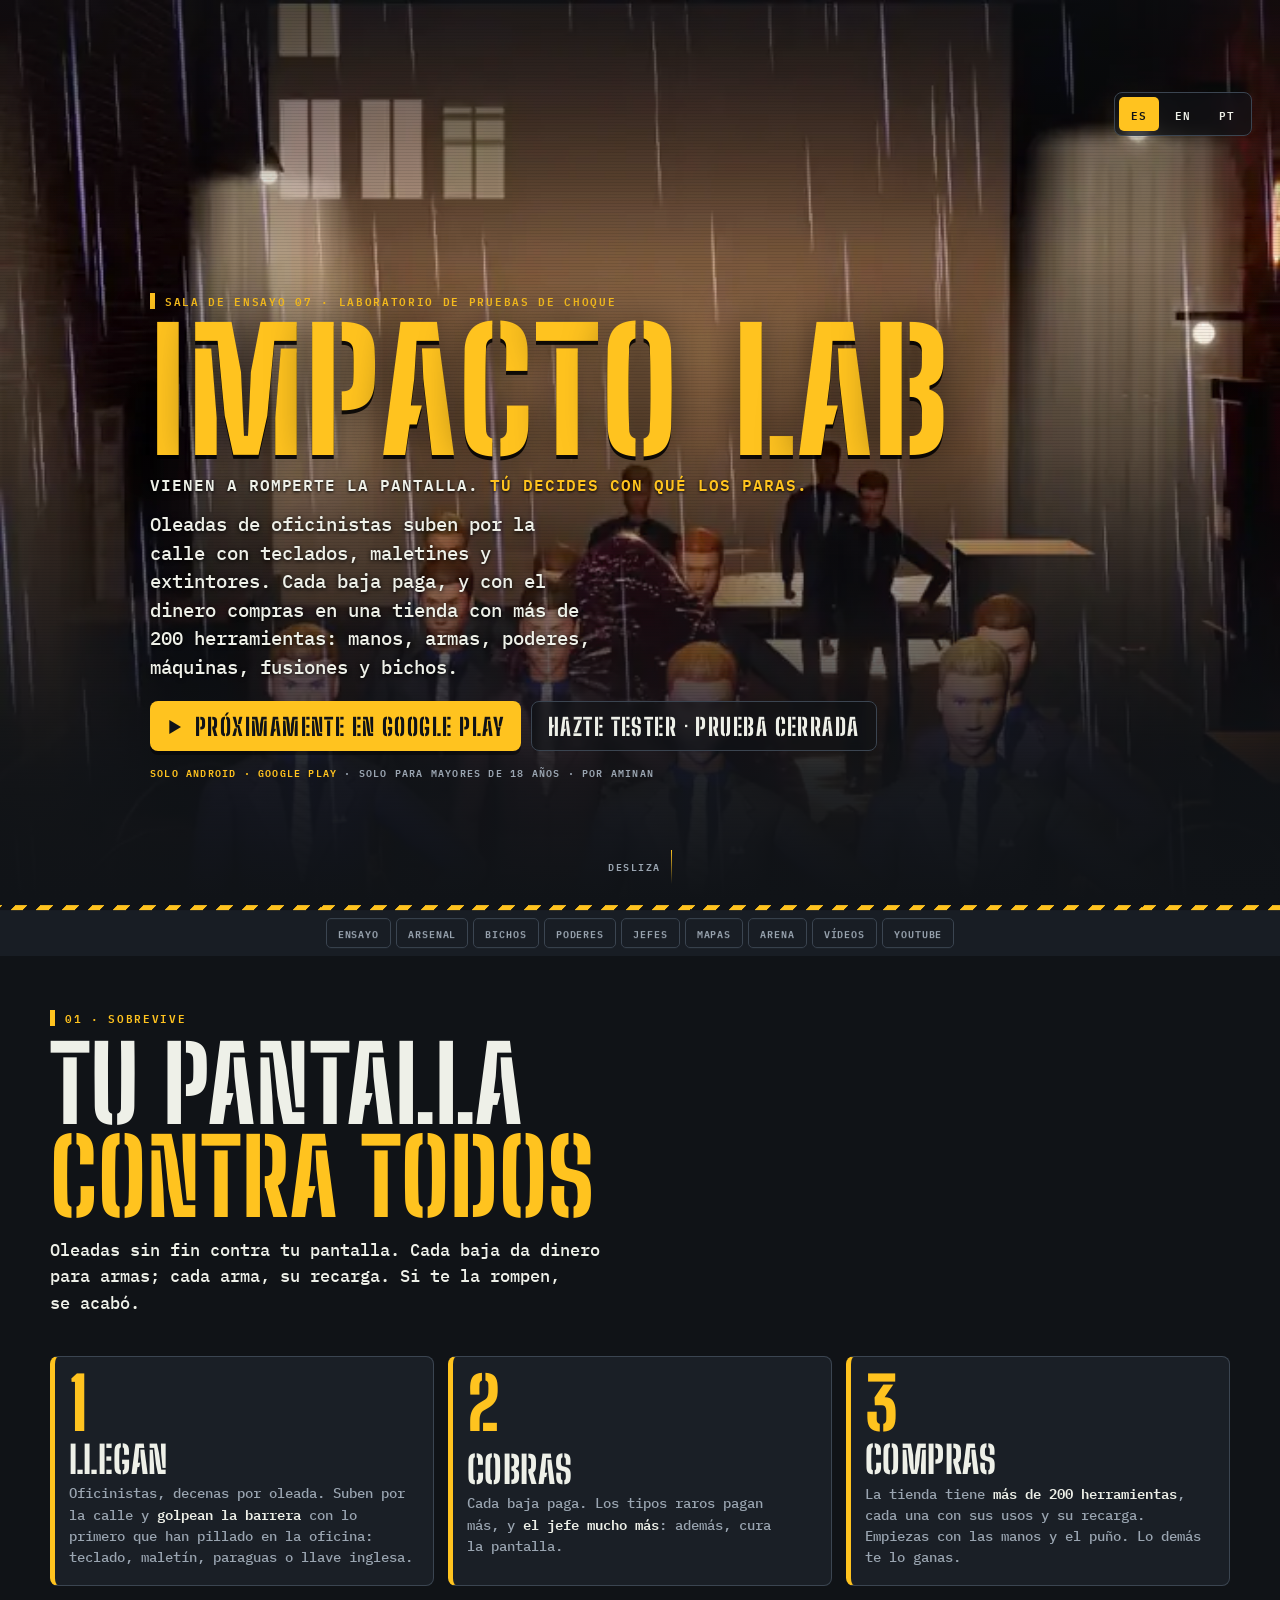
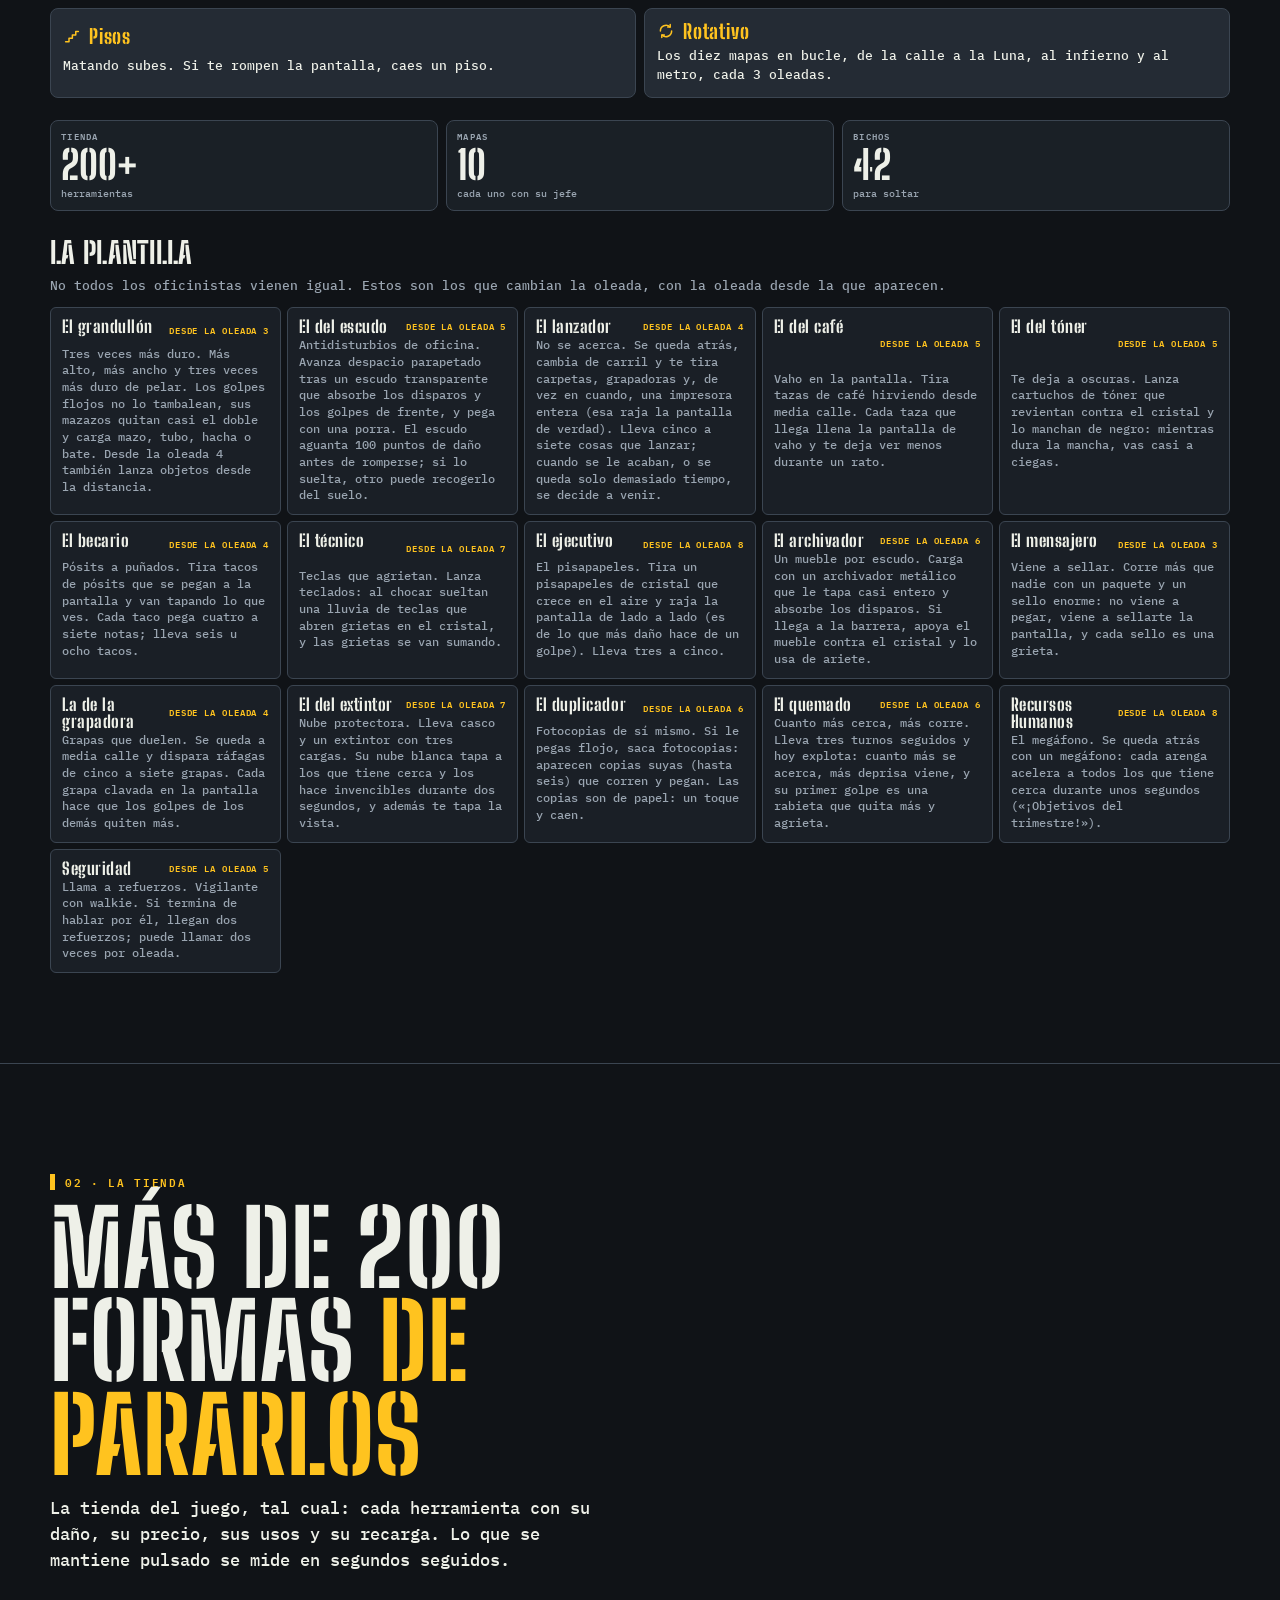
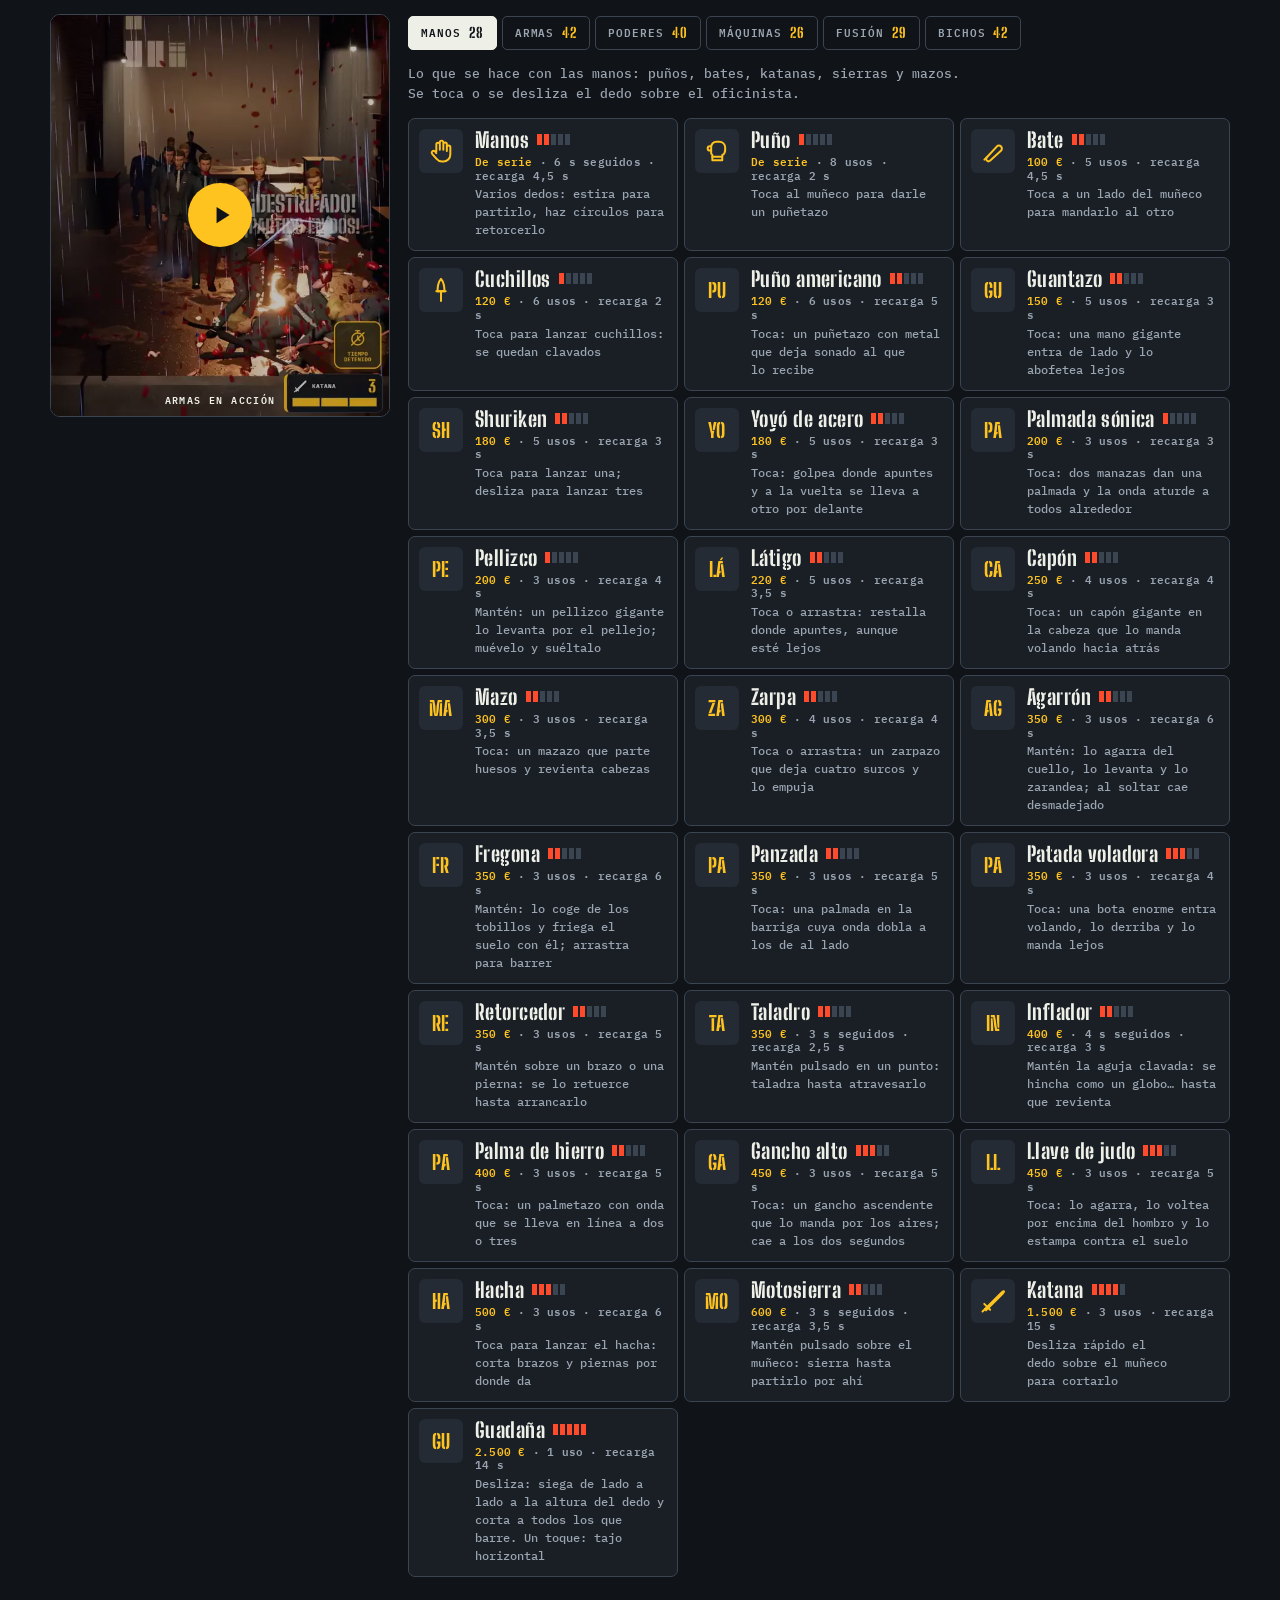
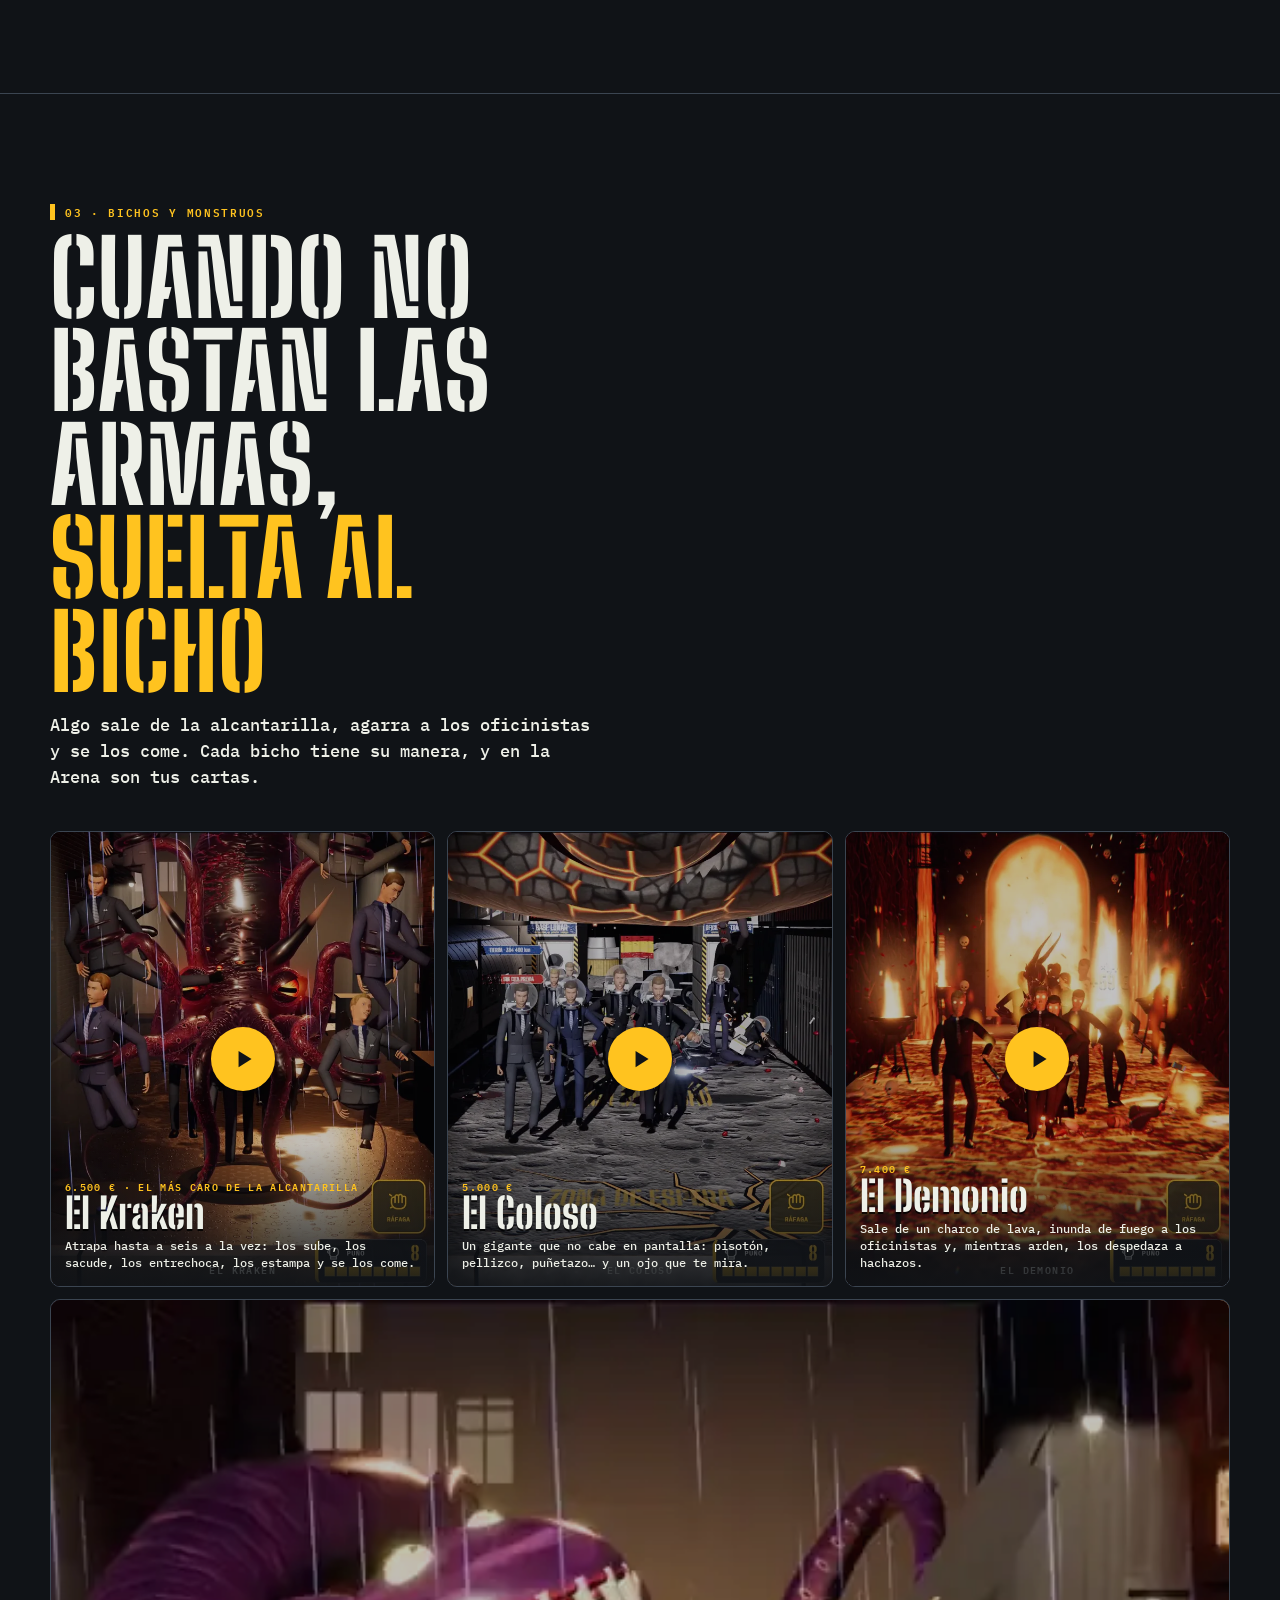
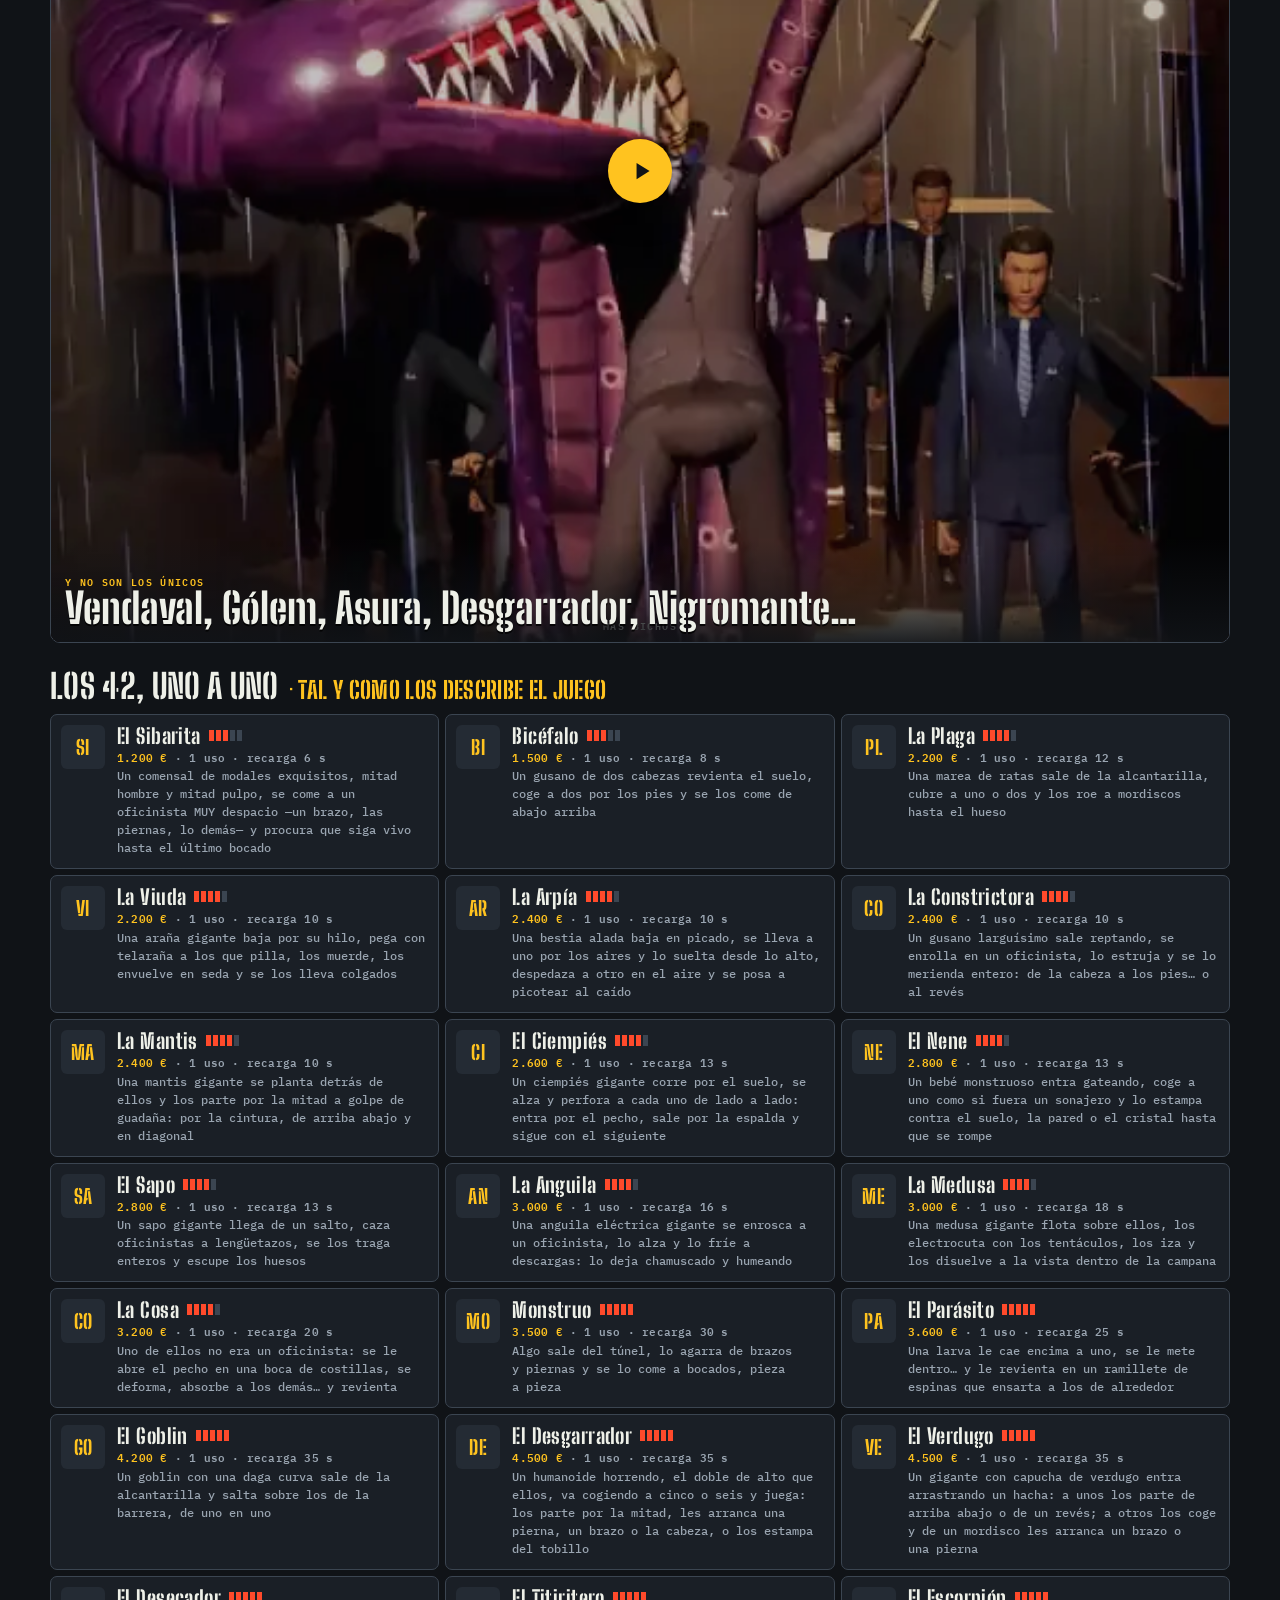
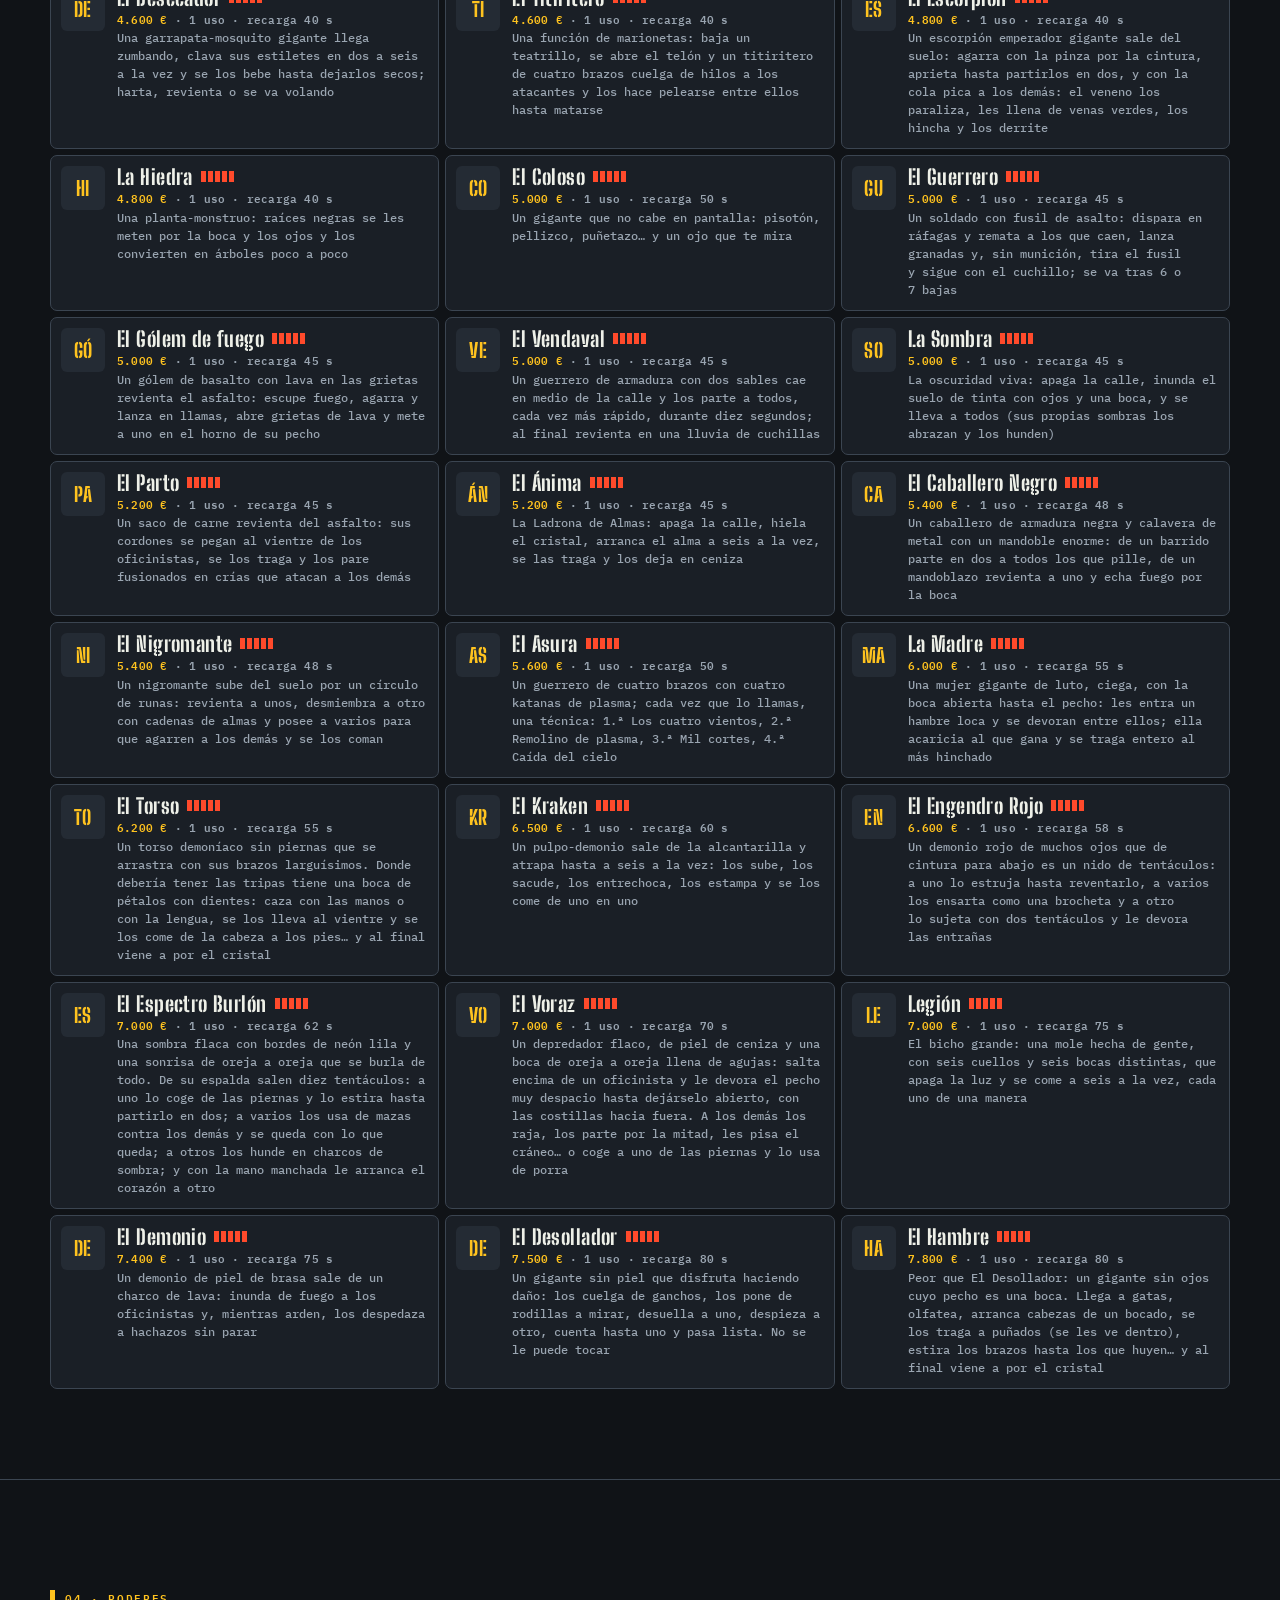
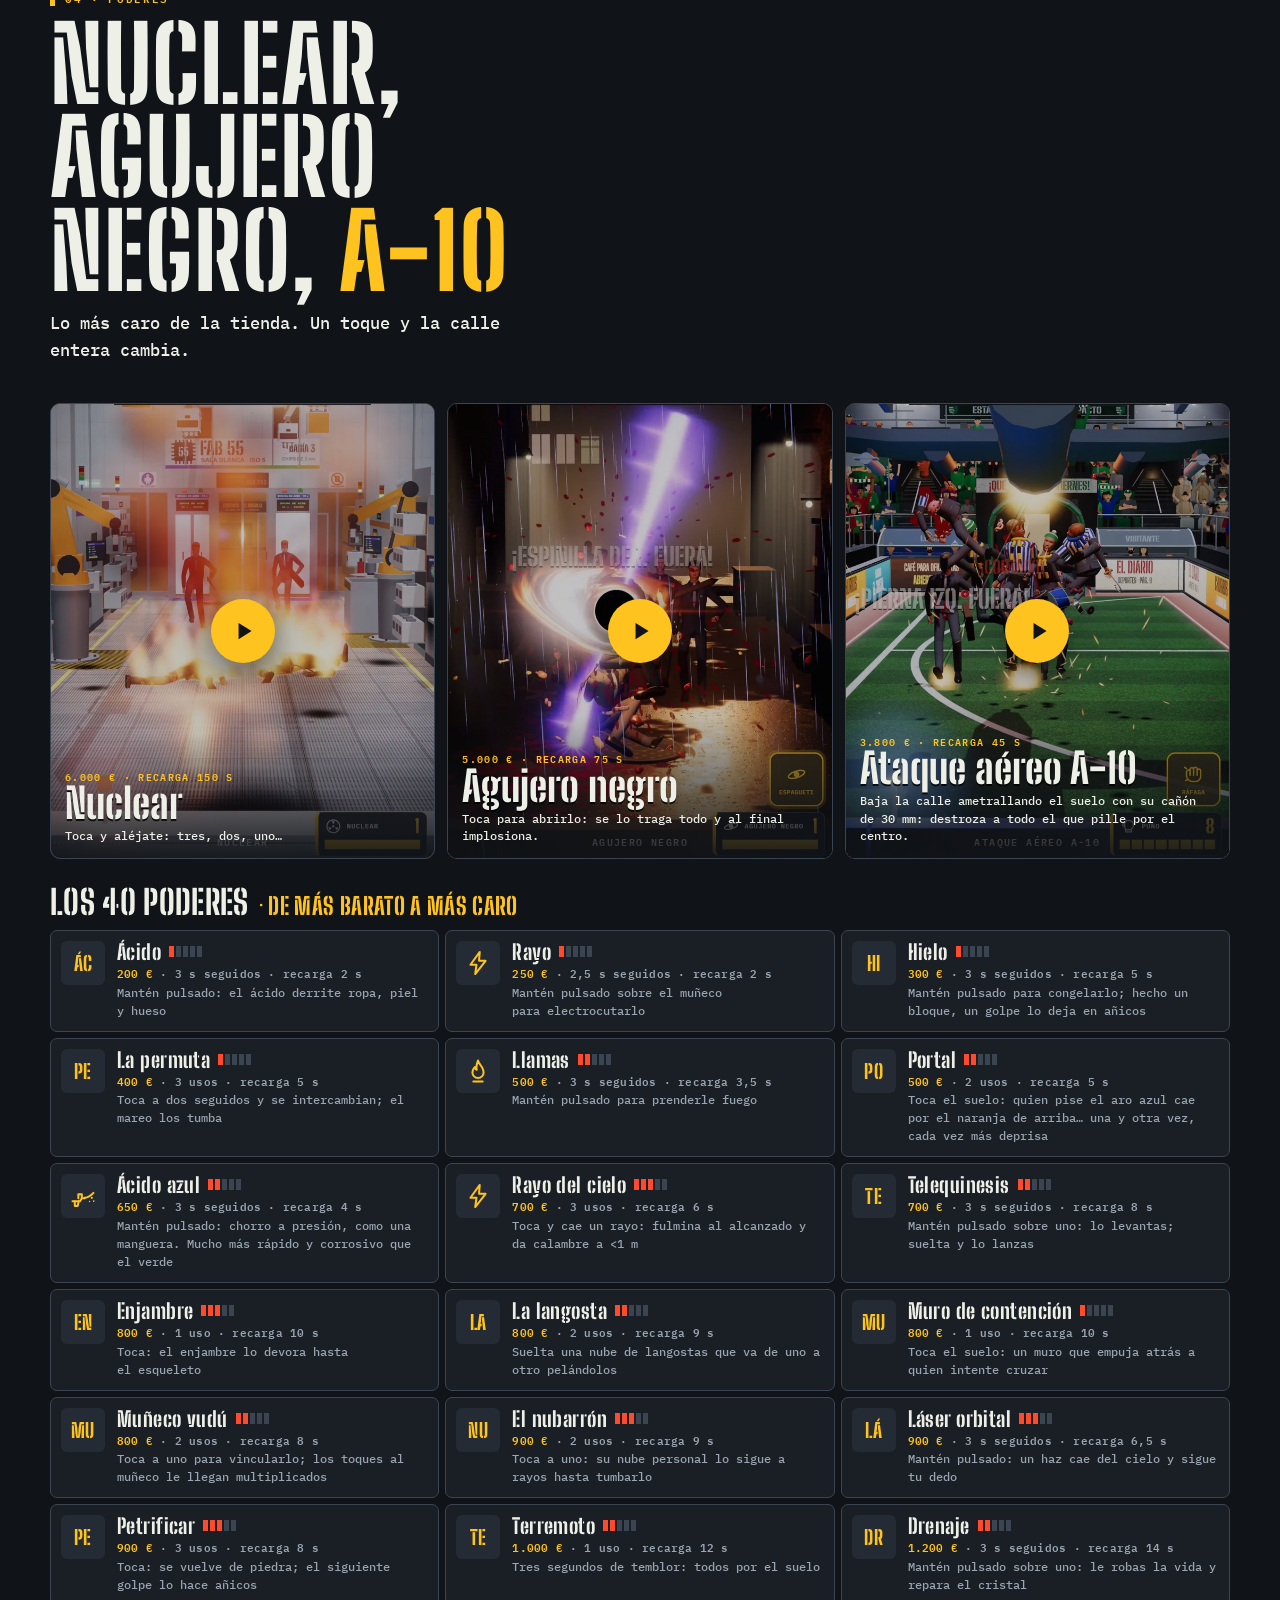
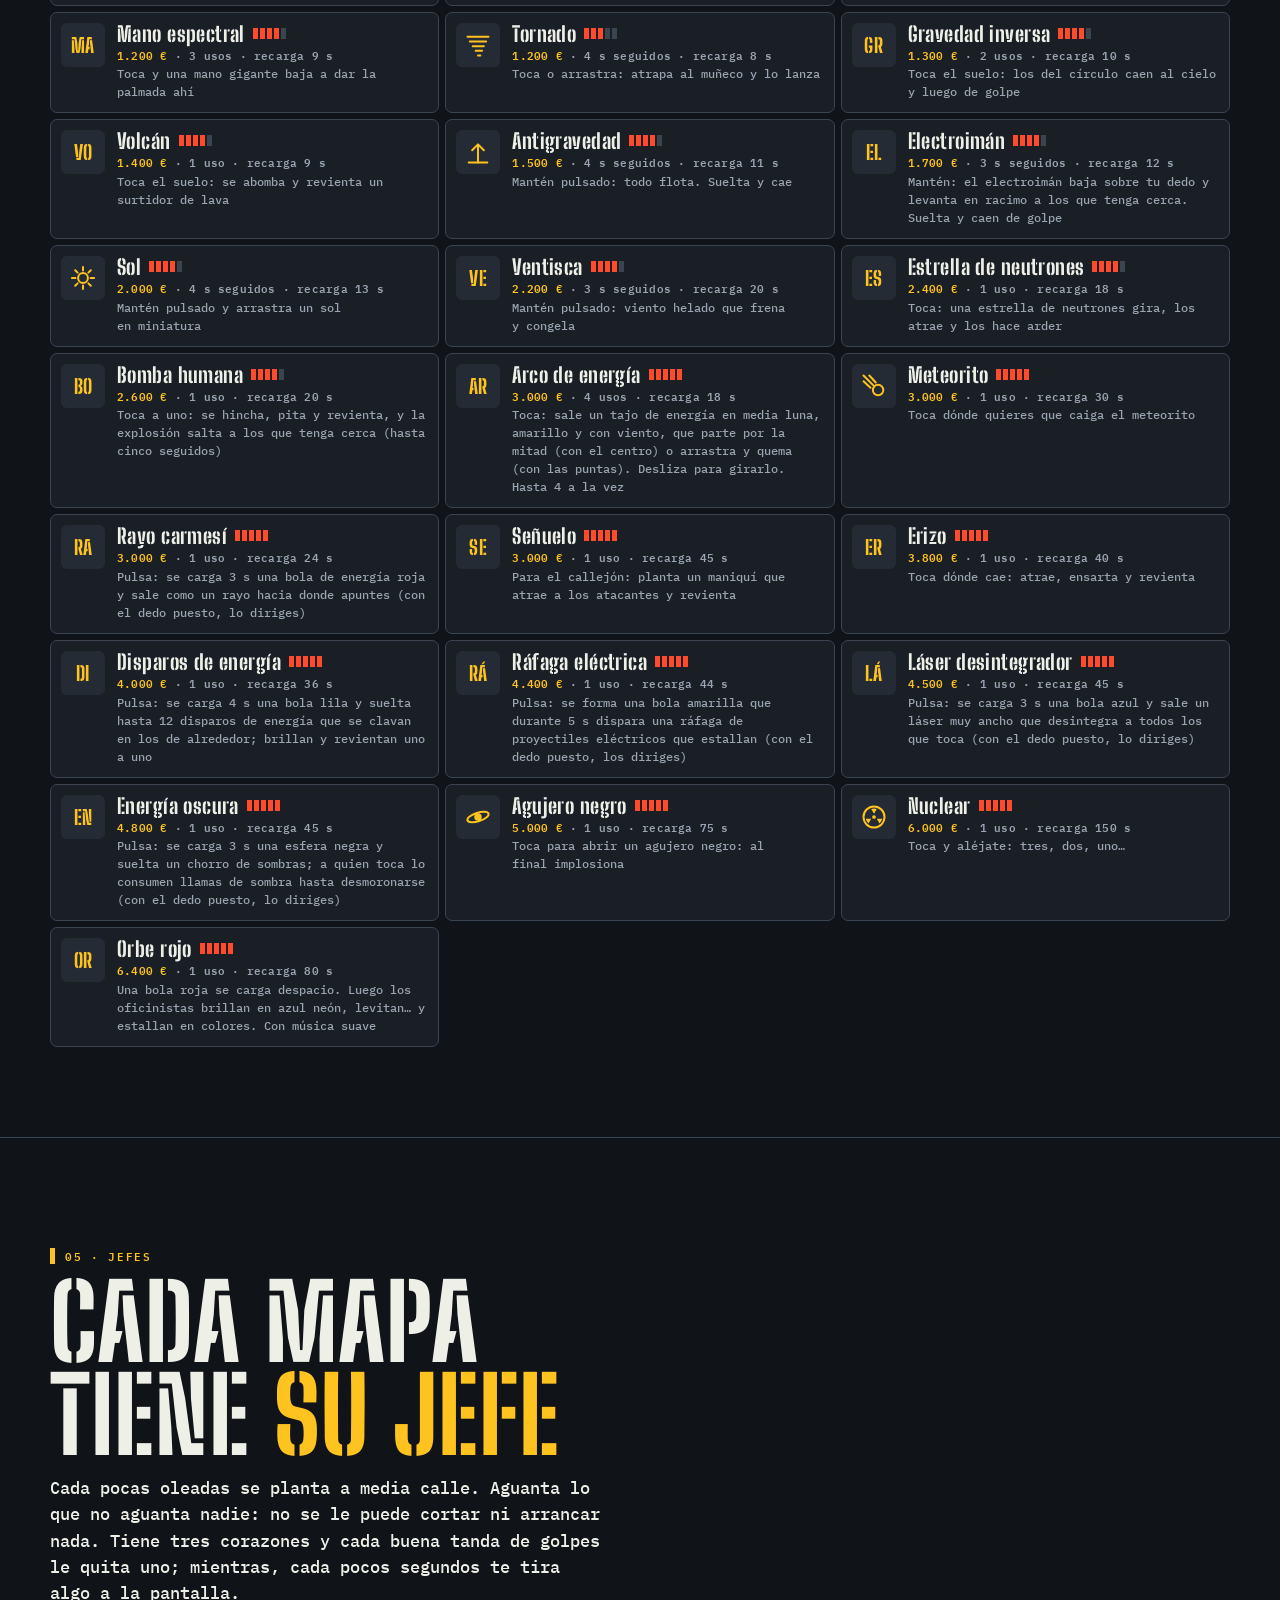
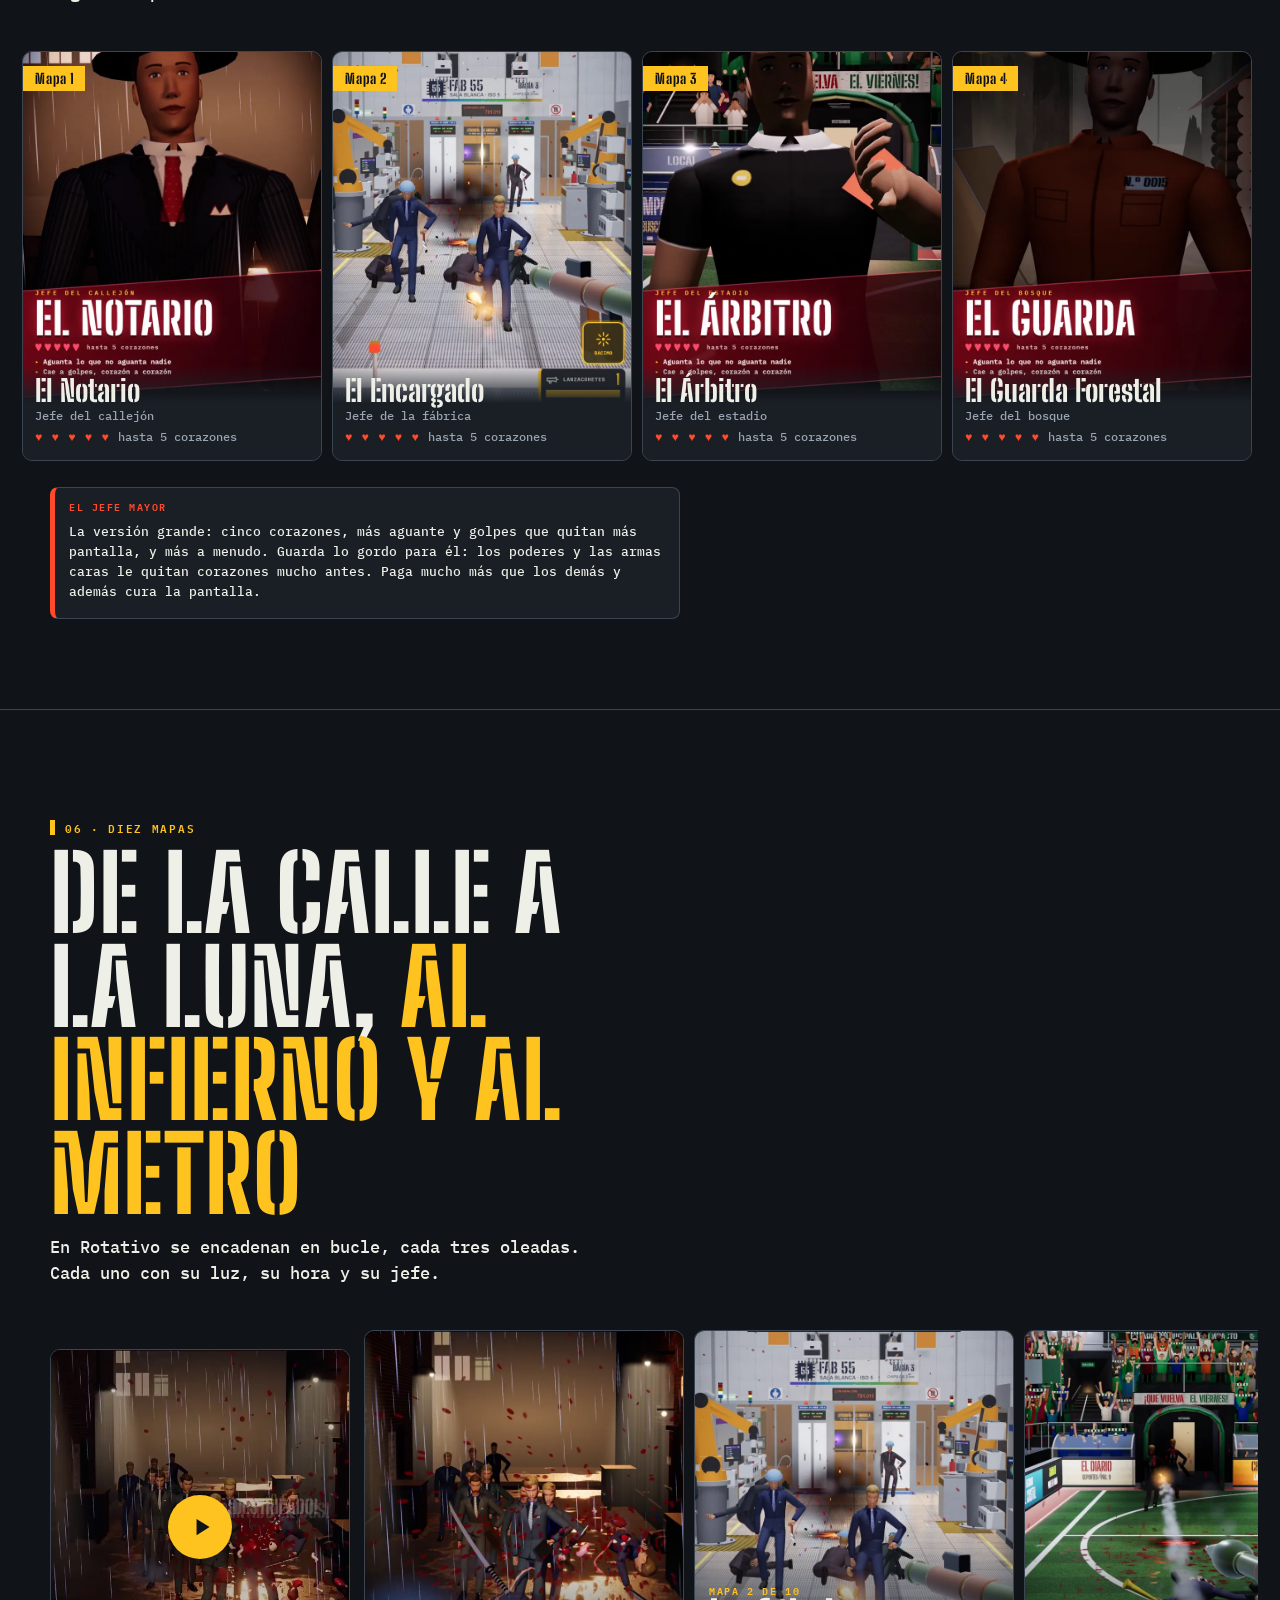
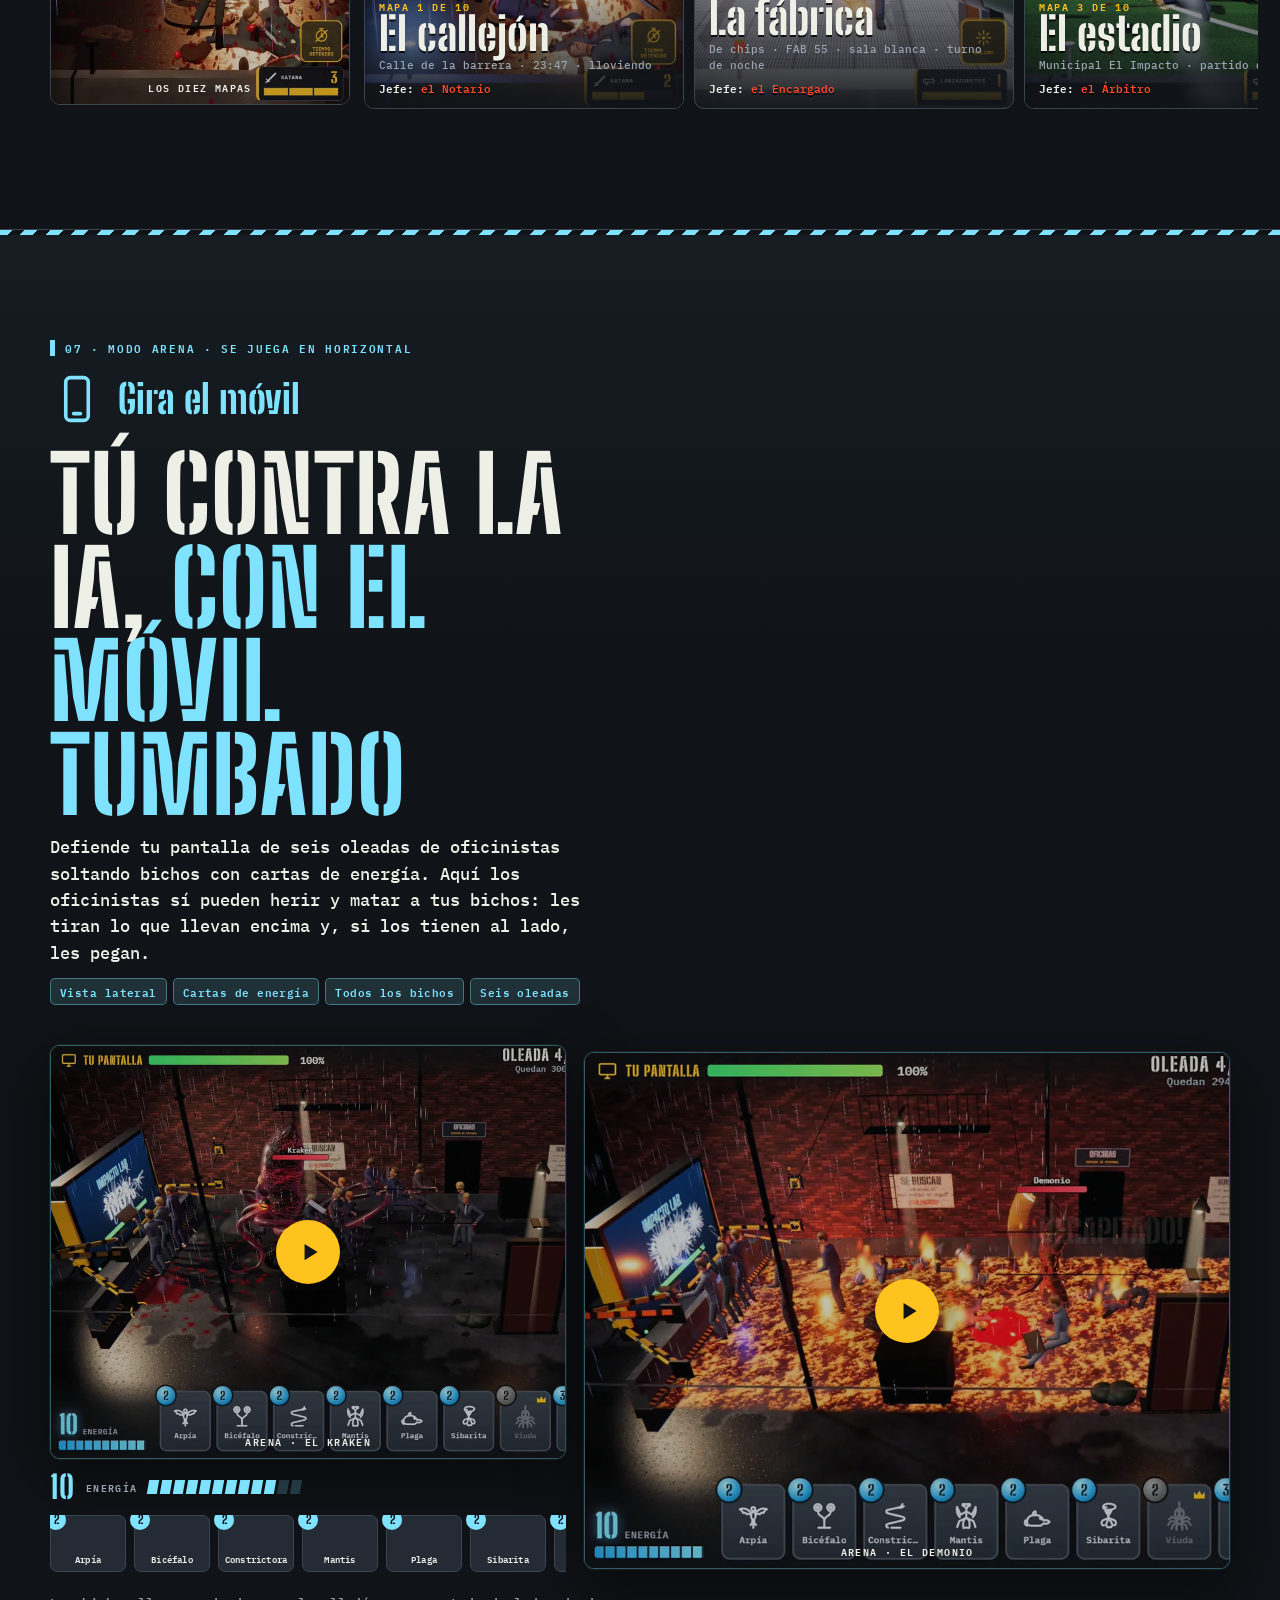
<file: index.html>
<!doctype html>
<html lang="es-ES" translate="no" class="notranslate">
<head>
<meta charset="utf-8">
<meta name="google" content="notranslate">
<script>document.documentElement.className+=" js";</script>
<meta name="viewport" content="width=device-width, initial-scale=1, viewport-fit=cover">
<title>Impacto Lab · Próximamente en Google Play</title>
<meta name="description" content="Juego de acción para Android: oleadas de oficinistas vienen a romperte la pantalla y tú tienes más de 200 herramientas para pararlos, del Kraken a la bomba nuclear. Diez mapas con jefe y modo Arena en horizontal. Próximamente en Google Play.">
<link rel="canonical" href="https://aminacomunicaciones-a11y.github.io/impacto-lab/">
<link rel="alternate" hreflang="es" href="https://aminacomunicaciones-a11y.github.io/impacto-lab/">
<link rel="alternate" hreflang="en" href="https://aminacomunicaciones-a11y.github.io/impacto-lab/en/">
<link rel="alternate" hreflang="pt-BR" href="https://aminacomunicaciones-a11y.github.io/impacto-lab/pt/">
<link rel="alternate" hreflang="x-default" href="https://aminacomunicaciones-a11y.github.io/impacto-lab/en/">
<meta name="author" content="Aminan">
<meta name="theme-color" content="#101317">
<meta name="robots" content="index, follow, max-image-preview:large">
<meta property="og:type" content="website">
<meta property="og:site_name" content="Impacto Lab">
<meta property="og:locale" content="es_ES">
<meta property="og:locale:alternate" content="en_US">
<meta property="og:locale:alternate" content="pt_BR">
<meta property="og:url" content="https://aminacomunicaciones-a11y.github.io/impacto-lab/">
<meta property="og:title" content="Impacto Lab · Próximamente en Google Play">
<meta property="og:description" content="Oleadas de oficinistas vienen a romperte la pantalla. Tú tienes más de 200 herramientas: armas, poderes, máquinas, fusiones y bichos como el Kraken, el Coloso o el Demonio.">
<meta property="og:image" content="https://aminacomunicaciones-a11y.github.io/impacto-lab/img/og.jpg">
<meta property="og:image:width" content="1200">
<meta property="og:image:height" content="630">
<meta property="og:image:alt" content="El Kraken agarrando oficinistas en el callejón, con el título Impacto Lab y el rótulo Próximamente en Google Play.">
<meta name="twitter:card" content="summary_large_image">
<meta name="twitter:title" content="Impacto Lab · Próximamente en Google Play">
<meta name="twitter:description" content="Oleadas de oficinistas vienen a romperte la pantalla. Tú tienes más de 200 herramientas para pararlos, del Kraken a la bomba nuclear.">
<meta name="twitter:image" content="https://aminacomunicaciones-a11y.github.io/impacto-lab/img/og.jpg">
<meta name="twitter:image:alt" content="El Kraken agarrando oficinistas en el callejón, con el título Impacto Lab.">
<link rel="icon" href="favicon.ico" sizes="16x16 32x32 48x48">
<link rel="icon" type="image/png" href="img/icon/icon-16.png" sizes="16x16">
<link rel="icon" type="image/png" href="img/icon/icon-32.png" sizes="32x32">
<link rel="icon" type="image/png" href="img/icon/icon-48.png" sizes="48x48">
<link rel="icon" type="image/png" href="img/icon/icon-96.png" sizes="96x96">
<link rel="icon" type="image/png" href="img/icon/icon-192.png" sizes="192x192">
<link rel="apple-touch-icon" href="img/icon/apple-touch-icon.png">
<link rel="manifest" href="site.webmanifest">
<link rel="preload" href="fonts/bsd-800.woff2" as="font" type="font/woff2" crossorigin>
<link rel="preload" href="fonts/plex-500.woff2" as="font" type="font/woff2" crossorigin>
<link rel="preload" href="img/poster_hero_kraken.webp" as="image" type="image/webp">
<link rel="stylesheet" href="css/style.css?v=20261106d">
<script type="application/ld+json">
{
  "@context": "https://schema.org",
  "@graph": [
    {
      "@type": "VideoGame",
      "@id": "https://aminacomunicaciones-a11y.github.io/impacto-lab/#juego",
      "name": "Impacto Lab",
      "url": "https://aminacomunicaciones-a11y.github.io/impacto-lab/",
      "image": "https://aminacomunicaciones-a11y.github.io/impacto-lab/img/og.jpg",
      "description": "Juego de acción para Android. Oleadas de oficinistas vienen a romperte la pantalla y tú tienes más de 200 herramientas para pararlos: manos, armas, poderes, máquinas, fusiones y bichos. Diez mapas, cada uno con su jefe, y modo Arena en horizontal.",
      "inLanguage": "es",
      "genre": ["Acción", "Supervivencia por oleadas"],
      "gamePlatform": "Android",
      "operatingSystem": "Android",
      "applicationCategory": "Game",
      "playMode": "SinglePlayer",
      "contentRating": "Solo para mayores de 18 años",
      "author": { "@id": "https://aminacomunicaciones-a11y.github.io/impacto-lab/#aminan" },
      "publisher": { "@id": "https://aminacomunicaciones-a11y.github.io/impacto-lab/#aminan" },
      "trailer": {
        "@type": "VideoObject",
        "name": "Impacto Lab · Armas y bichos",
        "description": "Minigun, katana y lanzacohetes contra oficinistas. Y cuando no bastan, sueltas al Kraken, al Coloso o al Demonio.",
        "thumbnailUrl": "https://aminacomunicaciones-a11y.github.io/impacto-lab/img/portada_01.webp",
        "contentUrl": "https://aminacomunicaciones-a11y.github.io/impacto-lab/video/video_01_armas_y_bichos.mp4",
        "uploadDate": "2026-11-05",
        "duration": "PT1M40S",
        "inLanguage": "es"
      }
    },
    {
      "@type": "Organization",
      "@id": "https://aminacomunicaciones-a11y.github.io/impacto-lab/#aminan",
      "name": "Aminan",
      "url": "https://aminacomunicaciones-a11y.github.io/impacto-lab/",
      "logo": "https://aminacomunicaciones-a11y.github.io/impacto-lab/img/icon/icon-512.png",
      "sameAs": ["https://www.tiktok.com/@caostotalneon"]
    },
    {
      "@type": "WebPage",
      "@id": "https://aminacomunicaciones-a11y.github.io/impacto-lab/#pagina",
      "url": "https://aminacomunicaciones-a11y.github.io/impacto-lab/",
      "name": "Impacto Lab · Próximamente en Google Play",
      "inLanguage": "es",
      "about": { "@id": "https://aminacomunicaciones-a11y.github.io/impacto-lab/#juego" }
    }
  ]
}
</script>
</head>
<body>

<noscript><style>#boot,#flash{display:none}</style></noscript>
<div id="boot" aria-hidden="true">
  <b>IMPACTO LAB</b>
  <span id="bootMsg">Preparando la sala de ensayo…</span>
  <div class="bar"><i></i></div>
  <button class="skip" id="bootSkip" type="button">Saltar</button>
</div>
<div id="flash" aria-hidden="true"></div>

<header id="hud" aria-label="Instrumentos">
  <div class="readouts">
    <div class="ro"><span class="ro-l">Oleada</span><span class="ro-v" id="roSec">01</span></div>
    <div class="ro"><span class="ro-l" id="roName">Portada</span><span class="ro-v" style="visibility:hidden;height:0">·</span></div>
    <div class="ro"><span class="ro-l">Armas</span><span class="ro-v"><span id="roArms" data-n="200">200</span><small>+ en la tienda</small></span></div>
  </div>
  <div class="hud-btns">
    <button class="hb" id="btnSound" type="button" aria-pressed="false" title="Sonido de los clips (apagado por defecto)">
      <svg viewBox="0 0 24 24" aria-hidden="true"><path d="M4 9.5h3.5L12 6v12l-4.5-3.5H4z"/><path d="M15.5 9a4.5 4.5 0 0 1 0 6M18 6.5a8 8 0 0 1 0 11"/></svg><span id="sndTxt">Sonido: no</span>
    </button>
  </div>
  <div class="integ" id="integ"><span class="integ-l">Pantalla</span><div class="integ-bar"><i id="integFill"></i></div><span id="integPct">100%</span></div>
</header>

<main>
<!-- ===================== PORTADA ===================== -->
<section id="hero" data-name="Portada" aria-labelledby="titulo">
  <nav class="langs" aria-label="Idioma"><a href="./" hreflang="es" lang="es" aria-current="page" title="Español">ES</a><a href="en/" hreflang="en" lang="en" title="English">EN</a><a href="pt/" hreflang="pt-BR" lang="pt-BR" title="Português (Brasil)">PT</a></nav>
  <div class="vid grain" data-src="video/hero_kraken.mp4" data-sound="1" data-label="El Kraken en el callejón">
    <img src="img/poster_hero_kraken.webp" width="720" height="853" alt="Fotograma del juego: el Kraken sale de la alcantarilla del callejón y agarra a varios oficinistas con los tentáculos mientras llueve." fetchpriority="high">
  </div>
  <div class="wrap hero-in">
    <p class="kicker">Sala de ensayo 07 · Laboratorio de pruebas de choque</p>
    <h1 id="titulo">IMPACTO LAB</h1>
    <p class="lema">Vienen a romperte la pantalla. <b>Tú decides con qué los paras.</b></p>
    <p class="lead">Oleadas de oficinistas suben por la calle con teclados, maletines y extintores. Cada baja paga, y con el dinero compras en una tienda con más de 200 herramientas: manos, armas, poderes, máquinas, fusiones y bichos.</p>
    <div class="ctas">
      <span class="cta"><svg viewBox="0 0 24 24" aria-hidden="true"><path d="M4 3.5v17l14-8.5z"/></svg>Próximamente en Google Play</span>
      <a class="cta ghost" href="tester/">Hazte tester · prueba cerrada</a>
    </div>
    <p class="fine"><strong>Solo Android · Google Play</strong> · Solo para mayores de 18 años · Por Aminan</p>
  </div>
  <div class="scrollhint" aria-hidden="true"><span>Desliza</span><i></i></div>
</section>

<!-- ===================== 01 · EL ENSAYO ===================== -->
<section id="ensayo" class="sec" data-name="El ensayo" aria-labelledby="h-ensayo">
  <div class="wrap">
    <div class="sec-head">
      <p class="kicker rv">01 · Sobrevive</p>
      <h2 id="h-ensayo" class="rv d1">Tu pantalla <em>contra todos</em></h2>
      <p class="sub rv d2">Oleadas sin fin contra tu pantalla. Cada baja da dinero para armas; cada arma, su recarga. Si te la rompen, se acabó.</p>
    </div>
    <div class="steps">
      <div class="step rv"><b>1</b><div><h3>Llegan</h3><p>Oficinistas, decenas por oleada. Suben por la calle y <strong>golpean la barrera</strong> con lo primero que han pillado en la oficina: teclado, maletín, paraguas o llave inglesa.</p></div></div>
      <div class="step rv d1"><b>2</b><div><h3>Cobras</h3><p>Cada baja paga. Los tipos raros pagan más, y <strong>el jefe mucho más</strong>: además, cura la pantalla.</p></div></div>
      <div class="step rv d2"><b>3</b><div><h3>Compras</h3><p>La tienda tiene <strong>más de 200 herramientas</strong>, cada una con sus usos y su recarga. Empiezas con las manos y el puño. Lo demás te lo ganas.</p></div></div>
    </div>
    <div class="variants rv">
      <div class="vb"><b><svg viewBox="0 0 24 24" aria-hidden="true"><path d="M3.5 19.5H8V15h4.5v-4.5H17V6h3.5"/></svg>Pisos</b><span>Matando subes. Si te rompen la pantalla, caes un piso.</span></div>
      <div class="vb"><b><svg viewBox="0 0 24 24" aria-hidden="true"><path d="M19.5 12a7.5 7.5 0 0 1-12.8 5.3M4.5 12a7.5 7.5 0 0 1 12.8-5.3"/><path d="M17.6 3.3v3.4h-3.4M6.4 20.7v-3.4h3.4"/></svg>Rotativo</b><span>Los diez mapas en bucle, de la calle a la Luna, al infierno y al metro, cada 3 oleadas.</span></div>
    </div>
    <div class="facts rv">
      <div class="fact"><small>Tienda</small><b>200+</b><i>herramientas</i></div>
      <div class="fact"><small>Mapas</small><b>10</b><i>cada uno con su jefe</i></div>
      <div class="fact"><small>Bichos</small><b>42</b><i>para soltar</i></div>
    </div>
    <div class="plantilla rv">
      <h3>La plantilla</h3>
      <p class="note" style="margin-bottom:12px">No todos los oficinistas vienen igual. Estos son los que cambian la oleada, con la oleada desde la que aparecen.</p>
      <div class="roster"><div class="emp"><b>El grandullón</b><small>desde la oleada 3</small><span>Tres veces más duro. Más alto, más ancho y tres veces más duro de pelar. Los golpes flojos no lo tambalean, sus mazazos quitan casi el doble y carga mazo, tubo, hacha o bate. Desde la oleada 4 también lanza objetos desde la distancia.</span></div><div class="emp"><b>El del escudo</b><small>desde la oleada 5</small><span>Antidisturbios de oficina. Avanza despacio parapetado tras un escudo transparente que absorbe los disparos y los golpes de frente, y pega con una porra. El escudo aguanta 100 puntos de daño antes de romperse; si lo suelta, otro puede recogerlo del suelo.</span></div><div class="emp"><b>El lanzador</b><small>desde la oleada 4</small><span>No se acerca. Se queda atrás, cambia de carril y te tira carpetas, grapadoras y, de vez en cuando, una impresora entera (esa raja la pantalla de verdad). Lleva cinco a siete cosas que lanzar; cuando se le acaban, o se queda solo demasiado tiempo, se decide a venir.</span></div><div class="emp"><b>El del café</b><small>desde la oleada 5</small><span>Vaho en la pantalla. Tira tazas de café hirviendo desde media calle. Cada taza que llega llena la pantalla de vaho y te deja ver menos durante un rato.</span></div><div class="emp"><b>El del tóner</b><small>desde la oleada 5</small><span>Te deja a oscuras. Lanza cartuchos de tóner que revientan contra el cristal y lo manchan de negro: mientras dura la mancha, vas casi a ciegas.</span></div><div class="emp"><b>El becario</b><small>desde la oleada 4</small><span>Pósits a puñados. Tira tacos de pósits que se pegan a la pantalla y van tapando lo que ves. Cada taco pega cuatro a siete notas; lleva seis u ocho tacos.</span></div><div class="emp"><b>El técnico</b><small>desde la oleada 7</small><span>Teclas que agrietan. Lanza teclados: al chocar sueltan una lluvia de teclas que abren grietas en el cristal, y las grietas se van sumando.</span></div><div class="emp"><b>El ejecutivo</b><small>desde la oleada 8</small><span>El pisapapeles. Tira un pisapapeles de cristal que crece en el aire y raja la pantalla de lado a lado (es de lo que más daño hace de un golpe). Lleva tres a cinco.</span></div><div class="emp"><b>El archivador</b><small>desde la oleada 6</small><span>Un mueble por escudo. Carga con un archivador metálico que le tapa casi entero y absorbe los disparos. Si llega a la barrera, apoya el mueble contra el cristal y lo usa de ariete.</span></div><div class="emp"><b>El mensajero</b><small>desde la oleada 3</small><span>Viene a sellar. Corre más que nadie con un paquete y un sello enorme: no viene a pegar, viene a sellarte la pantalla, y cada sello es una grieta.</span></div><div class="emp"><b>La de la grapadora</b><small>desde la oleada 4</small><span>Grapas que duelen. Se queda a media calle y dispara ráfagas de cinco a siete grapas. Cada grapa clavada en la pantalla hace que los golpes de los demás quiten más.</span></div><div class="emp"><b>El del extintor</b><small>desde la oleada 7</small><span>Nube protectora. Lleva casco y un extintor con tres cargas. Su nube blanca tapa a los que tiene cerca y los hace invencibles durante dos segundos, y además te tapa la vista.</span></div><div class="emp"><b>El duplicador</b><small>desde la oleada 6</small><span>Fotocopias de sí mismo. Si le pegas flojo, saca fotocopias: aparecen copias suyas (hasta seis) que corren y pegan. Las copias son de papel: un toque y caen.</span></div><div class="emp"><b>El quemado</b><small>desde la oleada 6</small><span>Cuanto más cerca, más corre. Lleva tres turnos seguidos y hoy explota: cuanto más se acerca, más deprisa viene, y su primer golpe es una rabieta que quita más y agrieta.</span></div><div class="emp"><b>Recursos Humanos</b><small>desde la oleada 8</small><span>El megáfono. Se queda atrás con un megáfono: cada arenga acelera a todos los que tiene cerca durante unos segundos («¡Objetivos del trimestre!»).</span></div><div class="emp"><b>Seguridad</b><small>desde la oleada 5</small><span>Llama a refuerzos. Vigilante con walkie. Si termina de hablar por él, llegan dos refuerzos; puede llamar dos veces por oleada.</span></div></div>
    </div>
  </div>
</section>

<!-- ===================== 02 · ARSENAL ===================== -->
<section id="arsenal" class="sec" data-name="El arsenal" aria-labelledby="h-arsenal">
  <div class="wrap">
    <div class="sec-head">
      <p class="kicker rv">02 · La tienda</p>
      <h2 id="h-arsenal" class="rv d1">Más de 200 formas <em>de pararlos</em></h2>
      <p class="sub rv d2">La tienda del juego, tal cual: cada herramienta con su daño, su precio, sus usos y su recarga. Lo que se mantiene pulsado se mide en segundos seguidos.</p>
    </div>
    <div class="arsenal-top">
      <div class="vid rv" data-src="video/montage_armas.mp4" data-label="Armas en acción">
        <img src="img/poster_montage_armas.webp" width="540" height="640" loading="lazy" alt="Katana, granada de racimo, cañón de riel, lanzacohetes, llamas, francotirador, láser, Browning M2, napalm, láser desintegrador, rayo carmesí y tornado ígneo en acción.">
      </div>
      <div>
        <div class="tabs rv" role="tablist" aria-label="Tipos de herramienta"><button class="tab" role="tab" id="tab-manos" aria-selected="true" aria-controls="panel-manos" type="button">Manos<em>28</em></button><button class="tab" role="tab" id="tab-armas" aria-selected="false" aria-controls="panel-armas" type="button">Armas<em>42</em></button><button class="tab" role="tab" id="tab-poderes" aria-selected="false" aria-controls="panel-poderes" type="button">Poderes<em>40</em></button><button class="tab" role="tab" id="tab-maquinas" aria-selected="false" aria-controls="panel-maquinas" type="button">Máquinas<em>26</em></button><button class="tab" role="tab" id="tab-fusion" aria-selected="false" aria-controls="panel-fusion" type="button">Fusión<em>29</em></button><button class="tab" role="tab" id="tab-monstruos" aria-selected="false" aria-controls="panel-monstruos" type="button">Bichos<em>42</em></button></div>
        <div class="panel on" id="panel-manos" role="tabpanel" aria-labelledby="tab-manos"><h3 class="sr">Manos</h3><p>Lo que se hace con las manos: puños, bates, katanas, sierras y mazos. Se toca o se desliza el dedo sobre el oficinista.</p><ul class="tools"><li class="tool"><span class="ic" aria-hidden="true"><svg viewBox="0 0 24 24"><path d="M8 12.5V6.4a1.5 1.5 0 0 1 3 0V11m0-5.6V4.6a1.5 1.5 0 0 1 3 0V11m0-4.8a1.5 1.5 0 0 1 3 0V12m0-3.3a1.5 1.5 0 0 1 3 0V15a6 6 0 0 1-6 6h-1.2a6 6 0 0 1-4.6-2.2l-3.8-4.4a1.6 1.6 0 0 1 2.4-2.1L8 13.8"/></svg></span><h4>Manos<span class="dmg" role="img" title="Daño 2 de 5" aria-label="Daño 2 de 5" style="--d:2"></span></h4><span class="meta"><b>De serie</b> · 6 s seguidos · recarga 4,5 s</span><p>Varios dedos: estira para partirlo, haz círculos para retorcerlo</p></li><li class="tool"><span class="ic" aria-hidden="true"><svg viewBox="0 0 24 24"><path d="M7 14V8.5A4.5 4.5 0 0 1 11.5 4H14a5 5 0 0 1 5 5v2.4a4.6 4.6 0 0 1-2.5 4.1V17H8v-1.5A3 3 0 0 1 7 14z"/><path d="M8 17v3h8.5v-3"/><path d="M7 11.6H5.800a1.800 1.800 0 0 1 0-3.600H7"/></svg></span><h4>Puño<span class="dmg" role="img" title="Daño 1 de 5" aria-label="Daño 1 de 5" style="--d:1"></span></h4><span class="meta"><b>De serie</b> · 8 usos · recarga 2 s</span><p>Toca al muñeco para darle un puñetazo</p></li><li class="tool"><span class="ic" aria-hidden="true"><svg viewBox="0 0 24 24"><path d="M4.600 19.400l1.900-1.900"/><path d="M6.600 17.600l8.600-9.400a2.600 2.600 0 0 1 3.700-.1 2.600 2.600 0 0 1-.1 3.700l-9.400 8.600a2 2 0 0 1-2.800-2.800z"/></svg></span><h4>Bate<span class="dmg" role="img" title="Daño 2 de 5" aria-label="Daño 2 de 5" style="--d:2"></span></h4><span class="meta"><b>100 €</b> · 5 usos · recarga 4,5 s</span><p>Toca a un lado del muñeco para mandarlo al otro</p></li><li class="tool"><span class="ic" aria-hidden="true"><svg viewBox="0 0 24 24"><path d="M12 2.500c2.200 2.600 3 6.200 3 10.500H9c0-4.300.8-7.900 3-10.500z"/><path d="M8 13h8M12 13v8.500"/></svg></span><h4>Cuchillos<span class="dmg" role="img" title="Daño 1 de 5" aria-label="Daño 1 de 5" style="--d:1"></span></h4><span class="meta"><b>120 €</b> · 6 usos · recarga 2 s</span><p>Toca para lanzar cuchillos: se quedan clavados</p></li><li class="tool"><span class="ic txt" aria-hidden="true">PU</span><h4>Puño americano<span class="dmg" role="img" title="Daño 2 de 5" aria-label="Daño 2 de 5" style="--d:2"></span></h4><span class="meta"><b>120 €</b> · 6 usos · recarga 5 s</span><p>Toca: un puñetazo con metal que deja sonado al que lo recibe</p></li><li class="tool"><span class="ic txt" aria-hidden="true">GU</span><h4>Guantazo<span class="dmg" role="img" title="Daño 2 de 5" aria-label="Daño 2 de 5" style="--d:2"></span></h4><span class="meta"><b>150 €</b> · 5 usos · recarga 3 s</span><p>Toca: una mano gigante entra de lado y lo abofetea lejos</p></li><li class="tool"><span class="ic txt" aria-hidden="true">SH</span><h4>Shuriken<span class="dmg" role="img" title="Daño 2 de 5" aria-label="Daño 2 de 5" style="--d:2"></span></h4><span class="meta"><b>180 €</b> · 5 usos · recarga 3 s</span><p>Toca para lanzar una; desliza para lanzar tres</p></li><li class="tool"><span class="ic txt" aria-hidden="true">YO</span><h4>Yoyó de acero<span class="dmg" role="img" title="Daño 2 de 5" aria-label="Daño 2 de 5" style="--d:2"></span></h4><span class="meta"><b>180 €</b> · 5 usos · recarga 3 s</span><p>Toca: golpea donde apuntes y a la vuelta se lleva a otro por delante</p></li><li class="tool"><span class="ic txt" aria-hidden="true">PA</span><h4>Palmada sónica<span class="dmg" role="img" title="Daño 1 de 5" aria-label="Daño 1 de 5" style="--d:1"></span></h4><span class="meta"><b>200 €</b> · 3 usos · recarga 3 s</span><p>Toca: dos manazas dan una palmada y la onda aturde a todos alrededor</p></li><li class="tool"><span class="ic txt" aria-hidden="true">PE</span><h4>Pellizco<span class="dmg" role="img" title="Daño 1 de 5" aria-label="Daño 1 de 5" style="--d:1"></span></h4><span class="meta"><b>200 €</b> · 3 usos · recarga 4 s</span><p>Mantén: un pellizco gigante lo levanta por el pellejo; muévelo y suéltalo</p></li><li class="tool"><span class="ic txt" aria-hidden="true">LÁ</span><h4>Látigo<span class="dmg" role="img" title="Daño 2 de 5" aria-label="Daño 2 de 5" style="--d:2"></span></h4><span class="meta"><b>220 €</b> · 5 usos · recarga 3,5 s</span><p>Toca o arrastra: restalla donde apuntes, aunque esté lejos</p></li><li class="tool"><span class="ic txt" aria-hidden="true">CA</span><h4>Capón<span class="dmg" role="img" title="Daño 2 de 5" aria-label="Daño 2 de 5" style="--d:2"></span></h4><span class="meta"><b>250 €</b> · 4 usos · recarga 4 s</span><p>Toca: un capón gigante en la cabeza que lo manda volando hacia atrás</p></li><li class="tool"><span class="ic txt" aria-hidden="true">MA</span><h4>Mazo<span class="dmg" role="img" title="Daño 2 de 5" aria-label="Daño 2 de 5" style="--d:2"></span></h4><span class="meta"><b>300 €</b> · 3 usos · recarga 3,5 s</span><p>Toca: un mazazo que parte huesos y revienta cabezas</p></li><li class="tool"><span class="ic txt" aria-hidden="true">ZA</span><h4>Zarpa<span class="dmg" role="img" title="Daño 2 de 5" aria-label="Daño 2 de 5" style="--d:2"></span></h4><span class="meta"><b>300 €</b> · 4 usos · recarga 4 s</span><p>Toca o arrastra: un zarpazo que deja cuatro surcos y lo empuja</p></li><li class="tool"><span class="ic txt" aria-hidden="true">AG</span><h4>Agarrón<span class="dmg" role="img" title="Daño 2 de 5" aria-label="Daño 2 de 5" style="--d:2"></span></h4><span class="meta"><b>350 €</b> · 3 usos · recarga 6 s</span><p>Mantén: lo agarra del cuello, lo levanta y lo zarandea; al soltar cae desmadejado</p></li><li class="tool"><span class="ic txt" aria-hidden="true">FR</span><h4>Fregona<span class="dmg" role="img" title="Daño 2 de 5" aria-label="Daño 2 de 5" style="--d:2"></span></h4><span class="meta"><b>350 €</b> · 3 usos · recarga 6 s</span><p>Mantén: lo coge de los tobillos y friega el suelo con él; arrastra para barrer</p></li><li class="tool"><span class="ic txt" aria-hidden="true">PA</span><h4>Panzada<span class="dmg" role="img" title="Daño 2 de 5" aria-label="Daño 2 de 5" style="--d:2"></span></h4><span class="meta"><b>350 €</b> · 3 usos · recarga 5 s</span><p>Toca: una palmada en la barriga cuya onda dobla a los de al lado</p></li><li class="tool"><span class="ic txt" aria-hidden="true">PA</span><h4>Patada voladora<span class="dmg" role="img" title="Daño 3 de 5" aria-label="Daño 3 de 5" style="--d:3"></span></h4><span class="meta"><b>350 €</b> · 3 usos · recarga 4 s</span><p>Toca: una bota enorme entra volando, lo derriba y lo manda lejos</p></li><li class="tool"><span class="ic txt" aria-hidden="true">RE</span><h4>Retorcedor<span class="dmg" role="img" title="Daño 2 de 5" aria-label="Daño 2 de 5" style="--d:2"></span></h4><span class="meta"><b>350 €</b> · 3 usos · recarga 5 s</span><p>Mantén sobre un brazo o una pierna: se lo retuerce hasta arrancarlo</p></li><li class="tool"><span class="ic txt" aria-hidden="true">TA</span><h4>Taladro<span class="dmg" role="img" title="Daño 2 de 5" aria-label="Daño 2 de 5" style="--d:2"></span></h4><span class="meta"><b>350 €</b> · 3 s seguidos · recarga 2,5 s</span><p>Mantén pulsado en un punto: taladra hasta atravesarlo</p></li><li class="tool"><span class="ic txt" aria-hidden="true">IN</span><h4>Inflador<span class="dmg" role="img" title="Daño 2 de 5" aria-label="Daño 2 de 5" style="--d:2"></span></h4><span class="meta"><b>400 €</b> · 4 s seguidos · recarga 3 s</span><p>Mantén la aguja clavada: se hincha como un globo… hasta que revienta</p></li><li class="tool"><span class="ic txt" aria-hidden="true">PA</span><h4>Palma de hierro<span class="dmg" role="img" title="Daño 2 de 5" aria-label="Daño 2 de 5" style="--d:2"></span></h4><span class="meta"><b>400 €</b> · 3 usos · recarga 5 s</span><p>Toca: un palmetazo con onda que se lleva en línea a dos o tres</p></li><li class="tool"><span class="ic txt" aria-hidden="true">GA</span><h4>Gancho alto<span class="dmg" role="img" title="Daño 3 de 5" aria-label="Daño 3 de 5" style="--d:3"></span></h4><span class="meta"><b>450 €</b> · 3 usos · recarga 5 s</span><p>Toca: un gancho ascendente que lo manda por los aires; cae a los dos segundos</p></li><li class="tool"><span class="ic txt" aria-hidden="true">LL</span><h4>Llave de judo<span class="dmg" role="img" title="Daño 3 de 5" aria-label="Daño 3 de 5" style="--d:3"></span></h4><span class="meta"><b>450 €</b> · 3 usos · recarga 5 s</span><p>Toca: lo agarra, lo voltea por encima del hombro y lo estampa contra el suelo</p></li><li class="tool"><span class="ic txt" aria-hidden="true">HA</span><h4>Hacha<span class="dmg" role="img" title="Daño 3 de 5" aria-label="Daño 3 de 5" style="--d:3"></span></h4><span class="meta"><b>500 €</b> · 3 usos · recarga 6 s</span><p>Toca para lanzar el hacha: corta brazos y piernas por donde da</p></li><li class="tool"><span class="ic txt" aria-hidden="true">MO</span><h4>Motosierra<span class="dmg" role="img" title="Daño 2 de 5" aria-label="Daño 2 de 5" style="--d:2"></span></h4><span class="meta"><b>600 €</b> · 3 s seguidos · recarga 3,5 s</span><p>Mantén pulsado sobre el muñeco: sierra hasta partirlo por ahí</p></li><li class="tool"><span class="ic" aria-hidden="true"><svg viewBox="0 0 24 24"><path d="M5 19L19 5c1.300-1.300 2.200-1.600 2.400-1.400.2.200-.1 1.100-1.400 2.400L6 20z"/><path d="M4.500 14.500l5 5M3 21l2.500-2.500"/></svg></span><h4>Katana<span class="dmg" role="img" title="Daño 4 de 5" aria-label="Daño 4 de 5" style="--d:4"></span></h4><span class="meta"><b>1.500 €</b> · 3 usos · recarga 15 s</span><p>Desliza rápido el dedo sobre el muñeco para cortarlo</p></li><li class="tool"><span class="ic txt" aria-hidden="true">GU</span><h4>Guadaña<span class="dmg" role="img" title="Daño 5 de 5" aria-label="Daño 5 de 5" style="--d:5"></span></h4><span class="meta"><b>2.500 €</b> · 1 uso · recarga 14 s</span><p>Desliza: siega de lado a lado a la altura del dedo y corta a todos los que barre. Un toque: tajo horizontal</p></li></ul></div><div class="panel" id="panel-armas" role="tabpanel" aria-labelledby="tab-armas"><h3 class="sr">Armas</h3><p>De la pistola al cañón antiguo, pasando por la minigun, el francotirador y el A-10. Lo que dispara, lanza o estalla.</p><ul class="tools"><li class="tool"><span class="ic txt" aria-hidden="true">BA</span><h4>Ballesta<span class="dmg" role="img" title="Daño 1 de 5" aria-label="Daño 1 de 5" style="--d:1"></span></h4><span class="meta"><b>150 €</b> · 4 usos · recarga 2 s</span><p>Toca: el virote lo atraviesa y lo deja clavado a la pared</p></li><li class="tool"><span class="ic" aria-hidden="true"><svg viewBox="0 0 24 24"><path d="M3 7h16.500A1.500 1.500 0 0 1 21 8.500V11h-9l-1.200 2.200a2 2 0 0 1-1.800 1H8.600L7.500 20H3.800l1.400-9H3z"/></svg></span><h4>Pistola<span class="dmg" role="img" title="Daño 2 de 5" aria-label="Daño 2 de 5" style="--d:2"></span></h4><span class="meta"><b>150 €</b> · 8 usos · recarga 3 s</span><p>Toca donde quieras disparar · 17 cartuchos y recarga sola</p></li><li class="tool"><span class="ic txt" aria-hidden="true">LA</span><h4>Lanza<span class="dmg" role="img" title="Daño 2 de 5" aria-label="Daño 2 de 5" style="--d:2"></span></h4><span class="meta"><b>250 €</b> · 4 usos · recarga 2,5 s</span><p>Toca: la lanza atraviesa al primero que pilla y se queda clavada en él</p></li><li class="tool"><span class="ic txt" aria-hidden="true">CL</span><h4>Clavadora<span class="dmg" role="img" title="Daño 2 de 5" aria-label="Daño 2 de 5" style="--d:2"></span></h4><span class="meta"><b>300 €</b> · 3 s seguidos · recarga 3 s</span><p>Mantén pulsado: clavos que se quedan clavados y lo sujetan al suelo o a la pared</p></li><li class="tool"><span class="ic" aria-hidden="true"><svg viewBox="0 0 24 24"><path d="M2 14.500l3-4.500h17v2.600H11.500L9 16.500H3.500z"/><path d="M13.500 12.600v2.200h4.500v-2.200"/></svg></span><h4>Escopeta<span class="dmg" role="img" title="Daño 2 de 5" aria-label="Daño 2 de 5" style="--d:2"></span></h4><span class="meta"><b>300 €</b> · 4 usos · recarga 3 s</span><p>Toca para disparar: lo tumba de un tiro</p></li><li class="tool"><span class="ic txt" aria-hidden="true">BU</span><h4>Bumerán<span class="dmg" role="img" title="Daño 2 de 5" aria-label="Daño 2 de 5" style="--d:2"></span></h4><span class="meta"><b>320 €</b> · 4 usos · recarga 3 s</span><p>Toca: vuela en arco, corta a la ida y a la vuelta, y se recoge solo</p></li><li class="tool"><span class="ic txt" aria-hidden="true">MA</span><h4>Mangual<span class="dmg" role="img" title="Daño 2 de 5" aria-label="Daño 2 de 5" style="--d:2"></span></h4><span class="meta"><b>350 €</b> · 3 s seguidos · recarga 3 s</span><p>Mantén y mueve el dedo: la bola con pinchos arrasa lo que toca</p></li><li class="tool"><span class="ic txt" aria-hidden="true">BO</span><h4>Boleadoras<span class="dmg" role="img" title="Daño 2 de 5" aria-label="Daño 2 de 5" style="--d:2"></span></h4><span class="meta"><b>380 €</b> · 3 usos · recarga 4 s</span><p>Toca: se enredan en las piernas y lo dejan atado unos segundos</p></li><li class="tool"><span class="ic txt" aria-hidden="true">CA</span><h4>Cañón de pegamento<span class="dmg" role="img" title="Daño 1 de 5" aria-label="Daño 1 de 5" style="--d:1"></span></h4><span class="meta"><b>400 €</b> · 2 usos · recarga 6 s</span><p>Toca: deja un charco de pegamento; quien lo pisa se queda con los pies pegados hasta que se seca</p></li><li class="tool"><span class="ic txt" aria-hidden="true">FR</span><h4>Francotirador<span class="dmg" role="img" title="Daño 2 de 5" aria-label="Daño 2 de 5" style="--d:2"></span></h4><span class="meta"><b>400 €</b> · 1 uso · recarga 3 s</span><p>Toca: una bala de gran calibre que revienta lo que toca</p></li><li class="tool"><span class="ic txt" aria-hidden="true">BO</span><h4>Bocina de aire<span class="dmg" role="img" title="Daño 1 de 5" aria-label="Daño 1 de 5" style="--d:1"></span></h4><span class="meta"><b>450 €</b> · 3 s seguidos · recarga 3 s</span><p>Mantén pulsado: el bocinazo aturde y empuja a los que tengas delante</p></li><li class="tool"><span class="ic" aria-hidden="true"><svg viewBox="0 0 24 24"><path d="M2 8.500h15v3.500H2z"/><path d="M17 10.200h5"/><path d="M5 12l-1 6.500h3l.8-6.500"/><path d="M11 12v7.500h3V12"/><path d="M2 8.500v-2h4.500"/></svg></span><h4>Metralleta<span class="dmg" role="img" title="Daño 2 de 5" aria-label="Daño 2 de 5" style="--d:2"></span></h4><span class="meta"><b>450 €</b> · 2,5 s seguidos · recarga 4,5 s</span><p>Mantén pulsado para disparar en ráfaga · cargador de 40 y recarga sola</p></li><li class="tool"><span class="ic txt" aria-hidden="true">CE</span><h4>La cerbatana<span class="dmg" role="img" title="Daño 2 de 5" aria-label="Daño 2 de 5" style="--d:2"></span></h4><span class="meta"><b>500 €</b> · 4 usos · recarga 5 s</span><p>Toca: el dardo clava un veneno que hincha y derrite por dentro</p></li><li class="tool"><span class="ic" aria-hidden="true"><svg viewBox="0 0 24 24"><path d="M2.500 12h8.500"/><circle cx="12.800" cy="12" r="1.800"/><path d="M15.300 10.600l5.700-3.300M15.600 12H22M15.300 13.400l5.700 3.300"/></svg></span><h4>Láser<span class="dmg" role="img" title="Daño 2 de 5" aria-label="Daño 2 de 5" style="--d:2"></span></h4><span class="meta"><b>600 €</b> · 2,5 s seguidos · recarga 4 s</span><p>Mantén y arrastra: quema y corta por donde pases el haz</p></li><li class="tool"><span class="ic txt" aria-hidden="true">CA</span><h4>Cañón de riel<span class="dmg" role="img" title="Daño 3 de 5" aria-label="Daño 3 de 5" style="--d:3"></span></h4><span class="meta"><b>700 €</b> · 3 usos · recarga 5 s</span><p>Toca: la barra atraviesa en línea recta a todos los que pille</p></li><li class="tool"><span class="ic txt" aria-hidden="true">RE</span><h4>La recortada<span class="dmg" role="img" title="Daño 3 de 5" aria-label="Daño 3 de 5" style="--d:3"></span></h4><span class="meta"><b>700 €</b> · 3 usos · recarga 5 s</span><p>Toca: los dos cañones a la vez; al de delante lo tumba sí o sí</p></li><li class="tool"><span class="ic txt" aria-hidden="true">CH</span><h4>Chakram<span class="dmg" role="img" title="Daño 3 de 5" aria-label="Daño 3 de 5" style="--d:3"></span></h4><span class="meta"><b>800 €</b> · 3 usos · recarga 6 s</span><p>Toca: el disco corta, rebota a los de al lado y vuelve a la mano</p></li><li class="tool"><span class="ic txt" aria-hidden="true">PI</span><h4>Pistola de bengalas<span class="dmg" role="img" title="Daño 3 de 5" aria-label="Daño 3 de 5" style="--d:3"></span></h4><span class="meta"><b>800 €</b> · 2 usos · recarga 10 s</span><p>Toca dónde lanzarla: ilumina, y prende fuego donde cae y a quien le dé</p></li><li class="tool"><span class="ic txt" aria-hidden="true">CA</span><h4>Cañón de metralla<span class="dmg" role="img" title="Daño 3 de 5" aria-label="Daño 3 de 5" style="--d:3"></span></h4><span class="meta"><b>900 €</b> · 3 usos · recarga 7 s</span><p>Toca: un abanico de chatarra barre lo que tengas delante (poco alcance)</p></li><li class="tool"><span class="ic txt" aria-hidden="true">MO</span><h4>Molotov<span class="dmg" role="img" title="Daño 3 de 5" aria-label="Daño 3 de 5" style="--d:3"></span></h4><span class="meta"><b>900 €</b> · 1 uso · recarga 9 s</span><p>Toca donde lanzarlo: deja un charco de fuego que prende lo que pise</p></li><li class="tool"><span class="ic txt" aria-hidden="true">CA</span><h4>Cañón antiguo<span class="dmg" role="img" title="Daño 4 de 5" aria-label="Daño 4 de 5" style="--d:4"></span></h4><span class="meta"><b>1.100 €</b> · 1 uso · recarga 9 s</span><p>Entra un cañón por un lado: su bala arrolla a ras la fila entera</p></li><li class="tool"><span class="ic txt" aria-hidden="true">LA</span><h4>El Lazo<span class="dmg" role="img" title="Daño 3 de 5" aria-label="Daño 3 de 5" style="--d:3"></span></h4><span class="meta"><b>1.100 €</b> · 2 usos · recarga 9 s</span><p>Toca a uno: lo enlazas. Sin soltar, haz círculos para voltearlo y suelta para lanzarlo</p></li><li class="tool"><span class="ic txt" aria-hidden="true">AR</span><h4>Arco ardiente<span class="dmg" role="img" title="Daño 4 de 5" aria-label="Daño 4 de 5" style="--d:4"></span></h4><span class="meta"><b>1.300 €</b> · 3 usos · recarga 9 s</span><p>Toca: la flecha ardiendo atraviesa la fila y deja fuego a su paso</p></li><li class="tool"><span class="ic" aria-hidden="true"><svg viewBox="0 0 24 24"><rect x="6" y="3.500" width="12" height="17" rx="2"/><path d="M6 8.500h12M6 15.500h12"/><path d="M12 10.200l-1.800 3.100h3.600z"/></svg></span><h4>Barril<span class="dmg" role="img" title="Daño 4 de 5" aria-label="Daño 4 de 5" style="--d:4"></span></h4><span class="meta"><b>1.300 €</b> · 1 uso · recarga 17 s</span><p>Toca para soltar un barril: dispárale, quémalo o tócalo y revienta</p></li><li class="tool"><span class="ic txt" aria-hidden="true">BO</span><h4>Bomba lapa<span class="dmg" role="img" title="Daño 4 de 5" aria-label="Daño 4 de 5" style="--d:4"></span></h4><span class="meta"><b>1.500 €</b> · 1 uso · recarga 18 s</span><p>Toca para pegarle una carga (o dejarla en la sala). El botón «Detonar» las revienta</p></li><li class="tool"><span class="ic txt" aria-hidden="true">MI</span><h4>Mina<span class="dmg" role="img" title="Daño 4 de 5" aria-label="Daño 4 de 5" style="--d:4"></span></h4><span class="meta"><b>1.500 €</b> · 1 uso · recarga 18 s</span><p>Toca el suelo para dejar una mina: estalla al pisarla (o si le disparas)</p></li><li class="tool"><span class="ic txt" aria-hidden="true">MI</span><h4>Mina saltarina<span class="dmg" role="img" title="Daño 4 de 5" aria-label="Daño 4 de 5" style="--d:4"></span></h4><span class="meta"><b>1.500 €</b> · 2 usos · recarga 12 s</span><p>Tócala en el suelo: cuando alguien se acerca, salta al pecho y revienta</p></li><li class="tool"><span class="ic txt" aria-hidden="true">NA</span><h4>Napalm<span class="dmg" role="img" title="Daño 4 de 5" aria-label="Daño 4 de 5" style="--d:4"></span></h4><span class="meta"><b>1.500 €</b> · 2 usos · recarga 12 s</span><p>Toca dónde lanzar el bidón: deja un charco de fuego pegajoso que dura</p></li><li class="tool"><span class="ic" aria-hidden="true"><svg viewBox="0 0 24 24"><ellipse cx="12" cy="14.600" rx="5.200" ry="6"/><path d="M9.500 8.700V6.500h5v2.200M12 6.500V4.200h3.200c1.600 0 2.600 1 2.600 2.400v2.200"/><path d="M7 14.600h10M12 8.700v11.800"/></svg></span><h4>Granada<span class="dmg" role="img" title="Daño 4 de 5" aria-label="Daño 4 de 5" style="--d:4"></span></h4><span class="meta"><b>1.600 €</b> · 1 uso · recarga 18 s</span><p>Toca donde lanzarla: explota en segundo y medio</p></li><li class="tool"><span class="ic txt" aria-hidden="true">GR</span><h4>Granada de racimo<span class="dmg" role="img" title="Daño 4 de 5" aria-label="Daño 4 de 5" style="--d:4"></span></h4><span class="meta"><b>1.600 €</b> · 2 usos · recarga 12 s</span><p>Toca dónde lanzarla: al explotar suelta seis pequeñas alrededor</p></li><li class="tool"><span class="ic txt" aria-hidden="true">RE</span><h4>Red de corte<span class="dmg" role="img" title="Daño 5 de 5" aria-label="Daño 5 de 5" style="--d:5"></span></h4><span class="meta"><b>1.600 €</b> · 2 usos · recarga 12 s</span><p>Toca a uno: la red de cable lo envuelve (y a los que tenga al lado), se encoge y lo corta en dados. Toca el suelo: queda de trampa</p></li><li class="tool"><span class="ic txt" aria-hidden="true">DR</span><h4>Dron kamikaze<span class="dmg" role="img" title="Daño 4 de 5" aria-label="Daño 4 de 5" style="--d:4"></span></h4><span class="meta"><b>1.800 €</b> · 1 uso · recarga 17 s</span><p>Toca: un dron entra volando, da un rodeo hasta donde has tocado y explota (hasta dos a la vez)</p></li><li class="tool"><span class="ic" aria-hidden="true"><svg viewBox="0 0 24 24"><path d="M2 9.500h13l3.500-1.800v8.600L15 14.500H2z"/><path d="M6 14.500v4h3v-4M18.500 12H22"/></svg></span><h4>Lanzacohetes<span class="dmg" role="img" title="Daño 4 de 5" aria-label="Daño 4 de 5" style="--d:4"></span></h4><span class="meta"><b>1.800 €</b> · 1 uso · recarga 18 s</span><p>Toca donde quieras estrellar el cohete</p></li><li class="tool"><span class="ic txt" aria-hidden="true">LA</span><h4>Lanzaarpones eléctrico<span class="dmg" role="img" title="Daño 4 de 5" aria-label="Daño 4 de 5" style="--d:4"></span></h4><span class="meta"><b>1.900 €</b> · 4 usos · recarga 12 s</span><p>Toca dos sitios: el cable de alta tensión fríe a los ensartados y parte a quien lo cruce</p></li><li class="tool"><span class="ic txt" aria-hidden="true">LA</span><h4>Lanzadiscos<span class="dmg" role="img" title="Daño 4 de 5" aria-label="Daño 4 de 5" style="--d:4"></span></h4><span class="meta"><b>1.900 €</b> · 4 usos · recarga 14 s</span><p>Toca: dispara un disco de sierra que atraviesa a todos. Salen por turnos los cinco que lleva: fuego, hielo, veneno, explosivo y metralla</p></li><li class="tool"><span class="ic txt" aria-hidden="true">CA</span><h4>Calibre 50<span class="dmg" role="img" title="Daño 5 de 5" aria-label="Daño 5 de 5" style="--d:5"></span></h4><span class="meta"><b>2.000 €</b> · 2 usos · recarga 12 s</span><p>Mantén para afinar la mirilla y suelta: la bala atraviesa la fila entera</p></li><li class="tool"><span class="ic txt" aria-hidden="true">CO</span><h4>Cohete taladro<span class="dmg" role="img" title="Daño 5 de 5" aria-label="Daño 5 de 5" style="--d:5"></span></h4><span class="meta"><b>2.200 €</b> · 2 usos · recarga 14 s</span><p>Toca: el cohete se clava en el primero, taladra y revienta</p></li><li class="tool"><span class="ic" aria-hidden="true"><svg viewBox="0 0 24 24"><circle cx="6.500" cy="12" r="4.300"/><circle cx="6.500" cy="12" r="1.100"/><path d="M10.800 9.300H22M10.800 12H22M10.800 14.700H22"/><path d="M4 16.300l-1.500 4.200h4l1-3.900"/></svg></span><h4>Minigun<span class="dmg" role="img" title="Daño 5 de 5" aria-label="Daño 5 de 5" style="--d:5"></span></h4><span class="meta"><b>2.400 €</b> · 8 s seguidos · recarga 24 s</span><p>Mantén pulsado: coge revoluciones y lo acribilla</p></li><li class="tool"><span class="ic txt" aria-hidden="true">HI</span><h4>Hilo de monofilamento<span class="dmg" role="img" title="Daño 5 de 5" aria-label="Daño 5 de 5" style="--d:5"></span></h4><span class="meta"><b>2.600 €</b> · 3 s seguidos · recarga 14 s</span><p>Mantén y desliza: un hilo azul finísimo corta todo lo que toca, justo por donde pasas el dedo</p></li><li class="tool"><span class="ic txt" aria-hidden="true">LÁ</span><h4>Láser verde<span class="dmg" role="img" title="Daño 5 de 5" aria-label="Daño 5 de 5" style="--d:5"></span></h4><span class="meta"><b>2.600 €</b> · 2 usos · recarga 18 s</span><p>Desliza: una lámina de láser verde parte por la mitad, a lo largo del trazo, a todo lo que cruce. Toca: tajo horizontal a esa altura</p></li><li class="tool"><span class="ic" aria-hidden="true"><svg viewBox="0 0 24 24"><path d="M3 8.6h8.4v3.8H3z"/><path d="M11.4 9.4h2.4v2.2h-2.4"/><path d="M13.8 10.5h6.2"/><path d="M20 9.9l2.4-1v3.2L20 11.1"/><path d="M1.6 8.2v4.6M1.6 10.5H3"/><path d="M4.6 8.6V7.1h1.4"/><path d="M7.2 12.4l-3.4 7.6M7.2 12.4l4.2 7.6M7.2 12.4v7.4"/></svg></span><h4>Browning M2<span class="dmg" role="img" title="Daño 5 de 5" aria-label="Daño 5 de 5" style="--d:5"></span></h4><span class="meta"><b>2.800 €</b> · 10,9 s seguidos · recarga 24 s</span><p>Mantén pulsado: ráfaga del .50 a 550 por minuto; un toque, un tiro</p></li><li class="tool"><span class="ic txt" aria-hidden="true">AT</span><h4>Ataque aéreo A-10<span class="dmg" role="img" title="Daño 5 de 5" aria-label="Daño 5 de 5" style="--d:5"></span></h4><span class="meta"><b>3.800 €</b> · 1 uso · recarga 45 s</span><p>Un A-10 baja la calle ametrallando el suelo con su cañón de 30 mm: destroza a todo el que pille en media calle, por el centro</p></li></ul></div><div class="panel" id="panel-poderes" role="tabpanel" aria-labelledby="tab-poderes"><h3 class="sr">Poderes</h3><p>Lo que no se compra en una armería: soles en miniatura, tornados, agujeros negros, meteoritos y la bomba nuclear.</p><ul class="tools"><li class="tool"><span class="ic txt" aria-hidden="true">ÁC</span><h4>Ácido<span class="dmg" role="img" title="Daño 1 de 5" aria-label="Daño 1 de 5" style="--d:1"></span></h4><span class="meta"><b>200 €</b> · 3 s seguidos · recarga 2 s</span><p>Mantén pulsado: el ácido derrite ropa, piel y hueso</p></li><li class="tool"><span class="ic" aria-hidden="true"><svg viewBox="0 0 24 24"><path d="M13.500 2.500L5.500 13.500h5.200L9.600 21.500l8.900-11.400h-5.600z"/></svg></span><h4>Rayo<span class="dmg" role="img" title="Daño 1 de 5" aria-label="Daño 1 de 5" style="--d:1"></span></h4><span class="meta"><b>250 €</b> · 2,5 s seguidos · recarga 2 s</span><p>Mantén pulsado sobre el muñeco para electrocutarlo</p></li><li class="tool"><span class="ic txt" aria-hidden="true">HI</span><h4>Hielo<span class="dmg" role="img" title="Daño 1 de 5" aria-label="Daño 1 de 5" style="--d:1"></span></h4><span class="meta"><b>300 €</b> · 3 s seguidos · recarga 5 s</span><p>Mantén pulsado para congelarlo; hecho un bloque, un golpe lo deja en añicos</p></li><li class="tool"><span class="ic txt" aria-hidden="true">PE</span><h4>La permuta<span class="dmg" role="img" title="Daño 1 de 5" aria-label="Daño 1 de 5" style="--d:1"></span></h4><span class="meta"><b>400 €</b> · 3 usos · recarga 5 s</span><p>Toca a dos seguidos y se intercambian; el mareo los tumba</p></li><li class="tool"><span class="ic" aria-hidden="true"><svg viewBox="0 0 24 24"><path d="M12 3c.6 3.200 4.800 5.400 4.800 10.200A4.800 4.800 0 0 1 12 18a4.800 4.800 0 0 1-4.800-4.800c0-2 1-3.400 2-4.600.3 1.200.9 2 1.700 2.400C10.400 8.600 11 5.400 12 3z"/><path d="M8 21h8"/></svg></span><h4>Llamas<span class="dmg" role="img" title="Daño 2 de 5" aria-label="Daño 2 de 5" style="--d:2"></span></h4><span class="meta"><b>500 €</b> · 3 s seguidos · recarga 3,5 s</span><p>Mantén pulsado para prenderle fuego</p></li><li class="tool"><span class="ic txt" aria-hidden="true">PO</span><h4>Portal<span class="dmg" role="img" title="Daño 2 de 5" aria-label="Daño 2 de 5" style="--d:2"></span></h4><span class="meta"><b>500 €</b> · 2 usos · recarga 5 s</span><p>Toca el suelo: quien pise el aro azul cae por el naranja de arriba… una y otra vez, cada vez más deprisa</p></li><li class="tool"><span class="ic" aria-hidden="true"><svg viewBox="0 0 24 24"><path d="M3 16.500h6.500l1.500-2.500h2.500"/><path d="M5 16.500v4h2.500l.800-4"/><path d="M8 14V10.500h3V14"/><path d="M13.500 13.500c2.800-.300 5-1.600 7.500-4.200"/><circle class="f" cx="19.600" cy="13.600" r=".9"/><circle class="f" cx="21.200" cy="16.400" r=".7"/><circle class="f" cx="17.600" cy="16.700" r=".6"/></svg></span><h4>Ácido azul<span class="dmg" role="img" title="Daño 2 de 5" aria-label="Daño 2 de 5" style="--d:2"></span></h4><span class="meta"><b>650 €</b> · 3 s seguidos · recarga 4 s</span><p>Mantén pulsado: chorro a presión, como una manguera. Mucho más rápido y corrosivo que el verde</p></li><li class="tool"><span class="ic" aria-hidden="true"><svg viewBox="0 0 24 24"><path d="M13.500 2.500L5.500 13.500h5.200L9.600 21.500l8.900-11.400h-5.600z"/></svg></span><h4>Rayo del cielo<span class="dmg" role="img" title="Daño 3 de 5" aria-label="Daño 3 de 5" style="--d:3"></span></h4><span class="meta"><b>700 €</b> · 3 usos · recarga 6 s</span><p>Toca y cae un rayo: fulmina al alcanzado y da calambre a &lt;1 m</p></li><li class="tool"><span class="ic txt" aria-hidden="true">TE</span><h4>Telequinesis<span class="dmg" role="img" title="Daño 2 de 5" aria-label="Daño 2 de 5" style="--d:2"></span></h4><span class="meta"><b>700 €</b> · 3 s seguidos · recarga 8 s</span><p>Mantén pulsado sobre uno: lo levantas; suelta y lo lanzas</p></li><li class="tool"><span class="ic txt" aria-hidden="true">EN</span><h4>Enjambre<span class="dmg" role="img" title="Daño 3 de 5" aria-label="Daño 3 de 5" style="--d:3"></span></h4><span class="meta"><b>800 €</b> · 1 uso · recarga 10 s</span><p>Toca: el enjambre lo devora hasta el esqueleto</p></li><li class="tool"><span class="ic txt" aria-hidden="true">LA</span><h4>La langosta<span class="dmg" role="img" title="Daño 2 de 5" aria-label="Daño 2 de 5" style="--d:2"></span></h4><span class="meta"><b>800 €</b> · 2 usos · recarga 9 s</span><p>Suelta una nube de langostas que va de uno a otro pelándolos</p></li><li class="tool"><span class="ic txt" aria-hidden="true">MU</span><h4>Muro de contención<span class="dmg" role="img" title="Daño 1 de 5" aria-label="Daño 1 de 5" style="--d:1"></span></h4><span class="meta"><b>800 €</b> · 1 uso · recarga 10 s</span><p>Toca el suelo: un muro que empuja atrás a quien intente cruzar</p></li><li class="tool"><span class="ic txt" aria-hidden="true">MU</span><h4>Muñeco vudú<span class="dmg" role="img" title="Daño 2 de 5" aria-label="Daño 2 de 5" style="--d:2"></span></h4><span class="meta"><b>800 €</b> · 2 usos · recarga 8 s</span><p>Toca a uno para vincularlo; los toques al muñeco le llegan multiplicados</p></li><li class="tool"><span class="ic txt" aria-hidden="true">NU</span><h4>El nubarrón<span class="dmg" role="img" title="Daño 3 de 5" aria-label="Daño 3 de 5" style="--d:3"></span></h4><span class="meta"><b>900 €</b> · 2 usos · recarga 9 s</span><p>Toca a uno: su nube personal lo sigue a rayos hasta tumbarlo</p></li><li class="tool"><span class="ic txt" aria-hidden="true">LÁ</span><h4>Láser orbital<span class="dmg" role="img" title="Daño 3 de 5" aria-label="Daño 3 de 5" style="--d:3"></span></h4><span class="meta"><b>900 €</b> · 3 s seguidos · recarga 6,5 s</span><p>Mantén pulsado: un haz cae del cielo y sigue tu dedo</p></li><li class="tool"><span class="ic txt" aria-hidden="true">PE</span><h4>Petrificar<span class="dmg" role="img" title="Daño 3 de 5" aria-label="Daño 3 de 5" style="--d:3"></span></h4><span class="meta"><b>900 €</b> · 3 usos · recarga 8 s</span><p>Toca: se vuelve de piedra; el siguiente golpe lo hace añicos</p></li><li class="tool"><span class="ic txt" aria-hidden="true">TE</span><h4>Terremoto<span class="dmg" role="img" title="Daño 2 de 5" aria-label="Daño 2 de 5" style="--d:2"></span></h4><span class="meta"><b>1.000 €</b> · 1 uso · recarga 12 s</span><p>Tres segundos de temblor: todos por el suelo</p></li><li class="tool"><span class="ic txt" aria-hidden="true">DR</span><h4>Drenaje<span class="dmg" role="img" title="Daño 2 de 5" aria-label="Daño 2 de 5" style="--d:2"></span></h4><span class="meta"><b>1.200 €</b> · 3 s seguidos · recarga 14 s</span><p>Mantén pulsado sobre uno: le robas la vida y repara el cristal</p></li><li class="tool"><span class="ic txt" aria-hidden="true">MA</span><h4>Mano espectral<span class="dmg" role="img" title="Daño 4 de 5" aria-label="Daño 4 de 5" style="--d:4"></span></h4><span class="meta"><b>1.200 €</b> · 3 usos · recarga 9 s</span><p>Toca y una mano gigante baja a dar la palmada ahí</p></li><li class="tool"><span class="ic" aria-hidden="true"><svg viewBox="0 0 24 24"><path d="M3 5h18M5 9h14M7.500 13h9.500M10 17h5.500M12 21h2"/></svg></span><h4>Tornado<span class="dmg" role="img" title="Daño 3 de 5" aria-label="Daño 3 de 5" style="--d:3"></span></h4><span class="meta"><b>1.200 €</b> · 4 s seguidos · recarga 8 s</span><p>Toca o arrastra: atrapa al muñeco y lo lanza</p></li><li class="tool"><span class="ic txt" aria-hidden="true">GR</span><h4>Gravedad inversa<span class="dmg" role="img" title="Daño 4 de 5" aria-label="Daño 4 de 5" style="--d:4"></span></h4><span class="meta"><b>1.300 €</b> · 2 usos · recarga 10 s</span><p>Toca el suelo: los del círculo caen al cielo y luego de golpe</p></li><li class="tool"><span class="ic txt" aria-hidden="true">VO</span><h4>Volcán<span class="dmg" role="img" title="Daño 4 de 5" aria-label="Daño 4 de 5" style="--d:4"></span></h4><span class="meta"><b>1.400 €</b> · 1 uso · recarga 9 s</span><p>Toca el suelo: se abomba y revienta un surtidor de lava</p></li><li class="tool"><span class="ic" aria-hidden="true"><svg viewBox="0 0 24 24"><path d="M12 21V6M7 10.500l5-5 5 5"/><path d="M4 21h16"/></svg></span><h4>Antigravedad<span class="dmg" role="img" title="Daño 4 de 5" aria-label="Daño 4 de 5" style="--d:4"></span></h4><span class="meta"><b>1.500 €</b> · 4 s seguidos · recarga 11 s</span><p>Mantén pulsado: todo flota. Suelta y cae</p></li><li class="tool"><span class="ic txt" aria-hidden="true">EL</span><h4>Electroimán<span class="dmg" role="img" title="Daño 4 de 5" aria-label="Daño 4 de 5" style="--d:4"></span></h4><span class="meta"><b>1.700 €</b> · 3 s seguidos · recarga 12 s</span><p>Mantén: el electroimán baja sobre tu dedo y levanta en racimo a los que tenga cerca. Suelta y caen de golpe</p></li><li class="tool"><span class="ic" aria-hidden="true"><svg viewBox="0 0 24 24"><circle cx="12" cy="12" r="4.200"/><path d="M12 2.500v3M12 18.500v3M2.500 12h3M18.500 12h3M5.300 5.300l2.100 2.100M16.600 16.600l2.100 2.100M5.300 18.700l2.100-2.100M16.600 7.400l2.100-2.100"/></svg></span><h4>Sol<span class="dmg" role="img" title="Daño 4 de 5" aria-label="Daño 4 de 5" style="--d:4"></span></h4><span class="meta"><b>2.000 €</b> · 4 s seguidos · recarga 13 s</span><p>Mantén pulsado y arrastra un sol en miniatura</p></li><li class="tool"><span class="ic txt" aria-hidden="true">VE</span><h4>Ventisca<span class="dmg" role="img" title="Daño 4 de 5" aria-label="Daño 4 de 5" style="--d:4"></span></h4><span class="meta"><b>2.200 €</b> · 3 s seguidos · recarga 20 s</span><p>Mantén pulsado: viento helado que frena y congela</p></li><li class="tool"><span class="ic txt" aria-hidden="true">ES</span><h4>Estrella de neutrones<span class="dmg" role="img" title="Daño 4 de 5" aria-label="Daño 4 de 5" style="--d:4"></span></h4><span class="meta"><b>2.400 €</b> · 1 uso · recarga 18 s</span><p>Toca: una estrella de neutrones gira, los atrae y los hace arder</p></li><li class="tool"><span class="ic txt" aria-hidden="true">BO</span><h4>Bomba humana<span class="dmg" role="img" title="Daño 4 de 5" aria-label="Daño 4 de 5" style="--d:4"></span></h4><span class="meta"><b>2.600 €</b> · 1 uso · recarga 20 s</span><p>Toca a uno: se hincha, pita y revienta, y la explosión salta a los que tenga cerca (hasta cinco seguidos)</p></li><li class="tool"><span class="ic txt" aria-hidden="true">AR</span><h4>Arco de energía<span class="dmg" role="img" title="Daño 5 de 5" aria-label="Daño 5 de 5" style="--d:5"></span></h4><span class="meta"><b>3.000 €</b> · 4 usos · recarga 18 s</span><p>Toca: sale un tajo de energía en media luna, amarillo y con viento, que parte por la mitad (con el centro) o arrastra y quema (con las puntas). Desliza para girarlo. Hasta 4 a la vez</p></li><li class="tool"><span class="ic" aria-hidden="true"><svg viewBox="0 0 24 24"><circle cx="15.500" cy="15.500" r="4.500"/><path d="M3 3l8.500 8.500M8 3l5.500 6M3 8l6 5.500"/></svg></span><h4>Meteorito<span class="dmg" role="img" title="Daño 5 de 5" aria-label="Daño 5 de 5" style="--d:5"></span></h4><span class="meta"><b>3.000 €</b> · 1 uso · recarga 30 s</span><p>Toca dónde quieres que caiga el meteorito</p></li><li class="tool"><span class="ic txt" aria-hidden="true">RA</span><h4>Rayo carmesí<span class="dmg" role="img" title="Daño 5 de 5" aria-label="Daño 5 de 5" style="--d:5"></span></h4><span class="meta"><b>3.000 €</b> · 1 uso · recarga 24 s</span><p>Pulsa: se carga 3 s una bola de energía roja y sale como un rayo hacia donde apuntes (con el dedo puesto, lo diriges)</p></li><li class="tool"><span class="ic txt" aria-hidden="true">SE</span><h4>Señuelo<span class="dmg" role="img" title="Daño 5 de 5" aria-label="Daño 5 de 5" style="--d:5"></span></h4><span class="meta"><b>3.000 €</b> · 1 uso · recarga 45 s</span><p>Para el callejón: planta un maniquí que atrae a los atacantes y revienta</p></li><li class="tool"><span class="ic txt" aria-hidden="true">ER</span><h4>Erizo<span class="dmg" role="img" title="Daño 5 de 5" aria-label="Daño 5 de 5" style="--d:5"></span></h4><span class="meta"><b>3.800 €</b> · 1 uso · recarga 40 s</span><p>Toca dónde cae: atrae, ensarta y revienta</p></li><li class="tool"><span class="ic txt" aria-hidden="true">DI</span><h4>Disparos de energía<span class="dmg" role="img" title="Daño 5 de 5" aria-label="Daño 5 de 5" style="--d:5"></span></h4><span class="meta"><b>4.000 €</b> · 1 uso · recarga 36 s</span><p>Pulsa: se carga 4 s una bola lila y suelta hasta 12 disparos de energía que se clavan en los de alrededor; brillan y revientan uno a uno</p></li><li class="tool"><span class="ic txt" aria-hidden="true">RÁ</span><h4>Ráfaga eléctrica<span class="dmg" role="img" title="Daño 5 de 5" aria-label="Daño 5 de 5" style="--d:5"></span></h4><span class="meta"><b>4.400 €</b> · 1 uso · recarga 44 s</span><p>Pulsa: se forma una bola amarilla que durante 5 s dispara una ráfaga de proyectiles eléctricos que estallan (con el dedo puesto, los diriges)</p></li><li class="tool"><span class="ic txt" aria-hidden="true">LÁ</span><h4>Láser desintegrador<span class="dmg" role="img" title="Daño 5 de 5" aria-label="Daño 5 de 5" style="--d:5"></span></h4><span class="meta"><b>4.500 €</b> · 1 uso · recarga 45 s</span><p>Pulsa: se carga 3 s una bola azul y sale un láser muy ancho que desintegra a todos los que toca (con el dedo puesto, lo diriges)</p></li><li class="tool"><span class="ic txt" aria-hidden="true">EN</span><h4>Energía oscura<span class="dmg" role="img" title="Daño 5 de 5" aria-label="Daño 5 de 5" style="--d:5"></span></h4><span class="meta"><b>4.800 €</b> · 1 uso · recarga 45 s</span><p>Pulsa: se carga 3 s una esfera negra y suelta un chorro de sombras; a quien toca lo consumen llamas de sombra hasta desmoronarse (con el dedo puesto, lo diriges)</p></li><li class="tool"><span class="ic" aria-hidden="true"><svg viewBox="0 0 24 24"><circle class="f" cx="12" cy="12" r="3.200"/><ellipse cx="12" cy="12" rx="9.500" ry="3.600" transform="rotate(-18 12 12)"/></svg></span><h4>Agujero negro<span class="dmg" role="img" title="Daño 5 de 5" aria-label="Daño 5 de 5" style="--d:5"></span></h4><span class="meta"><b>5.000 €</b> · 1 uso · recarga 75 s</span><p>Toca para abrir un agujero negro: al final implosiona</p></li><li class="tool"><span class="ic" aria-hidden="true"><svg viewBox="0 0 24 24"><circle cx="12" cy="12" r="9"/><circle class="f" cx="12" cy="12" r="1.600"/><path class="f" d="M12 9.200L9.600 5.100a8 8 0 0 1 4.800 0zM9.600 13.400l-4.700.1a8 8 0 0 0 2.400 4.100zM14.400 13.400l2.300 4.200a8 8 0 0 0 2.400-4.100z"/></svg></span><h4>Nuclear<span class="dmg" role="img" title="Daño 5 de 5" aria-label="Daño 5 de 5" style="--d:5"></span></h4><span class="meta"><b>6.000 €</b> · 1 uso · recarga 150 s</span><p>Toca y aléjate: tres, dos, uno…</p></li><li class="tool"><span class="ic txt" aria-hidden="true">OR</span><h4>Orbe rojo<span class="dmg" role="img" title="Daño 5 de 5" aria-label="Daño 5 de 5" style="--d:5"></span></h4><span class="meta"><b>6.400 €</b> · 1 uso · recarga 80 s</span><p>Una bola roja se carga despacio. Luego los oficinistas brillan en azul neón, levitan… y estallan en colores. Con música suave</p></li></ul></div><div class="panel" id="panel-maquinas" role="tabpanel" aria-labelledby="tab-maquinas"><h3 class="sr">Máquinas</h3><p>La sala también pega: prensas, guillotinas, apisonadoras y trampillas que salen del suelo o bajan del techo.</p><ul class="tools"><li class="tool"><span class="ic txt" aria-hidden="true">GA</span><h4>Gancho<span class="dmg" role="img" title="Daño 1 de 5" aria-label="Daño 1 de 5" style="--d:1"></span></h4><span class="meta"><b>150 €</b> · 1 uso · recarga 2 s</span><p>Toca una parte del muñeco: el gancho se la clava y lo cuelga del techo. Toca fuera para soltarlo</p></li><li class="tool"><span class="ic txt" aria-hidden="true">SU</span><h4>Sujetar<span class="dmg" role="img" title="Daño 1 de 5" aria-label="Daño 1 de 5" style="--d:1"></span></h4><span class="meta"><b>200 €</b> · 1 uso · recarga 8 s</span><p>Las pinzas lo agarran y lo mantienen sujeto, sin arrancarle nada</p></li><li class="tool"><span class="ic txt" aria-hidden="true">PI</span><h4>Pinzas<span class="dmg" role="img" title="Daño 3 de 5" aria-label="Daño 3 de 5" style="--d:3"></span></h4><span class="meta"><b>700 €</b> · 1 uso · recarga 5 s</span><p>Cuatro brazos lo agarran, lo estampan y tiran hasta desgarrarlo</p></li><li class="tool"><span class="ic txt" aria-hidden="true">TO</span><h4>Torreta<span class="dmg" role="img" title="Daño 3 de 5" aria-label="Daño 3 de 5" style="--d:3"></span></h4><span class="meta"><b>1.000 €</b> · 1 uso · recarga 10 s</span><p>Planta una torreta que dispara sola al más cercano y luego se pliega</p></li><li class="tool"><span class="ic" aria-hidden="true"><svg viewBox="0 0 24 24"><path d="M4 2.500h16M12 2.500v5.200"/><circle cx="12" cy="14.300" r="6.600"/><path d="M8.600 12.400a4 4 0 0 1 2.600-2.200"/></svg></span><h4>Bola<span class="dmg" role="img" title="Daño 4 de 5" aria-label="Daño 4 de 5" style="--d:4"></span></h4><span class="meta"><b>1.200 €</b> · 5 s seguidos · recarga 10 s</span><p>Mantén el dedo y estampa la bola contra el muñeco</p></li><li class="tool"><span class="ic txt" aria-hidden="true">CA</span><h4>Catapulta<span class="dmg" role="img" title="Daño 3 de 5" aria-label="Daño 3 de 5" style="--d:3"></span></h4><span class="meta"><b>1.200 €</b> · 1 uso · recarga 12 s</span><p>Planta una plataforma que lanza por los aires al que la pisa</p></li><li class="tool"><span class="ic txt" aria-hidden="true">YU</span><h4>Yunque<span class="dmg" role="img" title="Daño 4 de 5" aria-label="Daño 4 de 5" style="--d:4"></span></h4><span class="meta"><b>1.200 €</b> · 1 uso · recarga 7 s</span><p>Toca dónde: cae un yunque del cielo y aplasta lo que pille</p></li><li class="tool"><span class="ic txt" aria-hidden="true">QU</span><h4>Quemadores<span class="dmg" role="img" title="Daño 3 de 5" aria-label="Daño 3 de 5" style="--d:3"></span></h4><span class="meta"><b>1.300 €</b> · 1 uso · recarga 10 s</span><p>Asoma una fila de boquillas y suelta llamaradas: quema al que pase por encima</p></li><li class="tool"><span class="ic txt" aria-hidden="true">PI</span><h4>Pinchos<span class="dmg" role="img" title="Daño 4 de 5" aria-label="Daño 4 de 5" style="--d:4"></span></h4><span class="meta"><b>1.400 €</b> · 1 uso · recarga 9 s</span><p>Salen pinchos del suelo y lo dejan ensartado</p></li><li class="tool"><span class="ic txt" aria-hidden="true">PR</span><h4>Prensa<span class="dmg" role="img" title="Daño 4 de 5" aria-label="Daño 4 de 5" style="--d:4"></span></h4><span class="meta"><b>1.400 €</b> · 1 uso · recarga 9 s</span><p>Baja una prensa hidráulica del techo y lo deja plano</p></li><li class="tool"><span class="ic txt" aria-hidden="true">HO</span><h4>Horno<span class="dmg" role="img" title="Daño 3 de 5" aria-label="Daño 3 de 5" style="--d:3"></span></h4><span class="meta"><b>1.500 €</b> · 1 uso · recarga 14 s</span><p>Se abre una compuerta en el suelo: el que cae dentro se churrusca</p></li><li class="tool"><span class="ic txt" aria-hidden="true">SI</span><h4>Sierra<span class="dmg" role="img" title="Daño 4 de 5" aria-label="Daño 4 de 5" style="--d:4"></span></h4><span class="meta"><b>1.500 €</b> · 1 uso · recarga 9 s</span><p>Una sierra gigante cruza la sala y lo parte en dos lonchas</p></li><li class="tool"><span class="ic txt" aria-hidden="true">TR</span><h4>Trampilla<span class="dmg" role="img" title="Daño 4 de 5" aria-label="Daño 4 de 5" style="--d:4"></span></h4><span class="meta"><b>1.500 €</b> · 1 uso · recarga 8 s</span><p>Toca el suelo: se abre una trampilla y se traga al que esté encima</p></li><li class="tool"><span class="ic txt" aria-hidden="true">GR</span><h4>Grúa imán<span class="dmg" role="img" title="Daño 3 de 5" aria-label="Daño 3 de 5" style="--d:3"></span></h4><span class="meta"><b>1.600 €</b> · 1 uso · recarga 14 s</span><p>Un electroimán pasea, los recoge pegados y los suelta desde lo alto</p></li><li class="tool"><span class="ic txt" aria-hidden="true">VE</span><h4>Ventilador<span class="dmg" role="img" title="Daño 4 de 5" aria-label="Daño 4 de 5" style="--d:4"></span></h4><span class="meta"><b>1.600 €</b> · 1 uso · recarga 14 s</span><p>Un ventilador enorme se monta al fondo y arrastra a todos hacia las aspas</p></li><li class="tool"><span class="ic txt" aria-hidden="true">PI</span><h4>Pistones<span class="dmg" role="img" title="Daño 4 de 5" aria-label="Daño 4 de 5" style="--d:4"></span></h4><span class="meta"><b>1.700 €</b> · 1 uso · recarga 14 s</span><p>Dos paredes dan una palmada hacia el centro y vuelven</p></li><li class="tool"><span class="ic txt" aria-hidden="true">GU</span><h4>Guillotina<span class="dmg" role="img" title="Daño 4 de 5" aria-label="Daño 4 de 5" style="--d:4"></span></h4><span class="meta"><b>1.800 €</b> · 1 uso · recarga 14 s</span><p>Sube un bastidor, cae la hoja y lo que pille, lo parte en dos</p></li><li class="tool"><span class="ic txt" aria-hidden="true">JA</span><h4>Jaula eléctrica<span class="dmg" role="img" title="Daño 4 de 5" aria-label="Daño 4 de 5" style="--d:4"></span></h4><span class="meta"><b>1.900 €</b> · 1 uso · recarga 15 s</span><p>Cae una jaula sobre el grupo y los sacude a calambrazos</p></li><li class="tool"><span class="ic txt" aria-hidden="true">AP</span><h4>Apisonadora<span class="dmg" role="img" title="Daño 4 de 5" aria-label="Daño 4 de 5" style="--d:4"></span></h4><span class="meta"><b>2.000 €</b> · 1 uso · recarga 16 s</span><p>Cruza la calle de lado a lado y deja planos a los que pilla</p></li><li class="tool"><span class="ic txt" aria-hidden="true">BO</span><h4>Bobina Tesla<span class="dmg" role="img" title="Daño 4 de 5" aria-label="Daño 4 de 5" style="--d:4"></span></h4><span class="meta"><b>2.000 €</b> · 1 uso · recarga 16 s</span><p>Planta una bobina unos segundos: electrocuta al que tenga más cerca</p></li><li class="tool"><span class="ic txt" aria-hidden="true">PI</span><h4>Picadora<span class="dmg" role="img" title="Daño 4 de 5" aria-label="Daño 4 de 5" style="--d:4"></span></h4><span class="meta"><b>2.000 €</b> · 1 uso · recarga 16 s</span><p>Una tolva con rodillos a ras de suelo: traga al que pase por encima</p></li><li class="tool"><span class="ic txt" aria-hidden="true">SU</span><h4>Suelo abatible<span class="dmg" role="img" title="Daño 4 de 5" aria-label="Daño 4 de 5" style="--d:4"></span></h4><span class="meta"><b>2.000 €</b> · 1 uso · recarga 16 s</span><p>Una trampilla ancha se voltea de golpe y los lanza por los aires</p></li><li class="tool"><span class="ic txt" aria-hidden="true">TR</span><h4>Trituradora<span class="dmg" role="img" title="Daño 4 de 5" aria-label="Daño 4 de 5" style="--d:4"></span></h4><span class="meta"><b>2.000 €</b> · 1 uso · recarga 13 s</span><p>Una trituradora sale del suelo y se lo va comiendo por los pies</p></li><li class="tool"><span class="ic" aria-hidden="true"><svg viewBox="0 0 24 24"><path d="M12 7.500l4.500 2.500v5L12 17.500 7.500 15v-5z"/><path d="M12 12.500l4.500-2.500M12 12.500v5M12 12.500L7.500 10"/><path d="M3 3l3.200 3.200M21 3l-3.200 3.200M3 21l3.200-3.200M21 21l-3.200-3.200"/><path d="M6.500 4.200v2.300H4.200M17.500 4.200v2.300h2.300M6.500 19.800v-2.300H4.200M17.500 19.800v-2.300h2.300"/></svg></span><h4>Cubo<span class="dmg" role="img" title="Daño 4 de 5" aria-label="Daño 4 de 5" style="--d:4"></span></h4><span class="meta"><b>2.200 €</b> · 1 uso · recarga 13 s</span><p>Cae un cubo de cristal sobre el grupo, los encierra… y de golpe se encoge y los compacta</p></li><li class="tool"><span class="ic txt" aria-hidden="true">DE</span><h4>Desbrozadora<span class="dmg" role="img" title="Daño 5 de 5" aria-label="Daño 5 de 5" style="--d:5"></span></h4><span class="meta"><b>2.600 €</b> · 1 uso · recarga 20 s</span><p>Una barra de cuchillas barre la calle y siega por los tobillos</p></li><li class="tool"><span class="ic txt" aria-hidden="true">RE</span><h4>Rejilla láser<span class="dmg" role="img" title="Daño 5 de 5" aria-label="Daño 5 de 5" style="--d:5"></span></h4><span class="meta"><b>4.500 €</b> · 1 uso · recarga 60 s</span><p>Una rejilla de láseres barre la sala y lo deja hecho dados</p></li></ul></div><div class="panel" id="panel-fusion" role="tabpanel" aria-labelledby="tab-fusion"><h3 class="sr">Fusión</h3><p>Dos herramientas juntas hacen una tercera que no existe por separado: Katana + Rayo, Mazo + Terremoto, Tornado + Shuriken…</p><ul class="tools"><li class="tool"><span class="ic txt" aria-hidden="true">AR</span><h4>Arpón<span class="dmg" role="img" title="Daño 1 de 5" aria-label="Daño 1 de 5" style="--d:1"></span></h4><span class="meta"><b>250 €</b> · 1 uso · recarga 2 s</span><p>Ballesta + Gancho: toca una parte y el arpón se le clava. Luego arrastra el dedo para tirar de la cadena: zarandéalo… o arráncasela. Un toque fuera lo suelta</p></li><li class="tool"><span class="ic txt" aria-hidden="true">BI</span><h4>Bisturí al rojo<span class="dmg" role="img" title="Daño 1 de 5" aria-label="Daño 1 de 5" style="--d:1"></span></h4><span class="meta"><b>250 €</b> · 3 s seguidos · recarga 2 s</span><p>Bisturí + Soplete: la hoja al rojo corta y cauteriza a la vez. Se abre igual (repasa el corte y llega dentro), pero no sangra: así dura más</p></li><li class="tool"><span class="ic txt" aria-hidden="true">JE</span><h4>Jeringa ácida<span class="dmg" role="img" title="Daño 2 de 5" aria-label="Daño 2 de 5" style="--d:2"></span></h4><span class="meta"><b>400 €</b> · 4 s seguidos · recarga 3 s</span><p>Inflador + Ácido: mantén la aguja clavada. El ácido se lo come por dentro: se hincha, supura, se le abren agujeros… y se deshace</p></li><li class="tool"><span class="ic txt" aria-hidden="true">MA</span><h4>Mazo glacial<span class="dmg" role="img" title="Daño 2 de 5" aria-label="Daño 2 de 5" style="--d:2"></span></h4><span class="meta"><b>400 €</b> · 3 usos · recarga 3 s</span><p>Mazo + Hielo: el primer mazazo deja helado lo que toca; el segundo lo hace añicos. Hiélalo entero y saltará en pedazos</p></li><li class="tool"><span class="ic txt" aria-hidden="true">PA</span><h4>Pararrayos<span class="dmg" role="img" title="Daño 2 de 5" aria-label="Daño 2 de 5" style="--d:2"></span></h4><span class="meta"><b>450 €</b> · 3 s seguidos · recarga 3 s</span><p>Clavadora + Rayo: clávale varillas de cobre. El rayo cae en una y salta de varilla en varilla por dentro del cuerpo</p></li><li class="tool"><span class="ic txt" aria-hidden="true">GR</span><h4>Granada ácida<span class="dmg" role="img" title="Daño 2 de 5" aria-label="Daño 2 de 5" style="--d:2"></span></h4><span class="meta"><b>500 €</b> · 1 uso · recarga 3 s</span><p>Granada + Ácido: la explosión deja un charco de ácido que derrite a quien lo pise</p></li><li class="tool"><span class="ic two" aria-hidden="true"><svg viewBox="0 0 24 24"><path d="M7 14V8.5A4.5 4.5 0 0 1 11.5 4H14a5 5 0 0 1 5 5v2.4a4.6 4.6 0 0 1-2.5 4.1V17H8v-1.5A3 3 0 0 1 7 14z"/><path d="M8 17v3h8.5v-3"/><path d="M7 11.6H5.800a1.800 1.800 0 0 1 0-3.600H7"/></svg><svg viewBox="0 0 24 24"><path d="M2 9.500h13l3.500-1.800v8.600L15 14.500H2z"/><path d="M6 14.500v4h3v-4M18.500 12H22"/></svg></span><h4>Puño cohete<span class="dmg" role="img" title="Daño 2 de 5" aria-label="Daño 2 de 5" style="--d:2"></span></h4><span class="meta"><b>500 €</b> · 1 uso · recarga 3 s</span><p>Puño + Lanzacohetes: un guante a reacción que se lo lleva por delante hasta la pared… y allí explota</p></li><li class="tool"><span class="ic txt" aria-hidden="true">GR</span><h4>Granada helada<span class="dmg" role="img" title="Daño 2 de 5" aria-label="Daño 2 de 5" style="--d:2"></span></h4><span class="meta"><b>600 €</b> · 1 uso · recarga 4 s</span><p>Granada + Hielo: la explosión congela a los de alrededor y deja el suelo escarchado</p></li><li class="tool"><span class="ic txt" aria-hidden="true">BO</span><h4>Boleadoras eléctricas<span class="dmg" role="img" title="Daño 2 de 5" aria-label="Daño 2 de 5" style="--d:2"></span></h4><span class="meta"><b>700 €</b> · 3 usos · recarga 5 s</span><p>Boleadoras + Picana: toca y le atan las piernas: cae, no avanza y la corriente lo sacude unos segundos</p></li><li class="tool"><span class="ic two" aria-hidden="true"><svg viewBox="0 0 24 24"><path d="M2 14.500l3-4.500h17v2.600H11.500L9 16.500H3.500z"/><path d="M13.500 12.600v2.200h4.500v-2.200"/></svg><svg viewBox="0 0 24 24"><path d="M12 3c.6 3.200 4.800 5.400 4.800 10.200A4.800 4.800 0 0 1 12 18a4.800 4.800 0 0 1-4.800-4.800c0-2 1-3.400 2-4.600.3 1.200.9 2 1.700 2.400C10.400 8.600 11 5.400 12 3z"/><path d="M8 21h8"/></svg></span><h4>Dragón<span class="dmg" role="img" title="Daño 3 de 5" aria-label="Daño 3 de 5" style="--d:3"></span></h4><span class="meta"><b>700 €</b> · 2 usos · recarga 6 s</span><p>Escopeta + Llamas: aliento de dragón. Una llamarada de perdigones al rojo que lo tumba y lo deja ardiendo</p></li><li class="tool"><span class="ic txt" aria-hidden="true">SI</span><h4>Sierra infernal<span class="dmg" role="img" title="Daño 3 de 5" aria-label="Daño 3 de 5" style="--d:3"></span></h4><span class="meta"><b>700 €</b> · 3 s seguidos · recarga 6 s</span><p>Motosierra + Llamas: la espada va al rojo vivo. Sierra más deprisa, prende lo que toca y lo que parte sale ardiendo</p></li><li class="tool"><span class="ic txt" aria-hidden="true">LA</span><h4>Lanzasierras<span class="dmg" role="img" title="Daño 3 de 5" aria-label="Daño 3 de 5" style="--d:3"></span></h4><span class="meta"><b>900 €</b> · 2 usos · recarga 7,5 s</span><p>Ballesta + Motosierra: discos de sierra que cortan lo que pillan y rebotan. Toca para lanzarlo tumbado; desliza para inclinarlo como el gesto</p></li><li class="tool"><span class="ic txt" aria-hidden="true">MA</span><h4>Martillo de Thor<span class="dmg" role="img" title="Daño 3 de 5" aria-label="Daño 3 de 5" style="--d:3"></span></h4><span class="meta"><b>900 €</b> · 3 usos · recarga 5 s</span><p>Mazo + Rayo: toca y el martillo vuela girando: mazazo, un rayo que electrocuta alrededor… y vuelve a la mano</p></li><li class="tool"><span class="ic txt" aria-hidden="true">LA</span><h4>Lanza glacial<span class="dmg" role="img" title="Daño 3 de 5" aria-label="Daño 3 de 5" style="--d:3"></span></h4><span class="meta"><b>1.000 €</b> · 3 usos · recarga 7 s</span><p>Lanza + Hielo: toca y la lanza lo atraviesa y lo deja hecho un bloque; a los de al lado los escarcha y los frena</p></li><li class="tool"><span class="ic txt" aria-hidden="true">BU</span><h4>Bumerán láser<span class="dmg" role="img" title="Daño 3 de 5" aria-label="Daño 3 de 5" style="--d:3"></span></h4><span class="meta"><b>1.100 €</b> · 3 usos · recarga 8 s</span><p>Bumerán + Láser: vuela en arco cortando a la ida y a la vuelta; el tajo sale cauterizado, sin una gota</p></li><li class="tool"><span class="ic txt" aria-hidden="true">LÁ</span><h4>Látigo de espinas<span class="dmg" role="img" title="Daño 3 de 5" aria-label="Daño 3 de 5" style="--d:3"></span></h4><span class="meta"><b>1.100 €</b> · 3 s seguidos · recarga 9 s</span><p>Látigo + Veneno: mantén o desliza: el latigazo se enreda y tira, clava espinas y el veneno lo pone verdoso</p></li><li class="tool"><span class="ic txt" aria-hidden="true">LÁ</span><h4>Látigo ígneo<span class="dmg" role="img" title="Daño 3 de 5" aria-label="Daño 3 de 5" style="--d:3"></span></h4><span class="meta"><b>1.100 €</b> · 3 s seguidos · recarga 9 s</span><p>Látigo + Soplete: mantén o desliza: cada chasquido corta en llamas y deja ardiendo lo que toca</p></li><li class="tool"><span class="ic txt" aria-hidden="true">LL</span><h4>Lluvia ácida<span class="dmg" role="img" title="Daño 3 de 5" aria-label="Daño 3 de 5" style="--d:3"></span></h4><span class="meta"><b>1.200 €</b> · 2 usos · recarga 12 s</span><p>Ácido + Nube: toca y cuelga un nubarrón que descarga lluvia ácida: roe poco a poco a todos los de debajo</p></li><li class="tool"><span class="ic txt" aria-hidden="true">TE</span><h4>Terremoto de púas<span class="dmg" role="img" title="Daño 3 de 5" aria-label="Daño 3 de 5" style="--d:3"></span></h4><span class="meta"><b>1.300 €</b> · 2 usos · recarga 11 s</span><p>Terremoto + Pinchos: toca el suelo: la onda levanta anillos de estacas que ensartan a los que pillan encima</p></li><li class="tool"><span class="ic txt" aria-hidden="true">RE</span><h4>Red voltaica<span class="dmg" role="img" title="Daño 4 de 5" aria-label="Daño 4 de 5" style="--d:4"></span></h4><span class="meta"><b>1.400 €</b> · 2 usos · recarga 11 s</span><p>Red + Tesla: tiende una malla eléctrica en el suelo: sacude a calambrazos al que la pisa, unos segundos</p></li><li class="tool"><span class="ic txt" aria-hidden="true">ES</span><h4>Escarcha en cadena<span class="dmg" role="img" title="Daño 4 de 5" aria-label="Daño 4 de 5" style="--d:4"></span></h4><span class="meta"><b>1.500 €</b> · 2 usos · recarga 11 s</span><p>Rayo + Hielo: un rayo frío que salta de uno a otro congelando, cada salto más débil (al primero lo deja en bloque)</p></li><li class="tool"><span class="ic txt" aria-hidden="true">PU</span><h4>Puño de magma<span class="dmg" role="img" title="Daño 4 de 5" aria-label="Daño 4 de 5" style="--d:4"></span></h4><span class="meta"><b>1.500 €</b> · 2 usos · recarga 11 s</span><p>Puño + Volcán: un puñetazo de roca ardiente que prende lo que toca y abre grietas de magma en el suelo</p></li><li class="tool"><span class="ic two" aria-hidden="true"><svg viewBox="0 0 24 24"><path d="M3 5h18M5 9h14M7.500 13h9.500M10 17h5.500M12 21h2"/></svg><svg viewBox="0 0 24 24"><path d="M12 3c.6 3.200 4.800 5.400 4.800 10.200A4.800 4.800 0 0 1 12 18a4.800 4.800 0 0 1-4.800-4.800c0-2 1-3.400 2-4.600.3 1.200.9 2 1.700 2.400C10.400 8.600 11 5.400 12 3z"/><path d="M8 21h8"/></svg></span><h4>Tornado ígneo<span class="dmg" role="img" title="Daño 4 de 5" aria-label="Daño 4 de 5" style="--d:4"></span></h4><span class="meta"><b>1.600 €</b> · 2 usos · recarga 12 s</span><p>Tornado + Llamas: toca el suelo y suelta un remolino de fuego que pasea solo y prende a los que traga. Otro toque lo manda allí</p></li><li class="tool"><span class="ic txt" aria-hidden="true">MA</span><h4>Martillo gravitatorio<span class="dmg" role="img" title="Daño 4 de 5" aria-label="Daño 4 de 5" style="--d:4"></span></h4><span class="meta"><b>1.700 €</b> · 2 usos · recarga 12 s</span><p>Martillo + Gravedad: flota donde toques, atrae a los cercanos a su vertical… y cae aplastándolos a todos</p></li><li class="tool"><span class="ic txt" aria-hidden="true">ME</span><h4>Meteoro de hielo<span class="dmg" role="img" title="Daño 4 de 5" aria-label="Daño 4 de 5" style="--d:4"></span></h4><span class="meta"><b>1.700 €</b> · 2 usos · recarga 12 s</span><p>Meteoro + Ventisca: cae donde toques, escarcha el corro y los deja quebradizos: el que se mueve, se agrieta</p></li><li class="tool"><span class="ic txt" aria-hidden="true">MI</span><h4>Misil taladro<span class="dmg" role="img" title="Daño 4 de 5" aria-label="Daño 4 de 5" style="--d:4"></span></h4><span class="meta"><b>1.700 €</b> · 1 uso · recarga 17 s</span><p>Taladro + Lanzacohetes: un misil con broca. Se le mete dentro taladrando… y explota desde dentro</p></li><li class="tool"><span class="ic txt" aria-hidden="true">KA</span><h4>Katana rayo<span class="dmg" role="img" title="Daño 4 de 5" aria-label="Daño 4 de 5" style="--d:4"></span></h4><span class="meta"><b>1.800 €</b> · 3 usos · recarga 18 s</span><p>Katana + Rayo: desliza rápido para cortar. Cada tajo descarga, el rayo salta de pieza en pieza y el corte queda cauterizado</p></li><li class="tool"><span class="ic txt" aria-hidden="true">MA</span><h4>Marro sísmico<span class="dmg" role="img" title="Daño 4 de 5" aria-label="Daño 4 de 5" style="--d:4"></span></h4><span class="meta"><b>2.000 €</b> · 2 usos · recarga 16 s</span><p>Mazo + Terremoto: toca y el mazazo va al suelo: una onda creciente que derriba y daña a todo el que pilla</p></li><li class="tool"><span class="ic txt" aria-hidden="true">TO</span><h4>Tornado cuchillas<span class="dmg" role="img" title="Daño 5 de 5" aria-label="Daño 5 de 5" style="--d:5"></span></h4><span class="meta"><b>3.500 €</b> · 4 s seguidos · recarga 45 s</span><p>Tornado + Shuriken: un embudo lleno de cuchillas. Toca o arrastra: lo que atrape sale a tajos… y luego a trozos</p></li></ul></div><div class="panel" id="panel-monstruos" role="tabpanel" aria-labelledby="tab-monstruos"><h3 class="sr">Bichos</h3><p>Sale algo de la alcantarilla y los oficinistas dejan de ser el problema. Son los que sueltas en la Arena con las cartas de energía.</p><ul class="tools"><li class="tool"><span class="ic txt" aria-hidden="true">SI</span><h4>El Sibarita<span class="dmg" role="img" title="Daño 3 de 5" aria-label="Daño 3 de 5" style="--d:3"></span></h4><span class="meta"><b>1.200 €</b> · 1 uso · recarga 6 s</span><p>Un comensal de modales exquisitos, mitad hombre y mitad pulpo, se come a un oficinista MUY despacio —un brazo, las piernas, lo demás— y procura que siga vivo hasta el último bocado</p></li><li class="tool"><span class="ic txt" aria-hidden="true">BI</span><h4>Bicéfalo<span class="dmg" role="img" title="Daño 3 de 5" aria-label="Daño 3 de 5" style="--d:3"></span></h4><span class="meta"><b>1.500 €</b> · 1 uso · recarga 8 s</span><p>Un gusano de dos cabezas revienta el suelo, coge a dos por los pies y se los come de abajo arriba</p></li><li class="tool"><span class="ic txt" aria-hidden="true">PL</span><h4>La Plaga<span class="dmg" role="img" title="Daño 4 de 5" aria-label="Daño 4 de 5" style="--d:4"></span></h4><span class="meta"><b>2.200 €</b> · 1 uso · recarga 12 s</span><p>Una marea de ratas sale de la alcantarilla, cubre a uno o dos y los roe a mordiscos hasta el hueso</p></li><li class="tool"><span class="ic txt" aria-hidden="true">VI</span><h4>La Viuda<span class="dmg" role="img" title="Daño 4 de 5" aria-label="Daño 4 de 5" style="--d:4"></span></h4><span class="meta"><b>2.200 €</b> · 1 uso · recarga 10 s</span><p>Una araña gigante baja por su hilo, pega con telaraña a los que pilla, los muerde, los envuelve en seda y se los lleva colgados</p></li><li class="tool"><span class="ic txt" aria-hidden="true">AR</span><h4>La Arpía<span class="dmg" role="img" title="Daño 4 de 5" aria-label="Daño 4 de 5" style="--d:4"></span></h4><span class="meta"><b>2.400 €</b> · 1 uso · recarga 10 s</span><p>Una bestia alada baja en picado, se lleva a uno por los aires y lo suelta desde lo alto, despedaza a otro en el aire y se posa a picotear al caído</p></li><li class="tool"><span class="ic txt" aria-hidden="true">CO</span><h4>La Constrictora<span class="dmg" role="img" title="Daño 4 de 5" aria-label="Daño 4 de 5" style="--d:4"></span></h4><span class="meta"><b>2.400 €</b> · 1 uso · recarga 10 s</span><p>Un gusano larguísimo sale reptando, se enrolla en un oficinista, lo estruja y se lo merienda entero: de la cabeza a los pies… o al revés</p></li><li class="tool"><span class="ic txt" aria-hidden="true">MA</span><h4>La Mantis<span class="dmg" role="img" title="Daño 4 de 5" aria-label="Daño 4 de 5" style="--d:4"></span></h4><span class="meta"><b>2.400 €</b> · 1 uso · recarga 10 s</span><p>Una mantis gigante se planta detrás de ellos y los parte por la mitad a golpe de guadaña: por la cintura, de arriba abajo y en diagonal</p></li><li class="tool"><span class="ic txt" aria-hidden="true">CI</span><h4>El Ciempiés<span class="dmg" role="img" title="Daño 4 de 5" aria-label="Daño 4 de 5" style="--d:4"></span></h4><span class="meta"><b>2.600 €</b> · 1 uso · recarga 13 s</span><p>Un ciempiés gigante corre por el suelo, se alza y perfora a cada uno de lado a lado: entra por el pecho, sale por la espalda y sigue con el siguiente</p></li><li class="tool"><span class="ic txt" aria-hidden="true">NE</span><h4>El Nene<span class="dmg" role="img" title="Daño 4 de 5" aria-label="Daño 4 de 5" style="--d:4"></span></h4><span class="meta"><b>2.800 €</b> · 1 uso · recarga 13 s</span><p>Un bebé monstruoso entra gateando, coge a uno como si fuera un sonajero y lo estampa contra el suelo, la pared o el cristal hasta que se rompe</p></li><li class="tool"><span class="ic txt" aria-hidden="true">SA</span><h4>El Sapo<span class="dmg" role="img" title="Daño 4 de 5" aria-label="Daño 4 de 5" style="--d:4"></span></h4><span class="meta"><b>2.800 €</b> · 1 uso · recarga 13 s</span><p>Un sapo gigante llega de un salto, caza oficinistas a lengüetazos, se los traga enteros y escupe los huesos</p></li><li class="tool"><span class="ic txt" aria-hidden="true">AN</span><h4>La Anguila<span class="dmg" role="img" title="Daño 4 de 5" aria-label="Daño 4 de 5" style="--d:4"></span></h4><span class="meta"><b>3.000 €</b> · 1 uso · recarga 16 s</span><p>Una anguila eléctrica gigante se enrosca a un oficinista, lo alza y lo fríe a descargas: lo deja chamuscado y humeando</p></li><li class="tool"><span class="ic txt" aria-hidden="true">ME</span><h4>La Medusa<span class="dmg" role="img" title="Daño 4 de 5" aria-label="Daño 4 de 5" style="--d:4"></span></h4><span class="meta"><b>3.000 €</b> · 1 uso · recarga 18 s</span><p>Una medusa gigante flota sobre ellos, los electrocuta con los tentáculos, los iza y los disuelve a la vista dentro de la campana</p></li><li class="tool"><span class="ic txt" aria-hidden="true">CO</span><h4>La Cosa<span class="dmg" role="img" title="Daño 4 de 5" aria-label="Daño 4 de 5" style="--d:4"></span></h4><span class="meta"><b>3.200 €</b> · 1 uso · recarga 20 s</span><p>Uno de ellos no era un oficinista: se le abre el pecho en una boca de costillas, se deforma, absorbe a los demás… y revienta</p></li><li class="tool"><span class="ic txt" aria-hidden="true">MO</span><h4>Monstruo<span class="dmg" role="img" title="Daño 5 de 5" aria-label="Daño 5 de 5" style="--d:5"></span></h4><span class="meta"><b>3.500 €</b> · 1 uso · recarga 30 s</span><p>Algo sale del túnel, lo agarra de brazos y piernas y se lo come a bocados, pieza a pieza</p></li><li class="tool"><span class="ic txt" aria-hidden="true">PA</span><h4>El Parásito<span class="dmg" role="img" title="Daño 5 de 5" aria-label="Daño 5 de 5" style="--d:5"></span></h4><span class="meta"><b>3.600 €</b> · 1 uso · recarga 25 s</span><p>Una larva le cae encima a uno, se le mete dentro… y le revienta en un ramillete de espinas que ensarta a los de alrededor</p></li><li class="tool"><span class="ic txt" aria-hidden="true">GO</span><h4>El Goblin<span class="dmg" role="img" title="Daño 5 de 5" aria-label="Daño 5 de 5" style="--d:5"></span></h4><span class="meta"><b>4.200 €</b> · 1 uso · recarga 35 s</span><p>Un goblin con una daga curva sale de la alcantarilla y salta sobre los de la barrera, de uno en uno</p></li><li class="tool"><span class="ic txt" aria-hidden="true">DE</span><h4>El Desgarrador<span class="dmg" role="img" title="Daño 5 de 5" aria-label="Daño 5 de 5" style="--d:5"></span></h4><span class="meta"><b>4.500 €</b> · 1 uso · recarga 35 s</span><p>Un humanoide horrendo, el doble de alto que ellos, va cogiendo a cinco o seis y juega: los parte por la mitad, les arranca una pierna, un brazo o la cabeza, o los estampa del tobillo</p></li><li class="tool"><span class="ic txt" aria-hidden="true">VE</span><h4>El Verdugo<span class="dmg" role="img" title="Daño 5 de 5" aria-label="Daño 5 de 5" style="--d:5"></span></h4><span class="meta"><b>4.500 €</b> · 1 uso · recarga 35 s</span><p>Un gigante con capucha de verdugo entra arrastrando un hacha: a unos los parte de arriba abajo o de un revés; a otros los coge y de un mordisco les arranca un brazo o una pierna</p></li><li class="tool"><span class="ic txt" aria-hidden="true">DE</span><h4>El Desecador<span class="dmg" role="img" title="Daño 5 de 5" aria-label="Daño 5 de 5" style="--d:5"></span></h4><span class="meta"><b>4.600 €</b> · 1 uso · recarga 40 s</span><p>Una garrapata-mosquito gigante llega zumbando, clava sus estiletes en dos a seis a la vez y se los bebe hasta dejarlos secos; harta, revienta o se va volando</p></li><li class="tool"><span class="ic txt" aria-hidden="true">TI</span><h4>El Titiritero<span class="dmg" role="img" title="Daño 5 de 5" aria-label="Daño 5 de 5" style="--d:5"></span></h4><span class="meta"><b>4.600 €</b> · 1 uso · recarga 40 s</span><p>Una función de marionetas: baja un teatrillo, se abre el telón y un titiritero de cuatro brazos cuelga de hilos a los atacantes y los hace pelearse entre ellos hasta matarse</p></li><li class="tool"><span class="ic txt" aria-hidden="true">ES</span><h4>El Escorpión<span class="dmg" role="img" title="Daño 5 de 5" aria-label="Daño 5 de 5" style="--d:5"></span></h4><span class="meta"><b>4.800 €</b> · 1 uso · recarga 40 s</span><p>Un escorpión emperador gigante sale del suelo: agarra con la pinza por la cintura, aprieta hasta partirlos en dos, y con la cola pica a los demás: el veneno los paraliza, les llena de venas verdes, los hincha y los derrite</p></li><li class="tool"><span class="ic txt" aria-hidden="true">HI</span><h4>La Hiedra<span class="dmg" role="img" title="Daño 5 de 5" aria-label="Daño 5 de 5" style="--d:5"></span></h4><span class="meta"><b>4.800 €</b> · 1 uso · recarga 40 s</span><p>Una planta-monstruo: raíces negras se les meten por la boca y los ojos y los convierten en árboles poco a poco</p></li><li class="tool"><span class="ic txt" aria-hidden="true">CO</span><h4>El Coloso<span class="dmg" role="img" title="Daño 5 de 5" aria-label="Daño 5 de 5" style="--d:5"></span></h4><span class="meta"><b>5.000 €</b> · 1 uso · recarga 50 s</span><p>Un gigante que no cabe en pantalla: pisotón, pellizco, puñetazo… y un ojo que te mira</p></li><li class="tool"><span class="ic txt" aria-hidden="true">GU</span><h4>El Guerrero<span class="dmg" role="img" title="Daño 5 de 5" aria-label="Daño 5 de 5" style="--d:5"></span></h4><span class="meta"><b>5.000 €</b> · 1 uso · recarga 45 s</span><p>Un soldado con fusil de asalto: dispara en ráfagas y remata a los que caen, lanza granadas y, sin munición, tira el fusil y sigue con el cuchillo; se va tras 6 o 7 bajas</p></li><li class="tool"><span class="ic txt" aria-hidden="true">GÓ</span><h4>El Gólem de fuego<span class="dmg" role="img" title="Daño 5 de 5" aria-label="Daño 5 de 5" style="--d:5"></span></h4><span class="meta"><b>5.000 €</b> · 1 uso · recarga 45 s</span><p>Un gólem de basalto con lava en las grietas revienta el asfalto: escupe fuego, agarra y lanza en llamas, abre grietas de lava y mete a uno en el horno de su pecho</p></li><li class="tool"><span class="ic txt" aria-hidden="true">VE</span><h4>El Vendaval<span class="dmg" role="img" title="Daño 5 de 5" aria-label="Daño 5 de 5" style="--d:5"></span></h4><span class="meta"><b>5.000 €</b> · 1 uso · recarga 45 s</span><p>Un guerrero de armadura con dos sables cae en medio de la calle y los parte a todos, cada vez más rápido, durante diez segundos; al final revienta en una lluvia de cuchillas</p></li><li class="tool"><span class="ic txt" aria-hidden="true">SO</span><h4>La Sombra<span class="dmg" role="img" title="Daño 5 de 5" aria-label="Daño 5 de 5" style="--d:5"></span></h4><span class="meta"><b>5.000 €</b> · 1 uso · recarga 45 s</span><p>La oscuridad viva: apaga la calle, inunda el suelo de tinta con ojos y una boca, y se lleva a todos (sus propias sombras los abrazan y los hunden)</p></li><li class="tool"><span class="ic txt" aria-hidden="true">PA</span><h4>El Parto<span class="dmg" role="img" title="Daño 5 de 5" aria-label="Daño 5 de 5" style="--d:5"></span></h4><span class="meta"><b>5.200 €</b> · 1 uso · recarga 45 s</span><p>Un saco de carne revienta del asfalto: sus cordones se pegan al vientre de los oficinistas, se los traga y los pare fusionados en crías que atacan a los demás</p></li><li class="tool"><span class="ic txt" aria-hidden="true">ÁN</span><h4>El Ánima<span class="dmg" role="img" title="Daño 5 de 5" aria-label="Daño 5 de 5" style="--d:5"></span></h4><span class="meta"><b>5.200 €</b> · 1 uso · recarga 45 s</span><p>La Ladrona de Almas: apaga la calle, hiela el cristal, arranca el alma a seis a la vez, se las traga y los deja en ceniza</p></li><li class="tool"><span class="ic txt" aria-hidden="true">CA</span><h4>El Caballero Negro<span class="dmg" role="img" title="Daño 5 de 5" aria-label="Daño 5 de 5" style="--d:5"></span></h4><span class="meta"><b>5.400 €</b> · 1 uso · recarga 48 s</span><p>Un caballero de armadura negra y calavera de metal con un mandoble enorme: de un barrido parte en dos a todos los que pille, de un mandoblazo revienta a uno y echa fuego por la boca</p></li><li class="tool"><span class="ic txt" aria-hidden="true">NI</span><h4>El Nigromante<span class="dmg" role="img" title="Daño 5 de 5" aria-label="Daño 5 de 5" style="--d:5"></span></h4><span class="meta"><b>5.400 €</b> · 1 uso · recarga 48 s</span><p>Un nigromante sube del suelo por un círculo de runas: revienta a unos, desmiembra a otro con cadenas de almas y posee a varios para que agarren a los demás y se los coman</p></li><li class="tool"><span class="ic txt" aria-hidden="true">AS</span><h4>El Asura<span class="dmg" role="img" title="Daño 5 de 5" aria-label="Daño 5 de 5" style="--d:5"></span></h4><span class="meta"><b>5.600 €</b> · 1 uso · recarga 50 s</span><p>Un guerrero de cuatro brazos con cuatro katanas de plasma; cada vez que lo llamas, una técnica: 1.ª Los cuatro vientos, 2.ª Remolino de plasma, 3.ª Mil cortes, 4.ª Caída del cielo</p></li><li class="tool"><span class="ic txt" aria-hidden="true">MA</span><h4>La Madre<span class="dmg" role="img" title="Daño 5 de 5" aria-label="Daño 5 de 5" style="--d:5"></span></h4><span class="meta"><b>6.000 €</b> · 1 uso · recarga 55 s</span><p>Una mujer gigante de luto, ciega, con la boca abierta hasta el pecho: les entra un hambre loca y se devoran entre ellos; ella acaricia al que gana y se traga entero al más hinchado</p></li><li class="tool"><span class="ic txt" aria-hidden="true">TO</span><h4>El Torso<span class="dmg" role="img" title="Daño 5 de 5" aria-label="Daño 5 de 5" style="--d:5"></span></h4><span class="meta"><b>6.200 €</b> · 1 uso · recarga 55 s</span><p>Un torso demoníaco sin piernas que se arrastra con sus brazos larguísimos. Donde debería tener las tripas tiene una boca de pétalos con dientes: caza con las manos o con la lengua, se los lleva al vientre y se los come de la cabeza a los pies… y al final viene a por el cristal</p></li><li class="tool"><span class="ic txt" aria-hidden="true">KR</span><h4>El Kraken<span class="dmg" role="img" title="Daño 5 de 5" aria-label="Daño 5 de 5" style="--d:5"></span></h4><span class="meta"><b>6.500 €</b> · 1 uso · recarga 60 s</span><p>Un pulpo-demonio sale de la alcantarilla y atrapa hasta a seis a la vez: los sube, los sacude, los entrechoca, los estampa y se los come de uno en uno</p></li><li class="tool"><span class="ic txt" aria-hidden="true">EN</span><h4>El Engendro Rojo<span class="dmg" role="img" title="Daño 5 de 5" aria-label="Daño 5 de 5" style="--d:5"></span></h4><span class="meta"><b>6.600 €</b> · 1 uso · recarga 58 s</span><p>Un demonio rojo de muchos ojos que de cintura para abajo es un nido de tentáculos: a uno lo estruja hasta reventarlo, a varios los ensarta como una brocheta y a otro lo sujeta con dos tentáculos y le devora las entrañas</p></li><li class="tool"><span class="ic txt" aria-hidden="true">ES</span><h4>El Espectro Burlón<span class="dmg" role="img" title="Daño 5 de 5" aria-label="Daño 5 de 5" style="--d:5"></span></h4><span class="meta"><b>7.000 €</b> · 1 uso · recarga 62 s</span><p>Una sombra flaca con bordes de neón lila y una sonrisa de oreja a oreja que se burla de todo. De su espalda salen diez tentáculos: a uno lo coge de las piernas y lo estira hasta partirlo en dos; a varios los usa de mazas contra los demás y se queda con lo que queda; a otros los hunde en charcos de sombra; y con la mano manchada le arranca el corazón a otro</p></li><li class="tool"><span class="ic txt" aria-hidden="true">VO</span><h4>El Voraz<span class="dmg" role="img" title="Daño 5 de 5" aria-label="Daño 5 de 5" style="--d:5"></span></h4><span class="meta"><b>7.000 €</b> · 1 uso · recarga 70 s</span><p>Un depredador flaco, de piel de ceniza y una boca de oreja a oreja llena de agujas: salta encima de un oficinista y le devora el pecho muy despacio hasta dejárselo abierto, con las costillas hacia fuera. A los demás los raja, los parte por la mitad, les pisa el cráneo… o coge a uno de las piernas y lo usa de porra</p></li><li class="tool"><span class="ic txt" aria-hidden="true">LE</span><h4>Legión<span class="dmg" role="img" title="Daño 5 de 5" aria-label="Daño 5 de 5" style="--d:5"></span></h4><span class="meta"><b>7.000 €</b> · 1 uso · recarga 75 s</span><p>El bicho grande: una mole hecha de gente, con seis cuellos y seis bocas distintas, que apaga la luz y se come a seis a la vez, cada uno de una manera</p></li><li class="tool"><span class="ic txt" aria-hidden="true">DE</span><h4>El Demonio<span class="dmg" role="img" title="Daño 5 de 5" aria-label="Daño 5 de 5" style="--d:5"></span></h4><span class="meta"><b>7.400 €</b> · 1 uso · recarga 75 s</span><p>Un demonio de piel de brasa sale de un charco de lava: inunda de fuego a los oficinistas y, mientras arden, los despedaza a hachazos sin parar</p></li><li class="tool"><span class="ic txt" aria-hidden="true">DE</span><h4>El Desollador<span class="dmg" role="img" title="Daño 5 de 5" aria-label="Daño 5 de 5" style="--d:5"></span></h4><span class="meta"><b>7.500 €</b> · 1 uso · recarga 80 s</span><p>Un gigante sin piel que disfruta haciendo daño: los cuelga de ganchos, los pone de rodillas a mirar, desuella a uno, despieza a otro, cuenta hasta uno y pasa lista. No se le puede tocar</p></li><li class="tool"><span class="ic txt" aria-hidden="true">HA</span><h4>El Hambre<span class="dmg" role="img" title="Daño 5 de 5" aria-label="Daño 5 de 5" style="--d:5"></span></h4><span class="meta"><b>7.800 €</b> · 1 uso · recarga 80 s</span><p>Peor que El Desollador: un gigante sin ojos cuyo pecho es una boca. Llega a gatas, olfatea, arranca cabezas de un bocado, se los traga a puñados (se les ve dentro), estira los brazos hasta los que huyen… y al final viene a por el cristal</p></li></ul></div>
      </div>
    </div>
  </div>
</section>

<!-- ===================== 03 · BICHOS ===================== -->
<section id="bichos" class="sec" data-name="Los bichos" aria-labelledby="h-bichos">
  <div class="wrap">
    <div class="sec-head">
      <p class="kicker rv">03 · Bichos y monstruos</p>
      <h2 id="h-bichos" class="rv d1">Cuando no bastan las armas, <em>suelta al bicho</em></h2>
      <p class="sub rv d2">Algo sale de la alcantarilla, agarra a los oficinistas y se los come. Cada bicho tiene su manera, y en la Arena son tus cartas.</p>
    </div>
    <div class="trio">
      <div class="card-v rv"><div class="vid" data-src="video/hero_kraken.mp4" data-label="El Kraken"><img src="img/bicho_kraken.webp" width="720" height="853" loading="lazy" alt="El Kraken, un pulpo-demonio de ojos naranjas, sujeta a seis oficinistas con los tentáculos en el callejón."></div>
        <div class="cap"><small>6.500 € · el más caro de la alcantarilla</small><b>El Kraken</b><span>Atrapa hasta a seis a la vez: los sube, los sacude, los entrechoca, los estampa y se los come.</span></div></div>
      <div class="card-v rv d1"><div class="vid" data-src="video/loop_coloso.mp4" data-label="El Coloso"><img src="img/bicho_coloso.webp" width="720" height="853" loading="lazy" alt="El Coloso, un gigante de piedra con grietas de lava, asoma por encima de los edificios de la base lunar."></div>
        <div class="cap"><small>5.000 €</small><b>El Coloso</b><span>Un gigante que no cabe en pantalla: pisotón, pellizco, puñetazo… y un ojo que te mira.</span></div></div>
      <div class="card-v rv d2"><div class="vid" data-src="video/loop_demonio.mp4" data-label="El Demonio"><img src="img/bicho_demonio.webp" width="720" height="853" loading="lazy" alt="El Demonio, de piel de brasa y cuernos, en la ventanilla del infierno rodeado de lava y fuego."></div>
        <div class="cap"><small>7.400 €</small><b>El Demonio</b><span>Sale de un charco de lava, inunda de fuego a los oficinistas y, mientras arden, los despedaza a hachazos.</span></div></div>
    </div>
    <div class="card-v wide rv" style="margin-top:12px">
      <div class="vid" data-src="video/montage_bichos.mp4" data-label="Más bichos"><img src="img/poster_montage_bichos.webp" width="540" height="640" loading="lazy" alt="Montaje: el Monstruo, El Vendaval, El Gólem de fuego, El Asura, El Desgarrador y El Nigromante."></div>
      <div class="cap"><small>Y no son los únicos</small><b>Vendaval, Gólem, Asura, Desgarrador, Nigromante…</b></div>
    </div>
    <div class="bestiary rv">
      <h3>Los 42, uno a uno <em>· tal y como los describe el juego</em></h3>
      <ul class="tools"><li class="tool"><span class="ic txt" aria-hidden="true">SI</span><h4>El Sibarita<span class="dmg" role="img" title="Daño 3 de 5" aria-label="Daño 3 de 5" style="--d:3"></span></h4><span class="meta"><b>1.200 €</b> · 1 uso · recarga 6 s</span><p>Un comensal de modales exquisitos, mitad hombre y mitad pulpo, se come a un oficinista MUY despacio —un brazo, las piernas, lo demás— y procura que siga vivo hasta el último bocado</p></li><li class="tool"><span class="ic txt" aria-hidden="true">BI</span><h4>Bicéfalo<span class="dmg" role="img" title="Daño 3 de 5" aria-label="Daño 3 de 5" style="--d:3"></span></h4><span class="meta"><b>1.500 €</b> · 1 uso · recarga 8 s</span><p>Un gusano de dos cabezas revienta el suelo, coge a dos por los pies y se los come de abajo arriba</p></li><li class="tool"><span class="ic txt" aria-hidden="true">PL</span><h4>La Plaga<span class="dmg" role="img" title="Daño 4 de 5" aria-label="Daño 4 de 5" style="--d:4"></span></h4><span class="meta"><b>2.200 €</b> · 1 uso · recarga 12 s</span><p>Una marea de ratas sale de la alcantarilla, cubre a uno o dos y los roe a mordiscos hasta el hueso</p></li><li class="tool"><span class="ic txt" aria-hidden="true">VI</span><h4>La Viuda<span class="dmg" role="img" title="Daño 4 de 5" aria-label="Daño 4 de 5" style="--d:4"></span></h4><span class="meta"><b>2.200 €</b> · 1 uso · recarga 10 s</span><p>Una araña gigante baja por su hilo, pega con telaraña a los que pilla, los muerde, los envuelve en seda y se los lleva colgados</p></li><li class="tool"><span class="ic txt" aria-hidden="true">AR</span><h4>La Arpía<span class="dmg" role="img" title="Daño 4 de 5" aria-label="Daño 4 de 5" style="--d:4"></span></h4><span class="meta"><b>2.400 €</b> · 1 uso · recarga 10 s</span><p>Una bestia alada baja en picado, se lleva a uno por los aires y lo suelta desde lo alto, despedaza a otro en el aire y se posa a picotear al caído</p></li><li class="tool"><span class="ic txt" aria-hidden="true">CO</span><h4>La Constrictora<span class="dmg" role="img" title="Daño 4 de 5" aria-label="Daño 4 de 5" style="--d:4"></span></h4><span class="meta"><b>2.400 €</b> · 1 uso · recarga 10 s</span><p>Un gusano larguísimo sale reptando, se enrolla en un oficinista, lo estruja y se lo merienda entero: de la cabeza a los pies… o al revés</p></li><li class="tool"><span class="ic txt" aria-hidden="true">MA</span><h4>La Mantis<span class="dmg" role="img" title="Daño 4 de 5" aria-label="Daño 4 de 5" style="--d:4"></span></h4><span class="meta"><b>2.400 €</b> · 1 uso · recarga 10 s</span><p>Una mantis gigante se planta detrás de ellos y los parte por la mitad a golpe de guadaña: por la cintura, de arriba abajo y en diagonal</p></li><li class="tool"><span class="ic txt" aria-hidden="true">CI</span><h4>El Ciempiés<span class="dmg" role="img" title="Daño 4 de 5" aria-label="Daño 4 de 5" style="--d:4"></span></h4><span class="meta"><b>2.600 €</b> · 1 uso · recarga 13 s</span><p>Un ciempiés gigante corre por el suelo, se alza y perfora a cada uno de lado a lado: entra por el pecho, sale por la espalda y sigue con el siguiente</p></li><li class="tool"><span class="ic txt" aria-hidden="true">NE</span><h4>El Nene<span class="dmg" role="img" title="Daño 4 de 5" aria-label="Daño 4 de 5" style="--d:4"></span></h4><span class="meta"><b>2.800 €</b> · 1 uso · recarga 13 s</span><p>Un bebé monstruoso entra gateando, coge a uno como si fuera un sonajero y lo estampa contra el suelo, la pared o el cristal hasta que se rompe</p></li><li class="tool"><span class="ic txt" aria-hidden="true">SA</span><h4>El Sapo<span class="dmg" role="img" title="Daño 4 de 5" aria-label="Daño 4 de 5" style="--d:4"></span></h4><span class="meta"><b>2.800 €</b> · 1 uso · recarga 13 s</span><p>Un sapo gigante llega de un salto, caza oficinistas a lengüetazos, se los traga enteros y escupe los huesos</p></li><li class="tool"><span class="ic txt" aria-hidden="true">AN</span><h4>La Anguila<span class="dmg" role="img" title="Daño 4 de 5" aria-label="Daño 4 de 5" style="--d:4"></span></h4><span class="meta"><b>3.000 €</b> · 1 uso · recarga 16 s</span><p>Una anguila eléctrica gigante se enrosca a un oficinista, lo alza y lo fríe a descargas: lo deja chamuscado y humeando</p></li><li class="tool"><span class="ic txt" aria-hidden="true">ME</span><h4>La Medusa<span class="dmg" role="img" title="Daño 4 de 5" aria-label="Daño 4 de 5" style="--d:4"></span></h4><span class="meta"><b>3.000 €</b> · 1 uso · recarga 18 s</span><p>Una medusa gigante flota sobre ellos, los electrocuta con los tentáculos, los iza y los disuelve a la vista dentro de la campana</p></li><li class="tool"><span class="ic txt" aria-hidden="true">CO</span><h4>La Cosa<span class="dmg" role="img" title="Daño 4 de 5" aria-label="Daño 4 de 5" style="--d:4"></span></h4><span class="meta"><b>3.200 €</b> · 1 uso · recarga 20 s</span><p>Uno de ellos no era un oficinista: se le abre el pecho en una boca de costillas, se deforma, absorbe a los demás… y revienta</p></li><li class="tool"><span class="ic txt" aria-hidden="true">MO</span><h4>Monstruo<span class="dmg" role="img" title="Daño 5 de 5" aria-label="Daño 5 de 5" style="--d:5"></span></h4><span class="meta"><b>3.500 €</b> · 1 uso · recarga 30 s</span><p>Algo sale del túnel, lo agarra de brazos y piernas y se lo come a bocados, pieza a pieza</p></li><li class="tool"><span class="ic txt" aria-hidden="true">PA</span><h4>El Parásito<span class="dmg" role="img" title="Daño 5 de 5" aria-label="Daño 5 de 5" style="--d:5"></span></h4><span class="meta"><b>3.600 €</b> · 1 uso · recarga 25 s</span><p>Una larva le cae encima a uno, se le mete dentro… y le revienta en un ramillete de espinas que ensarta a los de alrededor</p></li><li class="tool"><span class="ic txt" aria-hidden="true">GO</span><h4>El Goblin<span class="dmg" role="img" title="Daño 5 de 5" aria-label="Daño 5 de 5" style="--d:5"></span></h4><span class="meta"><b>4.200 €</b> · 1 uso · recarga 35 s</span><p>Un goblin con una daga curva sale de la alcantarilla y salta sobre los de la barrera, de uno en uno</p></li><li class="tool"><span class="ic txt" aria-hidden="true">DE</span><h4>El Desgarrador<span class="dmg" role="img" title="Daño 5 de 5" aria-label="Daño 5 de 5" style="--d:5"></span></h4><span class="meta"><b>4.500 €</b> · 1 uso · recarga 35 s</span><p>Un humanoide horrendo, el doble de alto que ellos, va cogiendo a cinco o seis y juega: los parte por la mitad, les arranca una pierna, un brazo o la cabeza, o los estampa del tobillo</p></li><li class="tool"><span class="ic txt" aria-hidden="true">VE</span><h4>El Verdugo<span class="dmg" role="img" title="Daño 5 de 5" aria-label="Daño 5 de 5" style="--d:5"></span></h4><span class="meta"><b>4.500 €</b> · 1 uso · recarga 35 s</span><p>Un gigante con capucha de verdugo entra arrastrando un hacha: a unos los parte de arriba abajo o de un revés; a otros los coge y de un mordisco les arranca un brazo o una pierna</p></li><li class="tool"><span class="ic txt" aria-hidden="true">DE</span><h4>El Desecador<span class="dmg" role="img" title="Daño 5 de 5" aria-label="Daño 5 de 5" style="--d:5"></span></h4><span class="meta"><b>4.600 €</b> · 1 uso · recarga 40 s</span><p>Una garrapata-mosquito gigante llega zumbando, clava sus estiletes en dos a seis a la vez y se los bebe hasta dejarlos secos; harta, revienta o se va volando</p></li><li class="tool"><span class="ic txt" aria-hidden="true">TI</span><h4>El Titiritero<span class="dmg" role="img" title="Daño 5 de 5" aria-label="Daño 5 de 5" style="--d:5"></span></h4><span class="meta"><b>4.600 €</b> · 1 uso · recarga 40 s</span><p>Una función de marionetas: baja un teatrillo, se abre el telón y un titiritero de cuatro brazos cuelga de hilos a los atacantes y los hace pelearse entre ellos hasta matarse</p></li><li class="tool"><span class="ic txt" aria-hidden="true">ES</span><h4>El Escorpión<span class="dmg" role="img" title="Daño 5 de 5" aria-label="Daño 5 de 5" style="--d:5"></span></h4><span class="meta"><b>4.800 €</b> · 1 uso · recarga 40 s</span><p>Un escorpión emperador gigante sale del suelo: agarra con la pinza por la cintura, aprieta hasta partirlos en dos, y con la cola pica a los demás: el veneno los paraliza, les llena de venas verdes, los hincha y los derrite</p></li><li class="tool"><span class="ic txt" aria-hidden="true">HI</span><h4>La Hiedra<span class="dmg" role="img" title="Daño 5 de 5" aria-label="Daño 5 de 5" style="--d:5"></span></h4><span class="meta"><b>4.800 €</b> · 1 uso · recarga 40 s</span><p>Una planta-monstruo: raíces negras se les meten por la boca y los ojos y los convierten en árboles poco a poco</p></li><li class="tool"><span class="ic txt" aria-hidden="true">CO</span><h4>El Coloso<span class="dmg" role="img" title="Daño 5 de 5" aria-label="Daño 5 de 5" style="--d:5"></span></h4><span class="meta"><b>5.000 €</b> · 1 uso · recarga 50 s</span><p>Un gigante que no cabe en pantalla: pisotón, pellizco, puñetazo… y un ojo que te mira</p></li><li class="tool"><span class="ic txt" aria-hidden="true">GU</span><h4>El Guerrero<span class="dmg" role="img" title="Daño 5 de 5" aria-label="Daño 5 de 5" style="--d:5"></span></h4><span class="meta"><b>5.000 €</b> · 1 uso · recarga 45 s</span><p>Un soldado con fusil de asalto: dispara en ráfagas y remata a los que caen, lanza granadas y, sin munición, tira el fusil y sigue con el cuchillo; se va tras 6 o 7 bajas</p></li><li class="tool"><span class="ic txt" aria-hidden="true">GÓ</span><h4>El Gólem de fuego<span class="dmg" role="img" title="Daño 5 de 5" aria-label="Daño 5 de 5" style="--d:5"></span></h4><span class="meta"><b>5.000 €</b> · 1 uso · recarga 45 s</span><p>Un gólem de basalto con lava en las grietas revienta el asfalto: escupe fuego, agarra y lanza en llamas, abre grietas de lava y mete a uno en el horno de su pecho</p></li><li class="tool"><span class="ic txt" aria-hidden="true">VE</span><h4>El Vendaval<span class="dmg" role="img" title="Daño 5 de 5" aria-label="Daño 5 de 5" style="--d:5"></span></h4><span class="meta"><b>5.000 €</b> · 1 uso · recarga 45 s</span><p>Un guerrero de armadura con dos sables cae en medio de la calle y los parte a todos, cada vez más rápido, durante diez segundos; al final revienta en una lluvia de cuchillas</p></li><li class="tool"><span class="ic txt" aria-hidden="true">SO</span><h4>La Sombra<span class="dmg" role="img" title="Daño 5 de 5" aria-label="Daño 5 de 5" style="--d:5"></span></h4><span class="meta"><b>5.000 €</b> · 1 uso · recarga 45 s</span><p>La oscuridad viva: apaga la calle, inunda el suelo de tinta con ojos y una boca, y se lleva a todos (sus propias sombras los abrazan y los hunden)</p></li><li class="tool"><span class="ic txt" aria-hidden="true">PA</span><h4>El Parto<span class="dmg" role="img" title="Daño 5 de 5" aria-label="Daño 5 de 5" style="--d:5"></span></h4><span class="meta"><b>5.200 €</b> · 1 uso · recarga 45 s</span><p>Un saco de carne revienta del asfalto: sus cordones se pegan al vientre de los oficinistas, se los traga y los pare fusionados en crías que atacan a los demás</p></li><li class="tool"><span class="ic txt" aria-hidden="true">ÁN</span><h4>El Ánima<span class="dmg" role="img" title="Daño 5 de 5" aria-label="Daño 5 de 5" style="--d:5"></span></h4><span class="meta"><b>5.200 €</b> · 1 uso · recarga 45 s</span><p>La Ladrona de Almas: apaga la calle, hiela el cristal, arranca el alma a seis a la vez, se las traga y los deja en ceniza</p></li><li class="tool"><span class="ic txt" aria-hidden="true">CA</span><h4>El Caballero Negro<span class="dmg" role="img" title="Daño 5 de 5" aria-label="Daño 5 de 5" style="--d:5"></span></h4><span class="meta"><b>5.400 €</b> · 1 uso · recarga 48 s</span><p>Un caballero de armadura negra y calavera de metal con un mandoble enorme: de un barrido parte en dos a todos los que pille, de un mandoblazo revienta a uno y echa fuego por la boca</p></li><li class="tool"><span class="ic txt" aria-hidden="true">NI</span><h4>El Nigromante<span class="dmg" role="img" title="Daño 5 de 5" aria-label="Daño 5 de 5" style="--d:5"></span></h4><span class="meta"><b>5.400 €</b> · 1 uso · recarga 48 s</span><p>Un nigromante sube del suelo por un círculo de runas: revienta a unos, desmiembra a otro con cadenas de almas y posee a varios para que agarren a los demás y se los coman</p></li><li class="tool"><span class="ic txt" aria-hidden="true">AS</span><h4>El Asura<span class="dmg" role="img" title="Daño 5 de 5" aria-label="Daño 5 de 5" style="--d:5"></span></h4><span class="meta"><b>5.600 €</b> · 1 uso · recarga 50 s</span><p>Un guerrero de cuatro brazos con cuatro katanas de plasma; cada vez que lo llamas, una técnica: 1.ª Los cuatro vientos, 2.ª Remolino de plasma, 3.ª Mil cortes, 4.ª Caída del cielo</p></li><li class="tool"><span class="ic txt" aria-hidden="true">MA</span><h4>La Madre<span class="dmg" role="img" title="Daño 5 de 5" aria-label="Daño 5 de 5" style="--d:5"></span></h4><span class="meta"><b>6.000 €</b> · 1 uso · recarga 55 s</span><p>Una mujer gigante de luto, ciega, con la boca abierta hasta el pecho: les entra un hambre loca y se devoran entre ellos; ella acaricia al que gana y se traga entero al más hinchado</p></li><li class="tool"><span class="ic txt" aria-hidden="true">TO</span><h4>El Torso<span class="dmg" role="img" title="Daño 5 de 5" aria-label="Daño 5 de 5" style="--d:5"></span></h4><span class="meta"><b>6.200 €</b> · 1 uso · recarga 55 s</span><p>Un torso demoníaco sin piernas que se arrastra con sus brazos larguísimos. Donde debería tener las tripas tiene una boca de pétalos con dientes: caza con las manos o con la lengua, se los lleva al vientre y se los come de la cabeza a los pies… y al final viene a por el cristal</p></li><li class="tool"><span class="ic txt" aria-hidden="true">KR</span><h4>El Kraken<span class="dmg" role="img" title="Daño 5 de 5" aria-label="Daño 5 de 5" style="--d:5"></span></h4><span class="meta"><b>6.500 €</b> · 1 uso · recarga 60 s</span><p>Un pulpo-demonio sale de la alcantarilla y atrapa hasta a seis a la vez: los sube, los sacude, los entrechoca, los estampa y se los come de uno en uno</p></li><li class="tool"><span class="ic txt" aria-hidden="true">EN</span><h4>El Engendro Rojo<span class="dmg" role="img" title="Daño 5 de 5" aria-label="Daño 5 de 5" style="--d:5"></span></h4><span class="meta"><b>6.600 €</b> · 1 uso · recarga 58 s</span><p>Un demonio rojo de muchos ojos que de cintura para abajo es un nido de tentáculos: a uno lo estruja hasta reventarlo, a varios los ensarta como una brocheta y a otro lo sujeta con dos tentáculos y le devora las entrañas</p></li><li class="tool"><span class="ic txt" aria-hidden="true">ES</span><h4>El Espectro Burlón<span class="dmg" role="img" title="Daño 5 de 5" aria-label="Daño 5 de 5" style="--d:5"></span></h4><span class="meta"><b>7.000 €</b> · 1 uso · recarga 62 s</span><p>Una sombra flaca con bordes de neón lila y una sonrisa de oreja a oreja que se burla de todo. De su espalda salen diez tentáculos: a uno lo coge de las piernas y lo estira hasta partirlo en dos; a varios los usa de mazas contra los demás y se queda con lo que queda; a otros los hunde en charcos de sombra; y con la mano manchada le arranca el corazón a otro</p></li><li class="tool"><span class="ic txt" aria-hidden="true">VO</span><h4>El Voraz<span class="dmg" role="img" title="Daño 5 de 5" aria-label="Daño 5 de 5" style="--d:5"></span></h4><span class="meta"><b>7.000 €</b> · 1 uso · recarga 70 s</span><p>Un depredador flaco, de piel de ceniza y una boca de oreja a oreja llena de agujas: salta encima de un oficinista y le devora el pecho muy despacio hasta dejárselo abierto, con las costillas hacia fuera. A los demás los raja, los parte por la mitad, les pisa el cráneo… o coge a uno de las piernas y lo usa de porra</p></li><li class="tool"><span class="ic txt" aria-hidden="true">LE</span><h4>Legión<span class="dmg" role="img" title="Daño 5 de 5" aria-label="Daño 5 de 5" style="--d:5"></span></h4><span class="meta"><b>7.000 €</b> · 1 uso · recarga 75 s</span><p>El bicho grande: una mole hecha de gente, con seis cuellos y seis bocas distintas, que apaga la luz y se come a seis a la vez, cada uno de una manera</p></li><li class="tool"><span class="ic txt" aria-hidden="true">DE</span><h4>El Demonio<span class="dmg" role="img" title="Daño 5 de 5" aria-label="Daño 5 de 5" style="--d:5"></span></h4><span class="meta"><b>7.400 €</b> · 1 uso · recarga 75 s</span><p>Un demonio de piel de brasa sale de un charco de lava: inunda de fuego a los oficinistas y, mientras arden, los despedaza a hachazos sin parar</p></li><li class="tool"><span class="ic txt" aria-hidden="true">DE</span><h4>El Desollador<span class="dmg" role="img" title="Daño 5 de 5" aria-label="Daño 5 de 5" style="--d:5"></span></h4><span class="meta"><b>7.500 €</b> · 1 uso · recarga 80 s</span><p>Un gigante sin piel que disfruta haciendo daño: los cuelga de ganchos, los pone de rodillas a mirar, desuella a uno, despieza a otro, cuenta hasta uno y pasa lista. No se le puede tocar</p></li><li class="tool"><span class="ic txt" aria-hidden="true">HA</span><h4>El Hambre<span class="dmg" role="img" title="Daño 5 de 5" aria-label="Daño 5 de 5" style="--d:5"></span></h4><span class="meta"><b>7.800 €</b> · 1 uso · recarga 80 s</span><p>Peor que El Desollador: un gigante sin ojos cuyo pecho es una boca. Llega a gatas, olfatea, arranca cabezas de un bocado, se los traga a puñados (se les ve dentro), estira los brazos hasta los que huyen… y al final viene a por el cristal</p></li></ul>
    </div>
  </div>
</section>

<!-- ===================== 04 · PODERES ===================== -->
<section id="poderes" class="sec" data-name="Los poderes" aria-labelledby="h-poderes">
  <div class="wrap">
    <div class="sec-head">
      <p class="kicker rv">04 · Poderes</p>
      <h2 id="h-poderes" class="rv d1">Nuclear, agujero negro, <em>A-10</em></h2>
      <p class="sub rv d2">Lo más caro de la tienda. Un toque y la calle entera cambia.</p>
    </div>
    <div class="powers">
      <div class="card-v rv"><div class="vid" data-src="video/loop_nuke.mp4" data-label="Nuclear"><img src="img/poder_nuke.webp" width="720" height="853" loading="lazy" alt="La explosión nuclear llena de luz naranja la sala blanca de la fábrica y tumba a los oficinistas."></div>
        <div class="cap"><small>6.000 € · recarga 150 s</small><b>Nuclear</b><span>Toca y aléjate: tres, dos, uno…</span></div></div>
      <div class="card-v rv d1"><div class="vid" data-src="video/loop_hole.mp4" data-label="Agujero negro"><img src="img/poder_hole.webp" width="720" height="853" loading="lazy" alt="Un agujero negro con un anillo de luz violeta absorbe a los oficinistas y los restos del callejón."></div>
        <div class="cap"><small>5.000 € · recarga 75 s</small><b>Agujero negro</b><span>Toca para abrirlo: se lo traga todo y al final implosiona.</span></div></div>
      <div class="card-v rv d2"><div class="vid" data-src="video/loop_a10.mp4" data-label="Ataque aéreo A-10"><img src="img/poder_a10.webp" width="720" height="853" loading="lazy" alt="Un avión A-10 baja sobre el estadio ametrallando el césped, con los impactos levantando tierra entre los oficinistas."></div>
        <div class="cap"><small>3.800 € · recarga 45 s</small><b>Ataque aéreo A-10</b><span>Baja la calle ametrallando el suelo con su cañón de 30 mm: destroza a todo el que pille por el centro.</span></div></div>
    </div>
    <div class="poderes-list rv">
      <h3>Los 40 poderes <em>· de más barato a más caro</em></h3>
      <ul class="tools"><li class="tool"><span class="ic txt" aria-hidden="true">ÁC</span><h4>Ácido<span class="dmg" role="img" title="Daño 1 de 5" aria-label="Daño 1 de 5" style="--d:1"></span></h4><span class="meta"><b>200 €</b> · 3 s seguidos · recarga 2 s</span><p>Mantén pulsado: el ácido derrite ropa, piel y hueso</p></li><li class="tool"><span class="ic" aria-hidden="true"><svg viewBox="0 0 24 24"><path d="M13.500 2.500L5.500 13.500h5.200L9.600 21.500l8.900-11.400h-5.600z"/></svg></span><h4>Rayo<span class="dmg" role="img" title="Daño 1 de 5" aria-label="Daño 1 de 5" style="--d:1"></span></h4><span class="meta"><b>250 €</b> · 2,5 s seguidos · recarga 2 s</span><p>Mantén pulsado sobre el muñeco para electrocutarlo</p></li><li class="tool"><span class="ic txt" aria-hidden="true">HI</span><h4>Hielo<span class="dmg" role="img" title="Daño 1 de 5" aria-label="Daño 1 de 5" style="--d:1"></span></h4><span class="meta"><b>300 €</b> · 3 s seguidos · recarga 5 s</span><p>Mantén pulsado para congelarlo; hecho un bloque, un golpe lo deja en añicos</p></li><li class="tool"><span class="ic txt" aria-hidden="true">PE</span><h4>La permuta<span class="dmg" role="img" title="Daño 1 de 5" aria-label="Daño 1 de 5" style="--d:1"></span></h4><span class="meta"><b>400 €</b> · 3 usos · recarga 5 s</span><p>Toca a dos seguidos y se intercambian; el mareo los tumba</p></li><li class="tool"><span class="ic" aria-hidden="true"><svg viewBox="0 0 24 24"><path d="M12 3c.6 3.200 4.800 5.400 4.800 10.200A4.800 4.800 0 0 1 12 18a4.800 4.800 0 0 1-4.800-4.800c0-2 1-3.400 2-4.600.3 1.200.9 2 1.700 2.400C10.400 8.600 11 5.400 12 3z"/><path d="M8 21h8"/></svg></span><h4>Llamas<span class="dmg" role="img" title="Daño 2 de 5" aria-label="Daño 2 de 5" style="--d:2"></span></h4><span class="meta"><b>500 €</b> · 3 s seguidos · recarga 3,5 s</span><p>Mantén pulsado para prenderle fuego</p></li><li class="tool"><span class="ic txt" aria-hidden="true">PO</span><h4>Portal<span class="dmg" role="img" title="Daño 2 de 5" aria-label="Daño 2 de 5" style="--d:2"></span></h4><span class="meta"><b>500 €</b> · 2 usos · recarga 5 s</span><p>Toca el suelo: quien pise el aro azul cae por el naranja de arriba… una y otra vez, cada vez más deprisa</p></li><li class="tool"><span class="ic" aria-hidden="true"><svg viewBox="0 0 24 24"><path d="M3 16.500h6.500l1.500-2.500h2.500"/><path d="M5 16.500v4h2.500l.800-4"/><path d="M8 14V10.500h3V14"/><path d="M13.500 13.500c2.800-.300 5-1.600 7.500-4.200"/><circle class="f" cx="19.600" cy="13.600" r=".9"/><circle class="f" cx="21.200" cy="16.400" r=".7"/><circle class="f" cx="17.600" cy="16.700" r=".6"/></svg></span><h4>Ácido azul<span class="dmg" role="img" title="Daño 2 de 5" aria-label="Daño 2 de 5" style="--d:2"></span></h4><span class="meta"><b>650 €</b> · 3 s seguidos · recarga 4 s</span><p>Mantén pulsado: chorro a presión, como una manguera. Mucho más rápido y corrosivo que el verde</p></li><li class="tool"><span class="ic" aria-hidden="true"><svg viewBox="0 0 24 24"><path d="M13.500 2.500L5.500 13.500h5.200L9.600 21.500l8.900-11.400h-5.600z"/></svg></span><h4>Rayo del cielo<span class="dmg" role="img" title="Daño 3 de 5" aria-label="Daño 3 de 5" style="--d:3"></span></h4><span class="meta"><b>700 €</b> · 3 usos · recarga 6 s</span><p>Toca y cae un rayo: fulmina al alcanzado y da calambre a &lt;1 m</p></li><li class="tool"><span class="ic txt" aria-hidden="true">TE</span><h4>Telequinesis<span class="dmg" role="img" title="Daño 2 de 5" aria-label="Daño 2 de 5" style="--d:2"></span></h4><span class="meta"><b>700 €</b> · 3 s seguidos · recarga 8 s</span><p>Mantén pulsado sobre uno: lo levantas; suelta y lo lanzas</p></li><li class="tool"><span class="ic txt" aria-hidden="true">EN</span><h4>Enjambre<span class="dmg" role="img" title="Daño 3 de 5" aria-label="Daño 3 de 5" style="--d:3"></span></h4><span class="meta"><b>800 €</b> · 1 uso · recarga 10 s</span><p>Toca: el enjambre lo devora hasta el esqueleto</p></li><li class="tool"><span class="ic txt" aria-hidden="true">LA</span><h4>La langosta<span class="dmg" role="img" title="Daño 2 de 5" aria-label="Daño 2 de 5" style="--d:2"></span></h4><span class="meta"><b>800 €</b> · 2 usos · recarga 9 s</span><p>Suelta una nube de langostas que va de uno a otro pelándolos</p></li><li class="tool"><span class="ic txt" aria-hidden="true">MU</span><h4>Muro de contención<span class="dmg" role="img" title="Daño 1 de 5" aria-label="Daño 1 de 5" style="--d:1"></span></h4><span class="meta"><b>800 €</b> · 1 uso · recarga 10 s</span><p>Toca el suelo: un muro que empuja atrás a quien intente cruzar</p></li><li class="tool"><span class="ic txt" aria-hidden="true">MU</span><h4>Muñeco vudú<span class="dmg" role="img" title="Daño 2 de 5" aria-label="Daño 2 de 5" style="--d:2"></span></h4><span class="meta"><b>800 €</b> · 2 usos · recarga 8 s</span><p>Toca a uno para vincularlo; los toques al muñeco le llegan multiplicados</p></li><li class="tool"><span class="ic txt" aria-hidden="true">NU</span><h4>El nubarrón<span class="dmg" role="img" title="Daño 3 de 5" aria-label="Daño 3 de 5" style="--d:3"></span></h4><span class="meta"><b>900 €</b> · 2 usos · recarga 9 s</span><p>Toca a uno: su nube personal lo sigue a rayos hasta tumbarlo</p></li><li class="tool"><span class="ic txt" aria-hidden="true">LÁ</span><h4>Láser orbital<span class="dmg" role="img" title="Daño 3 de 5" aria-label="Daño 3 de 5" style="--d:3"></span></h4><span class="meta"><b>900 €</b> · 3 s seguidos · recarga 6,5 s</span><p>Mantén pulsado: un haz cae del cielo y sigue tu dedo</p></li><li class="tool"><span class="ic txt" aria-hidden="true">PE</span><h4>Petrificar<span class="dmg" role="img" title="Daño 3 de 5" aria-label="Daño 3 de 5" style="--d:3"></span></h4><span class="meta"><b>900 €</b> · 3 usos · recarga 8 s</span><p>Toca: se vuelve de piedra; el siguiente golpe lo hace añicos</p></li><li class="tool"><span class="ic txt" aria-hidden="true">TE</span><h4>Terremoto<span class="dmg" role="img" title="Daño 2 de 5" aria-label="Daño 2 de 5" style="--d:2"></span></h4><span class="meta"><b>1.000 €</b> · 1 uso · recarga 12 s</span><p>Tres segundos de temblor: todos por el suelo</p></li><li class="tool"><span class="ic txt" aria-hidden="true">DR</span><h4>Drenaje<span class="dmg" role="img" title="Daño 2 de 5" aria-label="Daño 2 de 5" style="--d:2"></span></h4><span class="meta"><b>1.200 €</b> · 3 s seguidos · recarga 14 s</span><p>Mantén pulsado sobre uno: le robas la vida y repara el cristal</p></li><li class="tool"><span class="ic txt" aria-hidden="true">MA</span><h4>Mano espectral<span class="dmg" role="img" title="Daño 4 de 5" aria-label="Daño 4 de 5" style="--d:4"></span></h4><span class="meta"><b>1.200 €</b> · 3 usos · recarga 9 s</span><p>Toca y una mano gigante baja a dar la palmada ahí</p></li><li class="tool"><span class="ic" aria-hidden="true"><svg viewBox="0 0 24 24"><path d="M3 5h18M5 9h14M7.500 13h9.500M10 17h5.500M12 21h2"/></svg></span><h4>Tornado<span class="dmg" role="img" title="Daño 3 de 5" aria-label="Daño 3 de 5" style="--d:3"></span></h4><span class="meta"><b>1.200 €</b> · 4 s seguidos · recarga 8 s</span><p>Toca o arrastra: atrapa al muñeco y lo lanza</p></li><li class="tool"><span class="ic txt" aria-hidden="true">GR</span><h4>Gravedad inversa<span class="dmg" role="img" title="Daño 4 de 5" aria-label="Daño 4 de 5" style="--d:4"></span></h4><span class="meta"><b>1.300 €</b> · 2 usos · recarga 10 s</span><p>Toca el suelo: los del círculo caen al cielo y luego de golpe</p></li><li class="tool"><span class="ic txt" aria-hidden="true">VO</span><h4>Volcán<span class="dmg" role="img" title="Daño 4 de 5" aria-label="Daño 4 de 5" style="--d:4"></span></h4><span class="meta"><b>1.400 €</b> · 1 uso · recarga 9 s</span><p>Toca el suelo: se abomba y revienta un surtidor de lava</p></li><li class="tool"><span class="ic" aria-hidden="true"><svg viewBox="0 0 24 24"><path d="M12 21V6M7 10.500l5-5 5 5"/><path d="M4 21h16"/></svg></span><h4>Antigravedad<span class="dmg" role="img" title="Daño 4 de 5" aria-label="Daño 4 de 5" style="--d:4"></span></h4><span class="meta"><b>1.500 €</b> · 4 s seguidos · recarga 11 s</span><p>Mantén pulsado: todo flota. Suelta y cae</p></li><li class="tool"><span class="ic txt" aria-hidden="true">EL</span><h4>Electroimán<span class="dmg" role="img" title="Daño 4 de 5" aria-label="Daño 4 de 5" style="--d:4"></span></h4><span class="meta"><b>1.700 €</b> · 3 s seguidos · recarga 12 s</span><p>Mantén: el electroimán baja sobre tu dedo y levanta en racimo a los que tenga cerca. Suelta y caen de golpe</p></li><li class="tool"><span class="ic" aria-hidden="true"><svg viewBox="0 0 24 24"><circle cx="12" cy="12" r="4.200"/><path d="M12 2.500v3M12 18.500v3M2.500 12h3M18.500 12h3M5.300 5.300l2.100 2.100M16.600 16.600l2.100 2.100M5.300 18.700l2.100-2.100M16.600 7.400l2.100-2.100"/></svg></span><h4>Sol<span class="dmg" role="img" title="Daño 4 de 5" aria-label="Daño 4 de 5" style="--d:4"></span></h4><span class="meta"><b>2.000 €</b> · 4 s seguidos · recarga 13 s</span><p>Mantén pulsado y arrastra un sol en miniatura</p></li><li class="tool"><span class="ic txt" aria-hidden="true">VE</span><h4>Ventisca<span class="dmg" role="img" title="Daño 4 de 5" aria-label="Daño 4 de 5" style="--d:4"></span></h4><span class="meta"><b>2.200 €</b> · 3 s seguidos · recarga 20 s</span><p>Mantén pulsado: viento helado que frena y congela</p></li><li class="tool"><span class="ic txt" aria-hidden="true">ES</span><h4>Estrella de neutrones<span class="dmg" role="img" title="Daño 4 de 5" aria-label="Daño 4 de 5" style="--d:4"></span></h4><span class="meta"><b>2.400 €</b> · 1 uso · recarga 18 s</span><p>Toca: una estrella de neutrones gira, los atrae y los hace arder</p></li><li class="tool"><span class="ic txt" aria-hidden="true">BO</span><h4>Bomba humana<span class="dmg" role="img" title="Daño 4 de 5" aria-label="Daño 4 de 5" style="--d:4"></span></h4><span class="meta"><b>2.600 €</b> · 1 uso · recarga 20 s</span><p>Toca a uno: se hincha, pita y revienta, y la explosión salta a los que tenga cerca (hasta cinco seguidos)</p></li><li class="tool"><span class="ic txt" aria-hidden="true">AR</span><h4>Arco de energía<span class="dmg" role="img" title="Daño 5 de 5" aria-label="Daño 5 de 5" style="--d:5"></span></h4><span class="meta"><b>3.000 €</b> · 4 usos · recarga 18 s</span><p>Toca: sale un tajo de energía en media luna, amarillo y con viento, que parte por la mitad (con el centro) o arrastra y quema (con las puntas). Desliza para girarlo. Hasta 4 a la vez</p></li><li class="tool"><span class="ic" aria-hidden="true"><svg viewBox="0 0 24 24"><circle cx="15.500" cy="15.500" r="4.500"/><path d="M3 3l8.500 8.500M8 3l5.500 6M3 8l6 5.500"/></svg></span><h4>Meteorito<span class="dmg" role="img" title="Daño 5 de 5" aria-label="Daño 5 de 5" style="--d:5"></span></h4><span class="meta"><b>3.000 €</b> · 1 uso · recarga 30 s</span><p>Toca dónde quieres que caiga el meteorito</p></li><li class="tool"><span class="ic txt" aria-hidden="true">RA</span><h4>Rayo carmesí<span class="dmg" role="img" title="Daño 5 de 5" aria-label="Daño 5 de 5" style="--d:5"></span></h4><span class="meta"><b>3.000 €</b> · 1 uso · recarga 24 s</span><p>Pulsa: se carga 3 s una bola de energía roja y sale como un rayo hacia donde apuntes (con el dedo puesto, lo diriges)</p></li><li class="tool"><span class="ic txt" aria-hidden="true">SE</span><h4>Señuelo<span class="dmg" role="img" title="Daño 5 de 5" aria-label="Daño 5 de 5" style="--d:5"></span></h4><span class="meta"><b>3.000 €</b> · 1 uso · recarga 45 s</span><p>Para el callejón: planta un maniquí que atrae a los atacantes y revienta</p></li><li class="tool"><span class="ic txt" aria-hidden="true">ER</span><h4>Erizo<span class="dmg" role="img" title="Daño 5 de 5" aria-label="Daño 5 de 5" style="--d:5"></span></h4><span class="meta"><b>3.800 €</b> · 1 uso · recarga 40 s</span><p>Toca dónde cae: atrae, ensarta y revienta</p></li><li class="tool"><span class="ic txt" aria-hidden="true">DI</span><h4>Disparos de energía<span class="dmg" role="img" title="Daño 5 de 5" aria-label="Daño 5 de 5" style="--d:5"></span></h4><span class="meta"><b>4.000 €</b> · 1 uso · recarga 36 s</span><p>Pulsa: se carga 4 s una bola lila y suelta hasta 12 disparos de energía que se clavan en los de alrededor; brillan y revientan uno a uno</p></li><li class="tool"><span class="ic txt" aria-hidden="true">RÁ</span><h4>Ráfaga eléctrica<span class="dmg" role="img" title="Daño 5 de 5" aria-label="Daño 5 de 5" style="--d:5"></span></h4><span class="meta"><b>4.400 €</b> · 1 uso · recarga 44 s</span><p>Pulsa: se forma una bola amarilla que durante 5 s dispara una ráfaga de proyectiles eléctricos que estallan (con el dedo puesto, los diriges)</p></li><li class="tool"><span class="ic txt" aria-hidden="true">LÁ</span><h4>Láser desintegrador<span class="dmg" role="img" title="Daño 5 de 5" aria-label="Daño 5 de 5" style="--d:5"></span></h4><span class="meta"><b>4.500 €</b> · 1 uso · recarga 45 s</span><p>Pulsa: se carga 3 s una bola azul y sale un láser muy ancho que desintegra a todos los que toca (con el dedo puesto, lo diriges)</p></li><li class="tool"><span class="ic txt" aria-hidden="true">EN</span><h4>Energía oscura<span class="dmg" role="img" title="Daño 5 de 5" aria-label="Daño 5 de 5" style="--d:5"></span></h4><span class="meta"><b>4.800 €</b> · 1 uso · recarga 45 s</span><p>Pulsa: se carga 3 s una esfera negra y suelta un chorro de sombras; a quien toca lo consumen llamas de sombra hasta desmoronarse (con el dedo puesto, lo diriges)</p></li><li class="tool"><span class="ic" aria-hidden="true"><svg viewBox="0 0 24 24"><circle class="f" cx="12" cy="12" r="3.200"/><ellipse cx="12" cy="12" rx="9.500" ry="3.600" transform="rotate(-18 12 12)"/></svg></span><h4>Agujero negro<span class="dmg" role="img" title="Daño 5 de 5" aria-label="Daño 5 de 5" style="--d:5"></span></h4><span class="meta"><b>5.000 €</b> · 1 uso · recarga 75 s</span><p>Toca para abrir un agujero negro: al final implosiona</p></li><li class="tool"><span class="ic" aria-hidden="true"><svg viewBox="0 0 24 24"><circle cx="12" cy="12" r="9"/><circle class="f" cx="12" cy="12" r="1.600"/><path class="f" d="M12 9.200L9.600 5.100a8 8 0 0 1 4.800 0zM9.600 13.400l-4.700.1a8 8 0 0 0 2.400 4.100zM14.400 13.400l2.300 4.200a8 8 0 0 0 2.400-4.100z"/></svg></span><h4>Nuclear<span class="dmg" role="img" title="Daño 5 de 5" aria-label="Daño 5 de 5" style="--d:5"></span></h4><span class="meta"><b>6.000 €</b> · 1 uso · recarga 150 s</span><p>Toca y aléjate: tres, dos, uno…</p></li><li class="tool"><span class="ic txt" aria-hidden="true">OR</span><h4>Orbe rojo<span class="dmg" role="img" title="Daño 5 de 5" aria-label="Daño 5 de 5" style="--d:5"></span></h4><span class="meta"><b>6.400 €</b> · 1 uso · recarga 80 s</span><p>Una bola roja se carga despacio. Luego los oficinistas brillan en azul neón, levitan… y estallan en colores. Con música suave</p></li></ul>
    </div>
  </div>
</section>

<!-- ===================== 05 · JEFES ===================== -->
<section id="jefes" class="sec" data-name="Los jefes" aria-labelledby="h-jefes">
  <div class="wrap">
    <div class="sec-head">
      <p class="kicker rv">05 · Jefes</p>
      <h2 id="h-jefes" class="rv d1">Cada mapa tiene <em>su jefe</em></h2>
      <p class="sub rv d2">Cada pocas oleadas se planta a media calle. Aguanta lo que no aguanta nadie: no se le puede cortar ni arrancar nada. Tiene tres corazones y cada buena tanda de golpes le quita uno; mientras, cada pocos segundos te tira algo a la pantalla.</p>
    </div>
  </div>
  <div class="wrap">
    <div class="rail rv"><article class="boss"><img src="img/jefe_notario.webp" width="720" height="853" loading="lazy" alt="El Notario, con bombín, traje de raya diplomática y maletín, bajo la lluvia del callejón."><span class="tag">Mapa 1</span><div class="nm"><b>El Notario</b><span>Jefe del callejón</span><i>♥ ♥ ♥ ♥ ♥ <span style="color:var(--mute);letter-spacing:0">hasta 5 corazones</span></i></div></article><article class="boss"><img src="img/map_fabrica.webp" width="720" height="853" loading="lazy" alt="La sala blanca de la fábrica de chips, con brazos robóticos amarillos y oficinistas avanzando."><span class="tag">Mapa 2</span><div class="nm"><b>El Encargado</b><span>Jefe de la fábrica</span><i>♥ ♥ ♥ ♥ ♥ <span style="color:var(--mute);letter-spacing:0">hasta 5 corazones</span></i></div></article><article class="boss"><img src="img/jefe_arbitro.webp" width="720" height="853" loading="lazy" alt="El Árbitro, de negro y con silbato, en el césped del estadio."><span class="tag">Mapa 3</span><div class="nm"><b>El Árbitro</b><span>Jefe del estadio</span><i>♥ ♥ ♥ ♥ ♥ <span style="color:var(--mute);letter-spacing:0">hasta 5 corazones</span></i></div></article><article class="boss"><img src="img/jefe_guarda.webp" width="720" height="853" loading="lazy" alt="El Guarda Forestal, con sombrero de ala ancha y chaqueta naranja, en el bosque."><span class="tag">Mapa 4</span><div class="nm"><b>El Guarda Forestal</b><span>Jefe del bosque</span><i>♥ ♥ ♥ ♥ ♥ <span style="color:var(--mute);letter-spacing:0">hasta 5 corazones</span></i></div></article><article class="boss"><img src="img/jefe_sherpa.webp" width="720" height="853" loading="lazy" alt="El Sherpa entre los oficinistas en la cumbre nevada."><span class="tag">Mapa 5</span><div class="nm"><b>El Sherpa</b><span>Jefe de la cumbre</span><i>♥ ♥ ♥ ♥ ♥ <span style="color:var(--mute);letter-spacing:0">hasta 5 corazones</span></i></div></article><article class="boss"><img src="img/jefe_director.webp" width="720" height="853" loading="lazy" alt="El Director General, de traje y gafas de sol, en la azotea al atardecer."><span class="tag">Mapa 6</span><div class="nm"><b>El Director General</b><span>Jefe de la azotea</span><i>♥ ♥ ♥ ♥ ♥ <span style="color:var(--mute);letter-spacing:0">hasta 5 corazones</span></i></div></article><article class="boss"><img src="img/jefe_mago.webp" width="720" height="853" loading="lazy" alt="El Mago de los Trámites, con sombrero de mago y pijama de rayas, en el reino de fantasía."><span class="tag">Mapa 7</span><div class="nm"><b>El Mago de los Trámites</b><span>Jefe del reino de fantasía</span><i>♥ ♥ ♥ ♥ ♥ <span style="color:var(--mute);letter-spacing:0">hasta 5 corazones</span></i></div></article><article class="boss"><img src="img/jefe_comandante.webp" width="720" height="853" loading="lazy" alt="El Comandante, con escafandra y mono naranja, con la Tierra al fondo."><span class="tag">Mapa 8</span><div class="nm"><b>El Comandante</b><span>Jefe de la Luna</span><i>♥ ♥ ♥ ♥ ♥ <span style="color:var(--mute);letter-spacing:0">hasta 5 corazones</span></i></div></article><article class="boss"><img src="img/jefe_diablo.webp" width="720" height="853" loading="lazy" alt="El Diablo de Ventanilla, con cuernos y ojos encendidos, rodeado de fuego."><span class="tag">Mapa 9</span><div class="nm"><b>El Diablo de Ventanilla</b><span>Jefe del infierno</span><i>♥ ♥ ♥ ♥ ♥ <span style="color:var(--mute);letter-spacing:0">hasta 5 corazones</span></i></div></article><article class="boss"><img src="img/jefe_revisor.webp" width="720" height="853" loading="lazy" alt="El Revisor, con gorra y chaleco reflectante, en el andén del metro."><span class="tag">Mapa 10</span><div class="nm"><b>El Revisor</b><span>Jefe del metro</span><i>♥ ♥ ♥ ♥ ♥ <span style="color:var(--mute);letter-spacing:0">hasta 5 corazones</span></i></div></article></div>
    <div class="boss-note rv">
      <b>El jefe mayor</b>
      <p>La versión grande: cinco corazones, más aguante y golpes que quitan más pantalla, y más a menudo. Guarda lo gordo para él: los poderes y las armas caras le quitan corazones mucho antes. Paga mucho más que los demás y además cura la pantalla.</p>
    </div>
  </div>
</section>

<!-- ===================== 06 · MAPAS ===================== -->
<section id="mapas" class="sec" data-name="Los mapas" aria-labelledby="h-mapas">
  <div class="wrap">
    <div class="sec-head">
      <p class="kicker rv">06 · Diez mapas</p>
      <h2 id="h-mapas" class="rv d1">De la calle a la Luna, <em>al infierno y al metro</em></h2>
      <p class="sub rv d2">En Rotativo se encadenan en bucle, cada tres oleadas. Cada uno con su luz, su hora y su jefe.</p>
    </div>
    <div class="maps-top">
      <div class="vid rv" data-src="video/montage_mapas.mp4" data-label="Los diez mapas"><img src="img/poster_montage_mapas.webp" width="540" height="640" loading="lazy" alt="Montaje de los diez mapas: callejón, fábrica, estadio, bosque, cumbre, azotea, reino de fantasía, Luna, infierno y metro."></div>
      <div class="maps rv"><article class="map"><img src="img/map_calle.webp" width="720" height="853" loading="lazy" alt="El callejón de noche, con lluvia, neones y la barrera iluminada."><div class="in"><small>Mapa 1 de 10</small><b>El callejón</b><span>Calle de la barrera · 23:47 · lloviendo</span><em>Jefe: <b>el Notario</b></em></div></article><article class="map"><img src="img/map_fabrica.webp" width="720" height="853" loading="lazy" alt="La fábrica de chips: sala blanca, brazos robóticos y suelo de rejilla."><div class="in"><small>Mapa 2 de 10</small><b>La fábrica</b><span>De chips · FAB 55 · sala blanca · turno de noche</span><em>Jefe: <b>el Encargado</b></em></div></article><article class="map"><img src="img/map_estadio.webp" width="720" height="853" loading="lazy" alt="El estadio municipal de noche, con el césped iluminado y las gradas llenas."><div class="in"><small>Mapa 3 de 10</small><b>El estadio</b><span>Municipal El Impacto · partido de noche</span><em>Jefe: <b>el Árbitro</b></em></div></article><article class="map"><img src="img/map_bosque.webp" width="720" height="853" loading="lazy" alt="El bosque, con la pancarta de team building entre los árboles."><div class="in"><small>Mapa 4 de 10</small><b>El bosque</b><span>Team building · coto privado de caza</span><em>Jefe: <b>el Guarda Forestal</b></em></div></article><article class="map"><img src="img/map_cumbre.webp" width="720" height="853" loading="lazy" alt="La cumbre nevada, con casetas rojas y banderines."><div class="in"><small>Mapa 5 de 10</small><b>La cumbre</b><span>Cota 2.600 · −9 °C</span><em>Jefe: <b>el Sherpa</b></em></div></article><article class="map"><img src="img/map_azotea.webp" width="720" height="853" loading="lazy" alt="La azotea de la planta 87 al atardecer, con rascacielos al fondo."><div class="in"><small>Mapa 6 de 10</small><b>La azotea</b><span>Planta 87 · al atardecer</span><em>Jefe: <b>el Director General</b></em></div></article><article class="map"><img src="img/map_fantasia.webp" width="720" height="853" loading="lazy" alt="El reino de fantasía, con un portal violeta y setas gigantes."><div class="in"><small>Mapa 7 de 10</small><b>El reino de fantasía</b><span>El reino flotante · sobre las nubes</span><em>Jefe: <b>el Mago de los Trámites</b></em></div></article><article class="map"><img src="img/map_luna.webp" width="720" height="853" loading="lazy" alt="La base lunar, con la Tierra en el cielo y los oficinistas flotando."><div class="in"><small>Mapa 8 de 10</small><b>La Luna</b><span>Base lunar · gravedad 1/6</span><em>Jefe: <b>el Comandante</b></em></div></article><article class="map"><img src="img/map_infierno.webp" width="720" height="853" loading="lazy" alt="El infierno, con lava entre las grietas y un arco de fuego al fondo."><div class="in"><small>Mapa 9 de 10</small><b>El infierno</b><span>Ventanilla única · planta −666</span><em>Jefe: <b>el Diablo de Ventanilla</b></em></div></article><article class="map"><img src="img/map_metro.webp" width="720" height="853" loading="lazy" alt="El andén del metro, con el tren parado en la estación Impacto."><div class="in"><small>Mapa 10 de 10</small><b>El metro</b><span>Línea 9 · último tren</span><em>Jefe: <b>el Revisor</b></em></div></article></div>
    </div>
  </div>
</section>

<!-- ===================== 07 · ARENA ===================== -->
<section id="arena" class="sec arena" data-name="La Arena" aria-labelledby="h-arena">
  <div class="wrap">
    <div class="sec-head">
      <p class="kicker arena rv">07 · Modo Arena · se juega en horizontal</p>
      <div class="turn rv d1"><svg viewBox="0 0 24 24" aria-hidden="true"><rect x="7" y="2.5" width="10" height="19" rx="2"/><path d="M10.5 18.5h3"/></svg><b>Gira el móvil</b></div>
      <h2 id="h-arena" class="rv d1">Tú contra la IA, <em>con el móvil tumbado</em></h2>
      <p class="sub rv d2">Defiende tu pantalla de seis oleadas de oficinistas soltando bichos con cartas de energía. Aquí los oficinistas sí pueden herir y matar a tus bichos: les tiran lo que llevan encima y, si los tienen al lado, les pegan.</p>
      <div class="chips rv d3"><span class="chip c">Vista lateral</span><span class="chip c">Cartas de energía</span><span class="chip c">Todos los bichos</span><span class="chip c">Seis oleadas</span></div>
    </div>
    <div class="arena-grid">
      <div>
        <div class="arena-vid rv"><div class="vid" data-src="video/loop_arena_kraken.mp4" data-label="Arena · El Kraken"><img src="img/arena_kraken.webp" width="900" height="720" loading="lazy" alt="La Arena vista de lado: el callejón entero, tu pantalla a la izquierda, los oficinistas llegando por la derecha y el Kraken en medio."></div></div>
        <div class="energy" aria-hidden="true"><b>10</b><span>Energía</span><i><s></s><s></s><s></s><s></s><s></s><s></s><s></s><s></s><s></s><s></s><s class="off"></s><s class="off"></s></i></div>
        <div class="cards-row" aria-label="Cartas de bicho"><div class="acard"><i>2</i><svg viewBox="0 0 24 24" aria-hidden="true"></svg><span>Arpía</span></div><div class="acard"><i>2</i><svg viewBox="0 0 24 24" aria-hidden="true"></svg><span>Bicéfalo</span></div><div class="acard"><i>2</i><svg viewBox="0 0 24 24" aria-hidden="true"></svg><span>Constrictora</span></div><div class="acard"><i>2</i><svg viewBox="0 0 24 24" aria-hidden="true"></svg><span>Mantis</span></div><div class="acard"><i>2</i><svg viewBox="0 0 24 24" aria-hidden="true"></svg><span>Plaga</span></div><div class="acard"><i>2</i><svg viewBox="0 0 24 24" aria-hidden="true"></svg><span>Sibarita</span></div><div class="acard"><i>2</i><svg viewBox="0 0 24 24" aria-hidden="true"></svg><span>Viuda</span></div><div class="acard"><i>3</i><svg viewBox="0 0 24 24" aria-hidden="true"></svg><span>Kraken</span></div></div>
      </div>
      <div class="arena-vid rv d1"><div class="vid" data-src="video/loop_arena_demonio.mp4" data-label="Arena · El Demonio"><img src="img/arena_demonio.webp" width="900" height="720" loading="lazy" alt="La Arena: el Demonio inunda de fuego el callejón mientras los oficinistas arden."></div></div>
    </div>
    <p class="note rv" style="margin-top:18px;max-width:70ch">Los bichos llegan andando por el callejón y se ve todo de lado, desde tu pantalla hasta donde salen los oficinistas. La energía se regenera sola y cada baja da un poco más.</p>
  </div>
</section>

<!-- ===================== 08 · TODO A LA VEZ ===================== -->
<section id="todo" class="sec" data-name="Todo a la vez" aria-labelledby="h-todo">
  <div class="vid grain" data-src="video/finale_todo.mp4" data-sound="1" data-label="Todo a la vez">
    <img src="img/poster_finale_todo.webp" width="540" height="640" loading="lazy" alt="Fotograma del final del tercer vídeo: oficinistas en el callejón un instante antes de que caiga todo a la vez.">
    <div class="over">
      <p class="kicker rv">08 · El final del tercer vídeo</p>
      <h2 id="h-todo" class="wipe">Todo a la vez</h2>
      <p class="rv d1">Kraken, monstruo, agujero negro y nuclear en la misma calle. Treinta y tres segundos, sin cortes.</p>
    </div>
  </div>
  <div class="wrap llamada" id="descargar">
    <p class="big rv">Impacto Lab llega solo a Android. <em>Próximamente en Google Play.</em></p>
    <div class="ctas rv d1">
      <span class="cta"><svg viewBox="0 0 24 24" aria-hidden="true"><path d="M4 3.5v17l14-8.5z"/></svg>Próximamente en Google Play</span>
      <a class="cta ghost" href="tester/">Hazte tester · prueba cerrada</a>
    </div>
    <div class="lista rv d2" id="lista">
      <h3>Avísame cuando salga</h3>
      <p>Déjanos tu correo y te escribimos el día que salga en Google Play y cuando abra la prueba cerrada. Nada más.</p>
      <a class="cta off" data-waitlist aria-disabled="true" target="_blank" rel="noopener"><svg viewBox="0 0 24 24" aria-hidden="true"><path d="M3.5 6.5h17v11h-17z"/><path d="M3.5 6.5l8.5 7 8.5-7"/></svg>Apuntarme</a>
      <small class="plat"><strong>Solo Android · Google Play.</strong> No hay versión para iPhone.</small>
      <small data-waitlist-off>El formulario se abre en unos días.</small>
      <small>Se abre un formulario externo. <a href="privacidad/#lista-de-espera">Qué hacemos con tu correo</a>.</small>
    </div>
    <a class="tcard rv d2" href="tester/"><svg viewBox="0 0 24 24" aria-hidden="true"><path d="M12 2.5l7.5 3v6.2c0 4.6-3.1 8-7.5 9.8-4.4-1.8-7.5-5.2-7.5-9.8V5.5zm-1.2 12.6l5.3-5.3-1.4-1.4-3.9 3.9-1.9-1.9-1.4 1.4z"/></svg>
      <span style="display:grid;gap:3px"><b>Hazte tester</b><span>Prueba cerrada en Google Play · solo Android</span></span>
    </a>
    <a class="tiktok rv d2" href="https://www.tiktok.com/@caostotalneon" rel="noopener">
      <svg viewBox="0 0 24 24" aria-hidden="true"><path d="M16.6 5.8A4.3 4.3 0 0 1 15.5 3h-3.1v12.4a2.6 2.6 0 1 1-2.6-2.6c.3 0 .5 0 .8.1V9.7a5.8 5.8 0 1 0 4.9 5.7V9.1a7.3 7.3 0 0 0 4.3 1.4V7.4a4.3 4.3 0 0 1-3.2-1.6z"/></svg>
      <span style="display:grid;gap:3px"><b>Caos Total y Impacto Lab</b><span>TikTok · @caostotalneon</span></span>
    </a>
  </div>
</section>

<!-- ===================== 09 · VÍDEOS ===================== -->
<section id="videos" class="sec" data-name="Los vídeos" aria-labelledby="h-videos">
  <div class="wrap">
    <div class="sec-head">
      <p class="kicker rv">09 · Tres vídeos</p>
      <h2 id="h-videos" class="rv d1">Partidas <em>de verdad</em></h2>
      <p class="sub rv d2">Grabadas del juego, con el sonido del juego. Toca una portada para verlo aquí mismo.</p>
    </div>
    <div class="videos">
      <article class="vcard rv">
        <div class="vid" data-src="video/video_01_armas_y_bichos.mp4" data-controls="1" data-loop="0" data-label="Ver · 1:40"><img src="img/portada_01.webp" width="720" height="1280" loading="lazy" alt="Portada del vídeo Armas y bichos: el Kraken con varios oficinistas en los tentáculos."></div>
        <h3><small>Vídeo 1 · 1:40</small>Armas y bichos</h3>
        <p>Minigun, katana y lanzacohetes contra oficinistas. Y cuando no bastan, sueltas al Kraken, al Coloso o al Demonio.</p>
      </article>
      <article class="vcard rv d1">
        <div class="vid" data-src="video/video_02_jefes_y_poderes.mp4" data-controls="1" data-loop="0" data-label="Ver · 1:53"><img src="img/portada_02.webp" width="720" height="1280" loading="lazy" alt="Portada del vídeo Jefes y poderes."></div>
        <h3><small>Vídeo 2 · 1:53</small>Jefes y poderes</h3>
        <p>Cada mapa tiene su jefe y hay que tumbarlo a golpes. Para eso están la bomba nuclear, el agujero negro y un A-10.</p>
      </article>
      <article class="vcard rv d2">
        <div class="vid" data-src="video/video_03_mapas_arena_y_todo_a_la_vez.mp4" data-controls="1" data-loop="0" data-label="Ver · 1:56"><img src="img/portada_03.webp" width="720" height="1280" loading="lazy" alt="Portada del vídeo Mapas, Arena y caos."></div>
        <h3><small>Vídeo 3 · 1:56</small>Mapas, Arena y todo a la vez</h3>
        <p>Diez mapas, el modo Arena con el móvil tumbado y, al final, todo a la vez: Kraken, monstruo, agujero negro y nuclear.</p>
      </article>
    </div>
  </div>
</section>

<!-- ===================== 10 · YOUTUBE ===================== -->
<section id="youtube" class="sec" data-name="Vídeos de YouTube" aria-labelledby="h-youtube">
  <div class="wrap">
    <div class="sec-head">
      <p class="kicker rv">10 · Vídeos</p>
      <h2 id="h-youtube" class="rv d1">Vídeos <em>en YouTube</em></h2>
      <p class="sub rv d2">Vídeos cortos del juego. Toca uno para verlo aquí mismo; hasta entonces no se carga nada de YouTube.</p>
    </div>
    <div class="ytrow" role="list" aria-label="Vídeos de YouTube">
      <article role="listitem" class="ytcard rv">
        <div class="yt" data-yt="Icn5J_9HiDA">
          <img src="https://i.ytimg.com/vi/Icn5J_9HiDA/sddefault.jpg" width="360" height="640" loading="lazy" decoding="async" alt="">
          <button class="yt-play" type="button" aria-label="Reproducir el vídeo: Duelo de monstruos: la Viuda contra el Sapo"><b><svg viewBox="0 0 24 24" aria-hidden="true"><path d="M7 4.5v15l12-7.5z"/></svg></b></button>
        </div>
        <h3><small>Short 1</small>Duelo de monstruos: la Viuda contra el Sapo</h3>
      </article>
      <article role="listitem" class="ytcard rv d1">
        <div class="yt" data-yt="qDQ3NrVrJS4">
          <img src="https://i.ytimg.com/vi/qDQ3NrVrJS4/sddefault.jpg" width="360" height="640" loading="lazy" decoding="async" alt="">
          <button class="yt-play" type="button" aria-label="Reproducir el vídeo: Lunes, 8:00: llega la oficina entera"><b><svg viewBox="0 0 24 24" aria-hidden="true"><path d="M7 4.5v15l12-7.5z"/></svg></b></button>
        </div>
        <h3><small>Short 2</small>Lunes, 8:00: llega la oficina entera</h3>
      </article>
      <article role="listitem" class="ytcard rv d2">
        <div class="yt" data-yt="cRkyEIj-Ij8">
          <img src="https://i.ytimg.com/vi/cRkyEIj-Ij8/sddefault.jpg" width="360" height="640" loading="lazy" decoding="async" alt="">
          <button class="yt-play" type="button" aria-label="Reproducir el vídeo: 30 segundos de Impacto Lab"><b><svg viewBox="0 0 24 24" aria-hidden="true"><path d="M7 4.5v15l12-7.5z"/></svg></b></button>
        </div>
        <h3><small>Short 3</small>30 segundos de Impacto Lab</h3>
      </article>
    </div>
    <p class="ythint" aria-hidden="true">Desliza para ver los tres →</p>
    <a class="cta ytch rv" href="https://www.youtube.com/channel/UCLKw-VCtw3zOtWuYv1q3Awg" target="_blank" rel="noopener"><svg viewBox="0 0 24 24" aria-hidden="true"><path d="M23 7.2a3 3 0 0 0-2.1-2.1C19 4.6 12 4.6 12 4.6s-7 0-8.9.5A3 3 0 0 0 1 7.2 31 31 0 0 0 .5 12a31 31 0 0 0 .5 4.8 3 3 0 0 0 2.1 2.1c1.9.5 8.9.5 8.9.5s7 0 8.9-.5a3 3 0 0 0 2.1-2.1 31 31 0 0 0 .5-4.8 31 31 0 0 0-.5-4.8zM9.7 15.1V8.9l5.8 3.1z"/></svg>Canal de YouTube</a>
  </div>
</section>
</main>

<footer>
  <div class="wrap" style="display:grid;gap:14px">
    <p class="copy">© Aminan</p>
    <p class="warn"><b>18</b><span>Solo para mayores de 18 años · violencia gráfica</span></p>
    <div class="row">
      <a href="privacidad/">Política de privacidad</a>
      <a href="https://www.tiktok.com/@caostotalneon" rel="noopener">TikTok: Caos Total y Impacto Lab</a>
      <a href="tester/">Hazte tester</a>
      <a href="presskit/">Prensa</a>
    </div>
    <p class="row">Esta web no usa cookies ni analítica. La lista de espera es un formulario externo que solo se abre si tocas «Apuntarme». Los vídeos solo se cargan cuando los ves y el sonido está apagado hasta que lo enciendes.</p>
    <p class="row langs-f"><a href="./" hreflang="es" lang="es" aria-current="page">Español</a><a href="en/" hreflang="en" lang="en">English</a><a href="pt/" hreflang="pt-BR" lang="pt-BR">Português (Brasil)</a></p>
  </div>
</footer>

<div id="dock" aria-label="Índice">
  <nav>
    <a class="cat" href="#ensayo">Ensayo</a>
    <a class="cat" href="#arsenal">Arsenal</a>
    <a class="cat" href="#bichos">Bichos</a>
    <a class="cat" href="#poderes">Poderes</a>
    <a class="cat" href="#jefes">Jefes</a>
    <a class="cat" href="#mapas">Mapas</a>
    <a class="cat arena" href="#arena">Arena</a>
    <a class="cat" href="#videos">Vídeos</a>
    <a class="cat" href="#youtube">YouTube</a>
  </nav>
</div>

<script src="js/lista.js?v=20261106b" defer></script>
<script src="js/main.js?v=20261106d" defer></script>
</body>
</html>
</file>
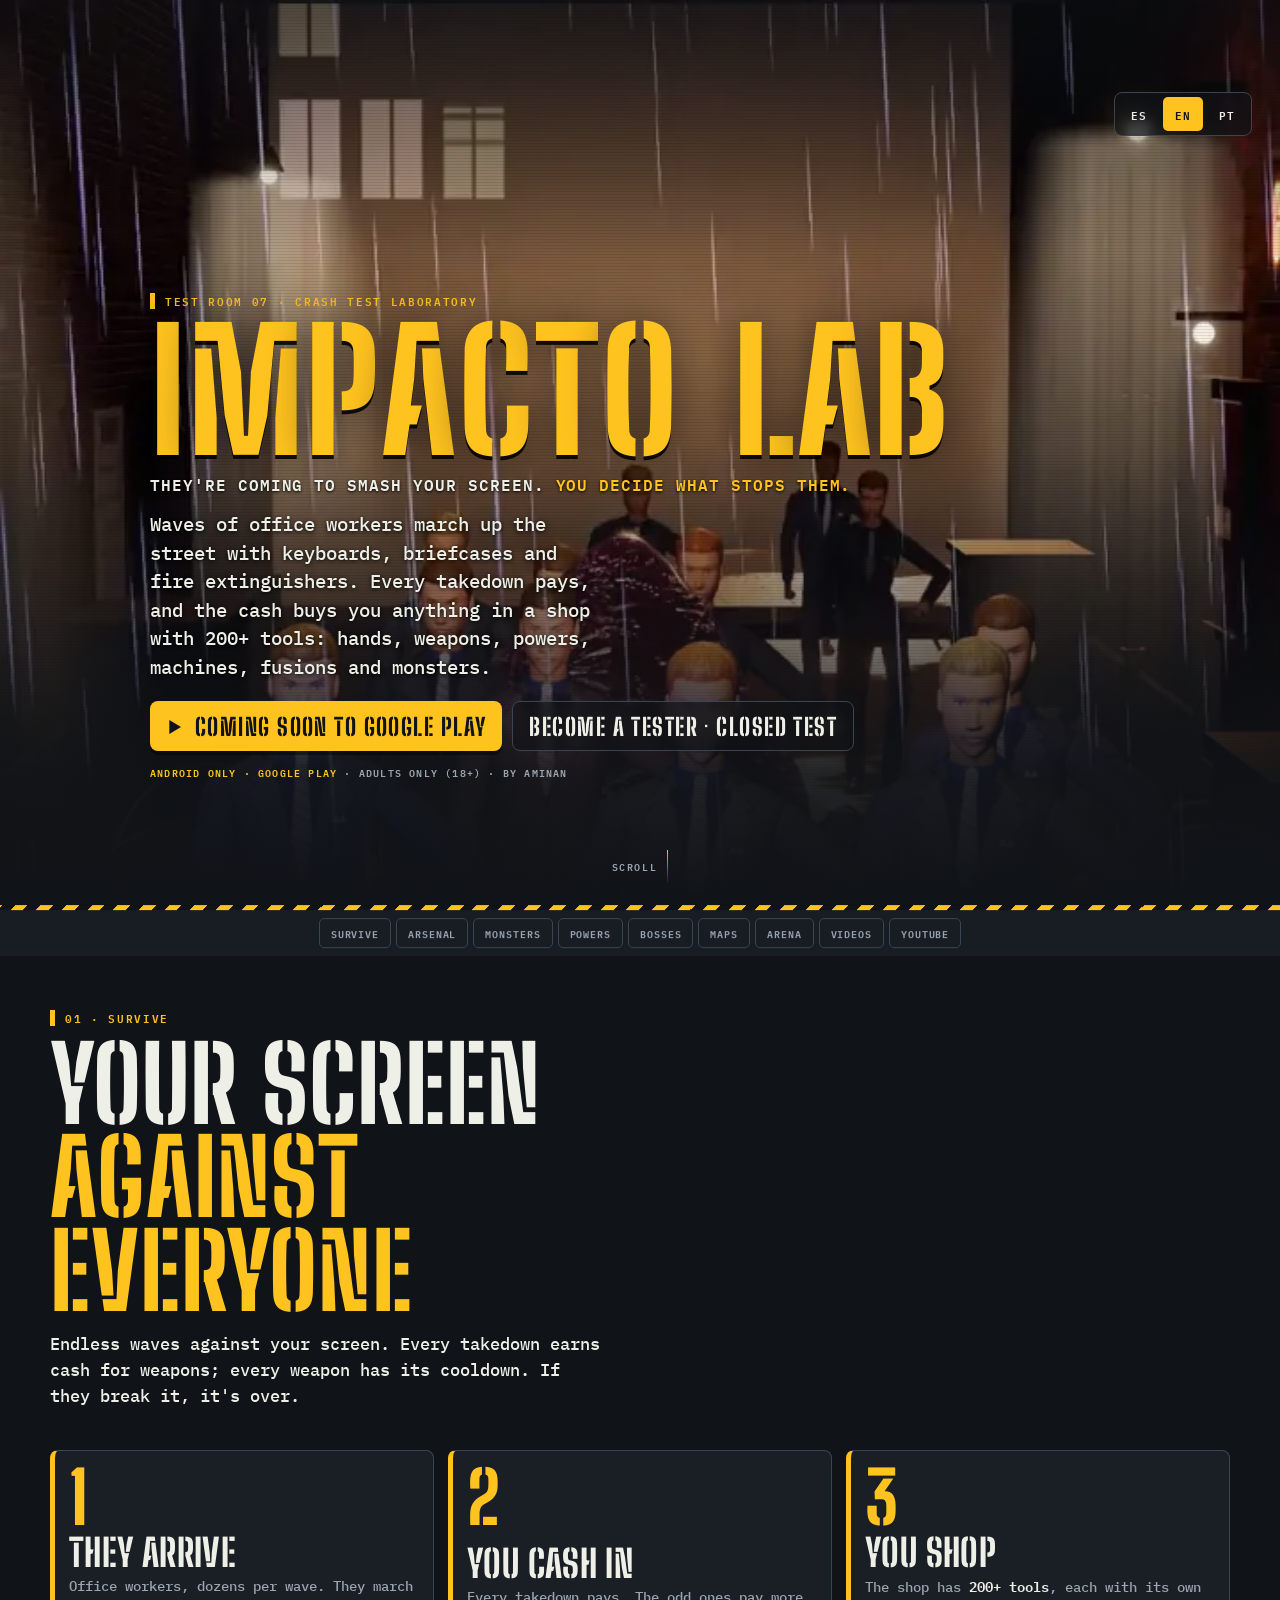
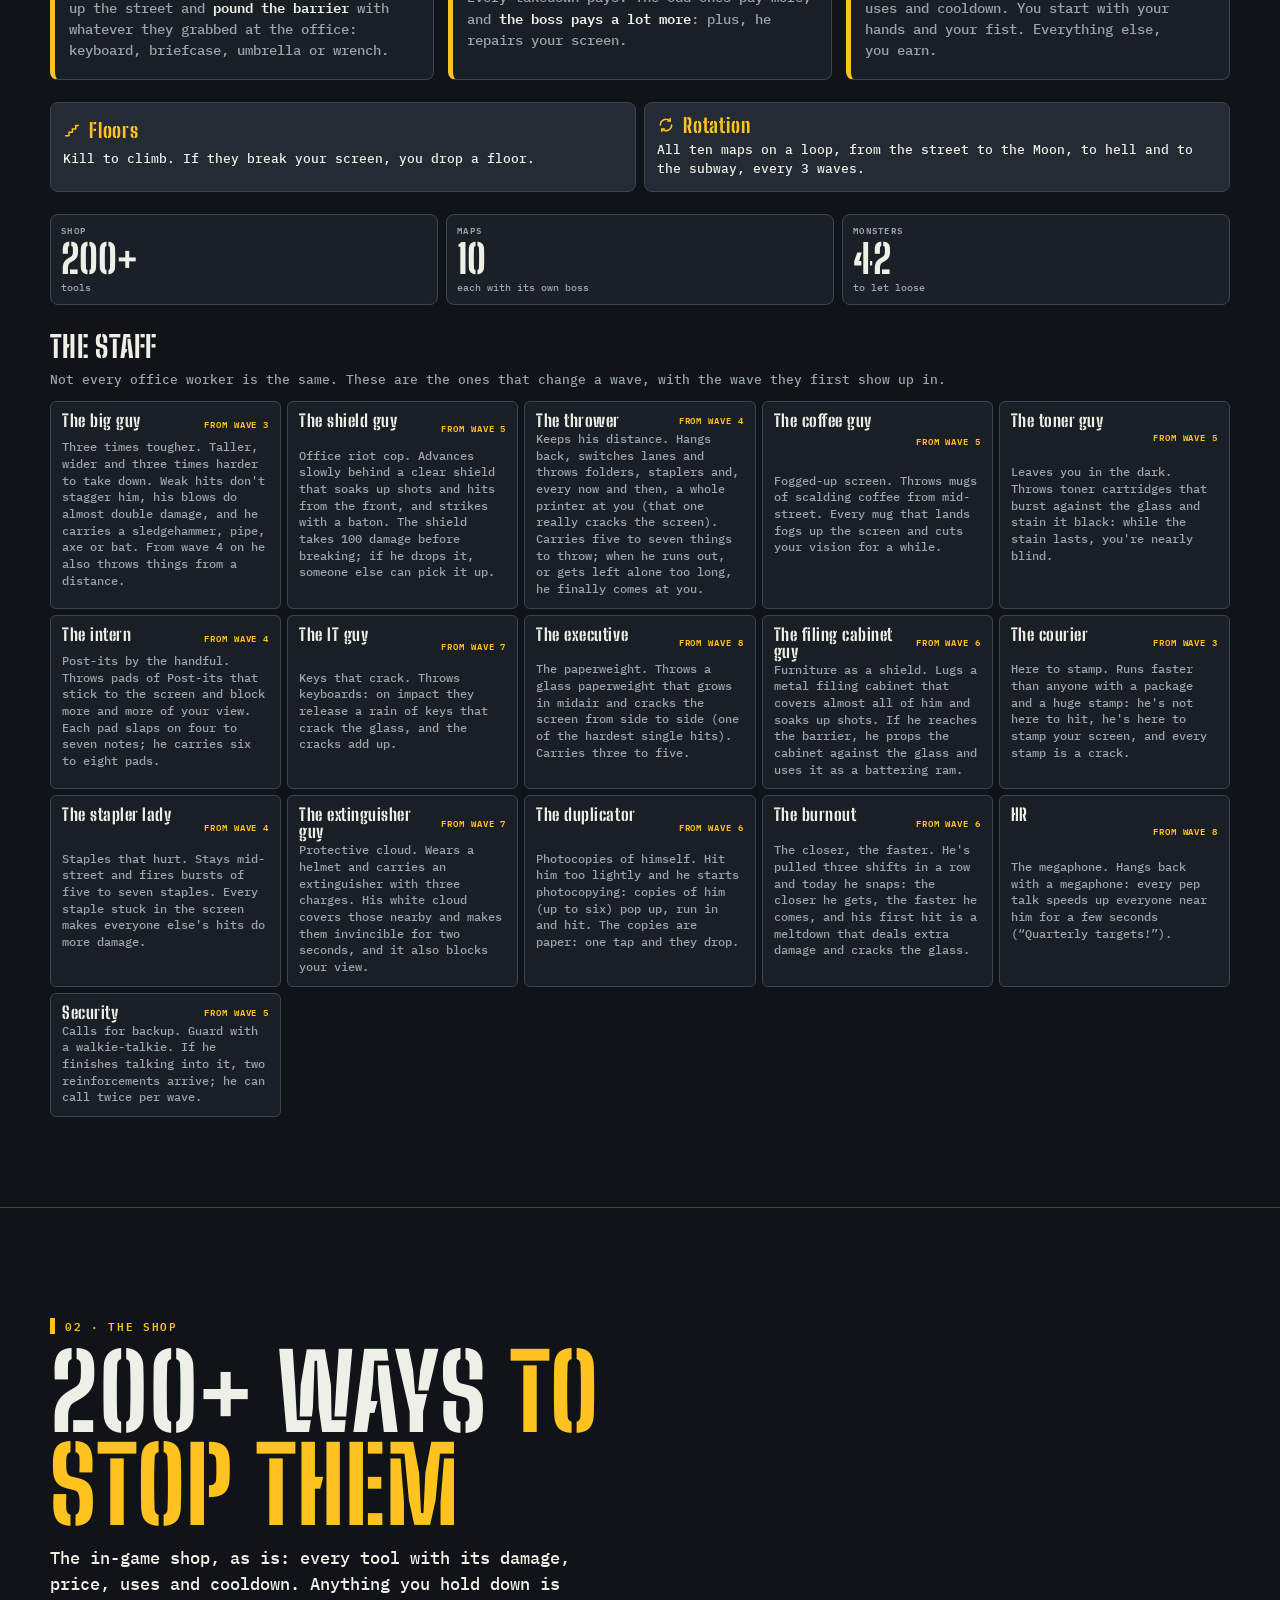
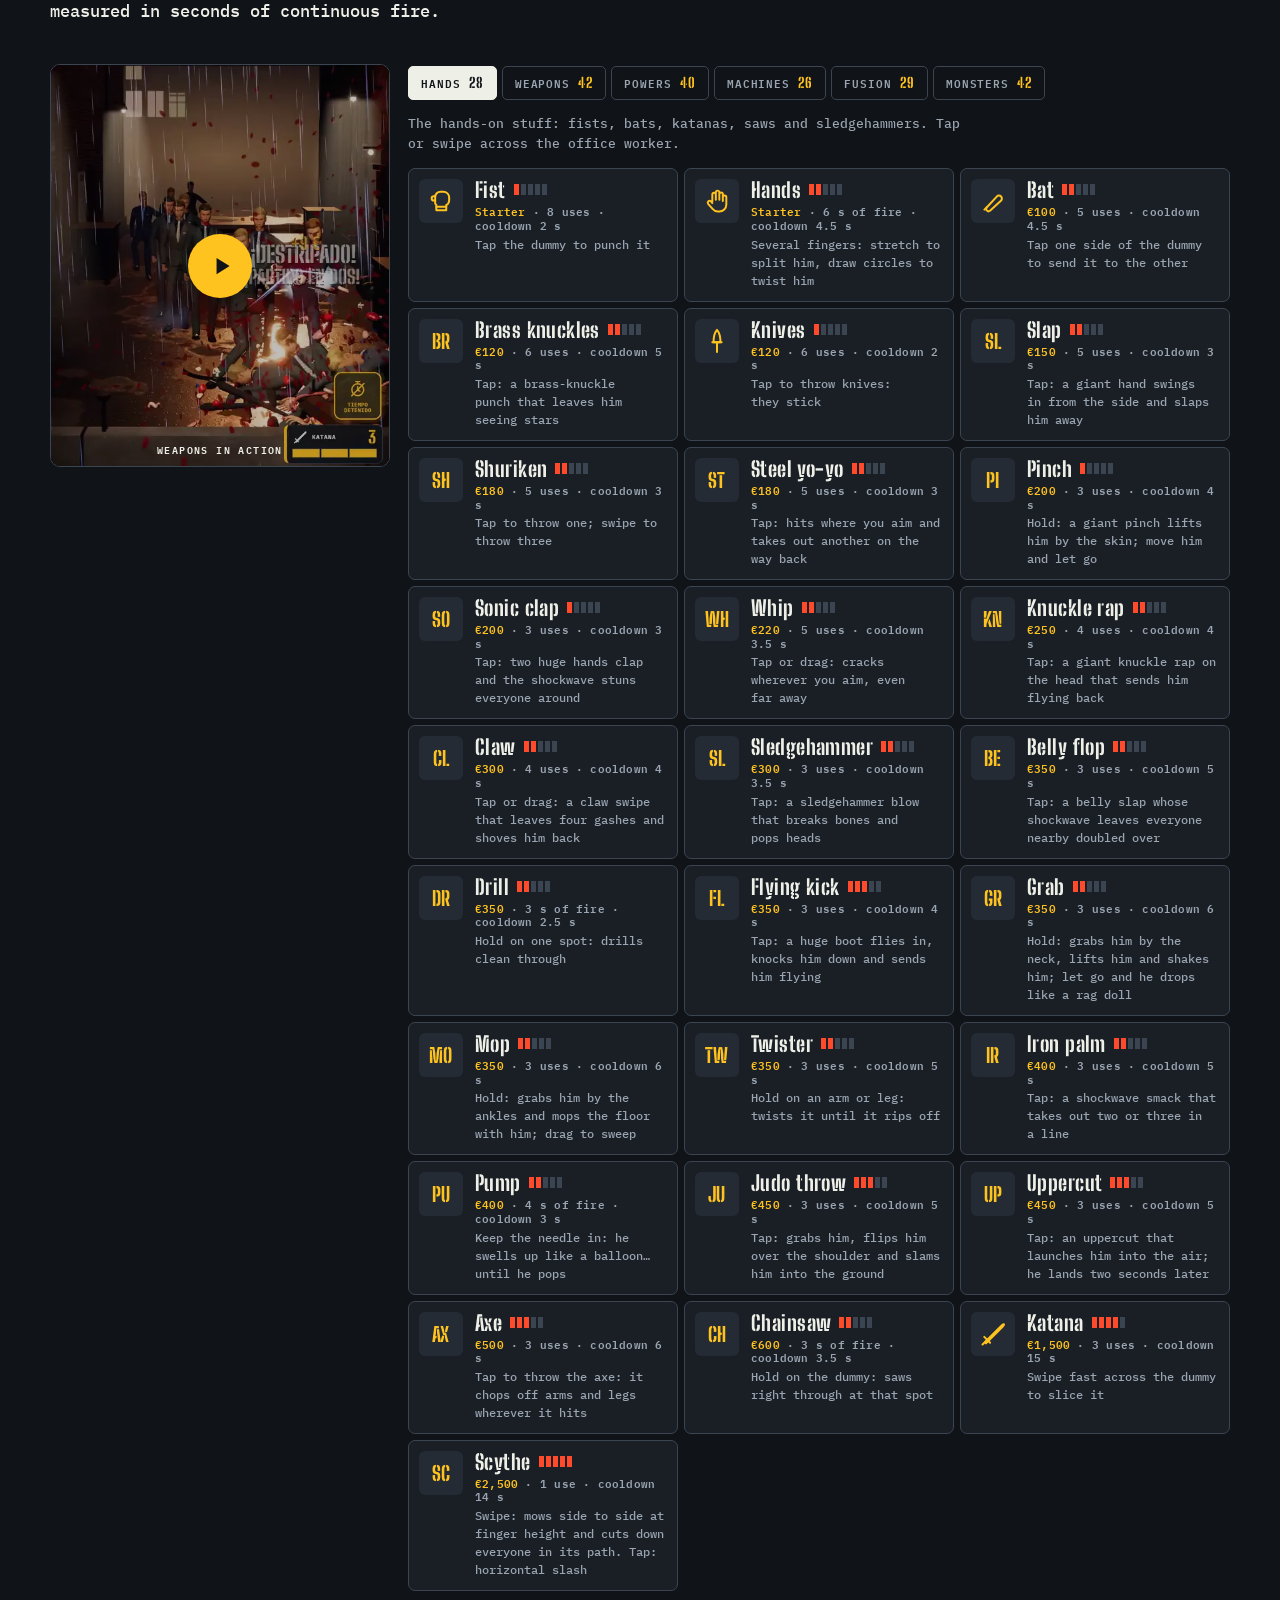
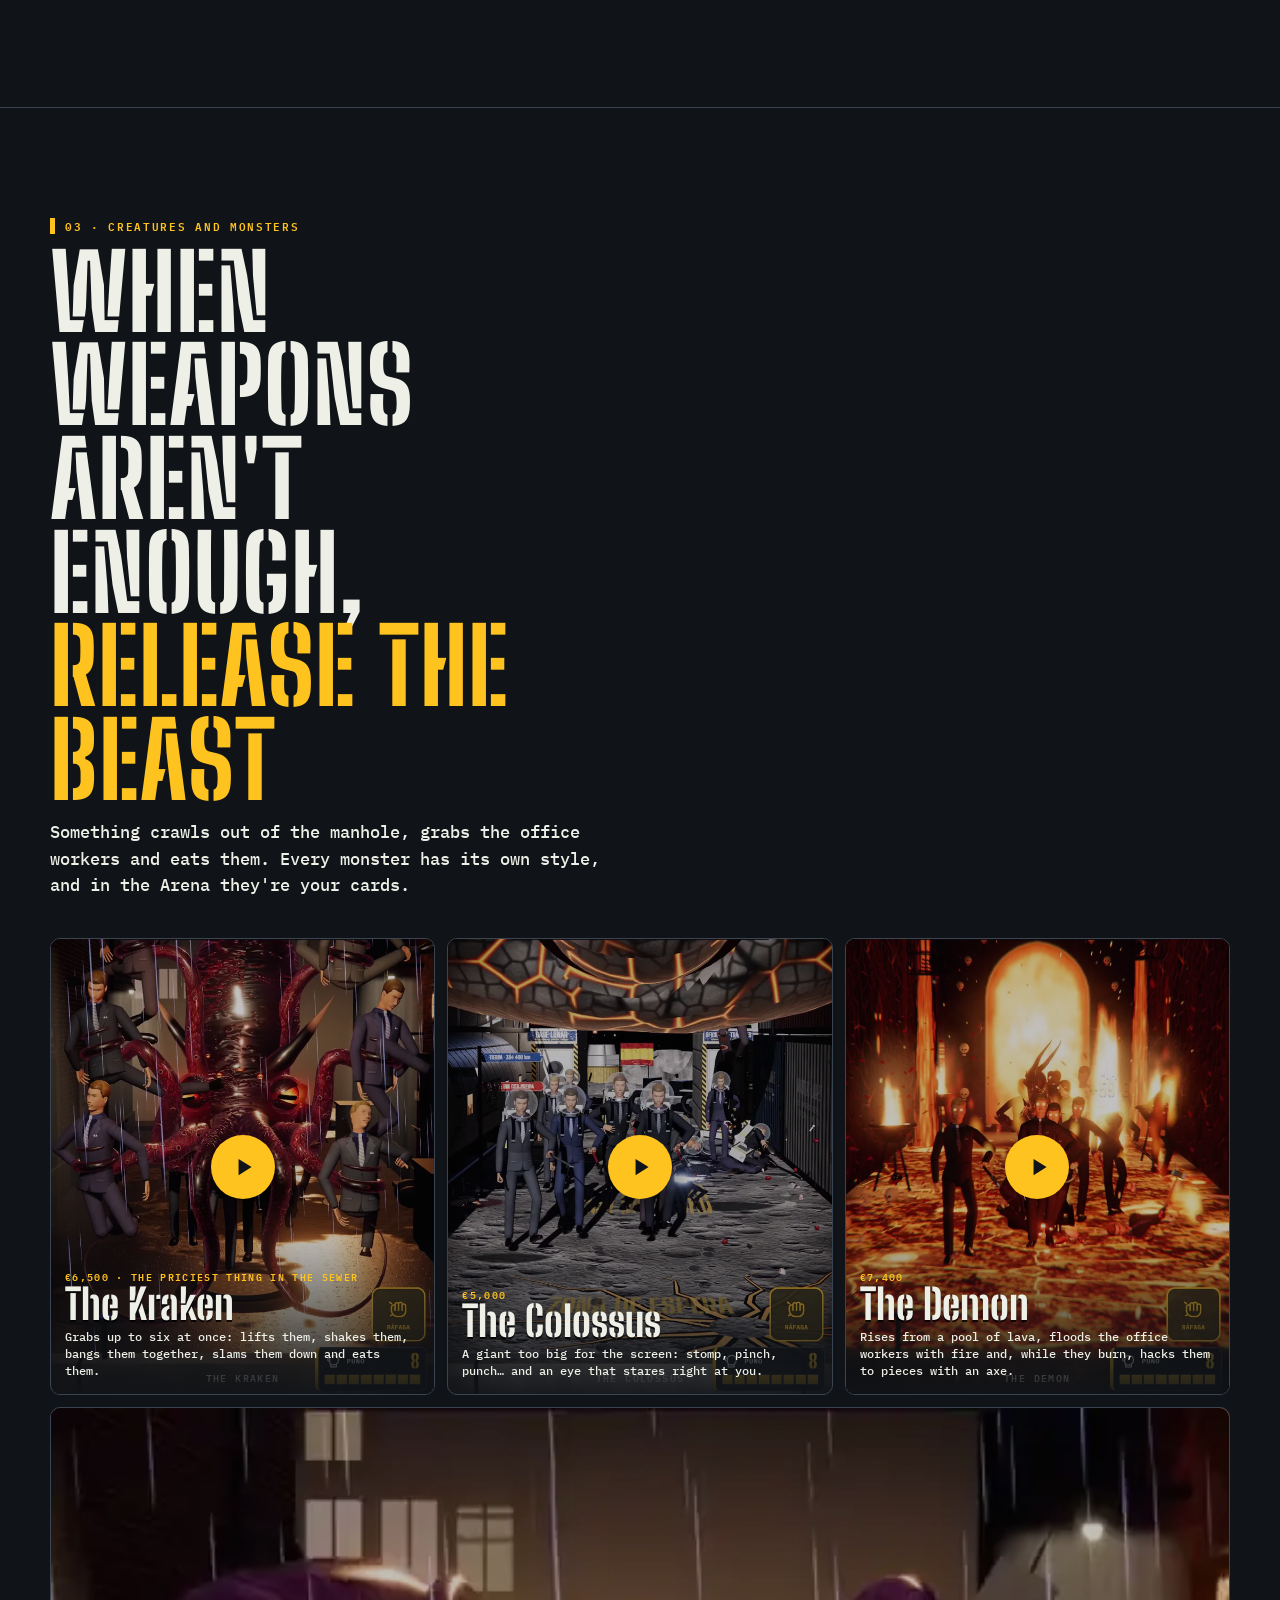
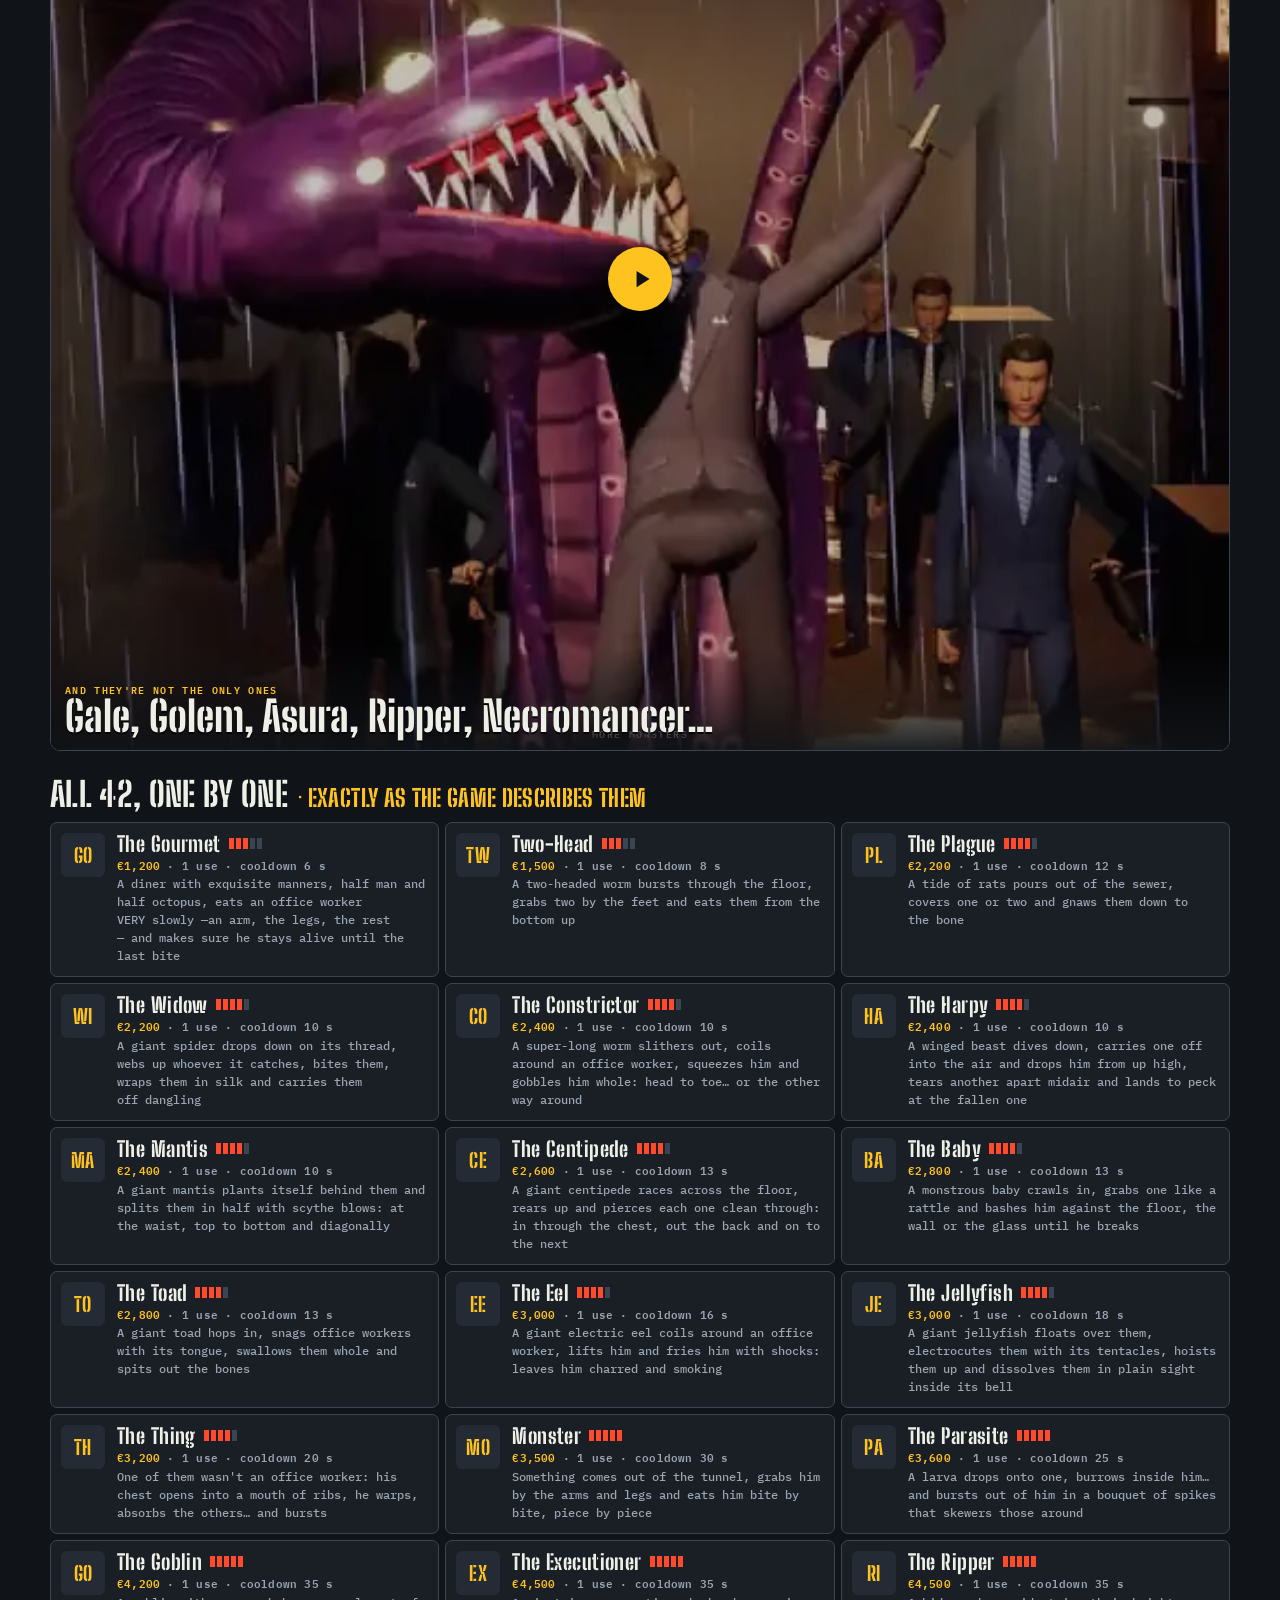
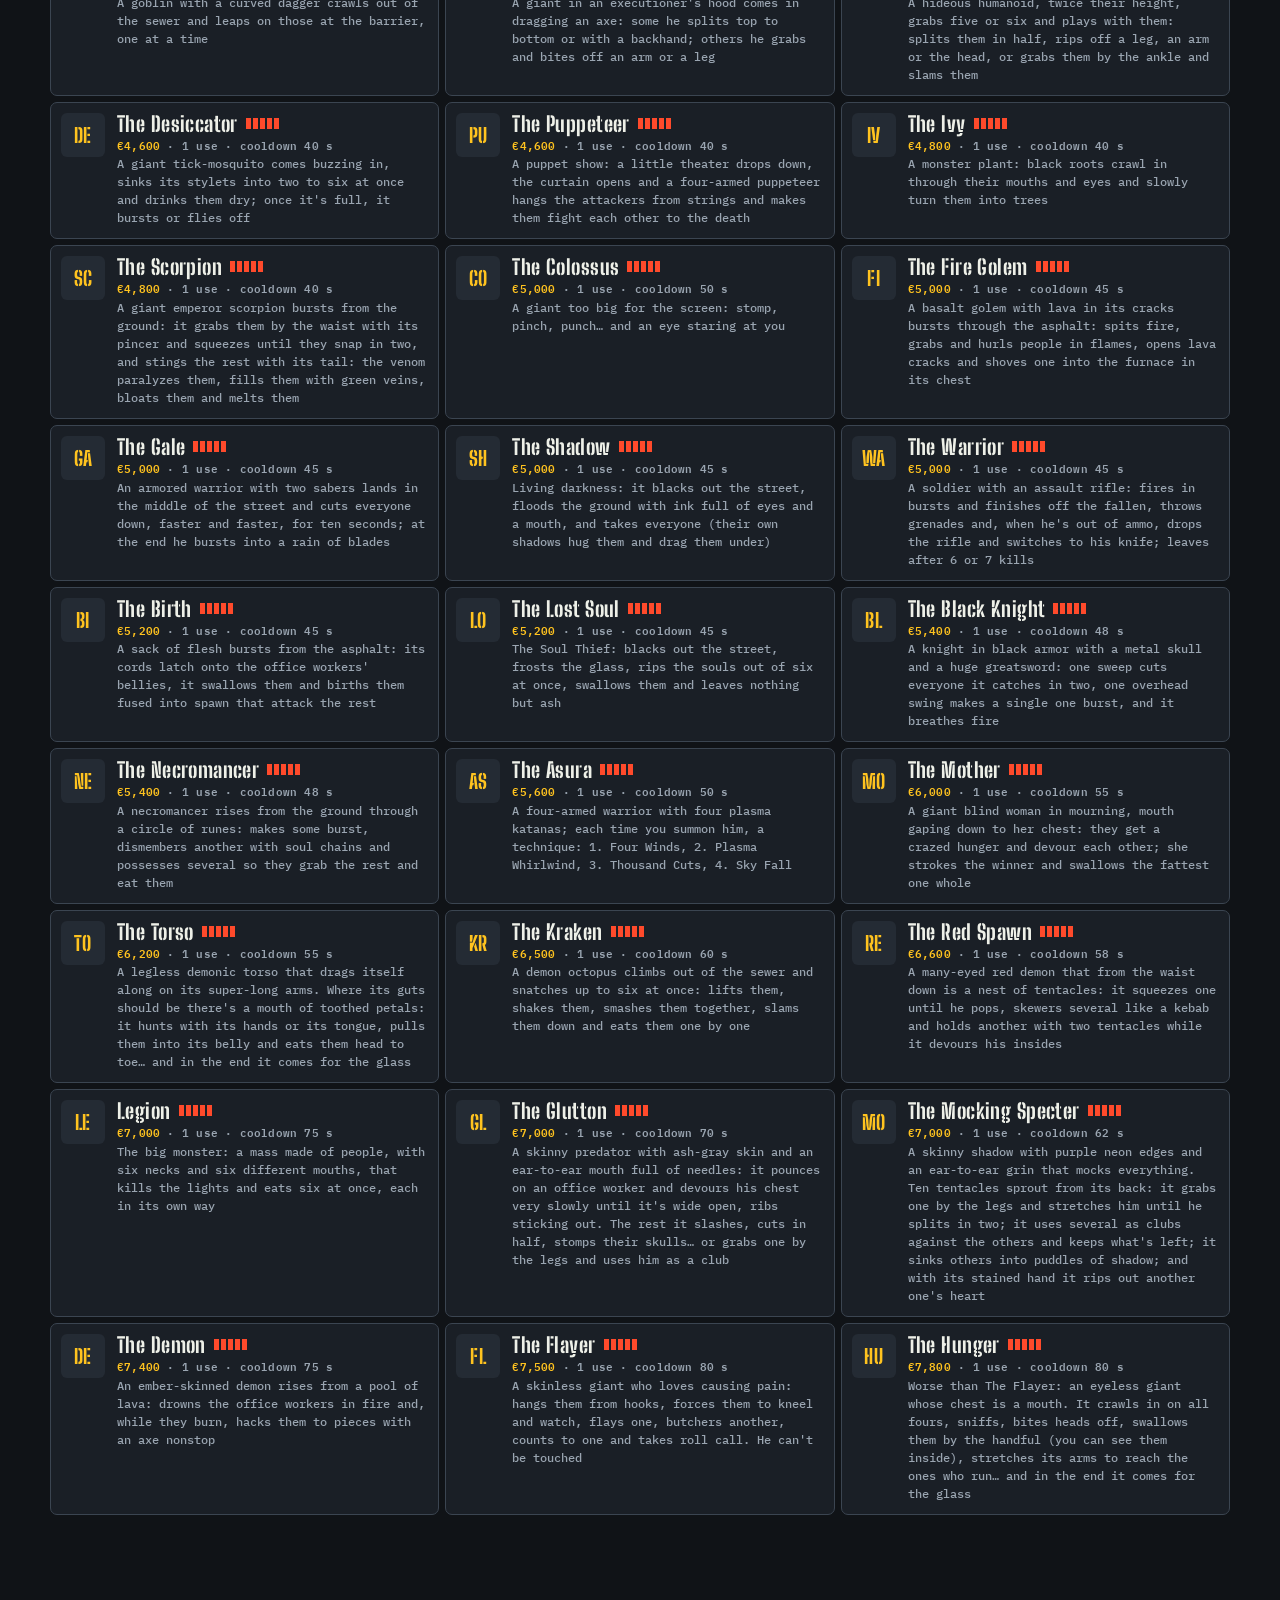
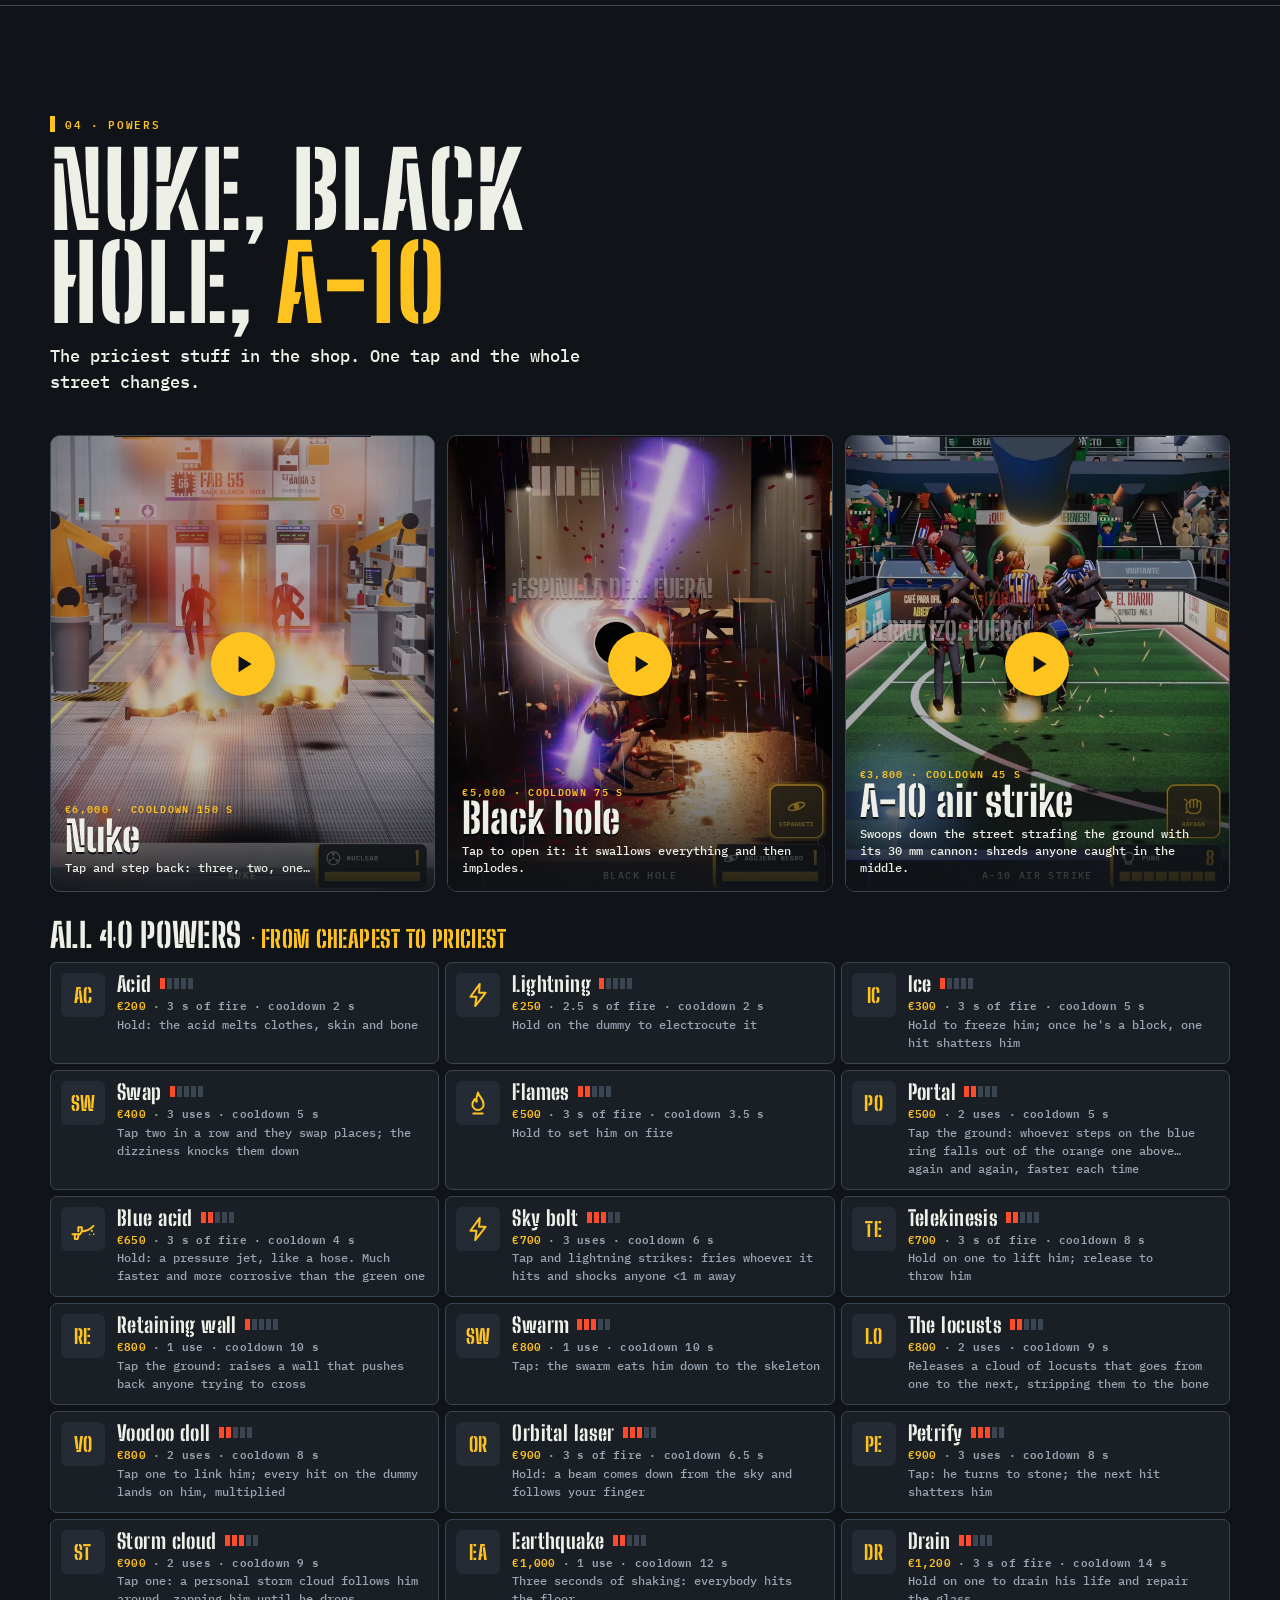
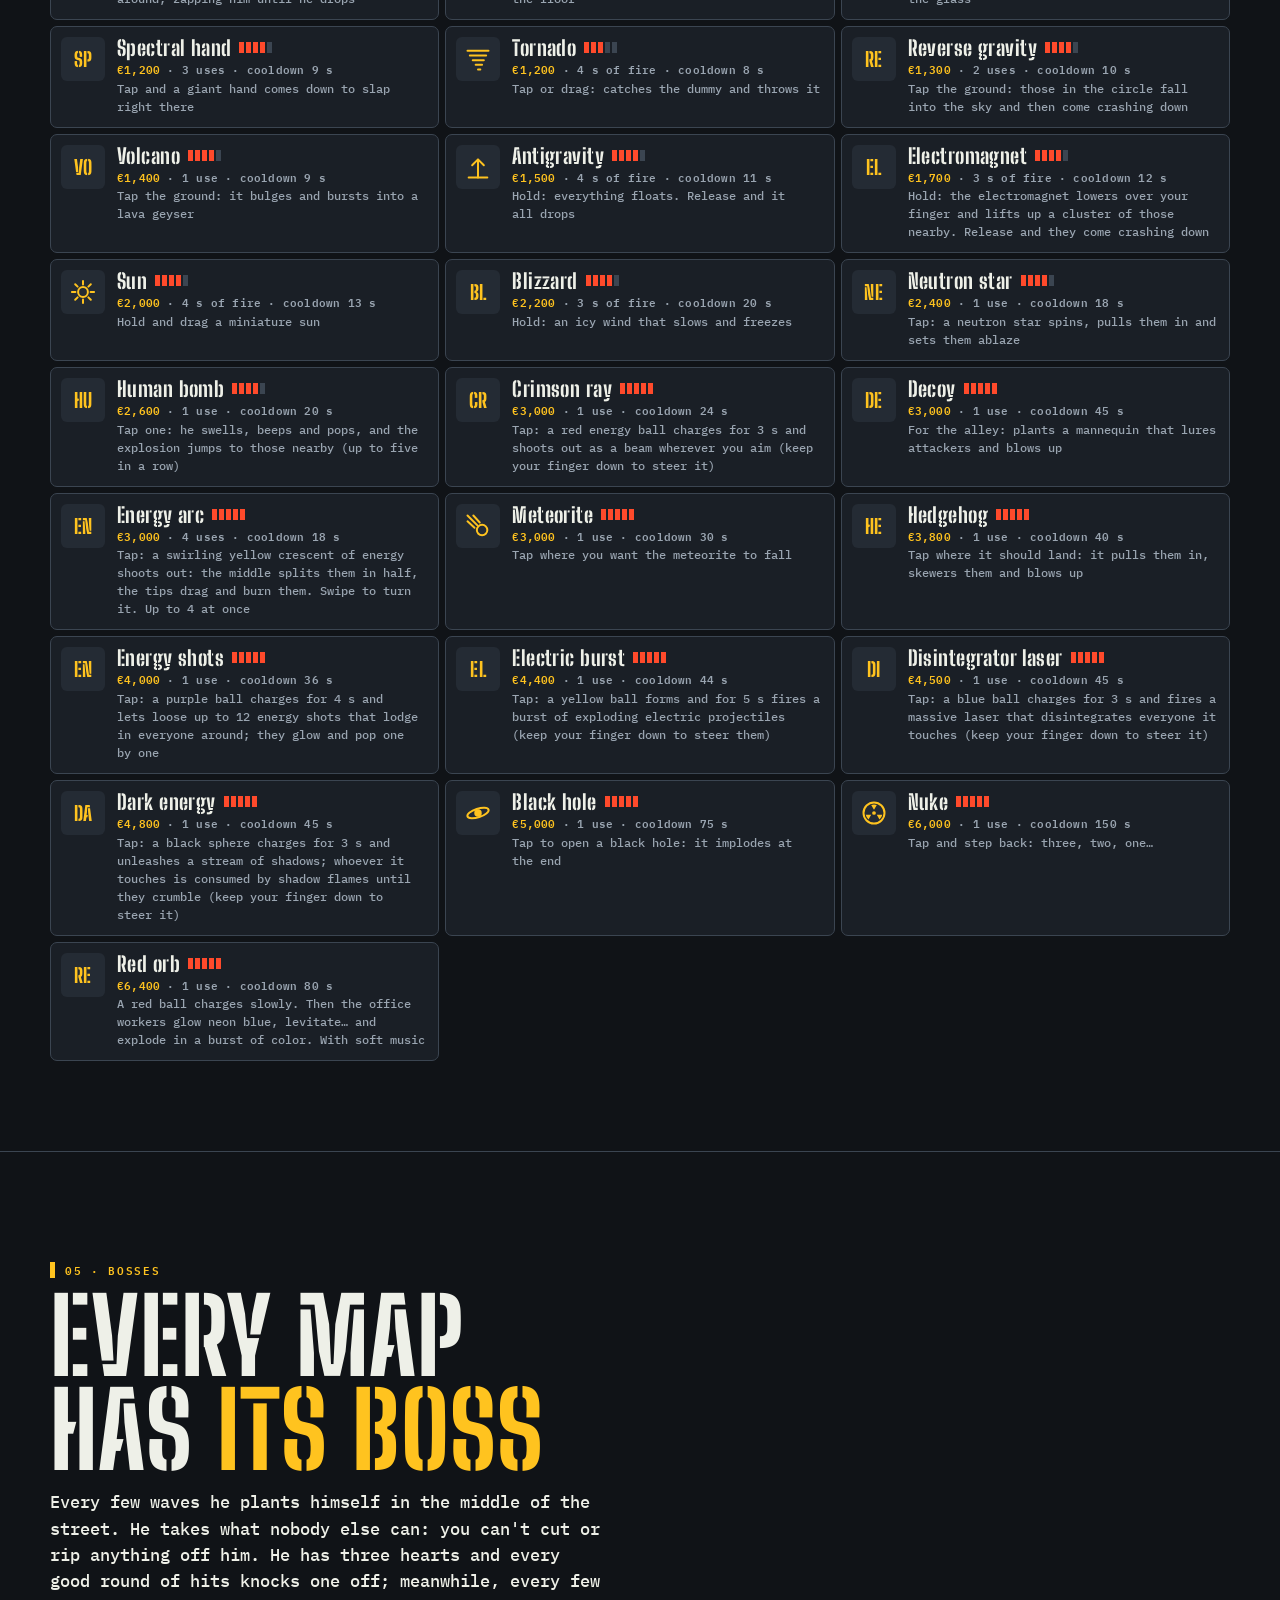
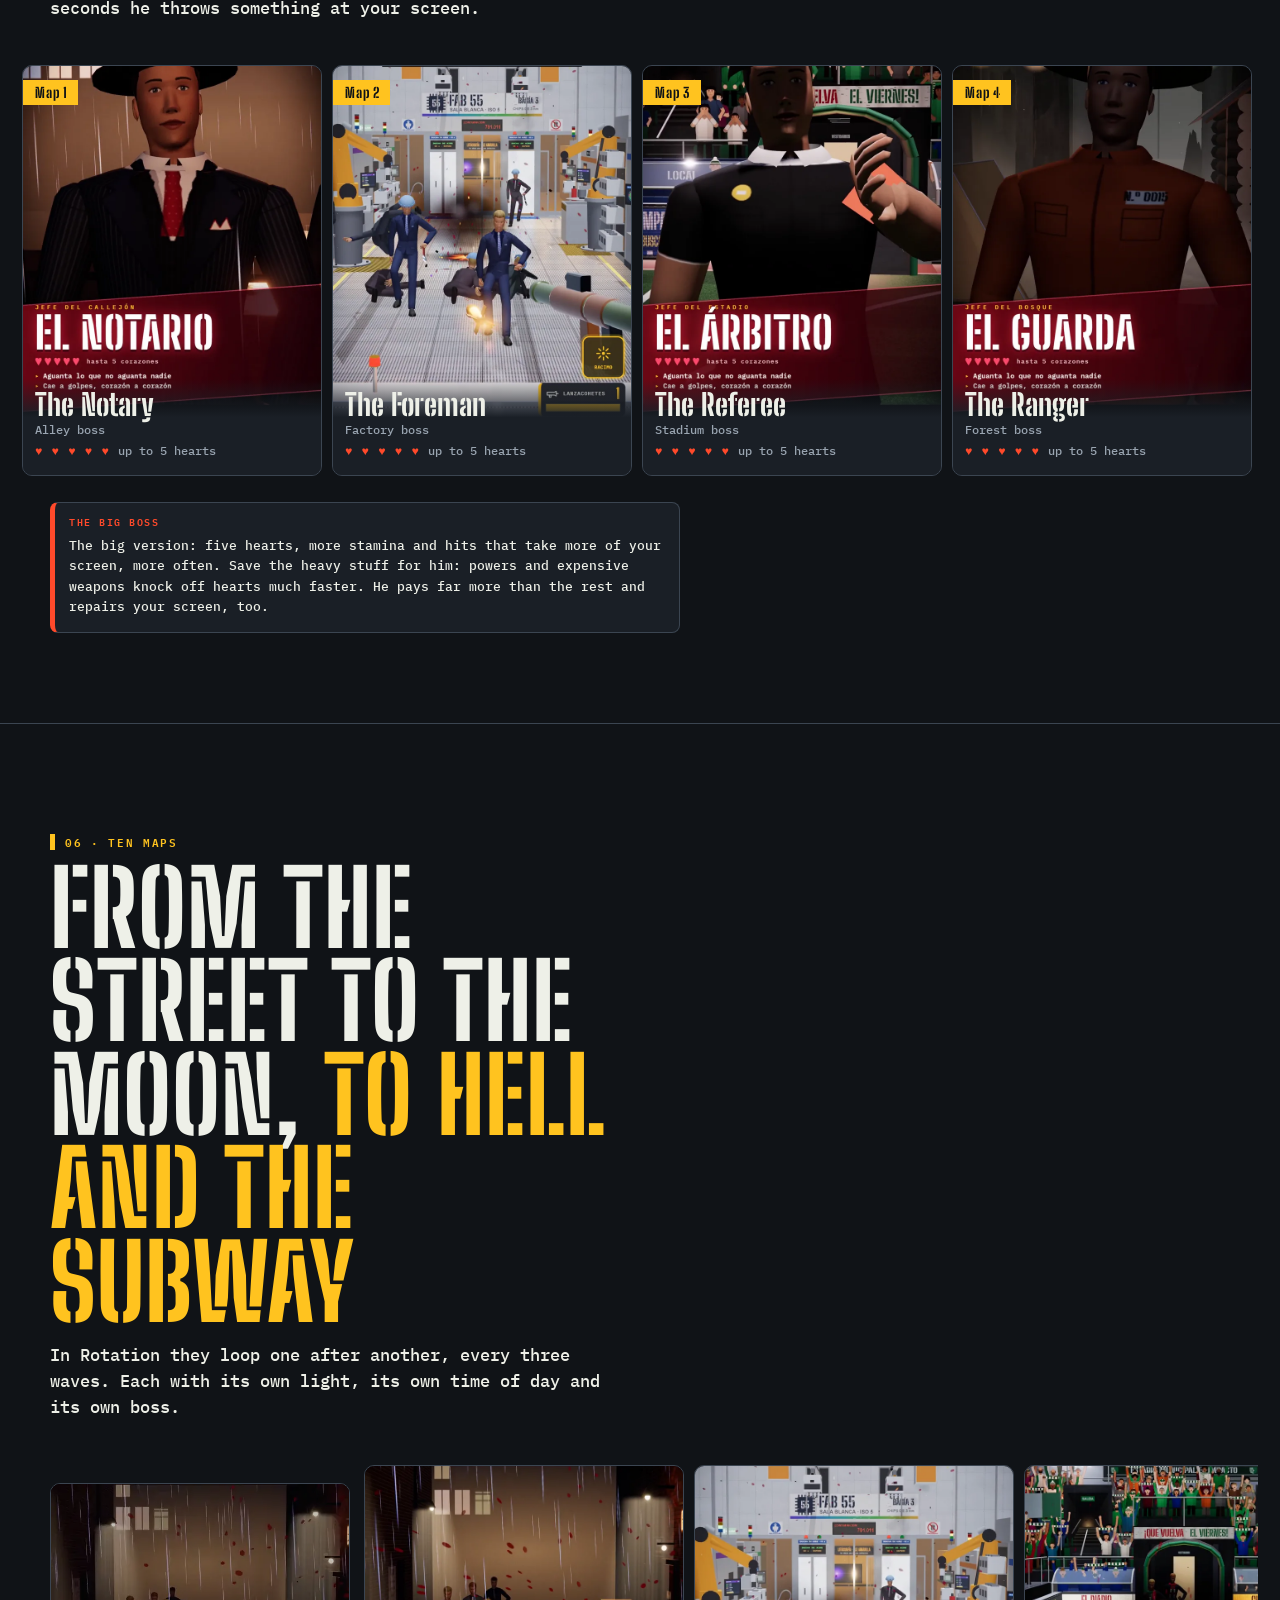
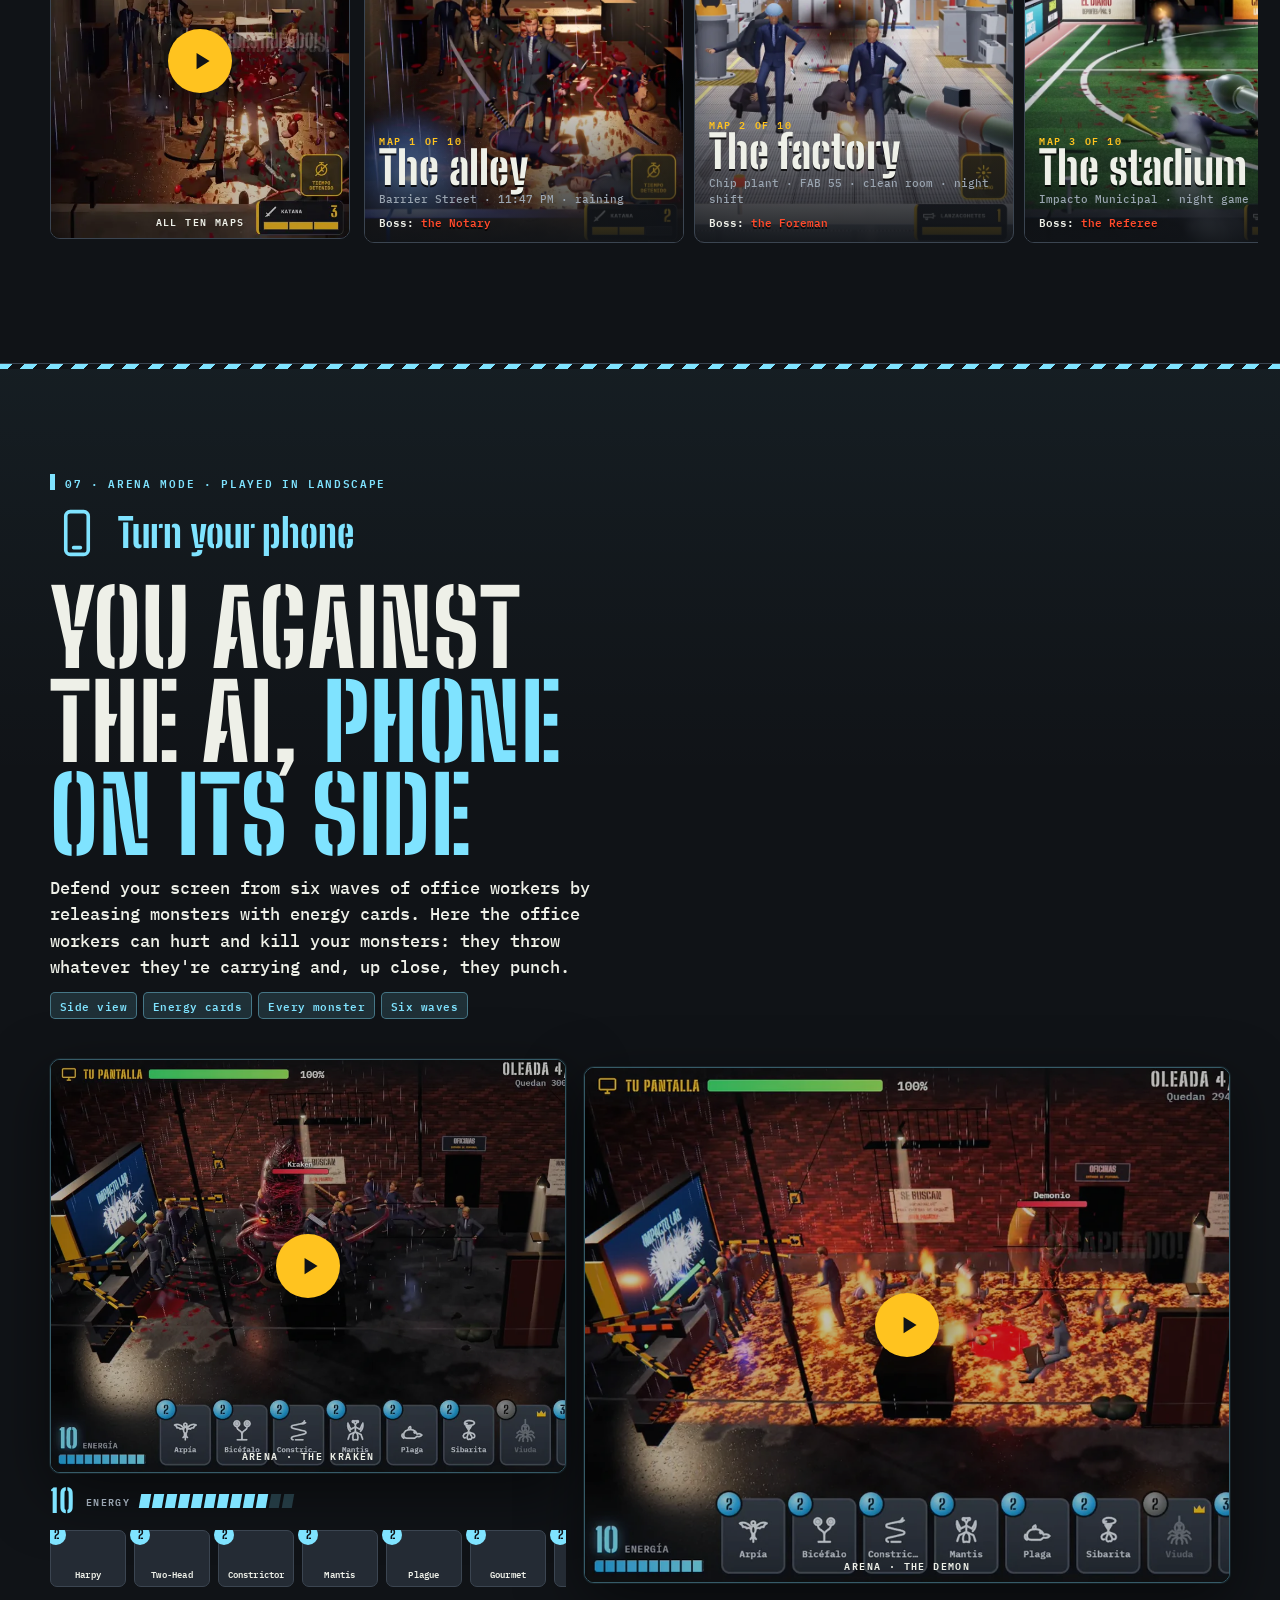
<file: en/index.html>
<!doctype html>
<html lang="en-US" translate="no" class="notranslate">
<head>
<meta charset="utf-8">
<meta name="google" content="notranslate">
<script>document.documentElement.className+=" js";</script>
<meta name="viewport" content="width=device-width, initial-scale=1, viewport-fit=cover">
<title>Impacto Lab · Coming soon to Google Play</title>
<meta name="description" content="Action game for Android: waves of office workers are coming to smash your screen and you have 200+ tools to stop them, from the Kraken to the nuke. Ten maps with bosses and a landscape Arena mode. Coming soon to Google Play.">
<link rel="canonical" href="https://aminacomunicaciones-a11y.github.io/impacto-lab/en/">
<link rel="alternate" hreflang="es" href="https://aminacomunicaciones-a11y.github.io/impacto-lab/">
<link rel="alternate" hreflang="en" href="https://aminacomunicaciones-a11y.github.io/impacto-lab/en/">
<link rel="alternate" hreflang="pt-BR" href="https://aminacomunicaciones-a11y.github.io/impacto-lab/pt/">
<link rel="alternate" hreflang="x-default" href="https://aminacomunicaciones-a11y.github.io/impacto-lab/en/">
<meta name="author" content="Aminan">
<meta name="theme-color" content="#101317">
<meta name="robots" content="index, follow, max-image-preview:large">
<meta property="og:type" content="website">
<meta property="og:site_name" content="Impacto Lab">
<meta property="og:locale" content="en_US">
<meta property="og:locale:alternate" content="es_ES">
<meta property="og:locale:alternate" content="pt_BR">
<meta property="og:url" content="https://aminacomunicaciones-a11y.github.io/impacto-lab/en/">
<meta property="og:title" content="Impacto Lab · Coming soon to Google Play">
<meta property="og:description" content="Waves of office workers are coming to smash your screen. You have 200+ tools: weapons, powers, machines, fusions and monsters like the Kraken, the Colossus or the Demon.">
<meta property="og:image" content="https://aminacomunicaciones-a11y.github.io/impacto-lab/img/og.jpg">
<meta property="og:image:width" content="1200">
<meta property="og:image:height" content="630">
<meta property="og:image:alt" content="The Kraken grabbing office workers in the alley, with the Impacto Lab title and the words Coming soon to Google Play (in Spanish).">
<meta name="twitter:card" content="summary_large_image">
<meta name="twitter:title" content="Impacto Lab · Coming soon to Google Play">
<meta name="twitter:description" content="Waves of office workers are coming to smash your screen. You have 200+ tools to stop them, from the Kraken to the nuke.">
<meta name="twitter:image" content="https://aminacomunicaciones-a11y.github.io/impacto-lab/img/og.jpg">
<meta name="twitter:image:alt" content="The Kraken grabbing office workers in the alley, with the Impacto Lab title.">
<link rel="icon" href="../favicon.ico" sizes="16x16 32x32 48x48">
<link rel="icon" type="image/png" href="../img/icon/icon-16.png" sizes="16x16">
<link rel="icon" type="image/png" href="../img/icon/icon-32.png" sizes="32x32">
<link rel="icon" type="image/png" href="../img/icon/icon-48.png" sizes="48x48">
<link rel="icon" type="image/png" href="../img/icon/icon-96.png" sizes="96x96">
<link rel="icon" type="image/png" href="../img/icon/icon-192.png" sizes="192x192">
<link rel="apple-touch-icon" href="../img/icon/apple-touch-icon.png">
<link rel="manifest" href="../site.webmanifest">
<link rel="preload" href="../fonts/bsd-800.woff2" as="font" type="font/woff2" crossorigin>
<link rel="preload" href="../fonts/plex-500.woff2" as="font" type="font/woff2" crossorigin>
<link rel="preload" href="../img/poster_hero_kraken.webp" as="image" type="image/webp">
<link rel="stylesheet" href="../css/style.css?v=20261106d">
<script type="application/ld+json">
{
  "@context": "https://schema.org",
  "@graph": [
    {
      "@type": "VideoGame",
      "@id": "https://aminacomunicaciones-a11y.github.io/impacto-lab/#juego",
      "name": "Impacto Lab",
      "url": "https://aminacomunicaciones-a11y.github.io/impacto-lab/",
      "image": "https://aminacomunicaciones-a11y.github.io/impacto-lab/img/og.jpg",
      "description": "Action game for Android. Waves of office workers are coming to smash your screen and you have 200+ tools to stop them: hands, weapons, powers, machines, fusions and monsters. Ten maps, each with its own boss, and a landscape Arena mode.",
      "inLanguage": "en",
      "genre": ["Action", "Wave survival"],
      "gamePlatform": "Android",
      "operatingSystem": "Android",
      "applicationCategory": "Game",
      "playMode": "SinglePlayer",
      "contentRating": "Adults only (18+)",
      "author": { "@id": "https://aminacomunicaciones-a11y.github.io/impacto-lab/#aminan" },
      "publisher": { "@id": "https://aminacomunicaciones-a11y.github.io/impacto-lab/#aminan" },
      "trailer": {
        "@type": "VideoObject",
        "name": "Impacto Lab · Weapons and monsters",
        "description": "Minigun, katana and rocket launcher against office workers. And when that's not enough, you let loose the Kraken, the Colossus or the Demon.",
        "thumbnailUrl": "https://aminacomunicaciones-a11y.github.io/impacto-lab/img/portada_01.webp",
        "contentUrl": "https://aminacomunicaciones-a11y.github.io/impacto-lab/video/video_01_armas_y_bichos.mp4",
        "uploadDate": "2026-11-05",
        "duration": "PT1M40S",
        "inLanguage": "es"
      }
    },
    {
      "@type": "Organization",
      "@id": "https://aminacomunicaciones-a11y.github.io/impacto-lab/#aminan",
      "name": "Aminan",
      "url": "https://aminacomunicaciones-a11y.github.io/impacto-lab/",
      "logo": "https://aminacomunicaciones-a11y.github.io/impacto-lab/img/icon/icon-512.png",
      "sameAs": ["https://www.tiktok.com/@caostotalneon"]
    },
    {
      "@type": "WebPage",
      "@id": "https://aminacomunicaciones-a11y.github.io/impacto-lab/en/#pagina",
      "url": "https://aminacomunicaciones-a11y.github.io/impacto-lab/en/",
      "name": "Impacto Lab · Coming soon to Google Play",
      "inLanguage": "en",
      "about": { "@id": "https://aminacomunicaciones-a11y.github.io/impacto-lab/#juego" }
    }
  ]
}
</script>
</head>
<body>

<noscript><style>#boot,#flash{display:none}</style></noscript>
<div id="boot" aria-hidden="true">
  <b>IMPACTO LAB</b>
  <span id="bootMsg">Setting up the test room…</span>
  <div class="bar"><i></i></div>
  <button class="skip" id="bootSkip" type="button">Skip</button>
</div>
<div id="flash" aria-hidden="true"></div>

<header id="hud" aria-label="Gauges">
  <div class="readouts">
    <div class="ro"><span class="ro-l">Wave</span><span class="ro-v" id="roSec">01</span></div>
    <div class="ro"><span class="ro-l" id="roName">Home</span><span class="ro-v" style="visibility:hidden;height:0">·</span></div>
    <div class="ro"><span class="ro-l">Weapons</span><span class="ro-v"><span id="roArms" data-n="200">200</span><small>+ in the shop</small></span></div>
  </div>
  <div class="hud-btns">
    <button class="hb" id="btnSound" type="button" aria-pressed="false" title="Clip sound (off by default)">
      <svg viewBox="0 0 24 24" aria-hidden="true"><path d="M4 9.5h3.5L12 6v12l-4.5-3.5H4z"/><path d="M15.5 9a4.5 4.5 0 0 1 0 6M18 6.5a8 8 0 0 1 0 11"/></svg><span id="sndTxt">Sound: off</span>
    </button>
  </div>
  <div class="integ" id="integ"><span class="integ-l">Screen</span><div class="integ-bar"><i id="integFill"></i></div><span id="integPct">100%</span></div>
</header>

<main>
<!-- ===================== PORTADA ===================== -->
<section id="hero" data-name="Home" aria-labelledby="titulo">
  <nav class="langs" aria-label="Language"><a href="../" hreflang="es" lang="es" title="Español">ES</a><a href="../en/" hreflang="en" lang="en" aria-current="page" title="English">EN</a><a href="../pt/" hreflang="pt-BR" lang="pt-BR" title="Português (Brasil)">PT</a></nav>
  <div class="vid grain" data-src="../video/hero_kraken.mp4" data-sound="1" data-label="The Kraken in the alley">
    <img src="../img/poster_hero_kraken.webp" width="720" height="853" alt="In-game frame: the Kraken bursts out of the manhole in the alley and grabs several office workers with its tentacles in the rain." fetchpriority="high">
  </div>
  <div class="wrap hero-in">
    <p class="kicker">Test room 07 · Crash test laboratory</p>
    <h1 id="titulo">IMPACTO LAB</h1>
    <p class="lema">They're coming to smash your screen. <b>You decide what stops them.</b></p>
    <p class="lead">Waves of office workers march up the street with keyboards, briefcases and fire extinguishers. Every takedown pays, and the cash buys you anything in a shop with 200+ tools: hands, weapons, powers, machines, fusions and monsters.</p>
    <div class="ctas">
      <span class="cta"><svg viewBox="0 0 24 24" aria-hidden="true"><path d="M4 3.5v17l14-8.5z"/></svg>Coming soon to Google Play</span>
      <a class="cta ghost" href="tester/">Become a tester · closed test</a>
    </div>
    <p class="fine"><strong>Android only · Google Play</strong> · Adults only (18+) · By Aminan</p>
  </div>
  <div class="scrollhint" aria-hidden="true"><span>Scroll</span><i></i></div>
</section>

<!-- ===================== 01 · EL ENSAYO ===================== -->
<section id="ensayo" class="sec" data-name="The test" aria-labelledby="h-ensayo">
  <div class="wrap">
    <div class="sec-head">
      <p class="kicker rv">01 · Survive</p>
      <h2 id="h-ensayo" class="rv d1">Your screen <em>against everyone</em></h2>
      <p class="sub rv d2">Endless waves against your screen. Every takedown earns cash for weapons; every weapon has its cooldown. If they break it, it's over.</p>
    </div>
    <div class="steps">
      <div class="step rv"><b>1</b><div><h3>They arrive</h3><p>Office workers, dozens per wave. They march up the street and <strong>pound the barrier</strong> with whatever they grabbed at the office: keyboard, briefcase, umbrella or wrench.</p></div></div>
      <div class="step rv d1"><b>2</b><div><h3>You cash in</h3><p>Every takedown pays. The odd ones pay more, and <strong>the boss pays a lot more</strong>: plus, he repairs your screen.</p></div></div>
      <div class="step rv d2"><b>3</b><div><h3>You shop</h3><p>The shop has <strong>200+ tools</strong>, each with its own uses and cooldown. You start with your hands and your fist. Everything else, you earn.</p></div></div>
    </div>
    <div class="variants rv">
      <div class="vb"><b><svg viewBox="0 0 24 24" aria-hidden="true"><path d="M3.5 19.5H8V15h4.5v-4.5H17V6h3.5"/></svg>Floors</b><span>Kill to climb. If they break your screen, you drop a floor.</span></div>
      <div class="vb"><b><svg viewBox="0 0 24 24" aria-hidden="true"><path d="M19.5 12a7.5 7.5 0 0 1-12.8 5.3M4.5 12a7.5 7.5 0 0 1 12.8-5.3"/><path d="M17.6 3.3v3.4h-3.4M6.4 20.7v-3.4h3.4"/></svg>Rotation</b><span>All ten maps on a loop, from the street to the Moon, to hell and to the subway, every 3 waves.</span></div>
    </div>
    <div class="facts rv">
      <div class="fact"><small>Shop</small><b>200+</b><i>tools</i></div>
      <div class="fact"><small>Maps</small><b>10</b><i>each with its own boss</i></div>
      <div class="fact"><small>Monsters</small><b>42</b><i>to let loose</i></div>
    </div>
    <div class="plantilla rv">
      <h3>The staff</h3>
      <p class="note" style="margin-bottom:12px">Not every office worker is the same. These are the ones that change a wave, with the wave they first show up in.</p>
      <div class="roster"><div class="emp"><b>The big guy</b><small>from wave 3</small><span>Three times tougher. Taller, wider and three times harder to take down. Weak hits don&#x27;t stagger him, his blows do almost double damage, and he carries a sledgehammer, pipe, axe or bat. From wave 4 on he also throws things from a distance.</span></div><div class="emp"><b>The shield guy</b><small>from wave 5</small><span>Office riot cop. Advances slowly behind a clear shield that soaks up shots and hits from the front, and strikes with a baton. The shield takes 100 damage before breaking; if he drops it, someone else can pick it up.</span></div><div class="emp"><b>The thrower</b><small>from wave 4</small><span>Keeps his distance. Hangs back, switches lanes and throws folders, staplers and, every now and then, a whole printer at you (that one really cracks the screen). Carries five to seven things to throw; when he runs out, or gets left alone too long, he finally comes at you.</span></div><div class="emp"><b>The coffee guy</b><small>from wave 5</small><span>Fogged-up screen. Throws mugs of scalding coffee from mid-street. Every mug that lands fogs up the screen and cuts your vision for a while.</span></div><div class="emp"><b>The toner guy</b><small>from wave 5</small><span>Leaves you in the dark. Throws toner cartridges that burst against the glass and stain it black: while the stain lasts, you&#x27;re nearly blind.</span></div><div class="emp"><b>The intern</b><small>from wave 4</small><span>Post-its by the handful. Throws pads of Post-its that stick to the screen and block more and more of your view. Each pad slaps on four to seven notes; he carries six to eight pads.</span></div><div class="emp"><b>The IT guy</b><small>from wave 7</small><span>Keys that crack. Throws keyboards: on impact they release a rain of keys that crack the glass, and the cracks add up.</span></div><div class="emp"><b>The executive</b><small>from wave 8</small><span>The paperweight. Throws a glass paperweight that grows in midair and cracks the screen from side to side (one of the hardest single hits). Carries three to five.</span></div><div class="emp"><b>The filing cabinet guy</b><small>from wave 6</small><span>Furniture as a shield. Lugs a metal filing cabinet that covers almost all of him and soaks up shots. If he reaches the barrier, he props the cabinet against the glass and uses it as a battering ram.</span></div><div class="emp"><b>The courier</b><small>from wave 3</small><span>Here to stamp. Runs faster than anyone with a package and a huge stamp: he&#x27;s not here to hit, he&#x27;s here to stamp your screen, and every stamp is a crack.</span></div><div class="emp"><b>The stapler lady</b><small>from wave 4</small><span>Staples that hurt. Stays mid-street and fires bursts of five to seven staples. Every staple stuck in the screen makes everyone else&#x27;s hits do more damage.</span></div><div class="emp"><b>The extinguisher guy</b><small>from wave 7</small><span>Protective cloud. Wears a helmet and carries an extinguisher with three charges. His white cloud covers those nearby and makes them invincible for two seconds, and it also blocks your view.</span></div><div class="emp"><b>The duplicator</b><small>from wave 6</small><span>Photocopies of himself. Hit him too lightly and he starts photocopying: copies of him (up to six) pop up, run in and hit. The copies are paper: one tap and they drop.</span></div><div class="emp"><b>The burnout</b><small>from wave 6</small><span>The closer, the faster. He&#x27;s pulled three shifts in a row and today he snaps: the closer he gets, the faster he comes, and his first hit is a meltdown that deals extra damage and cracks the glass.</span></div><div class="emp"><b>HR</b><small>from wave 8</small><span>The megaphone. Hangs back with a megaphone: every pep talk speeds up everyone near him for a few seconds (“Quarterly targets!”).</span></div><div class="emp"><b>Security</b><small>from wave 5</small><span>Calls for backup. Guard with a walkie-talkie. If he finishes talking into it, two reinforcements arrive; he can call twice per wave.</span></div></div>
    </div>
  </div>
</section>

<!-- ===================== 02 · ARSENAL ===================== -->
<section id="arsenal" class="sec" data-name="The arsenal" aria-labelledby="h-arsenal">
  <div class="wrap">
    <div class="sec-head">
      <p class="kicker rv">02 · The shop</p>
      <h2 id="h-arsenal" class="rv d1">200+ ways <em>to stop them</em></h2>
      <p class="sub rv d2">The in-game shop, as is: every tool with its damage, price, uses and cooldown. Anything you hold down is measured in seconds of continuous fire.</p>
    </div>
    <div class="arsenal-top">
      <div class="vid rv" data-src="../video/montage_armas.mp4" data-label="Weapons in action">
        <img src="../img/poster_montage_armas.webp" width="540" height="640" loading="lazy" alt="Katana, cluster grenade, railgun, rocket launcher, flames, sniper rifle, laser, Browning M2, napalm, disintegrator laser, crimson ray and fire tornado in action.">
      </div>
      <div>
        <div class="tabs rv" role="tablist" aria-label="Tool types"><button class="tab" role="tab" id="tab-manos" aria-selected="true" aria-controls="panel-manos" type="button">Hands<em>28</em></button><button class="tab" role="tab" id="tab-armas" aria-selected="false" aria-controls="panel-armas" type="button">Weapons<em>42</em></button><button class="tab" role="tab" id="tab-poderes" aria-selected="false" aria-controls="panel-poderes" type="button">Powers<em>40</em></button><button class="tab" role="tab" id="tab-maquinas" aria-selected="false" aria-controls="panel-maquinas" type="button">Machines<em>26</em></button><button class="tab" role="tab" id="tab-fusion" aria-selected="false" aria-controls="panel-fusion" type="button">Fusion<em>29</em></button><button class="tab" role="tab" id="tab-monstruos" aria-selected="false" aria-controls="panel-monstruos" type="button">Monsters<em>42</em></button></div>
        <div class="panel on" id="panel-manos" role="tabpanel" aria-labelledby="tab-manos"><h3 class="sr">Hands</h3><p>The hands-on stuff: fists, bats, katanas, saws and sledgehammers. Tap or swipe across the office worker.</p><ul class="tools"><li class="tool"><span class="ic" aria-hidden="true"><svg viewBox="0 0 24 24"><path d="M7 14V8.5A4.5 4.5 0 0 1 11.5 4H14a5 5 0 0 1 5 5v2.4a4.6 4.6 0 0 1-2.5 4.1V17H8v-1.5A3 3 0 0 1 7 14z"/><path d="M8 17v3h8.5v-3"/><path d="M7 11.6H5.800a1.800 1.800 0 0 1 0-3.600H7"/></svg></span><h4>Fist<span class="dmg" role="img" title="Damage 1 of 5" aria-label="Damage 1 of 5" style="--d:1"></span></h4><span class="meta"><b>Starter</b> · 8 uses · cooldown 2 s</span><p>Tap the dummy to punch it</p></li><li class="tool"><span class="ic" aria-hidden="true"><svg viewBox="0 0 24 24"><path d="M8 12.5V6.4a1.5 1.5 0 0 1 3 0V11m0-5.6V4.6a1.5 1.5 0 0 1 3 0V11m0-4.8a1.5 1.5 0 0 1 3 0V12m0-3.3a1.5 1.5 0 0 1 3 0V15a6 6 0 0 1-6 6h-1.2a6 6 0 0 1-4.6-2.2l-3.8-4.4a1.6 1.6 0 0 1 2.4-2.1L8 13.8"/></svg></span><h4>Hands<span class="dmg" role="img" title="Damage 2 of 5" aria-label="Damage 2 of 5" style="--d:2"></span></h4><span class="meta"><b>Starter</b> · 6 s of fire · cooldown 4.5 s</span><p>Several fingers: stretch to split him, draw circles to twist him</p></li><li class="tool"><span class="ic" aria-hidden="true"><svg viewBox="0 0 24 24"><path d="M4.600 19.400l1.900-1.900"/><path d="M6.600 17.600l8.600-9.400a2.600 2.600 0 0 1 3.700-.1 2.600 2.600 0 0 1-.1 3.700l-9.400 8.600a2 2 0 0 1-2.800-2.800z"/></svg></span><h4>Bat<span class="dmg" role="img" title="Damage 2 of 5" aria-label="Damage 2 of 5" style="--d:2"></span></h4><span class="meta"><b>€100</b> · 5 uses · cooldown 4.5 s</span><p>Tap one side of the dummy to send it to the other</p></li><li class="tool"><span class="ic txt" aria-hidden="true">BR</span><h4>Brass knuckles<span class="dmg" role="img" title="Damage 2 of 5" aria-label="Damage 2 of 5" style="--d:2"></span></h4><span class="meta"><b>€120</b> · 6 uses · cooldown 5 s</span><p>Tap: a brass-knuckle punch that leaves him seeing stars</p></li><li class="tool"><span class="ic" aria-hidden="true"><svg viewBox="0 0 24 24"><path d="M12 2.500c2.200 2.600 3 6.200 3 10.500H9c0-4.300.8-7.900 3-10.500z"/><path d="M8 13h8M12 13v8.500"/></svg></span><h4>Knives<span class="dmg" role="img" title="Damage 1 of 5" aria-label="Damage 1 of 5" style="--d:1"></span></h4><span class="meta"><b>€120</b> · 6 uses · cooldown 2 s</span><p>Tap to throw knives: they stick</p></li><li class="tool"><span class="ic txt" aria-hidden="true">SL</span><h4>Slap<span class="dmg" role="img" title="Damage 2 of 5" aria-label="Damage 2 of 5" style="--d:2"></span></h4><span class="meta"><b>€150</b> · 5 uses · cooldown 3 s</span><p>Tap: a giant hand swings in from the side and slaps him away</p></li><li class="tool"><span class="ic txt" aria-hidden="true">SH</span><h4>Shuriken<span class="dmg" role="img" title="Damage 2 of 5" aria-label="Damage 2 of 5" style="--d:2"></span></h4><span class="meta"><b>€180</b> · 5 uses · cooldown 3 s</span><p>Tap to throw one; swipe to throw three</p></li><li class="tool"><span class="ic txt" aria-hidden="true">ST</span><h4>Steel yo-yo<span class="dmg" role="img" title="Damage 2 of 5" aria-label="Damage 2 of 5" style="--d:2"></span></h4><span class="meta"><b>€180</b> · 5 uses · cooldown 3 s</span><p>Tap: hits where you aim and takes out another on the way back</p></li><li class="tool"><span class="ic txt" aria-hidden="true">PI</span><h4>Pinch<span class="dmg" role="img" title="Damage 1 of 5" aria-label="Damage 1 of 5" style="--d:1"></span></h4><span class="meta"><b>€200</b> · 3 uses · cooldown 4 s</span><p>Hold: a giant pinch lifts him by the skin; move him and let go</p></li><li class="tool"><span class="ic txt" aria-hidden="true">SO</span><h4>Sonic clap<span class="dmg" role="img" title="Damage 1 of 5" aria-label="Damage 1 of 5" style="--d:1"></span></h4><span class="meta"><b>€200</b> · 3 uses · cooldown 3 s</span><p>Tap: two huge hands clap and the shockwave stuns everyone around</p></li><li class="tool"><span class="ic txt" aria-hidden="true">WH</span><h4>Whip<span class="dmg" role="img" title="Damage 2 of 5" aria-label="Damage 2 of 5" style="--d:2"></span></h4><span class="meta"><b>€220</b> · 5 uses · cooldown 3.5 s</span><p>Tap or drag: cracks wherever you aim, even far away</p></li><li class="tool"><span class="ic txt" aria-hidden="true">KN</span><h4>Knuckle rap<span class="dmg" role="img" title="Damage 2 of 5" aria-label="Damage 2 of 5" style="--d:2"></span></h4><span class="meta"><b>€250</b> · 4 uses · cooldown 4 s</span><p>Tap: a giant knuckle rap on the head that sends him flying back</p></li><li class="tool"><span class="ic txt" aria-hidden="true">CL</span><h4>Claw<span class="dmg" role="img" title="Damage 2 of 5" aria-label="Damage 2 of 5" style="--d:2"></span></h4><span class="meta"><b>€300</b> · 4 uses · cooldown 4 s</span><p>Tap or drag: a claw swipe that leaves four gashes and shoves him back</p></li><li class="tool"><span class="ic txt" aria-hidden="true">SL</span><h4>Sledgehammer<span class="dmg" role="img" title="Damage 2 of 5" aria-label="Damage 2 of 5" style="--d:2"></span></h4><span class="meta"><b>€300</b> · 3 uses · cooldown 3.5 s</span><p>Tap: a sledgehammer blow that breaks bones and pops heads</p></li><li class="tool"><span class="ic txt" aria-hidden="true">BE</span><h4>Belly flop<span class="dmg" role="img" title="Damage 2 of 5" aria-label="Damage 2 of 5" style="--d:2"></span></h4><span class="meta"><b>€350</b> · 3 uses · cooldown 5 s</span><p>Tap: a belly slap whose shockwave leaves everyone nearby doubled over</p></li><li class="tool"><span class="ic txt" aria-hidden="true">DR</span><h4>Drill<span class="dmg" role="img" title="Damage 2 of 5" aria-label="Damage 2 of 5" style="--d:2"></span></h4><span class="meta"><b>€350</b> · 3 s of fire · cooldown 2.5 s</span><p>Hold on one spot: drills clean through</p></li><li class="tool"><span class="ic txt" aria-hidden="true">FL</span><h4>Flying kick<span class="dmg" role="img" title="Damage 3 of 5" aria-label="Damage 3 of 5" style="--d:3"></span></h4><span class="meta"><b>€350</b> · 3 uses · cooldown 4 s</span><p>Tap: a huge boot flies in, knocks him down and sends him flying</p></li><li class="tool"><span class="ic txt" aria-hidden="true">GR</span><h4>Grab<span class="dmg" role="img" title="Damage 2 of 5" aria-label="Damage 2 of 5" style="--d:2"></span></h4><span class="meta"><b>€350</b> · 3 uses · cooldown 6 s</span><p>Hold: grabs him by the neck, lifts him and shakes him; let go and he drops like a rag doll</p></li><li class="tool"><span class="ic txt" aria-hidden="true">MO</span><h4>Mop<span class="dmg" role="img" title="Damage 2 of 5" aria-label="Damage 2 of 5" style="--d:2"></span></h4><span class="meta"><b>€350</b> · 3 uses · cooldown 6 s</span><p>Hold: grabs him by the ankles and mops the floor with him; drag to sweep</p></li><li class="tool"><span class="ic txt" aria-hidden="true">TW</span><h4>Twister<span class="dmg" role="img" title="Damage 2 of 5" aria-label="Damage 2 of 5" style="--d:2"></span></h4><span class="meta"><b>€350</b> · 3 uses · cooldown 5 s</span><p>Hold on an arm or leg: twists it until it rips off</p></li><li class="tool"><span class="ic txt" aria-hidden="true">IR</span><h4>Iron palm<span class="dmg" role="img" title="Damage 2 of 5" aria-label="Damage 2 of 5" style="--d:2"></span></h4><span class="meta"><b>€400</b> · 3 uses · cooldown 5 s</span><p>Tap: a shockwave smack that takes out two or three in a line</p></li><li class="tool"><span class="ic txt" aria-hidden="true">PU</span><h4>Pump<span class="dmg" role="img" title="Damage 2 of 5" aria-label="Damage 2 of 5" style="--d:2"></span></h4><span class="meta"><b>€400</b> · 4 s of fire · cooldown 3 s</span><p>Keep the needle in: he swells up like a balloon… until he pops</p></li><li class="tool"><span class="ic txt" aria-hidden="true">JU</span><h4>Judo throw<span class="dmg" role="img" title="Damage 3 of 5" aria-label="Damage 3 of 5" style="--d:3"></span></h4><span class="meta"><b>€450</b> · 3 uses · cooldown 5 s</span><p>Tap: grabs him, flips him over the shoulder and slams him into the ground</p></li><li class="tool"><span class="ic txt" aria-hidden="true">UP</span><h4>Uppercut<span class="dmg" role="img" title="Damage 3 of 5" aria-label="Damage 3 of 5" style="--d:3"></span></h4><span class="meta"><b>€450</b> · 3 uses · cooldown 5 s</span><p>Tap: an uppercut that launches him into the air; he lands two seconds later</p></li><li class="tool"><span class="ic txt" aria-hidden="true">AX</span><h4>Axe<span class="dmg" role="img" title="Damage 3 of 5" aria-label="Damage 3 of 5" style="--d:3"></span></h4><span class="meta"><b>€500</b> · 3 uses · cooldown 6 s</span><p>Tap to throw the axe: it chops off arms and legs wherever it hits</p></li><li class="tool"><span class="ic txt" aria-hidden="true">CH</span><h4>Chainsaw<span class="dmg" role="img" title="Damage 2 of 5" aria-label="Damage 2 of 5" style="--d:2"></span></h4><span class="meta"><b>€600</b> · 3 s of fire · cooldown 3.5 s</span><p>Hold on the dummy: saws right through at that spot</p></li><li class="tool"><span class="ic" aria-hidden="true"><svg viewBox="0 0 24 24"><path d="M5 19L19 5c1.300-1.300 2.200-1.600 2.400-1.400.2.200-.1 1.100-1.400 2.400L6 20z"/><path d="M4.500 14.500l5 5M3 21l2.500-2.500"/></svg></span><h4>Katana<span class="dmg" role="img" title="Damage 4 of 5" aria-label="Damage 4 of 5" style="--d:4"></span></h4><span class="meta"><b>€1,500</b> · 3 uses · cooldown 15 s</span><p>Swipe fast across the dummy to slice it</p></li><li class="tool"><span class="ic txt" aria-hidden="true">SC</span><h4>Scythe<span class="dmg" role="img" title="Damage 5 of 5" aria-label="Damage 5 of 5" style="--d:5"></span></h4><span class="meta"><b>€2,500</b> · 1 use · cooldown 14 s</span><p>Swipe: mows side to side at finger height and cuts down everyone in its path. Tap: horizontal slash</p></li></ul></div><div class="panel" id="panel-armas" role="tabpanel" aria-labelledby="tab-armas"><h3 class="sr">Weapons</h3><p>From the pistol to the old cannon, by way of the minigun, the sniper rifle and the A-10. Anything that shoots, throws or blows up.</p><ul class="tools"><li class="tool"><span class="ic txt" aria-hidden="true">CR</span><h4>Crossbow<span class="dmg" role="img" title="Damage 1 of 5" aria-label="Damage 1 of 5" style="--d:1"></span></h4><span class="meta"><b>€150</b> · 4 uses · cooldown 2 s</span><p>Tap: the bolt goes through him and pins him to the wall</p></li><li class="tool"><span class="ic" aria-hidden="true"><svg viewBox="0 0 24 24"><path d="M3 7h16.500A1.500 1.500 0 0 1 21 8.500V11h-9l-1.200 2.200a2 2 0 0 1-1.800 1H8.600L7.500 20H3.800l1.400-9H3z"/></svg></span><h4>Pistol<span class="dmg" role="img" title="Damage 2 of 5" aria-label="Damage 2 of 5" style="--d:2"></span></h4><span class="meta"><b>€150</b> · 8 uses · cooldown 3 s</span><p>Tap where you want to shoot · 17 rounds, auto-reloads</p></li><li class="tool"><span class="ic txt" aria-hidden="true">SP</span><h4>Spear<span class="dmg" role="img" title="Damage 2 of 5" aria-label="Damage 2 of 5" style="--d:2"></span></h4><span class="meta"><b>€250</b> · 4 uses · cooldown 2.5 s</span><p>Tap: the spear pierces the first one it catches and stays lodged in him</p></li><li class="tool"><span class="ic txt" aria-hidden="true">NA</span><h4>Nail gun<span class="dmg" role="img" title="Damage 2 of 5" aria-label="Damage 2 of 5" style="--d:2"></span></h4><span class="meta"><b>€300</b> · 3 s of fire · cooldown 3 s</span><p>Hold: nails that stick and pin him to the floor or wall</p></li><li class="tool"><span class="ic" aria-hidden="true"><svg viewBox="0 0 24 24"><path d="M2 14.500l3-4.500h17v2.600H11.500L9 16.500H3.500z"/><path d="M13.500 12.600v2.200h4.500v-2.200"/></svg></span><h4>Shotgun<span class="dmg" role="img" title="Damage 2 of 5" aria-label="Damage 2 of 5" style="--d:2"></span></h4><span class="meta"><b>€300</b> · 4 uses · cooldown 3 s</span><p>Tap to shoot: one shot takes him down</p></li><li class="tool"><span class="ic txt" aria-hidden="true">BO</span><h4>Boomerang<span class="dmg" role="img" title="Damage 2 of 5" aria-label="Damage 2 of 5" style="--d:2"></span></h4><span class="meta"><b>€320</b> · 4 uses · cooldown 3 s</span><p>Tap: flies in an arc, cuts on the way out and back, and returns on its own</p></li><li class="tool"><span class="ic txt" aria-hidden="true">FL</span><h4>Flail<span class="dmg" role="img" title="Damage 2 of 5" aria-label="Damage 2 of 5" style="--d:2"></span></h4><span class="meta"><b>€350</b> · 3 s of fire · cooldown 3 s</span><p>Hold and move your finger: the spiked ball wrecks whatever it touches</p></li><li class="tool"><span class="ic txt" aria-hidden="true">BO</span><h4>Bolas<span class="dmg" role="img" title="Damage 2 of 5" aria-label="Damage 2 of 5" style="--d:2"></span></h4><span class="meta"><b>€380</b> · 3 uses · cooldown 4 s</span><p>Tap: they wrap around his legs and tie him up for a few seconds</p></li><li class="tool"><span class="ic txt" aria-hidden="true">GL</span><h4>Glue cannon<span class="dmg" role="img" title="Damage 1 of 5" aria-label="Damage 1 of 5" style="--d:1"></span></h4><span class="meta"><b>€400</b> · 2 uses · cooldown 6 s</span><p>Tap: leaves a puddle of glue; whoever steps in it gets stuck until it dries</p></li><li class="tool"><span class="ic txt" aria-hidden="true">SN</span><h4>Sniper rifle<span class="dmg" role="img" title="Damage 2 of 5" aria-label="Damage 2 of 5" style="--d:2"></span></h4><span class="meta"><b>€400</b> · 1 use · cooldown 3 s</span><p>Tap: a big-caliber round that blows apart whatever it hits</p></li><li class="tool"><span class="ic txt" aria-hidden="true">AI</span><h4>Air horn<span class="dmg" role="img" title="Damage 1 of 5" aria-label="Damage 1 of 5" style="--d:1"></span></h4><span class="meta"><b>€450</b> · 3 s of fire · cooldown 3 s</span><p>Hold: the blast stuns and pushes back anyone in front of you</p></li><li class="tool"><span class="ic" aria-hidden="true"><svg viewBox="0 0 24 24"><path d="M2 8.500h15v3.500H2z"/><path d="M17 10.200h5"/><path d="M5 12l-1 6.500h3l.8-6.500"/><path d="M11 12v7.500h3V12"/><path d="M2 8.500v-2h4.500"/></svg></span><h4>SMG<span class="dmg" role="img" title="Damage 2 of 5" aria-label="Damage 2 of 5" style="--d:2"></span></h4><span class="meta"><b>€450</b> · 2.5 s of fire · cooldown 4.5 s</span><p>Hold to fire in bursts · 40-round mag, auto-reloads</p></li><li class="tool"><span class="ic txt" aria-hidden="true">BL</span><h4>Blowgun<span class="dmg" role="img" title="Damage 2 of 5" aria-label="Damage 2 of 5" style="--d:2"></span></h4><span class="meta"><b>€500</b> · 4 uses · cooldown 5 s</span><p>Tap: the dart injects a poison that bloats and melts him from the inside</p></li><li class="tool"><span class="ic" aria-hidden="true"><svg viewBox="0 0 24 24"><path d="M2.500 12h8.500"/><circle cx="12.800" cy="12" r="1.800"/><path d="M15.300 10.600l5.700-3.300M15.600 12H22M15.300 13.400l5.700 3.300"/></svg></span><h4>Laser<span class="dmg" role="img" title="Damage 2 of 5" aria-label="Damage 2 of 5" style="--d:2"></span></h4><span class="meta"><b>€600</b> · 2.5 s of fire · cooldown 4 s</span><p>Hold and drag: burns and cuts wherever you sweep the beam</p></li><li class="tool"><span class="ic txt" aria-hidden="true">RA</span><h4>Railgun<span class="dmg" role="img" title="Damage 3 of 5" aria-label="Damage 3 of 5" style="--d:3"></span></h4><span class="meta"><b>€700</b> · 3 uses · cooldown 5 s</span><p>Tap: the slug goes straight through everyone it catches</p></li><li class="tool"><span class="ic txt" aria-hidden="true">SA</span><h4>Sawed-off<span class="dmg" role="img" title="Damage 3 of 5" aria-label="Damage 3 of 5" style="--d:3"></span></h4><span class="meta"><b>€700</b> · 3 uses · cooldown 5 s</span><p>Tap: both barrels at once; the guy in front goes down, guaranteed</p></li><li class="tool"><span class="ic txt" aria-hidden="true">CH</span><h4>Chakram<span class="dmg" role="img" title="Damage 3 of 5" aria-label="Damage 3 of 5" style="--d:3"></span></h4><span class="meta"><b>€800</b> · 3 uses · cooldown 6 s</span><p>Tap: the disc cuts, bounces to the ones nearby and comes back to your hand</p></li><li class="tool"><span class="ic txt" aria-hidden="true">FL</span><h4>Flare gun<span class="dmg" role="img" title="Damage 3 of 5" aria-label="Damage 3 of 5" style="--d:3"></span></h4><span class="meta"><b>€800</b> · 2 uses · cooldown 10 s</span><p>Tap where you want to fire it: it lights everything up and sets fire to wherever it lands and whoever it hits</p></li><li class="tool"><span class="ic txt" aria-hidden="true">GR</span><h4>Grapeshot cannon<span class="dmg" role="img" title="Damage 3 of 5" aria-label="Damage 3 of 5" style="--d:3"></span></h4><span class="meta"><b>€900</b> · 3 uses · cooldown 7 s</span><p>Tap: a fan of scrap sweeps whatever&#x27;s in front (short range)</p></li><li class="tool"><span class="ic txt" aria-hidden="true">MO</span><h4>Molotov<span class="dmg" role="img" title="Damage 3 of 5" aria-label="Damage 3 of 5" style="--d:3"></span></h4><span class="meta"><b>€900</b> · 1 use · cooldown 9 s</span><p>Tap where you want to throw it: leaves a pool of fire that sets anyone who steps in it ablaze</p></li><li class="tool"><span class="ic txt" aria-hidden="true">LA</span><h4>Lasso<span class="dmg" role="img" title="Damage 3 of 5" aria-label="Damage 3 of 5" style="--d:3"></span></h4><span class="meta"><b>€1,100</b> · 2 uses · cooldown 9 s</span><p>Tap one: you lasso him. Without letting go, draw circles to swing him and release to throw</p></li><li class="tool"><span class="ic txt" aria-hidden="true">OL</span><h4>Old cannon<span class="dmg" role="img" title="Damage 4 of 5" aria-label="Damage 4 of 5" style="--d:4"></span></h4><span class="meta"><b>€1,100</b> · 1 use · cooldown 9 s</span><p>A cannon rolls in from the side: its ball flattens the whole row at ground level</p></li><li class="tool"><span class="ic" aria-hidden="true"><svg viewBox="0 0 24 24"><rect x="6" y="3.500" width="12" height="17" rx="2"/><path d="M6 8.500h12M6 15.500h12"/><path d="M12 10.200l-1.800 3.100h3.600z"/></svg></span><h4>Barrel<span class="dmg" role="img" title="Damage 4 of 5" aria-label="Damage 4 of 5" style="--d:4"></span></h4><span class="meta"><b>€1,300</b> · 1 use · cooldown 17 s</span><p>Tap to drop a barrel: shoot it, burn it or tap it and it blows up</p></li><li class="tool"><span class="ic txt" aria-hidden="true">BU</span><h4>Burning bow<span class="dmg" role="img" title="Damage 4 of 5" aria-label="Damage 4 of 5" style="--d:4"></span></h4><span class="meta"><b>€1,300</b> · 3 uses · cooldown 9 s</span><p>Tap: the flaming arrow goes through the row and leaves fire in its wake</p></li><li class="tool"><span class="ic txt" aria-hidden="true">BO</span><h4>Bouncing mine<span class="dmg" role="img" title="Damage 4 of 5" aria-label="Damage 4 of 5" style="--d:4"></span></h4><span class="meta"><b>€1,500</b> · 2 uses · cooldown 12 s</span><p>Tap the ground to set it: when someone gets close, it leaps at their chest and blows up</p></li><li class="tool"><span class="ic txt" aria-hidden="true">LI</span><h4>Limpet mine<span class="dmg" role="img" title="Damage 4 of 5" aria-label="Damage 4 of 5" style="--d:4"></span></h4><span class="meta"><b>€1,500</b> · 1 use · cooldown 18 s</span><p>Tap to stick a charge on him (or leave it in the room). The “Detonate” button blows them all up</p></li><li class="tool"><span class="ic txt" aria-hidden="true">MI</span><h4>Mine<span class="dmg" role="img" title="Damage 4 of 5" aria-label="Damage 4 of 5" style="--d:4"></span></h4><span class="meta"><b>€1,500</b> · 1 use · cooldown 18 s</span><p>Tap the ground to lay a mine: it goes off when stepped on (or when you shoot it)</p></li><li class="tool"><span class="ic txt" aria-hidden="true">NA</span><h4>Napalm<span class="dmg" role="img" title="Damage 4 of 5" aria-label="Damage 4 of 5" style="--d:4"></span></h4><span class="meta"><b>€1,500</b> · 2 uses · cooldown 12 s</span><p>Tap where you want to throw the can: leaves a long-lasting pool of sticky fire</p></li><li class="tool"><span class="ic txt" aria-hidden="true">CL</span><h4>Cluster grenade<span class="dmg" role="img" title="Damage 4 of 5" aria-label="Damage 4 of 5" style="--d:4"></span></h4><span class="meta"><b>€1,600</b> · 2 uses · cooldown 12 s</span><p>Tap where you want to throw it: when it explodes it scatters six little ones around</p></li><li class="tool"><span class="ic txt" aria-hidden="true">CU</span><h4>Cutting net<span class="dmg" role="img" title="Damage 5 of 5" aria-label="Damage 5 of 5" style="--d:5"></span></h4><span class="meta"><b>€1,600</b> · 2 uses · cooldown 12 s</span><p>Tap one: the wire net wraps around him (and anyone next to him), shrinks and dices him. Tap the ground to set it as a trap</p></li><li class="tool"><span class="ic" aria-hidden="true"><svg viewBox="0 0 24 24"><ellipse cx="12" cy="14.600" rx="5.200" ry="6"/><path d="M9.500 8.700V6.500h5v2.200M12 6.500V4.200h3.200c1.600 0 2.600 1 2.600 2.400v2.200"/><path d="M7 14.600h10M12 8.700v11.800"/></svg></span><h4>Grenade<span class="dmg" role="img" title="Damage 4 of 5" aria-label="Damage 4 of 5" style="--d:4"></span></h4><span class="meta"><b>€1,600</b> · 1 use · cooldown 18 s</span><p>Tap where you want to throw it: it goes off in a second and a half</p></li><li class="tool"><span class="ic txt" aria-hidden="true">KA</span><h4>Kamikaze drone<span class="dmg" role="img" title="Damage 4 of 5" aria-label="Damage 4 of 5" style="--d:4"></span></h4><span class="meta"><b>€1,800</b> · 1 use · cooldown 17 s</span><p>Tap: a drone flies in, circles around to where you tapped and explodes (up to two at once)</p></li><li class="tool"><span class="ic" aria-hidden="true"><svg viewBox="0 0 24 24"><path d="M2 9.500h13l3.500-1.800v8.600L15 14.500H2z"/><path d="M6 14.500v4h3v-4M18.500 12H22"/></svg></span><h4>Rocket launcher<span class="dmg" role="img" title="Damage 4 of 5" aria-label="Damage 4 of 5" style="--d:4"></span></h4><span class="meta"><b>€1,800</b> · 1 use · cooldown 18 s</span><p>Tap where you want the rocket to hit</p></li><li class="tool"><span class="ic txt" aria-hidden="true">DI</span><h4>Disc launcher<span class="dmg" role="img" title="Damage 4 of 5" aria-label="Damage 4 of 5" style="--d:4"></span></h4><span class="meta"><b>€1,900</b> · 4 uses · cooldown 14 s</span><p>Tap: fires a saw blade that goes through everyone. Its five blades take turns: fire, ice, poison, explosive and shrapnel</p></li><li class="tool"><span class="ic txt" aria-hidden="true">EL</span><h4>Electric harpoon gun<span class="dmg" role="img" title="Damage 4 of 5" aria-label="Damage 4 of 5" style="--d:4"></span></h4><span class="meta"><b>€1,900</b> · 4 uses · cooldown 12 s</span><p>Tap two spots: the high-voltage wire fries anyone skewered and splits whoever crosses it</p></li><li class="tool"><span class="ic txt" aria-hidden="true">.5</span><h4>.50 cal<span class="dmg" role="img" title="Damage 5 of 5" aria-label="Damage 5 of 5" style="--d:5"></span></h4><span class="meta"><b>€2,000</b> · 2 uses · cooldown 12 s</span><p>Hold to steady the scope and release: the bullet goes through the whole row</p></li><li class="tool"><span class="ic txt" aria-hidden="true">DR</span><h4>Drill rocket<span class="dmg" role="img" title="Damage 5 of 5" aria-label="Damage 5 of 5" style="--d:5"></span></h4><span class="meta"><b>€2,200</b> · 2 uses · cooldown 14 s</span><p>Tap: the rocket sticks in the first one, drills in and blows up</p></li><li class="tool"><span class="ic" aria-hidden="true"><svg viewBox="0 0 24 24"><circle cx="6.500" cy="12" r="4.300"/><circle cx="6.500" cy="12" r="1.100"/><path d="M10.800 9.300H22M10.800 12H22M10.800 14.700H22"/><path d="M4 16.300l-1.500 4.200h4l1-3.900"/></svg></span><h4>Minigun<span class="dmg" role="img" title="Damage 5 of 5" aria-label="Damage 5 of 5" style="--d:5"></span></h4><span class="meta"><b>€2,400</b> · 8 s of fire · cooldown 24 s</span><p>Hold: it spins up and riddles him with bullets</p></li><li class="tool"><span class="ic txt" aria-hidden="true">GR</span><h4>Green laser<span class="dmg" role="img" title="Damage 5 of 5" aria-label="Damage 5 of 5" style="--d:5"></span></h4><span class="meta"><b>€2,600</b> · 2 uses · cooldown 18 s</span><p>Swipe: a sheet of green laser splits everything it crosses in half, along the stroke. Tap: horizontal slash at that height</p></li><li class="tool"><span class="ic txt" aria-hidden="true">MO</span><h4>Monofilament wire<span class="dmg" role="img" title="Damage 5 of 5" aria-label="Damage 5 of 5" style="--d:5"></span></h4><span class="meta"><b>€2,600</b> · 3 s of fire · cooldown 14 s</span><p>Hold and swipe: an ultra-thin blue wire cuts everything it touches, right where your finger passes</p></li><li class="tool"><span class="ic" aria-hidden="true"><svg viewBox="0 0 24 24"><path d="M3 8.6h8.4v3.8H3z"/><path d="M11.4 9.4h2.4v2.2h-2.4"/><path d="M13.8 10.5h6.2"/><path d="M20 9.9l2.4-1v3.2L20 11.1"/><path d="M1.6 8.2v4.6M1.6 10.5H3"/><path d="M4.6 8.6V7.1h1.4"/><path d="M7.2 12.4l-3.4 7.6M7.2 12.4l4.2 7.6M7.2 12.4v7.4"/></svg></span><h4>Browning M2<span class="dmg" role="img" title="Damage 5 of 5" aria-label="Damage 5 of 5" style="--d:5"></span></h4><span class="meta"><b>€2,800</b> · 10.9 s of fire · cooldown 24 s</span><p>Hold: .50 cal bursts at 550 rounds per minute; tap for single shots</p></li><li class="tool"><span class="ic txt" aria-hidden="true">A-</span><h4>A-10 air strike<span class="dmg" role="img" title="Damage 5 of 5" aria-label="Damage 5 of 5" style="--d:5"></span></h4><span class="meta"><b>€3,800</b> · 1 use · cooldown 45 s</span><p>An A-10 strafes down the street with its 30 mm cannon, shredding everyone it catches down the middle</p></li></ul></div><div class="panel" id="panel-poderes" role="tabpanel" aria-labelledby="tab-poderes"><h3 class="sr">Powers</h3><p>Stuff you can&#x27;t buy at a gun store: mini suns, tornadoes, black holes, meteorites and the nuke.</p><ul class="tools"><li class="tool"><span class="ic txt" aria-hidden="true">AC</span><h4>Acid<span class="dmg" role="img" title="Damage 1 of 5" aria-label="Damage 1 of 5" style="--d:1"></span></h4><span class="meta"><b>€200</b> · 3 s of fire · cooldown 2 s</span><p>Hold: the acid melts clothes, skin and bone</p></li><li class="tool"><span class="ic" aria-hidden="true"><svg viewBox="0 0 24 24"><path d="M13.500 2.500L5.500 13.500h5.200L9.600 21.500l8.900-11.400h-5.600z"/></svg></span><h4>Lightning<span class="dmg" role="img" title="Damage 1 of 5" aria-label="Damage 1 of 5" style="--d:1"></span></h4><span class="meta"><b>€250</b> · 2.5 s of fire · cooldown 2 s</span><p>Hold on the dummy to electrocute it</p></li><li class="tool"><span class="ic txt" aria-hidden="true">IC</span><h4>Ice<span class="dmg" role="img" title="Damage 1 of 5" aria-label="Damage 1 of 5" style="--d:1"></span></h4><span class="meta"><b>€300</b> · 3 s of fire · cooldown 5 s</span><p>Hold to freeze him; once he&#x27;s a block, one hit shatters him</p></li><li class="tool"><span class="ic txt" aria-hidden="true">SW</span><h4>Swap<span class="dmg" role="img" title="Damage 1 of 5" aria-label="Damage 1 of 5" style="--d:1"></span></h4><span class="meta"><b>€400</b> · 3 uses · cooldown 5 s</span><p>Tap two in a row and they swap places; the dizziness knocks them down</p></li><li class="tool"><span class="ic" aria-hidden="true"><svg viewBox="0 0 24 24"><path d="M12 3c.6 3.200 4.800 5.400 4.800 10.200A4.800 4.800 0 0 1 12 18a4.800 4.800 0 0 1-4.800-4.800c0-2 1-3.400 2-4.600.3 1.200.9 2 1.700 2.400C10.400 8.600 11 5.400 12 3z"/><path d="M8 21h8"/></svg></span><h4>Flames<span class="dmg" role="img" title="Damage 2 of 5" aria-label="Damage 2 of 5" style="--d:2"></span></h4><span class="meta"><b>€500</b> · 3 s of fire · cooldown 3.5 s</span><p>Hold to set him on fire</p></li><li class="tool"><span class="ic txt" aria-hidden="true">PO</span><h4>Portal<span class="dmg" role="img" title="Damage 2 of 5" aria-label="Damage 2 of 5" style="--d:2"></span></h4><span class="meta"><b>€500</b> · 2 uses · cooldown 5 s</span><p>Tap the ground: whoever steps on the blue ring falls out of the orange one above… again and again, faster each time</p></li><li class="tool"><span class="ic" aria-hidden="true"><svg viewBox="0 0 24 24"><path d="M3 16.500h6.500l1.500-2.500h2.500"/><path d="M5 16.500v4h2.500l.800-4"/><path d="M8 14V10.500h3V14"/><path d="M13.500 13.500c2.800-.300 5-1.600 7.500-4.200"/><circle class="f" cx="19.600" cy="13.600" r=".9"/><circle class="f" cx="21.200" cy="16.400" r=".7"/><circle class="f" cx="17.600" cy="16.700" r=".6"/></svg></span><h4>Blue acid<span class="dmg" role="img" title="Damage 2 of 5" aria-label="Damage 2 of 5" style="--d:2"></span></h4><span class="meta"><b>€650</b> · 3 s of fire · cooldown 4 s</span><p>Hold: a pressure jet, like a hose. Much faster and more corrosive than the green one</p></li><li class="tool"><span class="ic" aria-hidden="true"><svg viewBox="0 0 24 24"><path d="M13.500 2.500L5.500 13.500h5.200L9.600 21.500l8.900-11.400h-5.600z"/></svg></span><h4>Sky bolt<span class="dmg" role="img" title="Damage 3 of 5" aria-label="Damage 3 of 5" style="--d:3"></span></h4><span class="meta"><b>€700</b> · 3 uses · cooldown 6 s</span><p>Tap and lightning strikes: fries whoever it hits and shocks anyone &lt;1 m away</p></li><li class="tool"><span class="ic txt" aria-hidden="true">TE</span><h4>Telekinesis<span class="dmg" role="img" title="Damage 2 of 5" aria-label="Damage 2 of 5" style="--d:2"></span></h4><span class="meta"><b>€700</b> · 3 s of fire · cooldown 8 s</span><p>Hold on one to lift him; release to throw him</p></li><li class="tool"><span class="ic txt" aria-hidden="true">RE</span><h4>Retaining wall<span class="dmg" role="img" title="Damage 1 of 5" aria-label="Damage 1 of 5" style="--d:1"></span></h4><span class="meta"><b>€800</b> · 1 use · cooldown 10 s</span><p>Tap the ground: raises a wall that pushes back anyone trying to cross</p></li><li class="tool"><span class="ic txt" aria-hidden="true">SW</span><h4>Swarm<span class="dmg" role="img" title="Damage 3 of 5" aria-label="Damage 3 of 5" style="--d:3"></span></h4><span class="meta"><b>€800</b> · 1 use · cooldown 10 s</span><p>Tap: the swarm eats him down to the skeleton</p></li><li class="tool"><span class="ic txt" aria-hidden="true">LO</span><h4>The locusts<span class="dmg" role="img" title="Damage 2 of 5" aria-label="Damage 2 of 5" style="--d:2"></span></h4><span class="meta"><b>€800</b> · 2 uses · cooldown 9 s</span><p>Releases a cloud of locusts that goes from one to the next, stripping them to the bone</p></li><li class="tool"><span class="ic txt" aria-hidden="true">VO</span><h4>Voodoo doll<span class="dmg" role="img" title="Damage 2 of 5" aria-label="Damage 2 of 5" style="--d:2"></span></h4><span class="meta"><b>€800</b> · 2 uses · cooldown 8 s</span><p>Tap one to link him; every hit on the dummy lands on him, multiplied</p></li><li class="tool"><span class="ic txt" aria-hidden="true">OR</span><h4>Orbital laser<span class="dmg" role="img" title="Damage 3 of 5" aria-label="Damage 3 of 5" style="--d:3"></span></h4><span class="meta"><b>€900</b> · 3 s of fire · cooldown 6.5 s</span><p>Hold: a beam comes down from the sky and follows your finger</p></li><li class="tool"><span class="ic txt" aria-hidden="true">PE</span><h4>Petrify<span class="dmg" role="img" title="Damage 3 of 5" aria-label="Damage 3 of 5" style="--d:3"></span></h4><span class="meta"><b>€900</b> · 3 uses · cooldown 8 s</span><p>Tap: he turns to stone; the next hit shatters him</p></li><li class="tool"><span class="ic txt" aria-hidden="true">ST</span><h4>Storm cloud<span class="dmg" role="img" title="Damage 3 of 5" aria-label="Damage 3 of 5" style="--d:3"></span></h4><span class="meta"><b>€900</b> · 2 uses · cooldown 9 s</span><p>Tap one: a personal storm cloud follows him around, zapping him until he drops</p></li><li class="tool"><span class="ic txt" aria-hidden="true">EA</span><h4>Earthquake<span class="dmg" role="img" title="Damage 2 of 5" aria-label="Damage 2 of 5" style="--d:2"></span></h4><span class="meta"><b>€1,000</b> · 1 use · cooldown 12 s</span><p>Three seconds of shaking: everybody hits the floor</p></li><li class="tool"><span class="ic txt" aria-hidden="true">DR</span><h4>Drain<span class="dmg" role="img" title="Damage 2 of 5" aria-label="Damage 2 of 5" style="--d:2"></span></h4><span class="meta"><b>€1,200</b> · 3 s of fire · cooldown 14 s</span><p>Hold on one to drain his life and repair the glass</p></li><li class="tool"><span class="ic txt" aria-hidden="true">SP</span><h4>Spectral hand<span class="dmg" role="img" title="Damage 4 of 5" aria-label="Damage 4 of 5" style="--d:4"></span></h4><span class="meta"><b>€1,200</b> · 3 uses · cooldown 9 s</span><p>Tap and a giant hand comes down to slap right there</p></li><li class="tool"><span class="ic" aria-hidden="true"><svg viewBox="0 0 24 24"><path d="M3 5h18M5 9h14M7.500 13h9.500M10 17h5.500M12 21h2"/></svg></span><h4>Tornado<span class="dmg" role="img" title="Damage 3 of 5" aria-label="Damage 3 of 5" style="--d:3"></span></h4><span class="meta"><b>€1,200</b> · 4 s of fire · cooldown 8 s</span><p>Tap or drag: catches the dummy and throws it</p></li><li class="tool"><span class="ic txt" aria-hidden="true">RE</span><h4>Reverse gravity<span class="dmg" role="img" title="Damage 4 of 5" aria-label="Damage 4 of 5" style="--d:4"></span></h4><span class="meta"><b>€1,300</b> · 2 uses · cooldown 10 s</span><p>Tap the ground: those in the circle fall into the sky and then come crashing down</p></li><li class="tool"><span class="ic txt" aria-hidden="true">VO</span><h4>Volcano<span class="dmg" role="img" title="Damage 4 of 5" aria-label="Damage 4 of 5" style="--d:4"></span></h4><span class="meta"><b>€1,400</b> · 1 use · cooldown 9 s</span><p>Tap the ground: it bulges and bursts into a lava geyser</p></li><li class="tool"><span class="ic" aria-hidden="true"><svg viewBox="0 0 24 24"><path d="M12 21V6M7 10.500l5-5 5 5"/><path d="M4 21h16"/></svg></span><h4>Antigravity<span class="dmg" role="img" title="Damage 4 of 5" aria-label="Damage 4 of 5" style="--d:4"></span></h4><span class="meta"><b>€1,500</b> · 4 s of fire · cooldown 11 s</span><p>Hold: everything floats. Release and it all drops</p></li><li class="tool"><span class="ic txt" aria-hidden="true">EL</span><h4>Electromagnet<span class="dmg" role="img" title="Damage 4 of 5" aria-label="Damage 4 of 5" style="--d:4"></span></h4><span class="meta"><b>€1,700</b> · 3 s of fire · cooldown 12 s</span><p>Hold: the electromagnet lowers over your finger and lifts up a cluster of those nearby. Release and they come crashing down</p></li><li class="tool"><span class="ic" aria-hidden="true"><svg viewBox="0 0 24 24"><circle cx="12" cy="12" r="4.200"/><path d="M12 2.500v3M12 18.500v3M2.500 12h3M18.500 12h3M5.300 5.300l2.100 2.100M16.600 16.600l2.100 2.100M5.300 18.700l2.100-2.100M16.600 7.400l2.100-2.100"/></svg></span><h4>Sun<span class="dmg" role="img" title="Damage 4 of 5" aria-label="Damage 4 of 5" style="--d:4"></span></h4><span class="meta"><b>€2,000</b> · 4 s of fire · cooldown 13 s</span><p>Hold and drag a miniature sun</p></li><li class="tool"><span class="ic txt" aria-hidden="true">BL</span><h4>Blizzard<span class="dmg" role="img" title="Damage 4 of 5" aria-label="Damage 4 of 5" style="--d:4"></span></h4><span class="meta"><b>€2,200</b> · 3 s of fire · cooldown 20 s</span><p>Hold: an icy wind that slows and freezes</p></li><li class="tool"><span class="ic txt" aria-hidden="true">NE</span><h4>Neutron star<span class="dmg" role="img" title="Damage 4 of 5" aria-label="Damage 4 of 5" style="--d:4"></span></h4><span class="meta"><b>€2,400</b> · 1 use · cooldown 18 s</span><p>Tap: a neutron star spins, pulls them in and sets them ablaze</p></li><li class="tool"><span class="ic txt" aria-hidden="true">HU</span><h4>Human bomb<span class="dmg" role="img" title="Damage 4 of 5" aria-label="Damage 4 of 5" style="--d:4"></span></h4><span class="meta"><b>€2,600</b> · 1 use · cooldown 20 s</span><p>Tap one: he swells, beeps and pops, and the explosion jumps to those nearby (up to five in a row)</p></li><li class="tool"><span class="ic txt" aria-hidden="true">CR</span><h4>Crimson ray<span class="dmg" role="img" title="Damage 5 of 5" aria-label="Damage 5 of 5" style="--d:5"></span></h4><span class="meta"><b>€3,000</b> · 1 use · cooldown 24 s</span><p>Tap: a red energy ball charges for 3 s and shoots out as a beam wherever you aim (keep your finger down to steer it)</p></li><li class="tool"><span class="ic txt" aria-hidden="true">DE</span><h4>Decoy<span class="dmg" role="img" title="Damage 5 of 5" aria-label="Damage 5 of 5" style="--d:5"></span></h4><span class="meta"><b>€3,000</b> · 1 use · cooldown 45 s</span><p>For the alley: plants a mannequin that lures attackers and blows up</p></li><li class="tool"><span class="ic txt" aria-hidden="true">EN</span><h4>Energy arc<span class="dmg" role="img" title="Damage 5 of 5" aria-label="Damage 5 of 5" style="--d:5"></span></h4><span class="meta"><b>€3,000</b> · 4 uses · cooldown 18 s</span><p>Tap: a swirling yellow crescent of energy shoots out: the middle splits them in half, the tips drag and burn them. Swipe to turn it. Up to 4 at once</p></li><li class="tool"><span class="ic" aria-hidden="true"><svg viewBox="0 0 24 24"><circle cx="15.500" cy="15.500" r="4.500"/><path d="M3 3l8.500 8.500M8 3l5.500 6M3 8l6 5.500"/></svg></span><h4>Meteorite<span class="dmg" role="img" title="Damage 5 of 5" aria-label="Damage 5 of 5" style="--d:5"></span></h4><span class="meta"><b>€3,000</b> · 1 use · cooldown 30 s</span><p>Tap where you want the meteorite to fall</p></li><li class="tool"><span class="ic txt" aria-hidden="true">HE</span><h4>Hedgehog<span class="dmg" role="img" title="Damage 5 of 5" aria-label="Damage 5 of 5" style="--d:5"></span></h4><span class="meta"><b>€3,800</b> · 1 use · cooldown 40 s</span><p>Tap where it should land: it pulls them in, skewers them and blows up</p></li><li class="tool"><span class="ic txt" aria-hidden="true">EN</span><h4>Energy shots<span class="dmg" role="img" title="Damage 5 of 5" aria-label="Damage 5 of 5" style="--d:5"></span></h4><span class="meta"><b>€4,000</b> · 1 use · cooldown 36 s</span><p>Tap: a purple ball charges for 4 s and lets loose up to 12 energy shots that lodge in everyone around; they glow and pop one by one</p></li><li class="tool"><span class="ic txt" aria-hidden="true">EL</span><h4>Electric burst<span class="dmg" role="img" title="Damage 5 of 5" aria-label="Damage 5 of 5" style="--d:5"></span></h4><span class="meta"><b>€4,400</b> · 1 use · cooldown 44 s</span><p>Tap: a yellow ball forms and for 5 s fires a burst of exploding electric projectiles (keep your finger down to steer them)</p></li><li class="tool"><span class="ic txt" aria-hidden="true">DI</span><h4>Disintegrator laser<span class="dmg" role="img" title="Damage 5 of 5" aria-label="Damage 5 of 5" style="--d:5"></span></h4><span class="meta"><b>€4,500</b> · 1 use · cooldown 45 s</span><p>Tap: a blue ball charges for 3 s and fires a massive laser that disintegrates everyone it touches (keep your finger down to steer it)</p></li><li class="tool"><span class="ic txt" aria-hidden="true">DA</span><h4>Dark energy<span class="dmg" role="img" title="Damage 5 of 5" aria-label="Damage 5 of 5" style="--d:5"></span></h4><span class="meta"><b>€4,800</b> · 1 use · cooldown 45 s</span><p>Tap: a black sphere charges for 3 s and unleashes a stream of shadows; whoever it touches is consumed by shadow flames until they crumble (keep your finger down to steer it)</p></li><li class="tool"><span class="ic" aria-hidden="true"><svg viewBox="0 0 24 24"><circle class="f" cx="12" cy="12" r="3.200"/><ellipse cx="12" cy="12" rx="9.500" ry="3.600" transform="rotate(-18 12 12)"/></svg></span><h4>Black hole<span class="dmg" role="img" title="Damage 5 of 5" aria-label="Damage 5 of 5" style="--d:5"></span></h4><span class="meta"><b>€5,000</b> · 1 use · cooldown 75 s</span><p>Tap to open a black hole: it implodes at the end</p></li><li class="tool"><span class="ic" aria-hidden="true"><svg viewBox="0 0 24 24"><circle cx="12" cy="12" r="9"/><circle class="f" cx="12" cy="12" r="1.600"/><path class="f" d="M12 9.200L9.600 5.100a8 8 0 0 1 4.800 0zM9.600 13.400l-4.700.1a8 8 0 0 0 2.400 4.100zM14.400 13.400l2.300 4.200a8 8 0 0 0 2.400-4.100z"/></svg></span><h4>Nuke<span class="dmg" role="img" title="Damage 5 of 5" aria-label="Damage 5 of 5" style="--d:5"></span></h4><span class="meta"><b>€6,000</b> · 1 use · cooldown 150 s</span><p>Tap and step back: three, two, one…</p></li><li class="tool"><span class="ic txt" aria-hidden="true">RE</span><h4>Red orb<span class="dmg" role="img" title="Damage 5 of 5" aria-label="Damage 5 of 5" style="--d:5"></span></h4><span class="meta"><b>€6,400</b> · 1 use · cooldown 80 s</span><p>A red ball charges slowly. Then the office workers glow neon blue, levitate… and explode in a burst of color. With soft music</p></li></ul></div><div class="panel" id="panel-maquinas" role="tabpanel" aria-labelledby="tab-maquinas"><h3 class="sr">Machines</h3><p>The room hits back too: presses, guillotines, steamrollers and trapdoors that rise from the floor or drop from the ceiling.</p><ul class="tools"><li class="tool"><span class="ic txt" aria-hidden="true">HO</span><h4>Hook<span class="dmg" role="img" title="Damage 1 of 5" aria-label="Damage 1 of 5" style="--d:1"></span></h4><span class="meta"><b>€150</b> · 1 use · cooldown 2 s</span><p>Tap a part of the dummy: the hook sinks into it and hangs it from the ceiling. Tap anywhere else to let go</p></li><li class="tool"><span class="ic txt" aria-hidden="true">CL</span><h4>Clamp<span class="dmg" role="img" title="Damage 1 of 5" aria-label="Damage 1 of 5" style="--d:1"></span></h4><span class="meta"><b>€200</b> · 1 use · cooldown 8 s</span><p>The tongs grab him and hold him in place, without ripping anything off</p></li><li class="tool"><span class="ic txt" aria-hidden="true">TO</span><h4>Tongs<span class="dmg" role="img" title="Damage 3 of 5" aria-label="Damage 3 of 5" style="--d:3"></span></h4><span class="meta"><b>€700</b> · 1 use · cooldown 5 s</span><p>Four arms grab him, slam him and pull until he tears apart</p></li><li class="tool"><span class="ic txt" aria-hidden="true">TU</span><h4>Turret<span class="dmg" role="img" title="Damage 3 of 5" aria-label="Damage 3 of 5" style="--d:3"></span></h4><span class="meta"><b>€1,000</b> · 1 use · cooldown 10 s</span><p>Plants a turret that auto-fires at the nearest enemy, then folds away</p></li><li class="tool"><span class="ic txt" aria-hidden="true">AN</span><h4>Anvil<span class="dmg" role="img" title="Damage 4 of 5" aria-label="Damage 4 of 5" style="--d:4"></span></h4><span class="meta"><b>€1,200</b> · 1 use · cooldown 7 s</span><p>Tap a spot: an anvil falls from the sky and crushes whatever&#x27;s under it</p></li><li class="tool"><span class="ic txt" aria-hidden="true">CA</span><h4>Catapult<span class="dmg" role="img" title="Damage 3 of 5" aria-label="Damage 3 of 5" style="--d:3"></span></h4><span class="meta"><b>€1,200</b> · 1 use · cooldown 12 s</span><p>Plants a platform that launches whoever steps on it into the air</p></li><li class="tool"><span class="ic" aria-hidden="true"><svg viewBox="0 0 24 24"><path d="M4 2.500h16M12 2.500v5.200"/><circle cx="12" cy="14.300" r="6.600"/><path d="M8.600 12.400a4 4 0 0 1 2.600-2.200"/></svg></span><h4>Wrecking ball<span class="dmg" role="img" title="Damage 4 of 5" aria-label="Damage 4 of 5" style="--d:4"></span></h4><span class="meta"><b>€1,200</b> · 5 s of fire · cooldown 10 s</span><p>Hold and slam the ball into the dummy</p></li><li class="tool"><span class="ic txt" aria-hidden="true">BU</span><h4>Burners<span class="dmg" role="img" title="Damage 3 of 5" aria-label="Damage 3 of 5" style="--d:3"></span></h4><span class="meta"><b>€1,300</b> · 1 use · cooldown 10 s</span><p>A row of nozzles pops up and spits flames: torches anyone who walks over it</p></li><li class="tool"><span class="ic txt" aria-hidden="true">PR</span><h4>Press<span class="dmg" role="img" title="Damage 4 of 5" aria-label="Damage 4 of 5" style="--d:4"></span></h4><span class="meta"><b>€1,400</b> · 1 use · cooldown 9 s</span><p>A hydraulic press comes down from the ceiling and flattens him</p></li><li class="tool"><span class="ic txt" aria-hidden="true">SP</span><h4>Spikes<span class="dmg" role="img" title="Damage 4 of 5" aria-label="Damage 4 of 5" style="--d:4"></span></h4><span class="meta"><b>€1,400</b> · 1 use · cooldown 9 s</span><p>Spikes shoot out of the floor and leave him skewered</p></li><li class="tool"><span class="ic txt" aria-hidden="true">FU</span><h4>Furnace<span class="dmg" role="img" title="Damage 3 of 5" aria-label="Damage 3 of 5" style="--d:3"></span></h4><span class="meta"><b>€1,500</b> · 1 use · cooldown 14 s</span><p>A hatch opens in the floor: whoever falls in gets roasted</p></li><li class="tool"><span class="ic txt" aria-hidden="true">SA</span><h4>Saw<span class="dmg" role="img" title="Damage 4 of 5" aria-label="Damage 4 of 5" style="--d:4"></span></h4><span class="meta"><b>€1,500</b> · 1 use · cooldown 9 s</span><p>A giant saw crosses the room and slices him into two slabs</p></li><li class="tool"><span class="ic txt" aria-hidden="true">TR</span><h4>Trapdoor<span class="dmg" role="img" title="Damage 4 of 5" aria-label="Damage 4 of 5" style="--d:4"></span></h4><span class="meta"><b>€1,500</b> · 1 use · cooldown 8 s</span><p>Tap the ground: a trapdoor opens and swallows whoever&#x27;s on top</p></li><li class="tool"><span class="ic txt" aria-hidden="true">FA</span><h4>Fan<span class="dmg" role="img" title="Damage 4 of 5" aria-label="Damage 4 of 5" style="--d:4"></span></h4><span class="meta"><b>€1,600</b> · 1 use · cooldown 14 s</span><p>A huge fan sets up at the back and sucks everyone toward the blades</p></li><li class="tool"><span class="ic txt" aria-hidden="true">MA</span><h4>Magnet crane<span class="dmg" role="img" title="Damage 3 of 5" aria-label="Damage 3 of 5" style="--d:3"></span></h4><span class="meta"><b>€1,600</b> · 1 use · cooldown 14 s</span><p>An electromagnet roams around, picks them up and drops them from way up high</p></li><li class="tool"><span class="ic txt" aria-hidden="true">PI</span><h4>Pistons<span class="dmg" role="img" title="Damage 4 of 5" aria-label="Damage 4 of 5" style="--d:4"></span></h4><span class="meta"><b>€1,700</b> · 1 use · cooldown 14 s</span><p>Two walls slam together in the middle and pull back</p></li><li class="tool"><span class="ic txt" aria-hidden="true">GU</span><h4>Guillotine<span class="dmg" role="img" title="Damage 4 of 5" aria-label="Damage 4 of 5" style="--d:4"></span></h4><span class="meta"><b>€1,800</b> · 1 use · cooldown 14 s</span><p>A frame rises, the blade drops, and whatever it catches gets split in two</p></li><li class="tool"><span class="ic txt" aria-hidden="true">EL</span><h4>Electric cage<span class="dmg" role="img" title="Damage 4 of 5" aria-label="Damage 4 of 5" style="--d:4"></span></h4><span class="meta"><b>€1,900</b> · 1 use · cooldown 15 s</span><p>A cage drops on the group and jolts them with shocks</p></li><li class="tool"><span class="ic txt" aria-hidden="true">GR</span><h4>Grinder<span class="dmg" role="img" title="Damage 4 of 5" aria-label="Damage 4 of 5" style="--d:4"></span></h4><span class="meta"><b>€2,000</b> · 1 use · cooldown 16 s</span><p>A hopper with rollers at floor level: swallows anyone who walks over it</p></li><li class="tool"><span class="ic txt" aria-hidden="true">SH</span><h4>Shredder<span class="dmg" role="img" title="Damage 4 of 5" aria-label="Damage 4 of 5" style="--d:4"></span></h4><span class="meta"><b>€2,000</b> · 1 use · cooldown 13 s</span><p>A shredder rises from the floor and eats him feet first</p></li><li class="tool"><span class="ic txt" aria-hidden="true">ST</span><h4>Steamroller<span class="dmg" role="img" title="Damage 4 of 5" aria-label="Damage 4 of 5" style="--d:4"></span></h4><span class="meta"><b>€2,000</b> · 1 use · cooldown 16 s</span><p>Crosses the street side to side and flattens whoever it catches</p></li><li class="tool"><span class="ic txt" aria-hidden="true">TE</span><h4>Tesla coil<span class="dmg" role="img" title="Damage 4 of 5" aria-label="Damage 4 of 5" style="--d:4"></span></h4><span class="meta"><b>€2,000</b> · 1 use · cooldown 16 s</span><p>Plants a coil for a few seconds: electrocutes whoever&#x27;s closest</p></li><li class="tool"><span class="ic txt" aria-hidden="true">TR</span><h4>Trapdoor floor<span class="dmg" role="img" title="Damage 4 of 5" aria-label="Damage 4 of 5" style="--d:4"></span></h4><span class="meta"><b>€2,000</b> · 1 use · cooldown 16 s</span><p>A wide trapdoor flips over suddenly and launches them into the air</p></li><li class="tool"><span class="ic" aria-hidden="true"><svg viewBox="0 0 24 24"><path d="M12 7.500l4.500 2.500v5L12 17.500 7.500 15v-5z"/><path d="M12 12.500l4.500-2.500M12 12.500v5M12 12.500L7.500 10"/><path d="M3 3l3.200 3.200M21 3l-3.200 3.200M3 21l3.200-3.200M21 21l-3.200-3.200"/><path d="M6.500 4.200v2.300H4.200M17.500 4.200v2.300h2.300M6.500 19.800v-2.300H4.200M17.500 19.800v-2.300h2.300"/></svg></span><h4>Cube<span class="dmg" role="img" title="Damage 4 of 5" aria-label="Damage 4 of 5" style="--d:4"></span></h4><span class="meta"><b>€2,200</b> · 1 use · cooldown 13 s</span><p>A glass cube drops on the group, traps them… and suddenly shrinks and compacts them</p></li><li class="tool"><span class="ic txt" aria-hidden="true">BR</span><h4>Brush cutter<span class="dmg" role="img" title="Damage 5 of 5" aria-label="Damage 5 of 5" style="--d:5"></span></h4><span class="meta"><b>€2,600</b> · 1 use · cooldown 20 s</span><p>A bar of blades sweeps the street and mows them down at the ankles</p></li><li class="tool"><span class="ic txt" aria-hidden="true">LA</span><h4>Laser grid<span class="dmg" role="img" title="Damage 5 of 5" aria-label="Damage 5 of 5" style="--d:5"></span></h4><span class="meta"><b>€4,500</b> · 1 use · cooldown 60 s</span><p>A grid of lasers sweeps the room and leaves him diced</p></li></ul></div><div class="panel" id="panel-fusion" role="tabpanel" aria-labelledby="tab-fusion"><h3 class="sr">Fusion</h3><p>Two tools together make a third that doesn&#x27;t exist on its own: Katana + Lightning, Sledgehammer + Earthquake, Tornado + Shuriken…</p><ul class="tools"><li class="tool"><span class="ic txt" aria-hidden="true">HA</span><h4>Harpoon<span class="dmg" role="img" title="Damage 1 of 5" aria-label="Damage 1 of 5" style="--d:1"></span></h4><span class="meta"><b>€250</b> · 1 use · cooldown 2 s</span><p>Crossbow + Hook: tap a part and the harpoon sinks in. Then drag your finger to pull the chain: shake him around… or rip it right off. Tap anywhere else to let go</p></li><li class="tool"><span class="ic txt" aria-hidden="true">RE</span><h4>Red-hot scalpel<span class="dmg" role="img" title="Damage 1 of 5" aria-label="Damage 1 of 5" style="--d:1"></span></h4><span class="meta"><b>€250</b> · 3 s of fire · cooldown 2 s</span><p>Scalpel + Blowtorch: the red-hot blade cuts and cauterizes at once. It opens the same way (go over the cut to get inside), but there&#x27;s no bleeding, so he lasts longer</p></li><li class="tool"><span class="ic txt" aria-hidden="true">AC</span><h4>Acid syringe<span class="dmg" role="img" title="Damage 2 of 5" aria-label="Damage 2 of 5" style="--d:2"></span></h4><span class="meta"><b>€400</b> · 4 s of fire · cooldown 3 s</span><p>Pump + Acid: keep the needle in. The acid eats him from the inside: he swells, oozes, holes open up… and he falls apart</p></li><li class="tool"><span class="ic txt" aria-hidden="true">GL</span><h4>Glacial sledgehammer<span class="dmg" role="img" title="Damage 2 of 5" aria-label="Damage 2 of 5" style="--d:2"></span></h4><span class="meta"><b>€400</b> · 3 uses · cooldown 3 s</span><p>Sledgehammer + Ice: the first blow freezes whatever it hits; the second shatters it. Freeze him solid and he&#x27;ll shatter to pieces</p></li><li class="tool"><span class="ic txt" aria-hidden="true">LI</span><h4>Lightning rod<span class="dmg" role="img" title="Damage 2 of 5" aria-label="Damage 2 of 5" style="--d:2"></span></h4><span class="meta"><b>€450</b> · 3 s of fire · cooldown 3 s</span><p>Nail gun + Lightning: drive copper rods into him. The lightning hits one and jumps rod to rod inside his body</p></li><li class="tool"><span class="ic txt" aria-hidden="true">AC</span><h4>Acid grenade<span class="dmg" role="img" title="Damage 2 of 5" aria-label="Damage 2 of 5" style="--d:2"></span></h4><span class="meta"><b>€500</b> · 1 use · cooldown 3 s</span><p>Grenade + Acid: the explosion leaves a pool of acid that melts whoever steps in it</p></li><li class="tool"><span class="ic two" aria-hidden="true"><svg viewBox="0 0 24 24"><path d="M7 14V8.5A4.5 4.5 0 0 1 11.5 4H14a5 5 0 0 1 5 5v2.4a4.6 4.6 0 0 1-2.5 4.1V17H8v-1.5A3 3 0 0 1 7 14z"/><path d="M8 17v3h8.5v-3"/><path d="M7 11.6H5.800a1.800 1.800 0 0 1 0-3.600H7"/></svg><svg viewBox="0 0 24 24"><path d="M2 9.500h13l3.500-1.800v8.600L15 14.500H2z"/><path d="M6 14.500v4h3v-4M18.500 12H22"/></svg></span><h4>Rocket fist<span class="dmg" role="img" title="Damage 2 of 5" aria-label="Damage 2 of 5" style="--d:2"></span></h4><span class="meta"><b>€500</b> · 1 use · cooldown 3 s</span><p>Fist + Rocket launcher: a jet-powered glove that carries him all the way to the wall… and explodes there</p></li><li class="tool"><span class="ic txt" aria-hidden="true">IC</span><h4>Ice grenade<span class="dmg" role="img" title="Damage 2 of 5" aria-label="Damage 2 of 5" style="--d:2"></span></h4><span class="meta"><b>€600</b> · 1 use · cooldown 4 s</span><p>Grenade + Ice: the explosion freezes those around and leaves the floor frosted</p></li><li class="tool"><span class="ic two" aria-hidden="true"><svg viewBox="0 0 24 24"><path d="M2 14.500l3-4.500h17v2.600H11.500L9 16.500H3.500z"/><path d="M13.500 12.600v2.200h4.500v-2.200"/></svg><svg viewBox="0 0 24 24"><path d="M12 3c.6 3.200 4.800 5.400 4.800 10.200A4.800 4.800 0 0 1 12 18a4.800 4.800 0 0 1-4.800-4.800c0-2 1-3.400 2-4.600.3 1.200.9 2 1.700 2.400C10.400 8.600 11 5.400 12 3z"/><path d="M8 21h8"/></svg></span><h4>Dragon<span class="dmg" role="img" title="Damage 3 of 5" aria-label="Damage 3 of 5" style="--d:3"></span></h4><span class="meta"><b>€700</b> · 2 uses · cooldown 6 s</span><p>Shotgun + Flames: dragon&#x27;s breath. A blast of red-hot pellets that knocks him down and leaves him burning</p></li><li class="tool"><span class="ic txt" aria-hidden="true">EL</span><h4>Electric bolas<span class="dmg" role="img" title="Damage 2 of 5" aria-label="Damage 2 of 5" style="--d:2"></span></h4><span class="meta"><b>€700</b> · 3 uses · cooldown 5 s</span><p>Bolas + Cattle prod: tap to tie up his legs: he goes down, can&#x27;t move forward and the current jolts him for a few seconds</p></li><li class="tool"><span class="ic txt" aria-hidden="true">HE</span><h4>Hell saw<span class="dmg" role="img" title="Damage 3 of 5" aria-label="Damage 3 of 5" style="--d:3"></span></h4><span class="meta"><b>€700</b> · 3 s of fire · cooldown 6 s</span><p>Chainsaw + Flames: the blade runs red-hot. Saws faster, sets whatever it touches on fire, and every piece it cuts off flies off burning</p></li><li class="tool"><span class="ic txt" aria-hidden="true">SA</span><h4>Saw launcher<span class="dmg" role="img" title="Damage 3 of 5" aria-label="Damage 3 of 5" style="--d:3"></span></h4><span class="meta"><b>€900</b> · 2 uses · cooldown 7.5 s</span><p>Crossbow + Chainsaw: saw discs that cut whatever they catch and bounce. Tap to throw one flat; swipe to angle it along your swipe</p></li><li class="tool"><span class="ic txt" aria-hidden="true">TH</span><h4>Thor&#x27;s hammer<span class="dmg" role="img" title="Damage 3 of 5" aria-label="Damage 3 of 5" style="--d:3"></span></h4><span class="meta"><b>€900</b> · 3 uses · cooldown 5 s</span><p>Sledgehammer + Lightning: tap and the hammer flies spinning: a smash, a bolt that electrocutes everyone around… and back to your hand</p></li><li class="tool"><span class="ic txt" aria-hidden="true">GL</span><h4>Glacial spear<span class="dmg" role="img" title="Damage 3 of 5" aria-label="Damage 3 of 5" style="--d:3"></span></h4><span class="meta"><b>€1,000</b> · 3 uses · cooldown 7 s</span><p>Spear + Ice: tap and the spear runs him through and freezes him solid; those next to him get frosted and slowed</p></li><li class="tool"><span class="ic txt" aria-hidden="true">FI</span><h4>Fire whip<span class="dmg" role="img" title="Damage 3 of 5" aria-label="Damage 3 of 5" style="--d:3"></span></h4><span class="meta"><b>€1,100</b> · 3 s of fire · cooldown 9 s</span><p>Whip + Blowtorch: hold or swipe: every crack cuts in flames and leaves whatever it touches burning</p></li><li class="tool"><span class="ic txt" aria-hidden="true">LA</span><h4>Laser boomerang<span class="dmg" role="img" title="Damage 3 of 5" aria-label="Damage 3 of 5" style="--d:3"></span></h4><span class="meta"><b>€1,100</b> · 3 uses · cooldown 8 s</span><p>Boomerang + Laser: flies in an arc, cutting on the way out and back; the wound comes out cauterized, not a drop spilled</p></li><li class="tool"><span class="ic txt" aria-hidden="true">TH</span><h4>Thorn whip<span class="dmg" role="img" title="Damage 3 of 5" aria-label="Damage 3 of 5" style="--d:3"></span></h4><span class="meta"><b>€1,100</b> · 3 s of fire · cooldown 9 s</span><p>Whip + Poison: hold or swipe: the lash wraps and pulls, sinks thorns in and the poison turns him green</p></li><li class="tool"><span class="ic txt" aria-hidden="true">AC</span><h4>Acid rain<span class="dmg" role="img" title="Damage 3 of 5" aria-label="Damage 3 of 5" style="--d:3"></span></h4><span class="meta"><b>€1,200</b> · 2 uses · cooldown 12 s</span><p>Acid + Cloud: tap and a storm cloud hangs there raining acid: slowly eats away at everyone below</p></li><li class="tool"><span class="ic txt" aria-hidden="true">SP</span><h4>Spike quake<span class="dmg" role="img" title="Damage 3 of 5" aria-label="Damage 3 of 5" style="--d:3"></span></h4><span class="meta"><b>€1,300</b> · 2 uses · cooldown 11 s</span><p>Earthquake + Spikes: tap the ground: the shockwave raises rings of stakes that skewer whoever&#x27;s on top</p></li><li class="tool"><span class="ic txt" aria-hidden="true">VO</span><h4>Voltaic net<span class="dmg" role="img" title="Damage 4 of 5" aria-label="Damage 4 of 5" style="--d:4"></span></h4><span class="meta"><b>€1,400</b> · 2 uses · cooldown 11 s</span><p>Net + Tesla: lays an electric mesh on the floor that shocks anyone who steps on it for a few seconds</p></li><li class="tool"><span class="ic txt" aria-hidden="true">CH</span><h4>Chain frost<span class="dmg" role="img" title="Damage 4 of 5" aria-label="Damage 4 of 5" style="--d:4"></span></h4><span class="meta"><b>€1,500</b> · 2 uses · cooldown 11 s</span><p>Lightning + Ice: a cold bolt that jumps from one to the next, freezing as it goes and weaker with each jump (the first one gets frozen solid)</p></li><li class="tool"><span class="ic txt" aria-hidden="true">MA</span><h4>Magma fist<span class="dmg" role="img" title="Damage 4 of 5" aria-label="Damage 4 of 5" style="--d:4"></span></h4><span class="meta"><b>€1,500</b> · 2 uses · cooldown 11 s</span><p>Fist + Volcano: a punch of burning rock that sets whatever it touches on fire and splits the floor with cracks of magma</p></li><li class="tool"><span class="ic two" aria-hidden="true"><svg viewBox="0 0 24 24"><path d="M3 5h18M5 9h14M7.500 13h9.500M10 17h5.500M12 21h2"/></svg><svg viewBox="0 0 24 24"><path d="M12 3c.6 3.200 4.800 5.400 4.800 10.200A4.800 4.800 0 0 1 12 18a4.800 4.800 0 0 1-4.800-4.800c0-2 1-3.400 2-4.600.3 1.200.9 2 1.700 2.400C10.400 8.600 11 5.400 12 3z"/><path d="M8 21h8"/></svg></span><h4>Fire tornado<span class="dmg" role="img" title="Damage 4 of 5" aria-label="Damage 4 of 5" style="--d:4"></span></h4><span class="meta"><b>€1,600</b> · 2 uses · cooldown 12 s</span><p>Tornado + Flames: tap the ground to unleash a fire whirlwind that roams on its own and ignites whoever it sucks in. Tap again to send it somewhere else</p></li><li class="tool"><span class="ic txt" aria-hidden="true">DR</span><h4>Drill missile<span class="dmg" role="img" title="Damage 4 of 5" aria-label="Damage 4 of 5" style="--d:4"></span></h4><span class="meta"><b>€1,700</b> · 1 use · cooldown 17 s</span><p>Drill + Rocket launcher: a missile with a drill bit. Bores its way inside him… and explodes from within</p></li><li class="tool"><span class="ic txt" aria-hidden="true">GR</span><h4>Gravity hammer<span class="dmg" role="img" title="Damage 4 of 5" aria-label="Damage 4 of 5" style="--d:4"></span></h4><span class="meta"><b>€1,700</b> · 2 uses · cooldown 12 s</span><p>Hammer + Gravity: floats where you tap, pulls those nearby beneath it… and drops, crushing them all</p></li><li class="tool"><span class="ic txt" aria-hidden="true">IC</span><h4>Ice meteor<span class="dmg" role="img" title="Damage 4 of 5" aria-label="Damage 4 of 5" style="--d:4"></span></h4><span class="meta"><b>€1,700</b> · 2 uses · cooldown 12 s</span><p>Meteorite + Blizzard: falls where you tap, frosts the whole crowd and leaves them brittle: anyone who moves cracks</p></li><li class="tool"><span class="ic txt" aria-hidden="true">LI</span><h4>Lightning katana<span class="dmg" role="img" title="Damage 4 of 5" aria-label="Damage 4 of 5" style="--d:4"></span></h4><span class="meta"><b>€1,800</b> · 3 uses · cooldown 18 s</span><p>Katana + Lightning: swipe fast to cut. Each slash lets off a jolt, the lightning jumps piece to piece and the cut is cauterized</p></li><li class="tool"><span class="ic txt" aria-hidden="true">SE</span><h4>Seismic sledgehammer<span class="dmg" role="img" title="Damage 4 of 5" aria-label="Damage 4 of 5" style="--d:4"></span></h4><span class="meta"><b>€2,000</b> · 2 uses · cooldown 16 s</span><p>Sledgehammer + Earthquake: tap and the blow hits the ground: a growing shockwave that knocks down and hurts everyone it catches</p></li><li class="tool"><span class="ic txt" aria-hidden="true">BL</span><h4>Blade tornado<span class="dmg" role="img" title="Damage 5 of 5" aria-label="Damage 5 of 5" style="--d:5"></span></h4><span class="meta"><b>€3,500</b> · 4 s of fire · cooldown 45 s</span><p>Tornado + Shuriken: a funnel full of blades. Tap or drag: whatever it catches gets slashed… and then chopped to bits</p></li></ul></div><div class="panel" id="panel-monstruos" role="tabpanel" aria-labelledby="tab-monstruos"><h3 class="sr">Monsters</h3><p>Something crawls out of the sewer and suddenly the office workers aren&#x27;t the problem. These are the ones you drop in the Arena with energy cards.</p><ul class="tools"><li class="tool"><span class="ic txt" aria-hidden="true">GO</span><h4>The Gourmet<span class="dmg" role="img" title="Damage 3 of 5" aria-label="Damage 3 of 5" style="--d:3"></span></h4><span class="meta"><b>€1,200</b> · 1 use · cooldown 6 s</span><p>A diner with exquisite manners, half man and half octopus, eats an office worker VERY slowly —an arm, the legs, the rest— and makes sure he stays alive until the last bite</p></li><li class="tool"><span class="ic txt" aria-hidden="true">TW</span><h4>Two-Head<span class="dmg" role="img" title="Damage 3 of 5" aria-label="Damage 3 of 5" style="--d:3"></span></h4><span class="meta"><b>€1,500</b> · 1 use · cooldown 8 s</span><p>A two-headed worm bursts through the floor, grabs two by the feet and eats them from the bottom up</p></li><li class="tool"><span class="ic txt" aria-hidden="true">PL</span><h4>The Plague<span class="dmg" role="img" title="Damage 4 of 5" aria-label="Damage 4 of 5" style="--d:4"></span></h4><span class="meta"><b>€2,200</b> · 1 use · cooldown 12 s</span><p>A tide of rats pours out of the sewer, covers one or two and gnaws them down to the bone</p></li><li class="tool"><span class="ic txt" aria-hidden="true">WI</span><h4>The Widow<span class="dmg" role="img" title="Damage 4 of 5" aria-label="Damage 4 of 5" style="--d:4"></span></h4><span class="meta"><b>€2,200</b> · 1 use · cooldown 10 s</span><p>A giant spider drops down on its thread, webs up whoever it catches, bites them, wraps them in silk and carries them off dangling</p></li><li class="tool"><span class="ic txt" aria-hidden="true">CO</span><h4>The Constrictor<span class="dmg" role="img" title="Damage 4 of 5" aria-label="Damage 4 of 5" style="--d:4"></span></h4><span class="meta"><b>€2,400</b> · 1 use · cooldown 10 s</span><p>A super-long worm slithers out, coils around an office worker, squeezes him and gobbles him whole: head to toe… or the other way around</p></li><li class="tool"><span class="ic txt" aria-hidden="true">HA</span><h4>The Harpy<span class="dmg" role="img" title="Damage 4 of 5" aria-label="Damage 4 of 5" style="--d:4"></span></h4><span class="meta"><b>€2,400</b> · 1 use · cooldown 10 s</span><p>A winged beast dives down, carries one off into the air and drops him from up high, tears another apart midair and lands to peck at the fallen one</p></li><li class="tool"><span class="ic txt" aria-hidden="true">MA</span><h4>The Mantis<span class="dmg" role="img" title="Damage 4 of 5" aria-label="Damage 4 of 5" style="--d:4"></span></h4><span class="meta"><b>€2,400</b> · 1 use · cooldown 10 s</span><p>A giant mantis plants itself behind them and splits them in half with scythe blows: at the waist, top to bottom and diagonally</p></li><li class="tool"><span class="ic txt" aria-hidden="true">CE</span><h4>The Centipede<span class="dmg" role="img" title="Damage 4 of 5" aria-label="Damage 4 of 5" style="--d:4"></span></h4><span class="meta"><b>€2,600</b> · 1 use · cooldown 13 s</span><p>A giant centipede races across the floor, rears up and pierces each one clean through: in through the chest, out the back and on to the next</p></li><li class="tool"><span class="ic txt" aria-hidden="true">BA</span><h4>The Baby<span class="dmg" role="img" title="Damage 4 of 5" aria-label="Damage 4 of 5" style="--d:4"></span></h4><span class="meta"><b>€2,800</b> · 1 use · cooldown 13 s</span><p>A monstrous baby crawls in, grabs one like a rattle and bashes him against the floor, the wall or the glass until he breaks</p></li><li class="tool"><span class="ic txt" aria-hidden="true">TO</span><h4>The Toad<span class="dmg" role="img" title="Damage 4 of 5" aria-label="Damage 4 of 5" style="--d:4"></span></h4><span class="meta"><b>€2,800</b> · 1 use · cooldown 13 s</span><p>A giant toad hops in, snags office workers with its tongue, swallows them whole and spits out the bones</p></li><li class="tool"><span class="ic txt" aria-hidden="true">EE</span><h4>The Eel<span class="dmg" role="img" title="Damage 4 of 5" aria-label="Damage 4 of 5" style="--d:4"></span></h4><span class="meta"><b>€3,000</b> · 1 use · cooldown 16 s</span><p>A giant electric eel coils around an office worker, lifts him and fries him with shocks: leaves him charred and smoking</p></li><li class="tool"><span class="ic txt" aria-hidden="true">JE</span><h4>The Jellyfish<span class="dmg" role="img" title="Damage 4 of 5" aria-label="Damage 4 of 5" style="--d:4"></span></h4><span class="meta"><b>€3,000</b> · 1 use · cooldown 18 s</span><p>A giant jellyfish floats over them, electrocutes them with its tentacles, hoists them up and dissolves them in plain sight inside its bell</p></li><li class="tool"><span class="ic txt" aria-hidden="true">TH</span><h4>The Thing<span class="dmg" role="img" title="Damage 4 of 5" aria-label="Damage 4 of 5" style="--d:4"></span></h4><span class="meta"><b>€3,200</b> · 1 use · cooldown 20 s</span><p>One of them wasn&#x27;t an office worker: his chest opens into a mouth of ribs, he warps, absorbs the others… and bursts</p></li><li class="tool"><span class="ic txt" aria-hidden="true">MO</span><h4>Monster<span class="dmg" role="img" title="Damage 5 of 5" aria-label="Damage 5 of 5" style="--d:5"></span></h4><span class="meta"><b>€3,500</b> · 1 use · cooldown 30 s</span><p>Something comes out of the tunnel, grabs him by the arms and legs and eats him bite by bite, piece by piece</p></li><li class="tool"><span class="ic txt" aria-hidden="true">PA</span><h4>The Parasite<span class="dmg" role="img" title="Damage 5 of 5" aria-label="Damage 5 of 5" style="--d:5"></span></h4><span class="meta"><b>€3,600</b> · 1 use · cooldown 25 s</span><p>A larva drops onto one, burrows inside him… and bursts out of him in a bouquet of spikes that skewers those around</p></li><li class="tool"><span class="ic txt" aria-hidden="true">GO</span><h4>The Goblin<span class="dmg" role="img" title="Damage 5 of 5" aria-label="Damage 5 of 5" style="--d:5"></span></h4><span class="meta"><b>€4,200</b> · 1 use · cooldown 35 s</span><p>A goblin with a curved dagger crawls out of the sewer and leaps on those at the barrier, one at a time</p></li><li class="tool"><span class="ic txt" aria-hidden="true">EX</span><h4>The Executioner<span class="dmg" role="img" title="Damage 5 of 5" aria-label="Damage 5 of 5" style="--d:5"></span></h4><span class="meta"><b>€4,500</b> · 1 use · cooldown 35 s</span><p>A giant in an executioner&#x27;s hood comes in dragging an axe: some he splits top to bottom or with a backhand; others he grabs and bites off an arm or a leg</p></li><li class="tool"><span class="ic txt" aria-hidden="true">RI</span><h4>The Ripper<span class="dmg" role="img" title="Damage 5 of 5" aria-label="Damage 5 of 5" style="--d:5"></span></h4><span class="meta"><b>€4,500</b> · 1 use · cooldown 35 s</span><p>A hideous humanoid, twice their height, grabs five or six and plays with them: splits them in half, rips off a leg, an arm or the head, or grabs them by the ankle and slams them</p></li><li class="tool"><span class="ic txt" aria-hidden="true">DE</span><h4>The Desiccator<span class="dmg" role="img" title="Damage 5 of 5" aria-label="Damage 5 of 5" style="--d:5"></span></h4><span class="meta"><b>€4,600</b> · 1 use · cooldown 40 s</span><p>A giant tick-mosquito comes buzzing in, sinks its stylets into two to six at once and drinks them dry; once it&#x27;s full, it bursts or flies off</p></li><li class="tool"><span class="ic txt" aria-hidden="true">PU</span><h4>The Puppeteer<span class="dmg" role="img" title="Damage 5 of 5" aria-label="Damage 5 of 5" style="--d:5"></span></h4><span class="meta"><b>€4,600</b> · 1 use · cooldown 40 s</span><p>A puppet show: a little theater drops down, the curtain opens and a four-armed puppeteer hangs the attackers from strings and makes them fight each other to the death</p></li><li class="tool"><span class="ic txt" aria-hidden="true">IV</span><h4>The Ivy<span class="dmg" role="img" title="Damage 5 of 5" aria-label="Damage 5 of 5" style="--d:5"></span></h4><span class="meta"><b>€4,800</b> · 1 use · cooldown 40 s</span><p>A monster plant: black roots crawl in through their mouths and eyes and slowly turn them into trees</p></li><li class="tool"><span class="ic txt" aria-hidden="true">SC</span><h4>The Scorpion<span class="dmg" role="img" title="Damage 5 of 5" aria-label="Damage 5 of 5" style="--d:5"></span></h4><span class="meta"><b>€4,800</b> · 1 use · cooldown 40 s</span><p>A giant emperor scorpion bursts from the ground: it grabs them by the waist with its pincer and squeezes until they snap in two, and stings the rest with its tail: the venom paralyzes them, fills them with green veins, bloats them and melts them</p></li><li class="tool"><span class="ic txt" aria-hidden="true">CO</span><h4>The Colossus<span class="dmg" role="img" title="Damage 5 of 5" aria-label="Damage 5 of 5" style="--d:5"></span></h4><span class="meta"><b>€5,000</b> · 1 use · cooldown 50 s</span><p>A giant too big for the screen: stomp, pinch, punch… and an eye staring at you</p></li><li class="tool"><span class="ic txt" aria-hidden="true">FI</span><h4>The Fire Golem<span class="dmg" role="img" title="Damage 5 of 5" aria-label="Damage 5 of 5" style="--d:5"></span></h4><span class="meta"><b>€5,000</b> · 1 use · cooldown 45 s</span><p>A basalt golem with lava in its cracks bursts through the asphalt: spits fire, grabs and hurls people in flames, opens lava cracks and shoves one into the furnace in its chest</p></li><li class="tool"><span class="ic txt" aria-hidden="true">GA</span><h4>The Gale<span class="dmg" role="img" title="Damage 5 of 5" aria-label="Damage 5 of 5" style="--d:5"></span></h4><span class="meta"><b>€5,000</b> · 1 use · cooldown 45 s</span><p>An armored warrior with two sabers lands in the middle of the street and cuts everyone down, faster and faster, for ten seconds; at the end he bursts into a rain of blades</p></li><li class="tool"><span class="ic txt" aria-hidden="true">SH</span><h4>The Shadow<span class="dmg" role="img" title="Damage 5 of 5" aria-label="Damage 5 of 5" style="--d:5"></span></h4><span class="meta"><b>€5,000</b> · 1 use · cooldown 45 s</span><p>Living darkness: it blacks out the street, floods the ground with ink full of eyes and a mouth, and takes everyone (their own shadows hug them and drag them under)</p></li><li class="tool"><span class="ic txt" aria-hidden="true">WA</span><h4>The Warrior<span class="dmg" role="img" title="Damage 5 of 5" aria-label="Damage 5 of 5" style="--d:5"></span></h4><span class="meta"><b>€5,000</b> · 1 use · cooldown 45 s</span><p>A soldier with an assault rifle: fires in bursts and finishes off the fallen, throws grenades and, when he&#x27;s out of ammo, drops the rifle and switches to his knife; leaves after 6 or 7 kills</p></li><li class="tool"><span class="ic txt" aria-hidden="true">BI</span><h4>The Birth<span class="dmg" role="img" title="Damage 5 of 5" aria-label="Damage 5 of 5" style="--d:5"></span></h4><span class="meta"><b>€5,200</b> · 1 use · cooldown 45 s</span><p>A sack of flesh bursts from the asphalt: its cords latch onto the office workers&#x27; bellies, it swallows them and births them fused into spawn that attack the rest</p></li><li class="tool"><span class="ic txt" aria-hidden="true">LO</span><h4>The Lost Soul<span class="dmg" role="img" title="Damage 5 of 5" aria-label="Damage 5 of 5" style="--d:5"></span></h4><span class="meta"><b>€5,200</b> · 1 use · cooldown 45 s</span><p>The Soul Thief: blacks out the street, frosts the glass, rips the souls out of six at once, swallows them and leaves nothing but ash</p></li><li class="tool"><span class="ic txt" aria-hidden="true">BL</span><h4>The Black Knight<span class="dmg" role="img" title="Damage 5 of 5" aria-label="Damage 5 of 5" style="--d:5"></span></h4><span class="meta"><b>€5,400</b> · 1 use · cooldown 48 s</span><p>A knight in black armor with a metal skull and a huge greatsword: one sweep cuts everyone it catches in two, one overhead swing makes a single one burst, and it breathes fire</p></li><li class="tool"><span class="ic txt" aria-hidden="true">NE</span><h4>The Necromancer<span class="dmg" role="img" title="Damage 5 of 5" aria-label="Damage 5 of 5" style="--d:5"></span></h4><span class="meta"><b>€5,400</b> · 1 use · cooldown 48 s</span><p>A necromancer rises from the ground through a circle of runes: makes some burst, dismembers another with soul chains and possesses several so they grab the rest and eat them</p></li><li class="tool"><span class="ic txt" aria-hidden="true">AS</span><h4>The Asura<span class="dmg" role="img" title="Damage 5 of 5" aria-label="Damage 5 of 5" style="--d:5"></span></h4><span class="meta"><b>€5,600</b> · 1 use · cooldown 50 s</span><p>A four-armed warrior with four plasma katanas; each time you summon him, a technique: 1. Four Winds, 2. Plasma Whirlwind, 3. Thousand Cuts, 4. Sky Fall</p></li><li class="tool"><span class="ic txt" aria-hidden="true">MO</span><h4>The Mother<span class="dmg" role="img" title="Damage 5 of 5" aria-label="Damage 5 of 5" style="--d:5"></span></h4><span class="meta"><b>€6,000</b> · 1 use · cooldown 55 s</span><p>A giant blind woman in mourning, mouth gaping down to her chest: they get a crazed hunger and devour each other; she strokes the winner and swallows the fattest one whole</p></li><li class="tool"><span class="ic txt" aria-hidden="true">TO</span><h4>The Torso<span class="dmg" role="img" title="Damage 5 of 5" aria-label="Damage 5 of 5" style="--d:5"></span></h4><span class="meta"><b>€6,200</b> · 1 use · cooldown 55 s</span><p>A legless demonic torso that drags itself along on its super-long arms. Where its guts should be there&#x27;s a mouth of toothed petals: it hunts with its hands or its tongue, pulls them into its belly and eats them head to toe… and in the end it comes for the glass</p></li><li class="tool"><span class="ic txt" aria-hidden="true">KR</span><h4>The Kraken<span class="dmg" role="img" title="Damage 5 of 5" aria-label="Damage 5 of 5" style="--d:5"></span></h4><span class="meta"><b>€6,500</b> · 1 use · cooldown 60 s</span><p>A demon octopus climbs out of the sewer and snatches up to six at once: lifts them, shakes them, smashes them together, slams them down and eats them one by one</p></li><li class="tool"><span class="ic txt" aria-hidden="true">RE</span><h4>The Red Spawn<span class="dmg" role="img" title="Damage 5 of 5" aria-label="Damage 5 of 5" style="--d:5"></span></h4><span class="meta"><b>€6,600</b> · 1 use · cooldown 58 s</span><p>A many-eyed red demon that from the waist down is a nest of tentacles: it squeezes one until he pops, skewers several like a kebab and holds another with two tentacles while it devours his insides</p></li><li class="tool"><span class="ic txt" aria-hidden="true">LE</span><h4>Legion<span class="dmg" role="img" title="Damage 5 of 5" aria-label="Damage 5 of 5" style="--d:5"></span></h4><span class="meta"><b>€7,000</b> · 1 use · cooldown 75 s</span><p>The big monster: a mass made of people, with six necks and six different mouths, that kills the lights and eats six at once, each in its own way</p></li><li class="tool"><span class="ic txt" aria-hidden="true">GL</span><h4>The Glutton<span class="dmg" role="img" title="Damage 5 of 5" aria-label="Damage 5 of 5" style="--d:5"></span></h4><span class="meta"><b>€7,000</b> · 1 use · cooldown 70 s</span><p>A skinny predator with ash-gray skin and an ear-to-ear mouth full of needles: it pounces on an office worker and devours his chest very slowly until it&#x27;s wide open, ribs sticking out. The rest it slashes, cuts in half, stomps their skulls… or grabs one by the legs and uses him as a club</p></li><li class="tool"><span class="ic txt" aria-hidden="true">MO</span><h4>The Mocking Specter<span class="dmg" role="img" title="Damage 5 of 5" aria-label="Damage 5 of 5" style="--d:5"></span></h4><span class="meta"><b>€7,000</b> · 1 use · cooldown 62 s</span><p>A skinny shadow with purple neon edges and an ear-to-ear grin that mocks everything. Ten tentacles sprout from its back: it grabs one by the legs and stretches him until he splits in two; it uses several as clubs against the others and keeps what&#x27;s left; it sinks others into puddles of shadow; and with its stained hand it rips out another one&#x27;s heart</p></li><li class="tool"><span class="ic txt" aria-hidden="true">DE</span><h4>The Demon<span class="dmg" role="img" title="Damage 5 of 5" aria-label="Damage 5 of 5" style="--d:5"></span></h4><span class="meta"><b>€7,400</b> · 1 use · cooldown 75 s</span><p>An ember-skinned demon rises from a pool of lava: drowns the office workers in fire and, while they burn, hacks them to pieces with an axe nonstop</p></li><li class="tool"><span class="ic txt" aria-hidden="true">FL</span><h4>The Flayer<span class="dmg" role="img" title="Damage 5 of 5" aria-label="Damage 5 of 5" style="--d:5"></span></h4><span class="meta"><b>€7,500</b> · 1 use · cooldown 80 s</span><p>A skinless giant who loves causing pain: hangs them from hooks, forces them to kneel and watch, flays one, butchers another, counts to one and takes roll call. He can&#x27;t be touched</p></li><li class="tool"><span class="ic txt" aria-hidden="true">HU</span><h4>The Hunger<span class="dmg" role="img" title="Damage 5 of 5" aria-label="Damage 5 of 5" style="--d:5"></span></h4><span class="meta"><b>€7,800</b> · 1 use · cooldown 80 s</span><p>Worse than The Flayer: an eyeless giant whose chest is a mouth. It crawls in on all fours, sniffs, bites heads off, swallows them by the handful (you can see them inside), stretches its arms to reach the ones who run… and in the end it comes for the glass</p></li></ul></div>
      </div>
    </div>
  </div>
</section>

<!-- ===================== 03 · BICHOS ===================== -->
<section id="bichos" class="sec" data-name="The monsters" aria-labelledby="h-bichos">
  <div class="wrap">
    <div class="sec-head">
      <p class="kicker rv">03 · Creatures and monsters</p>
      <h2 id="h-bichos" class="rv d1">When weapons aren't enough, <em>release the beast</em></h2>
      <p class="sub rv d2">Something crawls out of the manhole, grabs the office workers and eats them. Every monster has its own style, and in the Arena they're your cards.</p>
    </div>
    <div class="trio">
      <div class="card-v rv"><div class="vid" data-src="../video/hero_kraken.mp4" data-label="The Kraken"><img src="../img/bicho_kraken.webp" width="720" height="853" loading="lazy" alt="The Kraken, an orange-eyed octopus demon, holds six office workers in its tentacles in the alley."></div>
        <div class="cap"><small>€6,500 · the priciest thing in the sewer</small><b>The Kraken</b><span>Grabs up to six at once: lifts them, shakes them, bangs them together, slams them down and eats them.</span></div></div>
      <div class="card-v rv d1"><div class="vid" data-src="../video/loop_coloso.mp4" data-label="The Colossus"><img src="../img/bicho_coloso.webp" width="720" height="853" loading="lazy" alt="The Colossus, a stone giant with cracks of lava, looms over the buildings of the moon base."></div>
        <div class="cap"><small>€5,000</small><b>The Colossus</b><span>A giant too big for the screen: stomp, pinch, punch… and an eye that stares right at you.</span></div></div>
      <div class="card-v rv d2"><div class="vid" data-src="../video/loop_demonio.mp4" data-label="The Demon"><img src="../img/bicho_demonio.webp" width="720" height="853" loading="lazy" alt="The Demon, with ember skin and horns, at the service window of hell, surrounded by lava and fire."></div>
        <div class="cap"><small>€7,400</small><b>The Demon</b><span>Rises from a pool of lava, floods the office workers with fire and, while they burn, hacks them to pieces with an axe.</span></div></div>
    </div>
    <div class="card-v wide rv" style="margin-top:12px">
      <div class="vid" data-src="../video/montage_bichos.mp4" data-label="More monsters"><img src="../img/poster_montage_bichos.webp" width="540" height="640" loading="lazy" alt="Montage: the Monster, the Gale, the Fire Golem, the Asura, the Ripper and the Necromancer."></div>
      <div class="cap"><small>And they're not the only ones</small><b>Gale, Golem, Asura, Ripper, Necromancer…</b></div>
    </div>
    <div class="bestiary rv">
      <h3>All 42, one by one <em>· exactly as the game describes them</em></h3>
      <ul class="tools"><li class="tool"><span class="ic txt" aria-hidden="true">GO</span><h4>The Gourmet<span class="dmg" role="img" title="Damage 3 of 5" aria-label="Damage 3 of 5" style="--d:3"></span></h4><span class="meta"><b>€1,200</b> · 1 use · cooldown 6 s</span><p>A diner with exquisite manners, half man and half octopus, eats an office worker VERY slowly —an arm, the legs, the rest— and makes sure he stays alive until the last bite</p></li><li class="tool"><span class="ic txt" aria-hidden="true">TW</span><h4>Two-Head<span class="dmg" role="img" title="Damage 3 of 5" aria-label="Damage 3 of 5" style="--d:3"></span></h4><span class="meta"><b>€1,500</b> · 1 use · cooldown 8 s</span><p>A two-headed worm bursts through the floor, grabs two by the feet and eats them from the bottom up</p></li><li class="tool"><span class="ic txt" aria-hidden="true">PL</span><h4>The Plague<span class="dmg" role="img" title="Damage 4 of 5" aria-label="Damage 4 of 5" style="--d:4"></span></h4><span class="meta"><b>€2,200</b> · 1 use · cooldown 12 s</span><p>A tide of rats pours out of the sewer, covers one or two and gnaws them down to the bone</p></li><li class="tool"><span class="ic txt" aria-hidden="true">WI</span><h4>The Widow<span class="dmg" role="img" title="Damage 4 of 5" aria-label="Damage 4 of 5" style="--d:4"></span></h4><span class="meta"><b>€2,200</b> · 1 use · cooldown 10 s</span><p>A giant spider drops down on its thread, webs up whoever it catches, bites them, wraps them in silk and carries them off dangling</p></li><li class="tool"><span class="ic txt" aria-hidden="true">CO</span><h4>The Constrictor<span class="dmg" role="img" title="Damage 4 of 5" aria-label="Damage 4 of 5" style="--d:4"></span></h4><span class="meta"><b>€2,400</b> · 1 use · cooldown 10 s</span><p>A super-long worm slithers out, coils around an office worker, squeezes him and gobbles him whole: head to toe… or the other way around</p></li><li class="tool"><span class="ic txt" aria-hidden="true">HA</span><h4>The Harpy<span class="dmg" role="img" title="Damage 4 of 5" aria-label="Damage 4 of 5" style="--d:4"></span></h4><span class="meta"><b>€2,400</b> · 1 use · cooldown 10 s</span><p>A winged beast dives down, carries one off into the air and drops him from up high, tears another apart midair and lands to peck at the fallen one</p></li><li class="tool"><span class="ic txt" aria-hidden="true">MA</span><h4>The Mantis<span class="dmg" role="img" title="Damage 4 of 5" aria-label="Damage 4 of 5" style="--d:4"></span></h4><span class="meta"><b>€2,400</b> · 1 use · cooldown 10 s</span><p>A giant mantis plants itself behind them and splits them in half with scythe blows: at the waist, top to bottom and diagonally</p></li><li class="tool"><span class="ic txt" aria-hidden="true">CE</span><h4>The Centipede<span class="dmg" role="img" title="Damage 4 of 5" aria-label="Damage 4 of 5" style="--d:4"></span></h4><span class="meta"><b>€2,600</b> · 1 use · cooldown 13 s</span><p>A giant centipede races across the floor, rears up and pierces each one clean through: in through the chest, out the back and on to the next</p></li><li class="tool"><span class="ic txt" aria-hidden="true">BA</span><h4>The Baby<span class="dmg" role="img" title="Damage 4 of 5" aria-label="Damage 4 of 5" style="--d:4"></span></h4><span class="meta"><b>€2,800</b> · 1 use · cooldown 13 s</span><p>A monstrous baby crawls in, grabs one like a rattle and bashes him against the floor, the wall or the glass until he breaks</p></li><li class="tool"><span class="ic txt" aria-hidden="true">TO</span><h4>The Toad<span class="dmg" role="img" title="Damage 4 of 5" aria-label="Damage 4 of 5" style="--d:4"></span></h4><span class="meta"><b>€2,800</b> · 1 use · cooldown 13 s</span><p>A giant toad hops in, snags office workers with its tongue, swallows them whole and spits out the bones</p></li><li class="tool"><span class="ic txt" aria-hidden="true">EE</span><h4>The Eel<span class="dmg" role="img" title="Damage 4 of 5" aria-label="Damage 4 of 5" style="--d:4"></span></h4><span class="meta"><b>€3,000</b> · 1 use · cooldown 16 s</span><p>A giant electric eel coils around an office worker, lifts him and fries him with shocks: leaves him charred and smoking</p></li><li class="tool"><span class="ic txt" aria-hidden="true">JE</span><h4>The Jellyfish<span class="dmg" role="img" title="Damage 4 of 5" aria-label="Damage 4 of 5" style="--d:4"></span></h4><span class="meta"><b>€3,000</b> · 1 use · cooldown 18 s</span><p>A giant jellyfish floats over them, electrocutes them with its tentacles, hoists them up and dissolves them in plain sight inside its bell</p></li><li class="tool"><span class="ic txt" aria-hidden="true">TH</span><h4>The Thing<span class="dmg" role="img" title="Damage 4 of 5" aria-label="Damage 4 of 5" style="--d:4"></span></h4><span class="meta"><b>€3,200</b> · 1 use · cooldown 20 s</span><p>One of them wasn&#x27;t an office worker: his chest opens into a mouth of ribs, he warps, absorbs the others… and bursts</p></li><li class="tool"><span class="ic txt" aria-hidden="true">MO</span><h4>Monster<span class="dmg" role="img" title="Damage 5 of 5" aria-label="Damage 5 of 5" style="--d:5"></span></h4><span class="meta"><b>€3,500</b> · 1 use · cooldown 30 s</span><p>Something comes out of the tunnel, grabs him by the arms and legs and eats him bite by bite, piece by piece</p></li><li class="tool"><span class="ic txt" aria-hidden="true">PA</span><h4>The Parasite<span class="dmg" role="img" title="Damage 5 of 5" aria-label="Damage 5 of 5" style="--d:5"></span></h4><span class="meta"><b>€3,600</b> · 1 use · cooldown 25 s</span><p>A larva drops onto one, burrows inside him… and bursts out of him in a bouquet of spikes that skewers those around</p></li><li class="tool"><span class="ic txt" aria-hidden="true">GO</span><h4>The Goblin<span class="dmg" role="img" title="Damage 5 of 5" aria-label="Damage 5 of 5" style="--d:5"></span></h4><span class="meta"><b>€4,200</b> · 1 use · cooldown 35 s</span><p>A goblin with a curved dagger crawls out of the sewer and leaps on those at the barrier, one at a time</p></li><li class="tool"><span class="ic txt" aria-hidden="true">EX</span><h4>The Executioner<span class="dmg" role="img" title="Damage 5 of 5" aria-label="Damage 5 of 5" style="--d:5"></span></h4><span class="meta"><b>€4,500</b> · 1 use · cooldown 35 s</span><p>A giant in an executioner&#x27;s hood comes in dragging an axe: some he splits top to bottom or with a backhand; others he grabs and bites off an arm or a leg</p></li><li class="tool"><span class="ic txt" aria-hidden="true">RI</span><h4>The Ripper<span class="dmg" role="img" title="Damage 5 of 5" aria-label="Damage 5 of 5" style="--d:5"></span></h4><span class="meta"><b>€4,500</b> · 1 use · cooldown 35 s</span><p>A hideous humanoid, twice their height, grabs five or six and plays with them: splits them in half, rips off a leg, an arm or the head, or grabs them by the ankle and slams them</p></li><li class="tool"><span class="ic txt" aria-hidden="true">DE</span><h4>The Desiccator<span class="dmg" role="img" title="Damage 5 of 5" aria-label="Damage 5 of 5" style="--d:5"></span></h4><span class="meta"><b>€4,600</b> · 1 use · cooldown 40 s</span><p>A giant tick-mosquito comes buzzing in, sinks its stylets into two to six at once and drinks them dry; once it&#x27;s full, it bursts or flies off</p></li><li class="tool"><span class="ic txt" aria-hidden="true">PU</span><h4>The Puppeteer<span class="dmg" role="img" title="Damage 5 of 5" aria-label="Damage 5 of 5" style="--d:5"></span></h4><span class="meta"><b>€4,600</b> · 1 use · cooldown 40 s</span><p>A puppet show: a little theater drops down, the curtain opens and a four-armed puppeteer hangs the attackers from strings and makes them fight each other to the death</p></li><li class="tool"><span class="ic txt" aria-hidden="true">IV</span><h4>The Ivy<span class="dmg" role="img" title="Damage 5 of 5" aria-label="Damage 5 of 5" style="--d:5"></span></h4><span class="meta"><b>€4,800</b> · 1 use · cooldown 40 s</span><p>A monster plant: black roots crawl in through their mouths and eyes and slowly turn them into trees</p></li><li class="tool"><span class="ic txt" aria-hidden="true">SC</span><h4>The Scorpion<span class="dmg" role="img" title="Damage 5 of 5" aria-label="Damage 5 of 5" style="--d:5"></span></h4><span class="meta"><b>€4,800</b> · 1 use · cooldown 40 s</span><p>A giant emperor scorpion bursts from the ground: it grabs them by the waist with its pincer and squeezes until they snap in two, and stings the rest with its tail: the venom paralyzes them, fills them with green veins, bloats them and melts them</p></li><li class="tool"><span class="ic txt" aria-hidden="true">CO</span><h4>The Colossus<span class="dmg" role="img" title="Damage 5 of 5" aria-label="Damage 5 of 5" style="--d:5"></span></h4><span class="meta"><b>€5,000</b> · 1 use · cooldown 50 s</span><p>A giant too big for the screen: stomp, pinch, punch… and an eye staring at you</p></li><li class="tool"><span class="ic txt" aria-hidden="true">FI</span><h4>The Fire Golem<span class="dmg" role="img" title="Damage 5 of 5" aria-label="Damage 5 of 5" style="--d:5"></span></h4><span class="meta"><b>€5,000</b> · 1 use · cooldown 45 s</span><p>A basalt golem with lava in its cracks bursts through the asphalt: spits fire, grabs and hurls people in flames, opens lava cracks and shoves one into the furnace in its chest</p></li><li class="tool"><span class="ic txt" aria-hidden="true">GA</span><h4>The Gale<span class="dmg" role="img" title="Damage 5 of 5" aria-label="Damage 5 of 5" style="--d:5"></span></h4><span class="meta"><b>€5,000</b> · 1 use · cooldown 45 s</span><p>An armored warrior with two sabers lands in the middle of the street and cuts everyone down, faster and faster, for ten seconds; at the end he bursts into a rain of blades</p></li><li class="tool"><span class="ic txt" aria-hidden="true">SH</span><h4>The Shadow<span class="dmg" role="img" title="Damage 5 of 5" aria-label="Damage 5 of 5" style="--d:5"></span></h4><span class="meta"><b>€5,000</b> · 1 use · cooldown 45 s</span><p>Living darkness: it blacks out the street, floods the ground with ink full of eyes and a mouth, and takes everyone (their own shadows hug them and drag them under)</p></li><li class="tool"><span class="ic txt" aria-hidden="true">WA</span><h4>The Warrior<span class="dmg" role="img" title="Damage 5 of 5" aria-label="Damage 5 of 5" style="--d:5"></span></h4><span class="meta"><b>€5,000</b> · 1 use · cooldown 45 s</span><p>A soldier with an assault rifle: fires in bursts and finishes off the fallen, throws grenades and, when he&#x27;s out of ammo, drops the rifle and switches to his knife; leaves after 6 or 7 kills</p></li><li class="tool"><span class="ic txt" aria-hidden="true">BI</span><h4>The Birth<span class="dmg" role="img" title="Damage 5 of 5" aria-label="Damage 5 of 5" style="--d:5"></span></h4><span class="meta"><b>€5,200</b> · 1 use · cooldown 45 s</span><p>A sack of flesh bursts from the asphalt: its cords latch onto the office workers&#x27; bellies, it swallows them and births them fused into spawn that attack the rest</p></li><li class="tool"><span class="ic txt" aria-hidden="true">LO</span><h4>The Lost Soul<span class="dmg" role="img" title="Damage 5 of 5" aria-label="Damage 5 of 5" style="--d:5"></span></h4><span class="meta"><b>€5,200</b> · 1 use · cooldown 45 s</span><p>The Soul Thief: blacks out the street, frosts the glass, rips the souls out of six at once, swallows them and leaves nothing but ash</p></li><li class="tool"><span class="ic txt" aria-hidden="true">BL</span><h4>The Black Knight<span class="dmg" role="img" title="Damage 5 of 5" aria-label="Damage 5 of 5" style="--d:5"></span></h4><span class="meta"><b>€5,400</b> · 1 use · cooldown 48 s</span><p>A knight in black armor with a metal skull and a huge greatsword: one sweep cuts everyone it catches in two, one overhead swing makes a single one burst, and it breathes fire</p></li><li class="tool"><span class="ic txt" aria-hidden="true">NE</span><h4>The Necromancer<span class="dmg" role="img" title="Damage 5 of 5" aria-label="Damage 5 of 5" style="--d:5"></span></h4><span class="meta"><b>€5,400</b> · 1 use · cooldown 48 s</span><p>A necromancer rises from the ground through a circle of runes: makes some burst, dismembers another with soul chains and possesses several so they grab the rest and eat them</p></li><li class="tool"><span class="ic txt" aria-hidden="true">AS</span><h4>The Asura<span class="dmg" role="img" title="Damage 5 of 5" aria-label="Damage 5 of 5" style="--d:5"></span></h4><span class="meta"><b>€5,600</b> · 1 use · cooldown 50 s</span><p>A four-armed warrior with four plasma katanas; each time you summon him, a technique: 1. Four Winds, 2. Plasma Whirlwind, 3. Thousand Cuts, 4. Sky Fall</p></li><li class="tool"><span class="ic txt" aria-hidden="true">MO</span><h4>The Mother<span class="dmg" role="img" title="Damage 5 of 5" aria-label="Damage 5 of 5" style="--d:5"></span></h4><span class="meta"><b>€6,000</b> · 1 use · cooldown 55 s</span><p>A giant blind woman in mourning, mouth gaping down to her chest: they get a crazed hunger and devour each other; she strokes the winner and swallows the fattest one whole</p></li><li class="tool"><span class="ic txt" aria-hidden="true">TO</span><h4>The Torso<span class="dmg" role="img" title="Damage 5 of 5" aria-label="Damage 5 of 5" style="--d:5"></span></h4><span class="meta"><b>€6,200</b> · 1 use · cooldown 55 s</span><p>A legless demonic torso that drags itself along on its super-long arms. Where its guts should be there&#x27;s a mouth of toothed petals: it hunts with its hands or its tongue, pulls them into its belly and eats them head to toe… and in the end it comes for the glass</p></li><li class="tool"><span class="ic txt" aria-hidden="true">KR</span><h4>The Kraken<span class="dmg" role="img" title="Damage 5 of 5" aria-label="Damage 5 of 5" style="--d:5"></span></h4><span class="meta"><b>€6,500</b> · 1 use · cooldown 60 s</span><p>A demon octopus climbs out of the sewer and snatches up to six at once: lifts them, shakes them, smashes them together, slams them down and eats them one by one</p></li><li class="tool"><span class="ic txt" aria-hidden="true">RE</span><h4>The Red Spawn<span class="dmg" role="img" title="Damage 5 of 5" aria-label="Damage 5 of 5" style="--d:5"></span></h4><span class="meta"><b>€6,600</b> · 1 use · cooldown 58 s</span><p>A many-eyed red demon that from the waist down is a nest of tentacles: it squeezes one until he pops, skewers several like a kebab and holds another with two tentacles while it devours his insides</p></li><li class="tool"><span class="ic txt" aria-hidden="true">LE</span><h4>Legion<span class="dmg" role="img" title="Damage 5 of 5" aria-label="Damage 5 of 5" style="--d:5"></span></h4><span class="meta"><b>€7,000</b> · 1 use · cooldown 75 s</span><p>The big monster: a mass made of people, with six necks and six different mouths, that kills the lights and eats six at once, each in its own way</p></li><li class="tool"><span class="ic txt" aria-hidden="true">GL</span><h4>The Glutton<span class="dmg" role="img" title="Damage 5 of 5" aria-label="Damage 5 of 5" style="--d:5"></span></h4><span class="meta"><b>€7,000</b> · 1 use · cooldown 70 s</span><p>A skinny predator with ash-gray skin and an ear-to-ear mouth full of needles: it pounces on an office worker and devours his chest very slowly until it&#x27;s wide open, ribs sticking out. The rest it slashes, cuts in half, stomps their skulls… or grabs one by the legs and uses him as a club</p></li><li class="tool"><span class="ic txt" aria-hidden="true">MO</span><h4>The Mocking Specter<span class="dmg" role="img" title="Damage 5 of 5" aria-label="Damage 5 of 5" style="--d:5"></span></h4><span class="meta"><b>€7,000</b> · 1 use · cooldown 62 s</span><p>A skinny shadow with purple neon edges and an ear-to-ear grin that mocks everything. Ten tentacles sprout from its back: it grabs one by the legs and stretches him until he splits in two; it uses several as clubs against the others and keeps what&#x27;s left; it sinks others into puddles of shadow; and with its stained hand it rips out another one&#x27;s heart</p></li><li class="tool"><span class="ic txt" aria-hidden="true">DE</span><h4>The Demon<span class="dmg" role="img" title="Damage 5 of 5" aria-label="Damage 5 of 5" style="--d:5"></span></h4><span class="meta"><b>€7,400</b> · 1 use · cooldown 75 s</span><p>An ember-skinned demon rises from a pool of lava: drowns the office workers in fire and, while they burn, hacks them to pieces with an axe nonstop</p></li><li class="tool"><span class="ic txt" aria-hidden="true">FL</span><h4>The Flayer<span class="dmg" role="img" title="Damage 5 of 5" aria-label="Damage 5 of 5" style="--d:5"></span></h4><span class="meta"><b>€7,500</b> · 1 use · cooldown 80 s</span><p>A skinless giant who loves causing pain: hangs them from hooks, forces them to kneel and watch, flays one, butchers another, counts to one and takes roll call. He can&#x27;t be touched</p></li><li class="tool"><span class="ic txt" aria-hidden="true">HU</span><h4>The Hunger<span class="dmg" role="img" title="Damage 5 of 5" aria-label="Damage 5 of 5" style="--d:5"></span></h4><span class="meta"><b>€7,800</b> · 1 use · cooldown 80 s</span><p>Worse than The Flayer: an eyeless giant whose chest is a mouth. It crawls in on all fours, sniffs, bites heads off, swallows them by the handful (you can see them inside), stretches its arms to reach the ones who run… and in the end it comes for the glass</p></li></ul>
    </div>
  </div>
</section>

<!-- ===================== 04 · PODERES ===================== -->
<section id="poderes" class="sec" data-name="The powers" aria-labelledby="h-poderes">
  <div class="wrap">
    <div class="sec-head">
      <p class="kicker rv">04 · Powers</p>
      <h2 id="h-poderes" class="rv d1">Nuke, black hole, <em>A-10</em></h2>
      <p class="sub rv d2">The priciest stuff in the shop. One tap and the whole street changes.</p>
    </div>
    <div class="powers">
      <div class="card-v rv"><div class="vid" data-src="../video/loop_nuke.mp4" data-label="Nuke"><img src="../img/poder_nuke.webp" width="720" height="853" loading="lazy" alt="The nuclear blast floods the factory clean room with orange light and knocks the office workers flat."></div>
        <div class="cap"><small>€6,000 · cooldown 150 s</small><b>Nuke</b><span>Tap and step back: three, two, one…</span></div></div>
      <div class="card-v rv d1"><div class="vid" data-src="../video/loop_hole.mp4" data-label="Black hole"><img src="../img/poder_hole.webp" width="720" height="853" loading="lazy" alt="A black hole with a ring of violet light sucks in the office workers and the debris of the alley."></div>
        <div class="cap"><small>€5,000 · cooldown 75 s</small><b>Black hole</b><span>Tap to open it: it swallows everything and then implodes.</span></div></div>
      <div class="card-v rv d2"><div class="vid" data-src="../video/loop_a10.mp4" data-label="A-10 air strike"><img src="../img/poder_a10.webp" width="720" height="853" loading="lazy" alt="An A-10 dives over the stadium strafing the field, the impacts kicking up dirt among the office workers."></div>
        <div class="cap"><small>€3,800 · cooldown 45 s</small><b>A-10 air strike</b><span>Swoops down the street strafing the ground with its 30 mm cannon: shreds anyone caught in the middle.</span></div></div>
    </div>
    <div class="poderes-list rv">
      <h3>All 40 powers <em>· from cheapest to priciest</em></h3>
      <ul class="tools"><li class="tool"><span class="ic txt" aria-hidden="true">AC</span><h4>Acid<span class="dmg" role="img" title="Damage 1 of 5" aria-label="Damage 1 of 5" style="--d:1"></span></h4><span class="meta"><b>€200</b> · 3 s of fire · cooldown 2 s</span><p>Hold: the acid melts clothes, skin and bone</p></li><li class="tool"><span class="ic" aria-hidden="true"><svg viewBox="0 0 24 24"><path d="M13.500 2.500L5.500 13.500h5.200L9.600 21.500l8.900-11.400h-5.600z"/></svg></span><h4>Lightning<span class="dmg" role="img" title="Damage 1 of 5" aria-label="Damage 1 of 5" style="--d:1"></span></h4><span class="meta"><b>€250</b> · 2.5 s of fire · cooldown 2 s</span><p>Hold on the dummy to electrocute it</p></li><li class="tool"><span class="ic txt" aria-hidden="true">IC</span><h4>Ice<span class="dmg" role="img" title="Damage 1 of 5" aria-label="Damage 1 of 5" style="--d:1"></span></h4><span class="meta"><b>€300</b> · 3 s of fire · cooldown 5 s</span><p>Hold to freeze him; once he&#x27;s a block, one hit shatters him</p></li><li class="tool"><span class="ic txt" aria-hidden="true">SW</span><h4>Swap<span class="dmg" role="img" title="Damage 1 of 5" aria-label="Damage 1 of 5" style="--d:1"></span></h4><span class="meta"><b>€400</b> · 3 uses · cooldown 5 s</span><p>Tap two in a row and they swap places; the dizziness knocks them down</p></li><li class="tool"><span class="ic" aria-hidden="true"><svg viewBox="0 0 24 24"><path d="M12 3c.6 3.200 4.800 5.400 4.800 10.200A4.800 4.800 0 0 1 12 18a4.800 4.800 0 0 1-4.800-4.800c0-2 1-3.400 2-4.600.3 1.200.9 2 1.700 2.400C10.400 8.600 11 5.400 12 3z"/><path d="M8 21h8"/></svg></span><h4>Flames<span class="dmg" role="img" title="Damage 2 of 5" aria-label="Damage 2 of 5" style="--d:2"></span></h4><span class="meta"><b>€500</b> · 3 s of fire · cooldown 3.5 s</span><p>Hold to set him on fire</p></li><li class="tool"><span class="ic txt" aria-hidden="true">PO</span><h4>Portal<span class="dmg" role="img" title="Damage 2 of 5" aria-label="Damage 2 of 5" style="--d:2"></span></h4><span class="meta"><b>€500</b> · 2 uses · cooldown 5 s</span><p>Tap the ground: whoever steps on the blue ring falls out of the orange one above… again and again, faster each time</p></li><li class="tool"><span class="ic" aria-hidden="true"><svg viewBox="0 0 24 24"><path d="M3 16.500h6.500l1.500-2.500h2.500"/><path d="M5 16.500v4h2.500l.800-4"/><path d="M8 14V10.500h3V14"/><path d="M13.500 13.500c2.800-.300 5-1.600 7.500-4.200"/><circle class="f" cx="19.600" cy="13.600" r=".9"/><circle class="f" cx="21.200" cy="16.400" r=".7"/><circle class="f" cx="17.600" cy="16.700" r=".6"/></svg></span><h4>Blue acid<span class="dmg" role="img" title="Damage 2 of 5" aria-label="Damage 2 of 5" style="--d:2"></span></h4><span class="meta"><b>€650</b> · 3 s of fire · cooldown 4 s</span><p>Hold: a pressure jet, like a hose. Much faster and more corrosive than the green one</p></li><li class="tool"><span class="ic" aria-hidden="true"><svg viewBox="0 0 24 24"><path d="M13.500 2.500L5.500 13.500h5.200L9.600 21.500l8.900-11.400h-5.600z"/></svg></span><h4>Sky bolt<span class="dmg" role="img" title="Damage 3 of 5" aria-label="Damage 3 of 5" style="--d:3"></span></h4><span class="meta"><b>€700</b> · 3 uses · cooldown 6 s</span><p>Tap and lightning strikes: fries whoever it hits and shocks anyone &lt;1 m away</p></li><li class="tool"><span class="ic txt" aria-hidden="true">TE</span><h4>Telekinesis<span class="dmg" role="img" title="Damage 2 of 5" aria-label="Damage 2 of 5" style="--d:2"></span></h4><span class="meta"><b>€700</b> · 3 s of fire · cooldown 8 s</span><p>Hold on one to lift him; release to throw him</p></li><li class="tool"><span class="ic txt" aria-hidden="true">RE</span><h4>Retaining wall<span class="dmg" role="img" title="Damage 1 of 5" aria-label="Damage 1 of 5" style="--d:1"></span></h4><span class="meta"><b>€800</b> · 1 use · cooldown 10 s</span><p>Tap the ground: raises a wall that pushes back anyone trying to cross</p></li><li class="tool"><span class="ic txt" aria-hidden="true">SW</span><h4>Swarm<span class="dmg" role="img" title="Damage 3 of 5" aria-label="Damage 3 of 5" style="--d:3"></span></h4><span class="meta"><b>€800</b> · 1 use · cooldown 10 s</span><p>Tap: the swarm eats him down to the skeleton</p></li><li class="tool"><span class="ic txt" aria-hidden="true">LO</span><h4>The locusts<span class="dmg" role="img" title="Damage 2 of 5" aria-label="Damage 2 of 5" style="--d:2"></span></h4><span class="meta"><b>€800</b> · 2 uses · cooldown 9 s</span><p>Releases a cloud of locusts that goes from one to the next, stripping them to the bone</p></li><li class="tool"><span class="ic txt" aria-hidden="true">VO</span><h4>Voodoo doll<span class="dmg" role="img" title="Damage 2 of 5" aria-label="Damage 2 of 5" style="--d:2"></span></h4><span class="meta"><b>€800</b> · 2 uses · cooldown 8 s</span><p>Tap one to link him; every hit on the dummy lands on him, multiplied</p></li><li class="tool"><span class="ic txt" aria-hidden="true">OR</span><h4>Orbital laser<span class="dmg" role="img" title="Damage 3 of 5" aria-label="Damage 3 of 5" style="--d:3"></span></h4><span class="meta"><b>€900</b> · 3 s of fire · cooldown 6.5 s</span><p>Hold: a beam comes down from the sky and follows your finger</p></li><li class="tool"><span class="ic txt" aria-hidden="true">PE</span><h4>Petrify<span class="dmg" role="img" title="Damage 3 of 5" aria-label="Damage 3 of 5" style="--d:3"></span></h4><span class="meta"><b>€900</b> · 3 uses · cooldown 8 s</span><p>Tap: he turns to stone; the next hit shatters him</p></li><li class="tool"><span class="ic txt" aria-hidden="true">ST</span><h4>Storm cloud<span class="dmg" role="img" title="Damage 3 of 5" aria-label="Damage 3 of 5" style="--d:3"></span></h4><span class="meta"><b>€900</b> · 2 uses · cooldown 9 s</span><p>Tap one: a personal storm cloud follows him around, zapping him until he drops</p></li><li class="tool"><span class="ic txt" aria-hidden="true">EA</span><h4>Earthquake<span class="dmg" role="img" title="Damage 2 of 5" aria-label="Damage 2 of 5" style="--d:2"></span></h4><span class="meta"><b>€1,000</b> · 1 use · cooldown 12 s</span><p>Three seconds of shaking: everybody hits the floor</p></li><li class="tool"><span class="ic txt" aria-hidden="true">DR</span><h4>Drain<span class="dmg" role="img" title="Damage 2 of 5" aria-label="Damage 2 of 5" style="--d:2"></span></h4><span class="meta"><b>€1,200</b> · 3 s of fire · cooldown 14 s</span><p>Hold on one to drain his life and repair the glass</p></li><li class="tool"><span class="ic txt" aria-hidden="true">SP</span><h4>Spectral hand<span class="dmg" role="img" title="Damage 4 of 5" aria-label="Damage 4 of 5" style="--d:4"></span></h4><span class="meta"><b>€1,200</b> · 3 uses · cooldown 9 s</span><p>Tap and a giant hand comes down to slap right there</p></li><li class="tool"><span class="ic" aria-hidden="true"><svg viewBox="0 0 24 24"><path d="M3 5h18M5 9h14M7.500 13h9.500M10 17h5.500M12 21h2"/></svg></span><h4>Tornado<span class="dmg" role="img" title="Damage 3 of 5" aria-label="Damage 3 of 5" style="--d:3"></span></h4><span class="meta"><b>€1,200</b> · 4 s of fire · cooldown 8 s</span><p>Tap or drag: catches the dummy and throws it</p></li><li class="tool"><span class="ic txt" aria-hidden="true">RE</span><h4>Reverse gravity<span class="dmg" role="img" title="Damage 4 of 5" aria-label="Damage 4 of 5" style="--d:4"></span></h4><span class="meta"><b>€1,300</b> · 2 uses · cooldown 10 s</span><p>Tap the ground: those in the circle fall into the sky and then come crashing down</p></li><li class="tool"><span class="ic txt" aria-hidden="true">VO</span><h4>Volcano<span class="dmg" role="img" title="Damage 4 of 5" aria-label="Damage 4 of 5" style="--d:4"></span></h4><span class="meta"><b>€1,400</b> · 1 use · cooldown 9 s</span><p>Tap the ground: it bulges and bursts into a lava geyser</p></li><li class="tool"><span class="ic" aria-hidden="true"><svg viewBox="0 0 24 24"><path d="M12 21V6M7 10.500l5-5 5 5"/><path d="M4 21h16"/></svg></span><h4>Antigravity<span class="dmg" role="img" title="Damage 4 of 5" aria-label="Damage 4 of 5" style="--d:4"></span></h4><span class="meta"><b>€1,500</b> · 4 s of fire · cooldown 11 s</span><p>Hold: everything floats. Release and it all drops</p></li><li class="tool"><span class="ic txt" aria-hidden="true">EL</span><h4>Electromagnet<span class="dmg" role="img" title="Damage 4 of 5" aria-label="Damage 4 of 5" style="--d:4"></span></h4><span class="meta"><b>€1,700</b> · 3 s of fire · cooldown 12 s</span><p>Hold: the electromagnet lowers over your finger and lifts up a cluster of those nearby. Release and they come crashing down</p></li><li class="tool"><span class="ic" aria-hidden="true"><svg viewBox="0 0 24 24"><circle cx="12" cy="12" r="4.200"/><path d="M12 2.500v3M12 18.500v3M2.500 12h3M18.500 12h3M5.300 5.300l2.100 2.100M16.600 16.600l2.100 2.100M5.300 18.700l2.100-2.100M16.600 7.400l2.100-2.100"/></svg></span><h4>Sun<span class="dmg" role="img" title="Damage 4 of 5" aria-label="Damage 4 of 5" style="--d:4"></span></h4><span class="meta"><b>€2,000</b> · 4 s of fire · cooldown 13 s</span><p>Hold and drag a miniature sun</p></li><li class="tool"><span class="ic txt" aria-hidden="true">BL</span><h4>Blizzard<span class="dmg" role="img" title="Damage 4 of 5" aria-label="Damage 4 of 5" style="--d:4"></span></h4><span class="meta"><b>€2,200</b> · 3 s of fire · cooldown 20 s</span><p>Hold: an icy wind that slows and freezes</p></li><li class="tool"><span class="ic txt" aria-hidden="true">NE</span><h4>Neutron star<span class="dmg" role="img" title="Damage 4 of 5" aria-label="Damage 4 of 5" style="--d:4"></span></h4><span class="meta"><b>€2,400</b> · 1 use · cooldown 18 s</span><p>Tap: a neutron star spins, pulls them in and sets them ablaze</p></li><li class="tool"><span class="ic txt" aria-hidden="true">HU</span><h4>Human bomb<span class="dmg" role="img" title="Damage 4 of 5" aria-label="Damage 4 of 5" style="--d:4"></span></h4><span class="meta"><b>€2,600</b> · 1 use · cooldown 20 s</span><p>Tap one: he swells, beeps and pops, and the explosion jumps to those nearby (up to five in a row)</p></li><li class="tool"><span class="ic txt" aria-hidden="true">CR</span><h4>Crimson ray<span class="dmg" role="img" title="Damage 5 of 5" aria-label="Damage 5 of 5" style="--d:5"></span></h4><span class="meta"><b>€3,000</b> · 1 use · cooldown 24 s</span><p>Tap: a red energy ball charges for 3 s and shoots out as a beam wherever you aim (keep your finger down to steer it)</p></li><li class="tool"><span class="ic txt" aria-hidden="true">DE</span><h4>Decoy<span class="dmg" role="img" title="Damage 5 of 5" aria-label="Damage 5 of 5" style="--d:5"></span></h4><span class="meta"><b>€3,000</b> · 1 use · cooldown 45 s</span><p>For the alley: plants a mannequin that lures attackers and blows up</p></li><li class="tool"><span class="ic txt" aria-hidden="true">EN</span><h4>Energy arc<span class="dmg" role="img" title="Damage 5 of 5" aria-label="Damage 5 of 5" style="--d:5"></span></h4><span class="meta"><b>€3,000</b> · 4 uses · cooldown 18 s</span><p>Tap: a swirling yellow crescent of energy shoots out: the middle splits them in half, the tips drag and burn them. Swipe to turn it. Up to 4 at once</p></li><li class="tool"><span class="ic" aria-hidden="true"><svg viewBox="0 0 24 24"><circle cx="15.500" cy="15.500" r="4.500"/><path d="M3 3l8.500 8.500M8 3l5.500 6M3 8l6 5.500"/></svg></span><h4>Meteorite<span class="dmg" role="img" title="Damage 5 of 5" aria-label="Damage 5 of 5" style="--d:5"></span></h4><span class="meta"><b>€3,000</b> · 1 use · cooldown 30 s</span><p>Tap where you want the meteorite to fall</p></li><li class="tool"><span class="ic txt" aria-hidden="true">HE</span><h4>Hedgehog<span class="dmg" role="img" title="Damage 5 of 5" aria-label="Damage 5 of 5" style="--d:5"></span></h4><span class="meta"><b>€3,800</b> · 1 use · cooldown 40 s</span><p>Tap where it should land: it pulls them in, skewers them and blows up</p></li><li class="tool"><span class="ic txt" aria-hidden="true">EN</span><h4>Energy shots<span class="dmg" role="img" title="Damage 5 of 5" aria-label="Damage 5 of 5" style="--d:5"></span></h4><span class="meta"><b>€4,000</b> · 1 use · cooldown 36 s</span><p>Tap: a purple ball charges for 4 s and lets loose up to 12 energy shots that lodge in everyone around; they glow and pop one by one</p></li><li class="tool"><span class="ic txt" aria-hidden="true">EL</span><h4>Electric burst<span class="dmg" role="img" title="Damage 5 of 5" aria-label="Damage 5 of 5" style="--d:5"></span></h4><span class="meta"><b>€4,400</b> · 1 use · cooldown 44 s</span><p>Tap: a yellow ball forms and for 5 s fires a burst of exploding electric projectiles (keep your finger down to steer them)</p></li><li class="tool"><span class="ic txt" aria-hidden="true">DI</span><h4>Disintegrator laser<span class="dmg" role="img" title="Damage 5 of 5" aria-label="Damage 5 of 5" style="--d:5"></span></h4><span class="meta"><b>€4,500</b> · 1 use · cooldown 45 s</span><p>Tap: a blue ball charges for 3 s and fires a massive laser that disintegrates everyone it touches (keep your finger down to steer it)</p></li><li class="tool"><span class="ic txt" aria-hidden="true">DA</span><h4>Dark energy<span class="dmg" role="img" title="Damage 5 of 5" aria-label="Damage 5 of 5" style="--d:5"></span></h4><span class="meta"><b>€4,800</b> · 1 use · cooldown 45 s</span><p>Tap: a black sphere charges for 3 s and unleashes a stream of shadows; whoever it touches is consumed by shadow flames until they crumble (keep your finger down to steer it)</p></li><li class="tool"><span class="ic" aria-hidden="true"><svg viewBox="0 0 24 24"><circle class="f" cx="12" cy="12" r="3.200"/><ellipse cx="12" cy="12" rx="9.500" ry="3.600" transform="rotate(-18 12 12)"/></svg></span><h4>Black hole<span class="dmg" role="img" title="Damage 5 of 5" aria-label="Damage 5 of 5" style="--d:5"></span></h4><span class="meta"><b>€5,000</b> · 1 use · cooldown 75 s</span><p>Tap to open a black hole: it implodes at the end</p></li><li class="tool"><span class="ic" aria-hidden="true"><svg viewBox="0 0 24 24"><circle cx="12" cy="12" r="9"/><circle class="f" cx="12" cy="12" r="1.600"/><path class="f" d="M12 9.200L9.600 5.100a8 8 0 0 1 4.800 0zM9.600 13.400l-4.700.1a8 8 0 0 0 2.400 4.100zM14.400 13.400l2.300 4.200a8 8 0 0 0 2.400-4.100z"/></svg></span><h4>Nuke<span class="dmg" role="img" title="Damage 5 of 5" aria-label="Damage 5 of 5" style="--d:5"></span></h4><span class="meta"><b>€6,000</b> · 1 use · cooldown 150 s</span><p>Tap and step back: three, two, one…</p></li><li class="tool"><span class="ic txt" aria-hidden="true">RE</span><h4>Red orb<span class="dmg" role="img" title="Damage 5 of 5" aria-label="Damage 5 of 5" style="--d:5"></span></h4><span class="meta"><b>€6,400</b> · 1 use · cooldown 80 s</span><p>A red ball charges slowly. Then the office workers glow neon blue, levitate… and explode in a burst of color. With soft music</p></li></ul>
    </div>
  </div>
</section>

<!-- ===================== 05 · JEFES ===================== -->
<section id="jefes" class="sec" data-name="The bosses" aria-labelledby="h-jefes">
  <div class="wrap">
    <div class="sec-head">
      <p class="kicker rv">05 · Bosses</p>
      <h2 id="h-jefes" class="rv d1">Every map has <em>its boss</em></h2>
      <p class="sub rv d2">Every few waves he plants himself in the middle of the street. He takes what nobody else can: you can't cut or rip anything off him. He has three hearts and every good round of hits knocks one off; meanwhile, every few seconds he throws something at your screen.</p>
    </div>
  </div>
  <div class="wrap">
    <div class="rail rv"><article class="boss"><img src="../img/jefe_notario.webp" width="720" height="853" loading="lazy" alt="The Notary, in a bowler hat and pinstripe suit, briefcase in hand, in the alley rain."><span class="tag">Map 1</span><div class="nm"><b>The Notary</b><span>Alley boss</span><i>♥ ♥ ♥ ♥ ♥ <span style="color:var(--mute);letter-spacing:0">up to 5 hearts</span></i></div></article><article class="boss"><img src="../img/map_fabrica.webp" width="720" height="853" loading="lazy" alt="The chip factory&#x27;s clean room, with yellow robotic arms and office workers advancing."><span class="tag">Map 2</span><div class="nm"><b>The Foreman</b><span>Factory boss</span><i>♥ ♥ ♥ ♥ ♥ <span style="color:var(--mute);letter-spacing:0">up to 5 hearts</span></i></div></article><article class="boss"><img src="../img/jefe_arbitro.webp" width="720" height="853" loading="lazy" alt="The Referee, in black with a whistle, on the stadium turf."><span class="tag">Map 3</span><div class="nm"><b>The Referee</b><span>Stadium boss</span><i>♥ ♥ ♥ ♥ ♥ <span style="color:var(--mute);letter-spacing:0">up to 5 hearts</span></i></div></article><article class="boss"><img src="../img/jefe_guarda.webp" width="720" height="853" loading="lazy" alt="The Ranger, in a wide-brimmed hat and orange jacket, in the forest."><span class="tag">Map 4</span><div class="nm"><b>The Ranger</b><span>Forest boss</span><i>♥ ♥ ♥ ♥ ♥ <span style="color:var(--mute);letter-spacing:0">up to 5 hearts</span></i></div></article><article class="boss"><img src="../img/jefe_sherpa.webp" width="720" height="853" loading="lazy" alt="The Sherpa among the office workers on the snowy summit."><span class="tag">Map 5</span><div class="nm"><b>The Sherpa</b><span>Summit boss</span><i>♥ ♥ ♥ ♥ ♥ <span style="color:var(--mute);letter-spacing:0">up to 5 hearts</span></i></div></article><article class="boss"><img src="../img/jefe_director.webp" width="720" height="853" loading="lazy" alt="The CEO, in a suit and sunglasses, on the rooftop at sunset."><span class="tag">Map 6</span><div class="nm"><b>The CEO</b><span>Rooftop boss</span><i>♥ ♥ ♥ ♥ ♥ <span style="color:var(--mute);letter-spacing:0">up to 5 hearts</span></i></div></article><article class="boss"><img src="../img/jefe_mago.webp" width="720" height="853" loading="lazy" alt="The Paperwork Wizard, in a wizard hat and striped pajamas, in the fantasy kingdom."><span class="tag">Map 7</span><div class="nm"><b>The Paperwork Wizard</b><span>Fantasy kingdom boss</span><i>♥ ♥ ♥ ♥ ♥ <span style="color:var(--mute);letter-spacing:0">up to 5 hearts</span></i></div></article><article class="boss"><img src="../img/jefe_comandante.webp" width="720" height="853" loading="lazy" alt="The Commander, in a space helmet and orange jumpsuit, with Earth in the background."><span class="tag">Map 8</span><div class="nm"><b>The Commander</b><span>Moon boss</span><i>♥ ♥ ♥ ♥ ♥ <span style="color:var(--mute);letter-spacing:0">up to 5 hearts</span></i></div></article><article class="boss"><img src="../img/jefe_diablo.webp" width="720" height="853" loading="lazy" alt="The Front-Desk Devil, with horns and glowing eyes, surrounded by fire."><span class="tag">Map 9</span><div class="nm"><b>The Front-Desk Devil</b><span>Hell boss</span><i>♥ ♥ ♥ ♥ ♥ <span style="color:var(--mute);letter-spacing:0">up to 5 hearts</span></i></div></article><article class="boss"><img src="../img/jefe_revisor.webp" width="720" height="853" loading="lazy" alt="The Ticket Inspector, in a cap and reflective vest, on the subway platform."><span class="tag">Map 10</span><div class="nm"><b>The Ticket Inspector</b><span>Subway boss</span><i>♥ ♥ ♥ ♥ ♥ <span style="color:var(--mute);letter-spacing:0">up to 5 hearts</span></i></div></article></div>
    <div class="boss-note rv">
      <b>The big boss</b>
      <p>The big version: five hearts, more stamina and hits that take more of your screen, more often. Save the heavy stuff for him: powers and expensive weapons knock off hearts much faster. He pays far more than the rest and repairs your screen, too.</p>
    </div>
  </div>
</section>

<!-- ===================== 06 · MAPAS ===================== -->
<section id="mapas" class="sec" data-name="The maps" aria-labelledby="h-mapas">
  <div class="wrap">
    <div class="sec-head">
      <p class="kicker rv">06 · Ten maps</p>
      <h2 id="h-mapas" class="rv d1">From the street to the Moon, <em>to hell and the subway</em></h2>
      <p class="sub rv d2">In Rotation they loop one after another, every three waves. Each with its own light, its own time of day and its own boss.</p>
    </div>
    <div class="maps-top">
      <div class="vid rv" data-src="../video/montage_mapas.mp4" data-label="All ten maps"><img src="../img/poster_montage_mapas.webp" width="540" height="640" loading="lazy" alt="Montage of the ten maps: alley, factory, stadium, forest, summit, rooftop, fantasy kingdom, Moon, hell and subway."></div>
      <div class="maps rv"><article class="map"><img src="../img/map_calle.webp" width="720" height="853" loading="lazy" alt="The alley at night, with rain, neon lights and the lit-up barrier."><div class="in"><small>Map 1 of 10</small><b>The alley</b><span>Barrier Street · 11:47 PM · raining</span><em>Boss: <b>the Notary</b></em></div></article><article class="map"><img src="../img/map_fabrica.webp" width="720" height="853" loading="lazy" alt="The chip factory: clean room, robotic arms and grated floor."><div class="in"><small>Map 2 of 10</small><b>The factory</b><span>Chip plant · FAB 55 · clean room · night shift</span><em>Boss: <b>the Foreman</b></em></div></article><article class="map"><img src="../img/map_estadio.webp" width="720" height="853" loading="lazy" alt="The municipal stadium at night, with the turf lit up and the stands packed."><div class="in"><small>Map 3 of 10</small><b>The stadium</b><span>Impacto Municipal · night game</span><em>Boss: <b>the Referee</b></em></div></article><article class="map"><img src="../img/map_bosque.webp" width="720" height="853" loading="lazy" alt="The forest, with the team-building banner hanging between the trees."><div class="in"><small>Map 4 of 10</small><b>The forest</b><span>Team building · private hunting reserve</span><em>Boss: <b>the Ranger</b></em></div></article><article class="map"><img src="../img/map_cumbre.webp" width="720" height="853" loading="lazy" alt="The snowy summit, with red huts and pennants."><div class="in"><small>Map 5 of 10</small><b>The summit</b><span>Elevation 2,600 · −9 °C</span><em>Boss: <b>the Sherpa</b></em></div></article><article class="map"><img src="../img/map_azotea.webp" width="720" height="853" loading="lazy" alt="The rooftop of floor 87 at sunset, with skyscrapers in the background."><div class="in"><small>Map 6 of 10</small><b>The rooftop</b><span>Floor 87 · at sunset</span><em>Boss: <b>the CEO</b></em></div></article><article class="map"><img src="../img/map_fantasia.webp" width="720" height="853" loading="lazy" alt="The fantasy kingdom, with a violet portal and giant mushrooms."><div class="in"><small>Map 7 of 10</small><b>The fantasy kingdom</b><span>The floating kingdom · above the clouds</span><em>Boss: <b>the Paperwork Wizard</b></em></div></article><article class="map"><img src="../img/map_luna.webp" width="720" height="853" loading="lazy" alt="The moon base, with Earth in the sky and office workers floating."><div class="in"><small>Map 8 of 10</small><b>The Moon</b><span>Moon base · gravity 1/6</span><em>Boss: <b>the Commander</b></em></div></article><article class="map"><img src="../img/map_infierno.webp" width="720" height="853" loading="lazy" alt="Hell, with lava between the cracks and an arch of fire in the background."><div class="in"><small>Map 9 of 10</small><b>Hell</b><span>One-stop shop · floor −666</span><em>Boss: <b>the Front-Desk Devil</b></em></div></article><article class="map"><img src="../img/map_metro.webp" width="720" height="853" loading="lazy" alt="The subway platform, with the train stopped at Impacto station."><div class="in"><small>Map 10 of 10</small><b>The subway</b><span>Line 9 · last train</span><em>Boss: <b>the Ticket Inspector</b></em></div></article></div>
    </div>
  </div>
</section>

<!-- ===================== 07 · ARENA ===================== -->
<section id="arena" class="sec arena" data-name="The Arena" aria-labelledby="h-arena">
  <div class="wrap">
    <div class="sec-head">
      <p class="kicker arena rv">07 · Arena mode · played in landscape</p>
      <div class="turn rv d1"><svg viewBox="0 0 24 24" aria-hidden="true"><rect x="7" y="2.5" width="10" height="19" rx="2"/><path d="M10.5 18.5h3"/></svg><b>Turn your phone</b></div>
      <h2 id="h-arena" class="rv d1">You against the AI, <em>phone on its side</em></h2>
      <p class="sub rv d2">Defend your screen from six waves of office workers by releasing monsters with energy cards. Here the office workers can hurt and kill your monsters: they throw whatever they're carrying and, up close, they punch.</p>
      <div class="chips rv d3"><span class="chip c">Side view</span><span class="chip c">Energy cards</span><span class="chip c">Every monster</span><span class="chip c">Six waves</span></div>
    </div>
    <div class="arena-grid">
      <div>
        <div class="arena-vid rv"><div class="vid" data-src="../video/loop_arena_kraken.mp4" data-label="Arena · The Kraken"><img src="../img/arena_kraken.webp" width="900" height="720" loading="lazy" alt="The Arena seen from the side: the whole alley, your screen on the left, office workers coming in from the right and the Kraken in the middle."></div></div>
        <div class="energy" aria-hidden="true"><b>10</b><span>Energy</span><i><s></s><s></s><s></s><s></s><s></s><s></s><s></s><s></s><s></s><s></s><s class="off"></s><s class="off"></s></i></div>
        <div class="cards-row" aria-label="Monster cards"><div class="acard"><i>2</i><svg viewBox="0 0 24 24" aria-hidden="true"></svg><span>Harpy</span></div><div class="acard"><i>2</i><svg viewBox="0 0 24 24" aria-hidden="true"></svg><span>Two-Head</span></div><div class="acard"><i>2</i><svg viewBox="0 0 24 24" aria-hidden="true"></svg><span>Constrictor</span></div><div class="acard"><i>2</i><svg viewBox="0 0 24 24" aria-hidden="true"></svg><span>Mantis</span></div><div class="acard"><i>2</i><svg viewBox="0 0 24 24" aria-hidden="true"></svg><span>Plague</span></div><div class="acard"><i>2</i><svg viewBox="0 0 24 24" aria-hidden="true"></svg><span>Gourmet</span></div><div class="acard"><i>2</i><svg viewBox="0 0 24 24" aria-hidden="true"></svg><span>Widow</span></div><div class="acard"><i>3</i><svg viewBox="0 0 24 24" aria-hidden="true"></svg><span>Kraken</span></div></div>
      </div>
      <div class="arena-vid rv d1"><div class="vid" data-src="../video/loop_arena_demonio.mp4" data-label="Arena · The Demon"><img src="../img/arena_demonio.webp" width="900" height="720" loading="lazy" alt="The Arena: the Demon floods the alley with fire while the office workers burn."></div></div>
    </div>
    <p class="note rv" style="margin-top:18px;max-width:70ch">The monsters walk in down the alley and you see it all from the side, from your screen to where the office workers spawn. Energy refills on its own and every takedown gives you a little more.</p>
  </div>
</section>

<!-- ===================== 08 · TODO A LA VEZ ===================== -->
<section id="todo" class="sec" data-name="All at once" aria-labelledby="h-todo">
  <div class="vid grain" data-src="../video/finale_todo.mp4" data-sound="1" data-label="All at once">
    <img src="../img/poster_finale_todo.webp" width="540" height="640" loading="lazy" alt="Frame from the end of the third video: office workers in the alley a moment before everything hits at once.">
    <div class="over">
      <p class="kicker rv">08 · The end of the third video</p>
      <h2 id="h-todo" class="wipe">All at once</h2>
      <p class="rv d1">The Kraken, the Monster, the black hole and the nuke on the same street. Thirty-three seconds, no cuts.</p>
    </div>
  </div>
  <div class="wrap llamada" id="descargar">
    <p class="big rv">Impacto Lab is coming to Android only. <em>Soon on Google Play.</em></p>
    <div class="ctas rv d1">
      <span class="cta"><svg viewBox="0 0 24 24" aria-hidden="true"><path d="M4 3.5v17l14-8.5z"/></svg>Coming soon to Google Play</span>
      <a class="cta ghost" href="tester/">Become a tester · closed test</a>
    </div>
    <div class="lista rv d2" id="lista">
      <h3>Notify me</h3>
      <p>Leave your email and we'll write to you the day it launches on Google Play and when the closed test opens. Nothing else.</p>
      <a class="cta off" data-waitlist aria-disabled="true" target="_blank" rel="noopener"><svg viewBox="0 0 24 24" aria-hidden="true"><path d="M3.5 6.5h17v11h-17z"/><path d="M3.5 6.5l8.5 7 8.5-7"/></svg>Sign me up</a>
      <small class="plat"><strong>Android only · Google Play.</strong> There's no iPhone version.</small>
      <small data-waitlist-off>The sign-up form opens in a few days.</small>
      <small>Opens an external form. <a href="../privacidad/#lista-de-espera">What we do with your email</a> (in Spanish).</small>
    </div>
    <a class="tcard rv d2" href="tester/"><svg viewBox="0 0 24 24" aria-hidden="true"><path d="M12 2.5l7.5 3v6.2c0 4.6-3.1 8-7.5 9.8-4.4-1.8-7.5-5.2-7.5-9.8V5.5zm-1.2 12.6l5.3-5.3-1.4-1.4-3.9 3.9-1.9-1.9-1.4 1.4z"/></svg>
      <span style="display:grid;gap:3px"><b>Become a tester</b><span>Closed test on Google Play · Android only</span></span>
    </a>
    <a class="tiktok rv d2" href="https://www.tiktok.com/@caostotalneon" rel="noopener">
      <svg viewBox="0 0 24 24" aria-hidden="true"><path d="M16.6 5.8A4.3 4.3 0 0 1 15.5 3h-3.1v12.4a2.6 2.6 0 1 1-2.6-2.6c.3 0 .5 0 .8.1V9.7a5.8 5.8 0 1 0 4.9 5.7V9.1a7.3 7.3 0 0 0 4.3 1.4V7.4a4.3 4.3 0 0 1-3.2-1.6z"/></svg>
      <span style="display:grid;gap:3px"><b>Caos Total y Impacto Lab</b><span>TikTok · @caostotalneon</span></span>
    </a>
  </div>
</section>

<!-- ===================== 09 · VÍDEOS ===================== -->
<section id="videos" class="sec" data-name="The videos" aria-labelledby="h-videos">
  <div class="wrap">
    <div class="sec-head">
      <p class="kicker rv">09 · Three videos</p>
      <h2 id="h-videos" class="rv d1">Real <em>gameplay</em></h2>
      <p class="sub rv d2">Recorded in-game, with the game's own sound. Tap a cover to watch it right here.</p>
    </div>
    <div class="videos">
      <article class="vcard rv">
        <div class="vid" data-src="../video/video_01_armas_y_bichos.mp4" data-controls="1" data-loop="0" data-label="Watch · 1:40"><img src="../img/portada_01.webp" width="720" height="1280" loading="lazy" alt="Cover of the Weapons and monsters video: the Kraken with several office workers in its tentacles."></div>
        <h3><small>Video 1 · 1:40</small>Weapons and monsters</h3>
        <p>Minigun, katana and rocket launcher against office workers. And when that's not enough, you let loose the Kraken, the Colossus or the Demon.</p>
      </article>
      <article class="vcard rv d1">
        <div class="vid" data-src="../video/video_02_jefes_y_poderes.mp4" data-controls="1" data-loop="0" data-label="Watch · 1:53"><img src="../img/portada_02.webp" width="720" height="1280" loading="lazy" alt="Cover of the Bosses and powers video."></div>
        <h3><small>Video 2 · 1:53</small>Bosses and powers</h3>
        <p>Every map has its boss and you have to beat him down. That's what the nuke, the black hole and an A-10 are for.</p>
      </article>
      <article class="vcard rv d2">
        <div class="vid" data-src="../video/video_03_mapas_arena_y_todo_a_la_vez.mp4" data-controls="1" data-loop="0" data-label="Watch · 1:56"><img src="../img/portada_03.webp" width="720" height="1280" loading="lazy" alt="Cover of the Maps, Arena and all at once video."></div>
        <h3><small>Video 3 · 1:56</small>Maps, Arena and all at once</h3>
        <p>Ten maps, Arena mode with the phone on its side and, at the end, everything at once: the Kraken, the Monster, the black hole and the nuke.</p>
      </article>
    </div>
  </div>
</section>

<!-- ===================== 10 · YOUTUBE ===================== -->
<section id="youtube" class="sec" data-name="YouTube videos" aria-labelledby="h-youtube">
  <div class="wrap">
    <div class="sec-head">
      <p class="kicker rv">10 · Videos</p>
      <h2 id="h-youtube" class="rv d1">Videos <em>on YouTube</em></h2>
      <p class="sub rv d2">Short clips from the game. Tap one to watch it right here; nothing loads from YouTube until you do.</p>
    </div>
    <div class="ytrow" role="list" aria-label="YouTube videos">
      <article role="listitem" class="ytcard rv">
        <div class="yt" data-yt="Icn5J_9HiDA">
          <img src="https://i.ytimg.com/vi/Icn5J_9HiDA/sddefault.jpg" width="360" height="640" loading="lazy" decoding="async" alt="">
          <button class="yt-play" type="button" aria-label="Play video: Monster duel: the Widow vs. the Toad"><b><svg viewBox="0 0 24 24" aria-hidden="true"><path d="M7 4.5v15l12-7.5z"/></svg></b></button>
        </div>
        <h3><small>Short 1</small>Monster duel: the Widow vs. the Toad</h3>
      </article>
      <article role="listitem" class="ytcard rv d1">
        <div class="yt" data-yt="qDQ3NrVrJS4">
          <img src="https://i.ytimg.com/vi/qDQ3NrVrJS4/sddefault.jpg" width="360" height="640" loading="lazy" decoding="async" alt="">
          <button class="yt-play" type="button" aria-label="Play video: Monday, 8:00: the whole office shows up"><b><svg viewBox="0 0 24 24" aria-hidden="true"><path d="M7 4.5v15l12-7.5z"/></svg></b></button>
        </div>
        <h3><small>Short 2</small>Monday, 8:00: the whole office shows up</h3>
      </article>
      <article role="listitem" class="ytcard rv d2">
        <div class="yt" data-yt="cRkyEIj-Ij8">
          <img src="https://i.ytimg.com/vi/cRkyEIj-Ij8/sddefault.jpg" width="360" height="640" loading="lazy" decoding="async" alt="">
          <button class="yt-play" type="button" aria-label="Play video: 30 seconds of Impacto Lab"><b><svg viewBox="0 0 24 24" aria-hidden="true"><path d="M7 4.5v15l12-7.5z"/></svg></b></button>
        </div>
        <h3><small>Short 3</small>30 seconds of Impacto Lab</h3>
      </article>
    </div>
    <p class="ythint" aria-hidden="true">Swipe to see all three →</p>
    <a class="cta ytch rv" href="https://www.youtube.com/channel/UCLKw-VCtw3zOtWuYv1q3Awg" target="_blank" rel="noopener"><svg viewBox="0 0 24 24" aria-hidden="true"><path d="M23 7.2a3 3 0 0 0-2.1-2.1C19 4.6 12 4.6 12 4.6s-7 0-8.9.5A3 3 0 0 0 1 7.2 31 31 0 0 0 .5 12a31 31 0 0 0 .5 4.8 3 3 0 0 0 2.1 2.1c1.9.5 8.9.5 8.9.5s7 0 8.9-.5a3 3 0 0 0 2.1-2.1 31 31 0 0 0 .5-4.8 31 31 0 0 0-.5-4.8zM9.7 15.1V8.9l5.8 3.1z"/></svg>YouTube channel</a>
  </div>
</section>
</main>

<footer>
  <div class="wrap" style="display:grid;gap:14px">
    <p class="copy">© Aminan</p>
    <p class="warn"><b>18</b><span>Adults only (18+) · graphic violence</span></p>
    <div class="row">
      <a href="../privacidad/">Privacy policy (in Spanish)</a>
      <a href="https://www.tiktok.com/@caostotalneon" rel="noopener">TikTok: Caos Total y Impacto Lab</a>
      <a href="tester/">Become a tester</a>
      <a href="presskit/">Press kit</a>
    </div>
    <p class="row">This site uses no cookies and no analytics. The waiting list is an external form that only opens if you tap “Sign me up”. Videos only load when you watch them, and sound stays off until you turn it on.</p>
    <p class="row langs-f"><a href="../" hreflang="es" lang="es">Español</a><a href="../en/" hreflang="en" lang="en" aria-current="page">English</a><a href="../pt/" hreflang="pt-BR" lang="pt-BR">Português (Brasil)</a></p>
  </div>
</footer>

<div id="dock" aria-label="Contents">
  <nav>
    <a class="cat" href="#ensayo">Survive</a>
    <a class="cat" href="#arsenal">Arsenal</a>
    <a class="cat" href="#bichos">Monsters</a>
    <a class="cat" href="#poderes">Powers</a>
    <a class="cat" href="#jefes">Bosses</a>
    <a class="cat" href="#mapas">Maps</a>
    <a class="cat arena" href="#arena">Arena</a>
    <a class="cat" href="#videos">Videos</a>
    <a class="cat" href="#youtube">YouTube</a>
  </nav>
</div>

<script src="../js/lista.js?v=20261106b" defer></script>
<script src="../js/main.js?v=20261106d" defer></script>
</body>
</html>
</file>
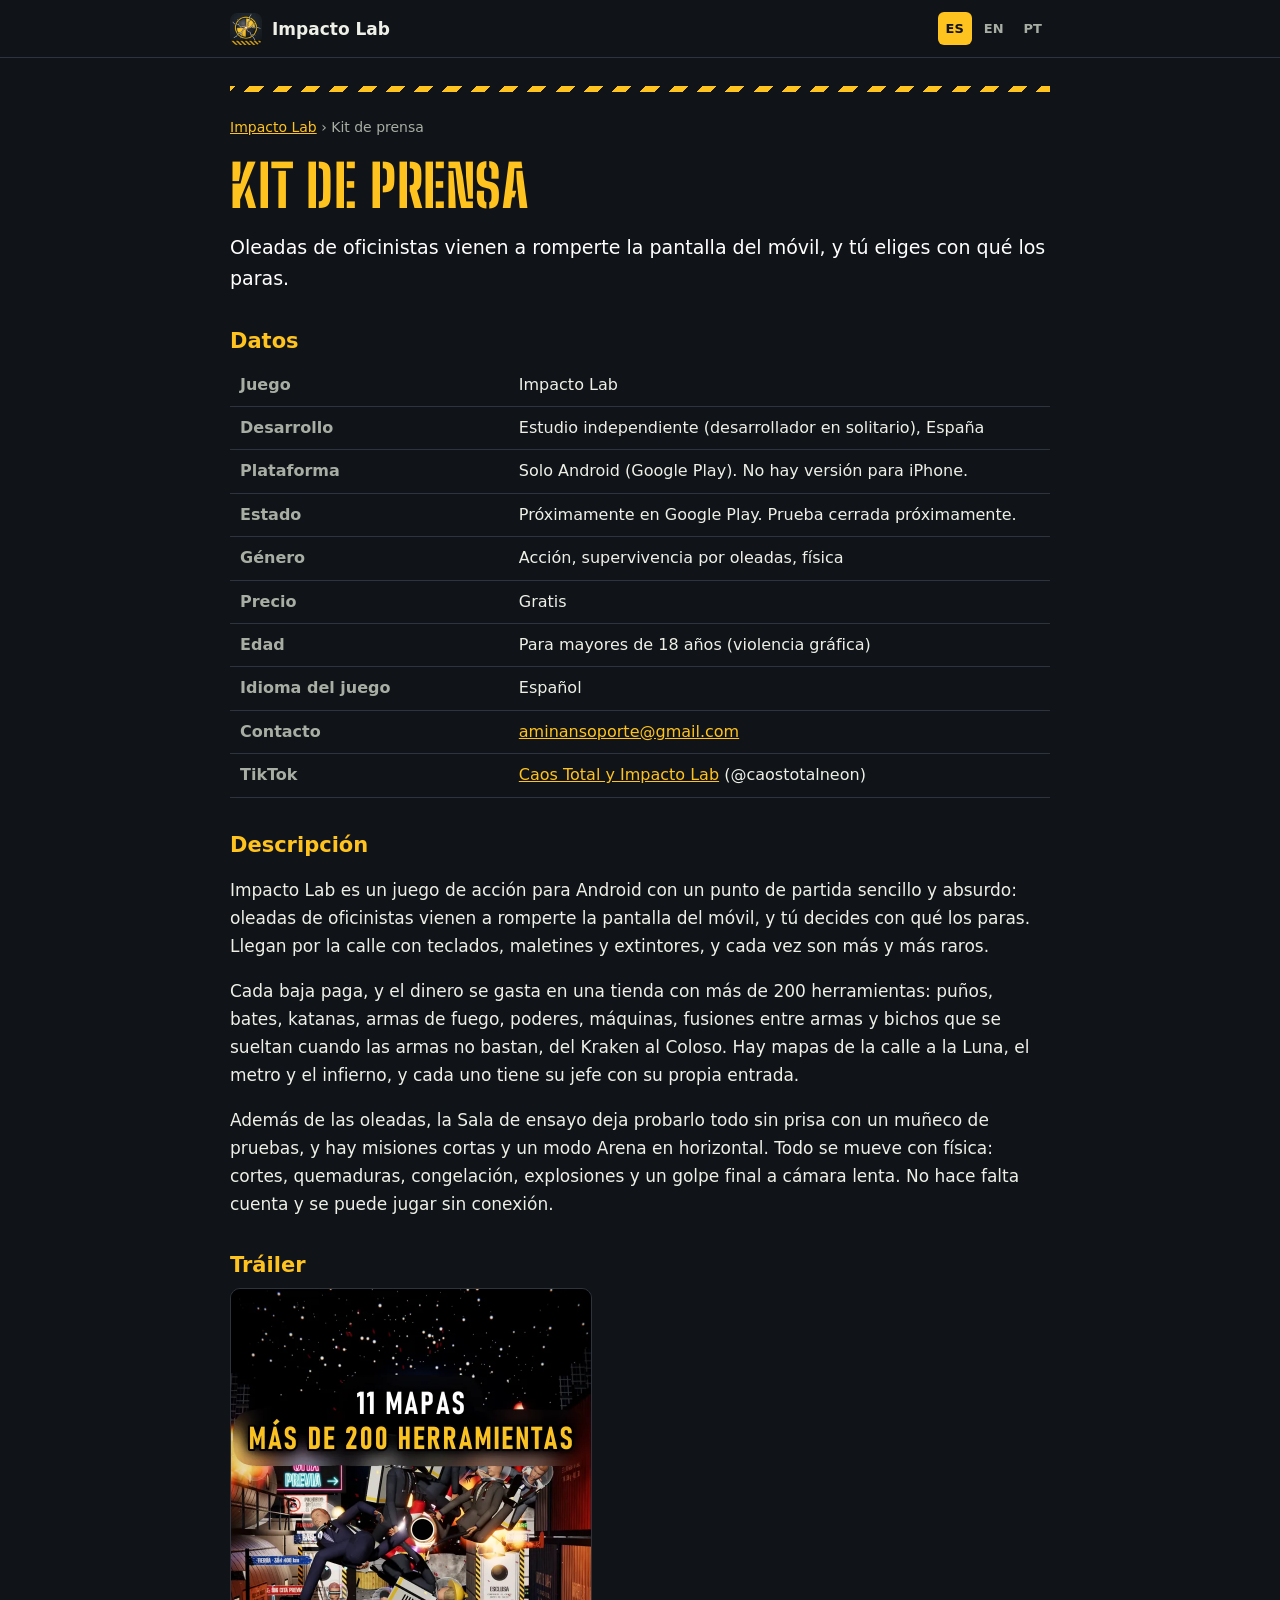
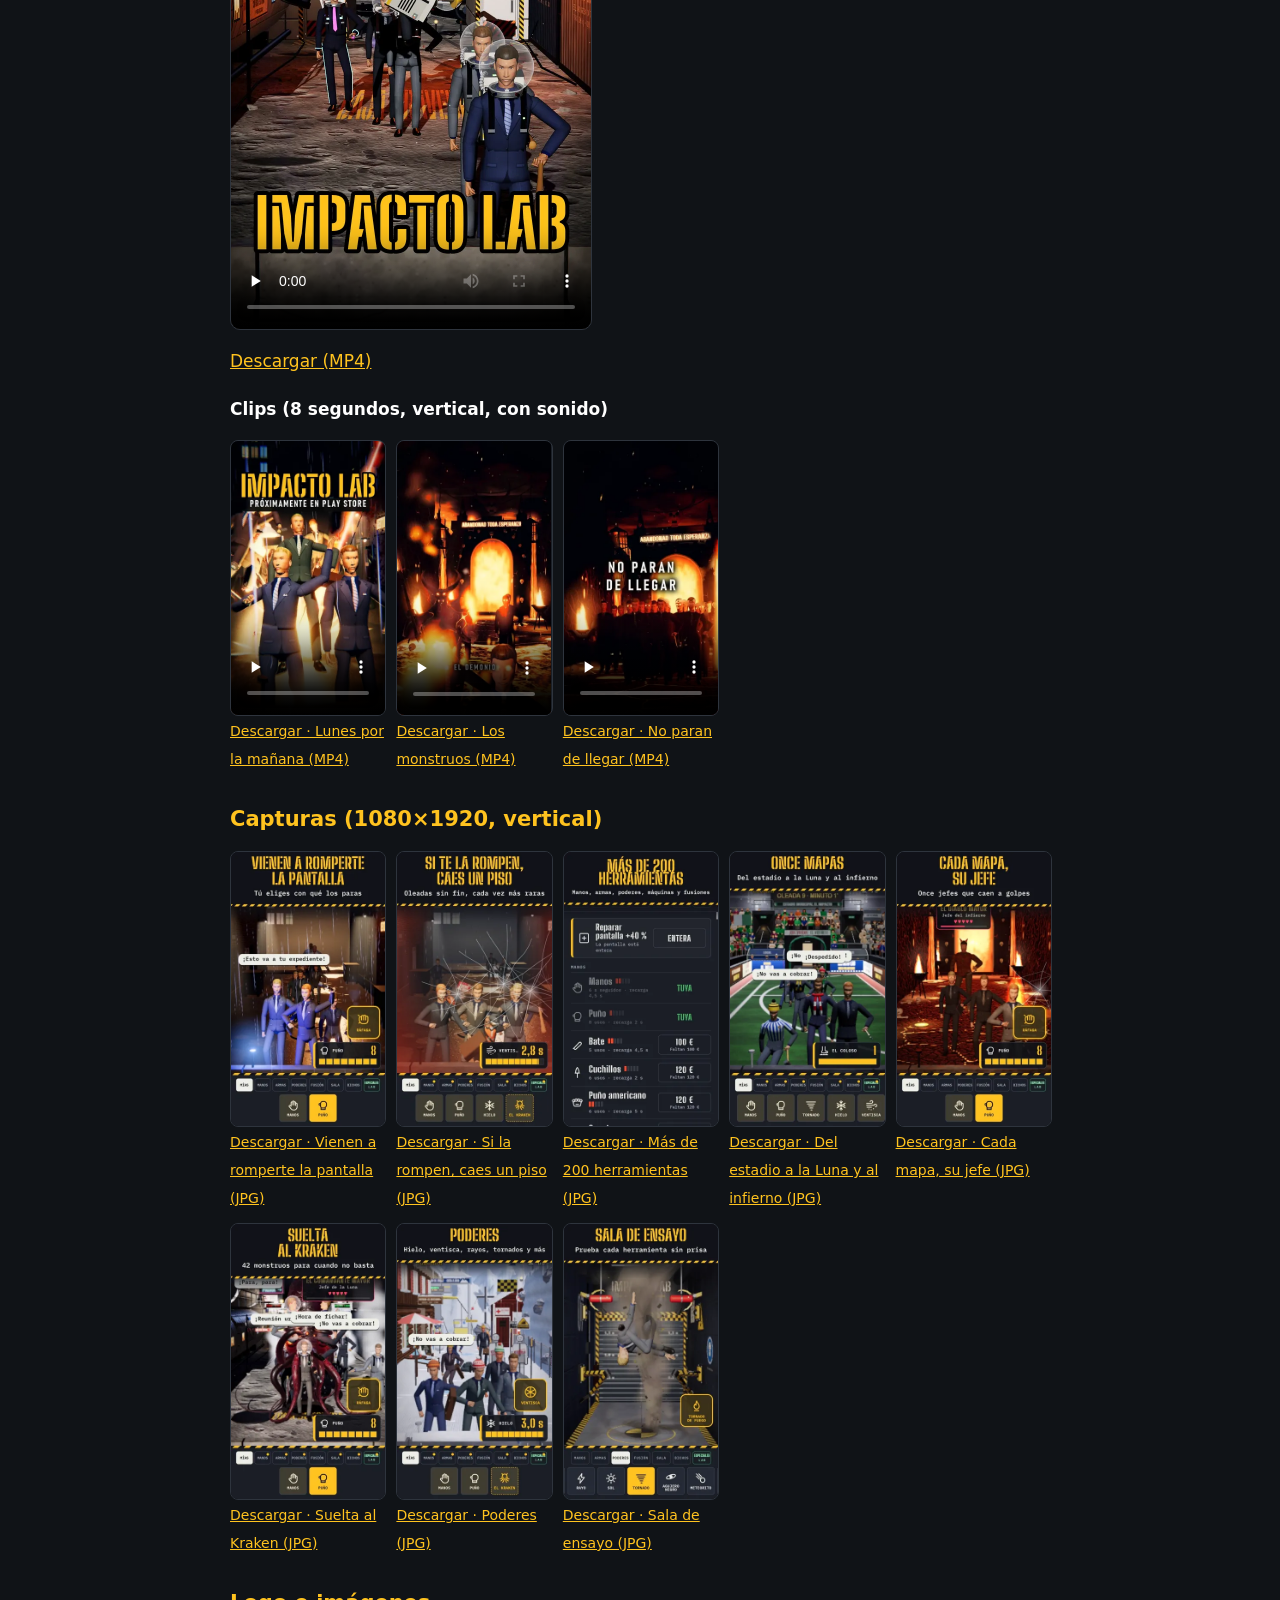
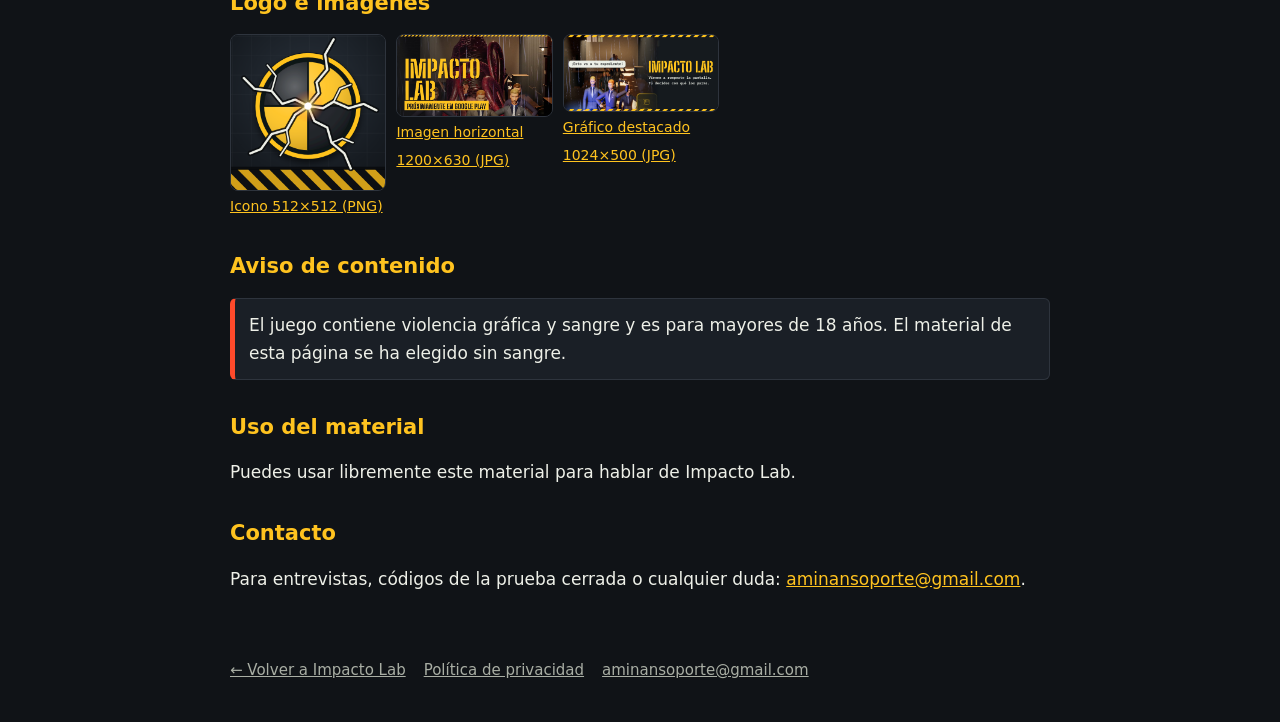
<file: presskit/index.html>
<!doctype html>
<html lang="es-ES" translate="no" class="notranslate">
<head>
<meta charset="utf-8">
<meta name="google" content="notranslate">
<meta name="viewport" content="width=device-width, initial-scale=1">
<title>Kit de prensa de Impacto Lab</title>
<meta name="description" content="Kit de prensa de Impacto Lab, juego de acción para Android: descripción, datos, logo, capturas, clips y contacto.">
<meta name="robots" content="index, follow, max-image-preview:large">
<link rel="canonical" href="https://aminacomunicaciones-a11y.github.io/impacto-lab/presskit/">
<link rel="alternate" hreflang="es" href="https://aminacomunicaciones-a11y.github.io/impacto-lab/presskit/">
<link rel="alternate" hreflang="en" href="https://aminacomunicaciones-a11y.github.io/impacto-lab/en/presskit/">
<link rel="alternate" hreflang="pt-BR" href="https://aminacomunicaciones-a11y.github.io/impacto-lab/pt/presskit/">
<link rel="alternate" hreflang="x-default" href="https://aminacomunicaciones-a11y.github.io/impacto-lab/en/presskit/">
<meta name="theme-color" content="#101317">
<meta name="author" content="Aminan">
<link rel="icon" href="../favicon.ico" sizes="16x16 32x32 48x48">
<link rel="icon" type="image/png" href="../img/icon/icon-32.png" sizes="32x32">
<link rel="apple-touch-icon" href="../img/icon/apple-touch-icon.png">
<link rel="manifest" href="../site.webmanifest">
<meta property="og:type" content="website">
<meta property="og:site_name" content="Impacto Lab">
<meta property="og:locale" content="es_ES">
<meta property="og:locale:alternate" content="en_US">
<meta property="og:locale:alternate" content="pt_BR">
<meta property="og:url" content="https://aminacomunicaciones-a11y.github.io/impacto-lab/presskit/">
<meta property="og:title" content="Kit de prensa de Impacto Lab">
<meta property="og:description" content="Kit de prensa de Impacto Lab, juego de acción para Android: descripción, datos, logo, capturas, clips y contacto.">
<meta property="og:image" content="https://aminacomunicaciones-a11y.github.io/impacto-lab/img/og.jpg">
<meta property="og:image:width" content="1200">
<meta property="og:image:height" content="630">
<meta property="og:image:alt" content="Impacto Lab">
<meta name="twitter:card" content="summary_large_image">
<meta name="twitter:title" content="Kit de prensa de Impacto Lab">
<meta name="twitter:description" content="Kit de prensa de Impacto Lab, juego de acción para Android: descripción, datos, logo, capturas, clips y contacto.">
<meta name="twitter:image" content="https://aminacomunicaciones-a11y.github.io/impacto-lab/img/og.jpg">
<meta name="twitter:image:alt" content="Impacto Lab">
<link rel="preload" href="../fonts/bsd-800.woff2" as="font" type="font/woff2" crossorigin>
<style>
@font-face{font-family:"BSD";font-weight:800;font-display:swap;src:url(../fonts/bsd-800.woff2) format("woff2")}
:root{color-scheme:dark}
body{margin:0;background:#101317;color:#eef0e8;font:17px/1.65 system-ui,-apple-system,"Segoe UI",Roboto,sans-serif}
a{color:#ffc31f}
.top{border-bottom:1px solid #2e343d}
.top div{max-width:820px;margin:0 auto;padding:12px 16px;display:flex;align-items:center;gap:10px;justify-content:space-between}
.top a.home{display:flex;align-items:center;gap:10px;color:#eef0e8;text-decoration:none;font-weight:800}
.top img{width:32px;height:32px;border-radius:7px}
.top nav{display:flex;gap:4px;font-size:13px;font-weight:700}
.top nav a{color:#a9aea4;text-decoration:none;padding:6px 8px;border-radius:6px}
.top nav a[aria-current]{color:#101317;background:#ffc31f}
main{max-width:820px;margin:0 auto;padding:28px 16px 48px}
main::before{content:"";display:block;height:6px;margin-bottom:24px;background:repeating-linear-gradient(-45deg,#ffc31f 0 10px,#101317 10px 20px)}
h1{font:800 clamp(36px,9vw,58px)/.95 "BSD",Impact,"Arial Narrow",sans-serif;color:#ffc31f;letter-spacing:.01em;margin:0 0 14px;text-transform:uppercase}
h2{color:#ffc31f;font-size:21px;line-height:1.3;margin:34px 0 8px}
h3{font-size:17px;margin:20px 0 4px;color:#fff}
strong{color:#fff}ul,ol{padding-left:22px}li{margin:6px 0}
.crumbs{font-size:14px;color:#a9aea4;margin:0 0 18px}
.lead{font-size:19px;color:#fff}
.note{border:1px solid #2e343d;border-left:5px solid #ffc31f;background:#1a1f26;padding:12px 14px;border-radius:6px;margin:18px 0}
.warn{border-left-color:#ff4a2b}
.btn{display:inline-flex;align-items:center;gap:8px;background:#ffc31f;color:#101317;font-weight:800;text-decoration:none;padding:13px 18px;border-radius:8px;margin:8px 0 4px;min-height:24px}
.btn svg{width:20px;height:20px;fill:none;stroke:currentColor;stroke-width:2}
small{color:#a9aea4;font-size:14px}
table{border-collapse:collapse;width:100%;font-size:16px}
th,td{text-align:left;vertical-align:top;padding:8px 10px;border-bottom:1px solid #2e343d}
th{color:#a9aea4;font-weight:600;width:34%}
.grid{display:grid;grid-template-columns:repeat(auto-fill,minmax(150px,1fr));gap:12px;padding:0;list-style:none}
.grid li{margin:0}
.grid img,.grid video{width:100%;height:auto;display:block;border-radius:8px;border:1px solid #2e343d;background:#1a1f26}
.grid a{font-size:14px}
.hole{border:2px dashed #2e343d;border-radius:10px;padding:22px 16px;text-align:center;color:#a9aea4}
.trailer video{width:100%;max-width:360px;height:auto;display:block;border-radius:10px;border:1px solid #2e343d}
footer{max-width:820px;margin:0 auto;padding:0 16px 40px;color:#a9aea4;font-size:15px;display:flex;flex-wrap:wrap;gap:8px 18px}
footer a{color:#a9aea4}
</style>
<script type="application/ld+json">
{
 "@context": "https://schema.org",
 "@type": "WebPage",
 "name": "Kit de prensa de Impacto Lab",
 "url": "https://aminacomunicaciones-a11y.github.io/impacto-lab/presskit/",
 "inLanguage": "es-ES",
 "description": "Kit de prensa de Impacto Lab, juego de acción para Android: descripción, datos, logo, capturas, clips y contacto.",
 "about": {
  "@type": "VideoGame",
  "name": "Impacto Lab",
  "url": "https://aminacomunicaciones-a11y.github.io/impacto-lab/",
  "gamePlatform": "Android",
  "operatingSystem": "Android",
  "applicationCategory": "Game"
 },
 "breadcrumb": {
  "@type": "BreadcrumbList",
  "itemListElement": [
   {
    "@type": "ListItem",
    "position": 1,
    "name": "Impacto Lab",
    "item": "https://aminacomunicaciones-a11y.github.io/impacto-lab/"
   },
   {
    "@type": "ListItem",
    "position": 2,
    "name": "Kit de prensa",
    "item": "https://aminacomunicaciones-a11y.github.io/impacto-lab/presskit/"
   }
  ]
 }
}
</script>
</head>
<body>
<header class="top"><div><a class="home" href="../"><img src="../img/icon/icon-192.png" width="32" height="32" alt="">Impacto Lab</a><nav aria-label="Idioma"><a href="../presskit/" hreflang="es" lang="es" aria-current="page">ES</a><a href="../en/presskit/" hreflang="en" lang="en">EN</a><a href="../pt/presskit/" hreflang="pt-BR" lang="pt-BR">PT</a></nav></div></header>
<main>
<p class="crumbs"><a href="../">Impacto Lab</a> › Kit de prensa</p>
<h1>Kit de prensa</h1>
<p class="lead">Oleadas de oficinistas vienen a romperte la pantalla del móvil, y tú eliges con qué los paras.</p>
<h2>Datos</h2>
<table><tr><th scope="row">Juego</th><td>Impacto Lab</td></tr><tr><th scope="row">Desarrollo</th><td>Estudio independiente (desarrollador en solitario), España</td></tr><tr><th scope="row">Plataforma</th><td>Solo Android (Google Play). No hay versión para iPhone.</td></tr><tr><th scope="row">Estado</th><td>Próximamente en Google Play. Prueba cerrada próximamente.</td></tr><tr><th scope="row">Género</th><td>Acción, supervivencia por oleadas, física</td></tr><tr><th scope="row">Precio</th><td>Gratis</td></tr><tr><th scope="row">Edad</th><td>Para mayores de 18 años (violencia gráfica)</td></tr><tr><th scope="row">Idioma del juego</th><td>Español</td></tr><tr><th scope="row">Contacto</th><td><a href="mailto:aminansoporte@gmail.com">aminansoporte@gmail.com</a></td></tr><tr><th scope="row">TikTok</th><td><a href="https://www.tiktok.com/@caostotalneon" rel="noopener">Caos Total y Impacto Lab</a> (@caostotalneon)</td></tr></table>
<h2>Descripción</h2>
<p>Impacto Lab es un juego de acción para Android con un punto de partida sencillo y absurdo: oleadas de oficinistas vienen a romperte la pantalla del móvil, y tú decides con qué los paras. Llegan por la calle con teclados, maletines y extintores, y cada vez son más y más raros.</p>
<p>Cada baja paga, y el dinero se gasta en una tienda con más de 200 herramientas: puños, bates, katanas, armas de fuego, poderes, máquinas, fusiones entre armas y bichos que se sueltan cuando las armas no bastan, del Kraken al Coloso. Hay mapas de la calle a la Luna, el metro y el infierno, y cada uno tiene su jefe con su propia entrada.</p>
<p>Además de las oleadas, la Sala de ensayo deja probarlo todo sin prisa con un muñeco de pruebas, y hay misiones cortas y un modo Arena en horizontal. Todo se mueve con física: cortes, quemaduras, congelación, explosiones y un golpe final a cámara lenta. No hace falta cuenta y se puede jugar sin conexión.</p>
<h2>Tráiler</h2>
<div class="trailer"><video controls preload="none" playsinline poster="../presskit/media/impactolab-trailer-poster.webp" src="../presskit/media/impactolab-trailer.mp4"></video><p><a href="../presskit/media/impactolab-trailer.mp4" download>Descargar (MP4)</a></p></div>
<h3>Clips (8 segundos, vertical, con sonido)</h3>
<ul class="grid"><li><video controls preload="none" playsinline width="720" height="1280" poster="../presskit/media/impactolab-01-lunes-por-la-manana-poster.webp" src="../presskit/media/impactolab-01-lunes-por-la-manana.mp4" aria-label="Lunes por la mañana"></video><a href="../presskit/media/impactolab-01-lunes-por-la-manana.mp4" download>Descargar · Lunes por la mañana (MP4)</a></li><li><video controls preload="none" playsinline width="720" height="1280" poster="../presskit/media/impactolab-02-los-monstruos-poster.webp" src="../presskit/media/impactolab-02-los-monstruos.mp4" aria-label="Los monstruos"></video><a href="../presskit/media/impactolab-02-los-monstruos.mp4" download>Descargar · Los monstruos (MP4)</a></li><li><video controls preload="none" playsinline width="720" height="1280" poster="../presskit/media/impactolab-03-oleada-45-poster.webp" src="../presskit/media/impactolab-03-oleada-45.mp4" aria-label="No paran de llegar"></video><a href="../presskit/media/impactolab-03-oleada-45.mp4" download>Descargar · No paran de llegar (MP4)</a></li></ul>
<h2>Capturas (1080×1920, vertical)</h2>
<ul class="grid"><li><a href="../presskit/media/es/impactolab-01-vienen-a-romperte-la-pantalla.jpg"><img src="../presskit/media/es/impactolab-01-vienen-a-romperte-la-pantalla-360.webp" width="360" height="640" loading="lazy" decoding="async" alt="Vienen a romperte la pantalla"></a><a href="../presskit/media/es/impactolab-01-vienen-a-romperte-la-pantalla.jpg" download>Descargar · Vienen a romperte la pantalla (JPG)</a></li><li><a href="../presskit/media/es/impactolab-02-si-la-rompen-caes-un-piso.jpg"><img src="../presskit/media/es/impactolab-02-si-la-rompen-caes-un-piso-360.webp" width="360" height="640" loading="lazy" decoding="async" alt="Si la rompen, caes un piso"></a><a href="../presskit/media/es/impactolab-02-si-la-rompen-caes-un-piso.jpg" download>Descargar · Si la rompen, caes un piso (JPG)</a></li><li><a href="../presskit/media/es/impactolab-03-mas-de-200-herramientas.jpg"><img src="../presskit/media/es/impactolab-03-mas-de-200-herramientas-360.webp" width="360" height="640" loading="lazy" decoding="async" alt="Más de 200 herramientas"></a><a href="../presskit/media/es/impactolab-03-mas-de-200-herramientas.jpg" download>Descargar · Más de 200 herramientas (JPG)</a></li><li><a href="../presskit/media/es/impactolab-04-once-mapas.jpg"><img src="../presskit/media/es/impactolab-04-once-mapas-360.webp" width="360" height="640" loading="lazy" decoding="async" alt="Del estadio a la Luna y al infierno"></a><a href="../presskit/media/es/impactolab-04-once-mapas.jpg" download>Descargar · Del estadio a la Luna y al infierno (JPG)</a></li><li><a href="../presskit/media/es/impactolab-05-cada-mapa-su-jefe.jpg"><img src="../presskit/media/es/impactolab-05-cada-mapa-su-jefe-360.webp" width="360" height="640" loading="lazy" decoding="async" alt="Cada mapa, su jefe"></a><a href="../presskit/media/es/impactolab-05-cada-mapa-su-jefe.jpg" download>Descargar · Cada mapa, su jefe (JPG)</a></li><li><a href="../presskit/media/es/impactolab-06-suelta-al-kraken.jpg"><img src="../presskit/media/es/impactolab-06-suelta-al-kraken-360.webp" width="360" height="640" loading="lazy" decoding="async" alt="Suelta al Kraken"></a><a href="../presskit/media/es/impactolab-06-suelta-al-kraken.jpg" download>Descargar · Suelta al Kraken (JPG)</a></li><li><a href="../presskit/media/es/impactolab-07-poderes.jpg"><img src="../presskit/media/es/impactolab-07-poderes-360.webp" width="360" height="640" loading="lazy" decoding="async" alt="Poderes"></a><a href="../presskit/media/es/impactolab-07-poderes.jpg" download>Descargar · Poderes (JPG)</a></li><li><a href="../presskit/media/es/impactolab-08-sala-de-ensayo.jpg"><img src="../presskit/media/es/impactolab-08-sala-de-ensayo-360.webp" width="360" height="640" loading="lazy" decoding="async" alt="Sala de ensayo"></a><a href="../presskit/media/es/impactolab-08-sala-de-ensayo.jpg" download>Descargar · Sala de ensayo (JPG)</a></li></ul>
<h2>Logo e imágenes</h2>
<ul class="grid"><li><a href="../presskit/media/impactolab-icono-512.png"><img src="../presskit/media/impactolab-icono-512.png" width="512" height="512" loading="lazy" decoding="async" alt="Icono 512×512 (PNG)"></a><a href="../presskit/media/impactolab-icono-512.png" download>Icono 512×512 (PNG)</a></li><li><a href="../presskit/media/impactolab-banner-1200x630.jpg"><img src="../presskit/media/impactolab-banner-1200x630.jpg" width="1200" height="630" loading="lazy" decoding="async" alt="Imagen horizontal 1200×630 (JPG)"></a><a href="../presskit/media/impactolab-banner-1200x630.jpg" download>Imagen horizontal 1200×630 (JPG)</a></li><li><a href="../presskit/media/impactolab-destacado-1024x500.jpg"><img src="../presskit/media/impactolab-destacado-1024x500.jpg" width="1024" height="500" loading="lazy" decoding="async" alt="Gráfico destacado 1024×500 (JPG)"></a><a href="../presskit/media/impactolab-destacado-1024x500.jpg" download>Gráfico destacado 1024×500 (JPG)</a></li></ul>
<h2>Aviso de contenido</h2>
<p class="note warn">El juego contiene violencia gráfica y sangre y es para mayores de 18 años. El material de esta página se ha elegido sin sangre.</p>
<h2>Uso del material</h2>
<p>Puedes usar libremente este material para hablar de Impacto Lab.</p>
<h2>Contacto</h2>
<p>Para entrevistas, códigos de la prueba cerrada o cualquier duda: <a href="mailto:aminansoporte@gmail.com">aminansoporte@gmail.com</a>.</p>
</main>
<footer><a href="../">← Volver a Impacto Lab</a><a href="../privacidad/">Política de privacidad</a><a href="mailto:aminansoporte@gmail.com">aminansoporte@gmail.com</a></footer>
</body>
</html>
</file>
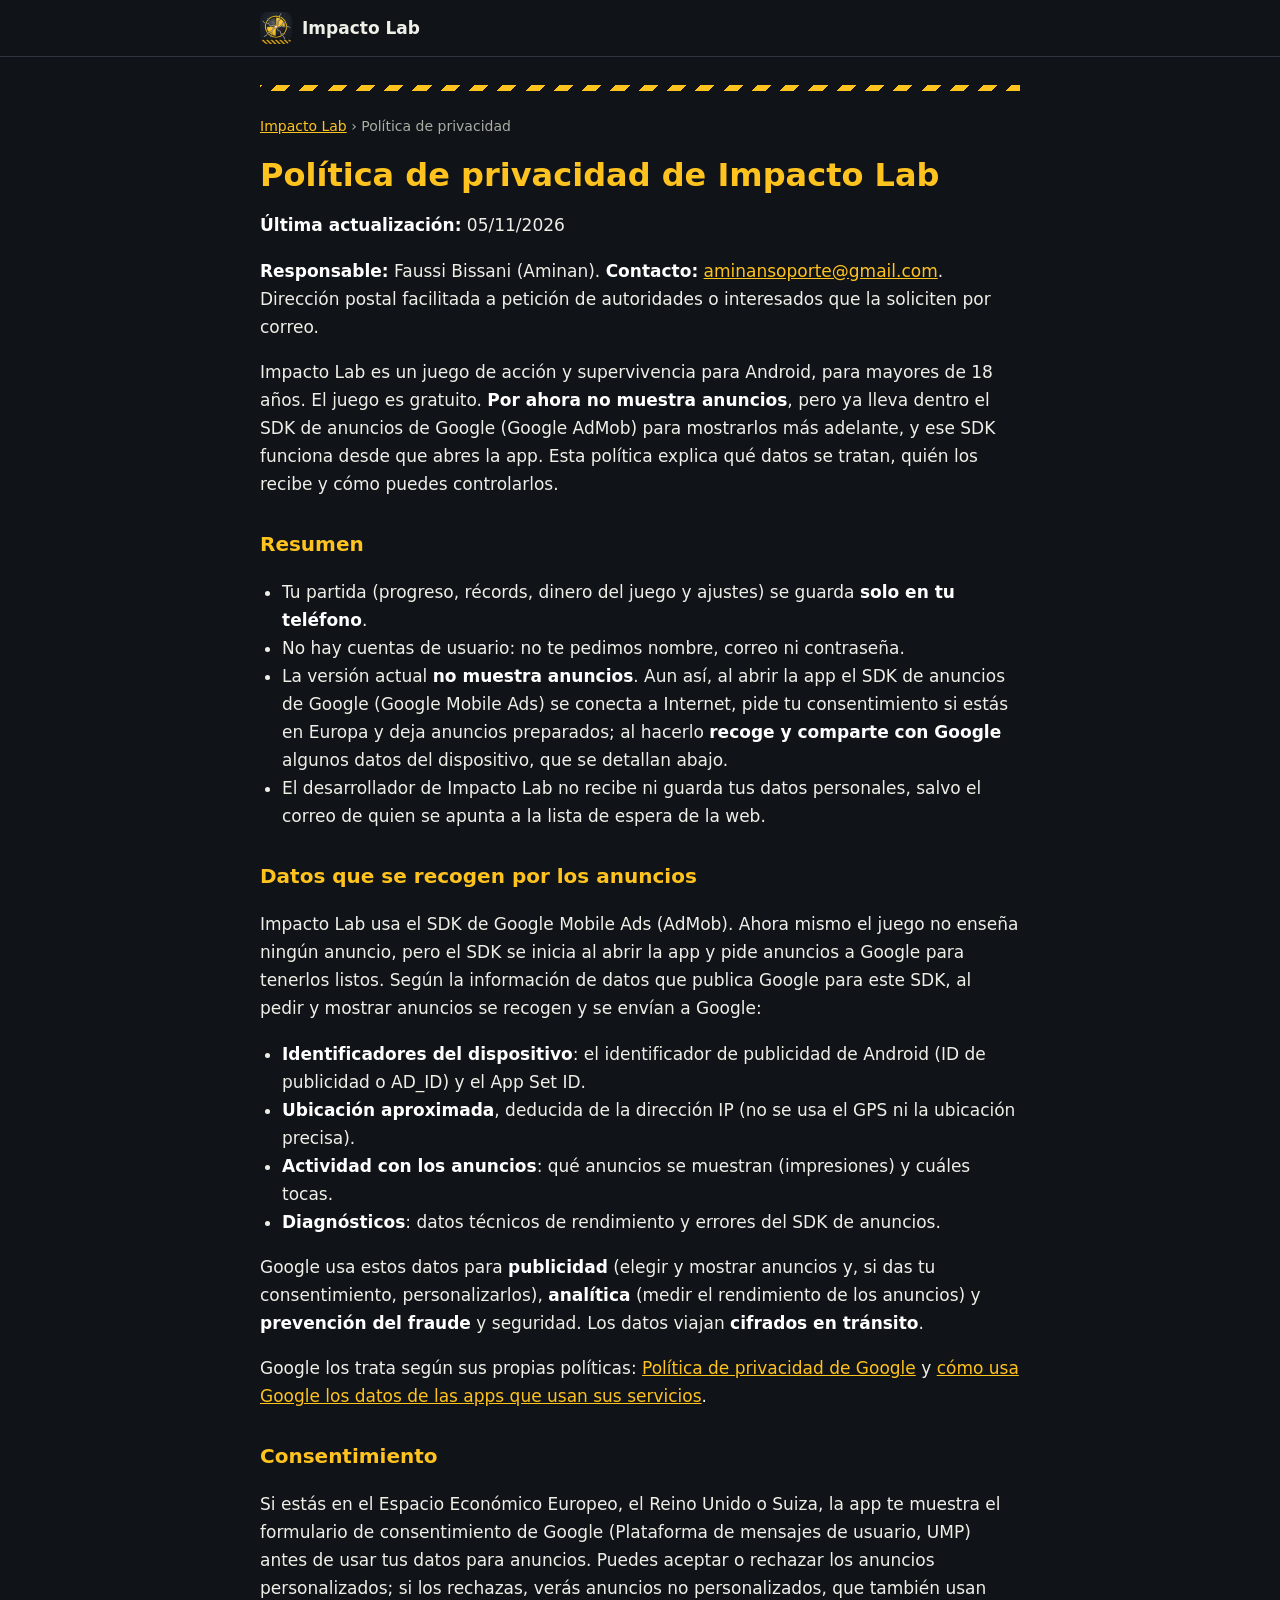
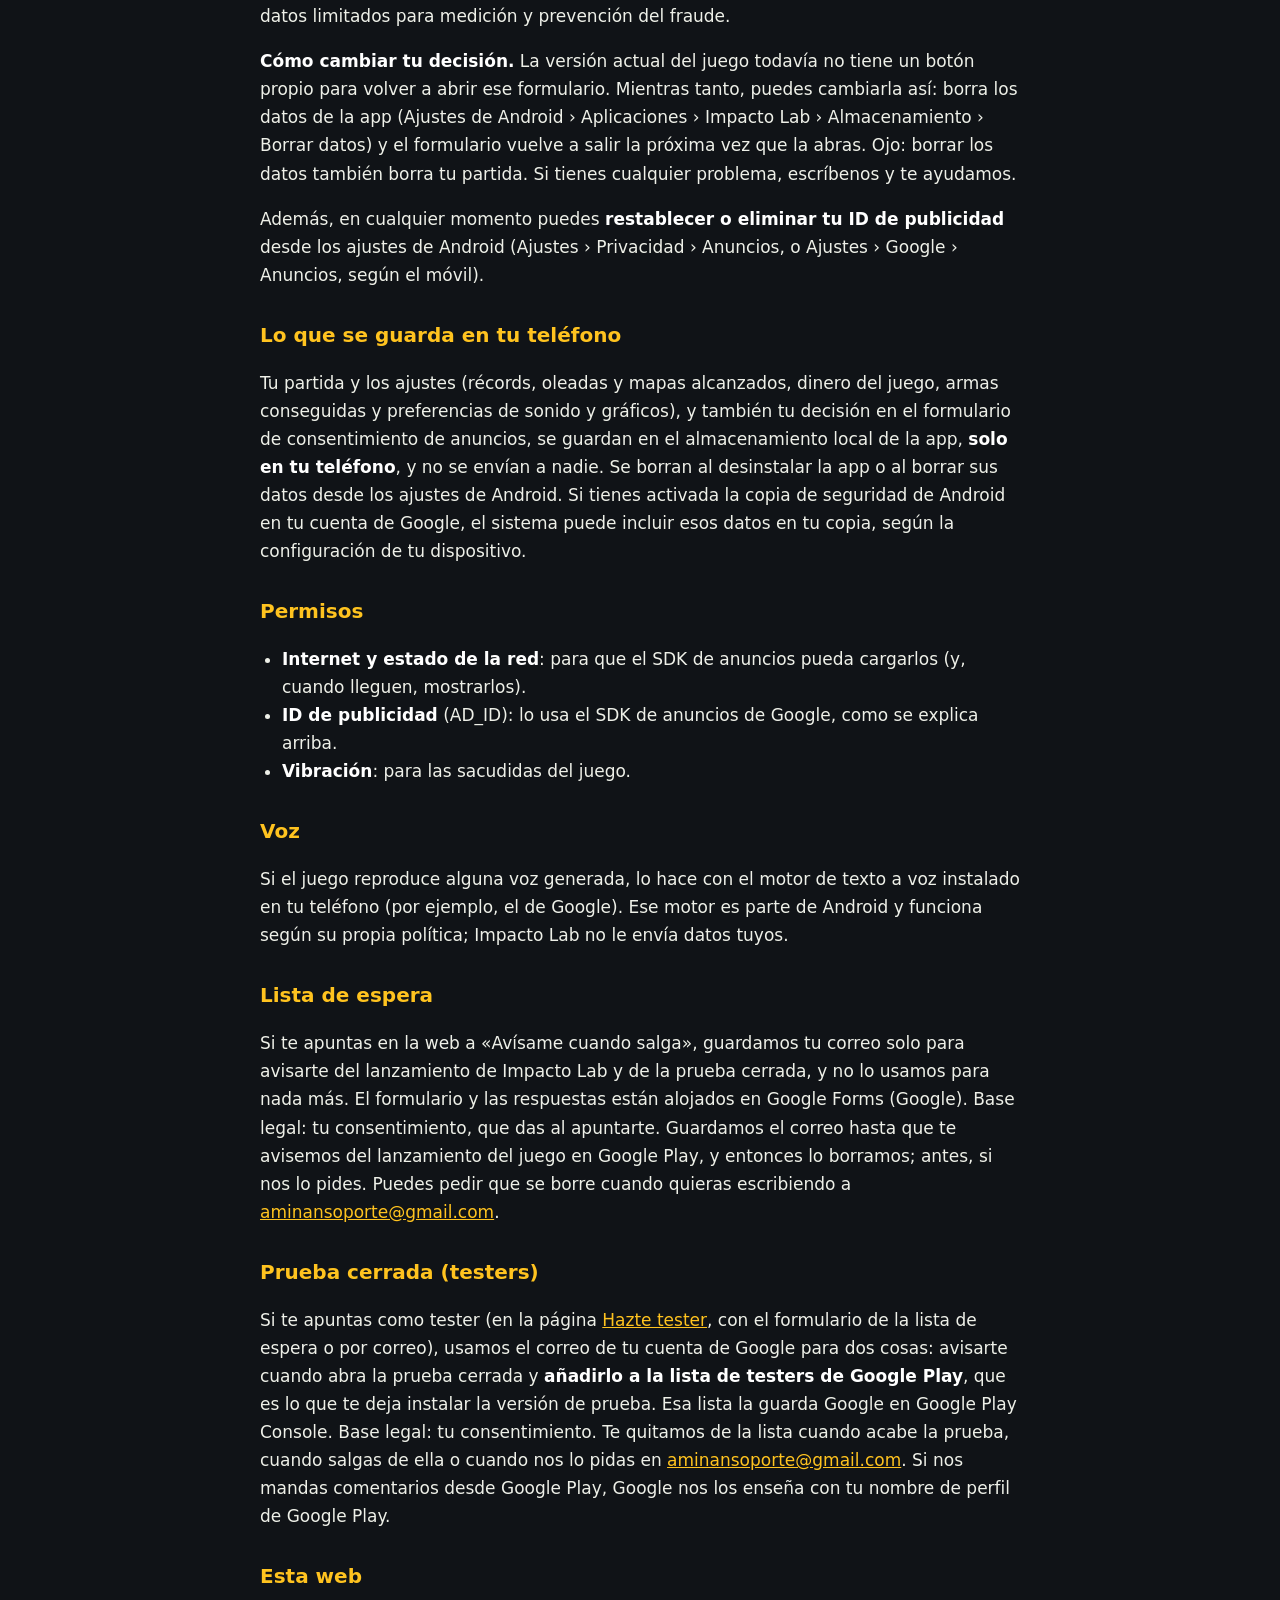
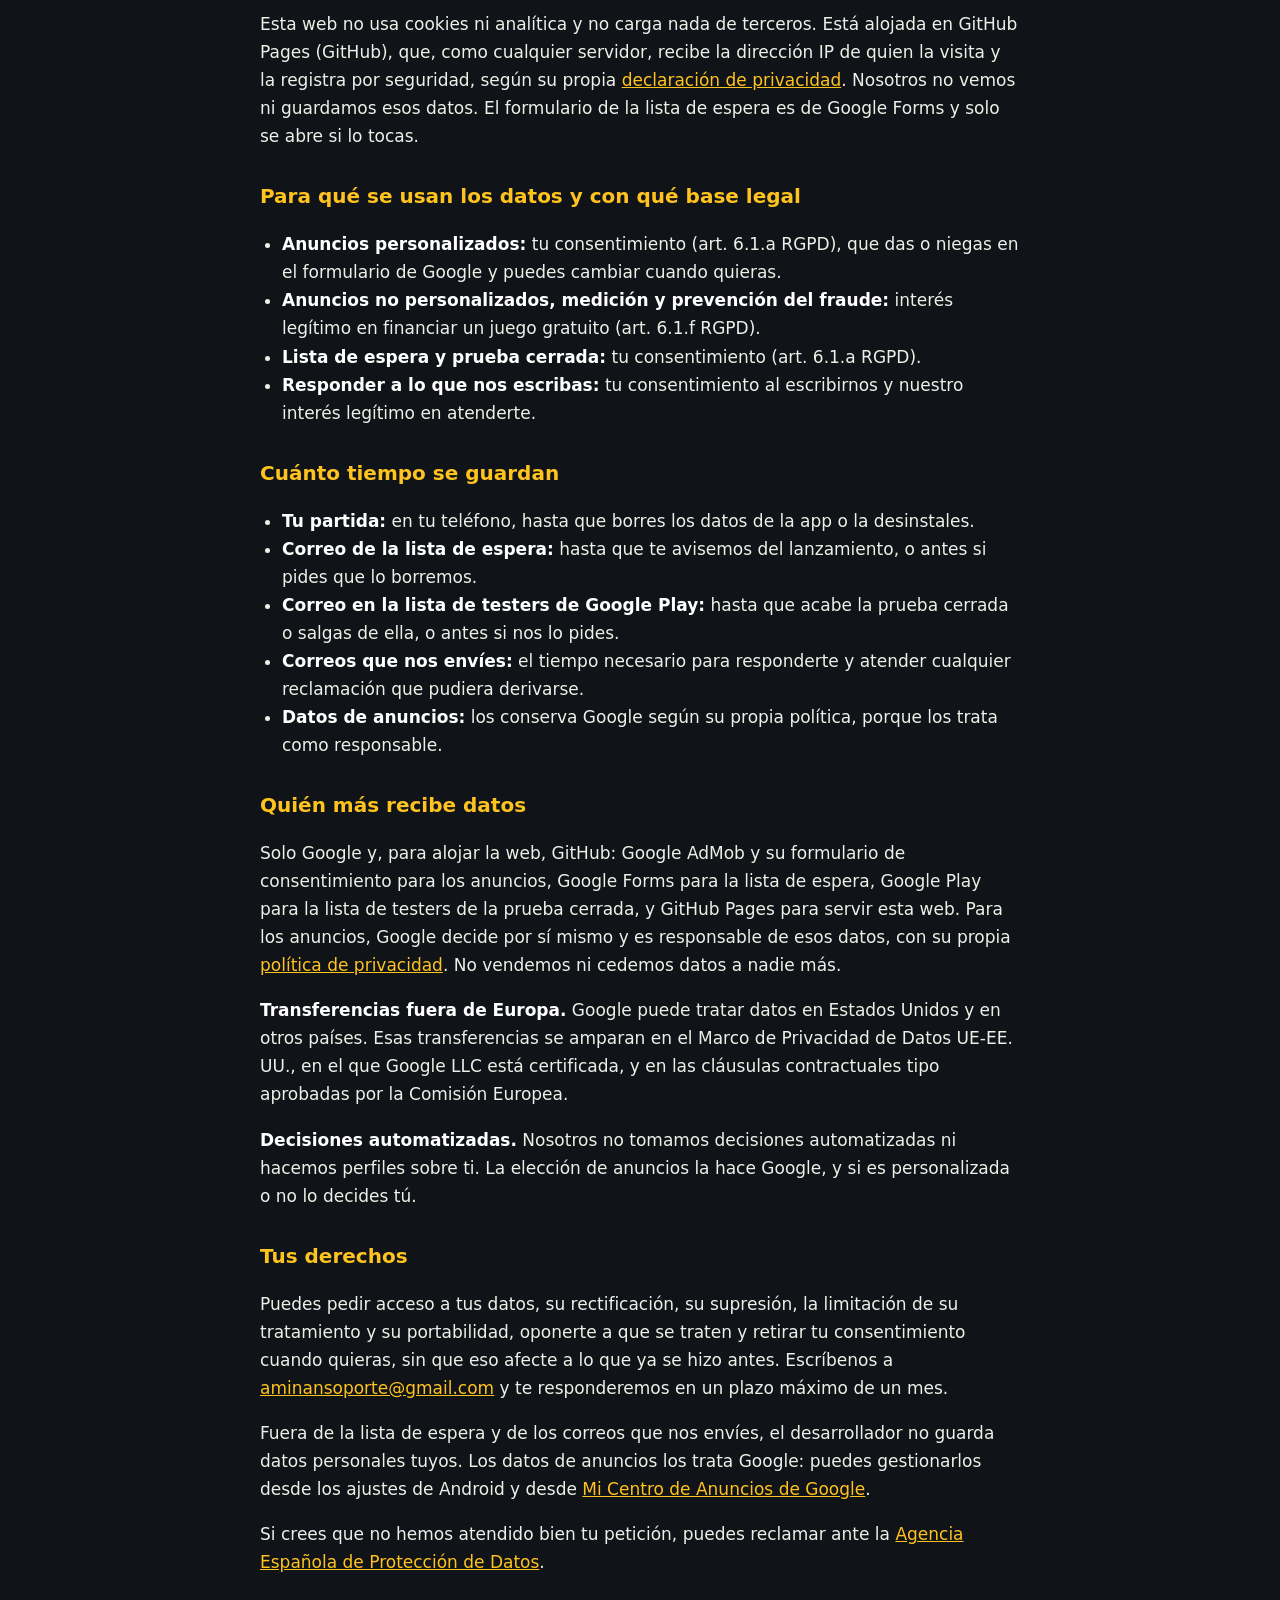
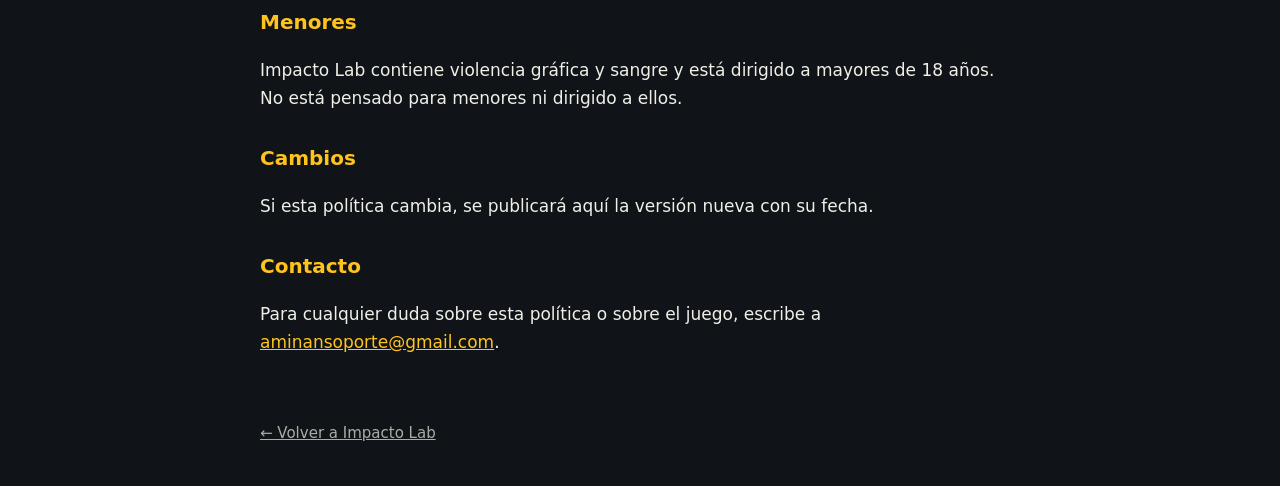
<file: privacidad/index.html>
<!doctype html>
<html lang="es-ES">
<head>
<meta charset="utf-8">
<meta name="viewport" content="width=device-width, initial-scale=1">
<title>Política de privacidad de Impacto Lab</title>
<meta name="description" content="Política de privacidad de Impacto Lab para Android: qué datos usan los anuncios de Google AdMob, cómo dar o retirar tu consentimiento y qué se guarda solo en tu teléfono.">
<meta name="robots" content="index, follow">
<link rel="canonical" href="https://aminacomunicaciones-a11y.github.io/impacto-lab/privacidad/">
<meta name="theme-color" content="#14171c">
<link rel="icon" href="../favicon.ico" sizes="16x16 32x32 48x48">
<link rel="icon" type="image/png" href="../img/icon-32.png" sizes="32x32">
<link rel="icon" type="image/png" href="../img/icon/icon-16.png" sizes="16x16">
<link rel="apple-touch-icon" href="../img/apple-touch-icon.png">
<link rel="manifest" href="../site.webmanifest">
<meta property="og:type" content="article">
<meta property="og:site_name" content="Impacto Lab">
<meta property="og:locale" content="es_ES">
<meta property="og:title" content="Política de privacidad de Impacto Lab">
<meta property="og:description" content="Qué datos usan los anuncios de Google AdMob en Impacto Lab, cómo gestionar tu consentimiento y qué se guarda solo en tu teléfono.">
<meta property="og:url" content="https://aminacomunicaciones-a11y.github.io/impacto-lab/privacidad/">
<meta property="og:image" content="https://aminacomunicaciones-a11y.github.io/impacto-lab/img/og.jpg">
<meta property="og:image:width" content="1200">
<meta property="og:image:height" content="630">
<meta property="og:image:alt" content="Impacto Lab">
<meta name="twitter:card" content="summary_large_image">
<meta name="twitter:title" content="Política de privacidad de Impacto Lab">
<meta name="twitter:description" content="Qué datos usan los anuncios de Google AdMob en Impacto Lab, cómo gestionar tu consentimiento y qué se guarda solo en tu teléfono.">
<meta name="twitter:image" content="https://aminacomunicaciones-a11y.github.io/impacto-lab/img/og.jpg">
<meta name="twitter:image:alt" content="Impacto Lab">
<script type="application/ld+json">
{
  "@context": "https://schema.org",
  "@type": "WebPage",
  "name": "Política de privacidad de Impacto Lab",
  "url": "https://aminacomunicaciones-a11y.github.io/impacto-lab/privacidad/",
  "inLanguage": "es-ES",
  "dateModified": "2026-11-05",
  "isPartOf": {"@id": "https://aminacomunicaciones-a11y.github.io/impacto-lab/#web"},
  "about": {"@id": "https://aminacomunicaciones-a11y.github.io/impacto-lab/#juego"},
  "breadcrumb": {
    "@type": "BreadcrumbList",
    "itemListElement": [
      {"@type": "ListItem", "position": 1, "name": "Impacto Lab", "item": "https://aminacomunicaciones-a11y.github.io/impacto-lab/"},
      {"@type": "ListItem", "position": 2, "name": "Política de privacidad", "item": "https://aminacomunicaciones-a11y.github.io/impacto-lab/privacidad/"}
    ]
  }
}
</script>
<style>
body{margin:0;background:#101317;color:#eef0e8;font:17px/1.65 system-ui,-apple-system,"Segoe UI",Roboto,sans-serif}
a{color:#ffc31f}
.top{border-bottom:1px solid #2e343d}
.top div{max-width:760px;margin:0 auto;padding:12px 16px;display:flex;align-items:center;gap:10px}
.top a{display:flex;align-items:center;gap:10px;color:#eef0e8;text-decoration:none;font-weight:800}
.top img{width:32px;height:32px;border-radius:7px}
main{max-width:760px;margin:0 auto;padding:28px 16px 48px}
main::before{content:"";display:block;height:6px;margin-bottom:24px;background:repeating-linear-gradient(-45deg,#ffc31f 0 10px,#101317 10px 20px)}
h1{color:#ffc31f;font-size:clamp(26px,5vw,32px);line-height:1.2;margin:0 0 8px}
h2{color:#ffc31f;font-size:20px;margin:30px 0 6px}
strong{color:#fff}ul{padding-left:22px}
.crumbs{font-size:14px;color:#a9aea4;margin:0 0 18px}
footer{max-width:760px;margin:0 auto;padding:0 16px 40px;color:#a9aea4;font-size:15px}
footer a{color:#a9aea4}
</style>
</head>
<body>
<header class="top"><div><a href="../"><img src="../img/icon-192.png" width="32" height="32" alt="">Impacto Lab</a></div></header>
<main>
<p class="crumbs"><a href="../">Impacto Lab</a> › Política de privacidad</p>
<h1>Política de privacidad de Impacto Lab</h1>
<p><strong>Última actualización:</strong> 05/11/2026</p>
<p><strong>Responsable:</strong> Faussi Bissani (Aminan). <strong>Contacto:</strong> <a href="mailto:aminansoporte@gmail.com">aminansoporte@gmail.com</a>. Dirección postal facilitada a petición de autoridades o interesados que la soliciten por correo.</p>
<p>Impacto Lab es un juego de acción y supervivencia para Android, para mayores de 18 años. El juego es gratuito. <strong>Por ahora no muestra anuncios</strong>, pero ya lleva dentro el SDK de anuncios de Google (Google AdMob) para mostrarlos más adelante, y ese SDK funciona desde que abres la app. Esta política explica qué datos se tratan, quién los recibe y cómo puedes controlarlos.</p>

<h2>Resumen</h2>
<ul>
<li>Tu partida (progreso, récords, dinero del juego y ajustes) se guarda <strong>solo en tu teléfono</strong>.</li>
<li>No hay cuentas de usuario: no te pedimos nombre, correo ni contraseña.</li>
<li>La versión actual <strong>no muestra anuncios</strong>. Aun así, al abrir la app el SDK de anuncios de Google (Google Mobile Ads) se conecta a Internet, pide tu consentimiento si estás en Europa y deja anuncios preparados; al hacerlo <strong>recoge y comparte con Google</strong> algunos datos del dispositivo, que se detallan abajo.</li>
<li>El desarrollador de Impacto Lab no recibe ni guarda tus datos personales, salvo el correo de quien se apunta a la lista de espera de la web.</li>
</ul>

<h2>Datos que se recogen por los anuncios</h2>
<p>Impacto Lab usa el SDK de Google Mobile Ads (AdMob). Ahora mismo el juego no enseña ningún anuncio, pero el SDK se inicia al abrir la app y pide anuncios a Google para tenerlos listos. Según la información de datos que publica Google para este SDK, al pedir y mostrar anuncios se recogen y se envían a Google:</p>
<ul>
<li><strong>Identificadores del dispositivo</strong>: el identificador de publicidad de Android (ID de publicidad o AD_ID) y el App Set ID.</li>
<li><strong>Ubicación aproximada</strong>, deducida de la dirección IP (no se usa el GPS ni la ubicación precisa).</li>
<li><strong>Actividad con los anuncios</strong>: qué anuncios se muestran (impresiones) y cuáles tocas.</li>
<li><strong>Diagnósticos</strong>: datos técnicos de rendimiento y errores del SDK de anuncios.</li>
</ul>
<p>Google usa estos datos para <strong>publicidad</strong> (elegir y mostrar anuncios y, si das tu consentimiento, personalizarlos), <strong>analítica</strong> (medir el rendimiento de los anuncios) y <strong>prevención del fraude</strong> y seguridad. Los datos viajan <strong>cifrados en tránsito</strong>.</p>
<p>Google los trata según sus propias políticas: <a href="https://policies.google.com/privacy" rel="noopener">Política de privacidad de Google</a> y <a href="https://policies.google.com/technologies/partner-sites" rel="noopener">cómo usa Google los datos de las apps que usan sus servicios</a>.</p>

<h2>Consentimiento</h2>
<p>Si estás en el Espacio Económico Europeo, el Reino Unido o Suiza, la app te muestra el formulario de consentimiento de Google (Plataforma de mensajes de usuario, UMP) antes de usar tus datos para anuncios. Puedes aceptar o rechazar los anuncios personalizados; si los rechazas, verás anuncios no personalizados, que también usan datos limitados para medición y prevención del fraude.</p>
<p><strong>Cómo cambiar tu decisión.</strong> La versión actual del juego todavía no tiene un botón propio para volver a abrir ese formulario. Mientras tanto, puedes cambiarla así: borra los datos de la app (Ajustes de Android › Aplicaciones › Impacto Lab › Almacenamiento › Borrar datos) y el formulario vuelve a salir la próxima vez que la abras. Ojo: borrar los datos también borra tu partida. Si tienes cualquier problema, escríbenos y te ayudamos.</p>
<p>Además, en cualquier momento puedes <strong>restablecer o eliminar tu ID de publicidad</strong> desde los ajustes de Android (Ajustes › Privacidad › Anuncios, o Ajustes › Google › Anuncios, según el móvil).</p>

<h2>Lo que se guarda en tu teléfono</h2>
<p>Tu partida y los ajustes (récords, oleadas y mapas alcanzados, dinero del juego, armas conseguidas y preferencias de sonido y gráficos), y también tu decisión en el formulario de consentimiento de anuncios, se guardan en el almacenamiento local de la app, <strong>solo en tu teléfono</strong>, y no se envían a nadie. Se borran al desinstalar la app o al borrar sus datos desde los ajustes de Android. Si tienes activada la copia de seguridad de Android en tu cuenta de Google, el sistema puede incluir esos datos en tu copia, según la configuración de tu dispositivo.</p>

<h2>Permisos</h2>
<ul>
<li><strong>Internet y estado de la red</strong>: para que el SDK de anuncios pueda cargarlos (y, cuando lleguen, mostrarlos).</li>
<li><strong>ID de publicidad</strong> (AD_ID): lo usa el SDK de anuncios de Google, como se explica arriba.</li>
<li><strong>Vibración</strong>: para las sacudidas del juego.</li>
</ul>

<h2>Voz</h2>
<p>Si el juego reproduce alguna voz generada, lo hace con el motor de texto a voz instalado en tu teléfono (por ejemplo, el de Google). Ese motor es parte de Android y funciona según su propia política; Impacto Lab no le envía datos tuyos.</p>

<h2 id="lista-de-espera">Lista de espera</h2>
<p>Si te apuntas en la web a «Avísame cuando salga», guardamos tu correo solo para avisarte del lanzamiento de Impacto Lab y de la prueba cerrada, y no lo usamos para nada más. El formulario y las respuestas están alojados en Google Forms (Google). Base legal: tu consentimiento, que das al apuntarte. Guardamos el correo hasta que te avisemos del lanzamiento del juego en Google Play, y entonces lo borramos; antes, si nos lo pides. Puedes pedir que se borre cuando quieras escribiendo a <a href="mailto:aminansoporte@gmail.com">aminansoporte@gmail.com</a>.</p>

<h2 id="tester">Prueba cerrada (testers)</h2>
<p>Si te apuntas como tester (en la página <a href="../tester/">Hazte tester</a>, con el formulario de la lista de espera o por correo), usamos el correo de tu cuenta de Google para dos cosas: avisarte cuando abra la prueba cerrada y <strong>añadirlo a la lista de testers de Google Play</strong>, que es lo que te deja instalar la versión de prueba. Esa lista la guarda Google en Google Play Console. Base legal: tu consentimiento. Te quitamos de la lista cuando acabe la prueba, cuando salgas de ella o cuando nos lo pidas en <a href="mailto:aminansoporte@gmail.com">aminansoporte@gmail.com</a>. Si nos mandas comentarios desde Google Play, Google nos los enseña con tu nombre de perfil de Google Play.</p>

<h2 id="web">Esta web</h2>
<p>Esta web no usa cookies ni analítica y no carga nada de terceros. Está alojada en GitHub Pages (GitHub), que, como cualquier servidor, recibe la dirección IP de quien la visita y la registra por seguridad, según su propia <a href="https://docs.github.com/es/site-policy/privacy-policies/github-general-privacy-statement" rel="noopener">declaración de privacidad</a>. Nosotros no vemos ni guardamos esos datos. El formulario de la lista de espera es de Google Forms y solo se abre si lo tocas.</p>

<h2>Para qué se usan los datos y con qué base legal</h2>
<ul>
<li><strong>Anuncios personalizados:</strong> tu consentimiento (art. 6.1.a RGPD), que das o niegas en el formulario de Google y puedes cambiar cuando quieras.</li>
<li><strong>Anuncios no personalizados, medición y prevención del fraude:</strong> interés legítimo en financiar un juego gratuito (art. 6.1.f RGPD).</li>
<li><strong>Lista de espera y prueba cerrada:</strong> tu consentimiento (art. 6.1.a RGPD).</li>
<li><strong>Responder a lo que nos escribas:</strong> tu consentimiento al escribirnos y nuestro interés legítimo en atenderte.</li>
</ul>

<h2>Cuánto tiempo se guardan</h2>
<ul>
<li><strong>Tu partida:</strong> en tu teléfono, hasta que borres los datos de la app o la desinstales.</li>
<li><strong>Correo de la lista de espera:</strong> hasta que te avisemos del lanzamiento, o antes si pides que lo borremos.</li>
<li><strong>Correo en la lista de testers de Google Play:</strong> hasta que acabe la prueba cerrada o salgas de ella, o antes si nos lo pides.</li>
<li><strong>Correos que nos envíes:</strong> el tiempo necesario para responderte y atender cualquier reclamación que pudiera derivarse.</li>
<li><strong>Datos de anuncios:</strong> los conserva Google según su propia política, porque los trata como responsable.</li>
</ul>

<h2>Quién más recibe datos</h2>
<p>Solo Google y, para alojar la web, GitHub: Google AdMob y su formulario de consentimiento para los anuncios, Google Forms para la lista de espera, Google Play para la lista de testers de la prueba cerrada, y GitHub Pages para servir esta web. Para los anuncios, Google decide por sí mismo y es responsable de esos datos, con su propia <a href="https://policies.google.com/privacy" rel="noopener">política de privacidad</a>. No vendemos ni cedemos datos a nadie más.</p>
<p><strong>Transferencias fuera de Europa.</strong> Google puede tratar datos en Estados Unidos y en otros países. Esas transferencias se amparan en el Marco de Privacidad de Datos UE-EE. UU., en el que Google LLC está certificada, y en las cláusulas contractuales tipo aprobadas por la Comisión Europea.</p>
<p><strong>Decisiones automatizadas.</strong> Nosotros no tomamos decisiones automatizadas ni hacemos perfiles sobre ti. La elección de anuncios la hace Google, y si es personalizada o no lo decides tú.</p>

<h2>Tus derechos</h2>
<p>Puedes pedir acceso a tus datos, su rectificación, su supresión, la limitación de su tratamiento y su portabilidad, oponerte a que se traten y retirar tu consentimiento cuando quieras, sin que eso afecte a lo que ya se hizo antes. Escríbenos a <a href="mailto:aminansoporte@gmail.com">aminansoporte@gmail.com</a> y te responderemos en un plazo máximo de un mes.</p>
<p>Fuera de la lista de espera y de los correos que nos envíes, el desarrollador no guarda datos personales tuyos. Los datos de anuncios los trata Google: puedes gestionarlos desde los ajustes de Android y desde <a href="https://myadcenter.google.com/" rel="noopener">Mi Centro de Anuncios de Google</a>.</p>
<p>Si crees que no hemos atendido bien tu petición, puedes reclamar ante la <a href="https://www.aepd.es" rel="noopener">Agencia Española de Protección de Datos</a>.</p>

<h2>Menores</h2>
<p>Impacto Lab contiene violencia gráfica y sangre y está dirigido a mayores de 18 años. No está pensado para menores ni dirigido a ellos.</p>

<h2>Cambios</h2>
<p>Si esta política cambia, se publicará aquí la versión nueva con su fecha.</p>

<h2>Contacto</h2>
<p>Para cualquier duda sobre esta política o sobre el juego, escribe a <a href="mailto:aminansoporte@gmail.com">aminansoporte@gmail.com</a>.</p>
</main>
<footer><a href="../">← Volver a Impacto Lab</a></footer>
</body>
</html>
</file>
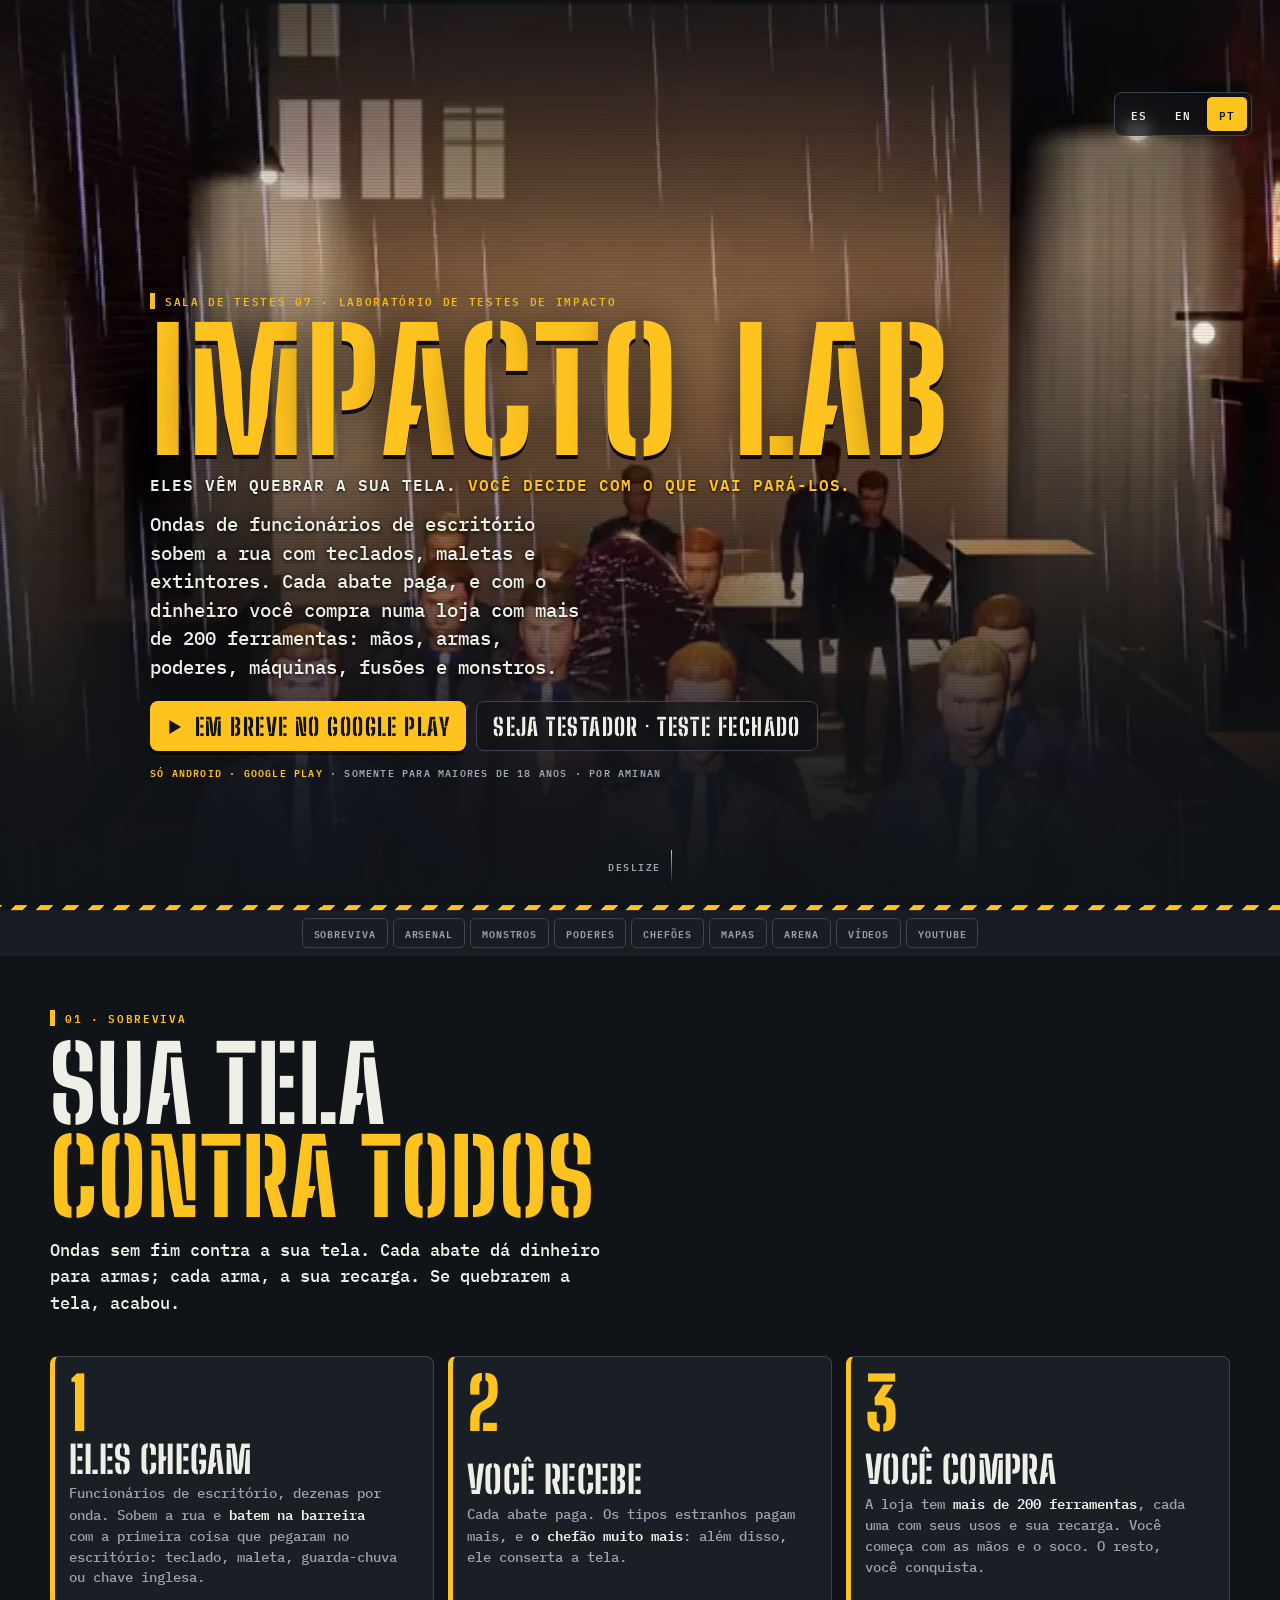
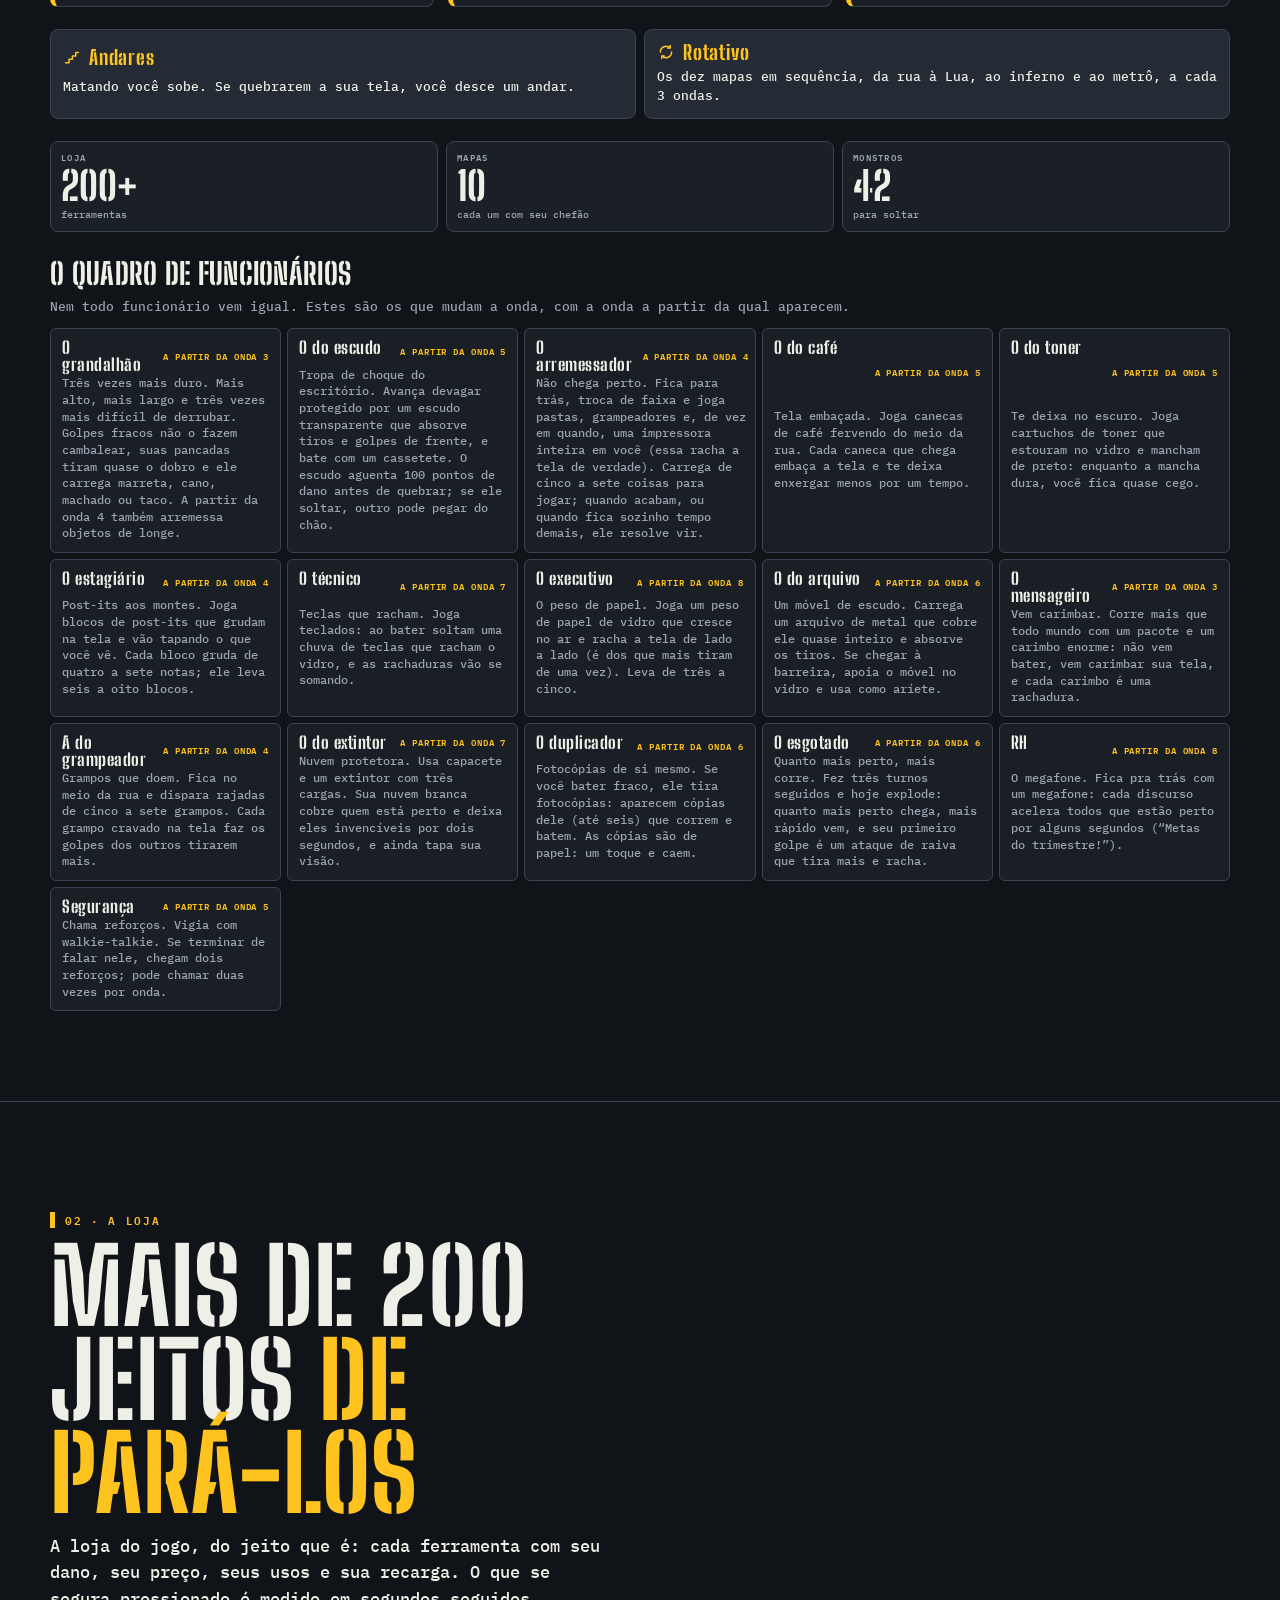
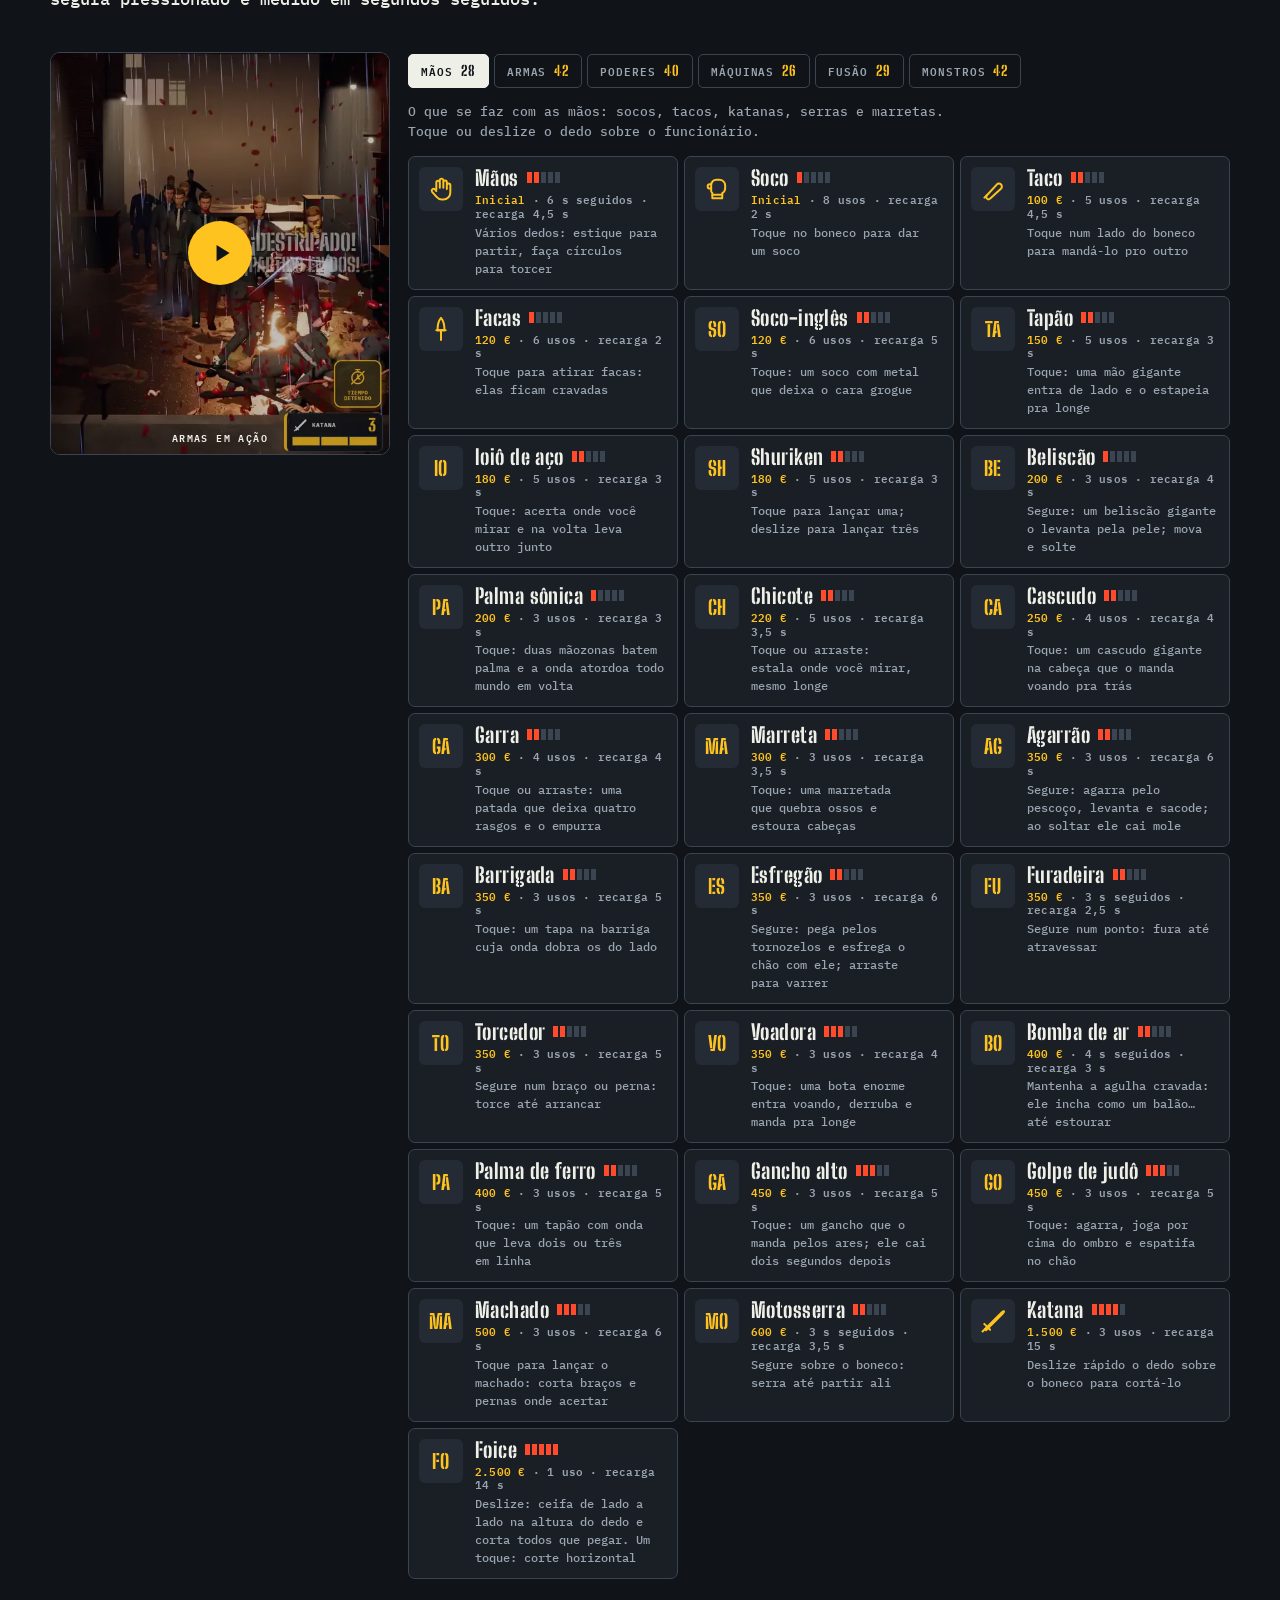
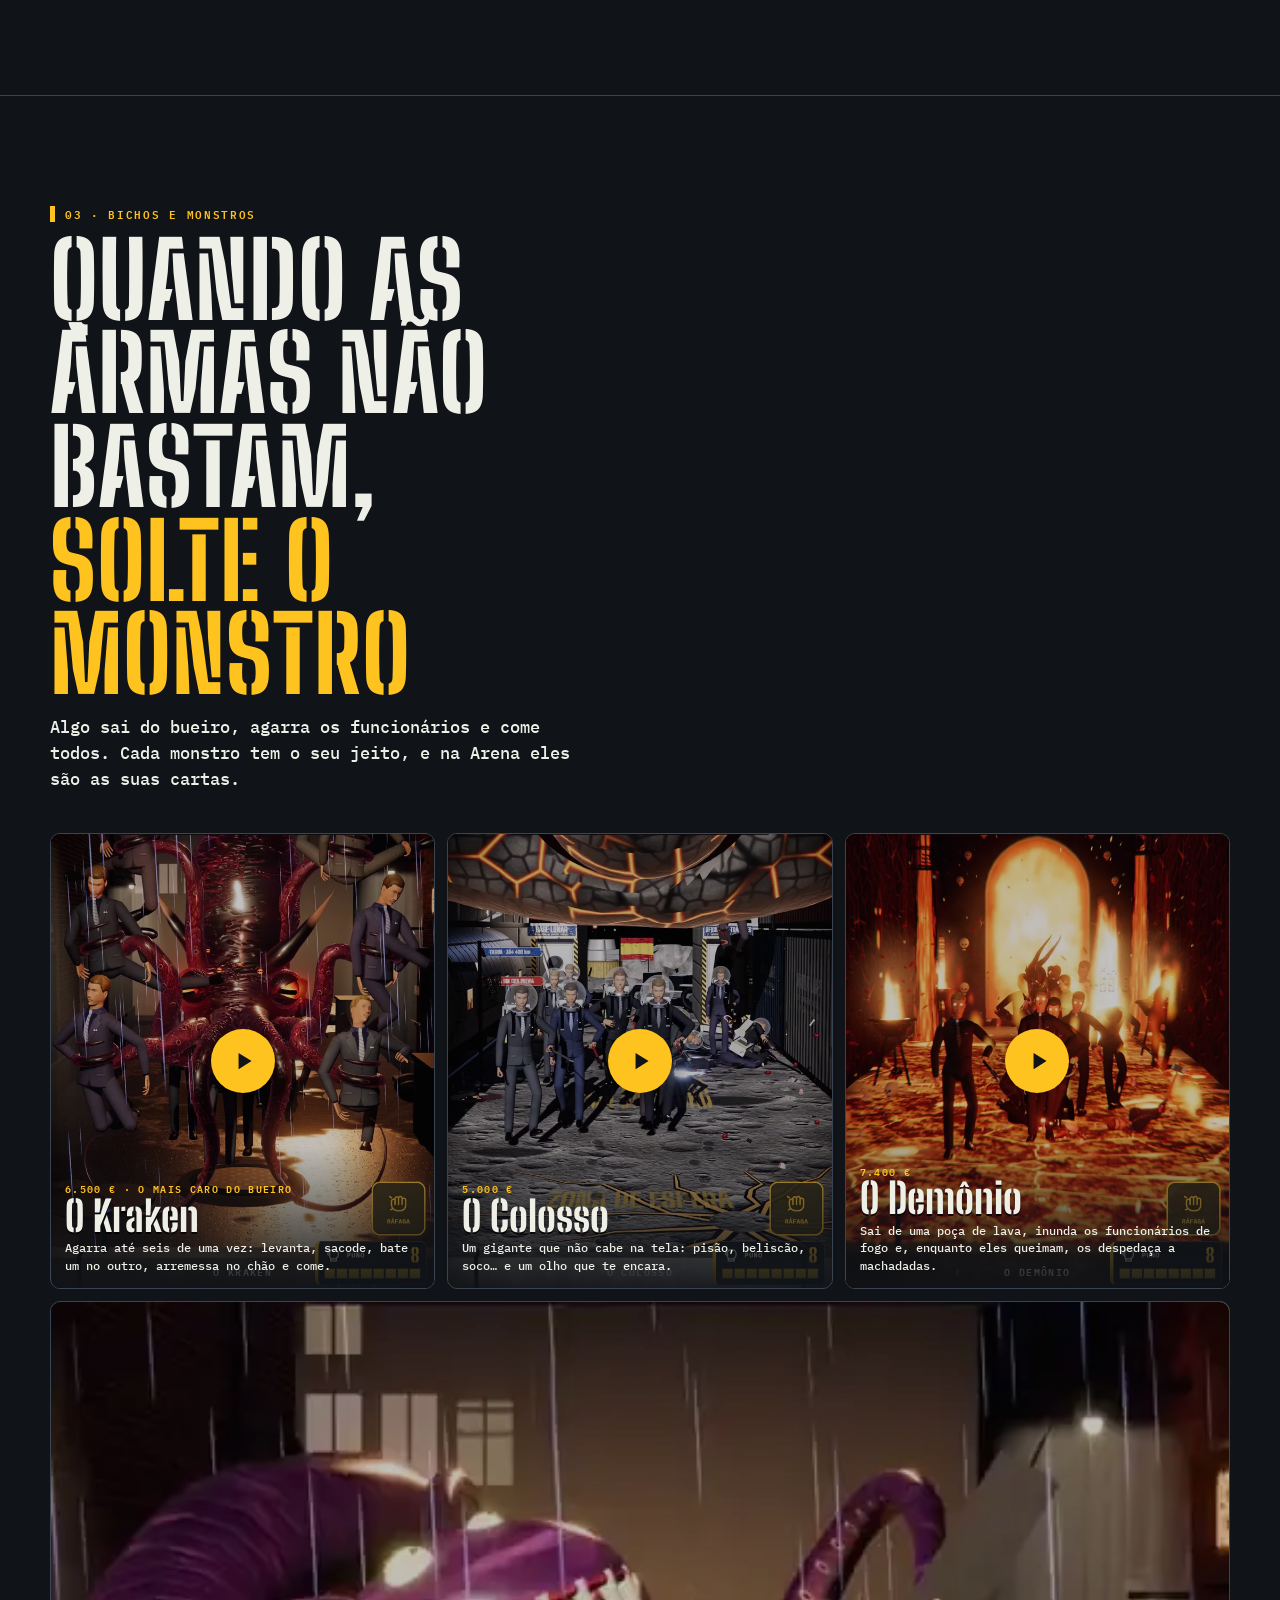
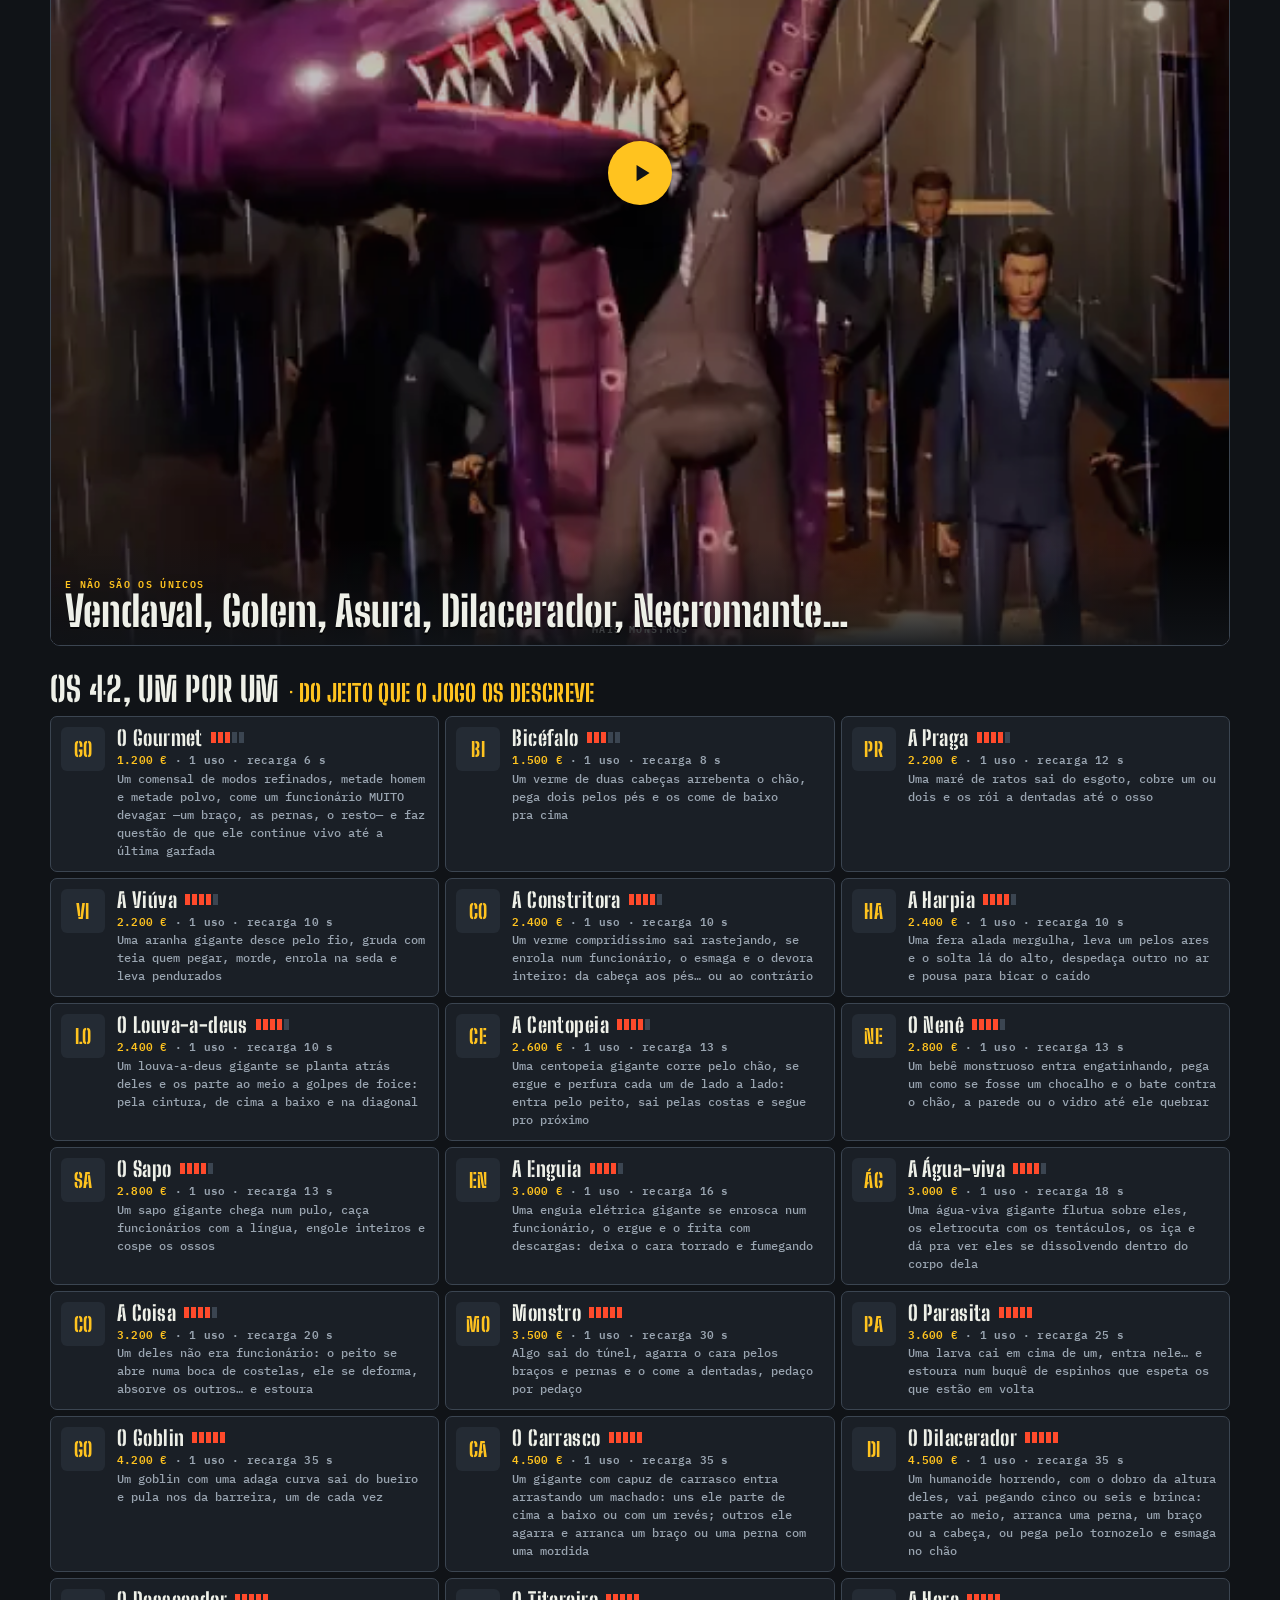
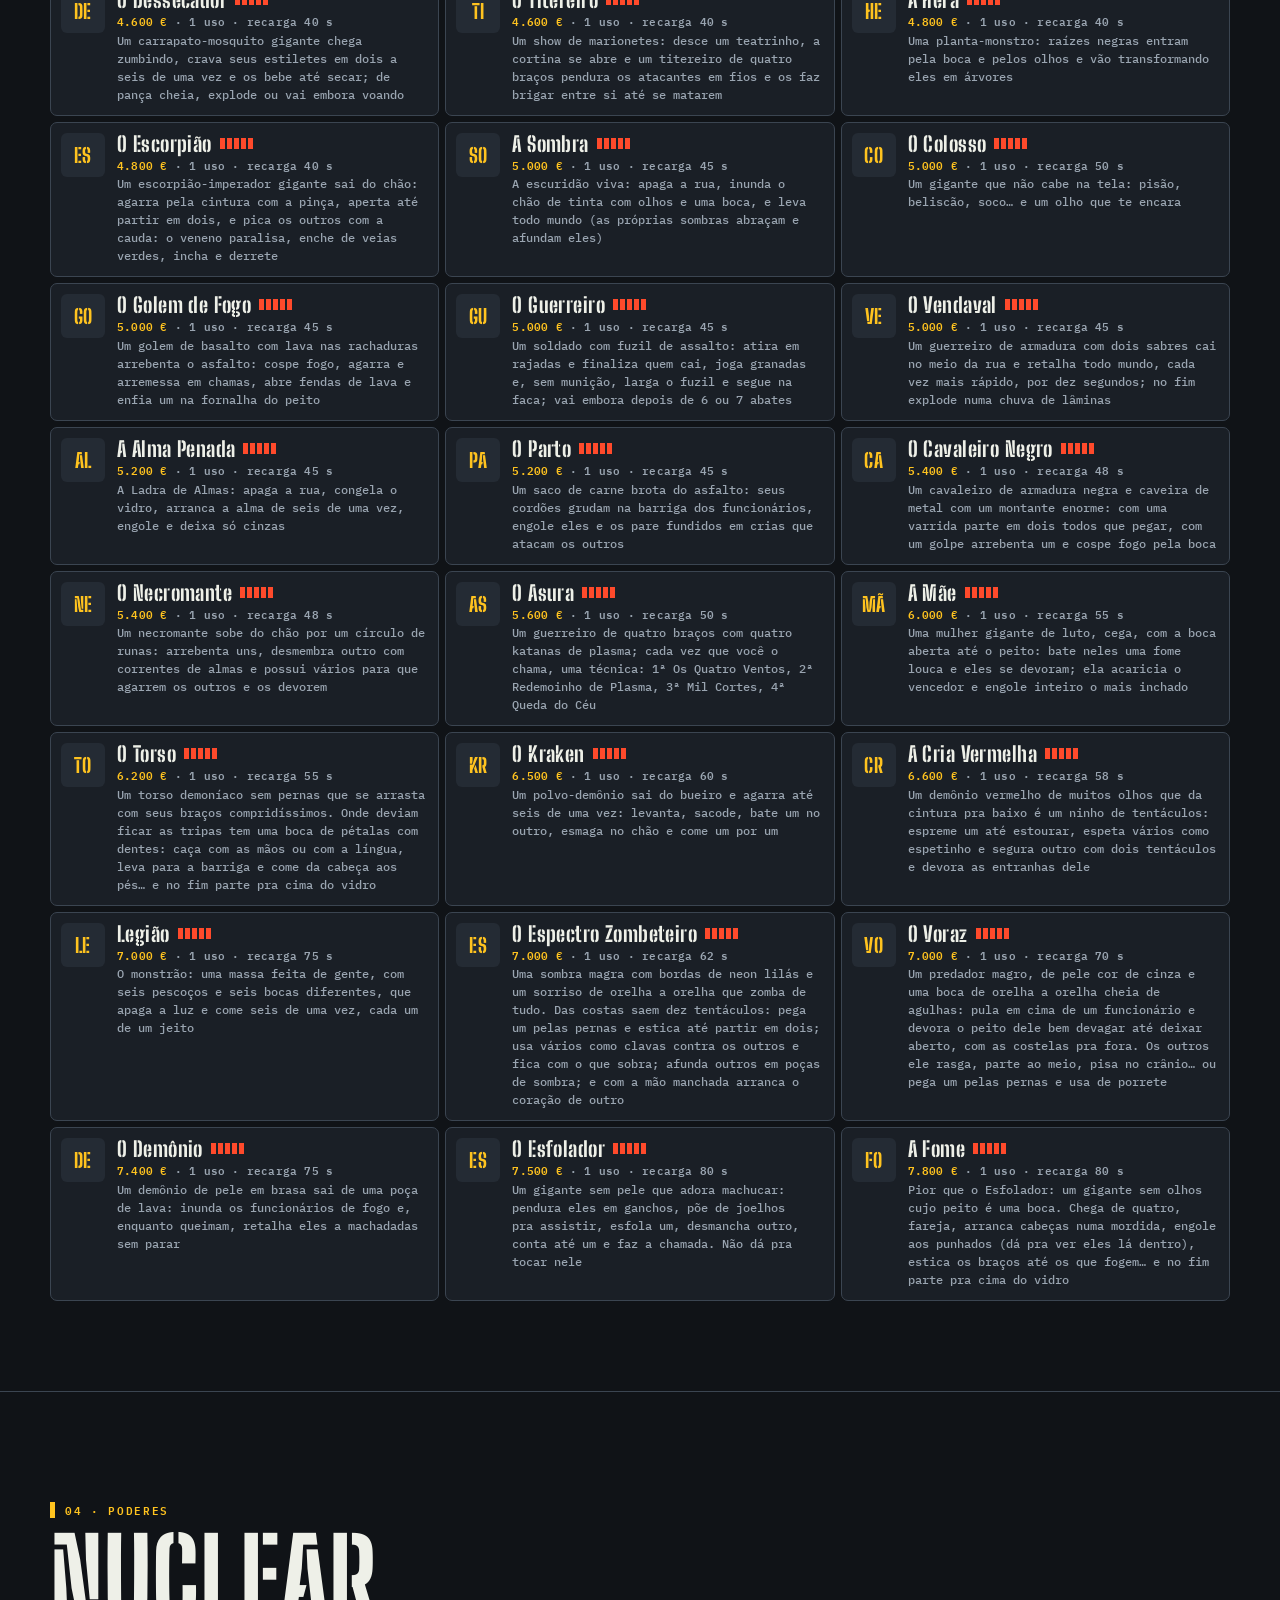
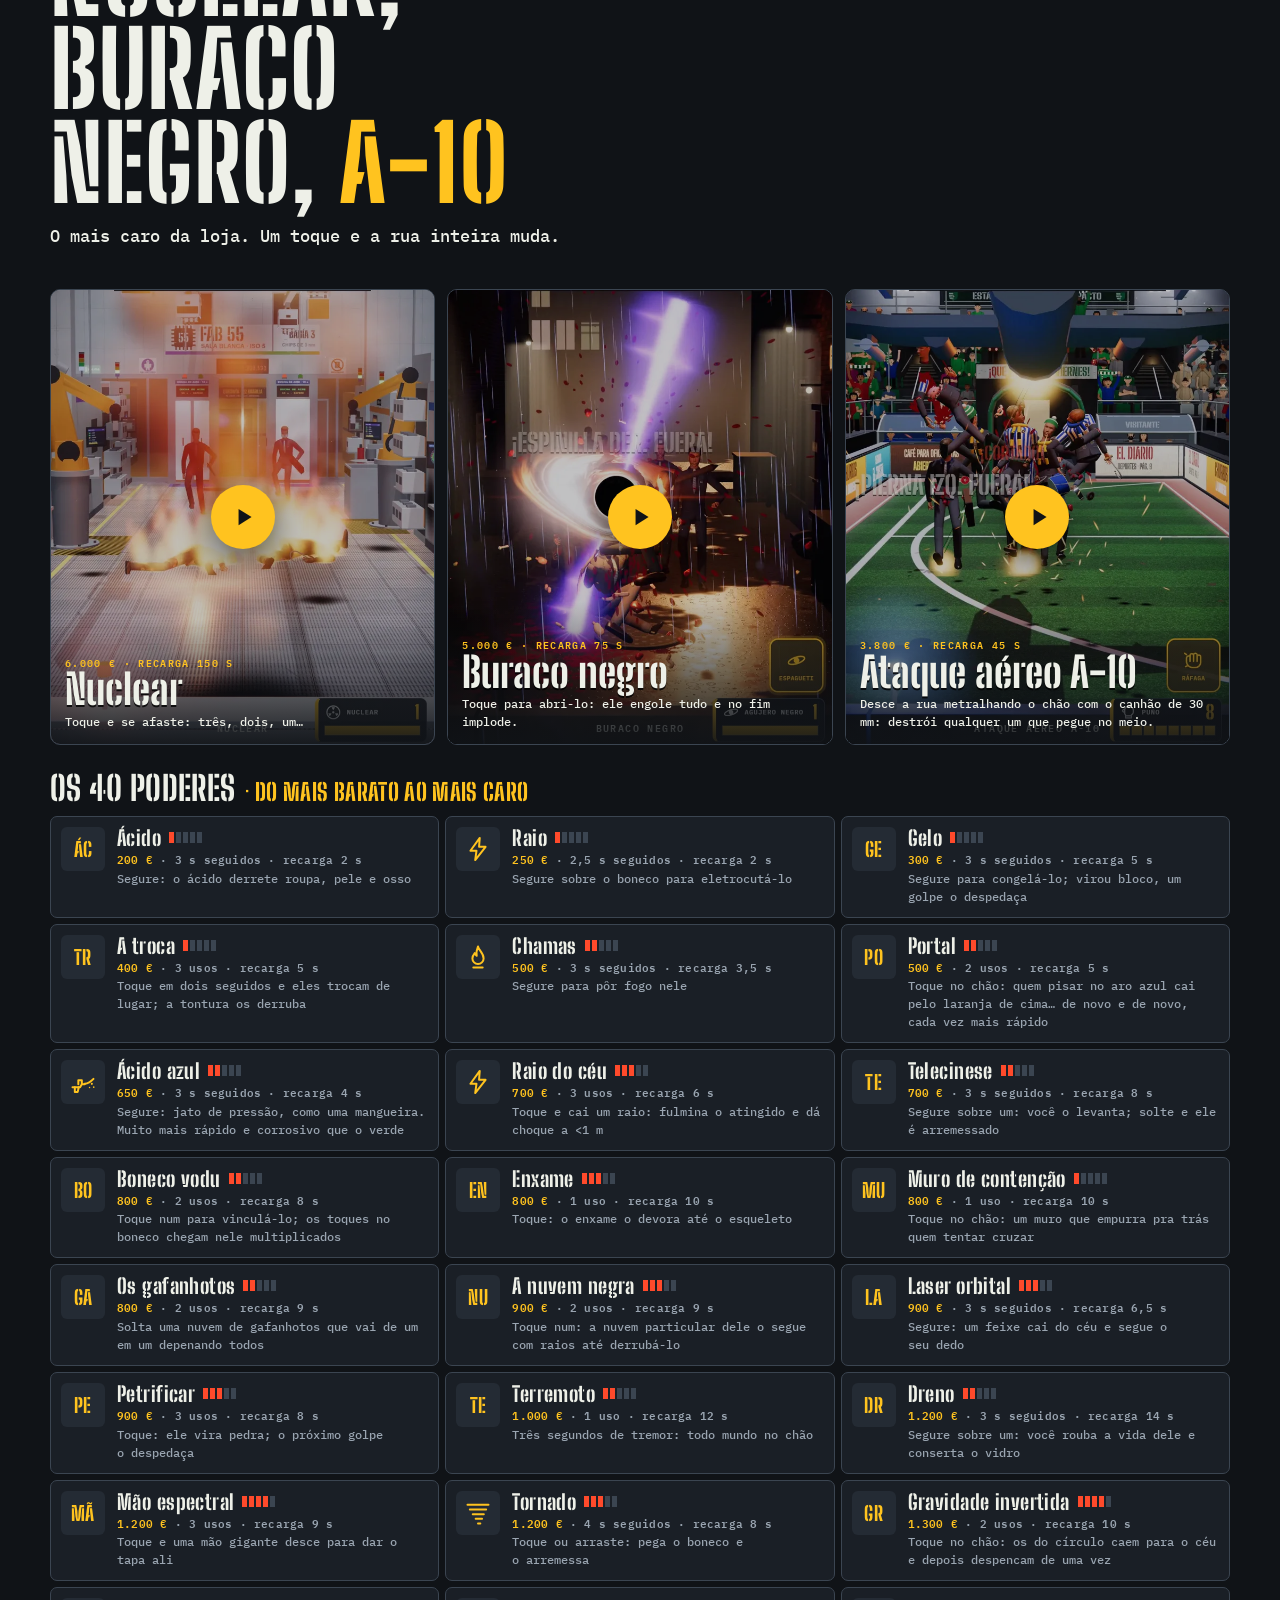
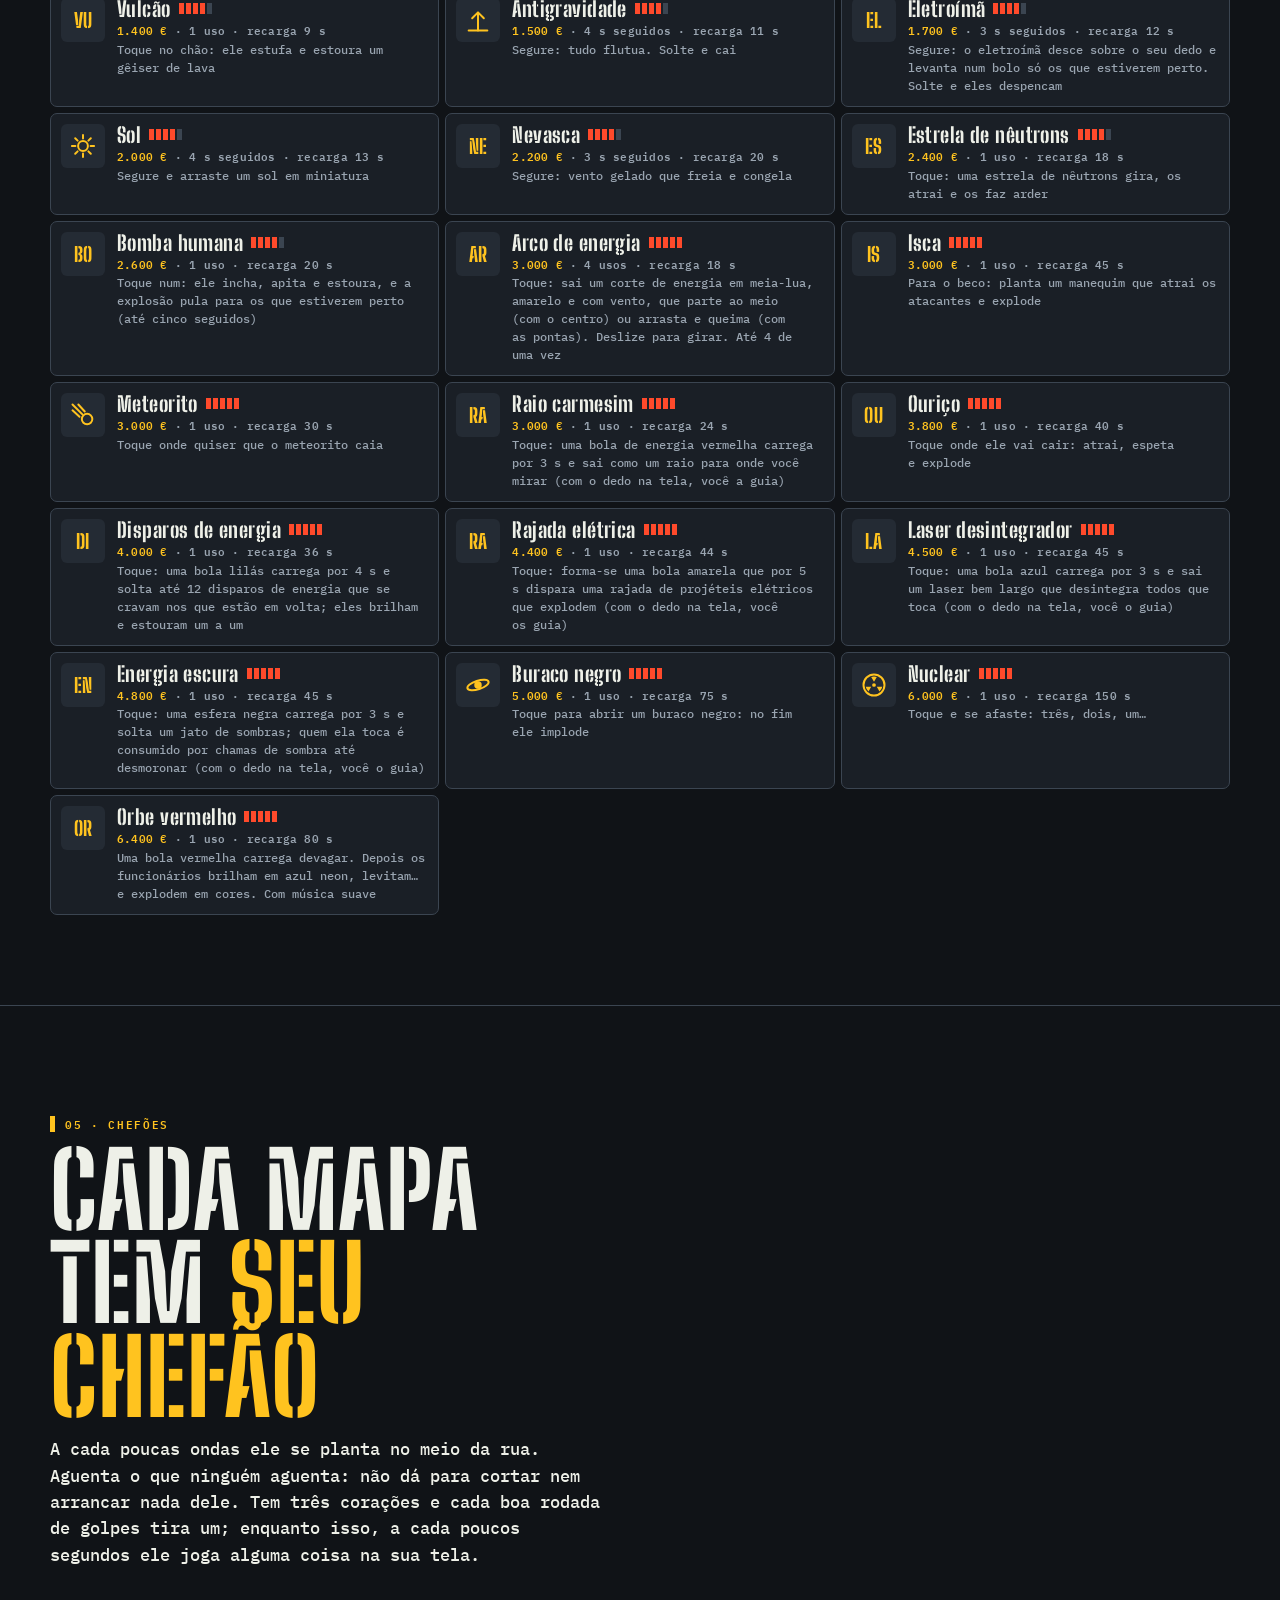
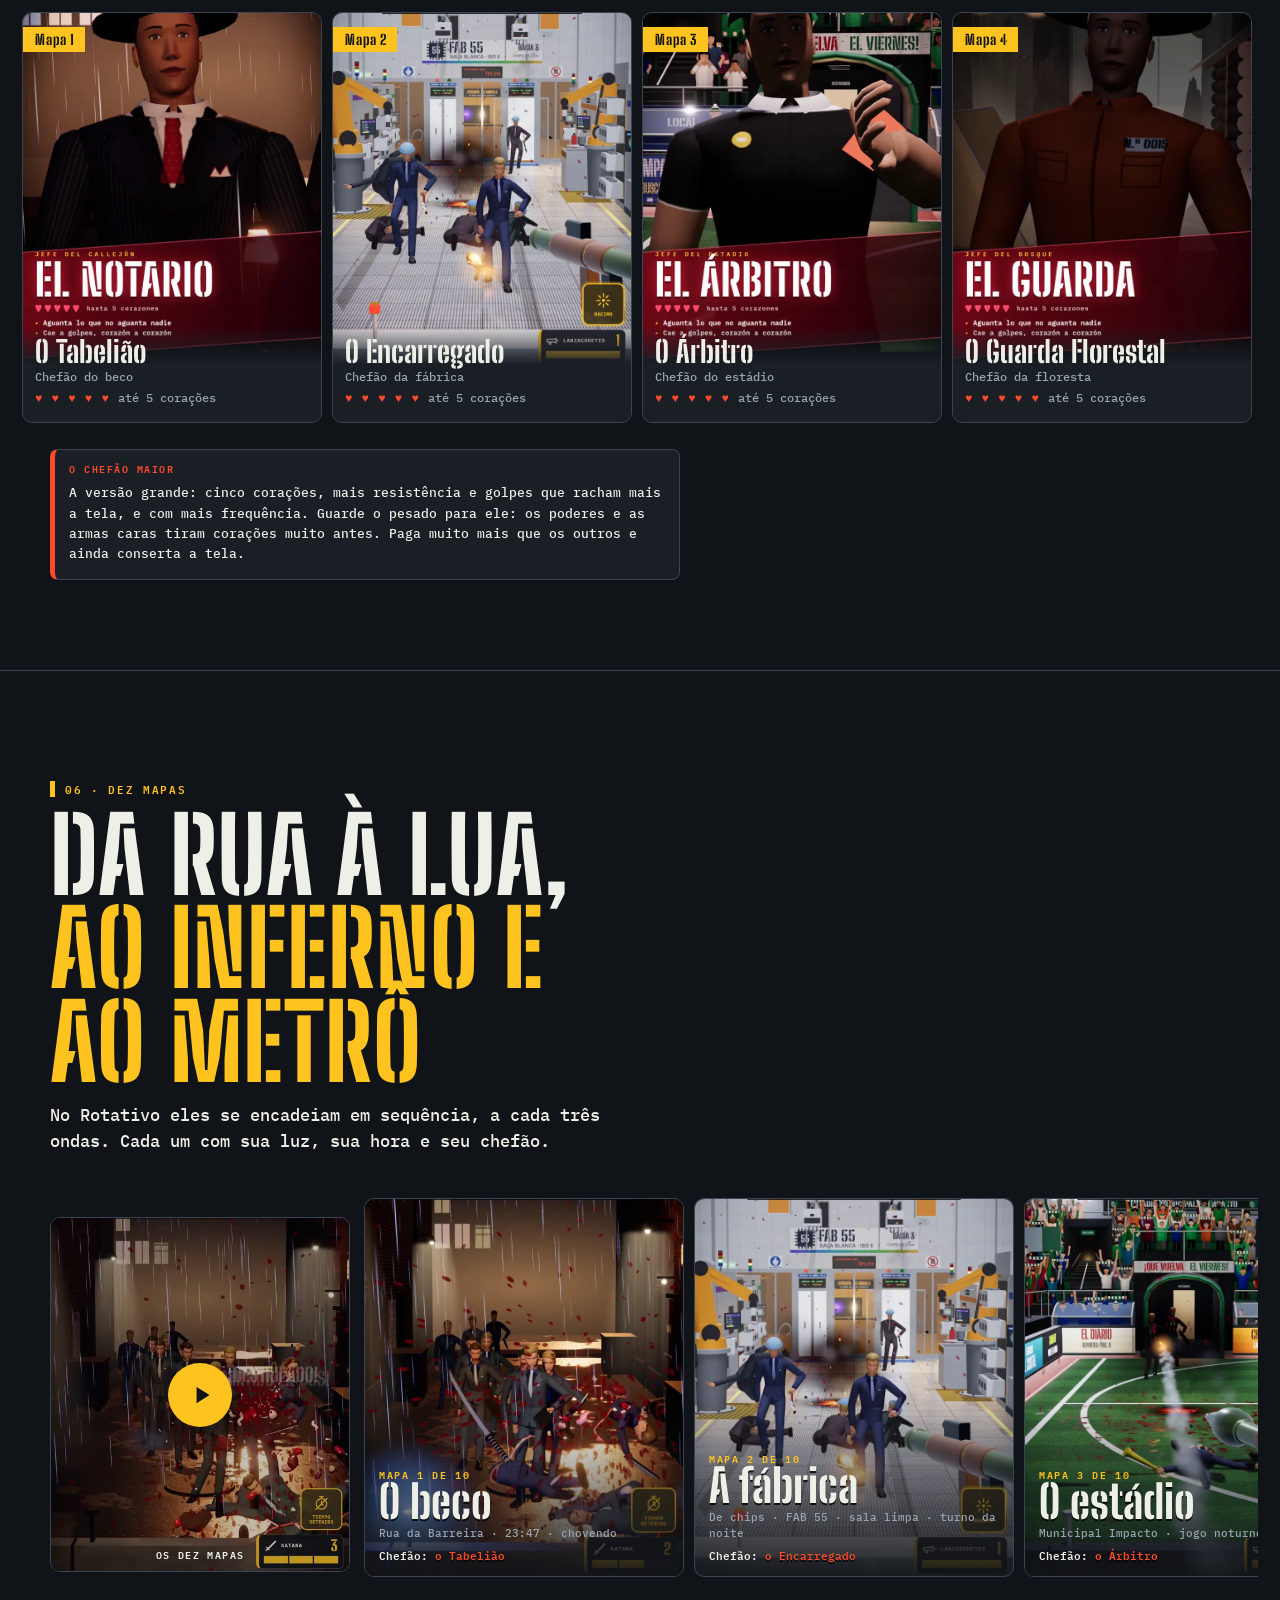
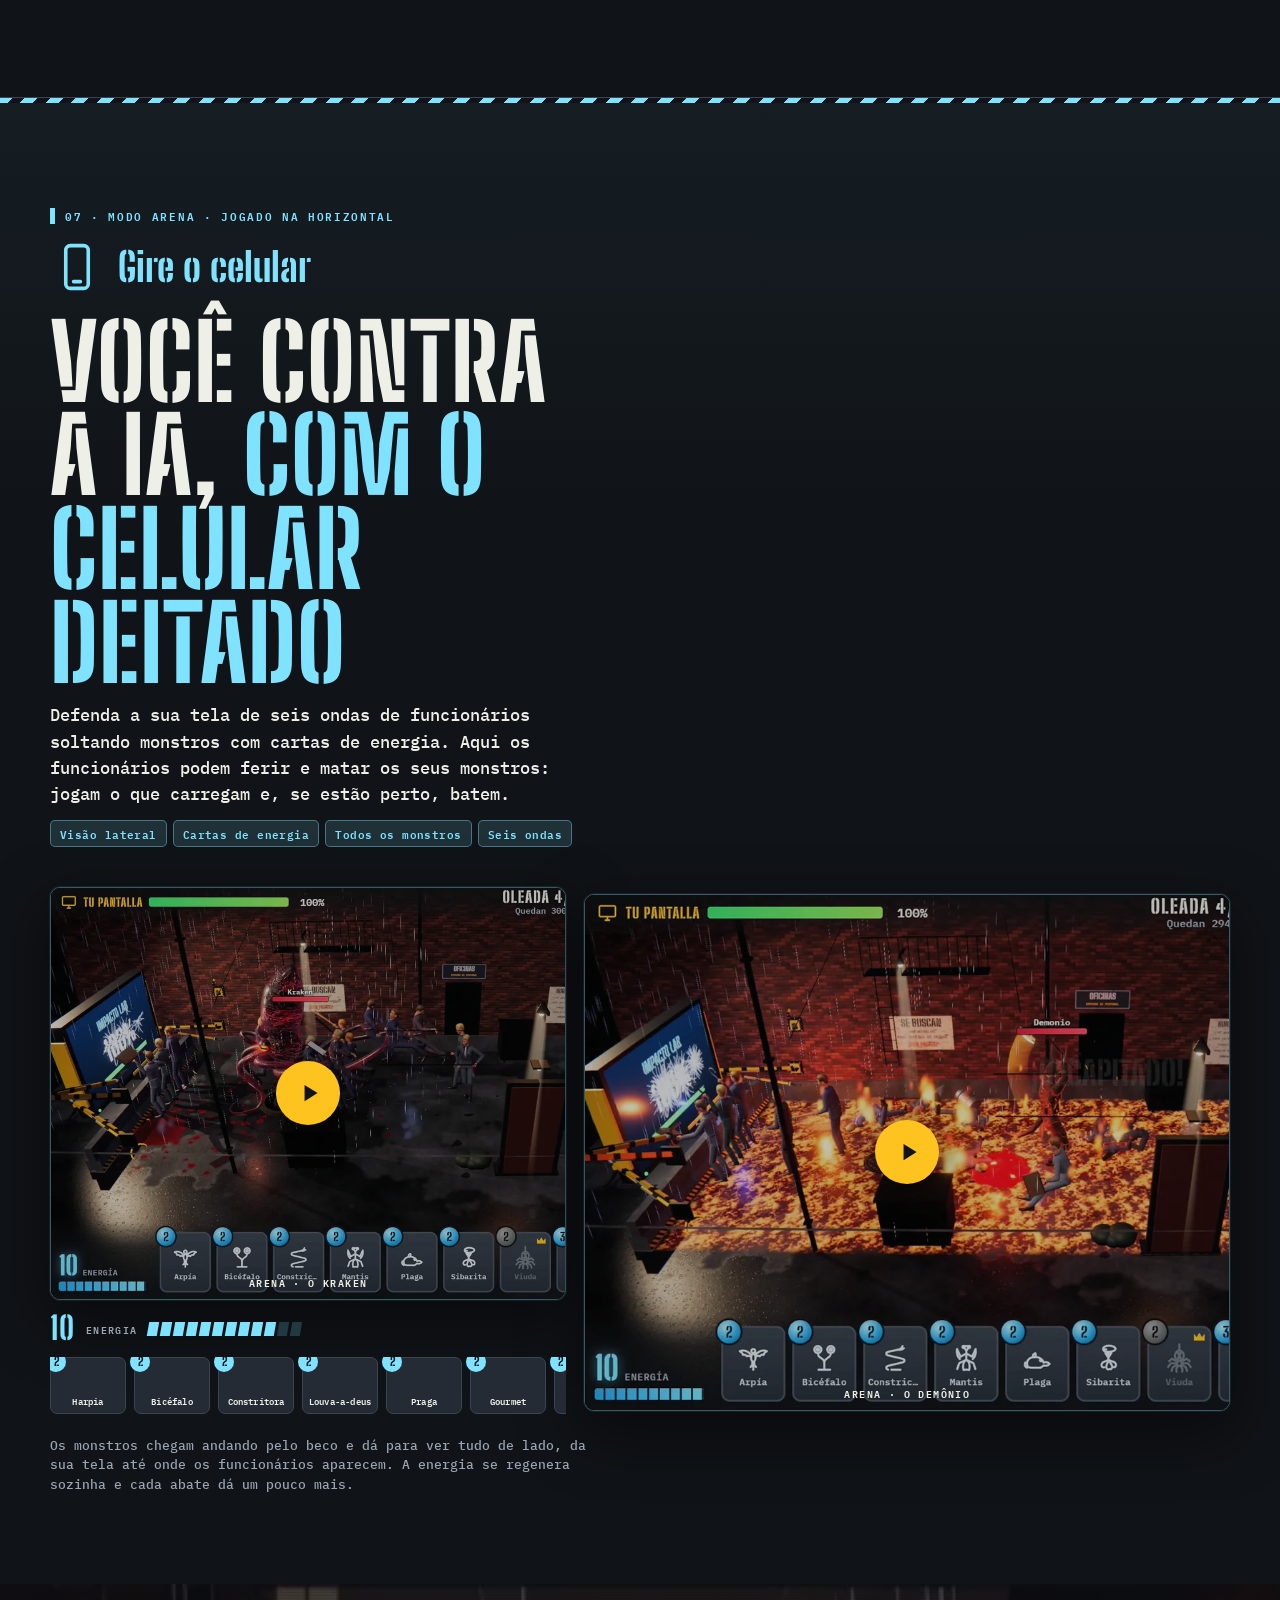
<file: pt/index.html>
<!doctype html>
<html lang="pt-BR" translate="no" class="notranslate">
<head>
<meta charset="utf-8">
<meta name="google" content="notranslate">
<script>document.documentElement.className+=" js";</script>
<meta name="viewport" content="width=device-width, initial-scale=1, viewport-fit=cover">
<title>Impacto Lab · Em breve no Google Play</title>
<meta name="description" content="Jogo de ação para Android: ondas de funcionários de escritório vêm quebrar a sua tela e você tem mais de 200 ferramentas para pará-los, do Kraken à bomba nuclear. Dez mapas com chefão e modo Arena na horizontal. Em breve no Google Play.">
<link rel="canonical" href="https://aminacomunicaciones-a11y.github.io/impacto-lab/pt/">
<link rel="alternate" hreflang="es" href="https://aminacomunicaciones-a11y.github.io/impacto-lab/">
<link rel="alternate" hreflang="en" href="https://aminacomunicaciones-a11y.github.io/impacto-lab/en/">
<link rel="alternate" hreflang="pt-BR" href="https://aminacomunicaciones-a11y.github.io/impacto-lab/pt/">
<link rel="alternate" hreflang="x-default" href="https://aminacomunicaciones-a11y.github.io/impacto-lab/en/">
<meta name="author" content="Aminan">
<meta name="theme-color" content="#101317">
<meta name="robots" content="index, follow, max-image-preview:large">
<meta property="og:type" content="website">
<meta property="og:site_name" content="Impacto Lab">
<meta property="og:locale" content="pt_BR">
<meta property="og:locale:alternate" content="es_ES">
<meta property="og:locale:alternate" content="en_US">
<meta property="og:url" content="https://aminacomunicaciones-a11y.github.io/impacto-lab/pt/">
<meta property="og:title" content="Impacto Lab · Em breve no Google Play">
<meta property="og:description" content="Ondas de funcionários de escritório vêm quebrar a sua tela. Você tem mais de 200 ferramentas: armas, poderes, máquinas, fusões e monstros como o Kraken, o Colosso ou o Demônio.">
<meta property="og:image" content="https://aminacomunicaciones-a11y.github.io/impacto-lab/img/og.jpg">
<meta property="og:image:width" content="1200">
<meta property="og:image:height" content="630">
<meta property="og:image:alt" content="O Kraken agarrando funcionários no beco, com o título Impacto Lab e a frase Em breve no Google Play (em espanhol).">
<meta name="twitter:card" content="summary_large_image">
<meta name="twitter:title" content="Impacto Lab · Em breve no Google Play">
<meta name="twitter:description" content="Ondas de funcionários de escritório vêm quebrar a sua tela. Você tem mais de 200 ferramentas para pará-los, do Kraken à bomba nuclear.">
<meta name="twitter:image" content="https://aminacomunicaciones-a11y.github.io/impacto-lab/img/og.jpg">
<meta name="twitter:image:alt" content="O Kraken agarrando funcionários no beco, com o título Impacto Lab.">
<link rel="icon" href="../favicon.ico" sizes="16x16 32x32 48x48">
<link rel="icon" type="image/png" href="../img/icon/icon-16.png" sizes="16x16">
<link rel="icon" type="image/png" href="../img/icon/icon-32.png" sizes="32x32">
<link rel="icon" type="image/png" href="../img/icon/icon-48.png" sizes="48x48">
<link rel="icon" type="image/png" href="../img/icon/icon-96.png" sizes="96x96">
<link rel="icon" type="image/png" href="../img/icon/icon-192.png" sizes="192x192">
<link rel="apple-touch-icon" href="../img/icon/apple-touch-icon.png">
<link rel="manifest" href="../site.webmanifest">
<link rel="preload" href="../fonts/bsd-800.woff2" as="font" type="font/woff2" crossorigin>
<link rel="preload" href="../fonts/plex-500.woff2" as="font" type="font/woff2" crossorigin>
<link rel="preload" href="../img/poster_hero_kraken.webp" as="image" type="image/webp">
<link rel="stylesheet" href="../css/style.css?v=20261106d">
<script type="application/ld+json">
{
  "@context": "https://schema.org",
  "@graph": [
    {
      "@type": "VideoGame",
      "@id": "https://aminacomunicaciones-a11y.github.io/impacto-lab/#juego",
      "name": "Impacto Lab",
      "url": "https://aminacomunicaciones-a11y.github.io/impacto-lab/",
      "image": "https://aminacomunicaciones-a11y.github.io/impacto-lab/img/og.jpg",
      "description": "Jogo de ação para Android. Ondas de funcionários de escritório vêm quebrar a sua tela e você tem mais de 200 ferramentas para pará-los: mãos, armas, poderes, máquinas, fusões e monstros. Dez mapas, cada um com o seu chefão, e modo Arena na horizontal.",
      "inLanguage": "pt-BR",
      "genre": ["Ação", "Sobrevivência em ondas"],
      "gamePlatform": "Android",
      "operatingSystem": "Android",
      "applicationCategory": "Game",
      "playMode": "SinglePlayer",
      "contentRating": "Somente para maiores de 18 anos",
      "author": { "@id": "https://aminacomunicaciones-a11y.github.io/impacto-lab/#aminan" },
      "publisher": { "@id": "https://aminacomunicaciones-a11y.github.io/impacto-lab/#aminan" },
      "trailer": {
        "@type": "VideoObject",
        "name": "Impacto Lab · Armas e monstros",
        "description": "Minigun, katana e lança-foguetes contra funcionários de escritório. E quando não basta, você solta o Kraken, o Colosso ou o Demônio.",
        "thumbnailUrl": "https://aminacomunicaciones-a11y.github.io/impacto-lab/img/portada_01.webp",
        "contentUrl": "https://aminacomunicaciones-a11y.github.io/impacto-lab/video/video_01_armas_y_bichos.mp4",
        "uploadDate": "2026-11-05",
        "duration": "PT1M40S",
        "inLanguage": "es"
      }
    },
    {
      "@type": "Organization",
      "@id": "https://aminacomunicaciones-a11y.github.io/impacto-lab/#aminan",
      "name": "Aminan",
      "url": "https://aminacomunicaciones-a11y.github.io/impacto-lab/",
      "logo": "https://aminacomunicaciones-a11y.github.io/impacto-lab/img/icon/icon-512.png",
      "sameAs": ["https://www.tiktok.com/@caostotalneon"]
    },
    {
      "@type": "WebPage",
      "@id": "https://aminacomunicaciones-a11y.github.io/impacto-lab/pt/#pagina",
      "url": "https://aminacomunicaciones-a11y.github.io/impacto-lab/pt/",
      "name": "Impacto Lab · Em breve no Google Play",
      "inLanguage": "pt-BR",
      "about": { "@id": "https://aminacomunicaciones-a11y.github.io/impacto-lab/#juego" }
    }
  ]
}
</script>
</head>
<body>

<noscript><style>#boot,#flash{display:none}</style></noscript>
<div id="boot" aria-hidden="true">
  <b>IMPACTO LAB</b>
  <span id="bootMsg">Preparando a sala de testes…</span>
  <div class="bar"><i></i></div>
  <button class="skip" id="bootSkip" type="button">Pular</button>
</div>
<div id="flash" aria-hidden="true"></div>

<header id="hud" aria-label="Instrumentos">
  <div class="readouts">
    <div class="ro"><span class="ro-l">Onda</span><span class="ro-v" id="roSec">01</span></div>
    <div class="ro"><span class="ro-l" id="roName">Início</span><span class="ro-v" style="visibility:hidden;height:0">·</span></div>
    <div class="ro"><span class="ro-l">Armas</span><span class="ro-v"><span id="roArms" data-n="200">200</span><small>+ na loja</small></span></div>
  </div>
  <div class="hud-btns">
    <button class="hb" id="btnSound" type="button" aria-pressed="false" title="Som dos clipes (desligado por padrão)">
      <svg viewBox="0 0 24 24" aria-hidden="true"><path d="M4 9.5h3.5L12 6v12l-4.5-3.5H4z"/><path d="M15.5 9a4.5 4.5 0 0 1 0 6M18 6.5a8 8 0 0 1 0 11"/></svg><span id="sndTxt">Som: não</span>
    </button>
  </div>
  <div class="integ" id="integ"><span class="integ-l">Tela</span><div class="integ-bar"><i id="integFill"></i></div><span id="integPct">100%</span></div>
</header>

<main>
<!-- ===================== PORTADA ===================== -->
<section id="hero" data-name="Início" aria-labelledby="titulo">
  <nav class="langs" aria-label="Idioma"><a href="../" hreflang="es" lang="es" title="Español">ES</a><a href="../en/" hreflang="en" lang="en" title="English">EN</a><a href="../pt/" hreflang="pt-BR" lang="pt-BR" aria-current="page" title="Português (Brasil)">PT</a></nav>
  <div class="vid grain" data-src="../video/hero_kraken.mp4" data-sound="1" data-label="O Kraken no beco">
    <img src="../img/poster_hero_kraken.webp" width="720" height="853" alt="Cena do jogo: o Kraken sai do bueiro do beco e agarra vários funcionários com os tentáculos enquanto chove." fetchpriority="high">
  </div>
  <div class="wrap hero-in">
    <p class="kicker">Sala de testes 07 · Laboratório de testes de impacto</p>
    <h1 id="titulo">IMPACTO LAB</h1>
    <p class="lema">Eles vêm quebrar a sua tela. <b>Você decide com o que vai pará-los.</b></p>
    <p class="lead">Ondas de funcionários de escritório sobem a rua com teclados, maletas e extintores. Cada abate paga, e com o dinheiro você compra numa loja com mais de 200 ferramentas: mãos, armas, poderes, máquinas, fusões e monstros.</p>
    <div class="ctas">
      <span class="cta"><svg viewBox="0 0 24 24" aria-hidden="true"><path d="M4 3.5v17l14-8.5z"/></svg>Em breve no Google Play</span>
      <a class="cta ghost" href="tester/">Seja testador · teste fechado</a>
    </div>
    <p class="fine"><strong>Só Android · Google Play</strong> · Somente para maiores de 18 anos · Por Aminan</p>
  </div>
  <div class="scrollhint" aria-hidden="true"><span>Deslize</span><i></i></div>
</section>

<!-- ===================== 01 · EL ENSAYO ===================== -->
<section id="ensayo" class="sec" data-name="O teste" aria-labelledby="h-ensayo">
  <div class="wrap">
    <div class="sec-head">
      <p class="kicker rv">01 · Sobreviva</p>
      <h2 id="h-ensayo" class="rv d1">Sua tela <em>contra todos</em></h2>
      <p class="sub rv d2">Ondas sem fim contra a sua tela. Cada abate dá dinheiro para armas; cada arma, a sua recarga. Se quebrarem a tela, acabou.</p>
    </div>
    <div class="steps">
      <div class="step rv"><b>1</b><div><h3>Eles chegam</h3><p>Funcionários de escritório, dezenas por onda. Sobem a rua e <strong>batem na barreira</strong> com a primeira coisa que pegaram no escritório: teclado, maleta, guarda-chuva ou chave inglesa.</p></div></div>
      <div class="step rv d1"><b>2</b><div><h3>Você recebe</h3><p>Cada abate paga. Os tipos estranhos pagam mais, e <strong>o chefão muito mais</strong>: além disso, ele conserta a tela.</p></div></div>
      <div class="step rv d2"><b>3</b><div><h3>Você compra</h3><p>A loja tem <strong>mais de 200 ferramentas</strong>, cada uma com seus usos e sua recarga. Você começa com as mãos e o soco. O resto, você conquista.</p></div></div>
    </div>
    <div class="variants rv">
      <div class="vb"><b><svg viewBox="0 0 24 24" aria-hidden="true"><path d="M3.5 19.5H8V15h4.5v-4.5H17V6h3.5"/></svg>Andares</b><span>Matando você sobe. Se quebrarem a sua tela, você desce um andar.</span></div>
      <div class="vb"><b><svg viewBox="0 0 24 24" aria-hidden="true"><path d="M19.5 12a7.5 7.5 0 0 1-12.8 5.3M4.5 12a7.5 7.5 0 0 1 12.8-5.3"/><path d="M17.6 3.3v3.4h-3.4M6.4 20.7v-3.4h3.4"/></svg>Rotativo</b><span>Os dez mapas em sequência, da rua à Lua, ao inferno e ao metrô, a cada 3 ondas.</span></div>
    </div>
    <div class="facts rv">
      <div class="fact"><small>Loja</small><b>200+</b><i>ferramentas</i></div>
      <div class="fact"><small>Mapas</small><b>10</b><i>cada um com seu chefão</i></div>
      <div class="fact"><small>Monstros</small><b>42</b><i>para soltar</i></div>
    </div>
    <div class="plantilla rv">
      <h3>O quadro de funcionários</h3>
      <p class="note" style="margin-bottom:12px">Nem todo funcionário vem igual. Estes são os que mudam a onda, com a onda a partir da qual aparecem.</p>
      <div class="roster"><div class="emp"><b>O grandalhão</b><small>a partir da onda 3</small><span>Três vezes mais duro. Mais alto, mais largo e três vezes mais difícil de derrubar. Golpes fracos não o fazem cambalear, suas pancadas tiram quase o dobro e ele carrega marreta, cano, machado ou taco. A partir da onda 4 também arremessa objetos de longe.</span></div><div class="emp"><b>O do escudo</b><small>a partir da onda 5</small><span>Tropa de choque do escritório. Avança devagar protegido por um escudo transparente que absorve tiros e golpes de frente, e bate com um cassetete. O escudo aguenta 100 pontos de dano antes de quebrar; se ele soltar, outro pode pegar do chão.</span></div><div class="emp"><b>O arremessador</b><small>a partir da onda 4</small><span>Não chega perto. Fica para trás, troca de faixa e joga pastas, grampeadores e, de vez em quando, uma impressora inteira em você (essa racha a tela de verdade). Carrega de cinco a sete coisas para jogar; quando acabam, ou quando fica sozinho tempo demais, ele resolve vir.</span></div><div class="emp"><b>O do café</b><small>a partir da onda 5</small><span>Tela embaçada. Joga canecas de café fervendo do meio da rua. Cada caneca que chega embaça a tela e te deixa enxergar menos por um tempo.</span></div><div class="emp"><b>O do toner</b><small>a partir da onda 5</small><span>Te deixa no escuro. Joga cartuchos de toner que estouram no vidro e mancham de preto: enquanto a mancha dura, você fica quase cego.</span></div><div class="emp"><b>O estagiário</b><small>a partir da onda 4</small><span>Post-its aos montes. Joga blocos de post-its que grudam na tela e vão tapando o que você vê. Cada bloco gruda de quatro a sete notas; ele leva seis a oito blocos.</span></div><div class="emp"><b>O técnico</b><small>a partir da onda 7</small><span>Teclas que racham. Joga teclados: ao bater soltam uma chuva de teclas que racham o vidro, e as rachaduras vão se somando.</span></div><div class="emp"><b>O executivo</b><small>a partir da onda 8</small><span>O peso de papel. Joga um peso de papel de vidro que cresce no ar e racha a tela de lado a lado (é dos que mais tiram de uma vez). Leva de três a cinco.</span></div><div class="emp"><b>O do arquivo</b><small>a partir da onda 6</small><span>Um móvel de escudo. Carrega um arquivo de metal que cobre ele quase inteiro e absorve os tiros. Se chegar à barreira, apoia o móvel no vidro e usa como aríete.</span></div><div class="emp"><b>O mensageiro</b><small>a partir da onda 3</small><span>Vem carimbar. Corre mais que todo mundo com um pacote e um carimbo enorme: não vem bater, vem carimbar sua tela, e cada carimbo é uma rachadura.</span></div><div class="emp"><b>A do grampeador</b><small>a partir da onda 4</small><span>Grampos que doem. Fica no meio da rua e dispara rajadas de cinco a sete grampos. Cada grampo cravado na tela faz os golpes dos outros tirarem mais.</span></div><div class="emp"><b>O do extintor</b><small>a partir da onda 7</small><span>Nuvem protetora. Usa capacete e um extintor com três cargas. Sua nuvem branca cobre quem está perto e deixa eles invencíveis por dois segundos, e ainda tapa sua visão.</span></div><div class="emp"><b>O duplicador</b><small>a partir da onda 6</small><span>Fotocópias de si mesmo. Se você bater fraco, ele tira fotocópias: aparecem cópias dele (até seis) que correm e batem. As cópias são de papel: um toque e caem.</span></div><div class="emp"><b>O esgotado</b><small>a partir da onda 6</small><span>Quanto mais perto, mais corre. Fez três turnos seguidos e hoje explode: quanto mais perto chega, mais rápido vem, e seu primeiro golpe é um ataque de raiva que tira mais e racha.</span></div><div class="emp"><b>RH</b><small>a partir da onda 8</small><span>O megafone. Fica pra trás com um megafone: cada discurso acelera todos que estão perto por alguns segundos (“Metas do trimestre!”).</span></div><div class="emp"><b>Segurança</b><small>a partir da onda 5</small><span>Chama reforços. Vigia com walkie-talkie. Se terminar de falar nele, chegam dois reforços; pode chamar duas vezes por onda.</span></div></div>
    </div>
  </div>
</section>

<!-- ===================== 02 · ARSENAL ===================== -->
<section id="arsenal" class="sec" data-name="O arsenal" aria-labelledby="h-arsenal">
  <div class="wrap">
    <div class="sec-head">
      <p class="kicker rv">02 · A loja</p>
      <h2 id="h-arsenal" class="rv d1">Mais de 200 jeitos <em>de pará-los</em></h2>
      <p class="sub rv d2">A loja do jogo, do jeito que é: cada ferramenta com seu dano, seu preço, seus usos e sua recarga. O que se segura pressionado é medido em segundos seguidos.</p>
    </div>
    <div class="arsenal-top">
      <div class="vid rv" data-src="../video/montage_armas.mp4" data-label="Armas em ação">
        <img src="../img/poster_montage_armas.webp" width="540" height="640" loading="lazy" alt="Katana, granada de fragmentação, canhão de trilho, lança-foguetes, chamas, sniper, laser, Browning M2, napalm, laser desintegrador, raio carmesim e tornado de fogo em ação.">
      </div>
      <div>
        <div class="tabs rv" role="tablist" aria-label="Tipos de ferramenta"><button class="tab" role="tab" id="tab-manos" aria-selected="true" aria-controls="panel-manos" type="button">Mãos<em>28</em></button><button class="tab" role="tab" id="tab-armas" aria-selected="false" aria-controls="panel-armas" type="button">Armas<em>42</em></button><button class="tab" role="tab" id="tab-poderes" aria-selected="false" aria-controls="panel-poderes" type="button">Poderes<em>40</em></button><button class="tab" role="tab" id="tab-maquinas" aria-selected="false" aria-controls="panel-maquinas" type="button">Máquinas<em>26</em></button><button class="tab" role="tab" id="tab-fusion" aria-selected="false" aria-controls="panel-fusion" type="button">Fusão<em>29</em></button><button class="tab" role="tab" id="tab-monstruos" aria-selected="false" aria-controls="panel-monstruos" type="button">Monstros<em>42</em></button></div>
        <div class="panel on" id="panel-manos" role="tabpanel" aria-labelledby="tab-manos"><h3 class="sr">Mãos</h3><p>O que se faz com as mãos: socos, tacos, katanas, serras e marretas. Toque ou deslize o dedo sobre o funcionário.</p><ul class="tools"><li class="tool"><span class="ic" aria-hidden="true"><svg viewBox="0 0 24 24"><path d="M8 12.5V6.4a1.5 1.5 0 0 1 3 0V11m0-5.6V4.6a1.5 1.5 0 0 1 3 0V11m0-4.8a1.5 1.5 0 0 1 3 0V12m0-3.3a1.5 1.5 0 0 1 3 0V15a6 6 0 0 1-6 6h-1.2a6 6 0 0 1-4.6-2.2l-3.8-4.4a1.6 1.6 0 0 1 2.4-2.1L8 13.8"/></svg></span><h4>Mãos<span class="dmg" role="img" title="Dano 2 de 5" aria-label="Dano 2 de 5" style="--d:2"></span></h4><span class="meta"><b>Inicial</b> · 6 s seguidos · recarga 4,5 s</span><p>Vários dedos: estique para partir, faça círculos para torcer</p></li><li class="tool"><span class="ic" aria-hidden="true"><svg viewBox="0 0 24 24"><path d="M7 14V8.5A4.5 4.5 0 0 1 11.5 4H14a5 5 0 0 1 5 5v2.4a4.6 4.6 0 0 1-2.5 4.1V17H8v-1.5A3 3 0 0 1 7 14z"/><path d="M8 17v3h8.5v-3"/><path d="M7 11.6H5.800a1.800 1.800 0 0 1 0-3.600H7"/></svg></span><h4>Soco<span class="dmg" role="img" title="Dano 1 de 5" aria-label="Dano 1 de 5" style="--d:1"></span></h4><span class="meta"><b>Inicial</b> · 8 usos · recarga 2 s</span><p>Toque no boneco para dar um soco</p></li><li class="tool"><span class="ic" aria-hidden="true"><svg viewBox="0 0 24 24"><path d="M4.600 19.400l1.900-1.900"/><path d="M6.600 17.600l8.600-9.400a2.600 2.600 0 0 1 3.700-.1 2.600 2.600 0 0 1-.1 3.700l-9.400 8.600a2 2 0 0 1-2.800-2.800z"/></svg></span><h4>Taco<span class="dmg" role="img" title="Dano 2 de 5" aria-label="Dano 2 de 5" style="--d:2"></span></h4><span class="meta"><b>100 €</b> · 5 usos · recarga 4,5 s</span><p>Toque num lado do boneco para mandá-lo pro outro</p></li><li class="tool"><span class="ic" aria-hidden="true"><svg viewBox="0 0 24 24"><path d="M12 2.500c2.200 2.600 3 6.200 3 10.500H9c0-4.300.8-7.900 3-10.500z"/><path d="M8 13h8M12 13v8.500"/></svg></span><h4>Facas<span class="dmg" role="img" title="Dano 1 de 5" aria-label="Dano 1 de 5" style="--d:1"></span></h4><span class="meta"><b>120 €</b> · 6 usos · recarga 2 s</span><p>Toque para atirar facas: elas ficam cravadas</p></li><li class="tool"><span class="ic txt" aria-hidden="true">SO</span><h4>Soco-inglês<span class="dmg" role="img" title="Dano 2 de 5" aria-label="Dano 2 de 5" style="--d:2"></span></h4><span class="meta"><b>120 €</b> · 6 usos · recarga 5 s</span><p>Toque: um soco com metal que deixa o cara grogue</p></li><li class="tool"><span class="ic txt" aria-hidden="true">TA</span><h4>Tapão<span class="dmg" role="img" title="Dano 2 de 5" aria-label="Dano 2 de 5" style="--d:2"></span></h4><span class="meta"><b>150 €</b> · 5 usos · recarga 3 s</span><p>Toque: uma mão gigante entra de lado e o estapeia pra longe</p></li><li class="tool"><span class="ic txt" aria-hidden="true">IO</span><h4>Ioiô de aço<span class="dmg" role="img" title="Dano 2 de 5" aria-label="Dano 2 de 5" style="--d:2"></span></h4><span class="meta"><b>180 €</b> · 5 usos · recarga 3 s</span><p>Toque: acerta onde você mirar e na volta leva outro junto</p></li><li class="tool"><span class="ic txt" aria-hidden="true">SH</span><h4>Shuriken<span class="dmg" role="img" title="Dano 2 de 5" aria-label="Dano 2 de 5" style="--d:2"></span></h4><span class="meta"><b>180 €</b> · 5 usos · recarga 3 s</span><p>Toque para lançar uma; deslize para lançar três</p></li><li class="tool"><span class="ic txt" aria-hidden="true">BE</span><h4>Beliscão<span class="dmg" role="img" title="Dano 1 de 5" aria-label="Dano 1 de 5" style="--d:1"></span></h4><span class="meta"><b>200 €</b> · 3 usos · recarga 4 s</span><p>Segure: um beliscão gigante o levanta pela pele; mova e solte</p></li><li class="tool"><span class="ic txt" aria-hidden="true">PA</span><h4>Palma sônica<span class="dmg" role="img" title="Dano 1 de 5" aria-label="Dano 1 de 5" style="--d:1"></span></h4><span class="meta"><b>200 €</b> · 3 usos · recarga 3 s</span><p>Toque: duas mãozonas batem palma e a onda atordoa todo mundo em volta</p></li><li class="tool"><span class="ic txt" aria-hidden="true">CH</span><h4>Chicote<span class="dmg" role="img" title="Dano 2 de 5" aria-label="Dano 2 de 5" style="--d:2"></span></h4><span class="meta"><b>220 €</b> · 5 usos · recarga 3,5 s</span><p>Toque ou arraste: estala onde você mirar, mesmo longe</p></li><li class="tool"><span class="ic txt" aria-hidden="true">CA</span><h4>Cascudo<span class="dmg" role="img" title="Dano 2 de 5" aria-label="Dano 2 de 5" style="--d:2"></span></h4><span class="meta"><b>250 €</b> · 4 usos · recarga 4 s</span><p>Toque: um cascudo gigante na cabeça que o manda voando pra trás</p></li><li class="tool"><span class="ic txt" aria-hidden="true">GA</span><h4>Garra<span class="dmg" role="img" title="Dano 2 de 5" aria-label="Dano 2 de 5" style="--d:2"></span></h4><span class="meta"><b>300 €</b> · 4 usos · recarga 4 s</span><p>Toque ou arraste: uma patada que deixa quatro rasgos e o empurra</p></li><li class="tool"><span class="ic txt" aria-hidden="true">MA</span><h4>Marreta<span class="dmg" role="img" title="Dano 2 de 5" aria-label="Dano 2 de 5" style="--d:2"></span></h4><span class="meta"><b>300 €</b> · 3 usos · recarga 3,5 s</span><p>Toque: uma marretada que quebra ossos e estoura cabeças</p></li><li class="tool"><span class="ic txt" aria-hidden="true">AG</span><h4>Agarrão<span class="dmg" role="img" title="Dano 2 de 5" aria-label="Dano 2 de 5" style="--d:2"></span></h4><span class="meta"><b>350 €</b> · 3 usos · recarga 6 s</span><p>Segure: agarra pelo pescoço, levanta e sacode; ao soltar ele cai mole</p></li><li class="tool"><span class="ic txt" aria-hidden="true">BA</span><h4>Barrigada<span class="dmg" role="img" title="Dano 2 de 5" aria-label="Dano 2 de 5" style="--d:2"></span></h4><span class="meta"><b>350 €</b> · 3 usos · recarga 5 s</span><p>Toque: um tapa na barriga cuja onda dobra os do lado</p></li><li class="tool"><span class="ic txt" aria-hidden="true">ES</span><h4>Esfregão<span class="dmg" role="img" title="Dano 2 de 5" aria-label="Dano 2 de 5" style="--d:2"></span></h4><span class="meta"><b>350 €</b> · 3 usos · recarga 6 s</span><p>Segure: pega pelos tornozelos e esfrega o chão com ele; arraste para varrer</p></li><li class="tool"><span class="ic txt" aria-hidden="true">FU</span><h4>Furadeira<span class="dmg" role="img" title="Dano 2 de 5" aria-label="Dano 2 de 5" style="--d:2"></span></h4><span class="meta"><b>350 €</b> · 3 s seguidos · recarga 2,5 s</span><p>Segure num ponto: fura até atravessar</p></li><li class="tool"><span class="ic txt" aria-hidden="true">TO</span><h4>Torcedor<span class="dmg" role="img" title="Dano 2 de 5" aria-label="Dano 2 de 5" style="--d:2"></span></h4><span class="meta"><b>350 €</b> · 3 usos · recarga 5 s</span><p>Segure num braço ou perna: torce até arrancar</p></li><li class="tool"><span class="ic txt" aria-hidden="true">VO</span><h4>Voadora<span class="dmg" role="img" title="Dano 3 de 5" aria-label="Dano 3 de 5" style="--d:3"></span></h4><span class="meta"><b>350 €</b> · 3 usos · recarga 4 s</span><p>Toque: uma bota enorme entra voando, derruba e manda pra longe</p></li><li class="tool"><span class="ic txt" aria-hidden="true">BO</span><h4>Bomba de ar<span class="dmg" role="img" title="Dano 2 de 5" aria-label="Dano 2 de 5" style="--d:2"></span></h4><span class="meta"><b>400 €</b> · 4 s seguidos · recarga 3 s</span><p>Mantenha a agulha cravada: ele incha como um balão… até estourar</p></li><li class="tool"><span class="ic txt" aria-hidden="true">PA</span><h4>Palma de ferro<span class="dmg" role="img" title="Dano 2 de 5" aria-label="Dano 2 de 5" style="--d:2"></span></h4><span class="meta"><b>400 €</b> · 3 usos · recarga 5 s</span><p>Toque: um tapão com onda que leva dois ou três em linha</p></li><li class="tool"><span class="ic txt" aria-hidden="true">GA</span><h4>Gancho alto<span class="dmg" role="img" title="Dano 3 de 5" aria-label="Dano 3 de 5" style="--d:3"></span></h4><span class="meta"><b>450 €</b> · 3 usos · recarga 5 s</span><p>Toque: um gancho que o manda pelos ares; ele cai dois segundos depois</p></li><li class="tool"><span class="ic txt" aria-hidden="true">GO</span><h4>Golpe de judô<span class="dmg" role="img" title="Dano 3 de 5" aria-label="Dano 3 de 5" style="--d:3"></span></h4><span class="meta"><b>450 €</b> · 3 usos · recarga 5 s</span><p>Toque: agarra, joga por cima do ombro e espatifa no chão</p></li><li class="tool"><span class="ic txt" aria-hidden="true">MA</span><h4>Machado<span class="dmg" role="img" title="Dano 3 de 5" aria-label="Dano 3 de 5" style="--d:3"></span></h4><span class="meta"><b>500 €</b> · 3 usos · recarga 6 s</span><p>Toque para lançar o machado: corta braços e pernas onde acertar</p></li><li class="tool"><span class="ic txt" aria-hidden="true">MO</span><h4>Motosserra<span class="dmg" role="img" title="Dano 2 de 5" aria-label="Dano 2 de 5" style="--d:2"></span></h4><span class="meta"><b>600 €</b> · 3 s seguidos · recarga 3,5 s</span><p>Segure sobre o boneco: serra até partir ali</p></li><li class="tool"><span class="ic" aria-hidden="true"><svg viewBox="0 0 24 24"><path d="M5 19L19 5c1.300-1.300 2.200-1.600 2.400-1.400.2.200-.1 1.100-1.400 2.400L6 20z"/><path d="M4.500 14.500l5 5M3 21l2.500-2.500"/></svg></span><h4>Katana<span class="dmg" role="img" title="Dano 4 de 5" aria-label="Dano 4 de 5" style="--d:4"></span></h4><span class="meta"><b>1.500 €</b> · 3 usos · recarga 15 s</span><p>Deslize rápido o dedo sobre o boneco para cortá-lo</p></li><li class="tool"><span class="ic txt" aria-hidden="true">FO</span><h4>Foice<span class="dmg" role="img" title="Dano 5 de 5" aria-label="Dano 5 de 5" style="--d:5"></span></h4><span class="meta"><b>2.500 €</b> · 1 uso · recarga 14 s</span><p>Deslize: ceifa de lado a lado na altura do dedo e corta todos que pegar. Um toque: corte horizontal</p></li></ul></div><div class="panel" id="panel-armas" role="tabpanel" aria-labelledby="tab-armas"><h3 class="sr">Armas</h3><p>Da pistola ao canhão antigo, passando pela minigun, a sniper e o A-10. Tudo que atira, arremessa ou explode.</p><ul class="tools"><li class="tool"><span class="ic txt" aria-hidden="true">BE</span><h4>Besta<span class="dmg" role="img" title="Dano 1 de 5" aria-label="Dano 1 de 5" style="--d:1"></span></h4><span class="meta"><b>150 €</b> · 4 usos · recarga 2 s</span><p>Toque: o virote o atravessa e o prega na parede</p></li><li class="tool"><span class="ic" aria-hidden="true"><svg viewBox="0 0 24 24"><path d="M3 7h16.500A1.500 1.500 0 0 1 21 8.500V11h-9l-1.200 2.200a2 2 0 0 1-1.800 1H8.600L7.500 20H3.800l1.400-9H3z"/></svg></span><h4>Pistola<span class="dmg" role="img" title="Dano 2 de 5" aria-label="Dano 2 de 5" style="--d:2"></span></h4><span class="meta"><b>150 €</b> · 8 usos · recarga 3 s</span><p>Toque onde quiser atirar · 17 balas e recarrega sozinha</p></li><li class="tool"><span class="ic txt" aria-hidden="true">LA</span><h4>Lança<span class="dmg" role="img" title="Dano 2 de 5" aria-label="Dano 2 de 5" style="--d:2"></span></h4><span class="meta"><b>250 €</b> · 4 usos · recarga 2,5 s</span><p>Toque: a lança atravessa o primeiro que pegar e fica cravada nele</p></li><li class="tool"><span class="ic" aria-hidden="true"><svg viewBox="0 0 24 24"><path d="M2 14.500l3-4.500h17v2.600H11.500L9 16.500H3.500z"/><path d="M13.500 12.600v2.200h4.500v-2.200"/></svg></span><h4>Escopeta<span class="dmg" role="img" title="Dano 2 de 5" aria-label="Dano 2 de 5" style="--d:2"></span></h4><span class="meta"><b>300 €</b> · 4 usos · recarga 3 s</span><p>Toque para atirar: derruba com um tiro</p></li><li class="tool"><span class="ic txt" aria-hidden="true">PR</span><h4>Pregadeira<span class="dmg" role="img" title="Dano 2 de 5" aria-label="Dano 2 de 5" style="--d:2"></span></h4><span class="meta"><b>300 €</b> · 3 s seguidos · recarga 3 s</span><p>Segure: pregos que ficam cravados e o prendem no chão ou na parede</p></li><li class="tool"><span class="ic txt" aria-hidden="true">BU</span><h4>Bumerangue<span class="dmg" role="img" title="Dano 2 de 5" aria-label="Dano 2 de 5" style="--d:2"></span></h4><span class="meta"><b>320 €</b> · 4 usos · recarga 3 s</span><p>Toque: voa em arco, corta na ida e na volta, e volta sozinho</p></li><li class="tool"><span class="ic txt" aria-hidden="true">MA</span><h4>Mangual<span class="dmg" role="img" title="Dano 2 de 5" aria-label="Dano 2 de 5" style="--d:2"></span></h4><span class="meta"><b>350 €</b> · 3 s seguidos · recarga 3 s</span><p>Segure e mova o dedo: a bola com espetos arrasa o que tocar</p></li><li class="tool"><span class="ic txt" aria-hidden="true">BO</span><h4>Boleadeiras<span class="dmg" role="img" title="Dano 2 de 5" aria-label="Dano 2 de 5" style="--d:2"></span></h4><span class="meta"><b>380 €</b> · 3 usos · recarga 4 s</span><p>Toque: elas se enroscam nas pernas e o deixam amarrado por alguns segundos</p></li><li class="tool"><span class="ic txt" aria-hidden="true">CA</span><h4>Canhão de cola<span class="dmg" role="img" title="Dano 1 de 5" aria-label="Dano 1 de 5" style="--d:1"></span></h4><span class="meta"><b>400 €</b> · 2 usos · recarga 6 s</span><p>Toque: deixa uma poça de cola; quem pisar fica com os pés grudados até secar</p></li><li class="tool"><span class="ic txt" aria-hidden="true">SN</span><h4>Sniper<span class="dmg" role="img" title="Dano 2 de 5" aria-label="Dano 2 de 5" style="--d:2"></span></h4><span class="meta"><b>400 €</b> · 1 uso · recarga 3 s</span><p>Toque: uma bala de grosso calibre que estoura o que acertar</p></li><li class="tool"><span class="ic txt" aria-hidden="true">BU</span><h4>Buzina de ar<span class="dmg" role="img" title="Dano 1 de 5" aria-label="Dano 1 de 5" style="--d:1"></span></h4><span class="meta"><b>450 €</b> · 3 s seguidos · recarga 3 s</span><p>Segure: a buzinada atordoa e empurra quem estiver na frente</p></li><li class="tool"><span class="ic" aria-hidden="true"><svg viewBox="0 0 24 24"><path d="M2 8.500h15v3.500H2z"/><path d="M17 10.200h5"/><path d="M5 12l-1 6.500h3l.8-6.500"/><path d="M11 12v7.500h3V12"/><path d="M2 8.500v-2h4.500"/></svg></span><h4>Submetralhadora<span class="dmg" role="img" title="Dano 2 de 5" aria-label="Dano 2 de 5" style="--d:2"></span></h4><span class="meta"><b>450 €</b> · 2,5 s seguidos · recarga 4,5 s</span><p>Segure para atirar em rajada · pente de 40 e recarrega sozinha</p></li><li class="tool"><span class="ic txt" aria-hidden="true">ZA</span><h4>A zarabatana<span class="dmg" role="img" title="Dano 2 de 5" aria-label="Dano 2 de 5" style="--d:2"></span></h4><span class="meta"><b>500 €</b> · 4 usos · recarga 5 s</span><p>Toque: o dardo injeta um veneno que incha e derrete por dentro</p></li><li class="tool"><span class="ic" aria-hidden="true"><svg viewBox="0 0 24 24"><path d="M2.500 12h8.500"/><circle cx="12.800" cy="12" r="1.800"/><path d="M15.300 10.600l5.700-3.300M15.600 12H22M15.300 13.400l5.700 3.300"/></svg></span><h4>Laser<span class="dmg" role="img" title="Dano 2 de 5" aria-label="Dano 2 de 5" style="--d:2"></span></h4><span class="meta"><b>600 €</b> · 2,5 s seguidos · recarga 4 s</span><p>Segure e arraste: queima e corta por onde passar o feixe</p></li><li class="tool"><span class="ic txt" aria-hidden="true">CA</span><h4>Canhão de trilho<span class="dmg" role="img" title="Dano 3 de 5" aria-label="Dano 3 de 5" style="--d:3"></span></h4><span class="meta"><b>700 €</b> · 3 usos · recarga 5 s</span><p>Toque: a barra atravessa em linha reta todos que pegar</p></li><li class="tool"><span class="ic txt" aria-hidden="true">CA</span><h4>Cano serrado<span class="dmg" role="img" title="Dano 3 de 5" aria-label="Dano 3 de 5" style="--d:3"></span></h4><span class="meta"><b>700 €</b> · 3 usos · recarga 5 s</span><p>Toque: os dois canos de uma vez; o da frente cai com certeza</p></li><li class="tool"><span class="ic txt" aria-hidden="true">CH</span><h4>Chakram<span class="dmg" role="img" title="Dano 3 de 5" aria-label="Dano 3 de 5" style="--d:3"></span></h4><span class="meta"><b>800 €</b> · 3 usos · recarga 6 s</span><p>Toque: o disco corta, ricocheteia nos do lado e volta pra mão</p></li><li class="tool"><span class="ic txt" aria-hidden="true">PI</span><h4>Pistola sinalizadora<span class="dmg" role="img" title="Dano 3 de 5" aria-label="Dano 3 de 5" style="--d:3"></span></h4><span class="meta"><b>800 €</b> · 2 usos · recarga 10 s</span><p>Toque onde lançar: ilumina, e põe fogo onde cai e em quem acertar</p></li><li class="tool"><span class="ic txt" aria-hidden="true">CA</span><h4>Canhão de metralha<span class="dmg" role="img" title="Dano 3 de 5" aria-label="Dano 3 de 5" style="--d:3"></span></h4><span class="meta"><b>900 €</b> · 3 usos · recarga 7 s</span><p>Toque: um leque de sucata varre o que estiver na frente (pouco alcance)</p></li><li class="tool"><span class="ic txt" aria-hidden="true">MO</span><h4>Molotov<span class="dmg" role="img" title="Dano 3 de 5" aria-label="Dano 3 de 5" style="--d:3"></span></h4><span class="meta"><b>900 €</b> · 1 uso · recarga 9 s</span><p>Toque onde lançar: deixa uma poça de fogo que incendeia quem pisar</p></li><li class="tool"><span class="ic txt" aria-hidden="true">CA</span><h4>Canhão antigo<span class="dmg" role="img" title="Dano 4 de 5" aria-label="Dano 4 de 5" style="--d:4"></span></h4><span class="meta"><b>1.100 €</b> · 1 uso · recarga 9 s</span><p>Um canhão entra por um lado: a bala atropela rente ao chão a fila inteira</p></li><li class="tool"><span class="ic txt" aria-hidden="true">LA</span><h4>O Laço<span class="dmg" role="img" title="Dano 3 de 5" aria-label="Dano 3 de 5" style="--d:3"></span></h4><span class="meta"><b>1.100 €</b> · 2 usos · recarga 9 s</span><p>Toque num: você o laça. Sem soltar, faça círculos para girá-lo e solte para arremessar</p></li><li class="tool"><span class="ic txt" aria-hidden="true">AR</span><h4>Arco em chamas<span class="dmg" role="img" title="Dano 4 de 5" aria-label="Dano 4 de 5" style="--d:4"></span></h4><span class="meta"><b>1.300 €</b> · 3 usos · recarga 9 s</span><p>Toque: a flecha em chamas atravessa a fila e deixa fogo pelo caminho</p></li><li class="tool"><span class="ic" aria-hidden="true"><svg viewBox="0 0 24 24"><rect x="6" y="3.500" width="12" height="17" rx="2"/><path d="M6 8.500h12M6 15.500h12"/><path d="M12 10.200l-1.800 3.100h3.600z"/></svg></span><h4>Barril<span class="dmg" role="img" title="Dano 4 de 5" aria-label="Dano 4 de 5" style="--d:4"></span></h4><span class="meta"><b>1.300 €</b> · 1 uso · recarga 17 s</span><p>Toque para soltar um barril: atire, queime ou toque nele e ele explode</p></li><li class="tool"><span class="ic txt" aria-hidden="true">BO</span><h4>Bomba-ventosa<span class="dmg" role="img" title="Dano 4 de 5" aria-label="Dano 4 de 5" style="--d:4"></span></h4><span class="meta"><b>1.500 €</b> · 1 uso · recarga 18 s</span><p>Toque para grudar uma carga nele (ou deixá-la na sala). O botão “Detonar” explode todas</p></li><li class="tool"><span class="ic txt" aria-hidden="true">MI</span><h4>Mina<span class="dmg" role="img" title="Dano 4 de 5" aria-label="Dano 4 de 5" style="--d:4"></span></h4><span class="meta"><b>1.500 €</b> · 1 uso · recarga 18 s</span><p>Toque no chão para colocar uma mina: explode ao ser pisada (ou se você atirar nela)</p></li><li class="tool"><span class="ic txt" aria-hidden="true">MI</span><h4>Mina saltadora<span class="dmg" role="img" title="Dano 4 de 5" aria-label="Dano 4 de 5" style="--d:4"></span></h4><span class="meta"><b>1.500 €</b> · 2 usos · recarga 12 s</span><p>Toque no chão: quando alguém se aproxima, ela pula no peito e explode</p></li><li class="tool"><span class="ic txt" aria-hidden="true">NA</span><h4>Napalm<span class="dmg" role="img" title="Dano 4 de 5" aria-label="Dano 4 de 5" style="--d:4"></span></h4><span class="meta"><b>1.500 €</b> · 2 usos · recarga 12 s</span><p>Toque onde lançar o galão: deixa uma poça de fogo grudento que dura</p></li><li class="tool"><span class="ic" aria-hidden="true"><svg viewBox="0 0 24 24"><ellipse cx="12" cy="14.600" rx="5.200" ry="6"/><path d="M9.500 8.700V6.500h5v2.200M12 6.500V4.200h3.200c1.600 0 2.600 1 2.600 2.400v2.200"/><path d="M7 14.600h10M12 8.700v11.800"/></svg></span><h4>Granada<span class="dmg" role="img" title="Dano 4 de 5" aria-label="Dano 4 de 5" style="--d:4"></span></h4><span class="meta"><b>1.600 €</b> · 1 uso · recarga 18 s</span><p>Toque onde lançar: explode em um segundo e meio</p></li><li class="tool"><span class="ic txt" aria-hidden="true">GR</span><h4>Granada de fragmentação<span class="dmg" role="img" title="Dano 4 de 5" aria-label="Dano 4 de 5" style="--d:4"></span></h4><span class="meta"><b>1.600 €</b> · 2 usos · recarga 12 s</span><p>Toque onde lançar: ao explodir solta seis pequenas em volta</p></li><li class="tool"><span class="ic txt" aria-hidden="true">RE</span><h4>Rede cortante<span class="dmg" role="img" title="Dano 5 de 5" aria-label="Dano 5 de 5" style="--d:5"></span></h4><span class="meta"><b>1.600 €</b> · 2 usos · recarga 12 s</span><p>Toque num: a rede de cabo o envolve (e os do lado), encolhe e corta em cubos. Toque no chão: fica como armadilha</p></li><li class="tool"><span class="ic txt" aria-hidden="true">DR</span><h4>Drone kamikaze<span class="dmg" role="img" title="Dano 4 de 5" aria-label="Dano 4 de 5" style="--d:4"></span></h4><span class="meta"><b>1.800 €</b> · 1 uso · recarga 17 s</span><p>Toque: um drone entra voando, dá a volta até onde você tocou e explode (até dois de uma vez)</p></li><li class="tool"><span class="ic" aria-hidden="true"><svg viewBox="0 0 24 24"><path d="M2 9.500h13l3.500-1.800v8.600L15 14.500H2z"/><path d="M6 14.500v4h3v-4M18.500 12H22"/></svg></span><h4>Lança-foguetes<span class="dmg" role="img" title="Dano 4 de 5" aria-label="Dano 4 de 5" style="--d:4"></span></h4><span class="meta"><b>1.800 €</b> · 1 uso · recarga 18 s</span><p>Toque onde quiser estourar o foguete</p></li><li class="tool"><span class="ic txt" aria-hidden="true">LA</span><h4>Lança-arpões elétrico<span class="dmg" role="img" title="Dano 4 de 5" aria-label="Dano 4 de 5" style="--d:4"></span></h4><span class="meta"><b>1.900 €</b> · 4 usos · recarga 12 s</span><p>Toque em dois pontos: o cabo de alta tensão frita os espetados e parte quem cruzar</p></li><li class="tool"><span class="ic txt" aria-hidden="true">LA</span><h4>Lança-discos<span class="dmg" role="img" title="Dano 4 de 5" aria-label="Dano 4 de 5" style="--d:4"></span></h4><span class="meta"><b>1.900 €</b> · 4 usos · recarga 14 s</span><p>Toque: dispara um disco de serra que atravessa todos. Os cinco que leva saem em sequência: fogo, gelo, veneno, explosivo e metralha</p></li><li class="tool"><span class="ic txt" aria-hidden="true">CA</span><h4>Calibre .50<span class="dmg" role="img" title="Dano 5 de 5" aria-label="Dano 5 de 5" style="--d:5"></span></h4><span class="meta"><b>2.000 €</b> · 2 usos · recarga 12 s</span><p>Segure para ajustar a mira e solte: a bala atravessa a fila inteira</p></li><li class="tool"><span class="ic txt" aria-hidden="true">FO</span><h4>Foguete broca<span class="dmg" role="img" title="Dano 5 de 5" aria-label="Dano 5 de 5" style="--d:5"></span></h4><span class="meta"><b>2.200 €</b> · 2 usos · recarga 14 s</span><p>Toque: o foguete crava no primeiro, fura e explode</p></li><li class="tool"><span class="ic" aria-hidden="true"><svg viewBox="0 0 24 24"><circle cx="6.500" cy="12" r="4.300"/><circle cx="6.500" cy="12" r="1.100"/><path d="M10.800 9.300H22M10.800 12H22M10.800 14.700H22"/><path d="M4 16.300l-1.500 4.200h4l1-3.900"/></svg></span><h4>Minigun<span class="dmg" role="img" title="Dano 5 de 5" aria-label="Dano 5 de 5" style="--d:5"></span></h4><span class="meta"><b>2.400 €</b> · 8 s seguidos · recarga 24 s</span><p>Segure: ela ganha rotação e o criva de balas</p></li><li class="tool"><span class="ic txt" aria-hidden="true">FI</span><h4>Fio monofilamento<span class="dmg" role="img" title="Dano 5 de 5" aria-label="Dano 5 de 5" style="--d:5"></span></h4><span class="meta"><b>2.600 €</b> · 3 s seguidos · recarga 14 s</span><p>Segure e deslize: um fio azul finíssimo corta tudo que toca, bem onde você passa o dedo</p></li><li class="tool"><span class="ic txt" aria-hidden="true">LA</span><h4>Laser verde<span class="dmg" role="img" title="Dano 5 de 5" aria-label="Dano 5 de 5" style="--d:5"></span></h4><span class="meta"><b>2.600 €</b> · 2 usos · recarga 18 s</span><p>Deslize: uma lâmina de laser verde parte ao meio, ao longo do traço, tudo que cruzar. Toque: corte horizontal nessa altura</p></li><li class="tool"><span class="ic" aria-hidden="true"><svg viewBox="0 0 24 24"><path d="M3 8.6h8.4v3.8H3z"/><path d="M11.4 9.4h2.4v2.2h-2.4"/><path d="M13.8 10.5h6.2"/><path d="M20 9.9l2.4-1v3.2L20 11.1"/><path d="M1.6 8.2v4.6M1.6 10.5H3"/><path d="M4.6 8.6V7.1h1.4"/><path d="M7.2 12.4l-3.4 7.6M7.2 12.4l4.2 7.6M7.2 12.4v7.4"/></svg></span><h4>Browning M2<span class="dmg" role="img" title="Dano 5 de 5" aria-label="Dano 5 de 5" style="--d:5"></span></h4><span class="meta"><b>2.800 €</b> · 10,9 s seguidos · recarga 24 s</span><p>Segure: rajada da .50 a 550 por minuto; um toque, um tiro</p></li><li class="tool"><span class="ic txt" aria-hidden="true">AT</span><h4>Ataque aéreo A-10<span class="dmg" role="img" title="Dano 5 de 5" aria-label="Dano 5 de 5" style="--d:5"></span></h4><span class="meta"><b>3.800 €</b> · 1 uso · recarga 45 s</span><p>Um A-10 desce a rua metralhando o chão com seu canhão de 30 mm: destroça todo mundo que pegar em meia rua, pelo centro</p></li></ul></div><div class="panel" id="panel-poderes" role="tabpanel" aria-labelledby="tab-poderes"><h3 class="sr">Poderes</h3><p>O que não se compra numa loja de armas: sóis em miniatura, tornados, buracos negros, meteoritos e a bomba nuclear.</p><ul class="tools"><li class="tool"><span class="ic txt" aria-hidden="true">ÁC</span><h4>Ácido<span class="dmg" role="img" title="Dano 1 de 5" aria-label="Dano 1 de 5" style="--d:1"></span></h4><span class="meta"><b>200 €</b> · 3 s seguidos · recarga 2 s</span><p>Segure: o ácido derrete roupa, pele e osso</p></li><li class="tool"><span class="ic" aria-hidden="true"><svg viewBox="0 0 24 24"><path d="M13.500 2.500L5.500 13.500h5.200L9.600 21.500l8.900-11.400h-5.600z"/></svg></span><h4>Raio<span class="dmg" role="img" title="Dano 1 de 5" aria-label="Dano 1 de 5" style="--d:1"></span></h4><span class="meta"><b>250 €</b> · 2,5 s seguidos · recarga 2 s</span><p>Segure sobre o boneco para eletrocutá-lo</p></li><li class="tool"><span class="ic txt" aria-hidden="true">GE</span><h4>Gelo<span class="dmg" role="img" title="Dano 1 de 5" aria-label="Dano 1 de 5" style="--d:1"></span></h4><span class="meta"><b>300 €</b> · 3 s seguidos · recarga 5 s</span><p>Segure para congelá-lo; virou bloco, um golpe o despedaça</p></li><li class="tool"><span class="ic txt" aria-hidden="true">TR</span><h4>A troca<span class="dmg" role="img" title="Dano 1 de 5" aria-label="Dano 1 de 5" style="--d:1"></span></h4><span class="meta"><b>400 €</b> · 3 usos · recarga 5 s</span><p>Toque em dois seguidos e eles trocam de lugar; a tontura os derruba</p></li><li class="tool"><span class="ic" aria-hidden="true"><svg viewBox="0 0 24 24"><path d="M12 3c.6 3.200 4.800 5.400 4.800 10.200A4.800 4.800 0 0 1 12 18a4.800 4.800 0 0 1-4.800-4.800c0-2 1-3.400 2-4.600.3 1.200.9 2 1.700 2.400C10.400 8.600 11 5.400 12 3z"/><path d="M8 21h8"/></svg></span><h4>Chamas<span class="dmg" role="img" title="Dano 2 de 5" aria-label="Dano 2 de 5" style="--d:2"></span></h4><span class="meta"><b>500 €</b> · 3 s seguidos · recarga 3,5 s</span><p>Segure para pôr fogo nele</p></li><li class="tool"><span class="ic txt" aria-hidden="true">PO</span><h4>Portal<span class="dmg" role="img" title="Dano 2 de 5" aria-label="Dano 2 de 5" style="--d:2"></span></h4><span class="meta"><b>500 €</b> · 2 usos · recarga 5 s</span><p>Toque no chão: quem pisar no aro azul cai pelo laranja de cima… de novo e de novo, cada vez mais rápido</p></li><li class="tool"><span class="ic" aria-hidden="true"><svg viewBox="0 0 24 24"><path d="M3 16.500h6.500l1.500-2.500h2.500"/><path d="M5 16.500v4h2.500l.800-4"/><path d="M8 14V10.500h3V14"/><path d="M13.500 13.500c2.800-.300 5-1.600 7.500-4.200"/><circle class="f" cx="19.600" cy="13.600" r=".9"/><circle class="f" cx="21.200" cy="16.400" r=".7"/><circle class="f" cx="17.600" cy="16.700" r=".6"/></svg></span><h4>Ácido azul<span class="dmg" role="img" title="Dano 2 de 5" aria-label="Dano 2 de 5" style="--d:2"></span></h4><span class="meta"><b>650 €</b> · 3 s seguidos · recarga 4 s</span><p>Segure: jato de pressão, como uma mangueira. Muito mais rápido e corrosivo que o verde</p></li><li class="tool"><span class="ic" aria-hidden="true"><svg viewBox="0 0 24 24"><path d="M13.500 2.500L5.500 13.500h5.200L9.600 21.500l8.900-11.400h-5.600z"/></svg></span><h4>Raio do céu<span class="dmg" role="img" title="Dano 3 de 5" aria-label="Dano 3 de 5" style="--d:3"></span></h4><span class="meta"><b>700 €</b> · 3 usos · recarga 6 s</span><p>Toque e cai um raio: fulmina o atingido e dá choque a &lt;1 m</p></li><li class="tool"><span class="ic txt" aria-hidden="true">TE</span><h4>Telecinese<span class="dmg" role="img" title="Dano 2 de 5" aria-label="Dano 2 de 5" style="--d:2"></span></h4><span class="meta"><b>700 €</b> · 3 s seguidos · recarga 8 s</span><p>Segure sobre um: você o levanta; solte e ele é arremessado</p></li><li class="tool"><span class="ic txt" aria-hidden="true">BO</span><h4>Boneco vodu<span class="dmg" role="img" title="Dano 2 de 5" aria-label="Dano 2 de 5" style="--d:2"></span></h4><span class="meta"><b>800 €</b> · 2 usos · recarga 8 s</span><p>Toque num para vinculá-lo; os toques no boneco chegam nele multiplicados</p></li><li class="tool"><span class="ic txt" aria-hidden="true">EN</span><h4>Enxame<span class="dmg" role="img" title="Dano 3 de 5" aria-label="Dano 3 de 5" style="--d:3"></span></h4><span class="meta"><b>800 €</b> · 1 uso · recarga 10 s</span><p>Toque: o enxame o devora até o esqueleto</p></li><li class="tool"><span class="ic txt" aria-hidden="true">MU</span><h4>Muro de contenção<span class="dmg" role="img" title="Dano 1 de 5" aria-label="Dano 1 de 5" style="--d:1"></span></h4><span class="meta"><b>800 €</b> · 1 uso · recarga 10 s</span><p>Toque no chão: um muro que empurra pra trás quem tentar cruzar</p></li><li class="tool"><span class="ic txt" aria-hidden="true">GA</span><h4>Os gafanhotos<span class="dmg" role="img" title="Dano 2 de 5" aria-label="Dano 2 de 5" style="--d:2"></span></h4><span class="meta"><b>800 €</b> · 2 usos · recarga 9 s</span><p>Solta uma nuvem de gafanhotos que vai de um em um depenando todos</p></li><li class="tool"><span class="ic txt" aria-hidden="true">NU</span><h4>A nuvem negra<span class="dmg" role="img" title="Dano 3 de 5" aria-label="Dano 3 de 5" style="--d:3"></span></h4><span class="meta"><b>900 €</b> · 2 usos · recarga 9 s</span><p>Toque num: a nuvem particular dele o segue com raios até derrubá-lo</p></li><li class="tool"><span class="ic txt" aria-hidden="true">LA</span><h4>Laser orbital<span class="dmg" role="img" title="Dano 3 de 5" aria-label="Dano 3 de 5" style="--d:3"></span></h4><span class="meta"><b>900 €</b> · 3 s seguidos · recarga 6,5 s</span><p>Segure: um feixe cai do céu e segue o seu dedo</p></li><li class="tool"><span class="ic txt" aria-hidden="true">PE</span><h4>Petrificar<span class="dmg" role="img" title="Dano 3 de 5" aria-label="Dano 3 de 5" style="--d:3"></span></h4><span class="meta"><b>900 €</b> · 3 usos · recarga 8 s</span><p>Toque: ele vira pedra; o próximo golpe o despedaça</p></li><li class="tool"><span class="ic txt" aria-hidden="true">TE</span><h4>Terremoto<span class="dmg" role="img" title="Dano 2 de 5" aria-label="Dano 2 de 5" style="--d:2"></span></h4><span class="meta"><b>1.000 €</b> · 1 uso · recarga 12 s</span><p>Três segundos de tremor: todo mundo no chão</p></li><li class="tool"><span class="ic txt" aria-hidden="true">DR</span><h4>Dreno<span class="dmg" role="img" title="Dano 2 de 5" aria-label="Dano 2 de 5" style="--d:2"></span></h4><span class="meta"><b>1.200 €</b> · 3 s seguidos · recarga 14 s</span><p>Segure sobre um: você rouba a vida dele e conserta o vidro</p></li><li class="tool"><span class="ic txt" aria-hidden="true">MÃ</span><h4>Mão espectral<span class="dmg" role="img" title="Dano 4 de 5" aria-label="Dano 4 de 5" style="--d:4"></span></h4><span class="meta"><b>1.200 €</b> · 3 usos · recarga 9 s</span><p>Toque e uma mão gigante desce para dar o tapa ali</p></li><li class="tool"><span class="ic" aria-hidden="true"><svg viewBox="0 0 24 24"><path d="M3 5h18M5 9h14M7.500 13h9.500M10 17h5.500M12 21h2"/></svg></span><h4>Tornado<span class="dmg" role="img" title="Dano 3 de 5" aria-label="Dano 3 de 5" style="--d:3"></span></h4><span class="meta"><b>1.200 €</b> · 4 s seguidos · recarga 8 s</span><p>Toque ou arraste: pega o boneco e o arremessa</p></li><li class="tool"><span class="ic txt" aria-hidden="true">GR</span><h4>Gravidade invertida<span class="dmg" role="img" title="Dano 4 de 5" aria-label="Dano 4 de 5" style="--d:4"></span></h4><span class="meta"><b>1.300 €</b> · 2 usos · recarga 10 s</span><p>Toque no chão: os do círculo caem para o céu e depois despencam de uma vez</p></li><li class="tool"><span class="ic txt" aria-hidden="true">VU</span><h4>Vulcão<span class="dmg" role="img" title="Dano 4 de 5" aria-label="Dano 4 de 5" style="--d:4"></span></h4><span class="meta"><b>1.400 €</b> · 1 uso · recarga 9 s</span><p>Toque no chão: ele estufa e estoura um gêiser de lava</p></li><li class="tool"><span class="ic" aria-hidden="true"><svg viewBox="0 0 24 24"><path d="M12 21V6M7 10.500l5-5 5 5"/><path d="M4 21h16"/></svg></span><h4>Antigravidade<span class="dmg" role="img" title="Dano 4 de 5" aria-label="Dano 4 de 5" style="--d:4"></span></h4><span class="meta"><b>1.500 €</b> · 4 s seguidos · recarga 11 s</span><p>Segure: tudo flutua. Solte e cai</p></li><li class="tool"><span class="ic txt" aria-hidden="true">EL</span><h4>Eletroímã<span class="dmg" role="img" title="Dano 4 de 5" aria-label="Dano 4 de 5" style="--d:4"></span></h4><span class="meta"><b>1.700 €</b> · 3 s seguidos · recarga 12 s</span><p>Segure: o eletroímã desce sobre o seu dedo e levanta num bolo só os que estiverem perto. Solte e eles despencam</p></li><li class="tool"><span class="ic" aria-hidden="true"><svg viewBox="0 0 24 24"><circle cx="12" cy="12" r="4.200"/><path d="M12 2.500v3M12 18.500v3M2.500 12h3M18.500 12h3M5.300 5.300l2.100 2.100M16.600 16.600l2.100 2.100M5.300 18.700l2.100-2.100M16.600 7.400l2.100-2.100"/></svg></span><h4>Sol<span class="dmg" role="img" title="Dano 4 de 5" aria-label="Dano 4 de 5" style="--d:4"></span></h4><span class="meta"><b>2.000 €</b> · 4 s seguidos · recarga 13 s</span><p>Segure e arraste um sol em miniatura</p></li><li class="tool"><span class="ic txt" aria-hidden="true">NE</span><h4>Nevasca<span class="dmg" role="img" title="Dano 4 de 5" aria-label="Dano 4 de 5" style="--d:4"></span></h4><span class="meta"><b>2.200 €</b> · 3 s seguidos · recarga 20 s</span><p>Segure: vento gelado que freia e congela</p></li><li class="tool"><span class="ic txt" aria-hidden="true">ES</span><h4>Estrela de nêutrons<span class="dmg" role="img" title="Dano 4 de 5" aria-label="Dano 4 de 5" style="--d:4"></span></h4><span class="meta"><b>2.400 €</b> · 1 uso · recarga 18 s</span><p>Toque: uma estrela de nêutrons gira, os atrai e os faz arder</p></li><li class="tool"><span class="ic txt" aria-hidden="true">BO</span><h4>Bomba humana<span class="dmg" role="img" title="Dano 4 de 5" aria-label="Dano 4 de 5" style="--d:4"></span></h4><span class="meta"><b>2.600 €</b> · 1 uso · recarga 20 s</span><p>Toque num: ele incha, apita e estoura, e a explosão pula para os que estiverem perto (até cinco seguidos)</p></li><li class="tool"><span class="ic txt" aria-hidden="true">AR</span><h4>Arco de energia<span class="dmg" role="img" title="Dano 5 de 5" aria-label="Dano 5 de 5" style="--d:5"></span></h4><span class="meta"><b>3.000 €</b> · 4 usos · recarga 18 s</span><p>Toque: sai um corte de energia em meia-lua, amarelo e com vento, que parte ao meio (com o centro) ou arrasta e queima (com as pontas). Deslize para girar. Até 4 de uma vez</p></li><li class="tool"><span class="ic txt" aria-hidden="true">IS</span><h4>Isca<span class="dmg" role="img" title="Dano 5 de 5" aria-label="Dano 5 de 5" style="--d:5"></span></h4><span class="meta"><b>3.000 €</b> · 1 uso · recarga 45 s</span><p>Para o beco: planta um manequim que atrai os atacantes e explode</p></li><li class="tool"><span class="ic" aria-hidden="true"><svg viewBox="0 0 24 24"><circle cx="15.500" cy="15.500" r="4.500"/><path d="M3 3l8.500 8.500M8 3l5.500 6M3 8l6 5.500"/></svg></span><h4>Meteorito<span class="dmg" role="img" title="Dano 5 de 5" aria-label="Dano 5 de 5" style="--d:5"></span></h4><span class="meta"><b>3.000 €</b> · 1 uso · recarga 30 s</span><p>Toque onde quiser que o meteorito caia</p></li><li class="tool"><span class="ic txt" aria-hidden="true">RA</span><h4>Raio carmesim<span class="dmg" role="img" title="Dano 5 de 5" aria-label="Dano 5 de 5" style="--d:5"></span></h4><span class="meta"><b>3.000 €</b> · 1 uso · recarga 24 s</span><p>Toque: uma bola de energia vermelha carrega por 3 s e sai como um raio para onde você mirar (com o dedo na tela, você a guia)</p></li><li class="tool"><span class="ic txt" aria-hidden="true">OU</span><h4>Ouriço<span class="dmg" role="img" title="Dano 5 de 5" aria-label="Dano 5 de 5" style="--d:5"></span></h4><span class="meta"><b>3.800 €</b> · 1 uso · recarga 40 s</span><p>Toque onde ele vai cair: atrai, espeta e explode</p></li><li class="tool"><span class="ic txt" aria-hidden="true">DI</span><h4>Disparos de energia<span class="dmg" role="img" title="Dano 5 de 5" aria-label="Dano 5 de 5" style="--d:5"></span></h4><span class="meta"><b>4.000 €</b> · 1 uso · recarga 36 s</span><p>Toque: uma bola lilás carrega por 4 s e solta até 12 disparos de energia que se cravam nos que estão em volta; eles brilham e estouram um a um</p></li><li class="tool"><span class="ic txt" aria-hidden="true">RA</span><h4>Rajada elétrica<span class="dmg" role="img" title="Dano 5 de 5" aria-label="Dano 5 de 5" style="--d:5"></span></h4><span class="meta"><b>4.400 €</b> · 1 uso · recarga 44 s</span><p>Toque: forma-se uma bola amarela que por 5 s dispara uma rajada de projéteis elétricos que explodem (com o dedo na tela, você os guia)</p></li><li class="tool"><span class="ic txt" aria-hidden="true">LA</span><h4>Laser desintegrador<span class="dmg" role="img" title="Dano 5 de 5" aria-label="Dano 5 de 5" style="--d:5"></span></h4><span class="meta"><b>4.500 €</b> · 1 uso · recarga 45 s</span><p>Toque: uma bola azul carrega por 3 s e sai um laser bem largo que desintegra todos que toca (com o dedo na tela, você o guia)</p></li><li class="tool"><span class="ic txt" aria-hidden="true">EN</span><h4>Energia escura<span class="dmg" role="img" title="Dano 5 de 5" aria-label="Dano 5 de 5" style="--d:5"></span></h4><span class="meta"><b>4.800 €</b> · 1 uso · recarga 45 s</span><p>Toque: uma esfera negra carrega por 3 s e solta um jato de sombras; quem ela toca é consumido por chamas de sombra até desmoronar (com o dedo na tela, você o guia)</p></li><li class="tool"><span class="ic" aria-hidden="true"><svg viewBox="0 0 24 24"><circle class="f" cx="12" cy="12" r="3.200"/><ellipse cx="12" cy="12" rx="9.500" ry="3.600" transform="rotate(-18 12 12)"/></svg></span><h4>Buraco negro<span class="dmg" role="img" title="Dano 5 de 5" aria-label="Dano 5 de 5" style="--d:5"></span></h4><span class="meta"><b>5.000 €</b> · 1 uso · recarga 75 s</span><p>Toque para abrir um buraco negro: no fim ele implode</p></li><li class="tool"><span class="ic" aria-hidden="true"><svg viewBox="0 0 24 24"><circle cx="12" cy="12" r="9"/><circle class="f" cx="12" cy="12" r="1.600"/><path class="f" d="M12 9.200L9.600 5.100a8 8 0 0 1 4.800 0zM9.600 13.400l-4.700.1a8 8 0 0 0 2.400 4.100zM14.400 13.400l2.300 4.200a8 8 0 0 0 2.400-4.100z"/></svg></span><h4>Nuclear<span class="dmg" role="img" title="Dano 5 de 5" aria-label="Dano 5 de 5" style="--d:5"></span></h4><span class="meta"><b>6.000 €</b> · 1 uso · recarga 150 s</span><p>Toque e se afaste: três, dois, um…</p></li><li class="tool"><span class="ic txt" aria-hidden="true">OR</span><h4>Orbe vermelho<span class="dmg" role="img" title="Dano 5 de 5" aria-label="Dano 5 de 5" style="--d:5"></span></h4><span class="meta"><b>6.400 €</b> · 1 uso · recarga 80 s</span><p>Uma bola vermelha carrega devagar. Depois os funcionários brilham em azul neon, levitam… e explodem em cores. Com música suave</p></li></ul></div><div class="panel" id="panel-maquinas" role="tabpanel" aria-labelledby="tab-maquinas"><h3 class="sr">Máquinas</h3><p>A sala também bate: prensas, guilhotinas, rolos compressores e alçapões que saem do chão ou descem do teto.</p><ul class="tools"><li class="tool"><span class="ic txt" aria-hidden="true">GA</span><h4>Gancho<span class="dmg" role="img" title="Dano 1 de 5" aria-label="Dano 1 de 5" style="--d:1"></span></h4><span class="meta"><b>150 €</b> · 1 uso · recarga 2 s</span><p>Toque numa parte do boneco: o gancho se crava nela e o pendura no teto. Toque fora para soltar</p></li><li class="tool"><span class="ic txt" aria-hidden="true">SE</span><h4>Segurar<span class="dmg" role="img" title="Dano 1 de 5" aria-label="Dano 1 de 5" style="--d:1"></span></h4><span class="meta"><b>200 €</b> · 1 uso · recarga 8 s</span><p>As pinças o agarram e o mantêm preso, sem arrancar nada</p></li><li class="tool"><span class="ic txt" aria-hidden="true">PI</span><h4>Pinças<span class="dmg" role="img" title="Dano 3 de 5" aria-label="Dano 3 de 5" style="--d:3"></span></h4><span class="meta"><b>700 €</b> · 1 uso · recarga 5 s</span><p>Quatro braços o agarram, o esmagam e puxam até rasgá-lo</p></li><li class="tool"><span class="ic txt" aria-hidden="true">TO</span><h4>Torreta<span class="dmg" role="img" title="Dano 3 de 5" aria-label="Dano 3 de 5" style="--d:3"></span></h4><span class="meta"><b>1.000 €</b> · 1 uso · recarga 10 s</span><p>Planta uma torreta que atira sozinha no mais próximo e depois se recolhe</p></li><li class="tool"><span class="ic txt" aria-hidden="true">BI</span><h4>Bigorna<span class="dmg" role="img" title="Dano 4 de 5" aria-label="Dano 4 de 5" style="--d:4"></span></h4><span class="meta"><b>1.200 €</b> · 1 uso · recarga 7 s</span><p>Toque onde quiser: uma bigorna cai do céu e esmaga o que pegar</p></li><li class="tool"><span class="ic" aria-hidden="true"><svg viewBox="0 0 24 24"><path d="M4 2.500h16M12 2.500v5.200"/><circle cx="12" cy="14.300" r="6.600"/><path d="M8.600 12.400a4 4 0 0 1 2.600-2.200"/></svg></span><h4>Bola de demolição<span class="dmg" role="img" title="Dano 4 de 5" aria-label="Dano 4 de 5" style="--d:4"></span></h4><span class="meta"><b>1.200 €</b> · 5 s seguidos · recarga 10 s</span><p>Segure o dedo e arrebente o boneco com a bola</p></li><li class="tool"><span class="ic txt" aria-hidden="true">CA</span><h4>Catapulta<span class="dmg" role="img" title="Dano 3 de 5" aria-label="Dano 3 de 5" style="--d:3"></span></h4><span class="meta"><b>1.200 €</b> · 1 uso · recarga 12 s</span><p>Planta uma plataforma que lança pelos ares quem pisar nela</p></li><li class="tool"><span class="ic txt" aria-hidden="true">QU</span><h4>Queimadores<span class="dmg" role="img" title="Dano 3 de 5" aria-label="Dano 3 de 5" style="--d:3"></span></h4><span class="meta"><b>1.300 €</b> · 1 uso · recarga 10 s</span><p>Surge uma fileira de bicos que solta labaredas: queima quem passar por cima</p></li><li class="tool"><span class="ic txt" aria-hidden="true">ES</span><h4>Espetos<span class="dmg" role="img" title="Dano 4 de 5" aria-label="Dano 4 de 5" style="--d:4"></span></h4><span class="meta"><b>1.400 €</b> · 1 uso · recarga 9 s</span><p>Saem espetos do chão e o deixam espetado</p></li><li class="tool"><span class="ic txt" aria-hidden="true">PR</span><h4>Prensa<span class="dmg" role="img" title="Dano 4 de 5" aria-label="Dano 4 de 5" style="--d:4"></span></h4><span class="meta"><b>1.400 €</b> · 1 uso · recarga 9 s</span><p>Uma prensa hidráulica desce do teto e o deixa achatado</p></li><li class="tool"><span class="ic txt" aria-hidden="true">AL</span><h4>Alçapão<span class="dmg" role="img" title="Dano 4 de 5" aria-label="Dano 4 de 5" style="--d:4"></span></h4><span class="meta"><b>1.500 €</b> · 1 uso · recarga 8 s</span><p>Toque no chão: um alçapão se abre e engole quem estiver em cima</p></li><li class="tool"><span class="ic txt" aria-hidden="true">FO</span><h4>Forno<span class="dmg" role="img" title="Dano 3 de 5" aria-label="Dano 3 de 5" style="--d:3"></span></h4><span class="meta"><b>1.500 €</b> · 1 uso · recarga 14 s</span><p>Abre-se uma comporta no chão: quem cai dentro vira torresmo</p></li><li class="tool"><span class="ic txt" aria-hidden="true">SE</span><h4>Serra<span class="dmg" role="img" title="Dano 4 de 5" aria-label="Dano 4 de 5" style="--d:4"></span></h4><span class="meta"><b>1.500 €</b> · 1 uso · recarga 9 s</span><p>Uma serra gigante cruza a sala e o parte em duas fatias</p></li><li class="tool"><span class="ic txt" aria-hidden="true">GU</span><h4>Guindaste ímã<span class="dmg" role="img" title="Dano 3 de 5" aria-label="Dano 3 de 5" style="--d:3"></span></h4><span class="meta"><b>1.600 €</b> · 1 uso · recarga 14 s</span><p>Um eletroímã passeia, os recolhe grudados e os solta lá do alto</p></li><li class="tool"><span class="ic txt" aria-hidden="true">VE</span><h4>Ventilador<span class="dmg" role="img" title="Dano 4 de 5" aria-label="Dano 4 de 5" style="--d:4"></span></h4><span class="meta"><b>1.600 €</b> · 1 uso · recarga 14 s</span><p>Um ventilador enorme se monta no fundo e arrasta todos para as pás</p></li><li class="tool"><span class="ic txt" aria-hidden="true">PI</span><h4>Pistões<span class="dmg" role="img" title="Dano 4 de 5" aria-label="Dano 4 de 5" style="--d:4"></span></h4><span class="meta"><b>1.700 €</b> · 1 uso · recarga 14 s</span><p>Duas paredes batem palma no centro e voltam</p></li><li class="tool"><span class="ic txt" aria-hidden="true">GU</span><h4>Guilhotina<span class="dmg" role="img" title="Dano 4 de 5" aria-label="Dano 4 de 5" style="--d:4"></span></h4><span class="meta"><b>1.800 €</b> · 1 uso · recarga 14 s</span><p>Sobe uma armação, cai a lâmina e o que pegar, parte em dois</p></li><li class="tool"><span class="ic txt" aria-hidden="true">JA</span><h4>Jaula elétrica<span class="dmg" role="img" title="Dano 4 de 5" aria-label="Dano 4 de 5" style="--d:4"></span></h4><span class="meta"><b>1.900 €</b> · 1 uso · recarga 15 s</span><p>Uma jaula cai sobre o grupo e os sacode com choques</p></li><li class="tool"><span class="ic txt" aria-hidden="true">BO</span><h4>Bobina de Tesla<span class="dmg" role="img" title="Dano 4 de 5" aria-label="Dano 4 de 5" style="--d:4"></span></h4><span class="meta"><b>2.000 €</b> · 1 uso · recarga 16 s</span><p>Planta uma bobina por alguns segundos: eletrocuta quem estiver mais perto</p></li><li class="tool"><span class="ic txt" aria-hidden="true">MO</span><h4>Moedor<span class="dmg" role="img" title="Dano 4 de 5" aria-label="Dano 4 de 5" style="--d:4"></span></h4><span class="meta"><b>2.000 €</b> · 1 uso · recarga 16 s</span><p>Um funil com rolos rente ao chão: engole quem passar por cima</p></li><li class="tool"><span class="ic txt" aria-hidden="true">PI</span><h4>Piso basculante<span class="dmg" role="img" title="Dano 4 de 5" aria-label="Dano 4 de 5" style="--d:4"></span></h4><span class="meta"><b>2.000 €</b> · 1 uso · recarga 16 s</span><p>Um alçapão largo vira de repente e os lança pelos ares</p></li><li class="tool"><span class="ic txt" aria-hidden="true">RO</span><h4>Rolo compressor<span class="dmg" role="img" title="Dano 4 de 5" aria-label="Dano 4 de 5" style="--d:4"></span></h4><span class="meta"><b>2.000 €</b> · 1 uso · recarga 16 s</span><p>Cruza a rua de lado a lado e achata quem pegar</p></li><li class="tool"><span class="ic txt" aria-hidden="true">TR</span><h4>Triturador<span class="dmg" role="img" title="Dano 4 de 5" aria-label="Dano 4 de 5" style="--d:4"></span></h4><span class="meta"><b>2.000 €</b> · 1 uso · recarga 13 s</span><p>Um triturador sai do chão e vai comendo o cara pelos pés</p></li><li class="tool"><span class="ic" aria-hidden="true"><svg viewBox="0 0 24 24"><path d="M12 7.500l4.500 2.500v5L12 17.500 7.500 15v-5z"/><path d="M12 12.500l4.500-2.500M12 12.500v5M12 12.500L7.500 10"/><path d="M3 3l3.200 3.200M21 3l-3.200 3.200M3 21l3.200-3.200M21 21l-3.200-3.200"/><path d="M6.500 4.200v2.300H4.200M17.500 4.200v2.300h2.300M6.500 19.800v-2.300H4.200M17.500 19.800v-2.300h2.300"/></svg></span><h4>Cubo<span class="dmg" role="img" title="Dano 4 de 5" aria-label="Dano 4 de 5" style="--d:4"></span></h4><span class="meta"><b>2.200 €</b> · 1 uso · recarga 13 s</span><p>Um cubo de vidro cai sobre o grupo, os prende… e de repente encolhe e os compacta</p></li><li class="tool"><span class="ic txt" aria-hidden="true">RO</span><h4>Roçadeira<span class="dmg" role="img" title="Dano 5 de 5" aria-label="Dano 5 de 5" style="--d:5"></span></h4><span class="meta"><b>2.600 €</b> · 1 uso · recarga 20 s</span><p>Uma barra de lâminas varre a rua e ceifa pelos tornozelos</p></li><li class="tool"><span class="ic txt" aria-hidden="true">GR</span><h4>Grade laser<span class="dmg" role="img" title="Dano 5 de 5" aria-label="Dano 5 de 5" style="--d:5"></span></h4><span class="meta"><b>4.500 €</b> · 1 uso · recarga 60 s</span><p>Uma grade de lasers varre a sala e o deixa em cubos</p></li></ul></div><div class="panel" id="panel-fusion" role="tabpanel" aria-labelledby="tab-fusion"><h3 class="sr">Fusão</h3><p>Duas ferramentas juntas fazem uma terceira que não existe separada: Katana + Raio, Marreta + Terremoto, Tornado + Shuriken…</p><ul class="tools"><li class="tool"><span class="ic txt" aria-hidden="true">AR</span><h4>Arpão<span class="dmg" role="img" title="Dano 1 de 5" aria-label="Dano 1 de 5" style="--d:1"></span></h4><span class="meta"><b>250 €</b> · 1 uso · recarga 2 s</span><p>Besta + Gancho: toque numa parte e o arpão se crava. Depois arraste o dedo para puxar a corrente: sacuda o cara… ou arranque a parte. Um toque fora o solta</p></li><li class="tool"><span class="ic txt" aria-hidden="true">BI</span><h4>Bisturi em brasa<span class="dmg" role="img" title="Dano 1 de 5" aria-label="Dano 1 de 5" style="--d:1"></span></h4><span class="meta"><b>250 €</b> · 3 s seguidos · recarga 2 s</span><p>Bisturi + Maçarico: a lâmina em brasa corta e cauteriza ao mesmo tempo. Abre igual (repasse o corte e chegue lá dentro), mas não sangra: assim dura mais</p></li><li class="tool"><span class="ic txt" aria-hidden="true">MA</span><h4>Marreta glacial<span class="dmg" role="img" title="Dano 2 de 5" aria-label="Dano 2 de 5" style="--d:2"></span></h4><span class="meta"><b>400 €</b> · 3 usos · recarga 3 s</span><p>Marreta + Gelo: a primeira marretada congela o que toca; a segunda despedaça. Congele inteiro e ele vai voar em pedaços</p></li><li class="tool"><span class="ic txt" aria-hidden="true">SE</span><h4>Seringa ácida<span class="dmg" role="img" title="Dano 2 de 5" aria-label="Dano 2 de 5" style="--d:2"></span></h4><span class="meta"><b>400 €</b> · 4 s seguidos · recarga 3 s</span><p>Bomba de ar + Ácido: mantenha a agulha cravada. O ácido o come por dentro: incha, supura, abrem-se buracos… e ele se desfaz</p></li><li class="tool"><span class="ic txt" aria-hidden="true">PA</span><h4>Para-raios<span class="dmg" role="img" title="Dano 2 de 5" aria-label="Dano 2 de 5" style="--d:2"></span></h4><span class="meta"><b>450 €</b> · 3 s seguidos · recarga 3 s</span><p>Pregadeira + Raio: crave varetas de cobre nele. O raio cai numa e pula de vareta em vareta por dentro do corpo</p></li><li class="tool"><span class="ic txt" aria-hidden="true">GR</span><h4>Granada ácida<span class="dmg" role="img" title="Dano 2 de 5" aria-label="Dano 2 de 5" style="--d:2"></span></h4><span class="meta"><b>500 €</b> · 1 uso · recarga 3 s</span><p>Granada + Ácido: a explosão deixa uma poça de ácido que derrete quem pisar</p></li><li class="tool"><span class="ic two" aria-hidden="true"><svg viewBox="0 0 24 24"><path d="M7 14V8.5A4.5 4.5 0 0 1 11.5 4H14a5 5 0 0 1 5 5v2.4a4.6 4.6 0 0 1-2.5 4.1V17H8v-1.5A3 3 0 0 1 7 14z"/><path d="M8 17v3h8.5v-3"/><path d="M7 11.6H5.800a1.800 1.800 0 0 1 0-3.600H7"/></svg><svg viewBox="0 0 24 24"><path d="M2 9.500h13l3.500-1.800v8.600L15 14.500H2z"/><path d="M6 14.500v4h3v-4M18.500 12H22"/></svg></span><h4>Punho foguete<span class="dmg" role="img" title="Dano 2 de 5" aria-label="Dano 2 de 5" style="--d:2"></span></h4><span class="meta"><b>500 €</b> · 1 uso · recarga 3 s</span><p>Soco + Lança-foguetes: uma luva a jato que o leva junto até a parede… e lá explode</p></li><li class="tool"><span class="ic txt" aria-hidden="true">GR</span><h4>Granada de gelo<span class="dmg" role="img" title="Dano 2 de 5" aria-label="Dano 2 de 5" style="--d:2"></span></h4><span class="meta"><b>600 €</b> · 1 uso · recarga 4 s</span><p>Granada + Gelo: a explosão congela os que estão em volta e deixa o chão coberto de geada</p></li><li class="tool"><span class="ic txt" aria-hidden="true">BO</span><h4>Boleadeiras elétricas<span class="dmg" role="img" title="Dano 2 de 5" aria-label="Dano 2 de 5" style="--d:2"></span></h4><span class="meta"><b>700 €</b> · 3 usos · recarga 5 s</span><p>Boleadeiras + Aguilhão elétrico: toque e elas amarram as pernas: ele cai, não avança e a corrente o sacode por alguns segundos</p></li><li class="tool"><span class="ic two" aria-hidden="true"><svg viewBox="0 0 24 24"><path d="M2 14.500l3-4.500h17v2.600H11.500L9 16.500H3.500z"/><path d="M13.500 12.600v2.200h4.500v-2.200"/></svg><svg viewBox="0 0 24 24"><path d="M12 3c.6 3.200 4.800 5.400 4.800 10.200A4.800 4.800 0 0 1 12 18a4.800 4.800 0 0 1-4.800-4.800c0-2 1-3.400 2-4.600.3 1.200.9 2 1.700 2.400C10.400 8.600 11 5.400 12 3z"/><path d="M8 21h8"/></svg></span><h4>Dragão<span class="dmg" role="img" title="Dano 3 de 5" aria-label="Dano 3 de 5" style="--d:3"></span></h4><span class="meta"><b>700 €</b> · 2 usos · recarga 6 s</span><p>Escopeta + Chamas: bafo de dragão. Uma labareda de chumbinhos em brasa que o derruba e o deixa em chamas</p></li><li class="tool"><span class="ic txt" aria-hidden="true">SE</span><h4>Serra infernal<span class="dmg" role="img" title="Dano 3 de 5" aria-label="Dano 3 de 5" style="--d:3"></span></h4><span class="meta"><b>700 €</b> · 3 s seguidos · recarga 6 s</span><p>Motosserra + Chamas: a lâmina fica em brasa. Serra mais rápido, incendeia o que toca e o que corta sai pegando fogo</p></li><li class="tool"><span class="ic txt" aria-hidden="true">LA</span><h4>Lança-serras<span class="dmg" role="img" title="Dano 3 de 5" aria-label="Dano 3 de 5" style="--d:3"></span></h4><span class="meta"><b>900 €</b> · 2 usos · recarga 7,5 s</span><p>Besta + Motosserra: discos de serra que cortam o que pegam e ricocheteiam. Toque para lançar deitado; deslize para inclinar como o gesto</p></li><li class="tool"><span class="ic txt" aria-hidden="true">MA</span><h4>Martelo de Thor<span class="dmg" role="img" title="Dano 3 de 5" aria-label="Dano 3 de 5" style="--d:3"></span></h4><span class="meta"><b>900 €</b> · 3 usos · recarga 5 s</span><p>Marreta + Raio: toque e o martelo voa girando: marretada, um raio que eletrocuta em volta… e volta pra mão</p></li><li class="tool"><span class="ic txt" aria-hidden="true">LA</span><h4>Lança glacial<span class="dmg" role="img" title="Dano 3 de 5" aria-label="Dano 3 de 5" style="--d:3"></span></h4><span class="meta"><b>1.000 €</b> · 3 usos · recarga 7 s</span><p>Lança + Gelo: toque e a lança o atravessa e o deixa virado num bloco; os do lado ficam com geada e mais lentos</p></li><li class="tool"><span class="ic txt" aria-hidden="true">BU</span><h4>Bumerangue laser<span class="dmg" role="img" title="Dano 3 de 5" aria-label="Dano 3 de 5" style="--d:3"></span></h4><span class="meta"><b>1.100 €</b> · 3 usos · recarga 8 s</span><p>Bumerangue + Laser: voa em arco cortando na ida e na volta; o corte sai cauterizado, sem uma gota</p></li><li class="tool"><span class="ic txt" aria-hidden="true">CH</span><h4>Chicote de espinhos<span class="dmg" role="img" title="Dano 3 de 5" aria-label="Dano 3 de 5" style="--d:3"></span></h4><span class="meta"><b>1.100 €</b> · 3 s seguidos · recarga 9 s</span><p>Chicote + Veneno: segure ou deslize: a chicotada se enrosca e puxa, crava espinhos e o veneno o deixa esverdeado</p></li><li class="tool"><span class="ic txt" aria-hidden="true">CH</span><h4>Chicote de fogo<span class="dmg" role="img" title="Dano 3 de 5" aria-label="Dano 3 de 5" style="--d:3"></span></h4><span class="meta"><b>1.100 €</b> · 3 s seguidos · recarga 9 s</span><p>Chicote + Maçarico: segure ou deslize: cada estalo corta em chamas e deixa pegando fogo o que toca</p></li><li class="tool"><span class="ic txt" aria-hidden="true">CH</span><h4>Chuva ácida<span class="dmg" role="img" title="Dano 3 de 5" aria-label="Dano 3 de 5" style="--d:3"></span></h4><span class="meta"><b>1.200 €</b> · 2 usos · recarga 12 s</span><p>Ácido + Nuvem: toque e surge uma nuvem negra que despeja chuva ácida: corrói aos poucos todos embaixo</p></li><li class="tool"><span class="ic txt" aria-hidden="true">TE</span><h4>Terremoto de espinhos<span class="dmg" role="img" title="Dano 3 de 5" aria-label="Dano 3 de 5" style="--d:3"></span></h4><span class="meta"><b>1.300 €</b> · 2 usos · recarga 11 s</span><p>Terremoto + Espetos: toque no chão: a onda levanta anéis de estacas que espetam quem estiver em cima</p></li><li class="tool"><span class="ic txt" aria-hidden="true">RE</span><h4>Rede voltaica<span class="dmg" role="img" title="Dano 4 de 5" aria-label="Dano 4 de 5" style="--d:4"></span></h4><span class="meta"><b>1.400 €</b> · 2 usos · recarga 11 s</span><p>Rede + Tesla: estende uma malha elétrica no chão: sacode com choques quem pisar nela, por alguns segundos</p></li><li class="tool"><span class="ic txt" aria-hidden="true">GE</span><h4>Geada em cadeia<span class="dmg" role="img" title="Dano 4 de 5" aria-label="Dano 4 de 5" style="--d:4"></span></h4><span class="meta"><b>1.500 €</b> · 2 usos · recarga 11 s</span><p>Raio + Gelo: um raio frio que pula de um em um congelando, cada salto mais fraco (o primeiro vira bloco)</p></li><li class="tool"><span class="ic txt" aria-hidden="true">PU</span><h4>Punho de magma<span class="dmg" role="img" title="Dano 4 de 5" aria-label="Dano 4 de 5" style="--d:4"></span></h4><span class="meta"><b>1.500 €</b> · 2 usos · recarga 11 s</span><p>Soco + Vulcão: um soco de rocha ardente que incendeia o que toca e abre rachaduras de magma no chão</p></li><li class="tool"><span class="ic two" aria-hidden="true"><svg viewBox="0 0 24 24"><path d="M3 5h18M5 9h14M7.500 13h9.500M10 17h5.500M12 21h2"/></svg><svg viewBox="0 0 24 24"><path d="M12 3c.6 3.200 4.800 5.400 4.800 10.200A4.800 4.800 0 0 1 12 18a4.800 4.800 0 0 1-4.800-4.800c0-2 1-3.400 2-4.600.3 1.200.9 2 1.700 2.400C10.400 8.600 11 5.400 12 3z"/><path d="M8 21h8"/></svg></span><h4>Tornado de fogo<span class="dmg" role="img" title="Dano 4 de 5" aria-label="Dano 4 de 5" style="--d:4"></span></h4><span class="meta"><b>1.600 €</b> · 2 usos · recarga 12 s</span><p>Tornado + Chamas: toque no chão e solte um redemoinho de fogo que passeia sozinho e incendeia quem engolir. Outro toque o manda pra lá</p></li><li class="tool"><span class="ic txt" aria-hidden="true">MA</span><h4>Martelo gravitacional<span class="dmg" role="img" title="Dano 4 de 5" aria-label="Dano 4 de 5" style="--d:4"></span></h4><span class="meta"><b>1.700 €</b> · 2 usos · recarga 12 s</span><p>Martelo + Gravidade: flutua onde você tocar, atrai os próximos para baixo dele… e cai esmagando todos</p></li><li class="tool"><span class="ic txt" aria-hidden="true">ME</span><h4>Meteoro de gelo<span class="dmg" role="img" title="Dano 4 de 5" aria-label="Dano 4 de 5" style="--d:4"></span></h4><span class="meta"><b>1.700 €</b> · 2 usos · recarga 12 s</span><p>Meteoro + Nevasca: cai onde você tocar, congela a roda e os deixa quebradiços: quem se mexe, racha</p></li><li class="tool"><span class="ic txt" aria-hidden="true">MÍ</span><h4>Míssil broca<span class="dmg" role="img" title="Dano 4 de 5" aria-label="Dano 4 de 5" style="--d:4"></span></h4><span class="meta"><b>1.700 €</b> · 1 uso · recarga 17 s</span><p>Furadeira + Lança-foguetes: um míssil com broca. Entra nele furando… e explode por dentro</p></li><li class="tool"><span class="ic txt" aria-hidden="true">KA</span><h4>Katana relâmpago<span class="dmg" role="img" title="Dano 4 de 5" aria-label="Dano 4 de 5" style="--d:4"></span></h4><span class="meta"><b>1.800 €</b> · 3 usos · recarga 18 s</span><p>Katana + Raio: deslize rápido para cortar. Cada corte descarrega, o raio pula de pedaço em pedaço e o corte fica cauterizado</p></li><li class="tool"><span class="ic txt" aria-hidden="true">MA</span><h4>Marreta sísmica<span class="dmg" role="img" title="Dano 4 de 5" aria-label="Dano 4 de 5" style="--d:4"></span></h4><span class="meta"><b>2.000 €</b> · 2 usos · recarga 16 s</span><p>Marreta + Terremoto: toque e a marretada vai ao chão: uma onda crescente que derruba e fere todo mundo que pegar</p></li><li class="tool"><span class="ic txt" aria-hidden="true">TO</span><h4>Tornado de lâminas<span class="dmg" role="img" title="Dano 5 de 5" aria-label="Dano 5 de 5" style="--d:5"></span></h4><span class="meta"><b>3.500 €</b> · 4 s seguidos · recarga 45 s</span><p>Tornado + Shuriken: um funil cheio de lâminas. Toque ou arraste: o que pegar sai em cortes… e depois em pedaços</p></li></ul></div><div class="panel" id="panel-monstruos" role="tabpanel" aria-labelledby="tab-monstruos"><h3 class="sr">Monstros</h3><p>Algo sai do bueiro e os funcionários deixam de ser o problema. São os que você solta na Arena com as cartas de energia.</p><ul class="tools"><li class="tool"><span class="ic txt" aria-hidden="true">GO</span><h4>O Gourmet<span class="dmg" role="img" title="Dano 3 de 5" aria-label="Dano 3 de 5" style="--d:3"></span></h4><span class="meta"><b>1.200 €</b> · 1 uso · recarga 6 s</span><p>Um comensal de modos refinados, metade homem e metade polvo, come um funcionário MUITO devagar —um braço, as pernas, o resto— e faz questão de que ele continue vivo até a última garfada</p></li><li class="tool"><span class="ic txt" aria-hidden="true">BI</span><h4>Bicéfalo<span class="dmg" role="img" title="Dano 3 de 5" aria-label="Dano 3 de 5" style="--d:3"></span></h4><span class="meta"><b>1.500 €</b> · 1 uso · recarga 8 s</span><p>Um verme de duas cabeças arrebenta o chão, pega dois pelos pés e os come de baixo pra cima</p></li><li class="tool"><span class="ic txt" aria-hidden="true">PR</span><h4>A Praga<span class="dmg" role="img" title="Dano 4 de 5" aria-label="Dano 4 de 5" style="--d:4"></span></h4><span class="meta"><b>2.200 €</b> · 1 uso · recarga 12 s</span><p>Uma maré de ratos sai do esgoto, cobre um ou dois e os rói a dentadas até o osso</p></li><li class="tool"><span class="ic txt" aria-hidden="true">VI</span><h4>A Viúva<span class="dmg" role="img" title="Dano 4 de 5" aria-label="Dano 4 de 5" style="--d:4"></span></h4><span class="meta"><b>2.200 €</b> · 1 uso · recarga 10 s</span><p>Uma aranha gigante desce pelo fio, gruda com teia quem pegar, morde, enrola na seda e leva pendurados</p></li><li class="tool"><span class="ic txt" aria-hidden="true">CO</span><h4>A Constritora<span class="dmg" role="img" title="Dano 4 de 5" aria-label="Dano 4 de 5" style="--d:4"></span></h4><span class="meta"><b>2.400 €</b> · 1 uso · recarga 10 s</span><p>Um verme compridíssimo sai rastejando, se enrola num funcionário, o esmaga e o devora inteiro: da cabeça aos pés… ou ao contrário</p></li><li class="tool"><span class="ic txt" aria-hidden="true">HA</span><h4>A Harpia<span class="dmg" role="img" title="Dano 4 de 5" aria-label="Dano 4 de 5" style="--d:4"></span></h4><span class="meta"><b>2.400 €</b> · 1 uso · recarga 10 s</span><p>Uma fera alada mergulha, leva um pelos ares e o solta lá do alto, despedaça outro no ar e pousa para bicar o caído</p></li><li class="tool"><span class="ic txt" aria-hidden="true">LO</span><h4>O Louva-a-deus<span class="dmg" role="img" title="Dano 4 de 5" aria-label="Dano 4 de 5" style="--d:4"></span></h4><span class="meta"><b>2.400 €</b> · 1 uso · recarga 10 s</span><p>Um louva-a-deus gigante se planta atrás deles e os parte ao meio a golpes de foice: pela cintura, de cima a baixo e na diagonal</p></li><li class="tool"><span class="ic txt" aria-hidden="true">CE</span><h4>A Centopeia<span class="dmg" role="img" title="Dano 4 de 5" aria-label="Dano 4 de 5" style="--d:4"></span></h4><span class="meta"><b>2.600 €</b> · 1 uso · recarga 13 s</span><p>Uma centopeia gigante corre pelo chão, se ergue e perfura cada um de lado a lado: entra pelo peito, sai pelas costas e segue pro próximo</p></li><li class="tool"><span class="ic txt" aria-hidden="true">NE</span><h4>O Nenê<span class="dmg" role="img" title="Dano 4 de 5" aria-label="Dano 4 de 5" style="--d:4"></span></h4><span class="meta"><b>2.800 €</b> · 1 uso · recarga 13 s</span><p>Um bebê monstruoso entra engatinhando, pega um como se fosse um chocalho e o bate contra o chão, a parede ou o vidro até ele quebrar</p></li><li class="tool"><span class="ic txt" aria-hidden="true">SA</span><h4>O Sapo<span class="dmg" role="img" title="Dano 4 de 5" aria-label="Dano 4 de 5" style="--d:4"></span></h4><span class="meta"><b>2.800 €</b> · 1 uso · recarga 13 s</span><p>Um sapo gigante chega num pulo, caça funcionários com a língua, engole inteiros e cospe os ossos</p></li><li class="tool"><span class="ic txt" aria-hidden="true">EN</span><h4>A Enguia<span class="dmg" role="img" title="Dano 4 de 5" aria-label="Dano 4 de 5" style="--d:4"></span></h4><span class="meta"><b>3.000 €</b> · 1 uso · recarga 16 s</span><p>Uma enguia elétrica gigante se enrosca num funcionário, o ergue e o frita com descargas: deixa o cara torrado e fumegando</p></li><li class="tool"><span class="ic txt" aria-hidden="true">ÁG</span><h4>A Água-viva<span class="dmg" role="img" title="Dano 4 de 5" aria-label="Dano 4 de 5" style="--d:4"></span></h4><span class="meta"><b>3.000 €</b> · 1 uso · recarga 18 s</span><p>Uma água-viva gigante flutua sobre eles, os eletrocuta com os tentáculos, os iça e dá pra ver eles se dissolvendo dentro do corpo dela</p></li><li class="tool"><span class="ic txt" aria-hidden="true">CO</span><h4>A Coisa<span class="dmg" role="img" title="Dano 4 de 5" aria-label="Dano 4 de 5" style="--d:4"></span></h4><span class="meta"><b>3.200 €</b> · 1 uso · recarga 20 s</span><p>Um deles não era funcionário: o peito se abre numa boca de costelas, ele se deforma, absorve os outros… e estoura</p></li><li class="tool"><span class="ic txt" aria-hidden="true">MO</span><h4>Monstro<span class="dmg" role="img" title="Dano 5 de 5" aria-label="Dano 5 de 5" style="--d:5"></span></h4><span class="meta"><b>3.500 €</b> · 1 uso · recarga 30 s</span><p>Algo sai do túnel, agarra o cara pelos braços e pernas e o come a dentadas, pedaço por pedaço</p></li><li class="tool"><span class="ic txt" aria-hidden="true">PA</span><h4>O Parasita<span class="dmg" role="img" title="Dano 5 de 5" aria-label="Dano 5 de 5" style="--d:5"></span></h4><span class="meta"><b>3.600 €</b> · 1 uso · recarga 25 s</span><p>Uma larva cai em cima de um, entra nele… e estoura num buquê de espinhos que espeta os que estão em volta</p></li><li class="tool"><span class="ic txt" aria-hidden="true">GO</span><h4>O Goblin<span class="dmg" role="img" title="Dano 5 de 5" aria-label="Dano 5 de 5" style="--d:5"></span></h4><span class="meta"><b>4.200 €</b> · 1 uso · recarga 35 s</span><p>Um goblin com uma adaga curva sai do bueiro e pula nos da barreira, um de cada vez</p></li><li class="tool"><span class="ic txt" aria-hidden="true">CA</span><h4>O Carrasco<span class="dmg" role="img" title="Dano 5 de 5" aria-label="Dano 5 de 5" style="--d:5"></span></h4><span class="meta"><b>4.500 €</b> · 1 uso · recarga 35 s</span><p>Um gigante com capuz de carrasco entra arrastando um machado: uns ele parte de cima a baixo ou com um revés; outros ele agarra e arranca um braço ou uma perna com uma mordida</p></li><li class="tool"><span class="ic txt" aria-hidden="true">DI</span><h4>O Dilacerador<span class="dmg" role="img" title="Dano 5 de 5" aria-label="Dano 5 de 5" style="--d:5"></span></h4><span class="meta"><b>4.500 €</b> · 1 uso · recarga 35 s</span><p>Um humanoide horrendo, com o dobro da altura deles, vai pegando cinco ou seis e brinca: parte ao meio, arranca uma perna, um braço ou a cabeça, ou pega pelo tornozelo e esmaga no chão</p></li><li class="tool"><span class="ic txt" aria-hidden="true">DE</span><h4>O Dessecador<span class="dmg" role="img" title="Dano 5 de 5" aria-label="Dano 5 de 5" style="--d:5"></span></h4><span class="meta"><b>4.600 €</b> · 1 uso · recarga 40 s</span><p>Um carrapato-mosquito gigante chega zumbindo, crava seus estiletes em dois a seis de uma vez e os bebe até secar; de pança cheia, explode ou vai embora voando</p></li><li class="tool"><span class="ic txt" aria-hidden="true">TI</span><h4>O Titereiro<span class="dmg" role="img" title="Dano 5 de 5" aria-label="Dano 5 de 5" style="--d:5"></span></h4><span class="meta"><b>4.600 €</b> · 1 uso · recarga 40 s</span><p>Um show de marionetes: desce um teatrinho, a cortina se abre e um titereiro de quatro braços pendura os atacantes em fios e os faz brigar entre si até se matarem</p></li><li class="tool"><span class="ic txt" aria-hidden="true">HE</span><h4>A Hera<span class="dmg" role="img" title="Dano 5 de 5" aria-label="Dano 5 de 5" style="--d:5"></span></h4><span class="meta"><b>4.800 €</b> · 1 uso · recarga 40 s</span><p>Uma planta-monstro: raízes negras entram pela boca e pelos olhos e vão transformando eles em árvores</p></li><li class="tool"><span class="ic txt" aria-hidden="true">ES</span><h4>O Escorpião<span class="dmg" role="img" title="Dano 5 de 5" aria-label="Dano 5 de 5" style="--d:5"></span></h4><span class="meta"><b>4.800 €</b> · 1 uso · recarga 40 s</span><p>Um escorpião-imperador gigante sai do chão: agarra pela cintura com a pinça, aperta até partir em dois, e pica os outros com a cauda: o veneno paralisa, enche de veias verdes, incha e derrete</p></li><li class="tool"><span class="ic txt" aria-hidden="true">SO</span><h4>A Sombra<span class="dmg" role="img" title="Dano 5 de 5" aria-label="Dano 5 de 5" style="--d:5"></span></h4><span class="meta"><b>5.000 €</b> · 1 uso · recarga 45 s</span><p>A escuridão viva: apaga a rua, inunda o chão de tinta com olhos e uma boca, e leva todo mundo (as próprias sombras abraçam e afundam eles)</p></li><li class="tool"><span class="ic txt" aria-hidden="true">CO</span><h4>O Colosso<span class="dmg" role="img" title="Dano 5 de 5" aria-label="Dano 5 de 5" style="--d:5"></span></h4><span class="meta"><b>5.000 €</b> · 1 uso · recarga 50 s</span><p>Um gigante que não cabe na tela: pisão, beliscão, soco… e um olho que te encara</p></li><li class="tool"><span class="ic txt" aria-hidden="true">GO</span><h4>O Golem de Fogo<span class="dmg" role="img" title="Dano 5 de 5" aria-label="Dano 5 de 5" style="--d:5"></span></h4><span class="meta"><b>5.000 €</b> · 1 uso · recarga 45 s</span><p>Um golem de basalto com lava nas rachaduras arrebenta o asfalto: cospe fogo, agarra e arremessa em chamas, abre fendas de lava e enfia um na fornalha do peito</p></li><li class="tool"><span class="ic txt" aria-hidden="true">GU</span><h4>O Guerreiro<span class="dmg" role="img" title="Dano 5 de 5" aria-label="Dano 5 de 5" style="--d:5"></span></h4><span class="meta"><b>5.000 €</b> · 1 uso · recarga 45 s</span><p>Um soldado com fuzil de assalto: atira em rajadas e finaliza quem cai, joga granadas e, sem munição, larga o fuzil e segue na faca; vai embora depois de 6 ou 7 abates</p></li><li class="tool"><span class="ic txt" aria-hidden="true">VE</span><h4>O Vendaval<span class="dmg" role="img" title="Dano 5 de 5" aria-label="Dano 5 de 5" style="--d:5"></span></h4><span class="meta"><b>5.000 €</b> · 1 uso · recarga 45 s</span><p>Um guerreiro de armadura com dois sabres cai no meio da rua e retalha todo mundo, cada vez mais rápido, por dez segundos; no fim explode numa chuva de lâminas</p></li><li class="tool"><span class="ic txt" aria-hidden="true">AL</span><h4>A Alma Penada<span class="dmg" role="img" title="Dano 5 de 5" aria-label="Dano 5 de 5" style="--d:5"></span></h4><span class="meta"><b>5.200 €</b> · 1 uso · recarga 45 s</span><p>A Ladra de Almas: apaga a rua, congela o vidro, arranca a alma de seis de uma vez, engole e deixa só cinzas</p></li><li class="tool"><span class="ic txt" aria-hidden="true">PA</span><h4>O Parto<span class="dmg" role="img" title="Dano 5 de 5" aria-label="Dano 5 de 5" style="--d:5"></span></h4><span class="meta"><b>5.200 €</b> · 1 uso · recarga 45 s</span><p>Um saco de carne brota do asfalto: seus cordões grudam na barriga dos funcionários, engole eles e os pare fundidos em crias que atacam os outros</p></li><li class="tool"><span class="ic txt" aria-hidden="true">CA</span><h4>O Cavaleiro Negro<span class="dmg" role="img" title="Dano 5 de 5" aria-label="Dano 5 de 5" style="--d:5"></span></h4><span class="meta"><b>5.400 €</b> · 1 uso · recarga 48 s</span><p>Um cavaleiro de armadura negra e caveira de metal com um montante enorme: com uma varrida parte em dois todos que pegar, com um golpe arrebenta um e cospe fogo pela boca</p></li><li class="tool"><span class="ic txt" aria-hidden="true">NE</span><h4>O Necromante<span class="dmg" role="img" title="Dano 5 de 5" aria-label="Dano 5 de 5" style="--d:5"></span></h4><span class="meta"><b>5.400 €</b> · 1 uso · recarga 48 s</span><p>Um necromante sobe do chão por um círculo de runas: arrebenta uns, desmembra outro com correntes de almas e possui vários para que agarrem os outros e os devorem</p></li><li class="tool"><span class="ic txt" aria-hidden="true">AS</span><h4>O Asura<span class="dmg" role="img" title="Dano 5 de 5" aria-label="Dano 5 de 5" style="--d:5"></span></h4><span class="meta"><b>5.600 €</b> · 1 uso · recarga 50 s</span><p>Um guerreiro de quatro braços com quatro katanas de plasma; cada vez que você o chama, uma técnica: 1ª Os Quatro Ventos, 2ª Redemoinho de Plasma, 3ª Mil Cortes, 4ª Queda do Céu</p></li><li class="tool"><span class="ic txt" aria-hidden="true">MÃ</span><h4>A Mãe<span class="dmg" role="img" title="Dano 5 de 5" aria-label="Dano 5 de 5" style="--d:5"></span></h4><span class="meta"><b>6.000 €</b> · 1 uso · recarga 55 s</span><p>Uma mulher gigante de luto, cega, com a boca aberta até o peito: bate neles uma fome louca e eles se devoram; ela acaricia o vencedor e engole inteiro o mais inchado</p></li><li class="tool"><span class="ic txt" aria-hidden="true">TO</span><h4>O Torso<span class="dmg" role="img" title="Dano 5 de 5" aria-label="Dano 5 de 5" style="--d:5"></span></h4><span class="meta"><b>6.200 €</b> · 1 uso · recarga 55 s</span><p>Um torso demoníaco sem pernas que se arrasta com seus braços compridíssimos. Onde deviam ficar as tripas tem uma boca de pétalas com dentes: caça com as mãos ou com a língua, leva para a barriga e come da cabeça aos pés… e no fim parte pra cima do vidro</p></li><li class="tool"><span class="ic txt" aria-hidden="true">KR</span><h4>O Kraken<span class="dmg" role="img" title="Dano 5 de 5" aria-label="Dano 5 de 5" style="--d:5"></span></h4><span class="meta"><b>6.500 €</b> · 1 uso · recarga 60 s</span><p>Um polvo-demônio sai do bueiro e agarra até seis de uma vez: levanta, sacode, bate um no outro, esmaga no chão e come um por um</p></li><li class="tool"><span class="ic txt" aria-hidden="true">CR</span><h4>A Cria Vermelha<span class="dmg" role="img" title="Dano 5 de 5" aria-label="Dano 5 de 5" style="--d:5"></span></h4><span class="meta"><b>6.600 €</b> · 1 uso · recarga 58 s</span><p>Um demônio vermelho de muitos olhos que da cintura pra baixo é um ninho de tentáculos: espreme um até estourar, espeta vários como espetinho e segura outro com dois tentáculos e devora as entranhas dele</p></li><li class="tool"><span class="ic txt" aria-hidden="true">LE</span><h4>Legião<span class="dmg" role="img" title="Dano 5 de 5" aria-label="Dano 5 de 5" style="--d:5"></span></h4><span class="meta"><b>7.000 €</b> · 1 uso · recarga 75 s</span><p>O monstrão: uma massa feita de gente, com seis pescoços e seis bocas diferentes, que apaga a luz e come seis de uma vez, cada um de um jeito</p></li><li class="tool"><span class="ic txt" aria-hidden="true">ES</span><h4>O Espectro Zombeteiro<span class="dmg" role="img" title="Dano 5 de 5" aria-label="Dano 5 de 5" style="--d:5"></span></h4><span class="meta"><b>7.000 €</b> · 1 uso · recarga 62 s</span><p>Uma sombra magra com bordas de neon lilás e um sorriso de orelha a orelha que zomba de tudo. Das costas saem dez tentáculos: pega um pelas pernas e estica até partir em dois; usa vários como clavas contra os outros e fica com o que sobra; afunda outros em poças de sombra; e com a mão manchada arranca o coração de outro</p></li><li class="tool"><span class="ic txt" aria-hidden="true">VO</span><h4>O Voraz<span class="dmg" role="img" title="Dano 5 de 5" aria-label="Dano 5 de 5" style="--d:5"></span></h4><span class="meta"><b>7.000 €</b> · 1 uso · recarga 70 s</span><p>Um predador magro, de pele cor de cinza e uma boca de orelha a orelha cheia de agulhas: pula em cima de um funcionário e devora o peito dele bem devagar até deixar aberto, com as costelas pra fora. Os outros ele rasga, parte ao meio, pisa no crânio… ou pega um pelas pernas e usa de porrete</p></li><li class="tool"><span class="ic txt" aria-hidden="true">DE</span><h4>O Demônio<span class="dmg" role="img" title="Dano 5 de 5" aria-label="Dano 5 de 5" style="--d:5"></span></h4><span class="meta"><b>7.400 €</b> · 1 uso · recarga 75 s</span><p>Um demônio de pele em brasa sai de uma poça de lava: inunda os funcionários de fogo e, enquanto queimam, retalha eles a machadadas sem parar</p></li><li class="tool"><span class="ic txt" aria-hidden="true">ES</span><h4>O Esfolador<span class="dmg" role="img" title="Dano 5 de 5" aria-label="Dano 5 de 5" style="--d:5"></span></h4><span class="meta"><b>7.500 €</b> · 1 uso · recarga 80 s</span><p>Um gigante sem pele que adora machucar: pendura eles em ganchos, põe de joelhos pra assistir, esfola um, desmancha outro, conta até um e faz a chamada. Não dá pra tocar nele</p></li><li class="tool"><span class="ic txt" aria-hidden="true">FO</span><h4>A Fome<span class="dmg" role="img" title="Dano 5 de 5" aria-label="Dano 5 de 5" style="--d:5"></span></h4><span class="meta"><b>7.800 €</b> · 1 uso · recarga 80 s</span><p>Pior que o Esfolador: um gigante sem olhos cujo peito é uma boca. Chega de quatro, fareja, arranca cabeças numa mordida, engole aos punhados (dá pra ver eles lá dentro), estica os braços até os que fogem… e no fim parte pra cima do vidro</p></li></ul></div>
      </div>
    </div>
  </div>
</section>

<!-- ===================== 03 · BICHOS ===================== -->
<section id="bichos" class="sec" data-name="Os monstros" aria-labelledby="h-bichos">
  <div class="wrap">
    <div class="sec-head">
      <p class="kicker rv">03 · Bichos e monstros</p>
      <h2 id="h-bichos" class="rv d1">Quando as armas não bastam, <em>solte o monstro</em></h2>
      <p class="sub rv d2">Algo sai do bueiro, agarra os funcionários e come todos. Cada monstro tem o seu jeito, e na Arena eles são as suas cartas.</p>
    </div>
    <div class="trio">
      <div class="card-v rv"><div class="vid" data-src="../video/hero_kraken.mp4" data-label="O Kraken"><img src="../img/bicho_kraken.webp" width="720" height="853" loading="lazy" alt="O Kraken, um polvo-demônio de olhos laranja, segura seis funcionários com os tentáculos no beco."></div>
        <div class="cap"><small>6.500 € · o mais caro do bueiro</small><b>O Kraken</b><span>Agarra até seis de uma vez: levanta, sacode, bate um no outro, arremessa no chão e come.</span></div></div>
      <div class="card-v rv d1"><div class="vid" data-src="../video/loop_coloso.mp4" data-label="O Colosso"><img src="../img/bicho_coloso.webp" width="720" height="853" loading="lazy" alt="O Colosso, um gigante de pedra com rachaduras de lava, surge por cima dos prédios da base lunar."></div>
        <div class="cap"><small>5.000 €</small><b>O Colosso</b><span>Um gigante que não cabe na tela: pisão, beliscão, soco… e um olho que te encara.</span></div></div>
      <div class="card-v rv d2"><div class="vid" data-src="../video/loop_demonio.mp4" data-label="O Demônio"><img src="../img/bicho_demonio.webp" width="720" height="853" loading="lazy" alt="O Demônio, de pele em brasa e chifres, no guichê do inferno cercado de lava e fogo."></div>
        <div class="cap"><small>7.400 €</small><b>O Demônio</b><span>Sai de uma poça de lava, inunda os funcionários de fogo e, enquanto eles queimam, os despedaça a machadadas.</span></div></div>
    </div>
    <div class="card-v wide rv" style="margin-top:12px">
      <div class="vid" data-src="../video/montage_bichos.mp4" data-label="Mais monstros"><img src="../img/poster_montage_bichos.webp" width="540" height="640" loading="lazy" alt="Montagem: o Monstro, o Vendaval, o Golem de Fogo, o Asura, o Dilacerador e o Necromante."></div>
      <div class="cap"><small>E não são os únicos</small><b>Vendaval, Golem, Asura, Dilacerador, Necromante…</b></div>
    </div>
    <div class="bestiary rv">
      <h3>Os 42, um por um <em>· do jeito que o jogo os descreve</em></h3>
      <ul class="tools"><li class="tool"><span class="ic txt" aria-hidden="true">GO</span><h4>O Gourmet<span class="dmg" role="img" title="Dano 3 de 5" aria-label="Dano 3 de 5" style="--d:3"></span></h4><span class="meta"><b>1.200 €</b> · 1 uso · recarga 6 s</span><p>Um comensal de modos refinados, metade homem e metade polvo, come um funcionário MUITO devagar —um braço, as pernas, o resto— e faz questão de que ele continue vivo até a última garfada</p></li><li class="tool"><span class="ic txt" aria-hidden="true">BI</span><h4>Bicéfalo<span class="dmg" role="img" title="Dano 3 de 5" aria-label="Dano 3 de 5" style="--d:3"></span></h4><span class="meta"><b>1.500 €</b> · 1 uso · recarga 8 s</span><p>Um verme de duas cabeças arrebenta o chão, pega dois pelos pés e os come de baixo pra cima</p></li><li class="tool"><span class="ic txt" aria-hidden="true">PR</span><h4>A Praga<span class="dmg" role="img" title="Dano 4 de 5" aria-label="Dano 4 de 5" style="--d:4"></span></h4><span class="meta"><b>2.200 €</b> · 1 uso · recarga 12 s</span><p>Uma maré de ratos sai do esgoto, cobre um ou dois e os rói a dentadas até o osso</p></li><li class="tool"><span class="ic txt" aria-hidden="true">VI</span><h4>A Viúva<span class="dmg" role="img" title="Dano 4 de 5" aria-label="Dano 4 de 5" style="--d:4"></span></h4><span class="meta"><b>2.200 €</b> · 1 uso · recarga 10 s</span><p>Uma aranha gigante desce pelo fio, gruda com teia quem pegar, morde, enrola na seda e leva pendurados</p></li><li class="tool"><span class="ic txt" aria-hidden="true">CO</span><h4>A Constritora<span class="dmg" role="img" title="Dano 4 de 5" aria-label="Dano 4 de 5" style="--d:4"></span></h4><span class="meta"><b>2.400 €</b> · 1 uso · recarga 10 s</span><p>Um verme compridíssimo sai rastejando, se enrola num funcionário, o esmaga e o devora inteiro: da cabeça aos pés… ou ao contrário</p></li><li class="tool"><span class="ic txt" aria-hidden="true">HA</span><h4>A Harpia<span class="dmg" role="img" title="Dano 4 de 5" aria-label="Dano 4 de 5" style="--d:4"></span></h4><span class="meta"><b>2.400 €</b> · 1 uso · recarga 10 s</span><p>Uma fera alada mergulha, leva um pelos ares e o solta lá do alto, despedaça outro no ar e pousa para bicar o caído</p></li><li class="tool"><span class="ic txt" aria-hidden="true">LO</span><h4>O Louva-a-deus<span class="dmg" role="img" title="Dano 4 de 5" aria-label="Dano 4 de 5" style="--d:4"></span></h4><span class="meta"><b>2.400 €</b> · 1 uso · recarga 10 s</span><p>Um louva-a-deus gigante se planta atrás deles e os parte ao meio a golpes de foice: pela cintura, de cima a baixo e na diagonal</p></li><li class="tool"><span class="ic txt" aria-hidden="true">CE</span><h4>A Centopeia<span class="dmg" role="img" title="Dano 4 de 5" aria-label="Dano 4 de 5" style="--d:4"></span></h4><span class="meta"><b>2.600 €</b> · 1 uso · recarga 13 s</span><p>Uma centopeia gigante corre pelo chão, se ergue e perfura cada um de lado a lado: entra pelo peito, sai pelas costas e segue pro próximo</p></li><li class="tool"><span class="ic txt" aria-hidden="true">NE</span><h4>O Nenê<span class="dmg" role="img" title="Dano 4 de 5" aria-label="Dano 4 de 5" style="--d:4"></span></h4><span class="meta"><b>2.800 €</b> · 1 uso · recarga 13 s</span><p>Um bebê monstruoso entra engatinhando, pega um como se fosse um chocalho e o bate contra o chão, a parede ou o vidro até ele quebrar</p></li><li class="tool"><span class="ic txt" aria-hidden="true">SA</span><h4>O Sapo<span class="dmg" role="img" title="Dano 4 de 5" aria-label="Dano 4 de 5" style="--d:4"></span></h4><span class="meta"><b>2.800 €</b> · 1 uso · recarga 13 s</span><p>Um sapo gigante chega num pulo, caça funcionários com a língua, engole inteiros e cospe os ossos</p></li><li class="tool"><span class="ic txt" aria-hidden="true">EN</span><h4>A Enguia<span class="dmg" role="img" title="Dano 4 de 5" aria-label="Dano 4 de 5" style="--d:4"></span></h4><span class="meta"><b>3.000 €</b> · 1 uso · recarga 16 s</span><p>Uma enguia elétrica gigante se enrosca num funcionário, o ergue e o frita com descargas: deixa o cara torrado e fumegando</p></li><li class="tool"><span class="ic txt" aria-hidden="true">ÁG</span><h4>A Água-viva<span class="dmg" role="img" title="Dano 4 de 5" aria-label="Dano 4 de 5" style="--d:4"></span></h4><span class="meta"><b>3.000 €</b> · 1 uso · recarga 18 s</span><p>Uma água-viva gigante flutua sobre eles, os eletrocuta com os tentáculos, os iça e dá pra ver eles se dissolvendo dentro do corpo dela</p></li><li class="tool"><span class="ic txt" aria-hidden="true">CO</span><h4>A Coisa<span class="dmg" role="img" title="Dano 4 de 5" aria-label="Dano 4 de 5" style="--d:4"></span></h4><span class="meta"><b>3.200 €</b> · 1 uso · recarga 20 s</span><p>Um deles não era funcionário: o peito se abre numa boca de costelas, ele se deforma, absorve os outros… e estoura</p></li><li class="tool"><span class="ic txt" aria-hidden="true">MO</span><h4>Monstro<span class="dmg" role="img" title="Dano 5 de 5" aria-label="Dano 5 de 5" style="--d:5"></span></h4><span class="meta"><b>3.500 €</b> · 1 uso · recarga 30 s</span><p>Algo sai do túnel, agarra o cara pelos braços e pernas e o come a dentadas, pedaço por pedaço</p></li><li class="tool"><span class="ic txt" aria-hidden="true">PA</span><h4>O Parasita<span class="dmg" role="img" title="Dano 5 de 5" aria-label="Dano 5 de 5" style="--d:5"></span></h4><span class="meta"><b>3.600 €</b> · 1 uso · recarga 25 s</span><p>Uma larva cai em cima de um, entra nele… e estoura num buquê de espinhos que espeta os que estão em volta</p></li><li class="tool"><span class="ic txt" aria-hidden="true">GO</span><h4>O Goblin<span class="dmg" role="img" title="Dano 5 de 5" aria-label="Dano 5 de 5" style="--d:5"></span></h4><span class="meta"><b>4.200 €</b> · 1 uso · recarga 35 s</span><p>Um goblin com uma adaga curva sai do bueiro e pula nos da barreira, um de cada vez</p></li><li class="tool"><span class="ic txt" aria-hidden="true">CA</span><h4>O Carrasco<span class="dmg" role="img" title="Dano 5 de 5" aria-label="Dano 5 de 5" style="--d:5"></span></h4><span class="meta"><b>4.500 €</b> · 1 uso · recarga 35 s</span><p>Um gigante com capuz de carrasco entra arrastando um machado: uns ele parte de cima a baixo ou com um revés; outros ele agarra e arranca um braço ou uma perna com uma mordida</p></li><li class="tool"><span class="ic txt" aria-hidden="true">DI</span><h4>O Dilacerador<span class="dmg" role="img" title="Dano 5 de 5" aria-label="Dano 5 de 5" style="--d:5"></span></h4><span class="meta"><b>4.500 €</b> · 1 uso · recarga 35 s</span><p>Um humanoide horrendo, com o dobro da altura deles, vai pegando cinco ou seis e brinca: parte ao meio, arranca uma perna, um braço ou a cabeça, ou pega pelo tornozelo e esmaga no chão</p></li><li class="tool"><span class="ic txt" aria-hidden="true">DE</span><h4>O Dessecador<span class="dmg" role="img" title="Dano 5 de 5" aria-label="Dano 5 de 5" style="--d:5"></span></h4><span class="meta"><b>4.600 €</b> · 1 uso · recarga 40 s</span><p>Um carrapato-mosquito gigante chega zumbindo, crava seus estiletes em dois a seis de uma vez e os bebe até secar; de pança cheia, explode ou vai embora voando</p></li><li class="tool"><span class="ic txt" aria-hidden="true">TI</span><h4>O Titereiro<span class="dmg" role="img" title="Dano 5 de 5" aria-label="Dano 5 de 5" style="--d:5"></span></h4><span class="meta"><b>4.600 €</b> · 1 uso · recarga 40 s</span><p>Um show de marionetes: desce um teatrinho, a cortina se abre e um titereiro de quatro braços pendura os atacantes em fios e os faz brigar entre si até se matarem</p></li><li class="tool"><span class="ic txt" aria-hidden="true">HE</span><h4>A Hera<span class="dmg" role="img" title="Dano 5 de 5" aria-label="Dano 5 de 5" style="--d:5"></span></h4><span class="meta"><b>4.800 €</b> · 1 uso · recarga 40 s</span><p>Uma planta-monstro: raízes negras entram pela boca e pelos olhos e vão transformando eles em árvores</p></li><li class="tool"><span class="ic txt" aria-hidden="true">ES</span><h4>O Escorpião<span class="dmg" role="img" title="Dano 5 de 5" aria-label="Dano 5 de 5" style="--d:5"></span></h4><span class="meta"><b>4.800 €</b> · 1 uso · recarga 40 s</span><p>Um escorpião-imperador gigante sai do chão: agarra pela cintura com a pinça, aperta até partir em dois, e pica os outros com a cauda: o veneno paralisa, enche de veias verdes, incha e derrete</p></li><li class="tool"><span class="ic txt" aria-hidden="true">SO</span><h4>A Sombra<span class="dmg" role="img" title="Dano 5 de 5" aria-label="Dano 5 de 5" style="--d:5"></span></h4><span class="meta"><b>5.000 €</b> · 1 uso · recarga 45 s</span><p>A escuridão viva: apaga a rua, inunda o chão de tinta com olhos e uma boca, e leva todo mundo (as próprias sombras abraçam e afundam eles)</p></li><li class="tool"><span class="ic txt" aria-hidden="true">CO</span><h4>O Colosso<span class="dmg" role="img" title="Dano 5 de 5" aria-label="Dano 5 de 5" style="--d:5"></span></h4><span class="meta"><b>5.000 €</b> · 1 uso · recarga 50 s</span><p>Um gigante que não cabe na tela: pisão, beliscão, soco… e um olho que te encara</p></li><li class="tool"><span class="ic txt" aria-hidden="true">GO</span><h4>O Golem de Fogo<span class="dmg" role="img" title="Dano 5 de 5" aria-label="Dano 5 de 5" style="--d:5"></span></h4><span class="meta"><b>5.000 €</b> · 1 uso · recarga 45 s</span><p>Um golem de basalto com lava nas rachaduras arrebenta o asfalto: cospe fogo, agarra e arremessa em chamas, abre fendas de lava e enfia um na fornalha do peito</p></li><li class="tool"><span class="ic txt" aria-hidden="true">GU</span><h4>O Guerreiro<span class="dmg" role="img" title="Dano 5 de 5" aria-label="Dano 5 de 5" style="--d:5"></span></h4><span class="meta"><b>5.000 €</b> · 1 uso · recarga 45 s</span><p>Um soldado com fuzil de assalto: atira em rajadas e finaliza quem cai, joga granadas e, sem munição, larga o fuzil e segue na faca; vai embora depois de 6 ou 7 abates</p></li><li class="tool"><span class="ic txt" aria-hidden="true">VE</span><h4>O Vendaval<span class="dmg" role="img" title="Dano 5 de 5" aria-label="Dano 5 de 5" style="--d:5"></span></h4><span class="meta"><b>5.000 €</b> · 1 uso · recarga 45 s</span><p>Um guerreiro de armadura com dois sabres cai no meio da rua e retalha todo mundo, cada vez mais rápido, por dez segundos; no fim explode numa chuva de lâminas</p></li><li class="tool"><span class="ic txt" aria-hidden="true">AL</span><h4>A Alma Penada<span class="dmg" role="img" title="Dano 5 de 5" aria-label="Dano 5 de 5" style="--d:5"></span></h4><span class="meta"><b>5.200 €</b> · 1 uso · recarga 45 s</span><p>A Ladra de Almas: apaga a rua, congela o vidro, arranca a alma de seis de uma vez, engole e deixa só cinzas</p></li><li class="tool"><span class="ic txt" aria-hidden="true">PA</span><h4>O Parto<span class="dmg" role="img" title="Dano 5 de 5" aria-label="Dano 5 de 5" style="--d:5"></span></h4><span class="meta"><b>5.200 €</b> · 1 uso · recarga 45 s</span><p>Um saco de carne brota do asfalto: seus cordões grudam na barriga dos funcionários, engole eles e os pare fundidos em crias que atacam os outros</p></li><li class="tool"><span class="ic txt" aria-hidden="true">CA</span><h4>O Cavaleiro Negro<span class="dmg" role="img" title="Dano 5 de 5" aria-label="Dano 5 de 5" style="--d:5"></span></h4><span class="meta"><b>5.400 €</b> · 1 uso · recarga 48 s</span><p>Um cavaleiro de armadura negra e caveira de metal com um montante enorme: com uma varrida parte em dois todos que pegar, com um golpe arrebenta um e cospe fogo pela boca</p></li><li class="tool"><span class="ic txt" aria-hidden="true">NE</span><h4>O Necromante<span class="dmg" role="img" title="Dano 5 de 5" aria-label="Dano 5 de 5" style="--d:5"></span></h4><span class="meta"><b>5.400 €</b> · 1 uso · recarga 48 s</span><p>Um necromante sobe do chão por um círculo de runas: arrebenta uns, desmembra outro com correntes de almas e possui vários para que agarrem os outros e os devorem</p></li><li class="tool"><span class="ic txt" aria-hidden="true">AS</span><h4>O Asura<span class="dmg" role="img" title="Dano 5 de 5" aria-label="Dano 5 de 5" style="--d:5"></span></h4><span class="meta"><b>5.600 €</b> · 1 uso · recarga 50 s</span><p>Um guerreiro de quatro braços com quatro katanas de plasma; cada vez que você o chama, uma técnica: 1ª Os Quatro Ventos, 2ª Redemoinho de Plasma, 3ª Mil Cortes, 4ª Queda do Céu</p></li><li class="tool"><span class="ic txt" aria-hidden="true">MÃ</span><h4>A Mãe<span class="dmg" role="img" title="Dano 5 de 5" aria-label="Dano 5 de 5" style="--d:5"></span></h4><span class="meta"><b>6.000 €</b> · 1 uso · recarga 55 s</span><p>Uma mulher gigante de luto, cega, com a boca aberta até o peito: bate neles uma fome louca e eles se devoram; ela acaricia o vencedor e engole inteiro o mais inchado</p></li><li class="tool"><span class="ic txt" aria-hidden="true">TO</span><h4>O Torso<span class="dmg" role="img" title="Dano 5 de 5" aria-label="Dano 5 de 5" style="--d:5"></span></h4><span class="meta"><b>6.200 €</b> · 1 uso · recarga 55 s</span><p>Um torso demoníaco sem pernas que se arrasta com seus braços compridíssimos. Onde deviam ficar as tripas tem uma boca de pétalas com dentes: caça com as mãos ou com a língua, leva para a barriga e come da cabeça aos pés… e no fim parte pra cima do vidro</p></li><li class="tool"><span class="ic txt" aria-hidden="true">KR</span><h4>O Kraken<span class="dmg" role="img" title="Dano 5 de 5" aria-label="Dano 5 de 5" style="--d:5"></span></h4><span class="meta"><b>6.500 €</b> · 1 uso · recarga 60 s</span><p>Um polvo-demônio sai do bueiro e agarra até seis de uma vez: levanta, sacode, bate um no outro, esmaga no chão e come um por um</p></li><li class="tool"><span class="ic txt" aria-hidden="true">CR</span><h4>A Cria Vermelha<span class="dmg" role="img" title="Dano 5 de 5" aria-label="Dano 5 de 5" style="--d:5"></span></h4><span class="meta"><b>6.600 €</b> · 1 uso · recarga 58 s</span><p>Um demônio vermelho de muitos olhos que da cintura pra baixo é um ninho de tentáculos: espreme um até estourar, espeta vários como espetinho e segura outro com dois tentáculos e devora as entranhas dele</p></li><li class="tool"><span class="ic txt" aria-hidden="true">LE</span><h4>Legião<span class="dmg" role="img" title="Dano 5 de 5" aria-label="Dano 5 de 5" style="--d:5"></span></h4><span class="meta"><b>7.000 €</b> · 1 uso · recarga 75 s</span><p>O monstrão: uma massa feita de gente, com seis pescoços e seis bocas diferentes, que apaga a luz e come seis de uma vez, cada um de um jeito</p></li><li class="tool"><span class="ic txt" aria-hidden="true">ES</span><h4>O Espectro Zombeteiro<span class="dmg" role="img" title="Dano 5 de 5" aria-label="Dano 5 de 5" style="--d:5"></span></h4><span class="meta"><b>7.000 €</b> · 1 uso · recarga 62 s</span><p>Uma sombra magra com bordas de neon lilás e um sorriso de orelha a orelha que zomba de tudo. Das costas saem dez tentáculos: pega um pelas pernas e estica até partir em dois; usa vários como clavas contra os outros e fica com o que sobra; afunda outros em poças de sombra; e com a mão manchada arranca o coração de outro</p></li><li class="tool"><span class="ic txt" aria-hidden="true">VO</span><h4>O Voraz<span class="dmg" role="img" title="Dano 5 de 5" aria-label="Dano 5 de 5" style="--d:5"></span></h4><span class="meta"><b>7.000 €</b> · 1 uso · recarga 70 s</span><p>Um predador magro, de pele cor de cinza e uma boca de orelha a orelha cheia de agulhas: pula em cima de um funcionário e devora o peito dele bem devagar até deixar aberto, com as costelas pra fora. Os outros ele rasga, parte ao meio, pisa no crânio… ou pega um pelas pernas e usa de porrete</p></li><li class="tool"><span class="ic txt" aria-hidden="true">DE</span><h4>O Demônio<span class="dmg" role="img" title="Dano 5 de 5" aria-label="Dano 5 de 5" style="--d:5"></span></h4><span class="meta"><b>7.400 €</b> · 1 uso · recarga 75 s</span><p>Um demônio de pele em brasa sai de uma poça de lava: inunda os funcionários de fogo e, enquanto queimam, retalha eles a machadadas sem parar</p></li><li class="tool"><span class="ic txt" aria-hidden="true">ES</span><h4>O Esfolador<span class="dmg" role="img" title="Dano 5 de 5" aria-label="Dano 5 de 5" style="--d:5"></span></h4><span class="meta"><b>7.500 €</b> · 1 uso · recarga 80 s</span><p>Um gigante sem pele que adora machucar: pendura eles em ganchos, põe de joelhos pra assistir, esfola um, desmancha outro, conta até um e faz a chamada. Não dá pra tocar nele</p></li><li class="tool"><span class="ic txt" aria-hidden="true">FO</span><h4>A Fome<span class="dmg" role="img" title="Dano 5 de 5" aria-label="Dano 5 de 5" style="--d:5"></span></h4><span class="meta"><b>7.800 €</b> · 1 uso · recarga 80 s</span><p>Pior que o Esfolador: um gigante sem olhos cujo peito é uma boca. Chega de quatro, fareja, arranca cabeças numa mordida, engole aos punhados (dá pra ver eles lá dentro), estica os braços até os que fogem… e no fim parte pra cima do vidro</p></li></ul>
    </div>
  </div>
</section>

<!-- ===================== 04 · PODERES ===================== -->
<section id="poderes" class="sec" data-name="Os poderes" aria-labelledby="h-poderes">
  <div class="wrap">
    <div class="sec-head">
      <p class="kicker rv">04 · Poderes</p>
      <h2 id="h-poderes" class="rv d1">Nuclear, buraco negro, <em>A-10</em></h2>
      <p class="sub rv d2">O mais caro da loja. Um toque e a rua inteira muda.</p>
    </div>
    <div class="powers">
      <div class="card-v rv"><div class="vid" data-src="../video/loop_nuke.mp4" data-label="Nuclear"><img src="../img/poder_nuke.webp" width="720" height="853" loading="lazy" alt="A explosão nuclear enche de luz laranja a sala limpa da fábrica e derruba os funcionários."></div>
        <div class="cap"><small>6.000 € · recarga 150 s</small><b>Nuclear</b><span>Toque e se afaste: três, dois, um…</span></div></div>
      <div class="card-v rv d1"><div class="vid" data-src="../video/loop_hole.mp4" data-label="Buraco negro"><img src="../img/poder_hole.webp" width="720" height="853" loading="lazy" alt="Um buraco negro com um anel de luz violeta suga os funcionários e os destroços do beco."></div>
        <div class="cap"><small>5.000 € · recarga 75 s</small><b>Buraco negro</b><span>Toque para abri-lo: ele engole tudo e no fim implode.</span></div></div>
      <div class="card-v rv d2"><div class="vid" data-src="../video/loop_a10.mp4" data-label="Ataque aéreo A-10"><img src="../img/poder_a10.webp" width="720" height="853" loading="lazy" alt="Um avião A-10 desce sobre o estádio metralhando o gramado, com os impactos levantando terra entre os funcionários."></div>
        <div class="cap"><small>3.800 € · recarga 45 s</small><b>Ataque aéreo A-10</b><span>Desce a rua metralhando o chão com o canhão de 30 mm: destrói qualquer um que pegue no meio.</span></div></div>
    </div>
    <div class="poderes-list rv">
      <h3>Os 40 poderes <em>· do mais barato ao mais caro</em></h3>
      <ul class="tools"><li class="tool"><span class="ic txt" aria-hidden="true">ÁC</span><h4>Ácido<span class="dmg" role="img" title="Dano 1 de 5" aria-label="Dano 1 de 5" style="--d:1"></span></h4><span class="meta"><b>200 €</b> · 3 s seguidos · recarga 2 s</span><p>Segure: o ácido derrete roupa, pele e osso</p></li><li class="tool"><span class="ic" aria-hidden="true"><svg viewBox="0 0 24 24"><path d="M13.500 2.500L5.500 13.500h5.200L9.600 21.500l8.900-11.400h-5.600z"/></svg></span><h4>Raio<span class="dmg" role="img" title="Dano 1 de 5" aria-label="Dano 1 de 5" style="--d:1"></span></h4><span class="meta"><b>250 €</b> · 2,5 s seguidos · recarga 2 s</span><p>Segure sobre o boneco para eletrocutá-lo</p></li><li class="tool"><span class="ic txt" aria-hidden="true">GE</span><h4>Gelo<span class="dmg" role="img" title="Dano 1 de 5" aria-label="Dano 1 de 5" style="--d:1"></span></h4><span class="meta"><b>300 €</b> · 3 s seguidos · recarga 5 s</span><p>Segure para congelá-lo; virou bloco, um golpe o despedaça</p></li><li class="tool"><span class="ic txt" aria-hidden="true">TR</span><h4>A troca<span class="dmg" role="img" title="Dano 1 de 5" aria-label="Dano 1 de 5" style="--d:1"></span></h4><span class="meta"><b>400 €</b> · 3 usos · recarga 5 s</span><p>Toque em dois seguidos e eles trocam de lugar; a tontura os derruba</p></li><li class="tool"><span class="ic" aria-hidden="true"><svg viewBox="0 0 24 24"><path d="M12 3c.6 3.200 4.800 5.400 4.800 10.200A4.800 4.800 0 0 1 12 18a4.800 4.800 0 0 1-4.800-4.800c0-2 1-3.400 2-4.600.3 1.200.9 2 1.700 2.400C10.400 8.600 11 5.400 12 3z"/><path d="M8 21h8"/></svg></span><h4>Chamas<span class="dmg" role="img" title="Dano 2 de 5" aria-label="Dano 2 de 5" style="--d:2"></span></h4><span class="meta"><b>500 €</b> · 3 s seguidos · recarga 3,5 s</span><p>Segure para pôr fogo nele</p></li><li class="tool"><span class="ic txt" aria-hidden="true">PO</span><h4>Portal<span class="dmg" role="img" title="Dano 2 de 5" aria-label="Dano 2 de 5" style="--d:2"></span></h4><span class="meta"><b>500 €</b> · 2 usos · recarga 5 s</span><p>Toque no chão: quem pisar no aro azul cai pelo laranja de cima… de novo e de novo, cada vez mais rápido</p></li><li class="tool"><span class="ic" aria-hidden="true"><svg viewBox="0 0 24 24"><path d="M3 16.500h6.500l1.500-2.500h2.500"/><path d="M5 16.500v4h2.500l.800-4"/><path d="M8 14V10.500h3V14"/><path d="M13.500 13.500c2.800-.300 5-1.600 7.500-4.200"/><circle class="f" cx="19.600" cy="13.600" r=".9"/><circle class="f" cx="21.200" cy="16.400" r=".7"/><circle class="f" cx="17.600" cy="16.700" r=".6"/></svg></span><h4>Ácido azul<span class="dmg" role="img" title="Dano 2 de 5" aria-label="Dano 2 de 5" style="--d:2"></span></h4><span class="meta"><b>650 €</b> · 3 s seguidos · recarga 4 s</span><p>Segure: jato de pressão, como uma mangueira. Muito mais rápido e corrosivo que o verde</p></li><li class="tool"><span class="ic" aria-hidden="true"><svg viewBox="0 0 24 24"><path d="M13.500 2.500L5.500 13.500h5.200L9.600 21.500l8.900-11.400h-5.600z"/></svg></span><h4>Raio do céu<span class="dmg" role="img" title="Dano 3 de 5" aria-label="Dano 3 de 5" style="--d:3"></span></h4><span class="meta"><b>700 €</b> · 3 usos · recarga 6 s</span><p>Toque e cai um raio: fulmina o atingido e dá choque a &lt;1 m</p></li><li class="tool"><span class="ic txt" aria-hidden="true">TE</span><h4>Telecinese<span class="dmg" role="img" title="Dano 2 de 5" aria-label="Dano 2 de 5" style="--d:2"></span></h4><span class="meta"><b>700 €</b> · 3 s seguidos · recarga 8 s</span><p>Segure sobre um: você o levanta; solte e ele é arremessado</p></li><li class="tool"><span class="ic txt" aria-hidden="true">BO</span><h4>Boneco vodu<span class="dmg" role="img" title="Dano 2 de 5" aria-label="Dano 2 de 5" style="--d:2"></span></h4><span class="meta"><b>800 €</b> · 2 usos · recarga 8 s</span><p>Toque num para vinculá-lo; os toques no boneco chegam nele multiplicados</p></li><li class="tool"><span class="ic txt" aria-hidden="true">EN</span><h4>Enxame<span class="dmg" role="img" title="Dano 3 de 5" aria-label="Dano 3 de 5" style="--d:3"></span></h4><span class="meta"><b>800 €</b> · 1 uso · recarga 10 s</span><p>Toque: o enxame o devora até o esqueleto</p></li><li class="tool"><span class="ic txt" aria-hidden="true">MU</span><h4>Muro de contenção<span class="dmg" role="img" title="Dano 1 de 5" aria-label="Dano 1 de 5" style="--d:1"></span></h4><span class="meta"><b>800 €</b> · 1 uso · recarga 10 s</span><p>Toque no chão: um muro que empurra pra trás quem tentar cruzar</p></li><li class="tool"><span class="ic txt" aria-hidden="true">GA</span><h4>Os gafanhotos<span class="dmg" role="img" title="Dano 2 de 5" aria-label="Dano 2 de 5" style="--d:2"></span></h4><span class="meta"><b>800 €</b> · 2 usos · recarga 9 s</span><p>Solta uma nuvem de gafanhotos que vai de um em um depenando todos</p></li><li class="tool"><span class="ic txt" aria-hidden="true">NU</span><h4>A nuvem negra<span class="dmg" role="img" title="Dano 3 de 5" aria-label="Dano 3 de 5" style="--d:3"></span></h4><span class="meta"><b>900 €</b> · 2 usos · recarga 9 s</span><p>Toque num: a nuvem particular dele o segue com raios até derrubá-lo</p></li><li class="tool"><span class="ic txt" aria-hidden="true">LA</span><h4>Laser orbital<span class="dmg" role="img" title="Dano 3 de 5" aria-label="Dano 3 de 5" style="--d:3"></span></h4><span class="meta"><b>900 €</b> · 3 s seguidos · recarga 6,5 s</span><p>Segure: um feixe cai do céu e segue o seu dedo</p></li><li class="tool"><span class="ic txt" aria-hidden="true">PE</span><h4>Petrificar<span class="dmg" role="img" title="Dano 3 de 5" aria-label="Dano 3 de 5" style="--d:3"></span></h4><span class="meta"><b>900 €</b> · 3 usos · recarga 8 s</span><p>Toque: ele vira pedra; o próximo golpe o despedaça</p></li><li class="tool"><span class="ic txt" aria-hidden="true">TE</span><h4>Terremoto<span class="dmg" role="img" title="Dano 2 de 5" aria-label="Dano 2 de 5" style="--d:2"></span></h4><span class="meta"><b>1.000 €</b> · 1 uso · recarga 12 s</span><p>Três segundos de tremor: todo mundo no chão</p></li><li class="tool"><span class="ic txt" aria-hidden="true">DR</span><h4>Dreno<span class="dmg" role="img" title="Dano 2 de 5" aria-label="Dano 2 de 5" style="--d:2"></span></h4><span class="meta"><b>1.200 €</b> · 3 s seguidos · recarga 14 s</span><p>Segure sobre um: você rouba a vida dele e conserta o vidro</p></li><li class="tool"><span class="ic txt" aria-hidden="true">MÃ</span><h4>Mão espectral<span class="dmg" role="img" title="Dano 4 de 5" aria-label="Dano 4 de 5" style="--d:4"></span></h4><span class="meta"><b>1.200 €</b> · 3 usos · recarga 9 s</span><p>Toque e uma mão gigante desce para dar o tapa ali</p></li><li class="tool"><span class="ic" aria-hidden="true"><svg viewBox="0 0 24 24"><path d="M3 5h18M5 9h14M7.500 13h9.500M10 17h5.500M12 21h2"/></svg></span><h4>Tornado<span class="dmg" role="img" title="Dano 3 de 5" aria-label="Dano 3 de 5" style="--d:3"></span></h4><span class="meta"><b>1.200 €</b> · 4 s seguidos · recarga 8 s</span><p>Toque ou arraste: pega o boneco e o arremessa</p></li><li class="tool"><span class="ic txt" aria-hidden="true">GR</span><h4>Gravidade invertida<span class="dmg" role="img" title="Dano 4 de 5" aria-label="Dano 4 de 5" style="--d:4"></span></h4><span class="meta"><b>1.300 €</b> · 2 usos · recarga 10 s</span><p>Toque no chão: os do círculo caem para o céu e depois despencam de uma vez</p></li><li class="tool"><span class="ic txt" aria-hidden="true">VU</span><h4>Vulcão<span class="dmg" role="img" title="Dano 4 de 5" aria-label="Dano 4 de 5" style="--d:4"></span></h4><span class="meta"><b>1.400 €</b> · 1 uso · recarga 9 s</span><p>Toque no chão: ele estufa e estoura um gêiser de lava</p></li><li class="tool"><span class="ic" aria-hidden="true"><svg viewBox="0 0 24 24"><path d="M12 21V6M7 10.500l5-5 5 5"/><path d="M4 21h16"/></svg></span><h4>Antigravidade<span class="dmg" role="img" title="Dano 4 de 5" aria-label="Dano 4 de 5" style="--d:4"></span></h4><span class="meta"><b>1.500 €</b> · 4 s seguidos · recarga 11 s</span><p>Segure: tudo flutua. Solte e cai</p></li><li class="tool"><span class="ic txt" aria-hidden="true">EL</span><h4>Eletroímã<span class="dmg" role="img" title="Dano 4 de 5" aria-label="Dano 4 de 5" style="--d:4"></span></h4><span class="meta"><b>1.700 €</b> · 3 s seguidos · recarga 12 s</span><p>Segure: o eletroímã desce sobre o seu dedo e levanta num bolo só os que estiverem perto. Solte e eles despencam</p></li><li class="tool"><span class="ic" aria-hidden="true"><svg viewBox="0 0 24 24"><circle cx="12" cy="12" r="4.200"/><path d="M12 2.500v3M12 18.500v3M2.500 12h3M18.500 12h3M5.300 5.300l2.100 2.100M16.600 16.600l2.100 2.100M5.300 18.700l2.100-2.100M16.600 7.400l2.100-2.100"/></svg></span><h4>Sol<span class="dmg" role="img" title="Dano 4 de 5" aria-label="Dano 4 de 5" style="--d:4"></span></h4><span class="meta"><b>2.000 €</b> · 4 s seguidos · recarga 13 s</span><p>Segure e arraste um sol em miniatura</p></li><li class="tool"><span class="ic txt" aria-hidden="true">NE</span><h4>Nevasca<span class="dmg" role="img" title="Dano 4 de 5" aria-label="Dano 4 de 5" style="--d:4"></span></h4><span class="meta"><b>2.200 €</b> · 3 s seguidos · recarga 20 s</span><p>Segure: vento gelado que freia e congela</p></li><li class="tool"><span class="ic txt" aria-hidden="true">ES</span><h4>Estrela de nêutrons<span class="dmg" role="img" title="Dano 4 de 5" aria-label="Dano 4 de 5" style="--d:4"></span></h4><span class="meta"><b>2.400 €</b> · 1 uso · recarga 18 s</span><p>Toque: uma estrela de nêutrons gira, os atrai e os faz arder</p></li><li class="tool"><span class="ic txt" aria-hidden="true">BO</span><h4>Bomba humana<span class="dmg" role="img" title="Dano 4 de 5" aria-label="Dano 4 de 5" style="--d:4"></span></h4><span class="meta"><b>2.600 €</b> · 1 uso · recarga 20 s</span><p>Toque num: ele incha, apita e estoura, e a explosão pula para os que estiverem perto (até cinco seguidos)</p></li><li class="tool"><span class="ic txt" aria-hidden="true">AR</span><h4>Arco de energia<span class="dmg" role="img" title="Dano 5 de 5" aria-label="Dano 5 de 5" style="--d:5"></span></h4><span class="meta"><b>3.000 €</b> · 4 usos · recarga 18 s</span><p>Toque: sai um corte de energia em meia-lua, amarelo e com vento, que parte ao meio (com o centro) ou arrasta e queima (com as pontas). Deslize para girar. Até 4 de uma vez</p></li><li class="tool"><span class="ic txt" aria-hidden="true">IS</span><h4>Isca<span class="dmg" role="img" title="Dano 5 de 5" aria-label="Dano 5 de 5" style="--d:5"></span></h4><span class="meta"><b>3.000 €</b> · 1 uso · recarga 45 s</span><p>Para o beco: planta um manequim que atrai os atacantes e explode</p></li><li class="tool"><span class="ic" aria-hidden="true"><svg viewBox="0 0 24 24"><circle cx="15.500" cy="15.500" r="4.500"/><path d="M3 3l8.500 8.500M8 3l5.500 6M3 8l6 5.500"/></svg></span><h4>Meteorito<span class="dmg" role="img" title="Dano 5 de 5" aria-label="Dano 5 de 5" style="--d:5"></span></h4><span class="meta"><b>3.000 €</b> · 1 uso · recarga 30 s</span><p>Toque onde quiser que o meteorito caia</p></li><li class="tool"><span class="ic txt" aria-hidden="true">RA</span><h4>Raio carmesim<span class="dmg" role="img" title="Dano 5 de 5" aria-label="Dano 5 de 5" style="--d:5"></span></h4><span class="meta"><b>3.000 €</b> · 1 uso · recarga 24 s</span><p>Toque: uma bola de energia vermelha carrega por 3 s e sai como um raio para onde você mirar (com o dedo na tela, você a guia)</p></li><li class="tool"><span class="ic txt" aria-hidden="true">OU</span><h4>Ouriço<span class="dmg" role="img" title="Dano 5 de 5" aria-label="Dano 5 de 5" style="--d:5"></span></h4><span class="meta"><b>3.800 €</b> · 1 uso · recarga 40 s</span><p>Toque onde ele vai cair: atrai, espeta e explode</p></li><li class="tool"><span class="ic txt" aria-hidden="true">DI</span><h4>Disparos de energia<span class="dmg" role="img" title="Dano 5 de 5" aria-label="Dano 5 de 5" style="--d:5"></span></h4><span class="meta"><b>4.000 €</b> · 1 uso · recarga 36 s</span><p>Toque: uma bola lilás carrega por 4 s e solta até 12 disparos de energia que se cravam nos que estão em volta; eles brilham e estouram um a um</p></li><li class="tool"><span class="ic txt" aria-hidden="true">RA</span><h4>Rajada elétrica<span class="dmg" role="img" title="Dano 5 de 5" aria-label="Dano 5 de 5" style="--d:5"></span></h4><span class="meta"><b>4.400 €</b> · 1 uso · recarga 44 s</span><p>Toque: forma-se uma bola amarela que por 5 s dispara uma rajada de projéteis elétricos que explodem (com o dedo na tela, você os guia)</p></li><li class="tool"><span class="ic txt" aria-hidden="true">LA</span><h4>Laser desintegrador<span class="dmg" role="img" title="Dano 5 de 5" aria-label="Dano 5 de 5" style="--d:5"></span></h4><span class="meta"><b>4.500 €</b> · 1 uso · recarga 45 s</span><p>Toque: uma bola azul carrega por 3 s e sai um laser bem largo que desintegra todos que toca (com o dedo na tela, você o guia)</p></li><li class="tool"><span class="ic txt" aria-hidden="true">EN</span><h4>Energia escura<span class="dmg" role="img" title="Dano 5 de 5" aria-label="Dano 5 de 5" style="--d:5"></span></h4><span class="meta"><b>4.800 €</b> · 1 uso · recarga 45 s</span><p>Toque: uma esfera negra carrega por 3 s e solta um jato de sombras; quem ela toca é consumido por chamas de sombra até desmoronar (com o dedo na tela, você o guia)</p></li><li class="tool"><span class="ic" aria-hidden="true"><svg viewBox="0 0 24 24"><circle class="f" cx="12" cy="12" r="3.200"/><ellipse cx="12" cy="12" rx="9.500" ry="3.600" transform="rotate(-18 12 12)"/></svg></span><h4>Buraco negro<span class="dmg" role="img" title="Dano 5 de 5" aria-label="Dano 5 de 5" style="--d:5"></span></h4><span class="meta"><b>5.000 €</b> · 1 uso · recarga 75 s</span><p>Toque para abrir um buraco negro: no fim ele implode</p></li><li class="tool"><span class="ic" aria-hidden="true"><svg viewBox="0 0 24 24"><circle cx="12" cy="12" r="9"/><circle class="f" cx="12" cy="12" r="1.600"/><path class="f" d="M12 9.200L9.600 5.100a8 8 0 0 1 4.800 0zM9.600 13.400l-4.700.1a8 8 0 0 0 2.400 4.100zM14.400 13.400l2.300 4.200a8 8 0 0 0 2.400-4.100z"/></svg></span><h4>Nuclear<span class="dmg" role="img" title="Dano 5 de 5" aria-label="Dano 5 de 5" style="--d:5"></span></h4><span class="meta"><b>6.000 €</b> · 1 uso · recarga 150 s</span><p>Toque e se afaste: três, dois, um…</p></li><li class="tool"><span class="ic txt" aria-hidden="true">OR</span><h4>Orbe vermelho<span class="dmg" role="img" title="Dano 5 de 5" aria-label="Dano 5 de 5" style="--d:5"></span></h4><span class="meta"><b>6.400 €</b> · 1 uso · recarga 80 s</span><p>Uma bola vermelha carrega devagar. Depois os funcionários brilham em azul neon, levitam… e explodem em cores. Com música suave</p></li></ul>
    </div>
  </div>
</section>

<!-- ===================== 05 · JEFES ===================== -->
<section id="jefes" class="sec" data-name="Os chefões" aria-labelledby="h-jefes">
  <div class="wrap">
    <div class="sec-head">
      <p class="kicker rv">05 · Chefões</p>
      <h2 id="h-jefes" class="rv d1">Cada mapa tem <em>seu chefão</em></h2>
      <p class="sub rv d2">A cada poucas ondas ele se planta no meio da rua. Aguenta o que ninguém aguenta: não dá para cortar nem arrancar nada dele. Tem três corações e cada boa rodada de golpes tira um; enquanto isso, a cada poucos segundos ele joga alguma coisa na sua tela.</p>
    </div>
  </div>
  <div class="wrap">
    <div class="rail rv"><article class="boss"><img src="../img/jefe_notario.webp" width="720" height="853" loading="lazy" alt="O Tabelião, de chapéu-coco, terno risca de giz e maleta, debaixo da chuva no beco."><span class="tag">Mapa 1</span><div class="nm"><b>O Tabelião</b><span>Chefão do beco</span><i>♥ ♥ ♥ ♥ ♥ <span style="color:var(--mute);letter-spacing:0">até 5 corações</span></i></div></article><article class="boss"><img src="../img/map_fabrica.webp" width="720" height="853" loading="lazy" alt="A sala limpa da fábrica de chips, com braços robóticos amarelos e funcionários avançando."><span class="tag">Mapa 2</span><div class="nm"><b>O Encarregado</b><span>Chefão da fábrica</span><i>♥ ♥ ♥ ♥ ♥ <span style="color:var(--mute);letter-spacing:0">até 5 corações</span></i></div></article><article class="boss"><img src="../img/jefe_arbitro.webp" width="720" height="853" loading="lazy" alt="O Árbitro, de preto e com apito, no gramado do estádio."><span class="tag">Mapa 3</span><div class="nm"><b>O Árbitro</b><span>Chefão do estádio</span><i>♥ ♥ ♥ ♥ ♥ <span style="color:var(--mute);letter-spacing:0">até 5 corações</span></i></div></article><article class="boss"><img src="../img/jefe_guarda.webp" width="720" height="853" loading="lazy" alt="O Guarda Florestal, de chapéu de aba larga e jaqueta laranja, na floresta."><span class="tag">Mapa 4</span><div class="nm"><b>O Guarda Florestal</b><span>Chefão da floresta</span><i>♥ ♥ ♥ ♥ ♥ <span style="color:var(--mute);letter-spacing:0">até 5 corações</span></i></div></article><article class="boss"><img src="../img/jefe_sherpa.webp" width="720" height="853" loading="lazy" alt="O Sherpa entre os funcionários no cume nevado."><span class="tag">Mapa 5</span><div class="nm"><b>O Sherpa</b><span>Chefão do cume</span><i>♥ ♥ ♥ ♥ ♥ <span style="color:var(--mute);letter-spacing:0">até 5 corações</span></i></div></article><article class="boss"><img src="../img/jefe_director.webp" width="720" height="853" loading="lazy" alt="O Diretor-Geral, de terno e óculos escuros, no terraço ao entardecer."><span class="tag">Mapa 6</span><div class="nm"><b>O Diretor-Geral</b><span>Chefão do terraço</span><i>♥ ♥ ♥ ♥ ♥ <span style="color:var(--mute);letter-spacing:0">até 5 corações</span></i></div></article><article class="boss"><img src="../img/jefe_mago.webp" width="720" height="853" loading="lazy" alt="O Mago da Burocracia, de chapéu de mago e pijama listrado, no reino de fantasia."><span class="tag">Mapa 7</span><div class="nm"><b>O Mago da Burocracia</b><span>Chefão do reino de fantasia</span><i>♥ ♥ ♥ ♥ ♥ <span style="color:var(--mute);letter-spacing:0">até 5 corações</span></i></div></article><article class="boss"><img src="../img/jefe_comandante.webp" width="720" height="853" loading="lazy" alt="O Comandante, de traje espacial e macacão laranja, com a Terra ao fundo."><span class="tag">Mapa 8</span><div class="nm"><b>O Comandante</b><span>Chefão da Lua</span><i>♥ ♥ ♥ ♥ ♥ <span style="color:var(--mute);letter-spacing:0">até 5 corações</span></i></div></article><article class="boss"><img src="../img/jefe_diablo.webp" width="720" height="853" loading="lazy" alt="O Diabo do Guichê, com chifres e olhos acesos, cercado de fogo."><span class="tag">Mapa 9</span><div class="nm"><b>O Diabo do Guichê</b><span>Chefão do inferno</span><i>♥ ♥ ♥ ♥ ♥ <span style="color:var(--mute);letter-spacing:0">até 5 corações</span></i></div></article><article class="boss"><img src="../img/jefe_revisor.webp" width="720" height="853" loading="lazy" alt="O Fiscal do Metrô, de boné e colete refletivo, na plataforma do metrô."><span class="tag">Mapa 10</span><div class="nm"><b>O Fiscal do Metrô</b><span>Chefão do metrô</span><i>♥ ♥ ♥ ♥ ♥ <span style="color:var(--mute);letter-spacing:0">até 5 corações</span></i></div></article></div>
    <div class="boss-note rv">
      <b>O chefão maior</b>
      <p>A versão grande: cinco corações, mais resistência e golpes que racham mais a tela, e com mais frequência. Guarde o pesado para ele: os poderes e as armas caras tiram corações muito antes. Paga muito mais que os outros e ainda conserta a tela.</p>
    </div>
  </div>
</section>

<!-- ===================== 06 · MAPAS ===================== -->
<section id="mapas" class="sec" data-name="Os mapas" aria-labelledby="h-mapas">
  <div class="wrap">
    <div class="sec-head">
      <p class="kicker rv">06 · Dez mapas</p>
      <h2 id="h-mapas" class="rv d1">Da rua à Lua, <em>ao inferno e ao metrô</em></h2>
      <p class="sub rv d2">No Rotativo eles se encadeiam em sequência, a cada três ondas. Cada um com sua luz, sua hora e seu chefão.</p>
    </div>
    <div class="maps-top">
      <div class="vid rv" data-src="../video/montage_mapas.mp4" data-label="Os dez mapas"><img src="../img/poster_montage_mapas.webp" width="540" height="640" loading="lazy" alt="Montagem dos dez mapas: beco, fábrica, estádio, floresta, cume, terraço, reino de fantasia, Lua, inferno e metrô."></div>
      <div class="maps rv"><article class="map"><img src="../img/map_calle.webp" width="720" height="853" loading="lazy" alt="O beco à noite, com chuva, neons e a barreira iluminada."><div class="in"><small>Mapa 1 de 10</small><b>O beco</b><span>Rua da Barreira · 23:47 · chovendo</span><em>Chefão: <b>o Tabelião</b></em></div></article><article class="map"><img src="../img/map_fabrica.webp" width="720" height="853" loading="lazy" alt="A fábrica de chips: sala limpa, braços robóticos e piso de grade."><div class="in"><small>Mapa 2 de 10</small><b>A fábrica</b><span>De chips · FAB 55 · sala limpa · turno da noite</span><em>Chefão: <b>o Encarregado</b></em></div></article><article class="map"><img src="../img/map_estadio.webp" width="720" height="853" loading="lazy" alt="O estádio municipal à noite, com o gramado iluminado e a arquibancada lotada."><div class="in"><small>Mapa 3 de 10</small><b>O estádio</b><span>Municipal Impacto · jogo noturno</span><em>Chefão: <b>o Árbitro</b></em></div></article><article class="map"><img src="../img/map_bosque.webp" width="720" height="853" loading="lazy" alt="A floresta, com a faixa de team building entre as árvores."><div class="in"><small>Mapa 4 de 10</small><b>A floresta</b><span>Team building · reserva de caça particular</span><em>Chefão: <b>o Guarda Florestal</b></em></div></article><article class="map"><img src="../img/map_cumbre.webp" width="720" height="853" loading="lazy" alt="O cume nevado, com cabanas vermelhas e bandeirinhas."><div class="in"><small>Mapa 5 de 10</small><b>O cume</b><span>Altitude 2.600 · −9 °C</span><em>Chefão: <b>o Sherpa</b></em></div></article><article class="map"><img src="../img/map_azotea.webp" width="720" height="853" loading="lazy" alt="O terraço do andar 87 ao entardecer, com arranha-céus ao fundo."><div class="in"><small>Mapa 6 de 10</small><b>O terraço</b><span>Andar 87 · ao entardecer</span><em>Chefão: <b>o Diretor-Geral</b></em></div></article><article class="map"><img src="../img/map_fantasia.webp" width="720" height="853" loading="lazy" alt="O reino de fantasia, com um portal violeta e cogumelos gigantes."><div class="in"><small>Mapa 7 de 10</small><b>O reino de fantasia</b><span>O reino flutuante · acima das nuvens</span><em>Chefão: <b>o Mago da Burocracia</b></em></div></article><article class="map"><img src="../img/map_luna.webp" width="720" height="853" loading="lazy" alt="A base lunar, com a Terra no céu e os funcionários flutuando."><div class="in"><small>Mapa 8 de 10</small><b>A Lua</b><span>Base lunar · gravidade 1/6</span><em>Chefão: <b>o Comandante</b></em></div></article><article class="map"><img src="../img/map_infierno.webp" width="720" height="853" loading="lazy" alt="O inferno, com lava entre as rachaduras e um arco de fogo ao fundo."><div class="in"><small>Mapa 9 de 10</small><b>O inferno</b><span>Guichê único · andar −666</span><em>Chefão: <b>o Diabo do Guichê</b></em></div></article><article class="map"><img src="../img/map_metro.webp" width="720" height="853" loading="lazy" alt="A plataforma do metrô, com o trem parado na estação Impacto."><div class="in"><small>Mapa 10 de 10</small><b>O metrô</b><span>Linha 9 · último trem</span><em>Chefão: <b>o Fiscal do Metrô</b></em></div></article></div>
    </div>
  </div>
</section>

<!-- ===================== 07 · ARENA ===================== -->
<section id="arena" class="sec arena" data-name="A Arena" aria-labelledby="h-arena">
  <div class="wrap">
    <div class="sec-head">
      <p class="kicker arena rv">07 · Modo Arena · jogado na horizontal</p>
      <div class="turn rv d1"><svg viewBox="0 0 24 24" aria-hidden="true"><rect x="7" y="2.5" width="10" height="19" rx="2"/><path d="M10.5 18.5h3"/></svg><b>Gire o celular</b></div>
      <h2 id="h-arena" class="rv d1">Você contra a IA, <em>com o celular deitado</em></h2>
      <p class="sub rv d2">Defenda a sua tela de seis ondas de funcionários soltando monstros com cartas de energia. Aqui os funcionários podem ferir e matar os seus monstros: jogam o que carregam e, se estão perto, batem.</p>
      <div class="chips rv d3"><span class="chip c">Visão lateral</span><span class="chip c">Cartas de energia</span><span class="chip c">Todos os monstros</span><span class="chip c">Seis ondas</span></div>
    </div>
    <div class="arena-grid">
      <div>
        <div class="arena-vid rv"><div class="vid" data-src="../video/loop_arena_kraken.mp4" data-label="Arena · O Kraken"><img src="../img/arena_kraken.webp" width="900" height="720" loading="lazy" alt="A Arena vista de lado: o beco inteiro, a sua tela à esquerda, os funcionários chegando pela direita e o Kraken no meio."></div></div>
        <div class="energy" aria-hidden="true"><b>10</b><span>Energia</span><i><s></s><s></s><s></s><s></s><s></s><s></s><s></s><s></s><s></s><s></s><s class="off"></s><s class="off"></s></i></div>
        <div class="cards-row" aria-label="Cartas de monstro"><div class="acard"><i>2</i><svg viewBox="0 0 24 24" aria-hidden="true"></svg><span>Harpia</span></div><div class="acard"><i>2</i><svg viewBox="0 0 24 24" aria-hidden="true"></svg><span>Bicéfalo</span></div><div class="acard"><i>2</i><svg viewBox="0 0 24 24" aria-hidden="true"></svg><span>Constritora</span></div><div class="acard"><i>2</i><svg viewBox="0 0 24 24" aria-hidden="true"></svg><span>Louva-a-deus</span></div><div class="acard"><i>2</i><svg viewBox="0 0 24 24" aria-hidden="true"></svg><span>Praga</span></div><div class="acard"><i>2</i><svg viewBox="0 0 24 24" aria-hidden="true"></svg><span>Gourmet</span></div><div class="acard"><i>2</i><svg viewBox="0 0 24 24" aria-hidden="true"></svg><span>Viúva</span></div><div class="acard"><i>3</i><svg viewBox="0 0 24 24" aria-hidden="true"></svg><span>Kraken</span></div></div>
      </div>
      <div class="arena-vid rv d1"><div class="vid" data-src="../video/loop_arena_demonio.mp4" data-label="Arena · O Demônio"><img src="../img/arena_demonio.webp" width="900" height="720" loading="lazy" alt="A Arena: o Demônio inunda o beco de fogo enquanto os funcionários queimam."></div></div>
    </div>
    <p class="note rv" style="margin-top:18px;max-width:70ch">Os monstros chegam andando pelo beco e dá para ver tudo de lado, da sua tela até onde os funcionários aparecem. A energia se regenera sozinha e cada abate dá um pouco mais.</p>
  </div>
</section>

<!-- ===================== 08 · TODO A LA VEZ ===================== -->
<section id="todo" class="sec" data-name="Tudo junto" aria-labelledby="h-todo">
  <div class="vid grain" data-src="../video/finale_todo.mp4" data-sound="1" data-label="Tudo ao mesmo tempo">
    <img src="../img/poster_finale_todo.webp" width="540" height="640" loading="lazy" alt="Cena do final do terceiro vídeo: funcionários no beco um instante antes de cair tudo ao mesmo tempo.">
    <div class="over">
      <p class="kicker rv">08 · O final do terceiro vídeo</p>
      <h2 id="h-todo" class="wipe">Tudo ao mesmo tempo</h2>
      <p class="rv d1">Kraken, monstro, buraco negro e nuclear na mesma rua. Trinta e três segundos, sem cortes.</p>
    </div>
  </div>
  <div class="wrap llamada" id="descargar">
    <p class="big rv">Impacto Lab chega só ao Android. <em>Em breve no Google Play.</em></p>
    <div class="ctas rv d1">
      <span class="cta"><svg viewBox="0 0 24 24" aria-hidden="true"><path d="M4 3.5v17l14-8.5z"/></svg>Em breve no Google Play</span>
      <a class="cta ghost" href="tester/">Seja testador · teste fechado</a>
    </div>
    <div class="lista rv d2" id="lista">
      <h3>Me avise</h3>
      <p>Deixe o seu e-mail e a gente avisa no dia em que sair no Google Play e quando abrir o teste fechado. Só isso.</p>
      <a class="cta off" data-waitlist aria-disabled="true" target="_blank" rel="noopener"><svg viewBox="0 0 24 24" aria-hidden="true"><path d="M3.5 6.5h17v11h-17z"/><path d="M3.5 6.5l8.5 7 8.5-7"/></svg>Quero ser avisado</a>
      <small class="plat"><strong>Só Android · Google Play.</strong> Não tem versão para iPhone.</small>
      <small data-waitlist-off>O formulário abre em poucos dias.</small>
      <small>Abre um formulário externo. <a href="../privacidad/#lista-de-espera">O que fazemos com o seu e-mail</a> (em espanhol).</small>
    </div>
    <a class="tcard rv d2" href="tester/"><svg viewBox="0 0 24 24" aria-hidden="true"><path d="M12 2.5l7.5 3v6.2c0 4.6-3.1 8-7.5 9.8-4.4-1.8-7.5-5.2-7.5-9.8V5.5zm-1.2 12.6l5.3-5.3-1.4-1.4-3.9 3.9-1.9-1.9-1.4 1.4z"/></svg>
      <span style="display:grid;gap:3px"><b>Seja testador</b><span>Teste fechado no Google Play · só Android</span></span>
    </a>
    <a class="tiktok rv d2" href="https://www.tiktok.com/@caostotalneon" rel="noopener">
      <svg viewBox="0 0 24 24" aria-hidden="true"><path d="M16.6 5.8A4.3 4.3 0 0 1 15.5 3h-3.1v12.4a2.6 2.6 0 1 1-2.6-2.6c.3 0 .5 0 .8.1V9.7a5.8 5.8 0 1 0 4.9 5.7V9.1a7.3 7.3 0 0 0 4.3 1.4V7.4a4.3 4.3 0 0 1-3.2-1.6z"/></svg>
      <span style="display:grid;gap:3px"><b>Caos Total y Impacto Lab</b><span>TikTok · @caostotalneon</span></span>
    </a>
  </div>
</section>

<!-- ===================== 09 · VÍDEOS ===================== -->
<section id="videos" class="sec" data-name="Os vídeos" aria-labelledby="h-videos">
  <div class="wrap">
    <div class="sec-head">
      <p class="kicker rv">09 · Três vídeos</p>
      <h2 id="h-videos" class="rv d1">Partidas <em>de verdade</em></h2>
      <p class="sub rv d2">Gravadas do jogo, com o som do jogo. Toque numa capa para assistir aqui mesmo.</p>
    </div>
    <div class="videos">
      <article class="vcard rv">
        <div class="vid" data-src="../video/video_01_armas_y_bichos.mp4" data-controls="1" data-loop="0" data-label="Assistir · 1:40"><img src="../img/portada_01.webp" width="720" height="1280" loading="lazy" alt="Capa do vídeo Armas e monstros: o Kraken com vários funcionários nos tentáculos."></div>
        <h3><small>Vídeo 1 · 1:40</small>Armas e monstros</h3>
        <p>Minigun, katana e lança-foguetes contra funcionários. E quando não basta, você solta o Kraken, o Colosso ou o Demônio.</p>
      </article>
      <article class="vcard rv d1">
        <div class="vid" data-src="../video/video_02_jefes_y_poderes.mp4" data-controls="1" data-loop="0" data-label="Assistir · 1:53"><img src="../img/portada_02.webp" width="720" height="1280" loading="lazy" alt="Capa do vídeo Chefões e poderes."></div>
        <h3><small>Vídeo 2 · 1:53</small>Chefões e poderes</h3>
        <p>Cada mapa tem seu chefão e é preciso derrubá-lo na porrada. Para isso existem a bomba nuclear, o buraco negro e um A-10.</p>
      </article>
      <article class="vcard rv d2">
        <div class="vid" data-src="../video/video_03_mapas_arena_y_todo_a_la_vez.mp4" data-controls="1" data-loop="0" data-label="Assistir · 1:56"><img src="../img/portada_03.webp" width="720" height="1280" loading="lazy" alt="Capa do vídeo Mapas, Arena e caos."></div>
        <h3><small>Vídeo 3 · 1:56</small>Mapas, Arena e tudo ao mesmo tempo</h3>
        <p>Dez mapas, o modo Arena com o celular deitado e, no final, tudo ao mesmo tempo: Kraken, monstro, buraco negro e nuclear.</p>
      </article>
    </div>
  </div>
</section>

<!-- ===================== 10 · YOUTUBE ===================== -->
<section id="youtube" class="sec" data-name="Vídeos do YouTube" aria-labelledby="h-youtube">
  <div class="wrap">
    <div class="sec-head">
      <p class="kicker rv">10 · Vídeos</p>
      <h2 id="h-youtube" class="rv d1">Vídeos <em>no YouTube</em></h2>
      <p class="sub rv d2">Vídeos curtos do jogo. Toque em um para ver aqui mesmo; nada do YouTube carrega antes disso.</p>
    </div>
    <div class="ytrow" role="list" aria-label="Vídeos do YouTube">
      <article role="listitem" class="ytcard rv">
        <div class="yt" data-yt="Icn5J_9HiDA">
          <img src="https://i.ytimg.com/vi/Icn5J_9HiDA/sddefault.jpg" width="360" height="640" loading="lazy" decoding="async" alt="">
          <button class="yt-play" type="button" aria-label="Reproduzir o vídeo: Duelo de monstros: a Viúva contra o Sapo"><b><svg viewBox="0 0 24 24" aria-hidden="true"><path d="M7 4.5v15l12-7.5z"/></svg></b></button>
        </div>
        <h3><small>Short 1</small>Duelo de monstros: a Viúva contra o Sapo</h3>
      </article>
      <article role="listitem" class="ytcard rv d1">
        <div class="yt" data-yt="qDQ3NrVrJS4">
          <img src="https://i.ytimg.com/vi/qDQ3NrVrJS4/sddefault.jpg" width="360" height="640" loading="lazy" decoding="async" alt="">
          <button class="yt-play" type="button" aria-label="Reproduzir o vídeo: Segunda, 8:00: chega o escritório inteiro"><b><svg viewBox="0 0 24 24" aria-hidden="true"><path d="M7 4.5v15l12-7.5z"/></svg></b></button>
        </div>
        <h3><small>Short 2</small>Segunda, 8:00: chega o escritório inteiro</h3>
      </article>
      <article role="listitem" class="ytcard rv d2">
        <div class="yt" data-yt="cRkyEIj-Ij8">
          <img src="https://i.ytimg.com/vi/cRkyEIj-Ij8/sddefault.jpg" width="360" height="640" loading="lazy" decoding="async" alt="">
          <button class="yt-play" type="button" aria-label="Reproduzir o vídeo: 30 segundos de Impacto Lab"><b><svg viewBox="0 0 24 24" aria-hidden="true"><path d="M7 4.5v15l12-7.5z"/></svg></b></button>
        </div>
        <h3><small>Short 3</small>30 segundos de Impacto Lab</h3>
      </article>
    </div>
    <p class="ythint" aria-hidden="true">Deslize para ver os três →</p>
    <a class="cta ytch rv" href="https://www.youtube.com/channel/UCLKw-VCtw3zOtWuYv1q3Awg" target="_blank" rel="noopener"><svg viewBox="0 0 24 24" aria-hidden="true"><path d="M23 7.2a3 3 0 0 0-2.1-2.1C19 4.6 12 4.6 12 4.6s-7 0-8.9.5A3 3 0 0 0 1 7.2 31 31 0 0 0 .5 12a31 31 0 0 0 .5 4.8 3 3 0 0 0 2.1 2.1c1.9.5 8.9.5 8.9.5s7 0 8.9-.5a3 3 0 0 0 2.1-2.1 31 31 0 0 0 .5-4.8 31 31 0 0 0-.5-4.8zM9.7 15.1V8.9l5.8 3.1z"/></svg>Canal do YouTube</a>
  </div>
</section>
</main>

<footer>
  <div class="wrap" style="display:grid;gap:14px">
    <p class="copy">© Aminan</p>
    <p class="warn"><b>18</b><span>Somente para maiores de 18 anos · violência gráfica</span></p>
    <div class="row">
      <a href="../privacidad/">Política de privacidade (em espanhol)</a>
      <a href="https://www.tiktok.com/@caostotalneon" rel="noopener">TikTok: Caos Total y Impacto Lab</a>
      <a href="tester/">Seja testador</a>
      <a href="presskit/">Kit de imprensa</a>
    </div>
    <p class="row">Este site não usa cookies nem analytics. A lista de espera é um formulário externo que só abre se você tocar em “Quero ser avisado”. Os vídeos só carregam quando você assiste e o som fica desligado até você ligar.</p>
    <p class="row langs-f"><a href="../" hreflang="es" lang="es">Español</a><a href="../en/" hreflang="en" lang="en">English</a><a href="../pt/" hreflang="pt-BR" lang="pt-BR" aria-current="page">Português (Brasil)</a></p>
  </div>
</footer>

<div id="dock" aria-label="Índice">
  <nav>
    <a class="cat" href="#ensayo">Sobreviva</a>
    <a class="cat" href="#arsenal">Arsenal</a>
    <a class="cat" href="#bichos">Monstros</a>
    <a class="cat" href="#poderes">Poderes</a>
    <a class="cat" href="#jefes">Chefões</a>
    <a class="cat" href="#mapas">Mapas</a>
    <a class="cat arena" href="#arena">Arena</a>
    <a class="cat" href="#videos">Vídeos</a>
    <a class="cat" href="#youtube">YouTube</a>
  </nav>
</div>

<script src="../js/lista.js?v=20261106b" defer></script>
<script src="../js/main.js?v=20261106d" defer></script>
</body>
</html>
</file>
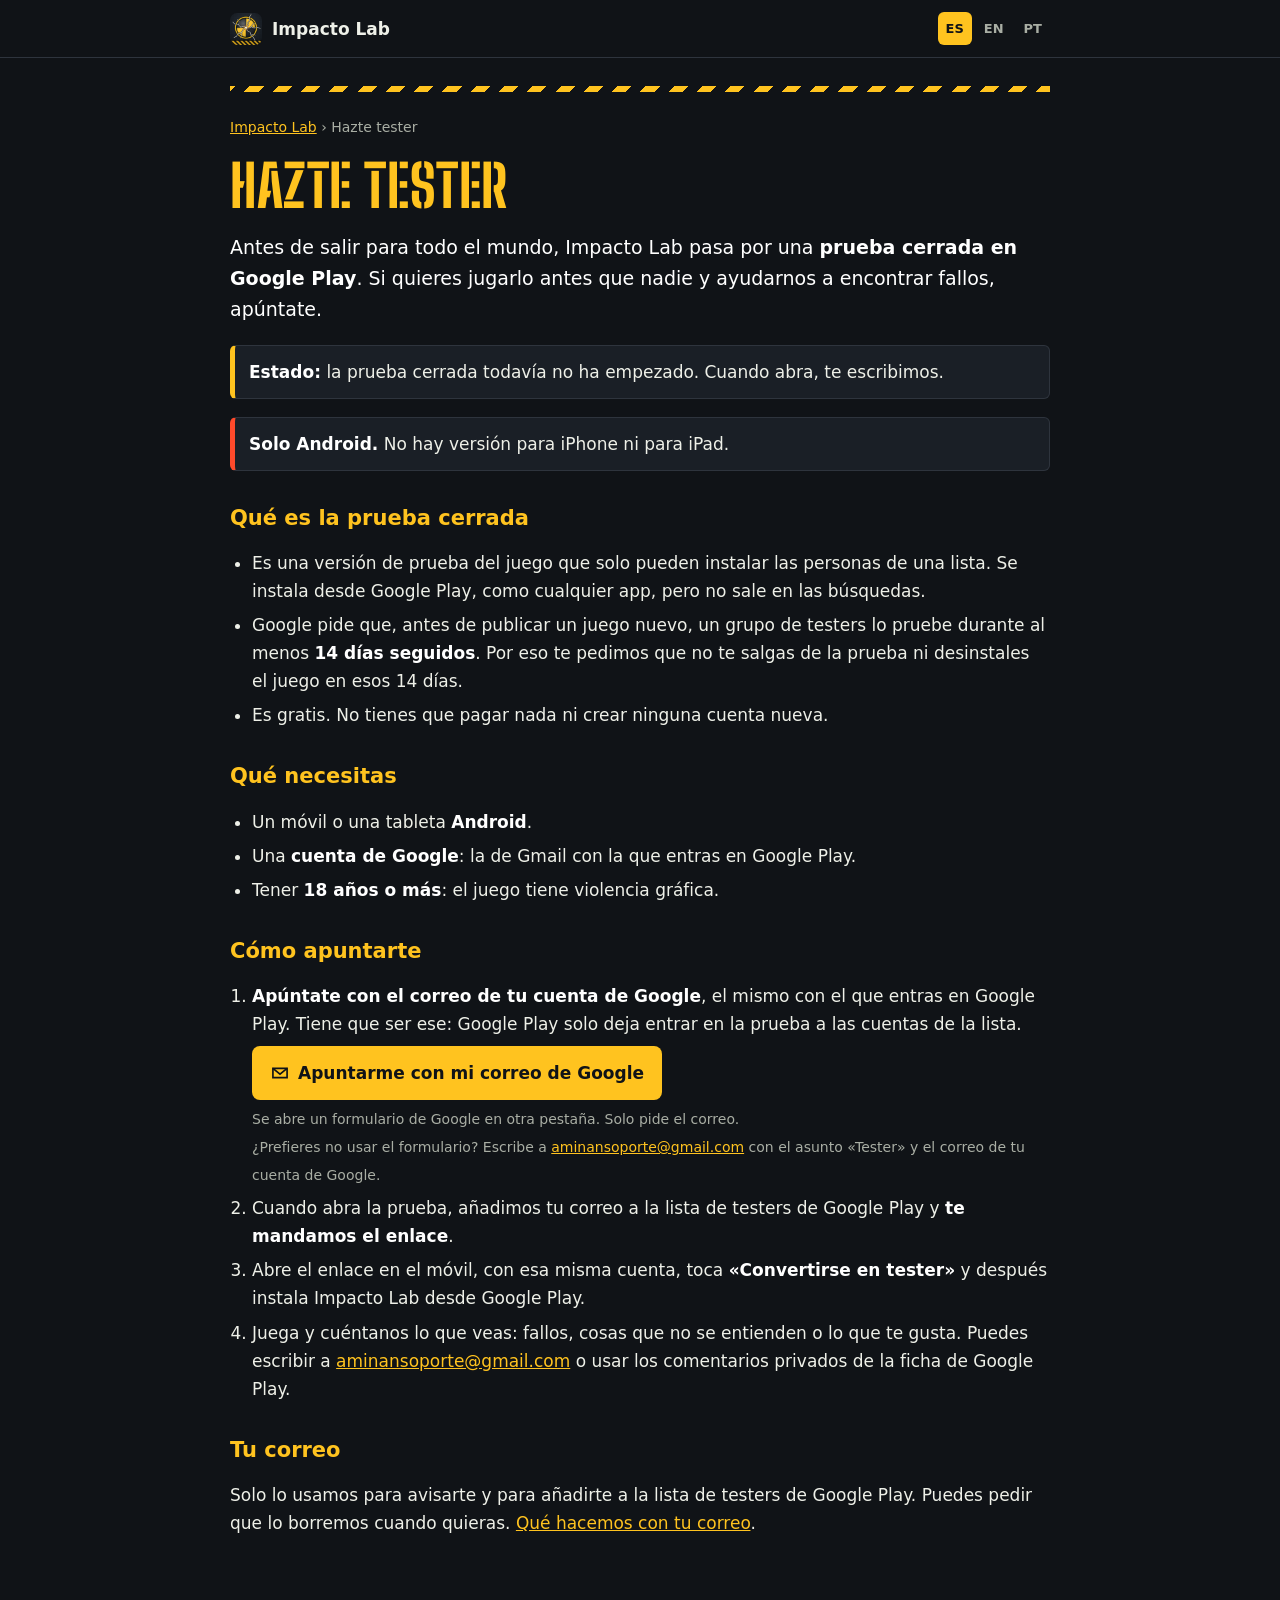
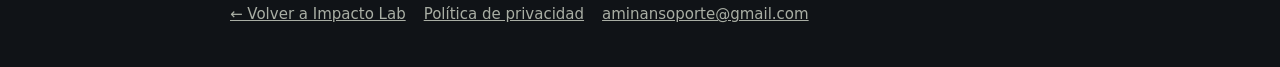
<file: tester/index.html>
<!doctype html>
<html lang="es-ES" translate="no" class="notranslate">
<head>
<meta charset="utf-8">
<meta name="google" content="notranslate">
<meta name="viewport" content="width=device-width, initial-scale=1">
<title>Hazte tester de Impacto Lab · prueba cerrada en Google Play</title>
<meta name="description" content="Prueba Impacto Lab antes que nadie: cómo apuntarte a la prueba cerrada en Google Play con el correo de tu cuenta de Google. Solo Android.">
<meta name="robots" content="index, follow, max-image-preview:large">
<link rel="canonical" href="https://aminacomunicaciones-a11y.github.io/impacto-lab/tester/">
<link rel="alternate" hreflang="es" href="https://aminacomunicaciones-a11y.github.io/impacto-lab/tester/">
<link rel="alternate" hreflang="en" href="https://aminacomunicaciones-a11y.github.io/impacto-lab/en/tester/">
<link rel="alternate" hreflang="pt-BR" href="https://aminacomunicaciones-a11y.github.io/impacto-lab/pt/tester/">
<link rel="alternate" hreflang="x-default" href="https://aminacomunicaciones-a11y.github.io/impacto-lab/en/tester/">
<meta name="theme-color" content="#101317">
<meta name="author" content="Aminan">
<link rel="icon" href="../favicon.ico" sizes="16x16 32x32 48x48">
<link rel="icon" type="image/png" href="../img/icon/icon-32.png" sizes="32x32">
<link rel="apple-touch-icon" href="../img/icon/apple-touch-icon.png">
<link rel="manifest" href="../site.webmanifest">
<meta property="og:type" content="website">
<meta property="og:site_name" content="Impacto Lab">
<meta property="og:locale" content="es_ES">
<meta property="og:locale:alternate" content="en_US">
<meta property="og:locale:alternate" content="pt_BR">
<meta property="og:url" content="https://aminacomunicaciones-a11y.github.io/impacto-lab/tester/">
<meta property="og:title" content="Hazte tester de Impacto Lab · prueba cerrada en Google Play">
<meta property="og:description" content="Prueba Impacto Lab antes que nadie: cómo apuntarte a la prueba cerrada en Google Play con el correo de tu cuenta de Google. Solo Android.">
<meta property="og:image" content="https://aminacomunicaciones-a11y.github.io/impacto-lab/img/og.jpg">
<meta property="og:image:width" content="1200">
<meta property="og:image:height" content="630">
<meta property="og:image:alt" content="Impacto Lab">
<meta name="twitter:card" content="summary_large_image">
<meta name="twitter:title" content="Hazte tester de Impacto Lab · prueba cerrada en Google Play">
<meta name="twitter:description" content="Prueba Impacto Lab antes que nadie: cómo apuntarte a la prueba cerrada en Google Play con el correo de tu cuenta de Google. Solo Android.">
<meta name="twitter:image" content="https://aminacomunicaciones-a11y.github.io/impacto-lab/img/og.jpg">
<meta name="twitter:image:alt" content="Impacto Lab">
<link rel="preload" href="../fonts/bsd-800.woff2" as="font" type="font/woff2" crossorigin>
<style>
@font-face{font-family:"BSD";font-weight:800;font-display:swap;src:url(../fonts/bsd-800.woff2) format("woff2")}
:root{color-scheme:dark}
body{margin:0;background:#101317;color:#eef0e8;font:17px/1.65 system-ui,-apple-system,"Segoe UI",Roboto,sans-serif}
a{color:#ffc31f}
.top{border-bottom:1px solid #2e343d}
.top div{max-width:820px;margin:0 auto;padding:12px 16px;display:flex;align-items:center;gap:10px;justify-content:space-between}
.top a.home{display:flex;align-items:center;gap:10px;color:#eef0e8;text-decoration:none;font-weight:800}
.top img{width:32px;height:32px;border-radius:7px}
.top nav{display:flex;gap:4px;font-size:13px;font-weight:700}
.top nav a{color:#a9aea4;text-decoration:none;padding:6px 8px;border-radius:6px}
.top nav a[aria-current]{color:#101317;background:#ffc31f}
main{max-width:820px;margin:0 auto;padding:28px 16px 48px}
main::before{content:"";display:block;height:6px;margin-bottom:24px;background:repeating-linear-gradient(-45deg,#ffc31f 0 10px,#101317 10px 20px)}
h1{font:800 clamp(36px,9vw,58px)/.95 "BSD",Impact,"Arial Narrow",sans-serif;color:#ffc31f;letter-spacing:.01em;margin:0 0 14px;text-transform:uppercase}
h2{color:#ffc31f;font-size:21px;line-height:1.3;margin:34px 0 8px}
h3{font-size:17px;margin:20px 0 4px;color:#fff}
strong{color:#fff}ul,ol{padding-left:22px}li{margin:6px 0}
.crumbs{font-size:14px;color:#a9aea4;margin:0 0 18px}
.lead{font-size:19px;color:#fff}
.note{border:1px solid #2e343d;border-left:5px solid #ffc31f;background:#1a1f26;padding:12px 14px;border-radius:6px;margin:18px 0}
.warn{border-left-color:#ff4a2b}
.btn{display:inline-flex;align-items:center;gap:8px;background:#ffc31f;color:#101317;font-weight:800;text-decoration:none;padding:13px 18px;border-radius:8px;margin:8px 0 4px;min-height:24px}
.btn svg{width:20px;height:20px;fill:none;stroke:currentColor;stroke-width:2}
small{color:#a9aea4;font-size:14px}
table{border-collapse:collapse;width:100%;font-size:16px}
th,td{text-align:left;vertical-align:top;padding:8px 10px;border-bottom:1px solid #2e343d}
th{color:#a9aea4;font-weight:600;width:34%}
.grid{display:grid;grid-template-columns:repeat(auto-fill,minmax(150px,1fr));gap:12px;padding:0;list-style:none}
.grid li{margin:0}
.grid img,.grid video{width:100%;height:auto;display:block;border-radius:8px;border:1px solid #2e343d;background:#1a1f26}
.grid a{font-size:14px}
.hole{border:2px dashed #2e343d;border-radius:10px;padding:22px 16px;text-align:center;color:#a9aea4}
.trailer video{width:100%;max-width:360px;height:auto;display:block;border-radius:10px;border:1px solid #2e343d}
footer{max-width:820px;margin:0 auto;padding:0 16px 40px;color:#a9aea4;font-size:15px;display:flex;flex-wrap:wrap;gap:8px 18px}
footer a{color:#a9aea4}
</style>
<script type="application/ld+json">
{
 "@context": "https://schema.org",
 "@type": "WebPage",
 "name": "Hazte tester de Impacto Lab · prueba cerrada en Google Play",
 "url": "https://aminacomunicaciones-a11y.github.io/impacto-lab/tester/",
 "inLanguage": "es-ES",
 "description": "Prueba Impacto Lab antes que nadie: cómo apuntarte a la prueba cerrada en Google Play con el correo de tu cuenta de Google. Solo Android.",
 "about": {
  "@type": "VideoGame",
  "name": "Impacto Lab",
  "url": "https://aminacomunicaciones-a11y.github.io/impacto-lab/",
  "gamePlatform": "Android",
  "operatingSystem": "Android",
  "applicationCategory": "Game"
 },
 "breadcrumb": {
  "@type": "BreadcrumbList",
  "itemListElement": [
   {
    "@type": "ListItem",
    "position": 1,
    "name": "Impacto Lab",
    "item": "https://aminacomunicaciones-a11y.github.io/impacto-lab/"
   },
   {
    "@type": "ListItem",
    "position": 2,
    "name": "Hazte tester",
    "item": "https://aminacomunicaciones-a11y.github.io/impacto-lab/tester/"
   }
  ]
 }
}
</script>
</head>
<body>
<header class="top"><div><a class="home" href="../"><img src="../img/icon/icon-192.png" width="32" height="32" alt="">Impacto Lab</a><nav aria-label="Idioma"><a href="../tester/" hreflang="es" lang="es" aria-current="page">ES</a><a href="../en/tester/" hreflang="en" lang="en">EN</a><a href="../pt/tester/" hreflang="pt-BR" lang="pt-BR">PT</a></nav></div></header>
<main>
<p class="crumbs"><a href="../">Impacto Lab</a> › Hazte tester</p>
<h1>Hazte tester</h1>
<p class="lead">Antes de salir para todo el mundo, Impacto Lab pasa por una <strong>prueba cerrada en Google Play</strong>. Si quieres jugarlo antes que nadie y ayudarnos a encontrar fallos, apúntate.</p>
<p class="note"><strong>Estado:</strong> la prueba cerrada todavía no ha empezado. Cuando abra, te escribimos.</p>
<p class="note warn"><strong>Solo Android.</strong> No hay versión para iPhone ni para iPad.</p>
<h2>Qué es la prueba cerrada</h2>
<ul>
<li>Es una versión de prueba del juego que solo pueden instalar las personas de una lista. Se instala desde Google Play, como cualquier app, pero no sale en las búsquedas.</li>
<li>Google pide que, antes de publicar un juego nuevo, un grupo de testers lo pruebe durante al menos <strong>14 días seguidos</strong>. Por eso te pedimos que no te salgas de la prueba ni desinstales el juego en esos 14 días.</li>
<li>Es gratis. No tienes que pagar nada ni crear ninguna cuenta nueva.</li>
</ul>
<h2>Qué necesitas</h2>
<ul>
<li>Un móvil o una tableta <strong>Android</strong>.</li>
<li>Una <strong>cuenta de Google</strong>: la de Gmail con la que entras en Google Play.</li>
<li>Tener <strong>18 años o más</strong>: el juego tiene violencia gráfica.</li>
</ul>
<h2>Cómo apuntarte</h2>
<ol>
<li><strong>Apúntate con el correo de tu cuenta de Google</strong>, el mismo con el que entras en Google Play. Tiene que ser ese: Google Play solo deja entrar en la prueba a las cuentas de la lista.<br>
<a class="btn" href="https://docs.google.com/forms/d/e/1FAIpQLScx5J0gGKwieJu1Zlz-U1rWDh0MRHntC55wTquu_sES_H1DrA/viewform" target="_blank" rel="noopener"><svg viewBox="0 0 24 24" aria-hidden="true"><path d="M3.5 6.5h17v11h-17z"/><path d="M3.5 6.5l8.5 7 8.5-7"/></svg>Apuntarme con mi correo de Google</a><br>
<small>Se abre un formulario de Google en otra pestaña. Solo pide el correo.</small><br>
<small>¿Prefieres no usar el formulario? Escribe a <a href="mailto:aminansoporte@gmail.com?subject=Tester%20Impacto%20Lab">aminansoporte@gmail.com</a> con el asunto «Tester» y el correo de tu cuenta de Google.</small></li>
<li>Cuando abra la prueba, añadimos tu correo a la lista de testers de Google Play y <strong>te mandamos el enlace</strong>.</li>
<li>Abre el enlace en el móvil, con esa misma cuenta, toca <strong>«Convertirse en tester»</strong> y después instala Impacto Lab desde Google Play.</li>
<li>Juega y cuéntanos lo que veas: fallos, cosas que no se entienden o lo que te gusta. Puedes escribir a <a href="mailto:aminansoporte@gmail.com">aminansoporte@gmail.com</a> o usar los comentarios privados de la ficha de Google Play.</li>
</ol>
<h2>Tu correo</h2>
<p>Solo lo usamos para avisarte y para añadirte a la lista de testers de Google Play. Puedes pedir que lo borremos cuando quieras. <a href="../privacidad/#tester">Qué hacemos con tu correo</a>.</p>
</main>
<footer><a href="../">← Volver a Impacto Lab</a><a href="../privacidad/">Política de privacidad</a><a href="mailto:aminansoporte@gmail.com">aminansoporte@gmail.com</a></footer>
</body>
</html>
</file>
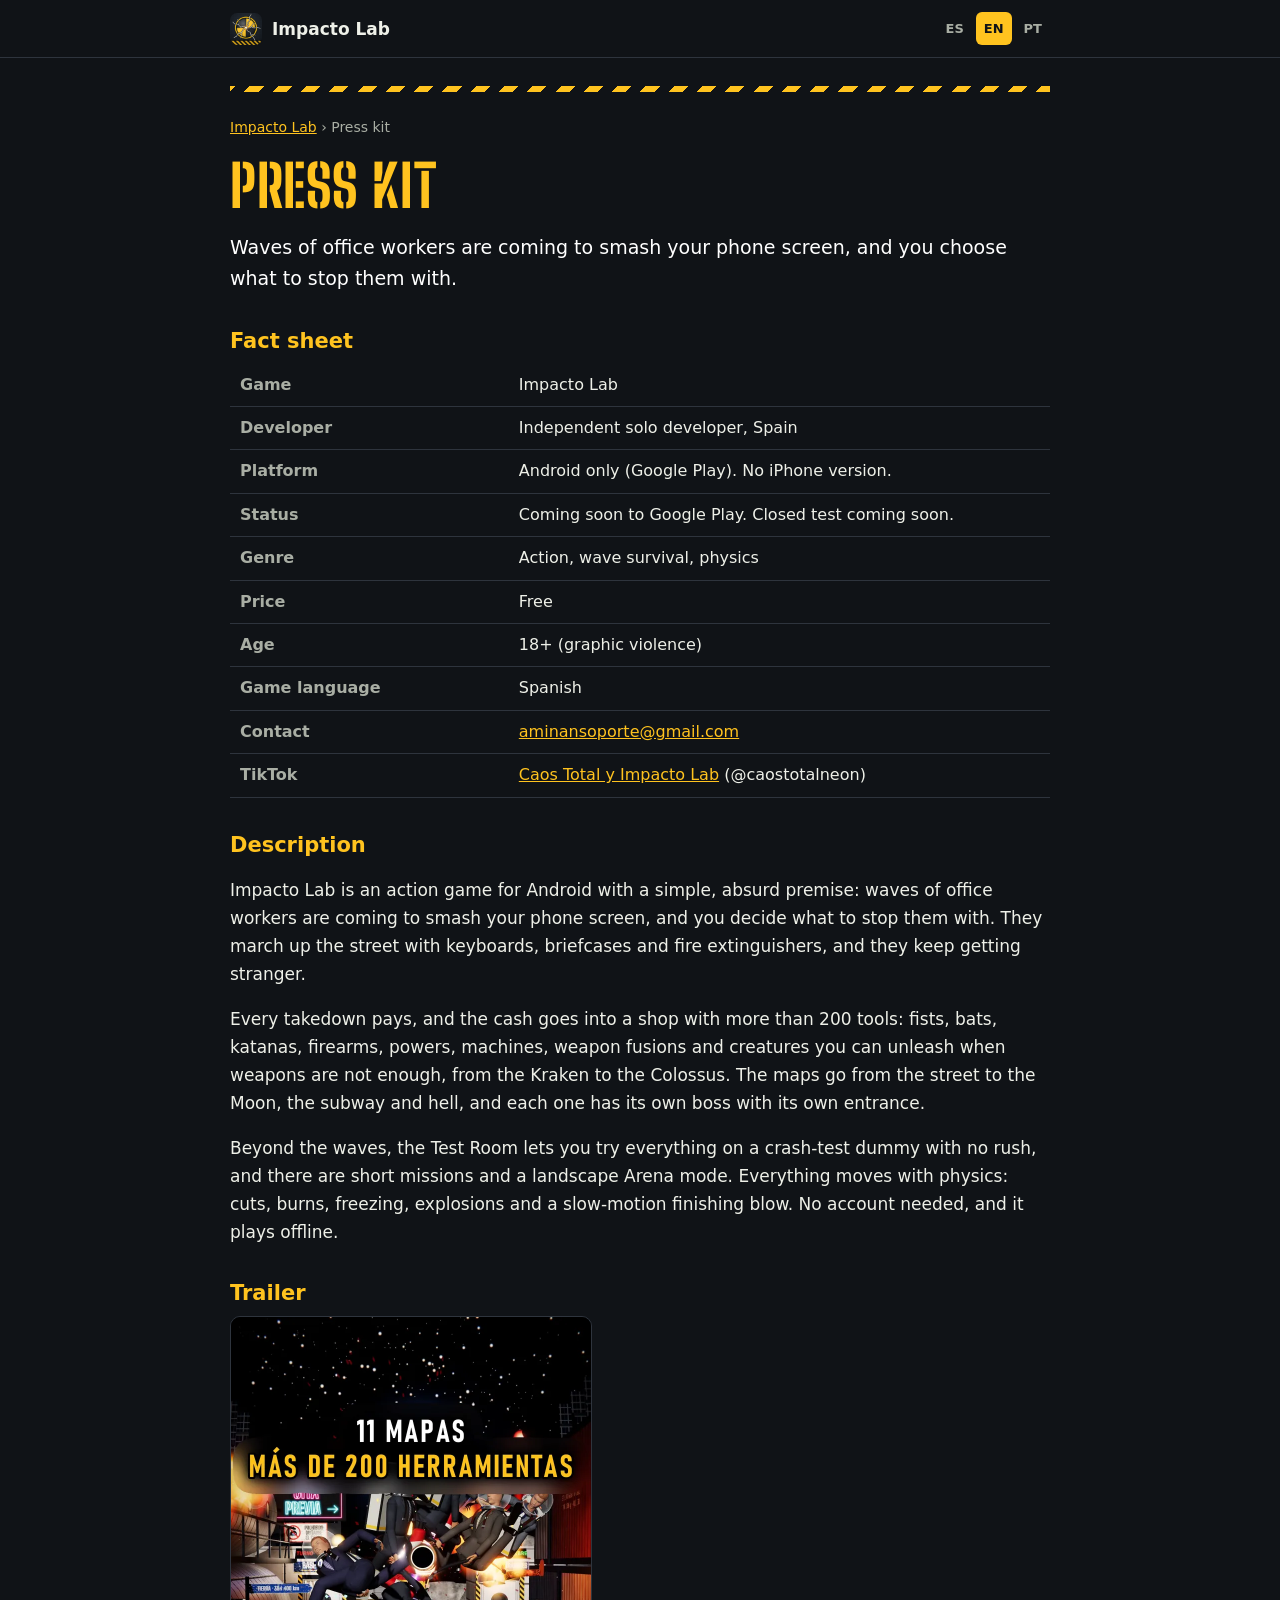
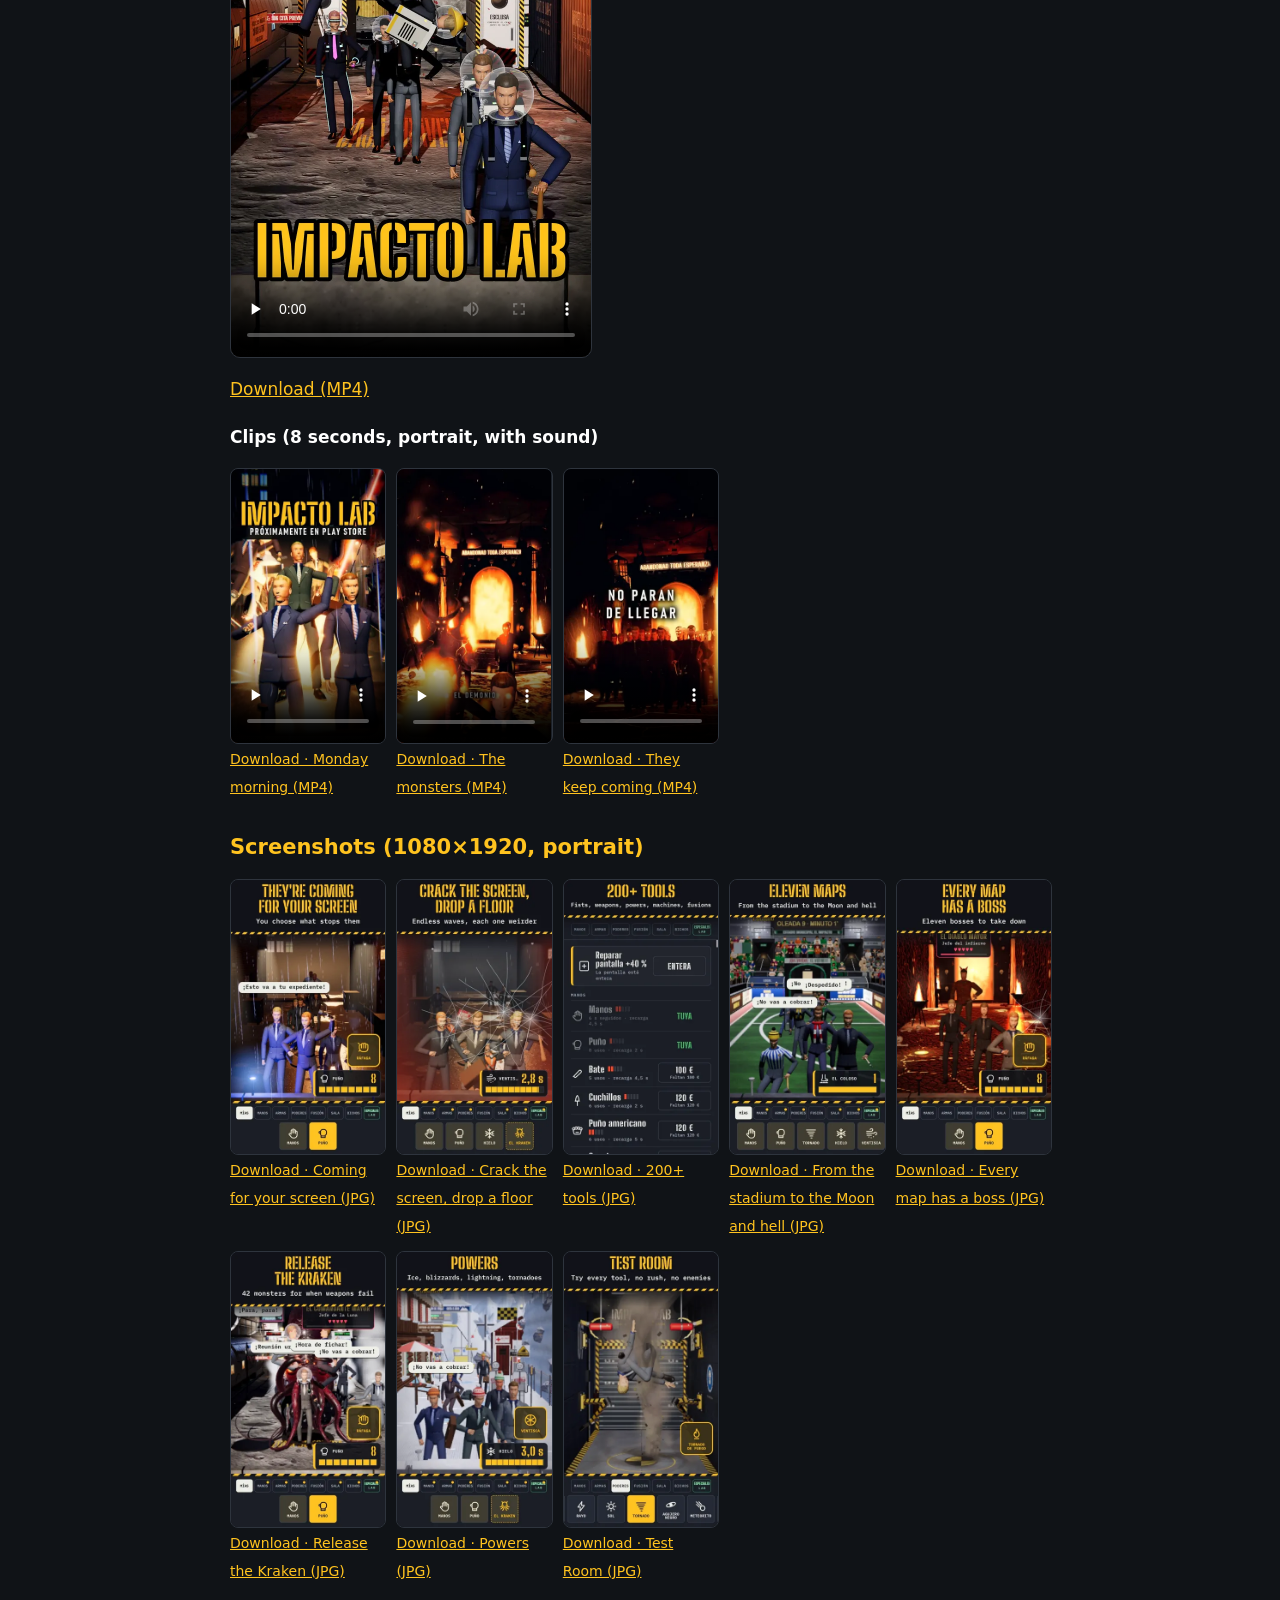
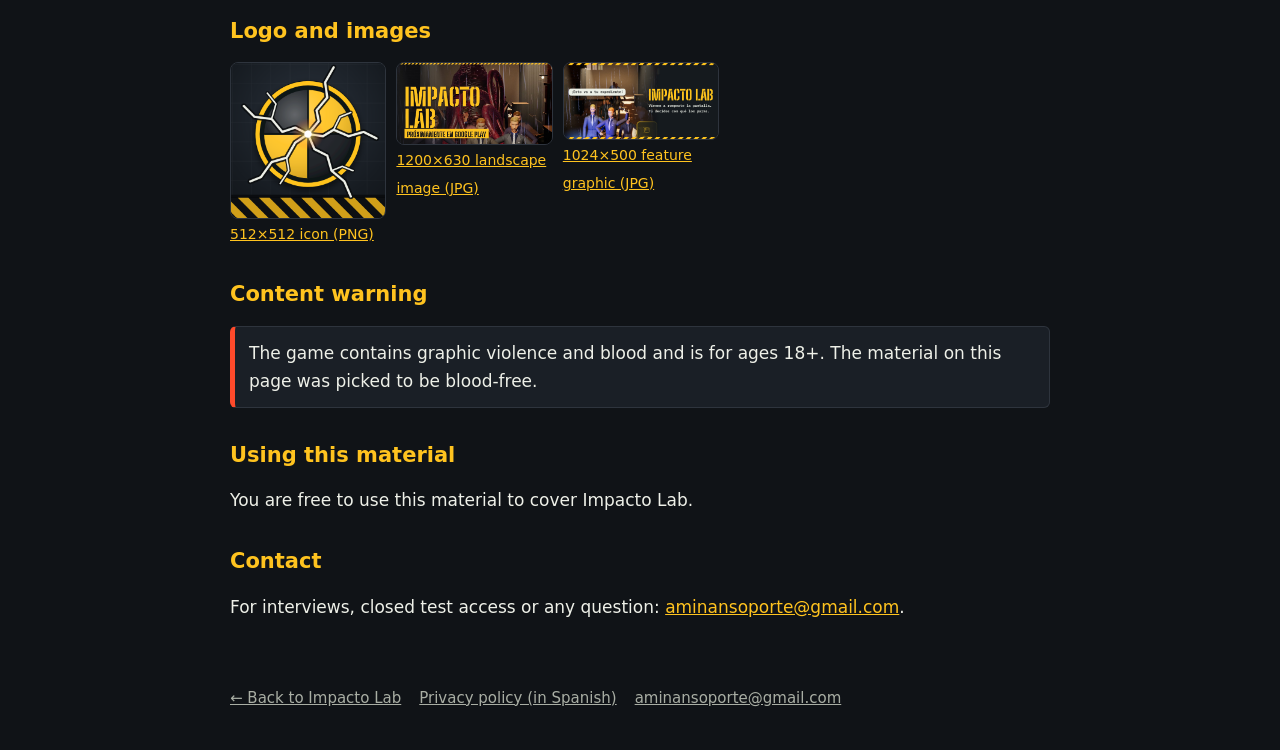
<file: en/presskit/index.html>
<!doctype html>
<html lang="en-US" translate="no" class="notranslate">
<head>
<meta charset="utf-8">
<meta name="google" content="notranslate">
<meta name="viewport" content="width=device-width, initial-scale=1">
<title>Impacto Lab press kit</title>
<meta name="description" content="Impacto Lab press kit, an action game for Android: description, fact sheet, logo, screenshots, clips and contact.">
<meta name="robots" content="index, follow, max-image-preview:large">
<link rel="canonical" href="https://aminacomunicaciones-a11y.github.io/impacto-lab/en/presskit/">
<link rel="alternate" hreflang="es" href="https://aminacomunicaciones-a11y.github.io/impacto-lab/presskit/">
<link rel="alternate" hreflang="en" href="https://aminacomunicaciones-a11y.github.io/impacto-lab/en/presskit/">
<link rel="alternate" hreflang="pt-BR" href="https://aminacomunicaciones-a11y.github.io/impacto-lab/pt/presskit/">
<link rel="alternate" hreflang="x-default" href="https://aminacomunicaciones-a11y.github.io/impacto-lab/en/presskit/">
<meta name="theme-color" content="#101317">
<meta name="author" content="Aminan">
<link rel="icon" href="../../favicon.ico" sizes="16x16 32x32 48x48">
<link rel="icon" type="image/png" href="../../img/icon/icon-32.png" sizes="32x32">
<link rel="apple-touch-icon" href="../../img/icon/apple-touch-icon.png">
<link rel="manifest" href="../../site.webmanifest">
<meta property="og:type" content="website">
<meta property="og:site_name" content="Impacto Lab">
<meta property="og:locale" content="en_US">
<meta property="og:locale:alternate" content="es_ES">
<meta property="og:locale:alternate" content="pt_BR">
<meta property="og:url" content="https://aminacomunicaciones-a11y.github.io/impacto-lab/en/presskit/">
<meta property="og:title" content="Impacto Lab press kit">
<meta property="og:description" content="Impacto Lab press kit, an action game for Android: description, fact sheet, logo, screenshots, clips and contact.">
<meta property="og:image" content="https://aminacomunicaciones-a11y.github.io/impacto-lab/img/og.jpg">
<meta property="og:image:width" content="1200">
<meta property="og:image:height" content="630">
<meta property="og:image:alt" content="Impacto Lab">
<meta name="twitter:card" content="summary_large_image">
<meta name="twitter:title" content="Impacto Lab press kit">
<meta name="twitter:description" content="Impacto Lab press kit, an action game for Android: description, fact sheet, logo, screenshots, clips and contact.">
<meta name="twitter:image" content="https://aminacomunicaciones-a11y.github.io/impacto-lab/img/og.jpg">
<meta name="twitter:image:alt" content="Impacto Lab">
<link rel="preload" href="../../fonts/bsd-800.woff2" as="font" type="font/woff2" crossorigin>
<style>
@font-face{font-family:"BSD";font-weight:800;font-display:swap;src:url(../../fonts/bsd-800.woff2) format("woff2")}
:root{color-scheme:dark}
body{margin:0;background:#101317;color:#eef0e8;font:17px/1.65 system-ui,-apple-system,"Segoe UI",Roboto,sans-serif}
a{color:#ffc31f}
.top{border-bottom:1px solid #2e343d}
.top div{max-width:820px;margin:0 auto;padding:12px 16px;display:flex;align-items:center;gap:10px;justify-content:space-between}
.top a.home{display:flex;align-items:center;gap:10px;color:#eef0e8;text-decoration:none;font-weight:800}
.top img{width:32px;height:32px;border-radius:7px}
.top nav{display:flex;gap:4px;font-size:13px;font-weight:700}
.top nav a{color:#a9aea4;text-decoration:none;padding:6px 8px;border-radius:6px}
.top nav a[aria-current]{color:#101317;background:#ffc31f}
main{max-width:820px;margin:0 auto;padding:28px 16px 48px}
main::before{content:"";display:block;height:6px;margin-bottom:24px;background:repeating-linear-gradient(-45deg,#ffc31f 0 10px,#101317 10px 20px)}
h1{font:800 clamp(36px,9vw,58px)/.95 "BSD",Impact,"Arial Narrow",sans-serif;color:#ffc31f;letter-spacing:.01em;margin:0 0 14px;text-transform:uppercase}
h2{color:#ffc31f;font-size:21px;line-height:1.3;margin:34px 0 8px}
h3{font-size:17px;margin:20px 0 4px;color:#fff}
strong{color:#fff}ul,ol{padding-left:22px}li{margin:6px 0}
.crumbs{font-size:14px;color:#a9aea4;margin:0 0 18px}
.lead{font-size:19px;color:#fff}
.note{border:1px solid #2e343d;border-left:5px solid #ffc31f;background:#1a1f26;padding:12px 14px;border-radius:6px;margin:18px 0}
.warn{border-left-color:#ff4a2b}
.btn{display:inline-flex;align-items:center;gap:8px;background:#ffc31f;color:#101317;font-weight:800;text-decoration:none;padding:13px 18px;border-radius:8px;margin:8px 0 4px;min-height:24px}
.btn svg{width:20px;height:20px;fill:none;stroke:currentColor;stroke-width:2}
small{color:#a9aea4;font-size:14px}
table{border-collapse:collapse;width:100%;font-size:16px}
th,td{text-align:left;vertical-align:top;padding:8px 10px;border-bottom:1px solid #2e343d}
th{color:#a9aea4;font-weight:600;width:34%}
.grid{display:grid;grid-template-columns:repeat(auto-fill,minmax(150px,1fr));gap:12px;padding:0;list-style:none}
.grid li{margin:0}
.grid img,.grid video{width:100%;height:auto;display:block;border-radius:8px;border:1px solid #2e343d;background:#1a1f26}
.grid a{font-size:14px}
.hole{border:2px dashed #2e343d;border-radius:10px;padding:22px 16px;text-align:center;color:#a9aea4}
.trailer video{width:100%;max-width:360px;height:auto;display:block;border-radius:10px;border:1px solid #2e343d}
footer{max-width:820px;margin:0 auto;padding:0 16px 40px;color:#a9aea4;font-size:15px;display:flex;flex-wrap:wrap;gap:8px 18px}
footer a{color:#a9aea4}
</style>
<script type="application/ld+json">
{
 "@context": "https://schema.org",
 "@type": "WebPage",
 "name": "Impacto Lab press kit",
 "url": "https://aminacomunicaciones-a11y.github.io/impacto-lab/en/presskit/",
 "inLanguage": "en-US",
 "description": "Impacto Lab press kit, an action game for Android: description, fact sheet, logo, screenshots, clips and contact.",
 "about": {
  "@type": "VideoGame",
  "name": "Impacto Lab",
  "url": "https://aminacomunicaciones-a11y.github.io/impacto-lab/",
  "gamePlatform": "Android",
  "operatingSystem": "Android",
  "applicationCategory": "Game"
 },
 "breadcrumb": {
  "@type": "BreadcrumbList",
  "itemListElement": [
   {
    "@type": "ListItem",
    "position": 1,
    "name": "Impacto Lab",
    "item": "https://aminacomunicaciones-a11y.github.io/impacto-lab/en/"
   },
   {
    "@type": "ListItem",
    "position": 2,
    "name": "Press kit",
    "item": "https://aminacomunicaciones-a11y.github.io/impacto-lab/en/presskit/"
   }
  ]
 }
}
</script>
</head>
<body>
<header class="top"><div><a class="home" href="../../en/"><img src="../../img/icon/icon-192.png" width="32" height="32" alt="">Impacto Lab</a><nav aria-label="Language"><a href="../../presskit/" hreflang="es" lang="es">ES</a><a href="../../en/presskit/" hreflang="en" lang="en" aria-current="page">EN</a><a href="../../pt/presskit/" hreflang="pt-BR" lang="pt-BR">PT</a></nav></div></header>
<main>
<p class="crumbs"><a href="../../en/">Impacto Lab</a> › Press kit</p>
<h1>Press kit</h1>
<p class="lead">Waves of office workers are coming to smash your phone screen, and you choose what to stop them with.</p>
<h2>Fact sheet</h2>
<table><tr><th scope="row">Game</th><td>Impacto Lab</td></tr><tr><th scope="row">Developer</th><td>Independent solo developer, Spain</td></tr><tr><th scope="row">Platform</th><td>Android only (Google Play). No iPhone version.</td></tr><tr><th scope="row">Status</th><td>Coming soon to Google Play. Closed test coming soon.</td></tr><tr><th scope="row">Genre</th><td>Action, wave survival, physics</td></tr><tr><th scope="row">Price</th><td>Free</td></tr><tr><th scope="row">Age</th><td>18+ (graphic violence)</td></tr><tr><th scope="row">Game language</th><td>Spanish</td></tr><tr><th scope="row">Contact</th><td><a href="mailto:aminansoporte@gmail.com">aminansoporte@gmail.com</a></td></tr><tr><th scope="row">TikTok</th><td><a href="https://www.tiktok.com/@caostotalneon" rel="noopener">Caos Total y Impacto Lab</a> (@caostotalneon)</td></tr></table>
<h2>Description</h2>
<p>Impacto Lab is an action game for Android with a simple, absurd premise: waves of office workers are coming to smash your phone screen, and you decide what to stop them with. They march up the street with keyboards, briefcases and fire extinguishers, and they keep getting stranger.</p>
<p>Every takedown pays, and the cash goes into a shop with more than 200 tools: fists, bats, katanas, firearms, powers, machines, weapon fusions and creatures you can unleash when weapons are not enough, from the Kraken to the Colossus. The maps go from the street to the Moon, the subway and hell, and each one has its own boss with its own entrance.</p>
<p>Beyond the waves, the Test Room lets you try everything on a crash-test dummy with no rush, and there are short missions and a landscape Arena mode. Everything moves with physics: cuts, burns, freezing, explosions and a slow-motion finishing blow. No account needed, and it plays offline.</p>
<h2>Trailer</h2>
<div class="trailer"><video controls preload="none" playsinline poster="../../presskit/media/impactolab-trailer-poster.webp" src="../../presskit/media/impactolab-trailer.mp4"></video><p><a href="../../presskit/media/impactolab-trailer.mp4" download>Download (MP4)</a></p></div>
<h3>Clips (8 seconds, portrait, with sound)</h3>
<ul class="grid"><li><video controls preload="none" playsinline width="720" height="1280" poster="../../presskit/media/impactolab-01-lunes-por-la-manana-poster.webp" src="../../presskit/media/impactolab-01-lunes-por-la-manana.mp4" aria-label="Monday morning"></video><a href="../../presskit/media/impactolab-01-lunes-por-la-manana.mp4" download>Download · Monday morning (MP4)</a></li><li><video controls preload="none" playsinline width="720" height="1280" poster="../../presskit/media/impactolab-02-los-monstruos-poster.webp" src="../../presskit/media/impactolab-02-los-monstruos.mp4" aria-label="The monsters"></video><a href="../../presskit/media/impactolab-02-los-monstruos.mp4" download>Download · The monsters (MP4)</a></li><li><video controls preload="none" playsinline width="720" height="1280" poster="../../presskit/media/impactolab-03-oleada-45-poster.webp" src="../../presskit/media/impactolab-03-oleada-45.mp4" aria-label="They keep coming"></video><a href="../../presskit/media/impactolab-03-oleada-45.mp4" download>Download · They keep coming (MP4)</a></li></ul>
<h2>Screenshots (1080×1920, portrait)</h2>
<ul class="grid"><li><a href="../../presskit/media/en/impactolab-01-coming-for-your-screen.jpg"><img src="../../presskit/media/en/impactolab-01-coming-for-your-screen-360.webp" width="360" height="640" loading="lazy" decoding="async" alt="Coming for your screen"></a><a href="../../presskit/media/en/impactolab-01-coming-for-your-screen.jpg" download>Download · Coming for your screen (JPG)</a></li><li><a href="../../presskit/media/en/impactolab-02-crack-the-screen-drop-a-floor.jpg"><img src="../../presskit/media/en/impactolab-02-crack-the-screen-drop-a-floor-360.webp" width="360" height="640" loading="lazy" decoding="async" alt="Crack the screen, drop a floor"></a><a href="../../presskit/media/en/impactolab-02-crack-the-screen-drop-a-floor.jpg" download>Download · Crack the screen, drop a floor (JPG)</a></li><li><a href="../../presskit/media/en/impactolab-03-200-tools.jpg"><img src="../../presskit/media/en/impactolab-03-200-tools-360.webp" width="360" height="640" loading="lazy" decoding="async" alt="200+ tools"></a><a href="../../presskit/media/en/impactolab-03-200-tools.jpg" download>Download · 200+ tools (JPG)</a></li><li><a href="../../presskit/media/en/impactolab-04-eleven-maps.jpg"><img src="../../presskit/media/en/impactolab-04-eleven-maps-360.webp" width="360" height="640" loading="lazy" decoding="async" alt="From the stadium to the Moon and hell"></a><a href="../../presskit/media/en/impactolab-04-eleven-maps.jpg" download>Download · From the stadium to the Moon and hell (JPG)</a></li><li><a href="../../presskit/media/en/impactolab-05-every-map-has-a-boss.jpg"><img src="../../presskit/media/en/impactolab-05-every-map-has-a-boss-360.webp" width="360" height="640" loading="lazy" decoding="async" alt="Every map has a boss"></a><a href="../../presskit/media/en/impactolab-05-every-map-has-a-boss.jpg" download>Download · Every map has a boss (JPG)</a></li><li><a href="../../presskit/media/en/impactolab-06-release-the-kraken.jpg"><img src="../../presskit/media/en/impactolab-06-release-the-kraken-360.webp" width="360" height="640" loading="lazy" decoding="async" alt="Release the Kraken"></a><a href="../../presskit/media/en/impactolab-06-release-the-kraken.jpg" download>Download · Release the Kraken (JPG)</a></li><li><a href="../../presskit/media/en/impactolab-07-powers.jpg"><img src="../../presskit/media/en/impactolab-07-powers-360.webp" width="360" height="640" loading="lazy" decoding="async" alt="Powers"></a><a href="../../presskit/media/en/impactolab-07-powers.jpg" download>Download · Powers (JPG)</a></li><li><a href="../../presskit/media/en/impactolab-08-test-room.jpg"><img src="../../presskit/media/en/impactolab-08-test-room-360.webp" width="360" height="640" loading="lazy" decoding="async" alt="Test Room"></a><a href="../../presskit/media/en/impactolab-08-test-room.jpg" download>Download · Test Room (JPG)</a></li></ul>
<h2>Logo and images</h2>
<ul class="grid"><li><a href="../../presskit/media/impactolab-icono-512.png"><img src="../../presskit/media/impactolab-icono-512.png" width="512" height="512" loading="lazy" decoding="async" alt="512×512 icon (PNG)"></a><a href="../../presskit/media/impactolab-icono-512.png" download>512×512 icon (PNG)</a></li><li><a href="../../presskit/media/impactolab-banner-1200x630.jpg"><img src="../../presskit/media/impactolab-banner-1200x630.jpg" width="1200" height="630" loading="lazy" decoding="async" alt="1200×630 landscape image (JPG)"></a><a href="../../presskit/media/impactolab-banner-1200x630.jpg" download>1200×630 landscape image (JPG)</a></li><li><a href="../../presskit/media/impactolab-destacado-1024x500.jpg"><img src="../../presskit/media/impactolab-destacado-1024x500.jpg" width="1024" height="500" loading="lazy" decoding="async" alt="1024×500 feature graphic (JPG)"></a><a href="../../presskit/media/impactolab-destacado-1024x500.jpg" download>1024×500 feature graphic (JPG)</a></li></ul>
<h2>Content warning</h2>
<p class="note warn">The game contains graphic violence and blood and is for ages 18+. The material on this page was picked to be blood-free.</p>
<h2>Using this material</h2>
<p>You are free to use this material to cover Impacto Lab.</p>
<h2>Contact</h2>
<p>For interviews, closed test access or any question: <a href="mailto:aminansoporte@gmail.com">aminansoporte@gmail.com</a>.</p>
</main>
<footer><a href="../../en/">← Back to Impacto Lab</a><a href="../../privacidad/">Privacy policy (in Spanish)</a><a href="mailto:aminansoporte@gmail.com">aminansoporte@gmail.com</a></footer>
</body>
</html>
</file>
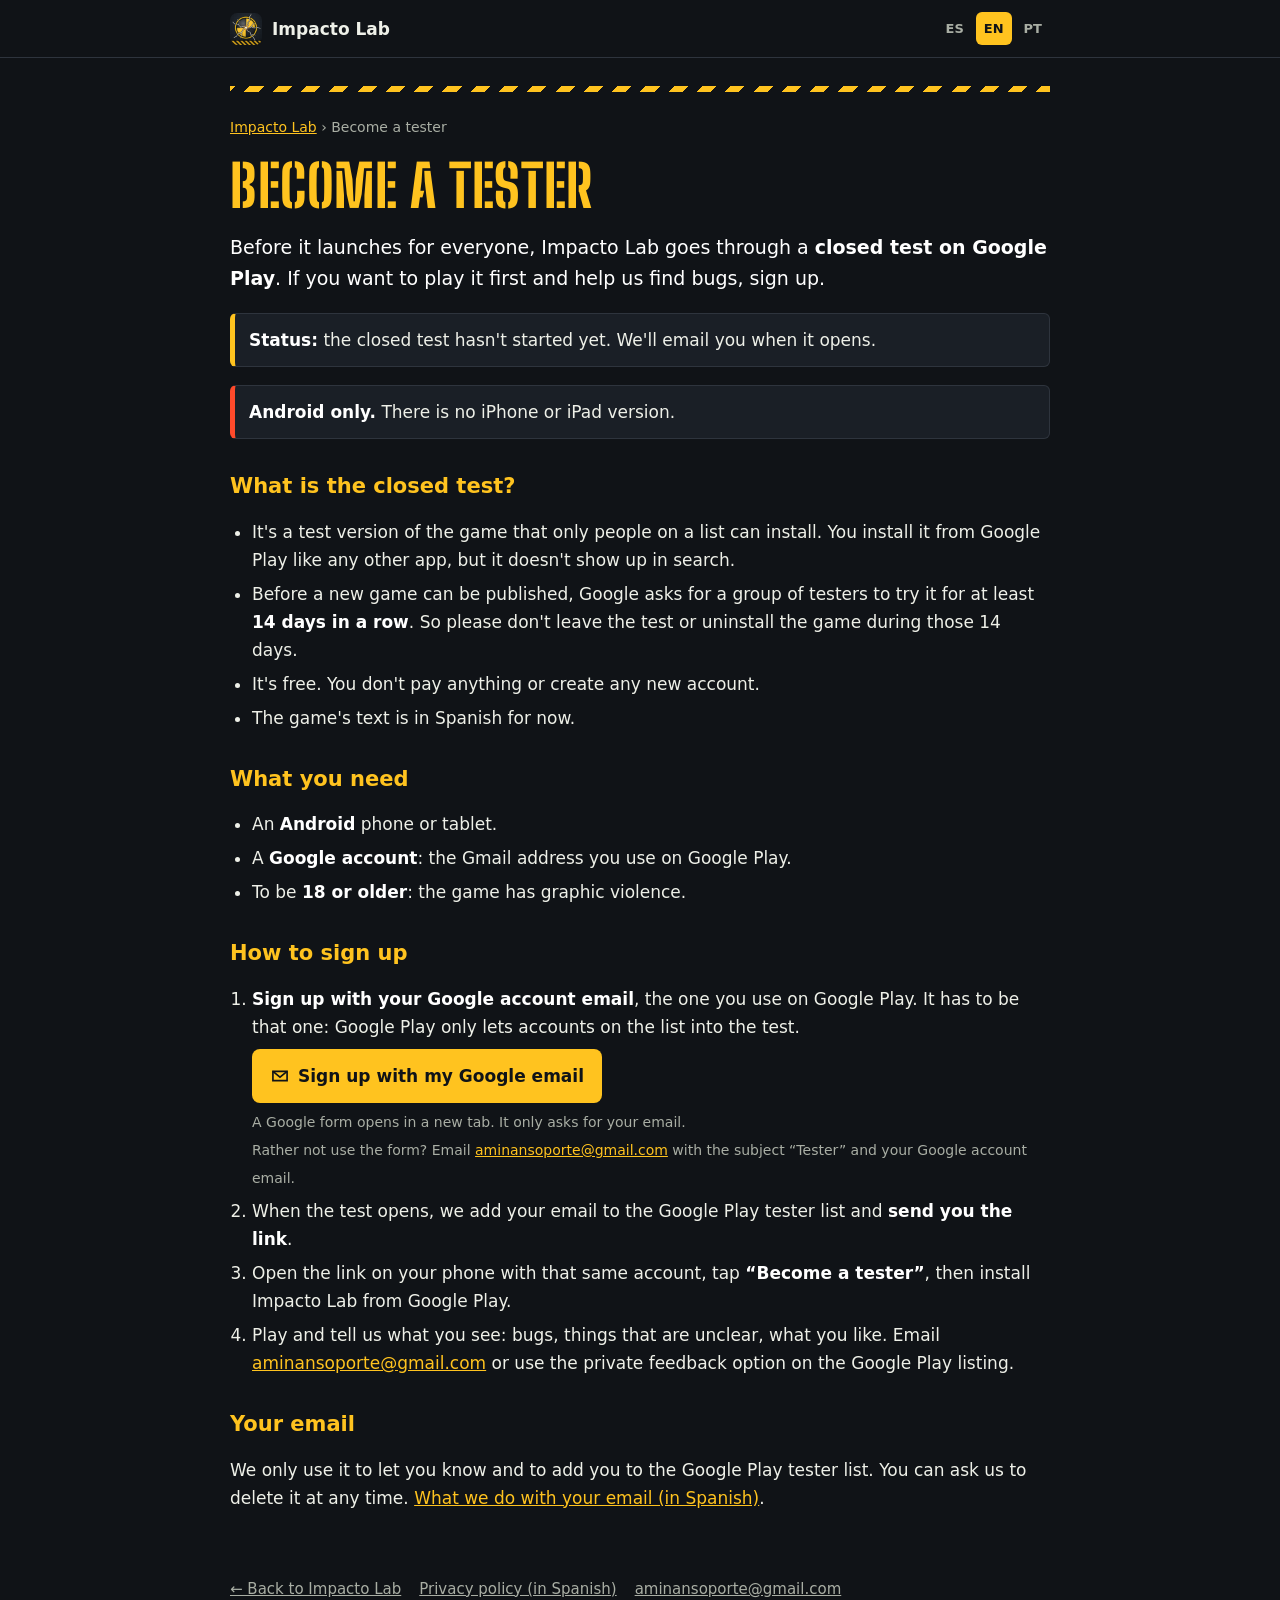
<file: en/tester/index.html>
<!doctype html>
<html lang="en-US" translate="no" class="notranslate">
<head>
<meta charset="utf-8">
<meta name="google" content="notranslate">
<meta name="viewport" content="width=device-width, initial-scale=1">
<title>Become an Impacto Lab tester · closed test on Google Play</title>
<meta name="description" content="Play Impacto Lab before anyone else: how to join the closed test on Google Play with your Google account email. Android only.">
<meta name="robots" content="index, follow, max-image-preview:large">
<link rel="canonical" href="https://aminacomunicaciones-a11y.github.io/impacto-lab/en/tester/">
<link rel="alternate" hreflang="es" href="https://aminacomunicaciones-a11y.github.io/impacto-lab/tester/">
<link rel="alternate" hreflang="en" href="https://aminacomunicaciones-a11y.github.io/impacto-lab/en/tester/">
<link rel="alternate" hreflang="pt-BR" href="https://aminacomunicaciones-a11y.github.io/impacto-lab/pt/tester/">
<link rel="alternate" hreflang="x-default" href="https://aminacomunicaciones-a11y.github.io/impacto-lab/en/tester/">
<meta name="theme-color" content="#101317">
<meta name="author" content="Aminan">
<link rel="icon" href="../../favicon.ico" sizes="16x16 32x32 48x48">
<link rel="icon" type="image/png" href="../../img/icon/icon-32.png" sizes="32x32">
<link rel="apple-touch-icon" href="../../img/icon/apple-touch-icon.png">
<link rel="manifest" href="../../site.webmanifest">
<meta property="og:type" content="website">
<meta property="og:site_name" content="Impacto Lab">
<meta property="og:locale" content="en_US">
<meta property="og:locale:alternate" content="es_ES">
<meta property="og:locale:alternate" content="pt_BR">
<meta property="og:url" content="https://aminacomunicaciones-a11y.github.io/impacto-lab/en/tester/">
<meta property="og:title" content="Become an Impacto Lab tester · closed test on Google Play">
<meta property="og:description" content="Play Impacto Lab before anyone else: how to join the closed test on Google Play with your Google account email. Android only.">
<meta property="og:image" content="https://aminacomunicaciones-a11y.github.io/impacto-lab/img/og.jpg">
<meta property="og:image:width" content="1200">
<meta property="og:image:height" content="630">
<meta property="og:image:alt" content="Impacto Lab">
<meta name="twitter:card" content="summary_large_image">
<meta name="twitter:title" content="Become an Impacto Lab tester · closed test on Google Play">
<meta name="twitter:description" content="Play Impacto Lab before anyone else: how to join the closed test on Google Play with your Google account email. Android only.">
<meta name="twitter:image" content="https://aminacomunicaciones-a11y.github.io/impacto-lab/img/og.jpg">
<meta name="twitter:image:alt" content="Impacto Lab">
<link rel="preload" href="../../fonts/bsd-800.woff2" as="font" type="font/woff2" crossorigin>
<style>
@font-face{font-family:"BSD";font-weight:800;font-display:swap;src:url(../../fonts/bsd-800.woff2) format("woff2")}
:root{color-scheme:dark}
body{margin:0;background:#101317;color:#eef0e8;font:17px/1.65 system-ui,-apple-system,"Segoe UI",Roboto,sans-serif}
a{color:#ffc31f}
.top{border-bottom:1px solid #2e343d}
.top div{max-width:820px;margin:0 auto;padding:12px 16px;display:flex;align-items:center;gap:10px;justify-content:space-between}
.top a.home{display:flex;align-items:center;gap:10px;color:#eef0e8;text-decoration:none;font-weight:800}
.top img{width:32px;height:32px;border-radius:7px}
.top nav{display:flex;gap:4px;font-size:13px;font-weight:700}
.top nav a{color:#a9aea4;text-decoration:none;padding:6px 8px;border-radius:6px}
.top nav a[aria-current]{color:#101317;background:#ffc31f}
main{max-width:820px;margin:0 auto;padding:28px 16px 48px}
main::before{content:"";display:block;height:6px;margin-bottom:24px;background:repeating-linear-gradient(-45deg,#ffc31f 0 10px,#101317 10px 20px)}
h1{font:800 clamp(36px,9vw,58px)/.95 "BSD",Impact,"Arial Narrow",sans-serif;color:#ffc31f;letter-spacing:.01em;margin:0 0 14px;text-transform:uppercase}
h2{color:#ffc31f;font-size:21px;line-height:1.3;margin:34px 0 8px}
h3{font-size:17px;margin:20px 0 4px;color:#fff}
strong{color:#fff}ul,ol{padding-left:22px}li{margin:6px 0}
.crumbs{font-size:14px;color:#a9aea4;margin:0 0 18px}
.lead{font-size:19px;color:#fff}
.note{border:1px solid #2e343d;border-left:5px solid #ffc31f;background:#1a1f26;padding:12px 14px;border-radius:6px;margin:18px 0}
.warn{border-left-color:#ff4a2b}
.btn{display:inline-flex;align-items:center;gap:8px;background:#ffc31f;color:#101317;font-weight:800;text-decoration:none;padding:13px 18px;border-radius:8px;margin:8px 0 4px;min-height:24px}
.btn svg{width:20px;height:20px;fill:none;stroke:currentColor;stroke-width:2}
small{color:#a9aea4;font-size:14px}
table{border-collapse:collapse;width:100%;font-size:16px}
th,td{text-align:left;vertical-align:top;padding:8px 10px;border-bottom:1px solid #2e343d}
th{color:#a9aea4;font-weight:600;width:34%}
.grid{display:grid;grid-template-columns:repeat(auto-fill,minmax(150px,1fr));gap:12px;padding:0;list-style:none}
.grid li{margin:0}
.grid img,.grid video{width:100%;height:auto;display:block;border-radius:8px;border:1px solid #2e343d;background:#1a1f26}
.grid a{font-size:14px}
.hole{border:2px dashed #2e343d;border-radius:10px;padding:22px 16px;text-align:center;color:#a9aea4}
.trailer video{width:100%;max-width:360px;height:auto;display:block;border-radius:10px;border:1px solid #2e343d}
footer{max-width:820px;margin:0 auto;padding:0 16px 40px;color:#a9aea4;font-size:15px;display:flex;flex-wrap:wrap;gap:8px 18px}
footer a{color:#a9aea4}
</style>
<script type="application/ld+json">
{
 "@context": "https://schema.org",
 "@type": "WebPage",
 "name": "Become an Impacto Lab tester · closed test on Google Play",
 "url": "https://aminacomunicaciones-a11y.github.io/impacto-lab/en/tester/",
 "inLanguage": "en-US",
 "description": "Play Impacto Lab before anyone else: how to join the closed test on Google Play with your Google account email. Android only.",
 "about": {
  "@type": "VideoGame",
  "name": "Impacto Lab",
  "url": "https://aminacomunicaciones-a11y.github.io/impacto-lab/",
  "gamePlatform": "Android",
  "operatingSystem": "Android",
  "applicationCategory": "Game"
 },
 "breadcrumb": {
  "@type": "BreadcrumbList",
  "itemListElement": [
   {
    "@type": "ListItem",
    "position": 1,
    "name": "Impacto Lab",
    "item": "https://aminacomunicaciones-a11y.github.io/impacto-lab/en/"
   },
   {
    "@type": "ListItem",
    "position": 2,
    "name": "Become a tester",
    "item": "https://aminacomunicaciones-a11y.github.io/impacto-lab/en/tester/"
   }
  ]
 }
}
</script>
</head>
<body>
<header class="top"><div><a class="home" href="../../en/"><img src="../../img/icon/icon-192.png" width="32" height="32" alt="">Impacto Lab</a><nav aria-label="Language"><a href="../../tester/" hreflang="es" lang="es">ES</a><a href="../../en/tester/" hreflang="en" lang="en" aria-current="page">EN</a><a href="../../pt/tester/" hreflang="pt-BR" lang="pt-BR">PT</a></nav></div></header>
<main>
<p class="crumbs"><a href="../../en/">Impacto Lab</a> › Become a tester</p>
<h1>Become a tester</h1>
<p class="lead">Before it launches for everyone, Impacto Lab goes through a <strong>closed test on Google Play</strong>. If you want to play it first and help us find bugs, sign up.</p>
<p class="note"><strong>Status:</strong> the closed test hasn't started yet. We'll email you when it opens.</p>
<p class="note warn"><strong>Android only.</strong> There is no iPhone or iPad version.</p>
<h2>What is the closed test?</h2>
<ul>
<li>It's a test version of the game that only people on a list can install. You install it from Google Play like any other app, but it doesn't show up in search.</li>
<li>Before a new game can be published, Google asks for a group of testers to try it for at least <strong>14 days in a row</strong>. So please don't leave the test or uninstall the game during those 14 days.</li>
<li>It's free. You don't pay anything or create any new account.</li>
<li>The game's text is in Spanish for now.</li>
</ul>
<h2>What you need</h2>
<ul>
<li>An <strong>Android</strong> phone or tablet.</li>
<li>A <strong>Google account</strong>: the Gmail address you use on Google Play.</li>
<li>To be <strong>18 or older</strong>: the game has graphic violence.</li>
</ul>
<h2>How to sign up</h2>
<ol>
<li><strong>Sign up with your Google account email</strong>, the one you use on Google Play. It has to be that one: Google Play only lets accounts on the list into the test.<br>
<a class="btn" href="https://docs.google.com/forms/d/e/1FAIpQLScx5J0gGKwieJu1Zlz-U1rWDh0MRHntC55wTquu_sES_H1DrA/viewform" target="_blank" rel="noopener"><svg viewBox="0 0 24 24" aria-hidden="true"><path d="M3.5 6.5h17v11h-17z"/><path d="M3.5 6.5l8.5 7 8.5-7"/></svg>Sign up with my Google email</a><br>
<small>A Google form opens in a new tab. It only asks for your email.</small><br>
<small>Rather not use the form? Email <a href="mailto:aminansoporte@gmail.com?subject=Tester%20Impacto%20Lab">aminansoporte@gmail.com</a> with the subject “Tester” and your Google account email.</small></li>
<li>When the test opens, we add your email to the Google Play tester list and <strong>send you the link</strong>.</li>
<li>Open the link on your phone with that same account, tap <strong>“Become a tester”</strong>, then install Impacto Lab from Google Play.</li>
<li>Play and tell us what you see: bugs, things that are unclear, what you like. Email <a href="mailto:aminansoporte@gmail.com">aminansoporte@gmail.com</a> or use the private feedback option on the Google Play listing.</li>
</ol>
<h2>Your email</h2>
<p>We only use it to let you know and to add you to the Google Play tester list. You can ask us to delete it at any time. <a href="../../privacidad/#tester">What we do with your email (in Spanish)</a>.</p>
</main>
<footer><a href="../../en/">← Back to Impacto Lab</a><a href="../../privacidad/">Privacy policy (in Spanish)</a><a href="mailto:aminansoporte@gmail.com">aminansoporte@gmail.com</a></footer>
</body>
</html>
</file>
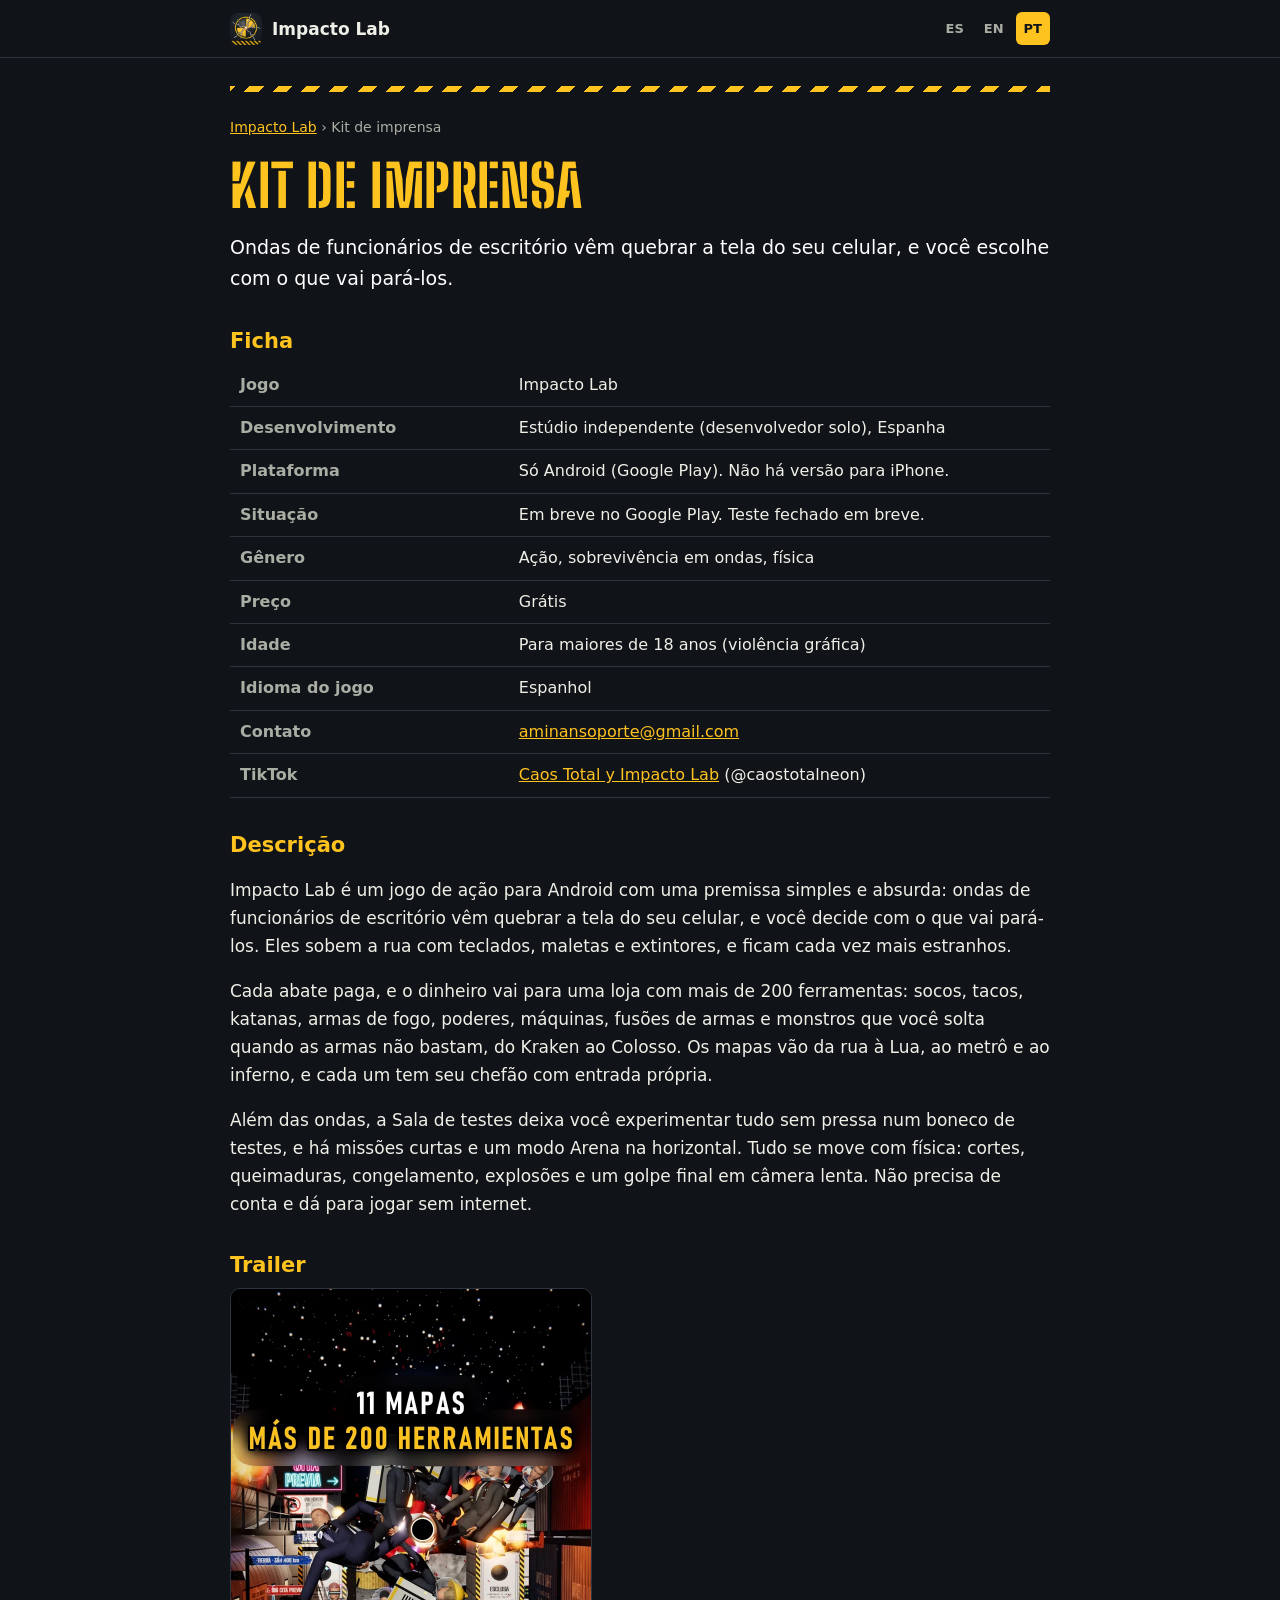
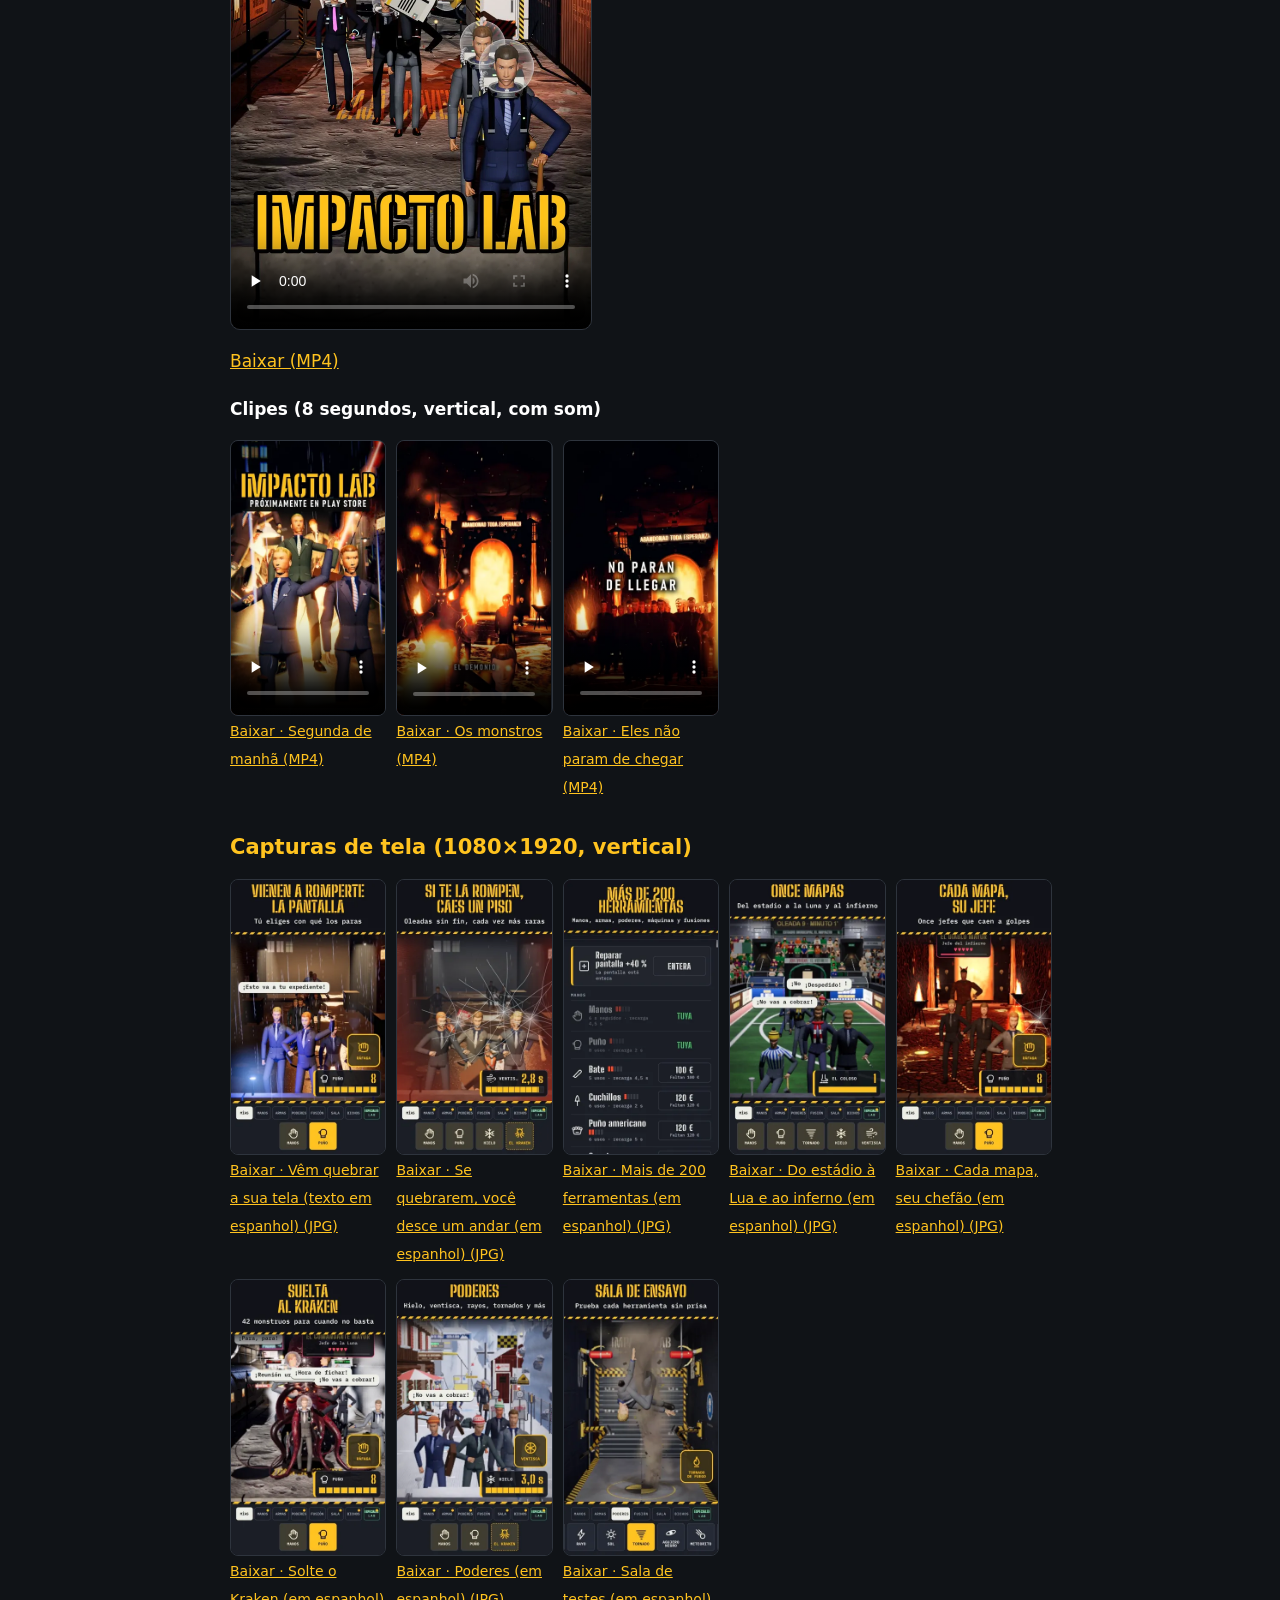
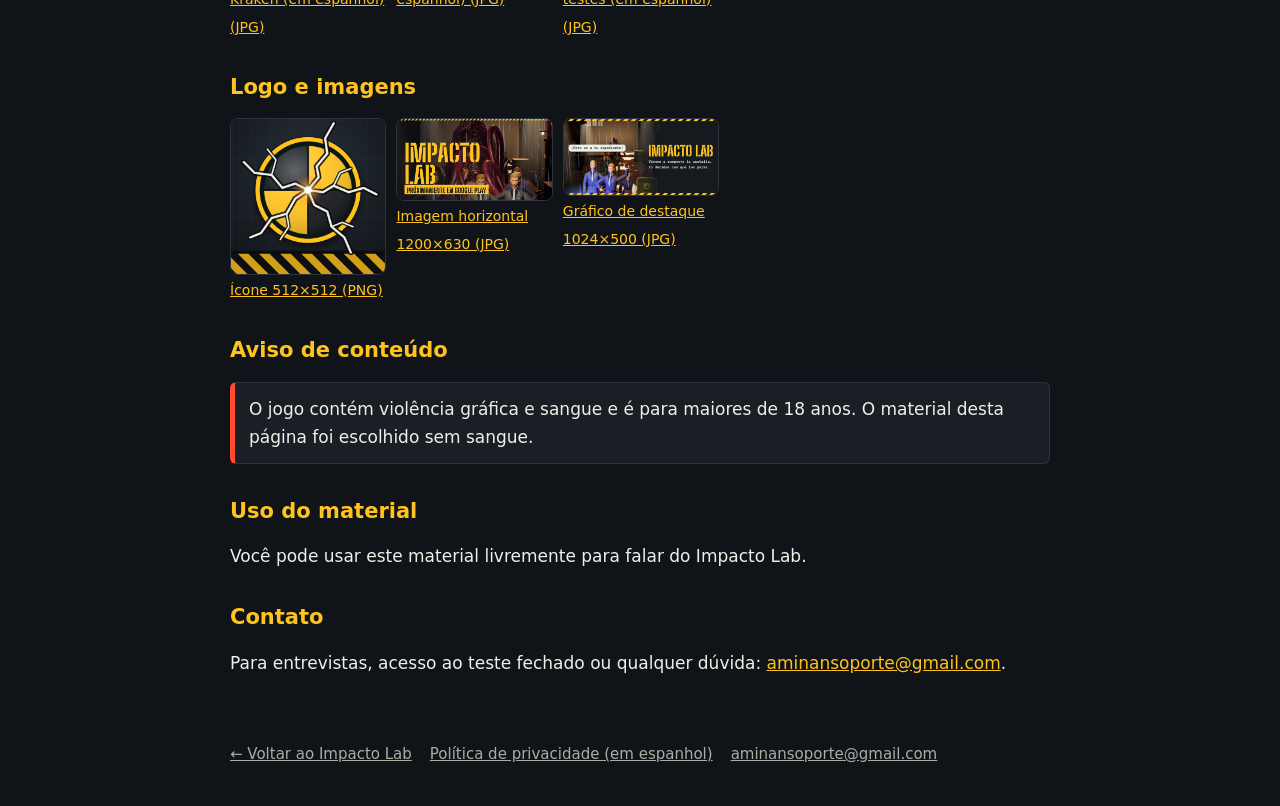
<file: pt/presskit/index.html>
<!doctype html>
<html lang="pt-BR" translate="no" class="notranslate">
<head>
<meta charset="utf-8">
<meta name="google" content="notranslate">
<meta name="viewport" content="width=device-width, initial-scale=1">
<title>Kit de imprensa do Impacto Lab</title>
<meta name="description" content="Kit de imprensa do Impacto Lab, jogo de ação para Android: descrição, ficha, logo, capturas de tela, clipes e contato.">
<meta name="robots" content="index, follow, max-image-preview:large">
<link rel="canonical" href="https://aminacomunicaciones-a11y.github.io/impacto-lab/pt/presskit/">
<link rel="alternate" hreflang="es" href="https://aminacomunicaciones-a11y.github.io/impacto-lab/presskit/">
<link rel="alternate" hreflang="en" href="https://aminacomunicaciones-a11y.github.io/impacto-lab/en/presskit/">
<link rel="alternate" hreflang="pt-BR" href="https://aminacomunicaciones-a11y.github.io/impacto-lab/pt/presskit/">
<link rel="alternate" hreflang="x-default" href="https://aminacomunicaciones-a11y.github.io/impacto-lab/en/presskit/">
<meta name="theme-color" content="#101317">
<meta name="author" content="Aminan">
<link rel="icon" href="../../favicon.ico" sizes="16x16 32x32 48x48">
<link rel="icon" type="image/png" href="../../img/icon/icon-32.png" sizes="32x32">
<link rel="apple-touch-icon" href="../../img/icon/apple-touch-icon.png">
<link rel="manifest" href="../../site.webmanifest">
<meta property="og:type" content="website">
<meta property="og:site_name" content="Impacto Lab">
<meta property="og:locale" content="pt_BR">
<meta property="og:locale:alternate" content="es_ES">
<meta property="og:locale:alternate" content="en_US">
<meta property="og:url" content="https://aminacomunicaciones-a11y.github.io/impacto-lab/pt/presskit/">
<meta property="og:title" content="Kit de imprensa do Impacto Lab">
<meta property="og:description" content="Kit de imprensa do Impacto Lab, jogo de ação para Android: descrição, ficha, logo, capturas de tela, clipes e contato.">
<meta property="og:image" content="https://aminacomunicaciones-a11y.github.io/impacto-lab/img/og.jpg">
<meta property="og:image:width" content="1200">
<meta property="og:image:height" content="630">
<meta property="og:image:alt" content="Impacto Lab">
<meta name="twitter:card" content="summary_large_image">
<meta name="twitter:title" content="Kit de imprensa do Impacto Lab">
<meta name="twitter:description" content="Kit de imprensa do Impacto Lab, jogo de ação para Android: descrição, ficha, logo, capturas de tela, clipes e contato.">
<meta name="twitter:image" content="https://aminacomunicaciones-a11y.github.io/impacto-lab/img/og.jpg">
<meta name="twitter:image:alt" content="Impacto Lab">
<link rel="preload" href="../../fonts/bsd-800.woff2" as="font" type="font/woff2" crossorigin>
<style>
@font-face{font-family:"BSD";font-weight:800;font-display:swap;src:url(../../fonts/bsd-800.woff2) format("woff2")}
:root{color-scheme:dark}
body{margin:0;background:#101317;color:#eef0e8;font:17px/1.65 system-ui,-apple-system,"Segoe UI",Roboto,sans-serif}
a{color:#ffc31f}
.top{border-bottom:1px solid #2e343d}
.top div{max-width:820px;margin:0 auto;padding:12px 16px;display:flex;align-items:center;gap:10px;justify-content:space-between}
.top a.home{display:flex;align-items:center;gap:10px;color:#eef0e8;text-decoration:none;font-weight:800}
.top img{width:32px;height:32px;border-radius:7px}
.top nav{display:flex;gap:4px;font-size:13px;font-weight:700}
.top nav a{color:#a9aea4;text-decoration:none;padding:6px 8px;border-radius:6px}
.top nav a[aria-current]{color:#101317;background:#ffc31f}
main{max-width:820px;margin:0 auto;padding:28px 16px 48px}
main::before{content:"";display:block;height:6px;margin-bottom:24px;background:repeating-linear-gradient(-45deg,#ffc31f 0 10px,#101317 10px 20px)}
h1{font:800 clamp(36px,9vw,58px)/.95 "BSD",Impact,"Arial Narrow",sans-serif;color:#ffc31f;letter-spacing:.01em;margin:0 0 14px;text-transform:uppercase}
h2{color:#ffc31f;font-size:21px;line-height:1.3;margin:34px 0 8px}
h3{font-size:17px;margin:20px 0 4px;color:#fff}
strong{color:#fff}ul,ol{padding-left:22px}li{margin:6px 0}
.crumbs{font-size:14px;color:#a9aea4;margin:0 0 18px}
.lead{font-size:19px;color:#fff}
.note{border:1px solid #2e343d;border-left:5px solid #ffc31f;background:#1a1f26;padding:12px 14px;border-radius:6px;margin:18px 0}
.warn{border-left-color:#ff4a2b}
.btn{display:inline-flex;align-items:center;gap:8px;background:#ffc31f;color:#101317;font-weight:800;text-decoration:none;padding:13px 18px;border-radius:8px;margin:8px 0 4px;min-height:24px}
.btn svg{width:20px;height:20px;fill:none;stroke:currentColor;stroke-width:2}
small{color:#a9aea4;font-size:14px}
table{border-collapse:collapse;width:100%;font-size:16px}
th,td{text-align:left;vertical-align:top;padding:8px 10px;border-bottom:1px solid #2e343d}
th{color:#a9aea4;font-weight:600;width:34%}
.grid{display:grid;grid-template-columns:repeat(auto-fill,minmax(150px,1fr));gap:12px;padding:0;list-style:none}
.grid li{margin:0}
.grid img,.grid video{width:100%;height:auto;display:block;border-radius:8px;border:1px solid #2e343d;background:#1a1f26}
.grid a{font-size:14px}
.hole{border:2px dashed #2e343d;border-radius:10px;padding:22px 16px;text-align:center;color:#a9aea4}
.trailer video{width:100%;max-width:360px;height:auto;display:block;border-radius:10px;border:1px solid #2e343d}
footer{max-width:820px;margin:0 auto;padding:0 16px 40px;color:#a9aea4;font-size:15px;display:flex;flex-wrap:wrap;gap:8px 18px}
footer a{color:#a9aea4}
</style>
<script type="application/ld+json">
{
 "@context": "https://schema.org",
 "@type": "WebPage",
 "name": "Kit de imprensa do Impacto Lab",
 "url": "https://aminacomunicaciones-a11y.github.io/impacto-lab/pt/presskit/",
 "inLanguage": "pt-BR",
 "description": "Kit de imprensa do Impacto Lab, jogo de ação para Android: descrição, ficha, logo, capturas de tela, clipes e contato.",
 "about": {
  "@type": "VideoGame",
  "name": "Impacto Lab",
  "url": "https://aminacomunicaciones-a11y.github.io/impacto-lab/",
  "gamePlatform": "Android",
  "operatingSystem": "Android",
  "applicationCategory": "Game"
 },
 "breadcrumb": {
  "@type": "BreadcrumbList",
  "itemListElement": [
   {
    "@type": "ListItem",
    "position": 1,
    "name": "Impacto Lab",
    "item": "https://aminacomunicaciones-a11y.github.io/impacto-lab/pt/"
   },
   {
    "@type": "ListItem",
    "position": 2,
    "name": "Kit de imprensa",
    "item": "https://aminacomunicaciones-a11y.github.io/impacto-lab/pt/presskit/"
   }
  ]
 }
}
</script>
</head>
<body>
<header class="top"><div><a class="home" href="../../pt/"><img src="../../img/icon/icon-192.png" width="32" height="32" alt="">Impacto Lab</a><nav aria-label="Idioma"><a href="../../presskit/" hreflang="es" lang="es">ES</a><a href="../../en/presskit/" hreflang="en" lang="en">EN</a><a href="../../pt/presskit/" hreflang="pt-BR" lang="pt-BR" aria-current="page">PT</a></nav></div></header>
<main>
<p class="crumbs"><a href="../../pt/">Impacto Lab</a> › Kit de imprensa</p>
<h1>Kit de imprensa</h1>
<p class="lead">Ondas de funcionários de escritório vêm quebrar a tela do seu celular, e você escolhe com o que vai pará-los.</p>
<h2>Ficha</h2>
<table><tr><th scope="row">Jogo</th><td>Impacto Lab</td></tr><tr><th scope="row">Desenvolvimento</th><td>Estúdio independente (desenvolvedor solo), Espanha</td></tr><tr><th scope="row">Plataforma</th><td>Só Android (Google Play). Não há versão para iPhone.</td></tr><tr><th scope="row">Situação</th><td>Em breve no Google Play. Teste fechado em breve.</td></tr><tr><th scope="row">Gênero</th><td>Ação, sobrevivência em ondas, física</td></tr><tr><th scope="row">Preço</th><td>Grátis</td></tr><tr><th scope="row">Idade</th><td>Para maiores de 18 anos (violência gráfica)</td></tr><tr><th scope="row">Idioma do jogo</th><td>Espanhol</td></tr><tr><th scope="row">Contato</th><td><a href="mailto:aminansoporte@gmail.com">aminansoporte@gmail.com</a></td></tr><tr><th scope="row">TikTok</th><td><a href="https://www.tiktok.com/@caostotalneon" rel="noopener">Caos Total y Impacto Lab</a> (@caostotalneon)</td></tr></table>
<h2>Descrição</h2>
<p>Impacto Lab é um jogo de ação para Android com uma premissa simples e absurda: ondas de funcionários de escritório vêm quebrar a tela do seu celular, e você decide com o que vai pará-los. Eles sobem a rua com teclados, maletas e extintores, e ficam cada vez mais estranhos.</p>
<p>Cada abate paga, e o dinheiro vai para uma loja com mais de 200 ferramentas: socos, tacos, katanas, armas de fogo, poderes, máquinas, fusões de armas e monstros que você solta quando as armas não bastam, do Kraken ao Colosso. Os mapas vão da rua à Lua, ao metrô e ao inferno, e cada um tem seu chefão com entrada própria.</p>
<p>Além das ondas, a Sala de testes deixa você experimentar tudo sem pressa num boneco de testes, e há missões curtas e um modo Arena na horizontal. Tudo se move com física: cortes, queimaduras, congelamento, explosões e um golpe final em câmera lenta. Não precisa de conta e dá para jogar sem internet.</p>
<h2>Trailer</h2>
<div class="trailer"><video controls preload="none" playsinline poster="../../presskit/media/impactolab-trailer-poster.webp" src="../../presskit/media/impactolab-trailer.mp4"></video><p><a href="../../presskit/media/impactolab-trailer.mp4" download>Baixar (MP4)</a></p></div>
<h3>Clipes (8 segundos, vertical, com som)</h3>
<ul class="grid"><li><video controls preload="none" playsinline width="720" height="1280" poster="../../presskit/media/impactolab-01-lunes-por-la-manana-poster.webp" src="../../presskit/media/impactolab-01-lunes-por-la-manana.mp4" aria-label="Segunda de manhã"></video><a href="../../presskit/media/impactolab-01-lunes-por-la-manana.mp4" download>Baixar · Segunda de manhã (MP4)</a></li><li><video controls preload="none" playsinline width="720" height="1280" poster="../../presskit/media/impactolab-02-los-monstruos-poster.webp" src="../../presskit/media/impactolab-02-los-monstruos.mp4" aria-label="Os monstros"></video><a href="../../presskit/media/impactolab-02-los-monstruos.mp4" download>Baixar · Os monstros (MP4)</a></li><li><video controls preload="none" playsinline width="720" height="1280" poster="../../presskit/media/impactolab-03-oleada-45-poster.webp" src="../../presskit/media/impactolab-03-oleada-45.mp4" aria-label="Eles não param de chegar"></video><a href="../../presskit/media/impactolab-03-oleada-45.mp4" download>Baixar · Eles não param de chegar (MP4)</a></li></ul>
<h2>Capturas de tela (1080×1920, vertical)</h2>
<ul class="grid"><li><a href="../../presskit/media/es/impactolab-01-vienen-a-romperte-la-pantalla.jpg"><img src="../../presskit/media/es/impactolab-01-vienen-a-romperte-la-pantalla-360.webp" width="360" height="640" loading="lazy" decoding="async" alt="Vêm quebrar a sua tela (texto em espanhol)"></a><a href="../../presskit/media/es/impactolab-01-vienen-a-romperte-la-pantalla.jpg" download>Baixar · Vêm quebrar a sua tela (texto em espanhol) (JPG)</a></li><li><a href="../../presskit/media/es/impactolab-02-si-la-rompen-caes-un-piso.jpg"><img src="../../presskit/media/es/impactolab-02-si-la-rompen-caes-un-piso-360.webp" width="360" height="640" loading="lazy" decoding="async" alt="Se quebrarem, você desce um andar (em espanhol)"></a><a href="../../presskit/media/es/impactolab-02-si-la-rompen-caes-un-piso.jpg" download>Baixar · Se quebrarem, você desce um andar (em espanhol) (JPG)</a></li><li><a href="../../presskit/media/es/impactolab-03-mas-de-200-herramientas.jpg"><img src="../../presskit/media/es/impactolab-03-mas-de-200-herramientas-360.webp" width="360" height="640" loading="lazy" decoding="async" alt="Mais de 200 ferramentas (em espanhol)"></a><a href="../../presskit/media/es/impactolab-03-mas-de-200-herramientas.jpg" download>Baixar · Mais de 200 ferramentas (em espanhol) (JPG)</a></li><li><a href="../../presskit/media/es/impactolab-04-once-mapas.jpg"><img src="../../presskit/media/es/impactolab-04-once-mapas-360.webp" width="360" height="640" loading="lazy" decoding="async" alt="Do estádio à Lua e ao inferno (em espanhol)"></a><a href="../../presskit/media/es/impactolab-04-once-mapas.jpg" download>Baixar · Do estádio à Lua e ao inferno (em espanhol) (JPG)</a></li><li><a href="../../presskit/media/es/impactolab-05-cada-mapa-su-jefe.jpg"><img src="../../presskit/media/es/impactolab-05-cada-mapa-su-jefe-360.webp" width="360" height="640" loading="lazy" decoding="async" alt="Cada mapa, seu chefão (em espanhol)"></a><a href="../../presskit/media/es/impactolab-05-cada-mapa-su-jefe.jpg" download>Baixar · Cada mapa, seu chefão (em espanhol) (JPG)</a></li><li><a href="../../presskit/media/es/impactolab-06-suelta-al-kraken.jpg"><img src="../../presskit/media/es/impactolab-06-suelta-al-kraken-360.webp" width="360" height="640" loading="lazy" decoding="async" alt="Solte o Kraken (em espanhol)"></a><a href="../../presskit/media/es/impactolab-06-suelta-al-kraken.jpg" download>Baixar · Solte o Kraken (em espanhol) (JPG)</a></li><li><a href="../../presskit/media/es/impactolab-07-poderes.jpg"><img src="../../presskit/media/es/impactolab-07-poderes-360.webp" width="360" height="640" loading="lazy" decoding="async" alt="Poderes (em espanhol)"></a><a href="../../presskit/media/es/impactolab-07-poderes.jpg" download>Baixar · Poderes (em espanhol) (JPG)</a></li><li><a href="../../presskit/media/es/impactolab-08-sala-de-ensayo.jpg"><img src="../../presskit/media/es/impactolab-08-sala-de-ensayo-360.webp" width="360" height="640" loading="lazy" decoding="async" alt="Sala de testes (em espanhol)"></a><a href="../../presskit/media/es/impactolab-08-sala-de-ensayo.jpg" download>Baixar · Sala de testes (em espanhol) (JPG)</a></li></ul>
<h2>Logo e imagens</h2>
<ul class="grid"><li><a href="../../presskit/media/impactolab-icono-512.png"><img src="../../presskit/media/impactolab-icono-512.png" width="512" height="512" loading="lazy" decoding="async" alt="Ícone 512×512 (PNG)"></a><a href="../../presskit/media/impactolab-icono-512.png" download>Ícone 512×512 (PNG)</a></li><li><a href="../../presskit/media/impactolab-banner-1200x630.jpg"><img src="../../presskit/media/impactolab-banner-1200x630.jpg" width="1200" height="630" loading="lazy" decoding="async" alt="Imagem horizontal 1200×630 (JPG)"></a><a href="../../presskit/media/impactolab-banner-1200x630.jpg" download>Imagem horizontal 1200×630 (JPG)</a></li><li><a href="../../presskit/media/impactolab-destacado-1024x500.jpg"><img src="../../presskit/media/impactolab-destacado-1024x500.jpg" width="1024" height="500" loading="lazy" decoding="async" alt="Gráfico de destaque 1024×500 (JPG)"></a><a href="../../presskit/media/impactolab-destacado-1024x500.jpg" download>Gráfico de destaque 1024×500 (JPG)</a></li></ul>
<h2>Aviso de conteúdo</h2>
<p class="note warn">O jogo contém violência gráfica e sangue e é para maiores de 18 anos. O material desta página foi escolhido sem sangue.</p>
<h2>Uso do material</h2>
<p>Você pode usar este material livremente para falar do Impacto Lab.</p>
<h2>Contato</h2>
<p>Para entrevistas, acesso ao teste fechado ou qualquer dúvida: <a href="mailto:aminansoporte@gmail.com">aminansoporte@gmail.com</a>.</p>
</main>
<footer><a href="../../pt/">← Voltar ao Impacto Lab</a><a href="../../privacidad/">Política de privacidade (em espanhol)</a><a href="mailto:aminansoporte@gmail.com">aminansoporte@gmail.com</a></footer>
</body>
</html>
</file>
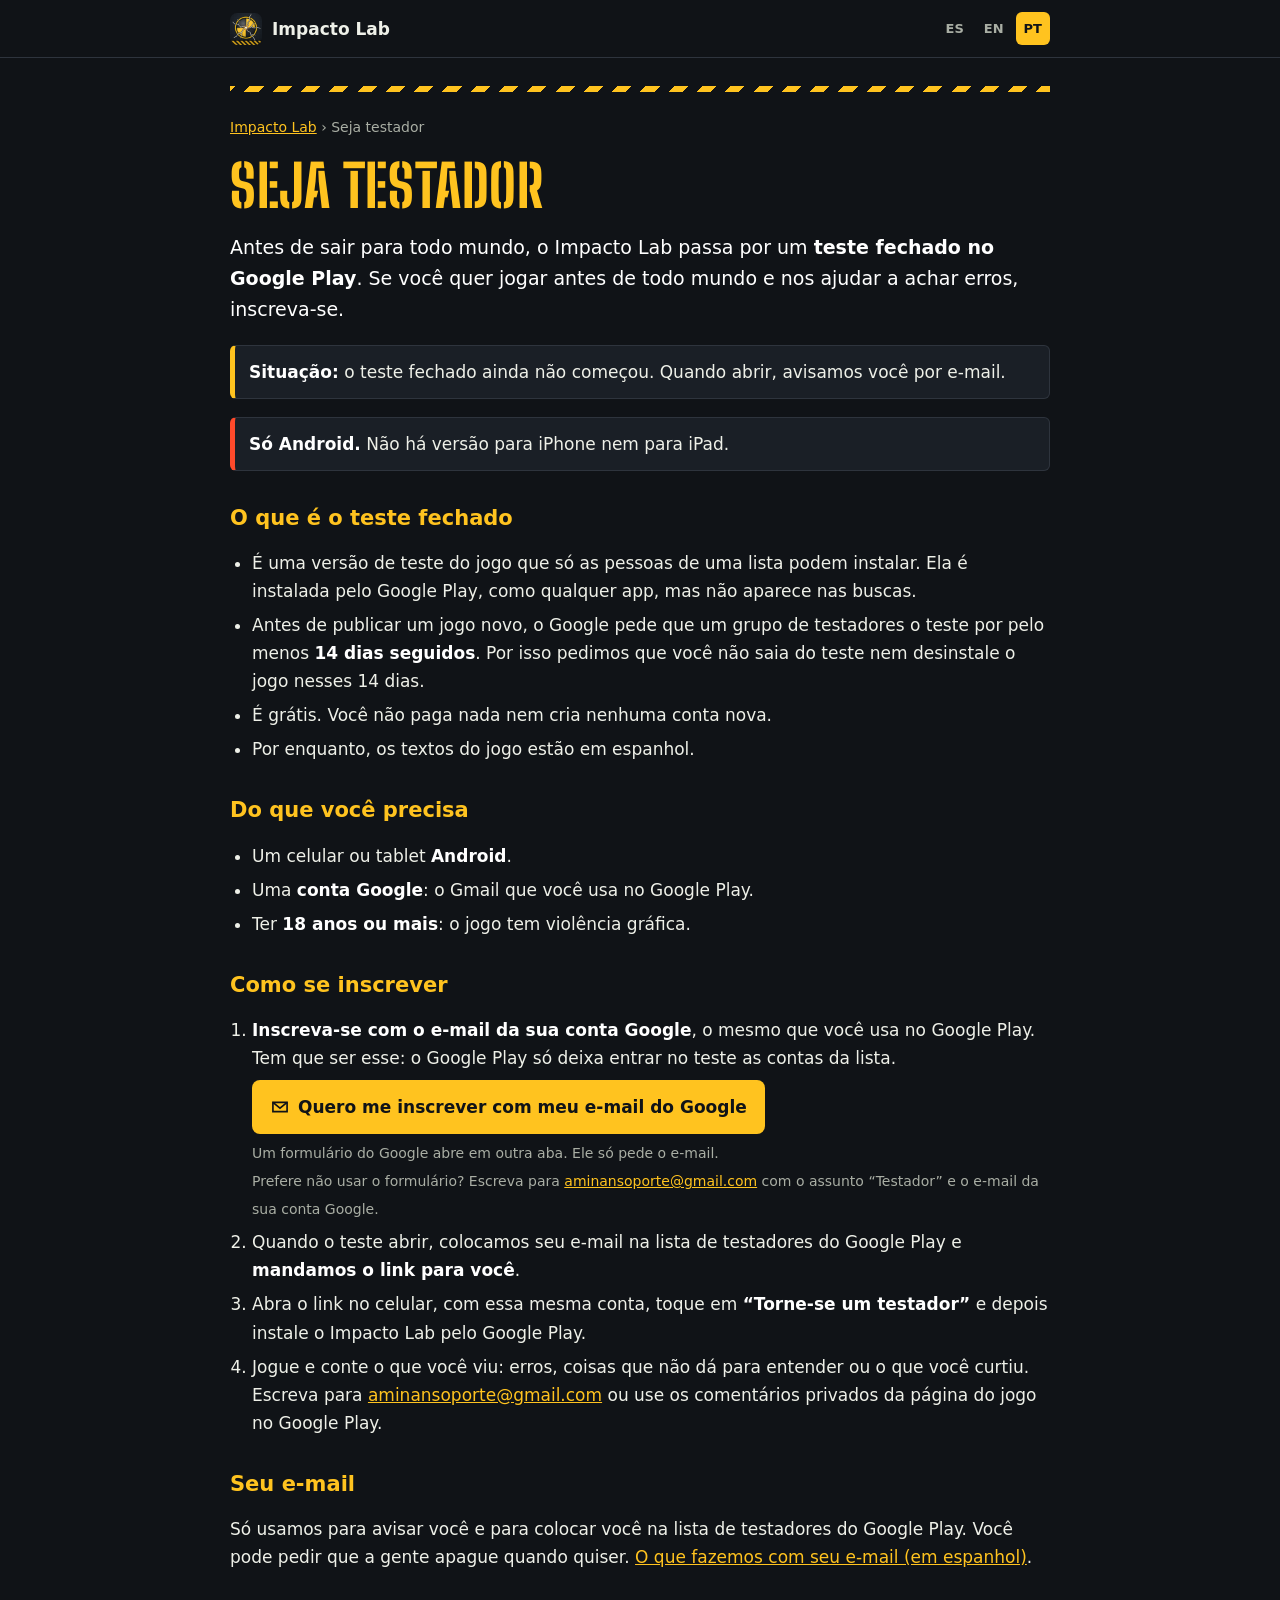
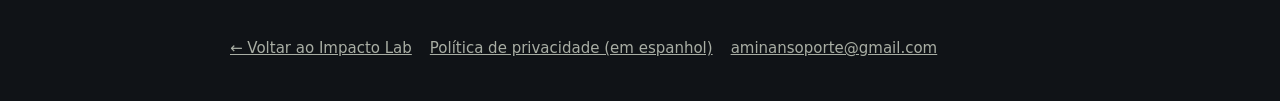
<file: pt/tester/index.html>
<!doctype html>
<html lang="pt-BR" translate="no" class="notranslate">
<head>
<meta charset="utf-8">
<meta name="google" content="notranslate">
<meta name="viewport" content="width=device-width, initial-scale=1">
<title>Seja testador do Impacto Lab · teste fechado no Google Play</title>
<meta name="description" content="Jogue Impacto Lab antes de todo mundo: como entrar no teste fechado do Google Play com o e-mail da sua conta Google. Só Android.">
<meta name="robots" content="index, follow, max-image-preview:large">
<link rel="canonical" href="https://aminacomunicaciones-a11y.github.io/impacto-lab/pt/tester/">
<link rel="alternate" hreflang="es" href="https://aminacomunicaciones-a11y.github.io/impacto-lab/tester/">
<link rel="alternate" hreflang="en" href="https://aminacomunicaciones-a11y.github.io/impacto-lab/en/tester/">
<link rel="alternate" hreflang="pt-BR" href="https://aminacomunicaciones-a11y.github.io/impacto-lab/pt/tester/">
<link rel="alternate" hreflang="x-default" href="https://aminacomunicaciones-a11y.github.io/impacto-lab/en/tester/">
<meta name="theme-color" content="#101317">
<meta name="author" content="Aminan">
<link rel="icon" href="../../favicon.ico" sizes="16x16 32x32 48x48">
<link rel="icon" type="image/png" href="../../img/icon/icon-32.png" sizes="32x32">
<link rel="apple-touch-icon" href="../../img/icon/apple-touch-icon.png">
<link rel="manifest" href="../../site.webmanifest">
<meta property="og:type" content="website">
<meta property="og:site_name" content="Impacto Lab">
<meta property="og:locale" content="pt_BR">
<meta property="og:locale:alternate" content="es_ES">
<meta property="og:locale:alternate" content="en_US">
<meta property="og:url" content="https://aminacomunicaciones-a11y.github.io/impacto-lab/pt/tester/">
<meta property="og:title" content="Seja testador do Impacto Lab · teste fechado no Google Play">
<meta property="og:description" content="Jogue Impacto Lab antes de todo mundo: como entrar no teste fechado do Google Play com o e-mail da sua conta Google. Só Android.">
<meta property="og:image" content="https://aminacomunicaciones-a11y.github.io/impacto-lab/img/og.jpg">
<meta property="og:image:width" content="1200">
<meta property="og:image:height" content="630">
<meta property="og:image:alt" content="Impacto Lab">
<meta name="twitter:card" content="summary_large_image">
<meta name="twitter:title" content="Seja testador do Impacto Lab · teste fechado no Google Play">
<meta name="twitter:description" content="Jogue Impacto Lab antes de todo mundo: como entrar no teste fechado do Google Play com o e-mail da sua conta Google. Só Android.">
<meta name="twitter:image" content="https://aminacomunicaciones-a11y.github.io/impacto-lab/img/og.jpg">
<meta name="twitter:image:alt" content="Impacto Lab">
<link rel="preload" href="../../fonts/bsd-800.woff2" as="font" type="font/woff2" crossorigin>
<style>
@font-face{font-family:"BSD";font-weight:800;font-display:swap;src:url(../../fonts/bsd-800.woff2) format("woff2")}
:root{color-scheme:dark}
body{margin:0;background:#101317;color:#eef0e8;font:17px/1.65 system-ui,-apple-system,"Segoe UI",Roboto,sans-serif}
a{color:#ffc31f}
.top{border-bottom:1px solid #2e343d}
.top div{max-width:820px;margin:0 auto;padding:12px 16px;display:flex;align-items:center;gap:10px;justify-content:space-between}
.top a.home{display:flex;align-items:center;gap:10px;color:#eef0e8;text-decoration:none;font-weight:800}
.top img{width:32px;height:32px;border-radius:7px}
.top nav{display:flex;gap:4px;font-size:13px;font-weight:700}
.top nav a{color:#a9aea4;text-decoration:none;padding:6px 8px;border-radius:6px}
.top nav a[aria-current]{color:#101317;background:#ffc31f}
main{max-width:820px;margin:0 auto;padding:28px 16px 48px}
main::before{content:"";display:block;height:6px;margin-bottom:24px;background:repeating-linear-gradient(-45deg,#ffc31f 0 10px,#101317 10px 20px)}
h1{font:800 clamp(36px,9vw,58px)/.95 "BSD",Impact,"Arial Narrow",sans-serif;color:#ffc31f;letter-spacing:.01em;margin:0 0 14px;text-transform:uppercase}
h2{color:#ffc31f;font-size:21px;line-height:1.3;margin:34px 0 8px}
h3{font-size:17px;margin:20px 0 4px;color:#fff}
strong{color:#fff}ul,ol{padding-left:22px}li{margin:6px 0}
.crumbs{font-size:14px;color:#a9aea4;margin:0 0 18px}
.lead{font-size:19px;color:#fff}
.note{border:1px solid #2e343d;border-left:5px solid #ffc31f;background:#1a1f26;padding:12px 14px;border-radius:6px;margin:18px 0}
.warn{border-left-color:#ff4a2b}
.btn{display:inline-flex;align-items:center;gap:8px;background:#ffc31f;color:#101317;font-weight:800;text-decoration:none;padding:13px 18px;border-radius:8px;margin:8px 0 4px;min-height:24px}
.btn svg{width:20px;height:20px;fill:none;stroke:currentColor;stroke-width:2}
small{color:#a9aea4;font-size:14px}
table{border-collapse:collapse;width:100%;font-size:16px}
th,td{text-align:left;vertical-align:top;padding:8px 10px;border-bottom:1px solid #2e343d}
th{color:#a9aea4;font-weight:600;width:34%}
.grid{display:grid;grid-template-columns:repeat(auto-fill,minmax(150px,1fr));gap:12px;padding:0;list-style:none}
.grid li{margin:0}
.grid img,.grid video{width:100%;height:auto;display:block;border-radius:8px;border:1px solid #2e343d;background:#1a1f26}
.grid a{font-size:14px}
.hole{border:2px dashed #2e343d;border-radius:10px;padding:22px 16px;text-align:center;color:#a9aea4}
.trailer video{width:100%;max-width:360px;height:auto;display:block;border-radius:10px;border:1px solid #2e343d}
footer{max-width:820px;margin:0 auto;padding:0 16px 40px;color:#a9aea4;font-size:15px;display:flex;flex-wrap:wrap;gap:8px 18px}
footer a{color:#a9aea4}
</style>
<script type="application/ld+json">
{
 "@context": "https://schema.org",
 "@type": "WebPage",
 "name": "Seja testador do Impacto Lab · teste fechado no Google Play",
 "url": "https://aminacomunicaciones-a11y.github.io/impacto-lab/pt/tester/",
 "inLanguage": "pt-BR",
 "description": "Jogue Impacto Lab antes de todo mundo: como entrar no teste fechado do Google Play com o e-mail da sua conta Google. Só Android.",
 "about": {
  "@type": "VideoGame",
  "name": "Impacto Lab",
  "url": "https://aminacomunicaciones-a11y.github.io/impacto-lab/",
  "gamePlatform": "Android",
  "operatingSystem": "Android",
  "applicationCategory": "Game"
 },
 "breadcrumb": {
  "@type": "BreadcrumbList",
  "itemListElement": [
   {
    "@type": "ListItem",
    "position": 1,
    "name": "Impacto Lab",
    "item": "https://aminacomunicaciones-a11y.github.io/impacto-lab/pt/"
   },
   {
    "@type": "ListItem",
    "position": 2,
    "name": "Seja testador",
    "item": "https://aminacomunicaciones-a11y.github.io/impacto-lab/pt/tester/"
   }
  ]
 }
}
</script>
</head>
<body>
<header class="top"><div><a class="home" href="../../pt/"><img src="../../img/icon/icon-192.png" width="32" height="32" alt="">Impacto Lab</a><nav aria-label="Idioma"><a href="../../tester/" hreflang="es" lang="es">ES</a><a href="../../en/tester/" hreflang="en" lang="en">EN</a><a href="../../pt/tester/" hreflang="pt-BR" lang="pt-BR" aria-current="page">PT</a></nav></div></header>
<main>
<p class="crumbs"><a href="../../pt/">Impacto Lab</a> › Seja testador</p>
<h1>Seja testador</h1>
<p class="lead">Antes de sair para todo mundo, o Impacto Lab passa por um <strong>teste fechado no Google Play</strong>. Se você quer jogar antes de todo mundo e nos ajudar a achar erros, inscreva-se.</p>
<p class="note"><strong>Situação:</strong> o teste fechado ainda não começou. Quando abrir, avisamos você por e-mail.</p>
<p class="note warn"><strong>Só Android.</strong> Não há versão para iPhone nem para iPad.</p>
<h2>O que é o teste fechado</h2>
<ul>
<li>É uma versão de teste do jogo que só as pessoas de uma lista podem instalar. Ela é instalada pelo Google Play, como qualquer app, mas não aparece nas buscas.</li>
<li>Antes de publicar um jogo novo, o Google pede que um grupo de testadores o teste por pelo menos <strong>14 dias seguidos</strong>. Por isso pedimos que você não saia do teste nem desinstale o jogo nesses 14 dias.</li>
<li>É grátis. Você não paga nada nem cria nenhuma conta nova.</li>
<li>Por enquanto, os textos do jogo estão em espanhol.</li>
</ul>
<h2>Do que você precisa</h2>
<ul>
<li>Um celular ou tablet <strong>Android</strong>.</li>
<li>Uma <strong>conta Google</strong>: o Gmail que você usa no Google Play.</li>
<li>Ter <strong>18 anos ou mais</strong>: o jogo tem violência gráfica.</li>
</ul>
<h2>Como se inscrever</h2>
<ol>
<li><strong>Inscreva-se com o e-mail da sua conta Google</strong>, o mesmo que você usa no Google Play. Tem que ser esse: o Google Play só deixa entrar no teste as contas da lista.<br>
<a class="btn" href="https://docs.google.com/forms/d/e/1FAIpQLScx5J0gGKwieJu1Zlz-U1rWDh0MRHntC55wTquu_sES_H1DrA/viewform" target="_blank" rel="noopener"><svg viewBox="0 0 24 24" aria-hidden="true"><path d="M3.5 6.5h17v11h-17z"/><path d="M3.5 6.5l8.5 7 8.5-7"/></svg>Quero me inscrever com meu e-mail do Google</a><br>
<small>Um formulário do Google abre em outra aba. Ele só pede o e-mail.</small><br>
<small>Prefere não usar o formulário? Escreva para <a href="mailto:aminansoporte@gmail.com?subject=Tester%20Impacto%20Lab">aminansoporte@gmail.com</a> com o assunto “Testador” e o e-mail da sua conta Google.</small></li>
<li>Quando o teste abrir, colocamos seu e-mail na lista de testadores do Google Play e <strong>mandamos o link para você</strong>.</li>
<li>Abra o link no celular, com essa mesma conta, toque em <strong>“Torne-se um testador”</strong> e depois instale o Impacto Lab pelo Google Play.</li>
<li>Jogue e conte o que você viu: erros, coisas que não dá para entender ou o que você curtiu. Escreva para <a href="mailto:aminansoporte@gmail.com">aminansoporte@gmail.com</a> ou use os comentários privados da página do jogo no Google Play.</li>
</ol>
<h2>Seu e-mail</h2>
<p>Só usamos para avisar você e para colocar você na lista de testadores do Google Play. Você pode pedir que a gente apague quando quiser. <a href="../../privacidad/#tester">O que fazemos com seu e-mail (em espanhol)</a>.</p>
</main>
<footer><a href="../../pt/">← Voltar ao Impacto Lab</a><a href="../../privacidad/">Política de privacidade (em espanhol)</a><a href="mailto:aminansoporte@gmail.com">aminansoporte@gmail.com</a></footer>
</body>
</html>
</file>
<file: css/style.css>
/* Impacto Lab · web oficial. Dirección de arte sacada del propio juego:
   sala de ensayo, asfalto, amarillo de seguridad, rótulos de instrumento. */
@font-face{font-family:"Big Shoulders Stencil Display";font-style:normal;font-weight:800;font-display:swap;src:url(../fonts/bsd-800.woff2) format("woff2")}
@font-face{font-family:"IBM Plex Mono";font-style:normal;font-weight:500;font-display:swap;src:url(../fonts/plex-500.woff2) format("woff2")}
@font-face{font-family:"IBM Plex Mono";font-style:normal;font-weight:600;font-display:swap;src:url(../fonts/plex-600.woff2) format("woff2")}

:root{
  color-scheme:dark;
  --asphalt:#101317;
  --bay:#1a1f26;
  --plate:#242b34;
  --rule:#3b4551;
  --paper:#eef0e8;
  --mute:#9aa5b1;
  --safety:#ffc31f;
  --signal:#ff4a2b;
  --arena:#7fe3ff;
  --ok:#4cc36b;
  --display:"Big Shoulders Stencil Display","Roboto Condensed","Arial Narrow",Impact,sans-serif;
  --mono:"IBM Plex Mono",ui-monospace,"SFMono-Regular",Menlo,Consolas,monospace;
  --gutter:16px;
  --max:1180px;
  --hazard:repeating-linear-gradient(-45deg,var(--safety) 0 9px,var(--asphalt) 9px 18px);
  --hazard-arena:repeating-linear-gradient(-45deg,var(--arena) 0 9px,var(--asphalt) 9px 18px);
  --ease:cubic-bezier(.2,.8,.2,1);
}
html{box-sizing:border-box;scroll-behavior:smooth;-webkit-text-size-adjust:100%;overflow-x:hidden}
*,*::before,*::after{box-sizing:inherit}
body{margin:0;background:var(--asphalt);color:var(--paper);font:500 15px/1.55 var(--mono);overflow-x:hidden;-webkit-tap-highlight-color:transparent}
img,video,svg{display:block;max-width:100%}
a{color:var(--safety)}
button{font:inherit;color:inherit;cursor:pointer;touch-action:manipulation;background:none;border:0;padding:0}
button:focus-visible,a:focus-visible{outline:2px solid var(--safety);outline-offset:3px}
h1,h2,h3{font-family:var(--display);font-weight:800;letter-spacing:.01em;line-height:.9;margin:0;text-transform:uppercase}
p{margin:0}
.wrap{width:min(100% - var(--gutter)*2,var(--max));margin-inline:auto}
.sr{position:absolute;width:1px;height:1px;overflow:hidden;clip-path:inset(50%);white-space:nowrap}

/* ---------- arranque: la sala se enciende ---------- */
html:not(.js) #boot{display:none}
@keyframes bootgone{to{visibility:hidden;opacity:0;pointer-events:none}}
#boot{animation:bootgone 0s 4s forwards;position:fixed;inset:0;top:0;left:0;right:0;bottom:0;z-index:60;background:var(--asphalt);display:grid;place-content:center;gap:12px;text-align:center;padding:0 24px;
  transition:clip-path .7s var(--ease),visibility 0s .7s}
#boot b{font:800 clamp(46px,12vw,92px)/.9 var(--display);color:var(--safety);letter-spacing:.02em}
#boot span{font:500 12px/1.4 var(--mono);color:var(--mute);min-height:1.4em}
#boot .bar{width:min(62vw,300px);height:8px;margin:6px auto 0;background:rgba(255,255,255,.07);outline:1px solid var(--rule);position:relative;overflow:hidden}
#boot .bar i{position:absolute;inset:0;transform-origin:0 50%;transform:scaleX(0);background:var(--safety);transition:transform .8s var(--ease)}
#boot .bar::after{content:"";position:absolute;inset:0;background:repeating-linear-gradient(90deg,transparent 0 calc(5% - 2px),var(--asphalt) calc(5% - 2px) 5%)}
#boot.run .bar i{transform:none}
#boot.off{clip-path:inset(0 0 100% 0);visibility:hidden}
#boot .skip{position:absolute;right:16px;bottom:18px;font:600 10px/1 var(--mono);letter-spacing:.14em;text-transform:uppercase;color:var(--mute);padding:10px}
html.no-boot #boot{display:none}

/* ---------- instrumentos arriba ---------- */
#hud{position:fixed;left:0;right:0;top:0;z-index:40;padding:10px var(--gutter) 14px;display:grid;grid-template-columns:1fr auto;gap:7px 10px;align-items:end;
  pointer-events:none;background:linear-gradient(rgba(8,10,12,.82),rgba(8,10,12,0));transition:transform .5s var(--ease)}
html.js #hud{transform:translateY(-110%)}
#hud.on{transform:none}
.readouts{display:flex;gap:16px;min-width:0}
.ro{display:flex;flex-direction:column;gap:2px;min-width:0}
.ro-l{font:600 9.5px/1 var(--mono);letter-spacing:.14em;color:var(--mute);text-transform:uppercase}
.ro-v{font:800 26px/.9 var(--display);letter-spacing:.02em;font-variant-numeric:tabular-nums;white-space:nowrap}
.ro-v small{font:600 10px/1 var(--mono);color:var(--safety);margin-left:3px}
.hud-btns{display:flex;gap:6px;pointer-events:auto}
.hb{height:38px;min-width:38px;padding:0 10px;border-radius:6px;border:1px solid var(--rule);background:rgba(26,31,38,.88);color:var(--paper);display:flex;align-items:center;gap:7px;
  font:600 10px/1 var(--mono);letter-spacing:.1em;text-transform:uppercase}
.hb svg{width:18px;height:18px;fill:none;stroke:currentColor;stroke-width:1.9;stroke-linecap:round;stroke-linejoin:round}
.hb[aria-pressed="true"]{background:var(--safety);color:var(--asphalt);border-color:var(--safety)}
.integ{grid-column:1/-1;display:flex;align-items:center;gap:9px}
.integ-l{font:600 9.5px/1 var(--mono);letter-spacing:.14em;color:var(--mute);text-transform:uppercase}
.integ-bar{flex:1;height:9px;position:relative;background:rgba(255,255,255,.07);outline:1px solid var(--rule);overflow:hidden}
.integ-bar i{position:absolute;inset:0;transform-origin:0 50%;background:var(--safety);transform:scaleX(1)}
.integ-bar::after{content:"";position:absolute;inset:0;background:repeating-linear-gradient(90deg,transparent 0 calc(5% - 2px),var(--asphalt) calc(5% - 2px) 5%)}
.integ.low .integ-bar i{background:var(--signal)}
#integPct{font:800 18px/1 var(--display);min-width:44px;text-align:right;font-variant-numeric:tabular-nums}
.integ.low #integPct{color:var(--signal)}

/* ---------- bastidor abajo: las categorías son el índice ---------- */
#dock{position:fixed;left:0;right:0;bottom:0;z-index:40;background:rgba(26,31,38,.96);backdrop-filter:blur(6px);
  border-top:5px solid transparent;border-image:var(--hazard) 5;transition:transform .5s var(--ease);
  padding-bottom:env(safe-area-inset-bottom,0);-webkit-backdrop-filter:blur(6px)}
html.js #dock{transform:translateY(110%)}
#dock.on{transform:none}
#dock nav{display:flex;gap:5px;padding:8px var(--gutter);overflow-x:auto;scrollbar-width:none;justify-content:safe center}
#dock nav::-webkit-scrollbar{display:none}
.cat{flex:0 0 auto;height:30px;padding:0 11px;border:1px solid var(--rule);border-radius:5px;color:var(--mute);text-decoration:none;display:grid;place-items:center;
  font:600 10px/1 var(--mono);letter-spacing:.09em;text-transform:uppercase;white-space:nowrap}
.cat.on,.cat:hover{background:var(--paper);border-color:var(--paper);color:var(--asphalt)}
.cat.arena.on,.cat.arena:hover{background:var(--arena);border-color:var(--arena)}

/* ---------- vídeo base ---------- */
.vid{position:relative;background:#000;overflow:hidden}
.vid video{width:100%;height:100%;object-fit:cover}
.vid img{position:absolute;inset:0;width:100%;height:100%;object-fit:cover}
.vid video.ready~img{opacity:0;transition:opacity .6s}
.vid .play{position:absolute;inset:0;display:grid;place-items:center;color:var(--paper);background:rgba(8,10,12,.25)}
.vid .play b{display:grid;place-items:center;width:64px;height:64px;border-radius:50%;background:var(--safety);color:var(--asphalt);box-shadow:0 10px 30px rgba(0,0,0,.5)}
.vid .play b svg{width:26px;height:26px;fill:currentColor;margin-left:3px}
.vid .play span{position:absolute;left:0;right:0;bottom:12px;text-align:center;font:600 10px/1 var(--mono);letter-spacing:.14em;text-transform:uppercase}
.vid.grain::before{content:"";position:absolute;inset:0;z-index:1;pointer-events:none;background:
  repeating-linear-gradient(0deg,rgba(0,0,0,.09) 0 1px,transparent 1px 3px)}

/* ---------- portada ---------- */
#hero{position:relative;min-height:100vh;min-height:100svh;display:grid;align-items:end;isolation:isolate;overflow:hidden;background:#000}
#hero .vid{position:absolute;inset:0;z-index:-1}
html.js #hero .vid video,html.js #hero .vid img{opacity:0;transform:scale(1.08);transition:opacity .9s ease,transform 2.4s var(--ease)}
body.go #hero .vid video,body.go #hero .vid img{opacity:1;transform:none}
#hero .vid video.ready~img{opacity:0}
#hero::after{content:"";position:absolute;inset:0;z-index:-1;pointer-events:none;background:
  linear-gradient(rgba(16,19,23,.55),rgba(16,19,23,0) 28%,rgba(16,19,23,.1) 50%,rgba(16,19,23,.92) 86%,var(--asphalt))}
#flash{position:fixed;inset:0;z-index:50;background:var(--paper);opacity:0;pointer-events:none}
.hero-in{padding:0 0 96px;display:grid;gap:14px}
.kicker{display:flex;align-items:center;gap:10px;font:600 10.5px/1.3 var(--mono);letter-spacing:.16em;text-transform:uppercase;color:var(--safety)}
.kicker::before{content:"";width:5px;height:1.5em;background:var(--safety);flex:0 0 auto}
.kicker.arena{color:var(--arena)}.kicker.arena::before{background:var(--arena)}
.kicker.mute{color:var(--mute)}.kicker.mute::before{background:var(--mute)}
#hero h1{font-size:clamp(66px,19vw,196px);line-height:.82;color:var(--safety);text-shadow:0 4px 0 rgba(0,0,0,.85),0 0 40px rgba(0,0,0,.6);display:flex;flex-wrap:wrap;column-gap:.14em}
#hero h1 span{display:inline-block;white-space:pre}
#hero h1 .sp{width:.04em;overflow:hidden}
#hero .lema{font:600 clamp(12px,3.3vw,16px)/1.4 var(--mono);letter-spacing:.06em;color:var(--paper);text-transform:uppercase;text-shadow:0 1px 3px #000}
#hero .lema b{color:var(--safety)}
.lead{font:500 clamp(14px,3.8vw,19px)/1.5 var(--mono);color:var(--paper);max-width:40ch;text-shadow:0 1px 4px #000;text-wrap:pretty}
.ctas{display:flex;flex-wrap:wrap;gap:10px;margin-top:6px}
.cta{display:inline-flex;align-items:center;gap:9px;min-height:50px;padding:10px 16px 8px;border-radius:8px;border:0;background:var(--safety);color:var(--asphalt);
  font:800 clamp(19px,4.6vw,24px)/1 var(--display);letter-spacing:.06em;text-transform:uppercase;text-decoration:none;box-shadow:0 4px 0 rgba(0,0,0,.45)}
.cta svg{width:20px;height:20px;fill:currentColor}
.cta.ghost{background:rgba(16,19,23,.6);color:var(--paper);border:1px solid var(--rule);box-shadow:none;-webkit-backdrop-filter:blur(4px);backdrop-filter:blur(4px)}
.cta.arena{background:var(--arena)}
.fine{font:600 10px/1.5 var(--mono);letter-spacing:.12em;text-transform:uppercase;color:var(--mute)}
.scrollhint{position:absolute;left:0;right:0;bottom:16px;display:flex;justify-content:center;gap:10px;align-items:center;font:600 9.5px/1 var(--mono);letter-spacing:.16em;color:var(--mute);text-transform:uppercase}
.scrollhint i{width:1px;height:34px;background:linear-gradient(var(--safety),transparent);animation:drop 1.6s ease-in-out infinite}
@keyframes drop{0%{transform:scaleY(0);transform-origin:top}50%{transform:scaleY(1);transform-origin:top}51%{transform-origin:bottom}100%{transform:scaleY(0);transform-origin:bottom}}

/* entrada cinematográfica de la portada */
html.js .hero-in>*{opacity:0;transform:translateY(18px)}
body.go .hero-in>*{animation:rise .7s var(--ease) forwards}
body.go .hero-in>:nth-child(1){animation-delay:.1s}
body.go .hero-in>:nth-child(2){animation:none;opacity:1;transform:none}
body.go .hero-in>:nth-child(3){animation-delay:.7s}
body.go .hero-in>:nth-child(4){animation-delay:.8s}
body.go .hero-in>:nth-child(5){animation-delay:.9s}
body.go .hero-in>:nth-child(6){animation-delay:1s}
html.js #hero h1 span{opacity:0}
body.go #hero h1 span{animation:stamp .55s var(--ease) forwards}
@keyframes stamp{0%{opacity:0;transform:scale(1.7) translateY(-14px);filter:blur(8px)}55%{opacity:1;transform:scale(.97);filter:blur(0)}100%{opacity:1;transform:none}}
@keyframes rise{to{opacity:1;transform:none}}
/* red de seguridad: pase lo que pase con las animaciones, a los 3 s todo está a la vista */
body.settled .hero-in>*,body.settled #hero h1 span{opacity:1;transform:none;animation:none}
body.settled #hero .vid video,body.settled #hero .vid img{opacity:1;transform:none}
body.settled #hero .vid video.ready~img{opacity:0}
body.shake #hero .hero-in{animation:shake .35s linear}
@keyframes shake{0%,100%{transform:none}20%{transform:translate(-4px,2px)}40%{transform:translate(3px,-3px)}60%{transform:translate(-2px,2px)}80%{transform:translate(2px,1px)}}

/* ---------- secciones ---------- */
.sec{position:relative;padding:76px 0 64px}
.sec+.sec{border-top:1px solid var(--rule)}
.sec-head{display:grid;gap:12px;margin-bottom:28px;max-width:62ch}
.sec h2{font-size:clamp(44px,11vw,104px);color:var(--paper)}
.sec h2 em{font-style:normal;color:var(--safety)}
.sec.arena h2 em{color:var(--arena)}
.sec .sub{font:500 clamp(14px,3.6vw,17px)/1.55 var(--mono);color:var(--paper);text-wrap:pretty}
.sec .note{font:500 12.5px/1.55 var(--mono);color:var(--mute);text-wrap:pretty}
.sec .note b{color:var(--paper);font-weight:600}
html.js .rv{opacity:0;transform:translateY(26px);transition:opacity .7s var(--ease),transform .9s var(--ease)}
.rv.in,html.js .rv.in{opacity:1;transform:none}
.rv.d1{transition-delay:.12s}.rv.d2{transition-delay:.24s}.rv.d3{transition-delay:.36s}
html.js .wipe{clip-path:inset(0 100% 0 0);transition:clip-path 1s var(--ease)}
.wipe.in,html.js .wipe.in{clip-path:inset(0 0 0 0)}
.chips{display:flex;flex-wrap:wrap;gap:6px}
.chip{font:600 11px/1 var(--mono);letter-spacing:.04em;padding:7px 9px;border-radius:5px;background:var(--plate);color:var(--paper);border:1px solid var(--rule)}
.chip.y{background:var(--safety);color:var(--asphalt);border-color:var(--safety)}
.chip.c{background:rgba(127,227,255,.14);color:var(--arena);border-color:rgba(127,227,255,.4)}

/* 01 · el ensayo */
.steps{display:grid;gap:14px;counter-reset:s}
.step{position:relative;display:grid;grid-template-columns:auto 1fr;gap:14px 16px;align-items:start;padding:18px 16px 18px 14px;background:var(--bay);border:1px solid var(--rule);border-left:5px solid var(--safety);border-radius:8px}
.step b{font:800 clamp(40px,10vw,72px)/.8 var(--display);color:var(--safety);min-width:1.3ch}
.step h3{font-size:clamp(26px,6.5vw,38px);color:var(--paper);margin-bottom:6px}
.step p{font:500 13.5px/1.55 var(--mono);color:var(--mute);text-wrap:pretty}
.step p strong{color:var(--paper);font-weight:600}
.variants{display:grid;gap:8px;margin-top:22px}
.vb{display:grid;gap:5px;padding:12px 12px 13px;border:1px solid var(--rule);border-radius:8px;background:var(--plate)}
.vb b{font:800 20px/1 var(--display);letter-spacing:.04em;color:var(--safety);display:flex;align-items:center;gap:8px}
.vb b svg{width:18px;height:18px;fill:none;stroke:currentColor;stroke-width:2;stroke-linecap:round;stroke-linejoin:round}
.vb span{font:500 12.5px/1.5 var(--mono);color:var(--paper)}
.facts{display:grid;grid-template-columns:repeat(3,minmax(0,1fr));gap:8px;margin-top:22px}
.fact{padding:11px 10px 10px;border:1px solid var(--rule);border-radius:8px;background:rgba(36,43,52,.55)}
.fact small{display:block;font:600 9px/1 var(--mono);letter-spacing:.14em;text-transform:uppercase;color:var(--mute);margin-bottom:6px}
.fact b{font:800 clamp(26px,7vw,40px)/.9 var(--display);color:var(--paper);display:block}
.fact i{display:block;font:500 10px/1.3 var(--mono);color:var(--mute);font-style:normal;margin-top:4px}
.plantilla{margin-top:28px}
.plantilla h3{font-size:clamp(22px,5.5vw,30px);color:var(--paper);margin-bottom:10px}
.roster{display:grid;gap:6px;grid-template-columns:repeat(auto-fill,minmax(230px,1fr))}
.emp{display:grid;grid-template-columns:1fr auto;gap:2px 10px;padding:10px 11px;background:var(--bay);border:1px solid var(--rule);border-radius:6px}
.emp b{font:800 17px/1 var(--display);letter-spacing:.03em;color:var(--paper)}
.emp small{font:600 9px/1 var(--mono);letter-spacing:.1em;text-transform:uppercase;color:var(--safety);align-self:center;white-space:nowrap}
.emp span{grid-column:1/-1;font:500 11.5px/1.45 var(--mono);color:var(--mute)}

/* 02 · arsenal: el bastidor del juego */
.tabs{display:flex;gap:5px;overflow-x:auto;scrollbar-width:none;padding:2px 0 10px;margin:0 calc(var(--gutter)*-1);padding-inline:var(--gutter);scroll-snap-type:x proximity}
.tabs::-webkit-scrollbar{display:none}
.tab{flex:0 0 auto;height:34px;padding:0 12px;border:1px solid var(--rule);border-radius:5px;color:var(--mute);background:transparent;
  font:600 10.5px/1 var(--mono);letter-spacing:.09em;text-transform:uppercase;display:flex;align-items:center;gap:8px;scroll-snap-align:start}
.tab em{font:800 14px/1 var(--display);color:var(--safety);font-style:normal}
.tab[aria-selected="true"]{background:var(--paper);border-color:var(--paper);color:var(--asphalt)}
.tab[aria-selected="true"] em{color:var(--asphalt)}
.panel{display:none}
.panel.on{display:block}
.panel>p{font:500 13px/1.55 var(--mono);color:var(--mute);margin:4px 0 14px;max-width:70ch;text-wrap:pretty}
.tools{list-style:none;margin:0;padding:0;display:grid;gap:6px;grid-template-columns:repeat(auto-fill,minmax(280px,1fr))}
.tool{display:grid;grid-template-columns:44px 1fr;gap:4px 12px;padding:10px 12px 11px 10px;background:var(--bay);border:1px solid var(--rule);border-radius:7px;align-content:start}
.tool .ic{grid-row:1/span 3;width:44px;height:44px;border-radius:6px;background:var(--plate);display:grid;place-items:center;color:var(--safety)}
.tool .ic svg{width:28px;height:28px;fill:none;stroke:currentColor;stroke-width:1.7;stroke-linecap:round;stroke-linejoin:round}
.tool .ic svg .f{fill:currentColor;stroke:none}
.tool .ic svg .fz{stroke-width:2.3}
.tool .ic.two{display:grid;grid-template-columns:1fr 1fr;gap:0;padding:4px}
.tool .ic.two svg{width:18px;height:18px}
.tool .ic.txt{font:800 20px/1 var(--display);letter-spacing:.02em}
.tool h4{margin:0;font:800 21px/1 var(--display);letter-spacing:.02em;color:var(--paper);display:flex;align-items:baseline;gap:8px;flex-wrap:wrap}
/* barra de daño en un solo elemento (antes 5 <i> por herramienta: ~1.400 nodos). --d = daño de 0 a 5 */
.dmg{display:inline-block;align-self:center;flex:none;width:33px;height:11px;background:linear-gradient(90deg,var(--signal) 0 calc(var(--d,0) * 7px),var(--rule) 0);-webkit-mask:repeating-linear-gradient(90deg,#000 0 5px,transparent 5px 7px);mask:repeating-linear-gradient(90deg,#000 0 5px,transparent 5px 7px)}
.tool .meta{font:600 10.5px/1.3 var(--mono);color:var(--mute);letter-spacing:.02em}
.tool .meta b{color:var(--safety);font-weight:600}
.tool p{font:500 12px/1.5 var(--mono);color:var(--mute);text-wrap:pretty}
.tool.big{grid-column:1/-1}
.arsenal-top{display:grid;gap:18px;margin-bottom:26px}
.arsenal-top .vid{aspect-ratio:27/32;max-height:70svh;border-radius:10px;border:1px solid var(--rule)}

/* 03 · bichos */
.trio{display:grid;gap:12px;grid-template-columns:1fr}
.card-v{position:relative;border-radius:10px;overflow:hidden;border:1px solid var(--rule);background:var(--bay)}
.card-v .vid{aspect-ratio:27/32}
.card-v.wide .vid{aspect-ratio:5/4}
.card-v .cap{position:absolute;left:0;right:0;bottom:0;padding:38px 14px 14px;background:linear-gradient(rgba(16,19,23,0),rgba(16,19,23,.92));display:grid;gap:4px;z-index:2;pointer-events:none}
.card-v .cap b{font:800 clamp(30px,8vw,42px)/.9 var(--display);color:var(--paper);text-shadow:0 2px 0 rgba(0,0,0,.8)}
.card-v .cap span{font:500 12px/1.45 var(--mono);color:var(--paper)}
.card-v .cap small{font:600 9.5px/1 var(--mono);letter-spacing:.14em;text-transform:uppercase;color:var(--safety)}
.bestiary{margin-top:28px}
.bestiary h3,.poderes-list h3{font-size:clamp(24px,6vw,34px);color:var(--paper);margin-bottom:12px;display:flex;align-items:baseline;gap:10px}
.bestiary h3 em,.poderes-list h3 em{font-style:normal;color:var(--safety);font-size:.7em}

/* 04 · poderes */
.powers{display:grid;gap:12px}
.powers .card-v .vid{aspect-ratio:27/32}
.poderes-list{margin-top:28px}

/* 05 · jefes */
.rail{display:flex;gap:10px;overflow-x:auto;scroll-snap-type:x mandatory;padding:4px var(--gutter) 18px;margin:0 calc(var(--gutter)*-1);scrollbar-width:thin;scrollbar-color:var(--rule) transparent}
.boss{flex:0 0 min(78vw,300px);scroll-snap-align:start;border-radius:10px;overflow:hidden;background:var(--bay);border:1px solid var(--rule);position:relative}
.boss img{aspect-ratio:27/32;object-fit:cover;width:100%;height:auto}
.boss .tag{position:absolute;left:0;top:14px;background:var(--safety);color:var(--asphalt);font:800 14px/1 var(--display);letter-spacing:.06em;padding:6px 10px 5px 12px}
.boss .nm{padding:12px 12px 14px;display:grid;gap:4px;background:linear-gradient(rgba(26,31,38,0),var(--bay) 40%);margin-top:-40px;position:relative}
.boss .nm b{font:800 30px/.9 var(--display);color:var(--paper)}
.boss .nm span{font:500 11.5px/1.4 var(--mono);color:var(--mute)}
.boss .nm i{font-style:normal;color:var(--signal);letter-spacing:.1em;font-size:12px}
.boss.mayor .nm i{color:var(--safety)}
.boss-note{display:grid;gap:10px;margin-top:8px;padding:14px 14px 15px;background:var(--bay);border:1px solid var(--rule);border-left:5px solid var(--signal);border-radius:8px;max-width:70ch}
.boss-note b{font:600 9.5px/1 var(--mono);letter-spacing:.16em;text-transform:uppercase;color:var(--signal)}
.boss-note p{font:500 13px/1.55 var(--mono);color:var(--paper)}

/* 06 · mapas */
.maps{display:flex;gap:10px;overflow-x:auto;scroll-snap-type:x mandatory;padding:4px var(--gutter) 18px;margin:0 calc(var(--gutter)*-1);scrollbar-width:thin;scrollbar-color:var(--rule) transparent}
.map{flex:0 0 min(80vw,320px);scroll-snap-align:center;position:relative;border-radius:10px;overflow:hidden;border:1px solid var(--rule);background:var(--bay)}
.map img{aspect-ratio:27/32;object-fit:cover;width:100%;height:auto}
.vid img,.card-v img{height:auto}
#roName{white-space:nowrap}
.map .in{position:absolute;inset:auto 0 0 0;padding:60px 14px 14px;background:linear-gradient(rgba(16,19,23,0),rgba(16,19,23,.94));display:grid;gap:3px}
.map .in small{font:600 10px/1 var(--mono);letter-spacing:.16em;text-transform:uppercase;color:var(--safety)}
.map .in b{font:800 clamp(34px,9vw,46px)/.88 var(--display);color:var(--paper);text-shadow:0 2px 0 rgba(0,0,0,.8)}
.map .in span{font:500 11px/1.45 var(--mono);color:var(--mute)}
.map .in em{font:600 10.5px/1.3 var(--mono);font-style:normal;color:var(--paper);margin-top:4px}
.map .in em b{display:inline;font:inherit;color:var(--signal)}
.maps-top{display:grid;gap:14px;margin-bottom:12px}
.maps-top .vid{aspect-ratio:27/32;max-height:60svh;border-radius:10px;border:1px solid var(--rule)}

/* 07 · arena */
.sec.arena{background:linear-gradient(rgba(127,227,255,.05),transparent 30%)}
.sec.arena+.sec{border-top-color:var(--rule)}
.sec.arena::before{content:"";position:absolute;left:0;right:0;top:0;height:5px;background:var(--hazard-arena)}
.turn{display:flex;align-items:center;gap:14px;margin:4px 0 10px}
.turn svg{width:54px;height:54px;fill:none;stroke:var(--arena);stroke-width:1.6;stroke-linecap:round;stroke-linejoin:round;animation:turn 3.4s var(--ease) infinite}
@keyframes turn{0%,18%{transform:rotate(0)}48%,70%{transform:rotate(-90deg)}100%{transform:rotate(0)}}
.turn b{font:800 clamp(26px,7vw,40px)/.9 var(--display);color:var(--arena)}
.arena-vid{border-radius:10px;overflow:hidden;border:1px solid rgba(127,227,255,.35);box-shadow:0 0 0 1px rgba(127,227,255,.08),0 20px 60px rgba(0,0,0,.5)}
.arena-vid .vid{aspect-ratio:5/4}
.energy{display:flex;align-items:center;gap:10px;margin-top:14px;font:600 10px/1 var(--mono);letter-spacing:.14em;text-transform:uppercase;color:var(--mute)}
.energy b{font:800 32px/.9 var(--display);color:var(--arena)}
.energy i{display:flex;gap:3px}
.energy i s{width:10px;height:14px;background:var(--arena);text-decoration:none;transform:skewX(-10deg)}
.energy i s.off{background:rgba(127,227,255,.2)}
.cards-row{display:flex;gap:8px;overflow-x:auto;scrollbar-width:none;margin-top:14px;padding-bottom:4px}
.cards-row::-webkit-scrollbar{display:none}
.acard{flex:0 0 auto;display:grid;gap:5px;justify-items:center;width:76px;padding:8px 4px 7px;border-radius:7px;background:var(--plate);border:1px solid var(--rule);position:relative}
.acard i{position:absolute;left:-5px;top:-6px;width:20px;height:20px;border-radius:50%;background:var(--arena);color:var(--asphalt);font:800 12px/20px var(--display);text-align:center;font-style:normal}
.acard svg{width:26px;height:26px;fill:none;stroke:var(--paper);stroke-width:1.7;stroke-linecap:round;stroke-linejoin:round}
.acard svg .f{fill:var(--paper);stroke:none}
.acard span{font:600 9px/1 var(--mono);color:var(--paper);text-align:center;letter-spacing:.02em}
.arena-grid{display:grid;gap:18px}

/* 08 · todo a la vez / llamada */
#todo{padding-top:0;border-top:0}
#todo .vid{aspect-ratio:27/32;max-height:92svh;width:100%}
#todo .vid::after{content:"";position:absolute;inset:0;background:linear-gradient(rgba(16,19,23,.6),transparent 22%,transparent 60%,var(--asphalt));pointer-events:none;z-index:1}
#todo .over{position:absolute;inset:0;z-index:2;display:grid;align-content:end;padding:0 var(--gutter) 28px;gap:10px;pointer-events:none}
#todo .over h2{font-size:clamp(54px,15vw,150px);color:var(--paper);text-shadow:0 4px 0 rgba(0,0,0,.85)}
#todo .over p{font:500 clamp(13px,3.6vw,17px)/1.5 var(--mono);color:var(--paper);max-width:46ch;text-shadow:0 1px 3px #000}
.llamada{padding:36px 0 10px;display:grid;gap:18px}
.llamada .ctas{margin:0}
.llamada .big{font:800 clamp(30px,8vw,56px)/.95 var(--display);color:var(--paper);max-width:16ch}
.llamada .big em{font-style:normal;color:var(--safety)}
.tcard{display:inline-flex;align-items:center;gap:10px;padding:12px 14px;border:1px solid var(--rule);border-radius:8px;background:var(--bay);color:var(--paper);text-decoration:none;width:fit-content}
.tcard svg{width:22px;height:22px;fill:currentColor}
.tcard b{font:800 20px/1 var(--display);letter-spacing:.04em}
.tcard span{font:600 10px/1.2 var(--mono);letter-spacing:.1em;text-transform:uppercase;color:var(--mute)}
.tiktok{display:inline-flex;align-items:center;gap:10px;padding:12px 14px;border:1px solid var(--rule);border-radius:8px;background:var(--bay);color:var(--paper);text-decoration:none;width:fit-content}
.tiktok svg{width:22px;height:22px;fill:currentColor}
.tiktok b{font:800 20px/1 var(--display);letter-spacing:.04em}
.tiktok span{font:600 10px/1.2 var(--mono);letter-spacing:.1em;text-transform:uppercase;color:var(--mute)}

/* 09 · vídeos */
.videos{display:grid;gap:14px}
.vcard{display:grid;gap:10px}
.vcard .vid{aspect-ratio:9/16;max-height:80svh;border-radius:10px;border:1px solid var(--rule)}
.vcard .vid video{object-fit:contain;background:#000}
.vcard h3{font-size:clamp(26px,6.5vw,36px);color:var(--paper)}
.vcard h3 small{display:block;font:600 10px/1 var(--mono);letter-spacing:.16em;color:var(--safety);margin-bottom:6px}
.vcard p{font:500 13px/1.55 var(--mono);color:var(--mute);text-wrap:pretty}
.vcard .dur{font:600 10px/1 var(--mono);letter-spacing:.12em;color:var(--mute);text-transform:uppercase}

/* pie */
footer{padding:36px 0 110px;border-top:5px solid transparent;border-image:var(--hazard) 5;margin-top:40px;display:grid;gap:14px}
footer .row{display:flex;flex-wrap:wrap;gap:8px 18px;align-items:center;font:500 12px/1.5 var(--mono);color:var(--mute)}
footer a{color:var(--paper);text-decoration:none;border-bottom:1px solid var(--rule)}
footer a:hover{border-color:var(--safety);color:var(--safety)}
footer .copy{font:800 22px/1 var(--display);letter-spacing:.04em;color:var(--paper)}
footer .warn{display:inline-flex;align-items:center;gap:9px;font:600 10.5px/1.3 var(--mono);letter-spacing:.08em;text-transform:uppercase;color:var(--paper)}
footer .warn b{display:grid;place-items:center;width:30px;height:30px;border-radius:50%;background:var(--signal);color:#101317;font:800 14px/1 var(--display)}

/* ---------- escritorio ---------- */
@media (min-width:760px){
  :root{--gutter:28px}
  .hero-in{padding-bottom:120px;max-width:980px}
  .trio{grid-template-columns:repeat(3,1fr)}
  .powers{grid-template-columns:repeat(3,1fr)}
  .arsenal-top{grid-template-columns:minmax(0,340px) 1fr;align-items:start}
  .arsenal-top .vid{position:sticky;top:90px;max-height:none}
  .maps-top{grid-template-columns:minmax(0,300px) 1fr;align-items:center}
  .arena-grid{grid-template-columns:1fr 1.25fr;align-items:center}
  .videos{grid-template-columns:repeat(3,1fr)}
  .vcard .vid{max-height:none}
  .variants{grid-template-columns:1fr 1fr}
  .steps{grid-template-columns:repeat(3,1fr)}
  .step{grid-template-columns:1fr;gap:10px}
  #todo .over{padding-bottom:48px}
  #todo .vid{aspect-ratio:auto;height:92svh}
  #todo .vid video{object-position:50% 40%}
  .sec{padding:110px 0 90px}
  .sec-head{margin-bottom:40px}
}
@media (min-width:1100px){
  #hero h1{font-size:clamp(120px,13vw,196px)}
  .tools{grid-template-columns:repeat(3,1fr)}
}
@media (hover:hover){
  .tool:hover{border-color:var(--safety)}
  .boss:hover img,.map:hover img{transform:scale(1.03)}
  .boss img,.map img{transition:transform .8s var(--ease)}
}
/* los hijos de las rejillas nunca empujan más allá de su columna */
.arsenal-top>*,.maps-top>*,.arena-grid>*,.trio>*,.powers>*,.videos>*,.steps>*,.variants>*,.facts>*{min-width:0}
.tools{width:100%}
/* ?quieto: todo a la vista y sin movimiento (para capturas y comprobaciones) */
html.quieto *,html.quieto *::before,html.quieto *::after{animation:none!important;transition:none!important}
html.quieto .rv,html.quieto .hero-in>*,html.quieto #hero h1 span{opacity:1;transform:none}
html.quieto .wipe{clip-path:none}
html.quieto #hero .vid video,html.quieto #hero .vid img{opacity:1;transform:none}
html.quieto #boot{display:none}
html.quieto{scroll-behavior:auto}
html.quieto #hud,html.quieto #dock{transform:none}
/* ---------- movimiento reducido ---------- */
@media (prefers-reduced-motion:reduce){
  html{scroll-behavior:auto}
  *,*::before,*::after{animation:none!important;transition:none!important}
  .rv,.hero-in>*,#hero h1 span{opacity:1;transform:none}
  .wipe{clip-path:none}
  #hero .vid video,#hero .vid img{opacity:1;transform:none}
  #boot{display:none}
}

/* ---------- idiomas ---------- */
.langs{position:absolute;top:calc(92px + env(safe-area-inset-top,0px));right:var(--gutter);z-index:5;display:flex;gap:4px;padding:4px;border:1px solid var(--rule);border-radius:8px;background:rgba(16,19,23,.72);-webkit-backdrop-filter:blur(4px);backdrop-filter:blur(4px)}
.langs a{display:grid;place-items:center;min-width:40px;min-height:34px;padding:0 8px;border-radius:5px;font:600 11px/1 var(--mono);letter-spacing:.12em;color:var(--paper);text-decoration:none}
.langs a[aria-current="page"]{background:var(--safety);color:var(--asphalt)}
footer .langs-f{display:flex;flex-wrap:wrap;gap:6px 16px}
/* ---------- lista de espera ---------- */
.lista{max-width:560px;border:1px solid var(--rule);border-left:4px solid var(--safety);border-radius:8px;background:var(--bay);padding:16px 16px 14px;display:grid;gap:10px}
.lista h3{margin:0;font:800 clamp(24px,6vw,32px)/1 var(--display);letter-spacing:.03em;text-transform:uppercase;color:var(--paper)}
.lista p{margin:0;font:500 14px/1.5 var(--mono);color:var(--paper);text-wrap:pretty}
.lista .cta{justify-self:start;cursor:pointer}
.lista .cta svg{fill:none;stroke:currentColor;stroke-width:2;stroke-linecap:round;stroke-linejoin:round}
.lista .cta.off{background:var(--plate);color:var(--mute);box-shadow:none;cursor:default}
.lista small{font:600 10.5px/1.5 var(--mono);letter-spacing:.06em;color:var(--mute)}
.lista small a{color:var(--paper)}
/* solo Android (5-nov-2026): que nadie con iPhone se apunte creyendo que podrá jugar */
.fine strong,.lista .plat strong{color:var(--safety);font-weight:600}
.lista .plat{color:var(--paper)}

/* la portada no enseña el botón de reproducir mientras el vídeo de fondo espera (arranca solo al primer gesto o a los 6 s) */
#hero .play{display:none}

/* ---------- 10 · YouTube (fachada: nada de YouTube hasta pulsar) ---------- */
.ytrow{display:grid;grid-auto-flow:column;grid-auto-columns:min(72vw,300px);gap:14px;overflow-x:auto;scroll-snap-type:x mandatory;overscroll-behavior-x:contain;margin:0 calc(-1 * var(--gutter));padding:0 var(--gutter) 6px;scroll-padding:0 var(--gutter);scrollbar-width:thin}
.ytcard{display:grid;gap:10px;align-content:start;scroll-snap-align:start;min-width:0}
.yt{position:relative;aspect-ratio:9/16;border-radius:10px;border:1px solid var(--rule);background:#000;overflow:hidden}
.yt img,.yt iframe{position:absolute;inset:0;width:100%;height:100%;border:0}
.yt img{object-fit:cover}
.yt-play{position:absolute;inset:0;display:grid;place-items:center;width:100%;border:0;padding:0;margin:0;cursor:pointer;color:var(--asphalt);background:rgba(8,10,12,.25);transition:background .2s}
.yt-play b{display:grid;place-items:center;width:64px;height:64px;border-radius:50%;background:var(--safety);box-shadow:0 10px 30px rgba(0,0,0,.5);transition:transform .2s var(--ease)}
.yt-play b svg{width:26px;height:26px;fill:currentColor;margin-left:3px}
.yt-play:hover b,.yt-play:focus-visible b{transform:scale(1.08)}
.yt-play:focus-visible{outline:3px solid var(--safety);outline-offset:-3px}
.ytcard h3{font-size:clamp(22px,5.5vw,30px);color:var(--paper)}
.ytcard h3 small{display:block;font:600 10px/1 var(--mono);letter-spacing:.16em;color:var(--safety);margin-bottom:6px;text-transform:uppercase}
.ythint{font:600 10px/1 var(--mono);letter-spacing:.14em;text-transform:uppercase;color:var(--mute);margin:10px 0 0}
.ytch{display:inline-flex;align-items:center;gap:10px;margin-top:22px;padding:16px 22px;font-size:18px}
.ytch svg{width:26px;height:26px;fill:currentColor;stroke:none}
@media (min-width:760px){
.ytrow{grid-auto-flow:row;grid-template-columns:repeat(3,1fr);grid-auto-columns:auto;overflow:visible;margin:0;padding:0}
.ythint{display:none}
}
</file>
